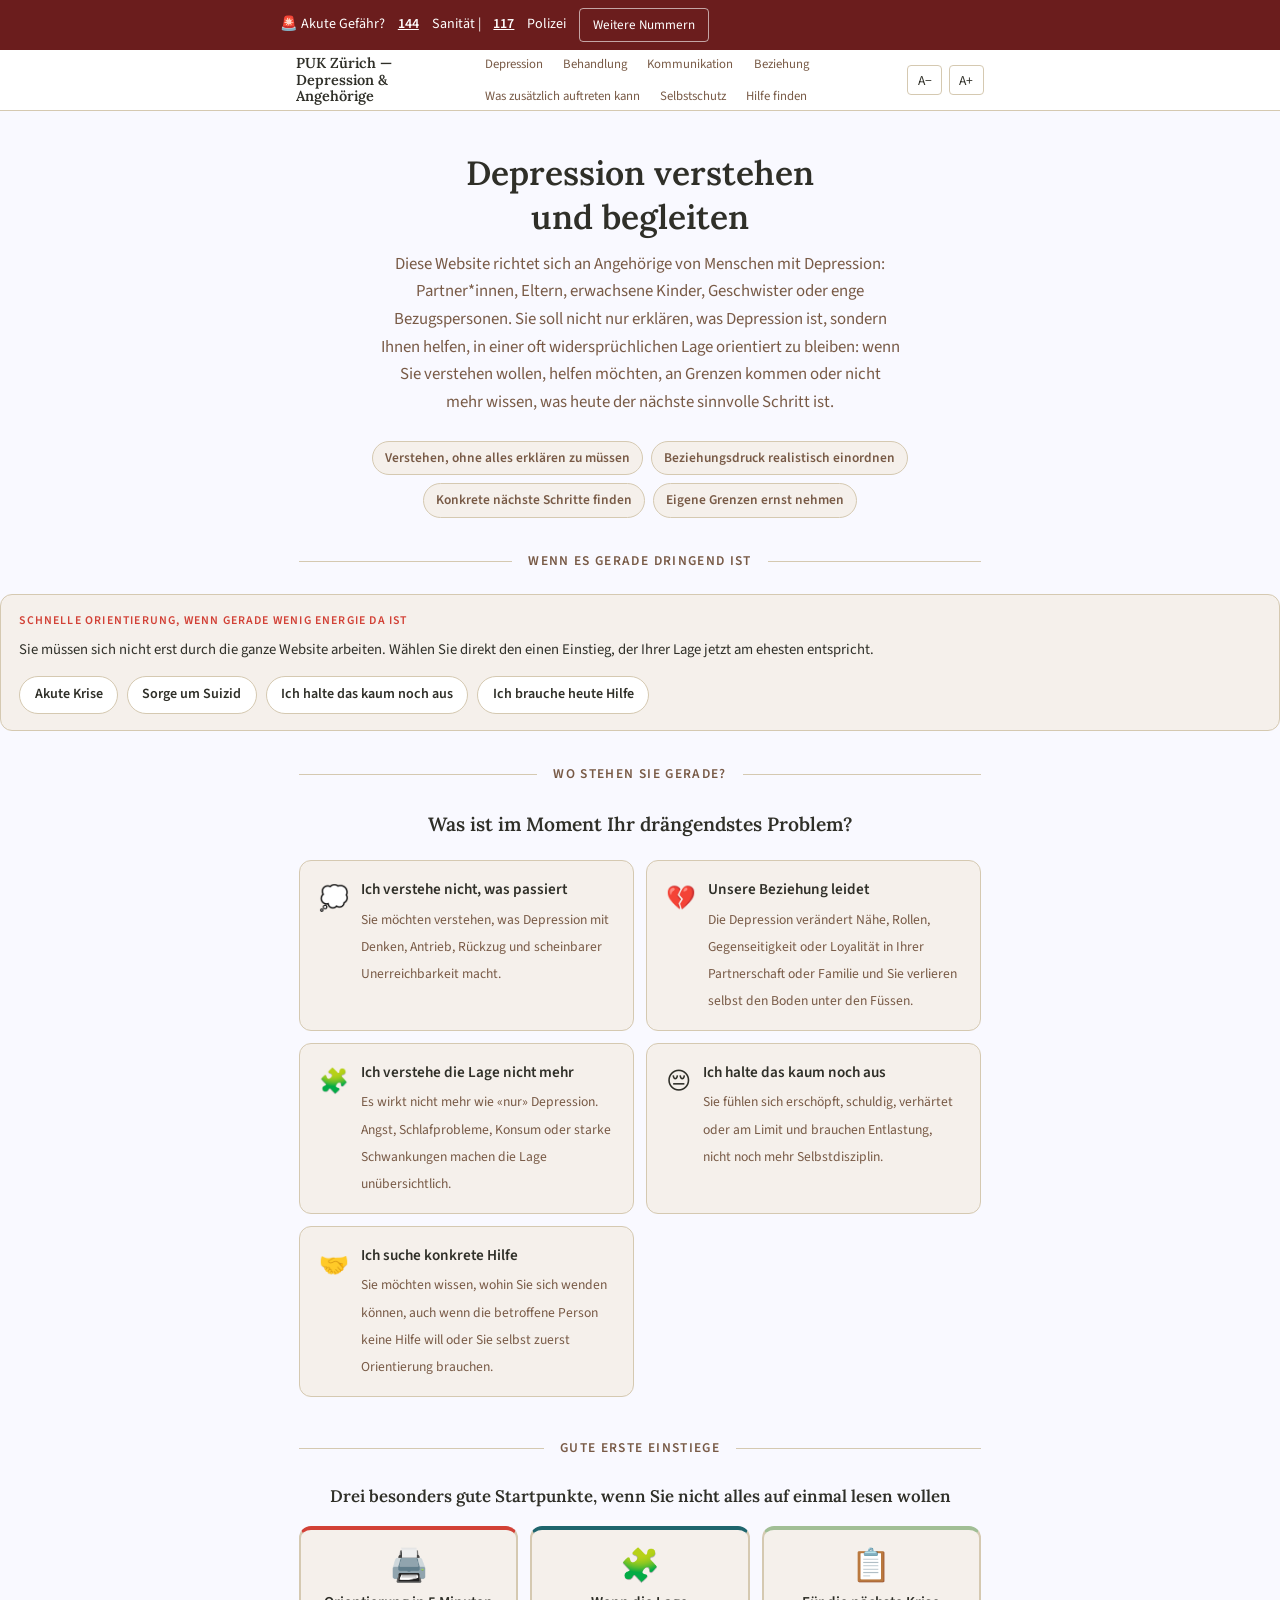
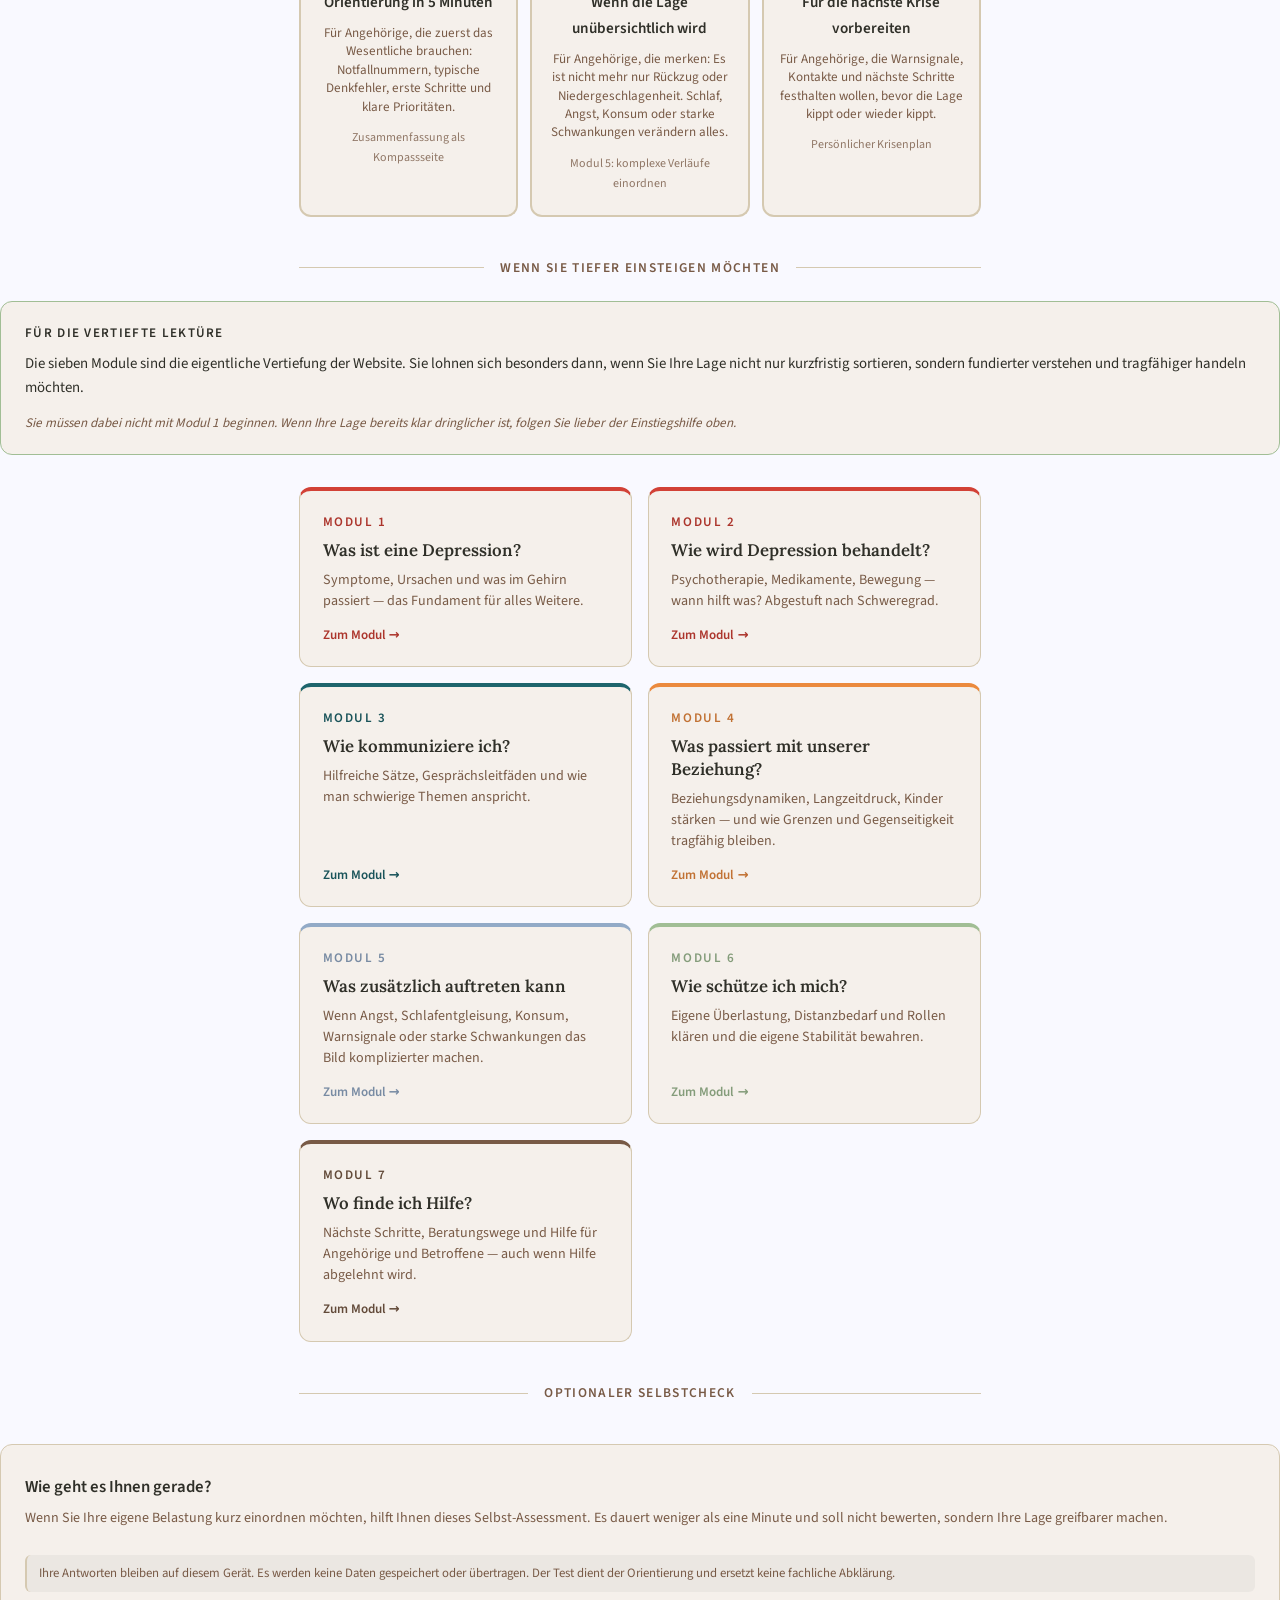
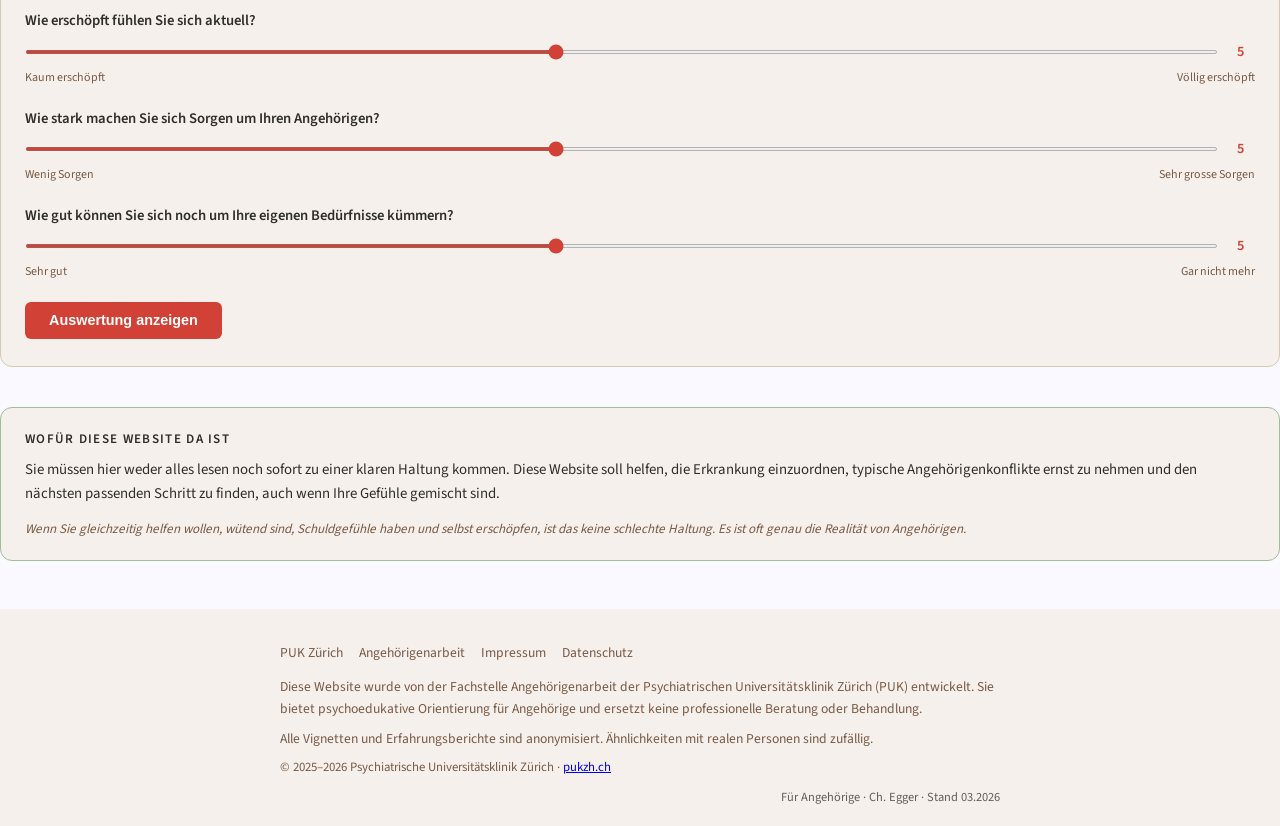
<file: index.html>
<!DOCTYPE html>
<html lang="de">
<head>
    <meta charset="UTF-8">
    <meta name="viewport" content="width=device-width, initial-scale=1.0">
    <title>Depression verstehen und begleiten | PUK Zürich</title>
    <meta name="description" content="Orientierung für Angehörige von Menschen mit Depression: verstehen, Beziehung einordnen, sich schützen und konkrete Hilfe finden — von der PUK Zürich.">
    <meta property="og:title" content="Depression verstehen und begleiten | PUK Zürich">
    <meta property="og:description" content="Orientierung für Angehörige von Menschen mit Depression: verstehen, Beziehung einordnen, sich schützen und konkrete Hilfe finden — von der PUK Zürich.">
    <meta property="og:site_name" content="PUK Zürich – Fachstelle Angehörigenarbeit">
    <meta property="og:locale" content="de_CH">
    <meta property="og:type" content="website">
    <link rel="canonical" href="https://puk-depression-angehoerige.netlify.app/">
    <meta property="og:url" content="https://puk-depression-angehoerige.netlify.app/">
    <meta property="og:image" content="https://puk-depression-angehoerige.netlify.app/og-image.png">
    <meta name="theme-color" content="#F9F9FF" media="(prefers-color-scheme: light)">
    <meta name="theme-color" content="#00293C" media="(prefers-color-scheme: dark)">
    <link rel="icon" href="data:image/svg+xml,<svg xmlns=%22http://www.w3.org/2000/svg%22 viewBox=%220 0 100 100%22><text y=%22.9em%22 font-size=%2290%22>🤝</text></svg>">
    <link rel="preload" as="font" href="fonts/lora-v37-latin-regular.woff2" crossorigin>
    <link rel="preload" as="font" href="fonts/source-sans-3-v19-latin-regular.woff2" crossorigin>
    <link rel="stylesheet" href="style.css">
    <style>
        @font-face { font-family:'Lora'; font-style:normal; font-weight:400; font-display:swap; src:url('fonts/lora-v37-latin-regular.woff2') format('woff2'); }
        @font-face { font-family:'Lora'; font-style:normal; font-weight:600; font-display:swap; src:url('fonts/lora-v37-latin-600.woff2') format('woff2'); }
        @font-face { font-family:'Source Sans 3'; font-style:normal; font-weight:400; font-display:swap; src:url('fonts/source-sans-3-v19-latin-regular.woff2') format('woff2'); }
        @font-face { font-family:'Source Sans 3'; font-style:normal; font-weight:600; font-display:swap; src:url('fonts/source-sans-3-v19-latin-600.woff2') format('woff2'); }
    </style>
</head>
<body>
<a href="#main-content" class="skip-link">Zum Inhalt springen</a>

<div class="notfall-banner" aria-label="Notfall-Informationen" role="region">
    <div class="notfall-banner-inner">
        <span>🚨 Akute Gefahr?</span>
        <a href="tel:144" style="color:#fff;font-weight:600;margin:0 .5rem;">144</a> Sanität |
        <a href="tel:117" style="color:#fff;font-weight:600;margin:0 .5rem;">117</a> Polizei
        <details class="notfall-details-wrap">
            <summary>Weitere Nummern</summary>
            <div class="notfall-extra">
                <p><strong>Ärztlicher Notfalldienst (24h):</strong></p>
                <p>Ärztefon — Ärztlicher Notfalldienst Kt. Zürich: <a href="tel:0800336655">0800 33 66 55</a></p>
                <p style="margin-top:.5rem;"><strong>Krisengespräch / emotionale Unterstützung:</strong></p>
                <p>Dargebotene Hand: <a href="tel:143">143</a> (24h, anonym, kostenlos)</p>
                <p style="margin-top:.5rem;"><strong>PUK Zürich — Anmeldung &amp; Beratung:</strong></p>
                <p>Kinder &amp; Jugendliche: <a href="tel:+41583846666">058 384 66 66</a></p>
                <p>Erwachsene (ab 18): <a href="tel:+41583842000">058 384 20 00</a></p>
                <p>Erwachsene (ab 65): <a href="tel:+41583844682">058 384 46 82</a></p>
                <p style="margin-top:.75rem;"><strong>Sorgen um Suizid?</strong> Wenn Sie befürchten, dass sich Ihr Angehöriger etwas antun könnte: <a href="m2.html#m2-3" style="color:#fff;text-decoration:underline;">Lesen Sie, wie Sie das Thema ansprechen können →</a></p>
                <p style="margin-top:.5rem;font-size:.82rem;color:rgba(255,255,255,.85);">Sie können einfach sagen: «Ich bin Angehörige*r und ich mache mir Sorgen um jemanden.» Mehr müssen Sie im ersten Moment nicht wissen.</p>
            </div>
        </details>
    </div>
</div>


<nav class="main-nav" aria-label="Hauptnavigation">
    <div class="nav-inner">
        <a href="index.html" class="nav-logo">PUK Zürich — Depression &amp; Angehörige</a>
        <ul class="nav-links" role="list">
            <li><a href="m1.html">Depression</a></li>
<li><a href="m1b.html">Behandlung</a></li>
<li><a href="m2.html">Kommunikation</a></li>
<li><a href="m3.html">Beziehung</a></li>
<li><a href="m4.html">Was zusätzlich auftreten kann</a></li>
<li><a href="m5.html">Selbstschutz</a></li>
<li><a href="m6.html">Hilfe finden</a></li>

        </ul>
        <div class="nav-controls">
            <button class="font-toggle" id="font-smaller" aria-label="A− Schrift kleiner" title="Schrift kleiner">A−</button>
            <button class="font-toggle" id="font-larger" aria-label="A+ Schrift grösser" title="Schrift grösser">A+</button>
        </div>
        <button class="hamburger" id="hamburger-btn" aria-label="Navigation öffnen" aria-expanded="false" aria-controls="mobile-menu">
            <span></span><span></span><span></span>
        </button>
    </div>
    <div class="mobile-menu" id="mobile-menu" aria-hidden="true">
        <ul role="list">
            <li><a href="index.html">Startseite</a></li>
            <li><a href="m1.html">Depression</a></li><li><a href="m1b.html">Behandlung</a></li><li><a href="m2.html">Kommunikation</a></li><li><a href="m3.html">Beziehung</a></li><li><a href="m4.html">Was zusätzlich auftreten kann</a></li><li><a href="m5.html">Selbstschutz</a></li><li><a href="m6.html">Hilfe finden</a></li>
        </ul>
    </div>
</nav>
<main id="main-content">
<div class="home-hero">
    <h1>Depression verstehen<br>und begleiten</h1>
    <p class="subtitle">Diese Website richtet sich an Angehörige von Menschen mit Depression: Partner*innen, Eltern, erwachsene Kinder, Geschwister oder enge Bezugspersonen. Sie soll nicht nur erklären, was Depression ist, sondern Ihnen helfen, in einer oft widersprüchlichen Lage orientiert zu bleiben: wenn Sie verstehen wollen, helfen möchten, an Grenzen kommen oder nicht mehr wissen, was heute der nächste sinnvolle Schritt ist.</p>
    <div class="hero-tags" aria-label="Wofür diese Website gedacht ist">
        <span class="hero-tag">Verstehen, ohne alles erklären zu müssen</span>
        <span class="hero-tag">Beziehungsdruck realistisch einordnen</span>
        <span class="hero-tag">Konkrete nächste Schritte finden</span>
        <span class="hero-tag">Eigene Grenzen ernst nehmen</span>
    </div>
</div>

<div class="section-divider">
    <span class="section-divider-line"></span>
    <span class="section-divider-label">Wenn es gerade dringend ist</span>
    <span class="section-divider-line"></span>
</div>
<div class="quick-choice" aria-label="Sofortige Orientierung">
    <p class="quick-choice-title">Schnelle Orientierung, wenn gerade wenig Energie da ist</p>
    <p class="quick-choice-intro">Sie müssen sich nicht erst durch die ganze Website arbeiten. Wählen Sie direkt den einen Einstieg, der Ihrer Lage jetzt am ehesten entspricht.</p>
    <div class="quick-choice-links">
        <a href="m6.html#m6-1" class="quick-choice-link">Akute Krise</a>
        <a href="m2.html#m2-3" class="quick-choice-link">Sorge um Suizid</a>
        <a href="m5.html" class="quick-choice-link">Ich halte das kaum noch aus</a>
        <a href="m6.html#m6-2" class="quick-choice-link">Ich brauche heute Hilfe</a>
    </div>
</div>

<div class="section-divider">
    <span class="section-divider-line"></span>
    <span class="section-divider-label">Wo stehen Sie gerade?</span>
    <span class="section-divider-line"></span>
</div>
<div class="triage" role="navigation" aria-label="Einstiegshilfe">
    <p class="triage-question">Was ist im Moment Ihr drängendstes Problem?</p>
    <div class="triage-options">
        <a href="m1.html" class="triage-option">
            <span class="triage-emoji" aria-hidden="true">💭</span>
            <div>
                <span class="triage-label">Ich verstehe nicht, was passiert</span>
                <span class="triage-desc">Sie möchten verstehen, was Depression mit Denken, Antrieb, Rückzug und scheinbarer Unerreichbarkeit macht.</span>
            </div>
        </a>
        <a href="m3.html" class="triage-option">
            <span class="triage-emoji" aria-hidden="true">💔</span>
            <div>
                <span class="triage-label">Unsere Beziehung leidet</span>
                <span class="triage-desc">Die Depression verändert Nähe, Rollen, Gegenseitigkeit oder Loyalität in Ihrer Partnerschaft oder Familie und Sie verlieren selbst den Boden unter den Füssen.</span>
            </div>
        </a>
        <a href="m4.html" class="triage-option">
            <span class="triage-emoji" aria-hidden="true">🧩</span>
            <div>
                <span class="triage-label">Ich verstehe die Lage nicht mehr</span>
                <span class="triage-desc">Es wirkt nicht mehr wie «nur» Depression. Angst, Schlafprobleme, Konsum oder starke Schwankungen machen die Lage unübersichtlich.</span>
            </div>
        </a>
        <a href="m5.html" class="triage-option">
            <span class="triage-emoji" aria-hidden="true">😔</span>
            <div>
                <span class="triage-label">Ich halte das kaum noch aus</span>
                <span class="triage-desc">Sie fühlen sich erschöpft, schuldig, verhärtet oder am Limit und brauchen Entlastung, nicht noch mehr Selbstdisziplin.</span>
            </div>
        </a>
        <a href="m6.html" class="triage-option">
            <span class="triage-emoji" aria-hidden="true">🤝</span>
            <div>
                <span class="triage-label">Ich suche konkrete Hilfe</span>
                <span class="triage-desc">Sie möchten wissen, wohin Sie sich wenden können, auch wenn die betroffene Person keine Hilfe will oder Sie selbst zuerst Orientierung brauchen.</span>
            </div>
        </a>
    </div>
</div>

<div class="section-divider" style="margin-top:2.5rem;">
    <span class="section-divider-line"></span>
    <span class="section-divider-label">Gute erste Einstiege</span>
    <span class="section-divider-line"></span>
</div>

<div class="navigator" aria-label="Hauptwege durch die Website">
    <p class="navigator-title">Drei besonders gute Startpunkte, wenn Sie nicht alles auf einmal lesen wollen</p>
    <div class="navigator-cards">
        <a href="zusammenfassung.html" class="navigator-card navigator-card--verstehen">
            <span class="navigator-icon" aria-hidden="true">🖨️</span>
            <span class="navigator-label">Orientierung in 5 Minuten</span>
            <span class="navigator-sub">Für Angehörige, die zuerst das Wesentliche brauchen: Notfallnummern, typische Denkfehler, erste Schritte und klare Prioritäten.</span>
            <span class="navigator-modules">Zusammenfassung als Kompassseite</span>
        </a>
        <a href="m4.html" class="navigator-card navigator-card--handeln">
            <span class="navigator-icon" aria-hidden="true">🧩</span>
            <span class="navigator-label">Wenn die Lage unübersichtlich wird</span>
            <span class="navigator-sub">Für Angehörige, die merken: Es ist nicht mehr nur Rückzug oder Niedergeschlagenheit. Schlaf, Angst, Konsum oder starke Schwankungen verändern alles.</span>
            <span class="navigator-modules">Modul 5: komplexe Verläufe einordnen</span>
        </a>
        <a href="krisenplan.html" class="navigator-card navigator-card--schuetzen">
            <span class="navigator-icon" aria-hidden="true">📋</span>
            <span class="navigator-label">Für die nächste Krise vorbereiten</span>
            <span class="navigator-sub">Für Angehörige, die Warnsignale, Kontakte und nächste Schritte festhalten wollen, bevor die Lage kippt oder wieder kippt.</span>
            <span class="navigator-modules">Persönlicher Krisenplan</span>
        </a>
    </div>
</div>

<div class="section-divider" style="margin-top:2.5rem;">
    <span class="section-divider-line"></span>
    <span class="section-divider-label">Wenn Sie tiefer einsteigen möchten</span>
    <span class="section-divider-line"></span>
</div>

<div class="call-helper" style="margin-top:0;">
    <p class="call-helper-label">Für die vertiefte Lektüre</p>
    <p class="call-helper-intro">Die sieben Module sind die eigentliche Vertiefung der Website. Sie lohnen sich besonders dann, wenn Sie Ihre Lage nicht nur kurzfristig sortieren, sondern fundierter verstehen und tragfähiger handeln möchten.</p>
    <p class="call-helper-note">Sie müssen dabei nicht mit Modul 1 beginnen. Wenn Ihre Lage bereits klar dringlicher ist, folgen Sie lieber der Einstiegshilfe oben.</p>
</div>

<div class="module-grid">
    <a href="m1.html" class="module-card" style="--card-color:#D24136">
        <span class="module-card-num">Modul 1</span>
        <span class="module-card-title">Was ist eine Depression?</span>
        <span class="module-card-desc">Symptome, Ursachen und was im Gehirn passiert — das Fundament für alles Weitere.</span>
        <span class="module-card-arrow">Zum Modul &rarr;</span>
    </a>
    <a href="m1b.html" class="module-card" style="--card-color:#D24136">
        <span class="module-card-num">Modul 2</span>
        <span class="module-card-title">Wie wird Depression behandelt?</span>
        <span class="module-card-desc">Psychotherapie, Medikamente, Bewegung — wann hilft was? Abgestuft nach Schweregrad.</span>
        <span class="module-card-arrow">Zum Modul &rarr;</span>
    </a>
    <a href="m2.html" class="module-card" style="--card-color:#1E656D">
        <span class="module-card-num">Modul 3</span>
        <span class="module-card-title">Wie kommuniziere ich?</span>
        <span class="module-card-desc">Hilfreiche Sätze, Gesprächsleitfäden und wie man schwierige Themen anspricht.</span>
        <span class="module-card-arrow">Zum Modul &rarr;</span>
    </a>
    <a href="m3.html" class="module-card" style="--card-color:#EB8A3E">
        <span class="module-card-num">Modul 4</span>
        <span class="module-card-title">Was passiert mit unserer Beziehung?</span>
        <span class="module-card-desc">Beziehungsdynamiken, Langzeitdruck, Kinder stärken — und wie Grenzen und Gegenseitigkeit tragfähig bleiben.</span>
        <span class="module-card-arrow">Zum Modul &rarr;</span>
    </a>
    <a href="m4.html" class="module-card" style="--card-color:#92AAC7">
        <span class="module-card-num">Modul 5</span>
        <span class="module-card-title">Was zusätzlich auftreten kann</span>
        <span class="module-card-desc">Wenn Angst, Schlafentgleisung, Konsum, Warnsignale oder starke Schwankungen das Bild komplizierter machen.</span>
        <span class="module-card-arrow">Zum Modul &rarr;</span>
    </a>
    <a href="m5.html" class="module-card" style="--card-color:#A1BE95">
        <span class="module-card-num">Modul 6</span>
        <span class="module-card-title">Wie schütze ich mich?</span>
        <span class="module-card-desc">Eigene Überlastung, Distanzbedarf und Rollen klären und die eigene Stabilität bewahren.</span>
        <span class="module-card-arrow">Zum Modul &rarr;</span>
    </a>
    <a href="m6.html" class="module-card" style="--card-color:#785A46">
        <span class="module-card-num">Modul 7</span>
        <span class="module-card-title">Wo finde ich Hilfe?</span>
        <span class="module-card-desc">Nächste Schritte, Beratungswege und Hilfe für Angehörige und Betroffene — auch wenn Hilfe abgelehnt wird.</span>
        <span class="module-card-arrow">Zum Modul &rarr;</span>
    </a>
</div>

<div class="section-divider" style="margin-top:2.5rem;">
    <span class="section-divider-line"></span>
    <span class="section-divider-label">Optionaler Selbstcheck</span>
    <span class="section-divider-line"></span>
</div>
    <div class="barometer">
        <p class="barometer-title">Wie geht es Ihnen gerade?</p>
        <p class="barometer-subtitle">Wenn Sie Ihre eigene Belastung kurz einordnen möchten, hilft Ihnen dieses Selbst-Assessment. Es dauert weniger als eine Minute und soll nicht bewerten, sondern Ihre Lage greifbarer machen.</p>
        <p class="barometer-privacy">Ihre Antworten bleiben auf diesem Gerät. Es werden keine Daten gespeichert oder übertragen. Der Test dient der Orientierung und ersetzt keine fachliche Abklärung.</p>
        <form id="barometer-form">
            <div class="barometer-items">
                <div class="barometer-item">
                    <label for="bar1">Wie erschöpft fühlen Sie sich aktuell?</label>
                    <div class="barometer-scale">
                        <input type="range" id="bar1" min="1" max="10" value="5">
                        <span class="barometer-val">5</span>
                    </div>
                    <div class="barometer-labels"><span>Kaum erschöpft</span><span>Völlig erschöpft</span></div>
                </div>
                <div class="barometer-item">
                    <label for="bar2">Wie stark machen Sie sich Sorgen um Ihren Angehörigen?</label>
                    <div class="barometer-scale">
                        <input type="range" id="bar2" min="1" max="10" value="5">
                        <span class="barometer-val">5</span>
                    </div>
                    <div class="barometer-labels"><span>Wenig Sorgen</span><span>Sehr grosse Sorgen</span></div>
                </div>
                <div class="barometer-item">
                    <label for="bar3">Wie gut können Sie sich noch um Ihre eigenen Bedürfnisse kümmern?</label>
                    <div class="barometer-scale">
                        <input type="range" id="bar3" min="1" max="10" value="5">
                        <span class="barometer-val">5</span>
                    </div>
                    <div class="barometer-labels"><span>Sehr gut</span><span>Gar nicht mehr</span></div>
                </div>
            </div>
            <div class="barometer-result" id="barometer-result"></div>
            <button class="barometer-submit" id="barometer-submit-btn">Auswertung anzeigen</button>
            <button class="barometer-reset" id="barometer-reset-btn" aria-label="Assessment zurücksetzen">↺ Nochmal ausfüllen</button>
        </form>
    </div>

    <div class="call-helper" style="margin-top:2rem;">
        <p class="call-helper-label">Wofür diese Website da ist</p>
        <p class="call-helper-intro">Sie müssen hier weder alles lesen noch sofort zu einer klaren Haltung kommen. Diese Website soll helfen, die Erkrankung einzuordnen, typische Angehörigenkonflikte ernst zu nehmen und den nächsten passenden Schritt zu finden, auch wenn Ihre Gefühle gemischt sind.</p>
        <p class="call-helper-note">Wenn Sie gleichzeitig helfen wollen, wütend sind, Schuldgefühle haben und selbst erschöpfen, ist das keine schlechte Haltung. Es ist oft genau die Realität von Angehörigen.</p>
    </div>

</main>
<footer>
    <div class="footer-inner">
        <div class="footer-links">
            <a href="https://www.pukzh.ch" target="_blank" rel="noopener">PUK Zürich</a>
            <a href="https://www.pukzh.ch/patienten-angehoerige/informationen-fuer-angehoerige/" target="_blank" rel="noopener">Angehörigenarbeit</a>
            <a href="https://www.pukzh.ch/impressum" target="_blank" rel="noopener">Impressum</a>
            <a href="https://www.pukzh.ch/toolbox/datenschutzerklaerung/" target="_blank" rel="noopener">Datenschutz</a>
        </div>
        <p>Diese Website wurde von der Fachstelle Angehörigenarbeit der Psychiatrischen Universitätsklinik Zürich (PUK) entwickelt. Sie bietet psychoedukative Orientierung für Angehörige und ersetzt keine professionelle Beratung oder Behandlung.</p>
        <p style="margin-top:.5rem;">Alle Vignetten und Erfahrungsberichte sind anonymisiert. Ähnlichkeiten mit realen Personen sind zufällig.</p>
        <p style="margin-top:.5rem;font-size:.8rem;">© 2025–2026 Psychiatrische Universitätsklinik Zürich · <a href="https://www.pukzh.ch" target="_blank" rel="noopener">pukzh.ch</a></p>
        <div class="footer-meta">Für Angehörige · Ch. Egger · Stand 03.2026</div>
    </div>
</footer>

    <button id="back-to-top" aria-label="Nach oben scrollen" aria-hidden="true">&#8593;</button>
    <script src="app.js" defer></script>
</body>
</html>
</file>
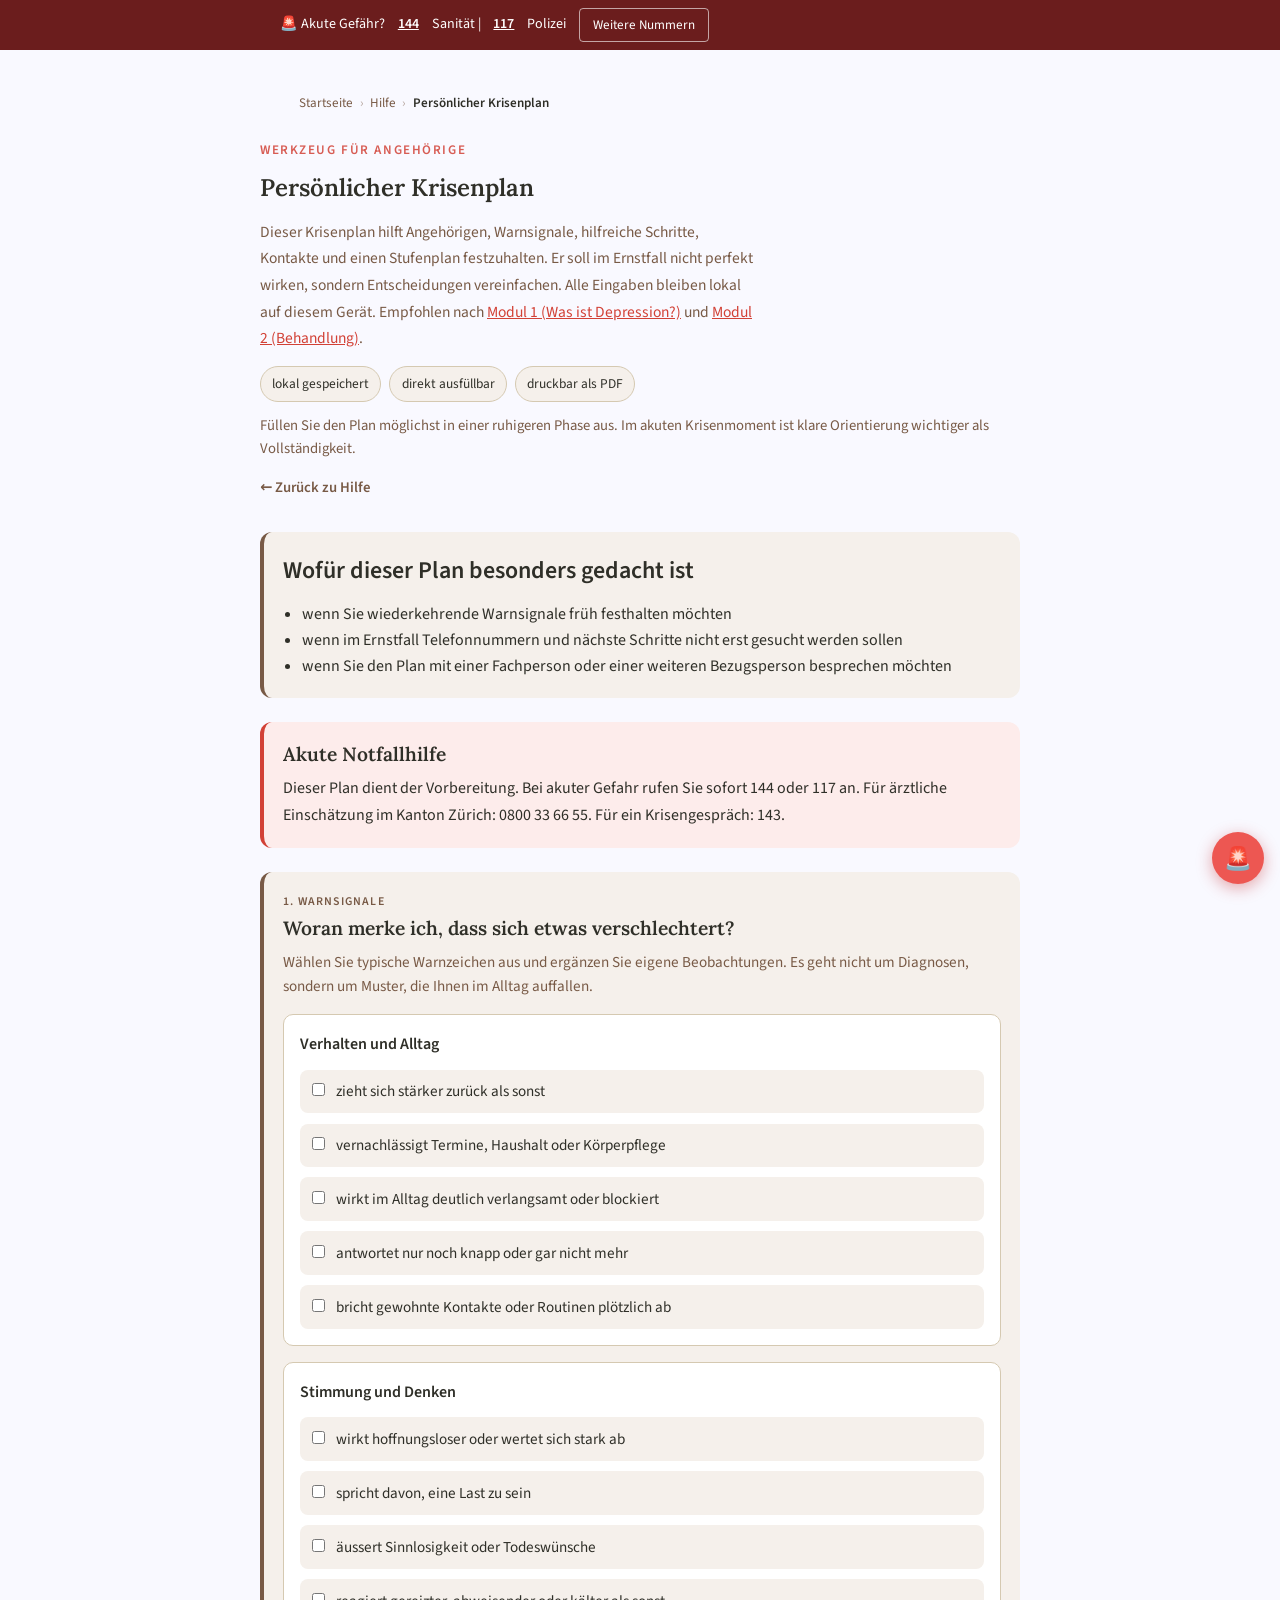
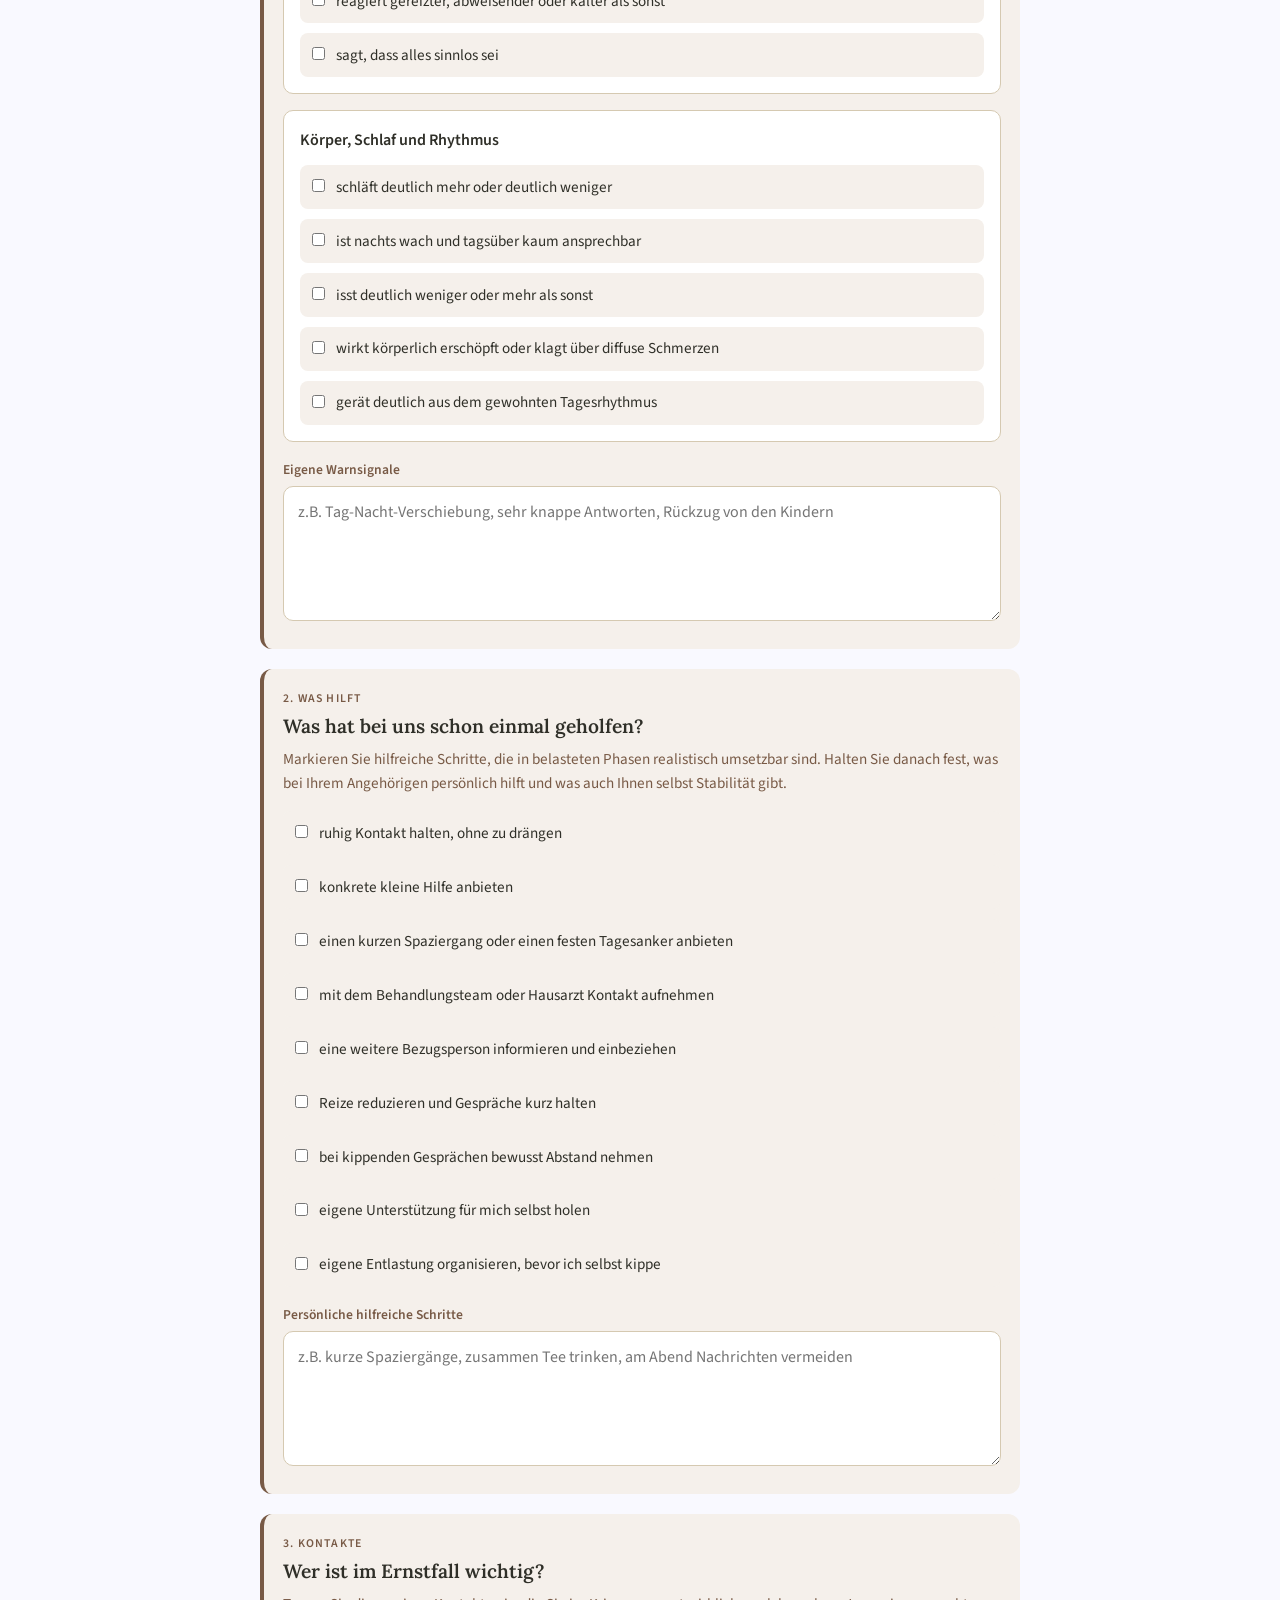
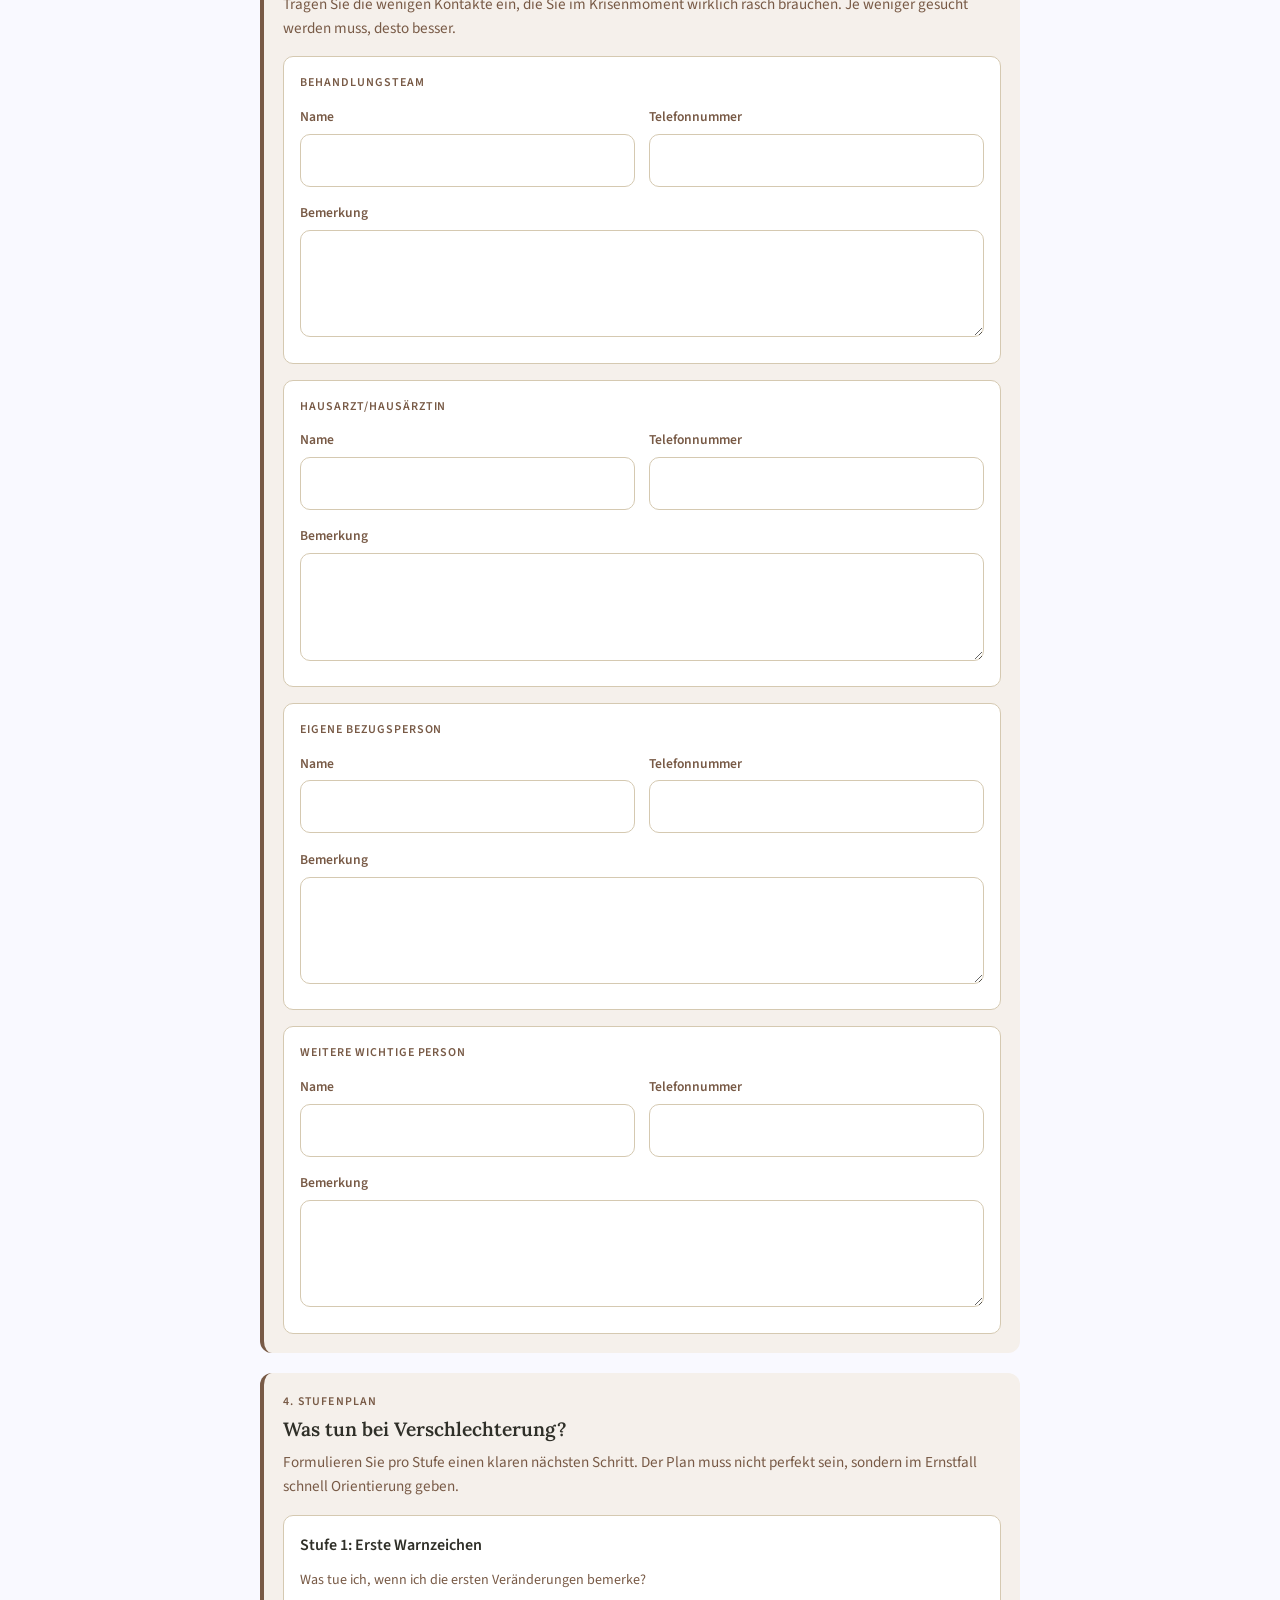
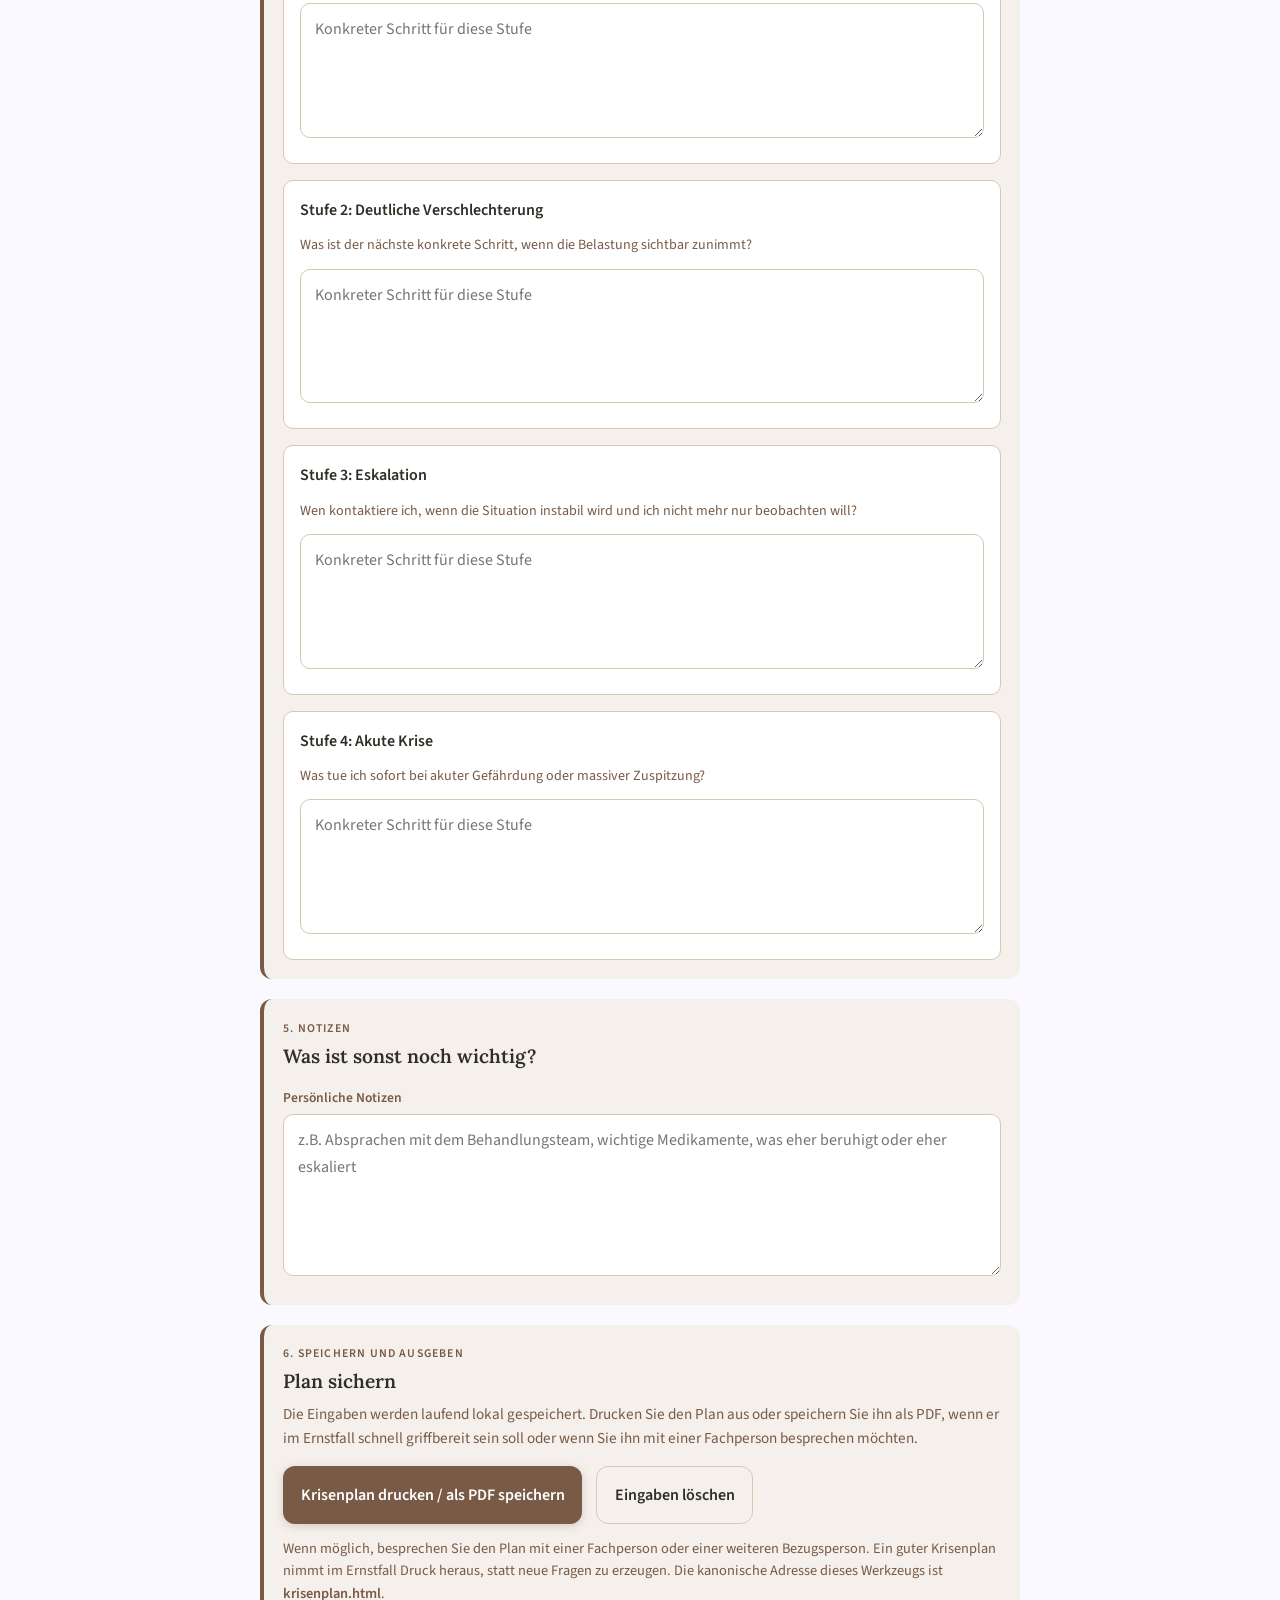
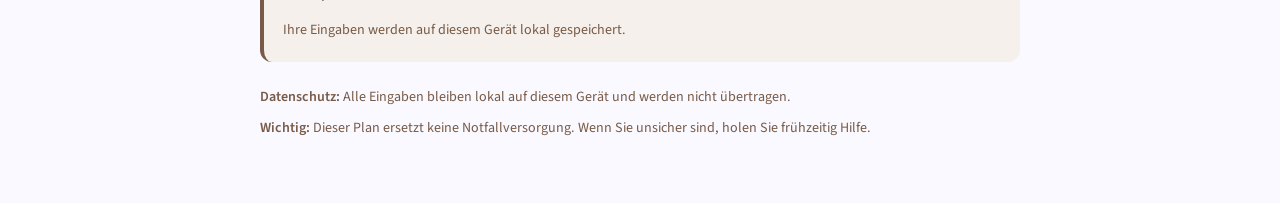
<file: krisenplan-v2.html>
<!DOCTYPE html>
<html lang="de">
<head>
    <meta charset="UTF-8">
    <meta http-equiv="refresh" content="0; url=krisenplan.html">
    <meta name="viewport" content="width=device-width, initial-scale=1.0">
    <meta name="robots" content="noindex">
    <title>Weiterleitung | Persönlicher Krisenplan</title>
    <link rel="canonical" href="https://puk-depression-angehoerige.netlify.app/krisenplan.html">
    <script>
        window.location.replace("krisenplan.html" + window.location.search + window.location.hash);
    </script>
</head>
<body>
<p>Die aktuelle Version des Krisenplans finden Sie unter <a href="krisenplan.html">krisenplan.html</a>.</p>
</body>
</html>
</file>
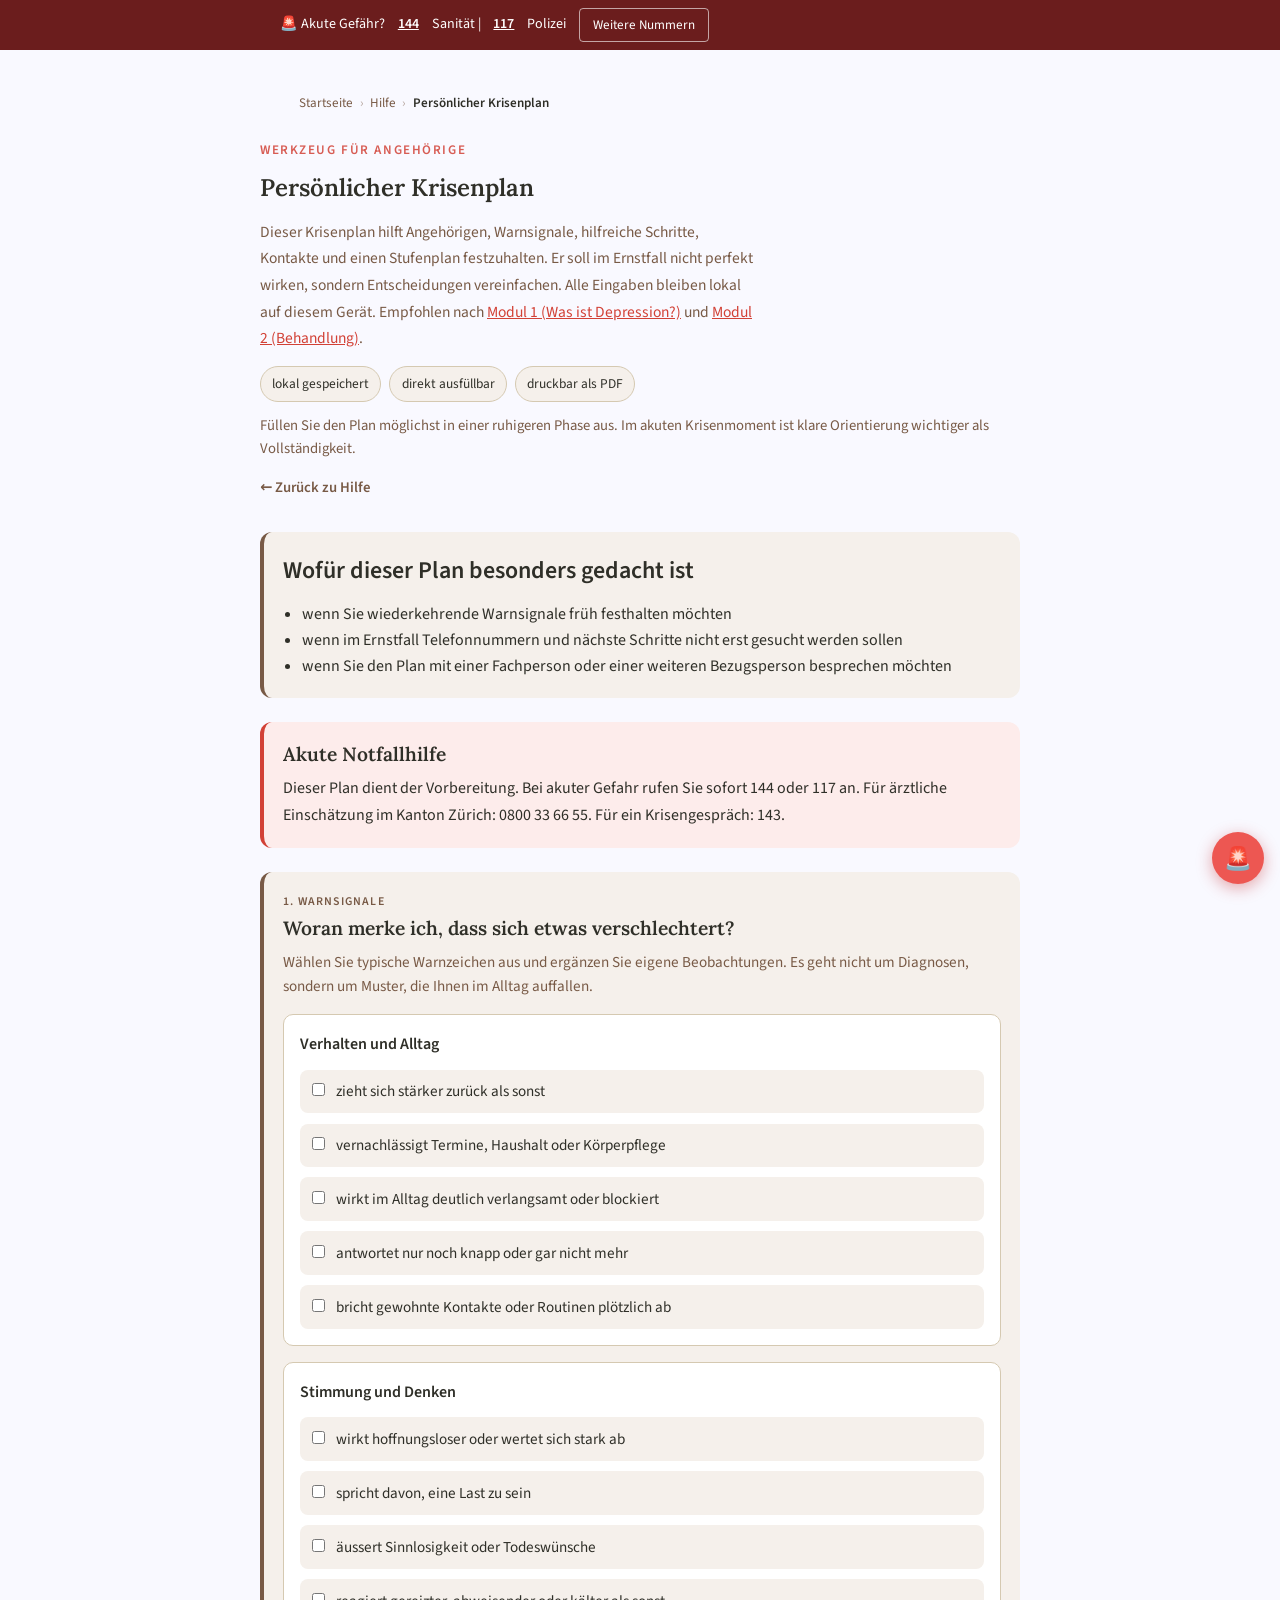
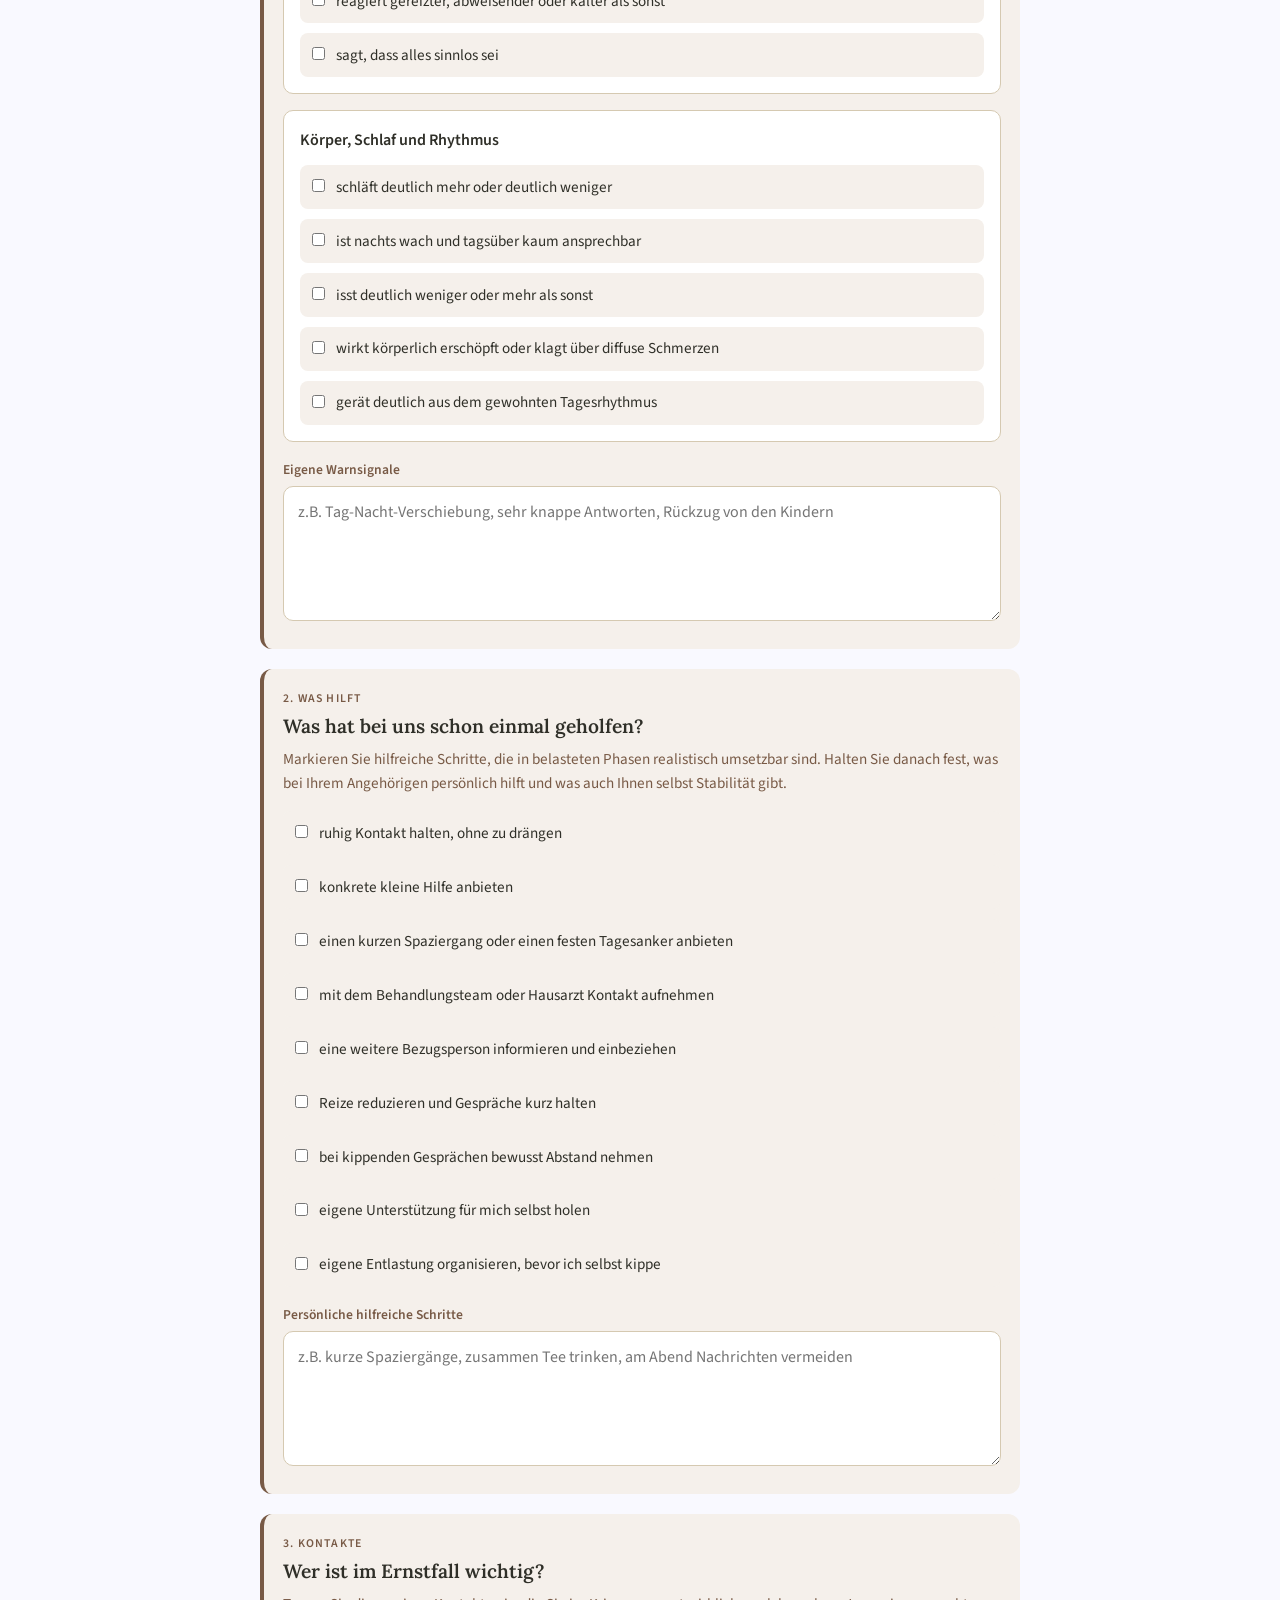
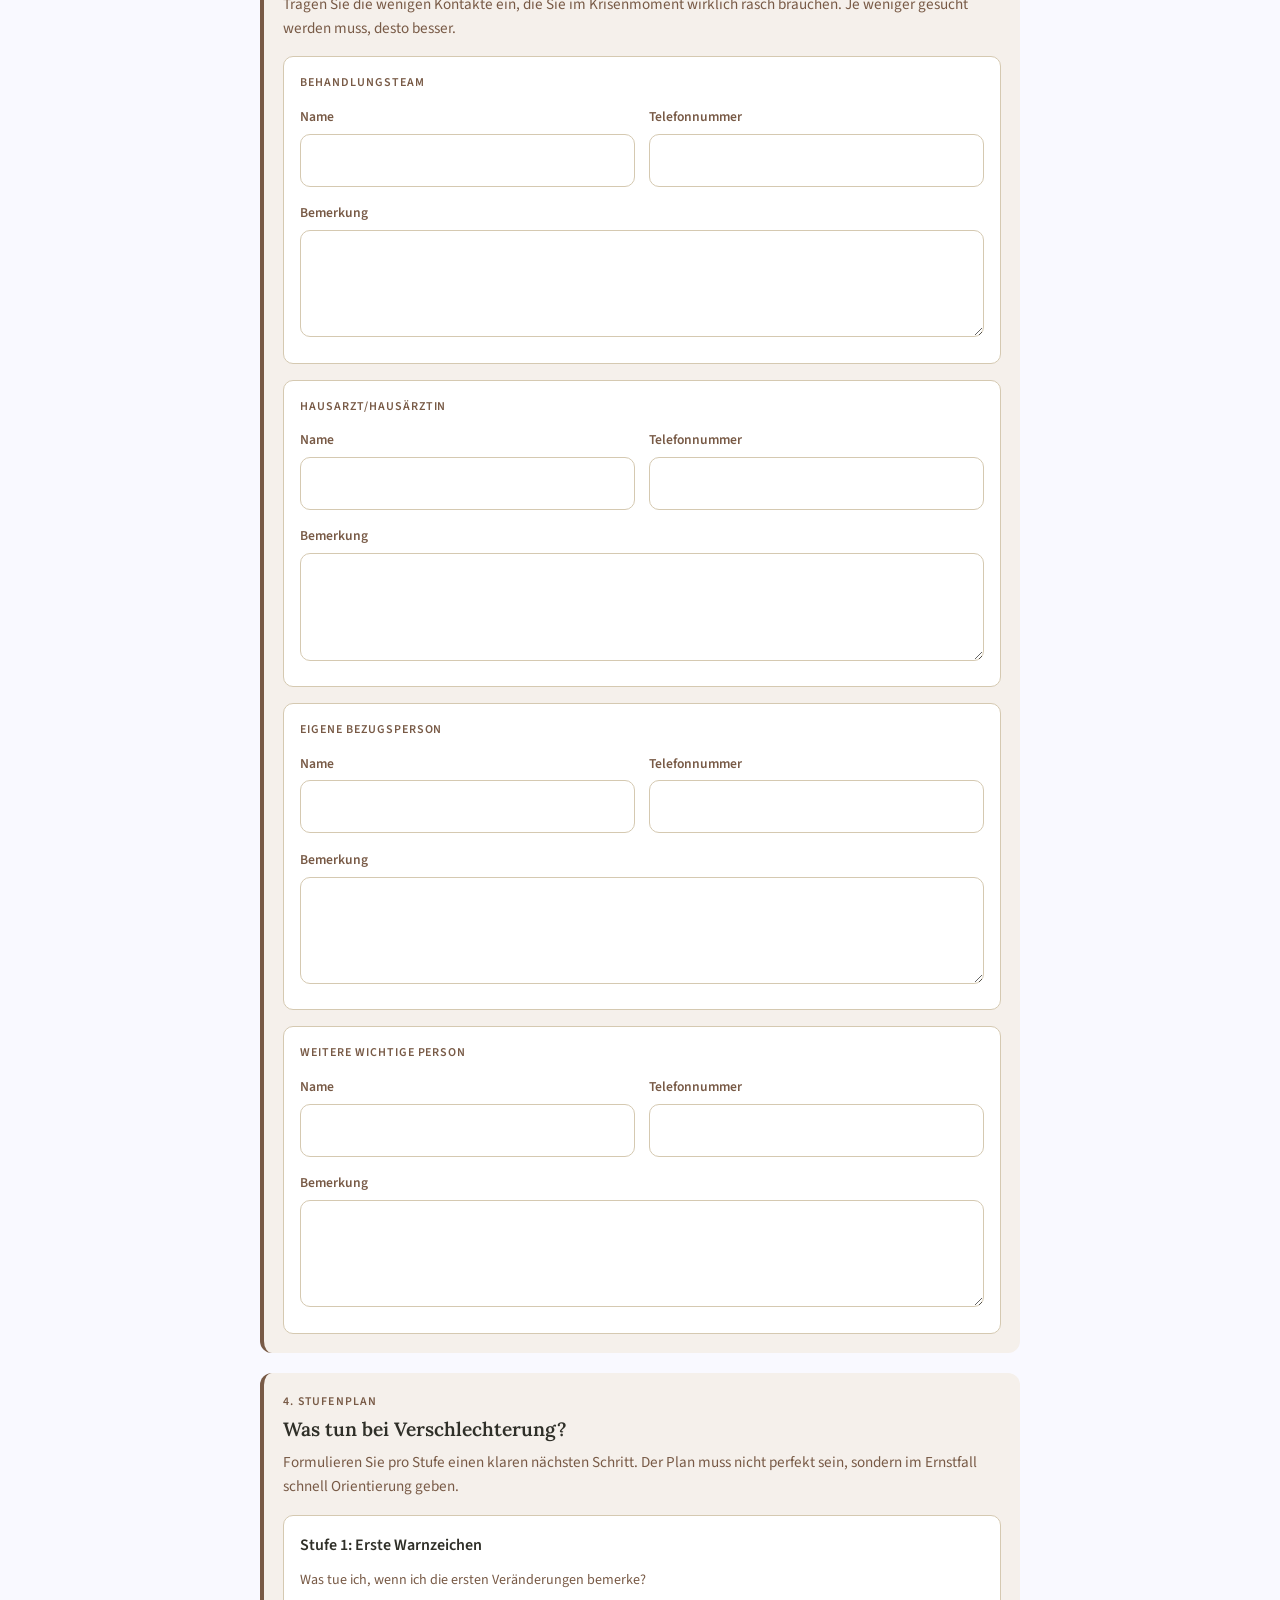
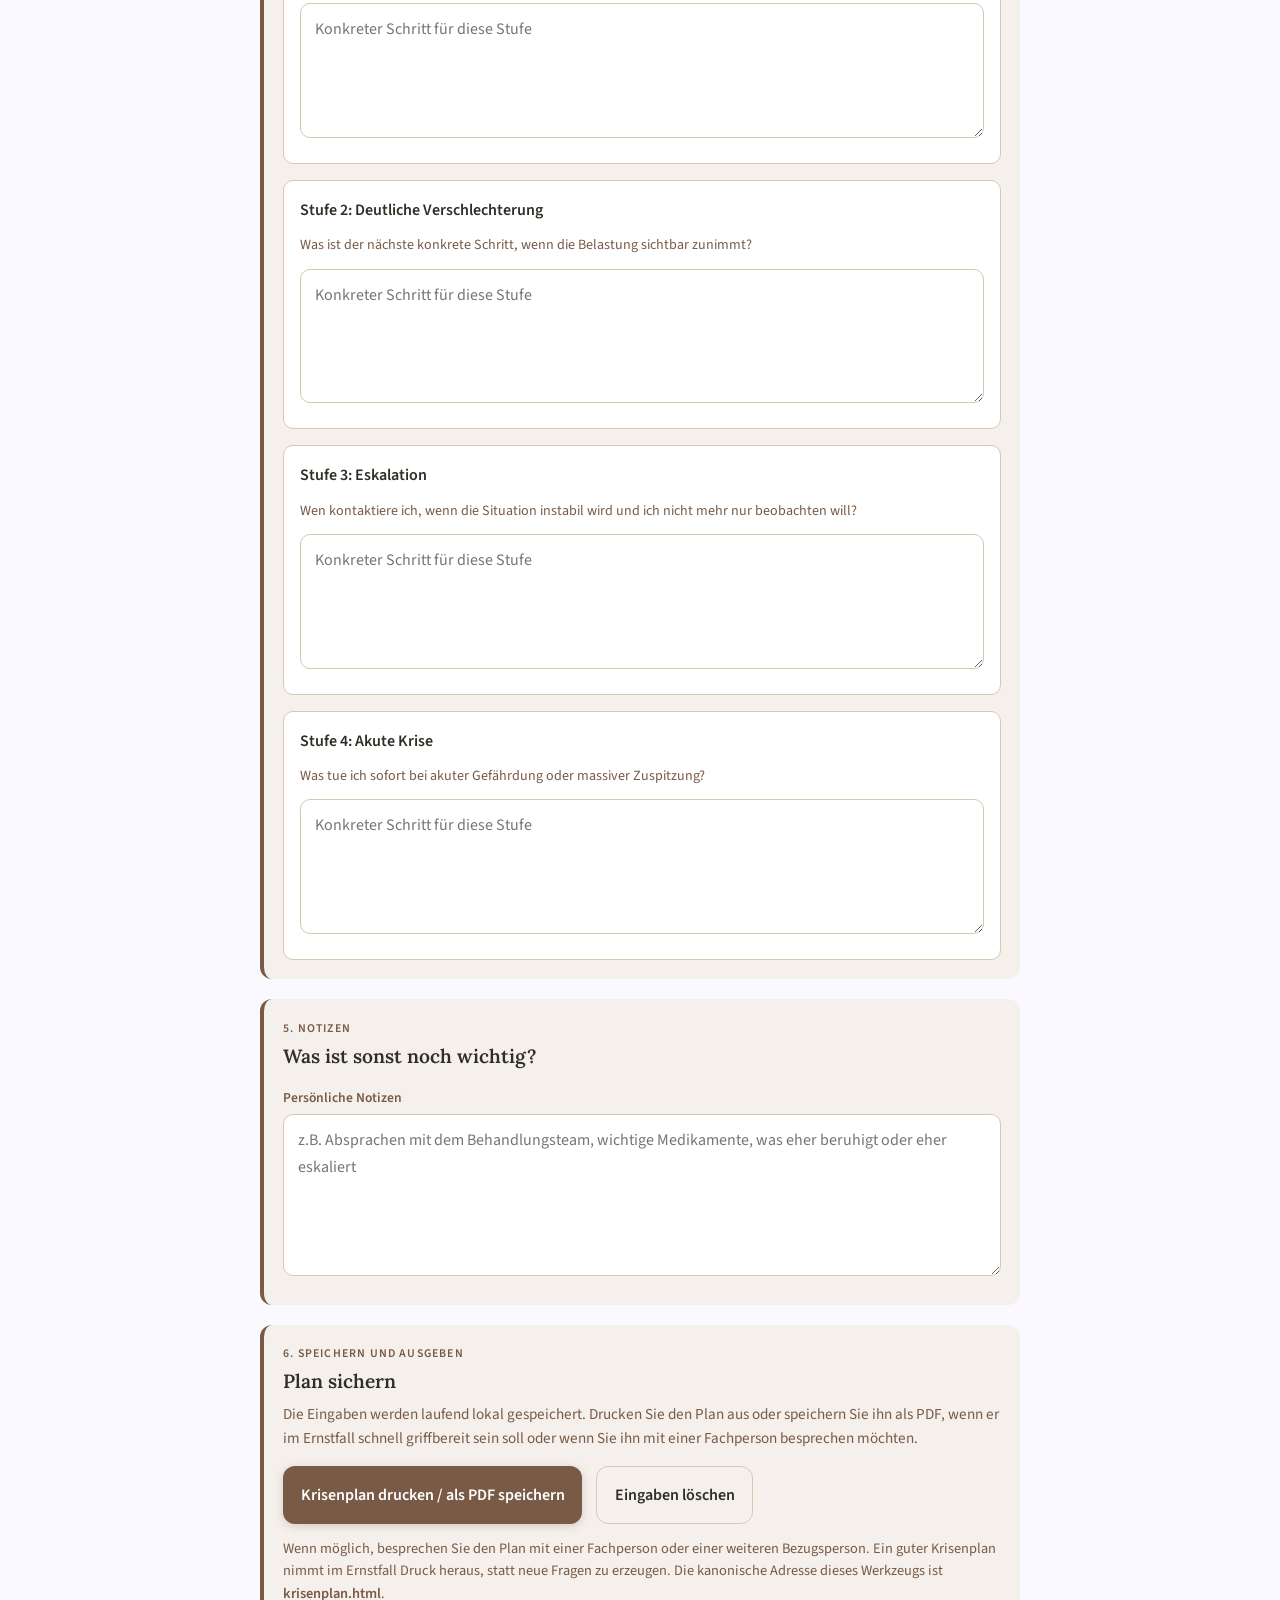
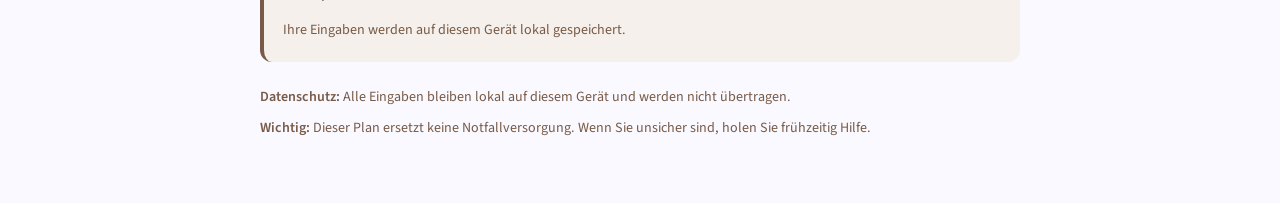
<file: krisenplan.html>
<!DOCTYPE html>
<html lang="de">
<head>
    <meta charset="UTF-8">
    <meta name="viewport" content="width=device-width, initial-scale=1.0">
    <title>Persönlicher Krisenplan | PUK Zürich</title>
    <meta name="description" content="Persönlicher Krisenplan für Angehörige von Menschen mit Depression: Warnsignale, hilfreiche Schritte, Kontakte und Stufenplan lokal speichern und drucken.">
    <link rel="canonical" href="https://puk-depression-angehoerige.netlify.app/krisenplan.html">
    <link rel="icon" href="favicon.svg" type="image/svg+xml">
    <link rel="preload" as="font" href="fonts/lora-v37-latin-regular.woff2" crossorigin="anonymous">
    <link rel="preload" as="font" href="fonts/source-sans-3-v19-latin-regular.woff2" crossorigin="anonymous">
    <link rel="stylesheet" href="style.css">
    <link rel="stylesheet" href="krisenplan-v2.css">
    <style>
        @font-face { font-family:'Lora'; font-style:normal; font-weight:400; font-display:swap; src:url('fonts/lora-v37-latin-regular.woff2') format('woff2'); }
        @font-face { font-family:'Lora'; font-style:normal; font-weight:600; font-display:swap; src:url('fonts/lora-v37-latin-600.woff2') format('woff2'); }
        @font-face { font-family:'Source Sans 3'; font-style:normal; font-weight:400; font-display:swap; src:url('fonts/source-sans-3-v19-latin-regular.woff2') format('woff2'); }
        @font-face { font-family:'Source Sans 3'; font-style:normal; font-weight:600; font-display:swap; src:url('fonts/source-sans-3-v19-latin-600.woff2') format('woff2'); }
    </style>
</head>
<body>
<a href="#main-content" class="skip-link">Zum Inhalt springen</a>

<div class="notfall-banner" aria-label="Notfall-Informationen" role="region">
    <div class="notfall-banner-inner">
        <span>🚨 Akute Gefahr?</span>
        <a href="tel:144">144</a> Sanität |
        <a href="tel:117">117</a> Polizei |
        <a href="tel:0800336655">0800 33 66 55</a> Ärztefon |
        <a href="tel:143">143</a> Dargebotene Hand
    </div>
</div>

<main id="main-content" class="krisenplan-v2-page">
    <div class="krisenplan-v2-shell">
        <nav class="breadcrumb krisenplan-v2-breadcrumb" aria-label="Breadcrumb">
            <a href="index.html">Startseite</a>
            <span class="breadcrumb-sep" aria-hidden="true">›</span>
            <a href="m6.html">Hilfe</a>
            <span class="breadcrumb-sep" aria-hidden="true">›</span>
            <span class="breadcrumb-current" aria-current="page">Persönlicher Krisenplan</span>
        </nav>

        <header class="krisenplan-v2-header">
            <p class="eyebrow">Werkzeug für Angehörige</p>
            <h1 class="module-title">Persönlicher Krisenplan</h1>
            <p class="module-intro">Dieser Krisenplan hilft Angehörigen, Warnsignale, hilfreiche Schritte, Kontakte und einen Stufenplan festzuhalten. Er soll im Ernstfall nicht perfekt wirken, sondern Entscheidungen vereinfachen. Alle Eingaben bleiben lokal auf diesem Gerät. Empfohlen nach <a href="m1.html" style="color:var(--m1);">Modul 1 (Was ist Depression?)</a> und <a href="m1b.html" style="color:var(--m1);">Modul 2 (Behandlung)</a>.</p>
            <ul class="krisenplan-v2-facts" aria-label="Eigenschaften des Krisenplans">
                <li>lokal gespeichert</li>
                <li>direkt ausfüllbar</li>
                <li>druckbar als PDF</li>
            </ul>
            <p class="krisenplan-v2-headnote">Füllen Sie den Plan möglichst in einer ruhigeren Phase aus. Im akuten Krisenmoment ist klare Orientierung wichtiger als Vollständigkeit.</p>
            <p class="krisenplan-v2-backlink"><a href="m6.html">← Zurück zu Hilfe</a></p>
        </header>

        <section class="card krisenplan-v2-orientation" aria-labelledby="krisenplan-orientierung-title">
            <h2 id="krisenplan-orientierung-title">Wofür dieser Plan besonders gedacht ist</h2>
            <ul>
                <li>wenn Sie wiederkehrende Warnsignale früh festhalten möchten</li>
                <li>wenn im Ernstfall Telefonnummern und nächste Schritte nicht erst gesucht werden sollen</li>
                <li>wenn Sie den Plan mit einer Fachperson oder einer weiteren Bezugsperson besprechen möchten</li>
            </ul>
        </section>

        <section class="card krisenplan-v2-alert" aria-labelledby="krisenplan-notfall-title">
            <h2 id="krisenplan-notfall-title">Akute Notfallhilfe</h2>
            <p>Dieser Plan dient der Vorbereitung. Bei akuter Gefahr rufen Sie sofort 144 oder 117 an. Für ärztliche Einschätzung im Kanton Zürich: 0800 33 66 55. Für ein Krisengespräch: 143.</p>
        </section>

        <form id="krisenplan-form" class="krisenplan-v2-form">
            <section class="card krisenplan-v2-section" aria-labelledby="warnsignale-title">
                <div class="krisenplan-v2-section-head">
                    <p class="krisenplan-v2-step">1. Warnsignale</p>
                    <h2 id="warnsignale-title">Woran merke ich, dass sich etwas verschlechtert?</h2>
                </div>
                <p class="krisenplan-v2-section-intro">Wählen Sie typische Warnzeichen aus und ergänzen Sie eigene Beobachtungen. Es geht nicht um Diagnosen, sondern um Muster, die Ihnen im Alltag auffallen.</p>
                <div id="warning-groups" class="krisenplan-v2-groups"></div>
                <div class="krisenplan-v2-field">
                    <label for="customWarnings">Eigene Warnsignale</label>
                    <textarea id="customWarnings" name="customWarnings" rows="4" placeholder="z.B. Tag-Nacht-Verschiebung, sehr knappe Antworten, Rückzug von den Kindern"></textarea>
                </div>
            </section>

            <section class="card krisenplan-v2-section" aria-labelledby="hilft-title">
                <div class="krisenplan-v2-section-head">
                    <p class="krisenplan-v2-step">2. Was hilft</p>
                    <h2 id="hilft-title">Was hat bei uns schon einmal geholfen?</h2>
                </div>
                <p class="krisenplan-v2-section-intro">Markieren Sie hilfreiche Schritte, die in belasteten Phasen realistisch umsetzbar sind. Halten Sie danach fest, was bei Ihrem Angehörigen persönlich hilft und was auch Ihnen selbst Stabilität gibt.</p>
                <div id="coping-list" class="krisenplan-v2-checklist"></div>
                <div class="krisenplan-v2-field">
                    <label for="customCoping">Persönliche hilfreiche Schritte</label>
                    <textarea id="customCoping" name="customCoping" rows="4" placeholder="z.B. kurze Spaziergänge, zusammen Tee trinken, am Abend Nachrichten vermeiden"></textarea>
                </div>
            </section>

            <section class="card krisenplan-v2-section" aria-labelledby="kontakte-title">
                <div class="krisenplan-v2-section-head">
                    <p class="krisenplan-v2-step">3. Kontakte</p>
                    <h2 id="kontakte-title">Wer ist im Ernstfall wichtig?</h2>
                </div>
                <p class="krisenplan-v2-section-intro">Tragen Sie die wenigen Kontakte ein, die Sie im Krisenmoment wirklich rasch brauchen. Je weniger gesucht werden muss, desto besser.</p>
                <div id="contacts-list" class="krisenplan-v2-contacts"></div>
            </section>

            <section class="card krisenplan-v2-section" aria-labelledby="stufenplan-title">
                <div class="krisenplan-v2-section-head">
                    <p class="krisenplan-v2-step">4. Stufenplan</p>
                    <h2 id="stufenplan-title">Was tun bei Verschlechterung?</h2>
                </div>
                <p class="krisenplan-v2-section-intro">Formulieren Sie pro Stufe einen klaren nächsten Schritt. Der Plan muss nicht perfekt sein, sondern im Ernstfall schnell Orientierung geben.</p>
                <div id="stufenplan-list" class="krisenplan-v2-stages"></div>
            </section>

            <section class="card krisenplan-v2-section" aria-labelledby="notizen-title">
                <div class="krisenplan-v2-section-head">
                    <p class="krisenplan-v2-step">5. Notizen</p>
                    <h2 id="notizen-title">Was ist sonst noch wichtig?</h2>
                </div>
                <div class="krisenplan-v2-field">
                    <label for="notes">Persönliche Notizen</label>
                    <textarea id="notes" name="notes" rows="5" placeholder="z.B. Absprachen mit dem Behandlungsteam, wichtige Medikamente, was eher beruhigt oder eher eskaliert"></textarea>
                </div>
            </section>

            <section class="card krisenplan-v2-actions" aria-labelledby="aktionen-title">
                <div class="krisenplan-v2-section-head">
                    <p class="krisenplan-v2-step">6. Speichern und ausgeben</p>
                    <h2 id="aktionen-title">Plan sichern</h2>
                </div>
                <p class="krisenplan-v2-section-intro">Die Eingaben werden laufend lokal gespeichert. Drucken Sie den Plan aus oder speichern Sie ihn als PDF, wenn er im Ernstfall schnell griffbereit sein soll oder wenn Sie ihn mit einer Fachperson besprechen möchten.</p>
                <div class="krisenplan-v2-actions-row">
                    <button type="button" class="krisenplan-v2-btn krisenplan-v2-btn-primary" id="print-plan">Krisenplan drucken / als PDF speichern</button>
                    <button type="button" class="krisenplan-v2-btn krisenplan-v2-btn-secondary" id="reset-plan">Eingaben löschen</button>
                </div>
                <p class="krisenplan-v2-printnote">Wenn möglich, besprechen Sie den Plan mit einer Fachperson oder einer weiteren Bezugsperson. Ein guter Krisenplan nimmt im Ernstfall Druck heraus, statt neue Fragen zu erzeugen. Die kanonische Adresse dieses Werkzeugs ist <strong>krisenplan.html</strong>.</p>
                <p class="krisenplan-v2-status" id="save-status" aria-live="polite">Ihre Eingaben werden auf diesem Gerät lokal gespeichert.</p>
            </section>
        </form>

        <section class="krisenplan-v2-footnote">
            <p><strong>Datenschutz:</strong> Alle Eingaben bleiben lokal auf diesem Gerät und werden nicht übertragen.</p>
            <p><strong>Wichtig:</strong> Dieser Plan ersetzt keine Notfallversorgung. Wenn Sie unsicher sind, holen Sie frühzeitig Hilfe.</p>
        </section>
    </div>
</main>

<script src="krisenplan-v2.js"></script>
    <button id="back-to-top" aria-label="Nach oben scrollen" aria-hidden="true">&#8593;</button>
    <div id="notfall-fab">
        <button class="nf-toggle-btn" type="button" aria-label="Notfallnummern anzeigen" aria-controls="notfall-panel" aria-expanded="false">🚨</button>
        <div id="notfall-panel" class="nf-panel">
            <p class="nf-panel-head">Akute Gefahr?</p>
            <a href="tel:144">🚑 <span>144 <span class="nf-muted">Sanität</span></span></a>
            <a href="tel:117">🚔 <span>117 <span class="nf-muted">Polizei</span></span></a>
            <p class="nf-panel-label">Ärztlicher Notfalldienst</p>
            <a href="tel:0800336655">🏥 <span>0800 33 66 55 <span class="nf-muted">Ärztefon 24h</span></span></a>
            <p class="nf-panel-label">Krisengespräch</p>
            <a href="tel:143">💬 <span>143 <span class="nf-muted">Dargebotene Hand (24h)</span></span></a>
        </div>
    </div>
    <script src="app.js" defer></script>
</body>
</html>
</file>
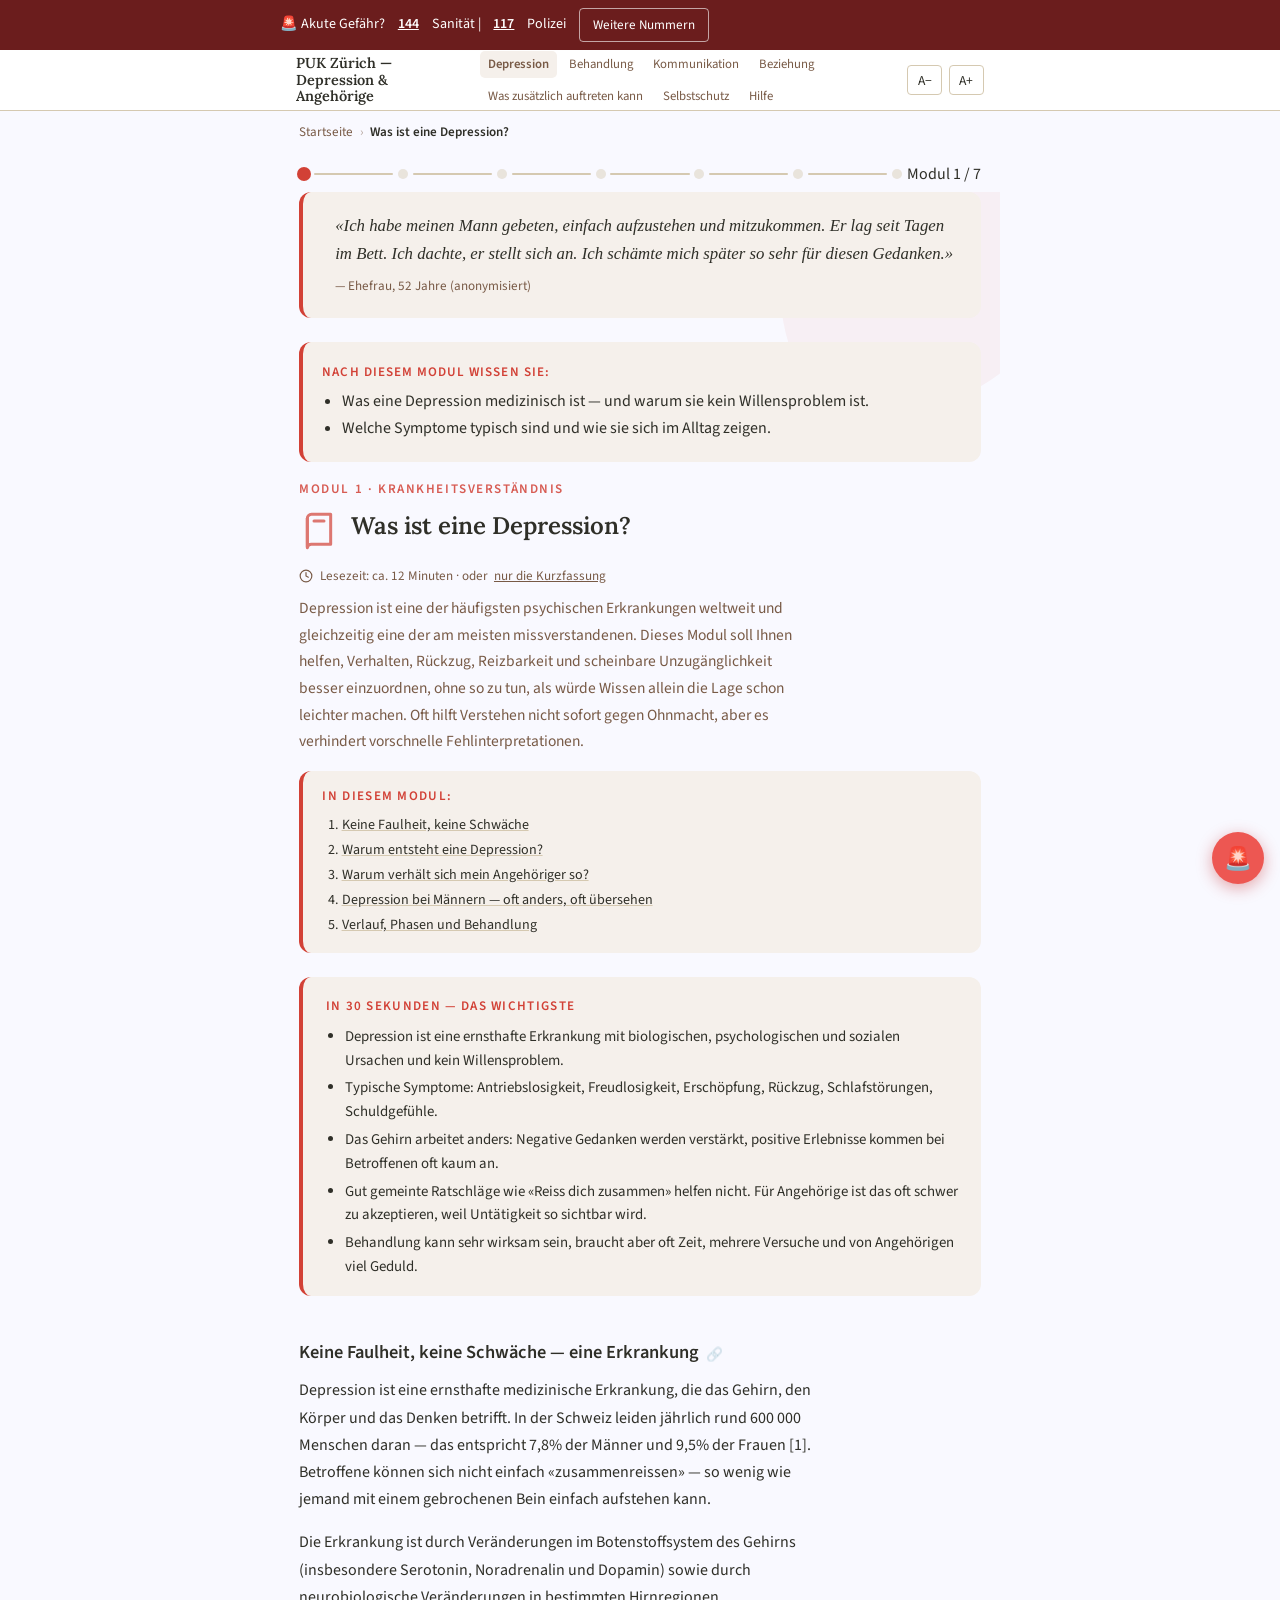
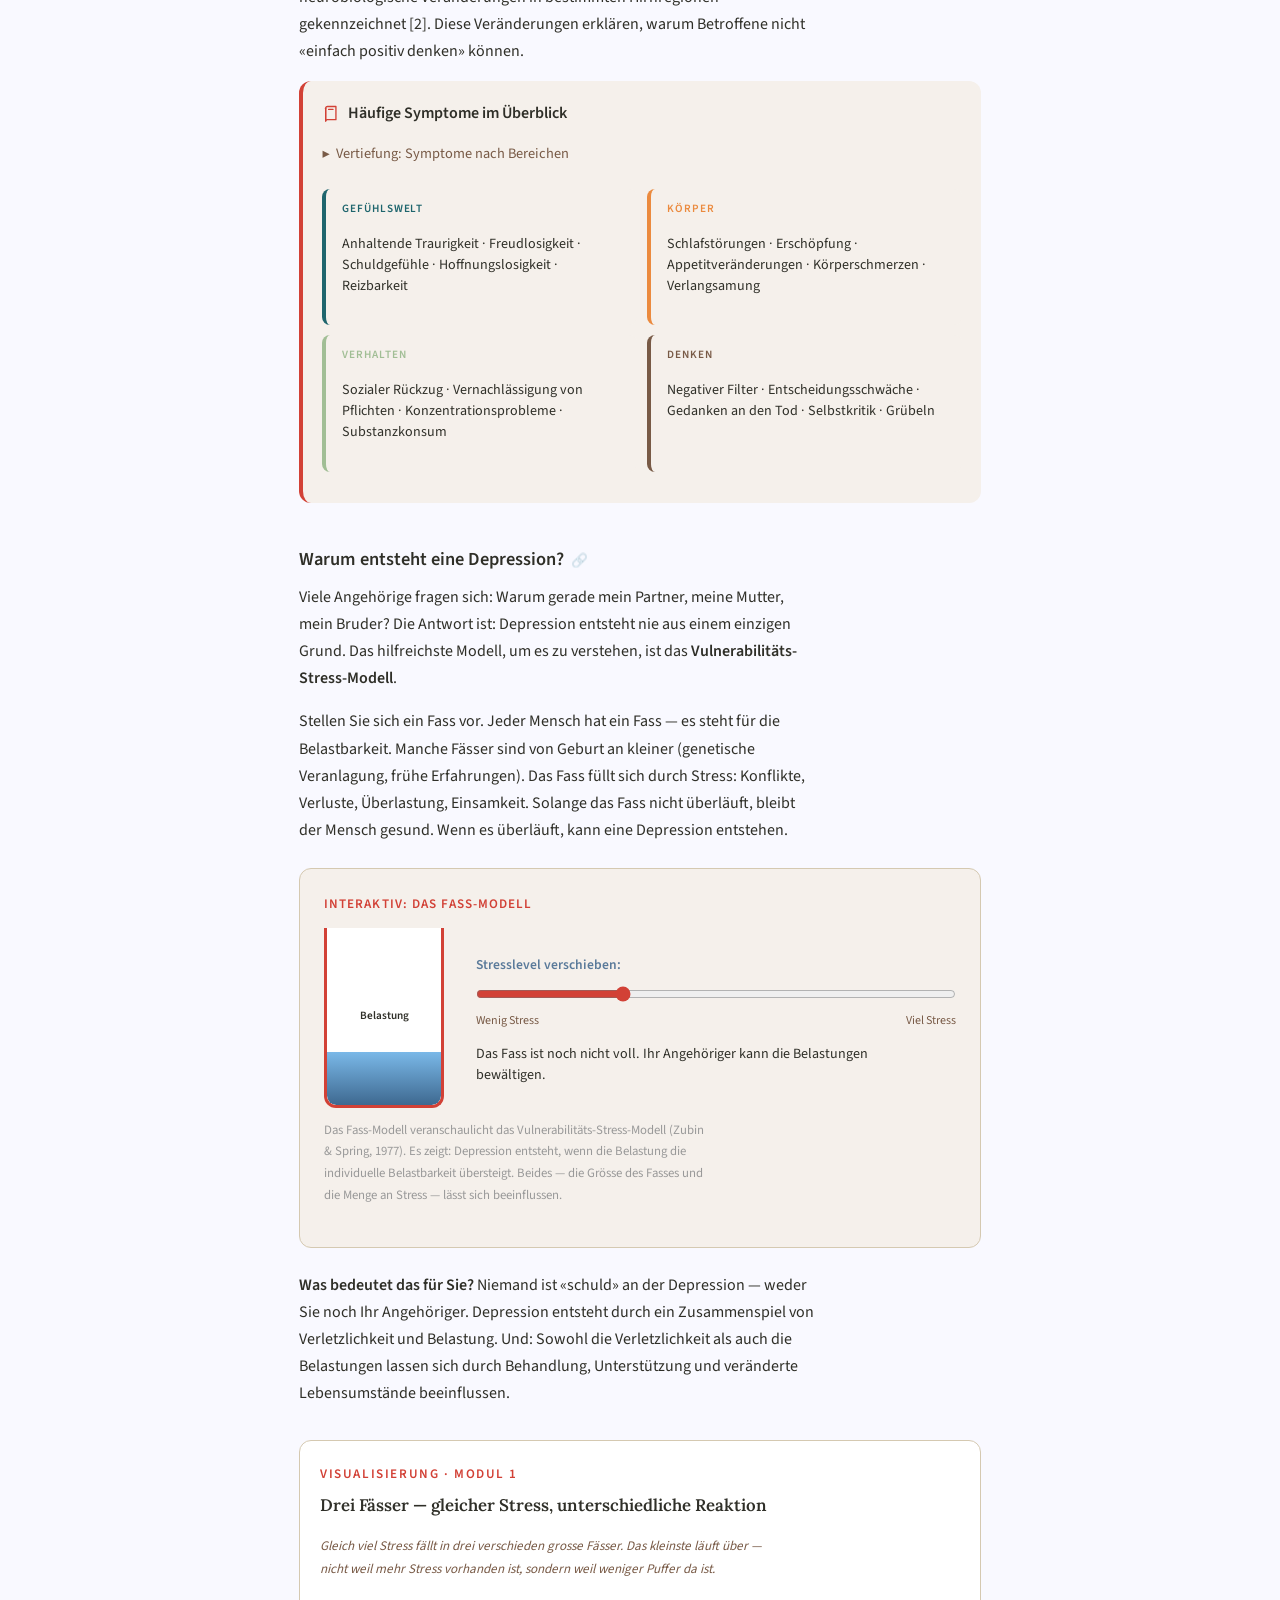
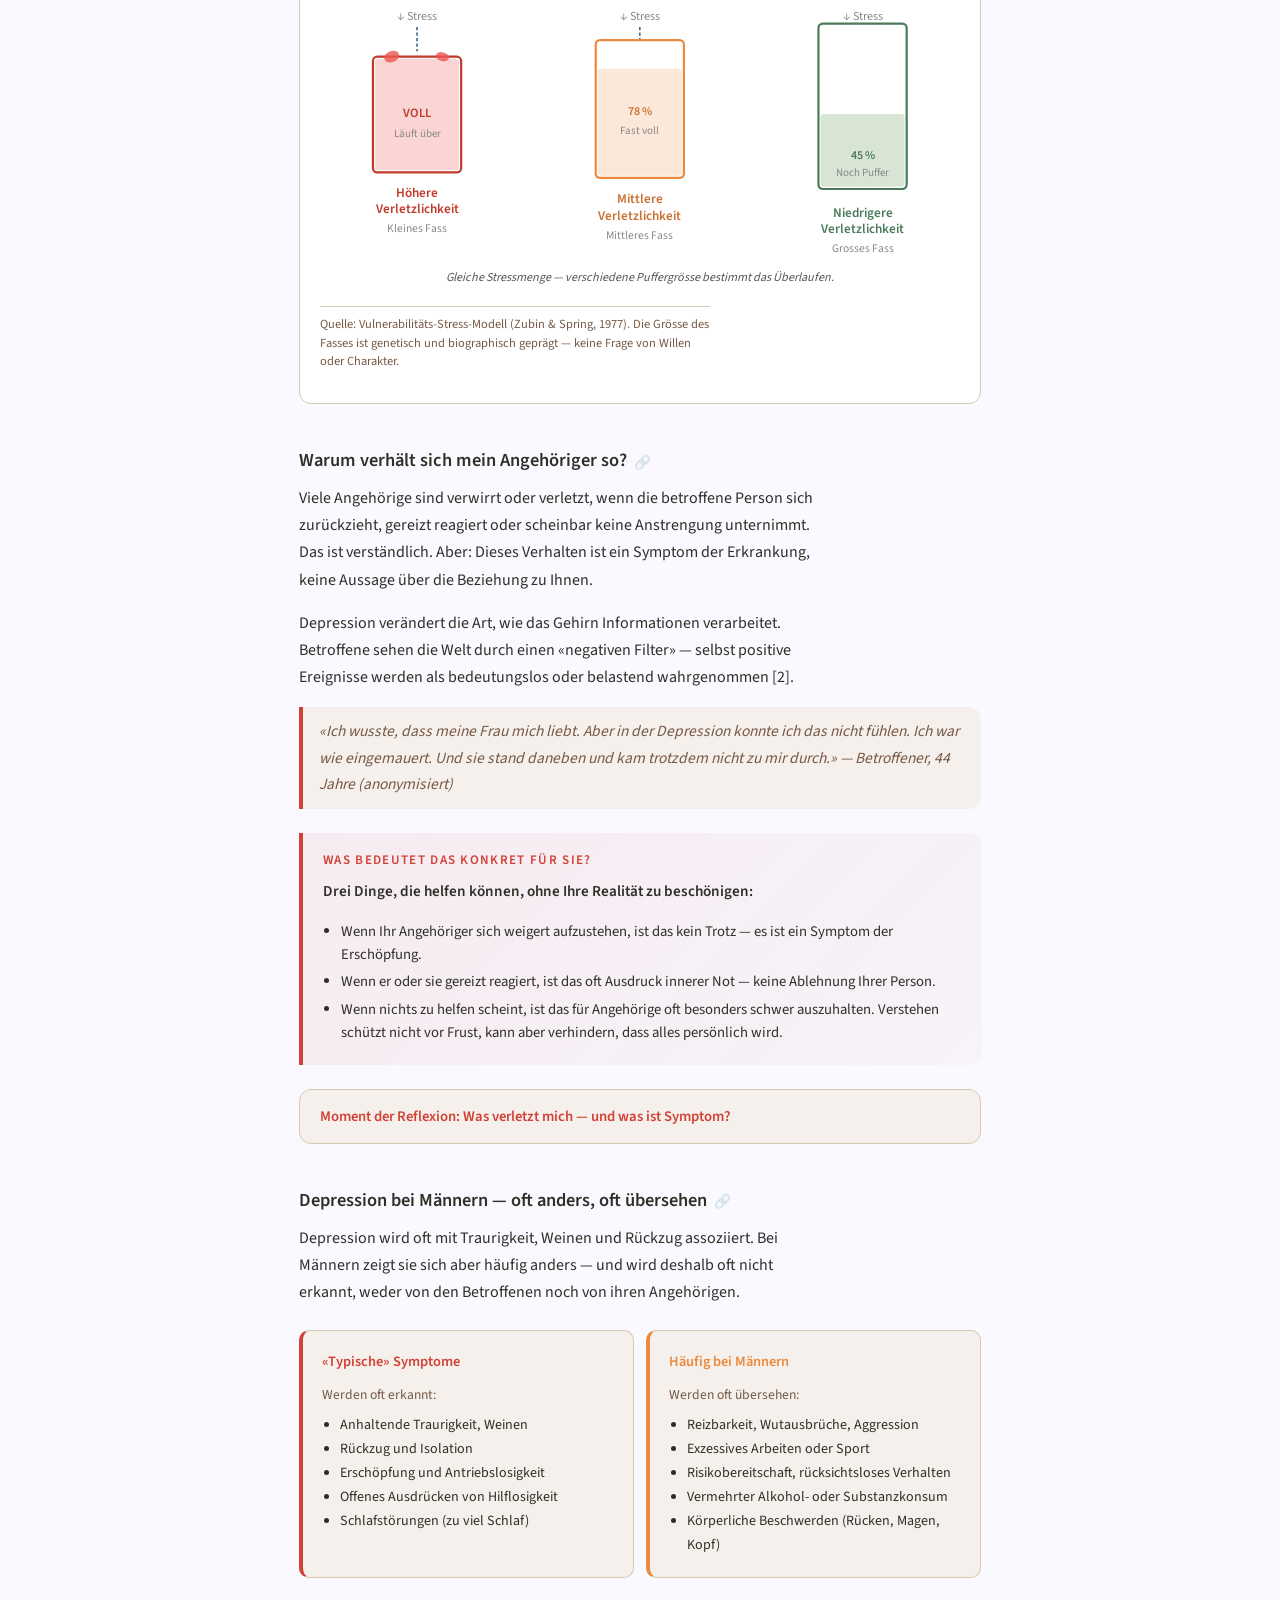
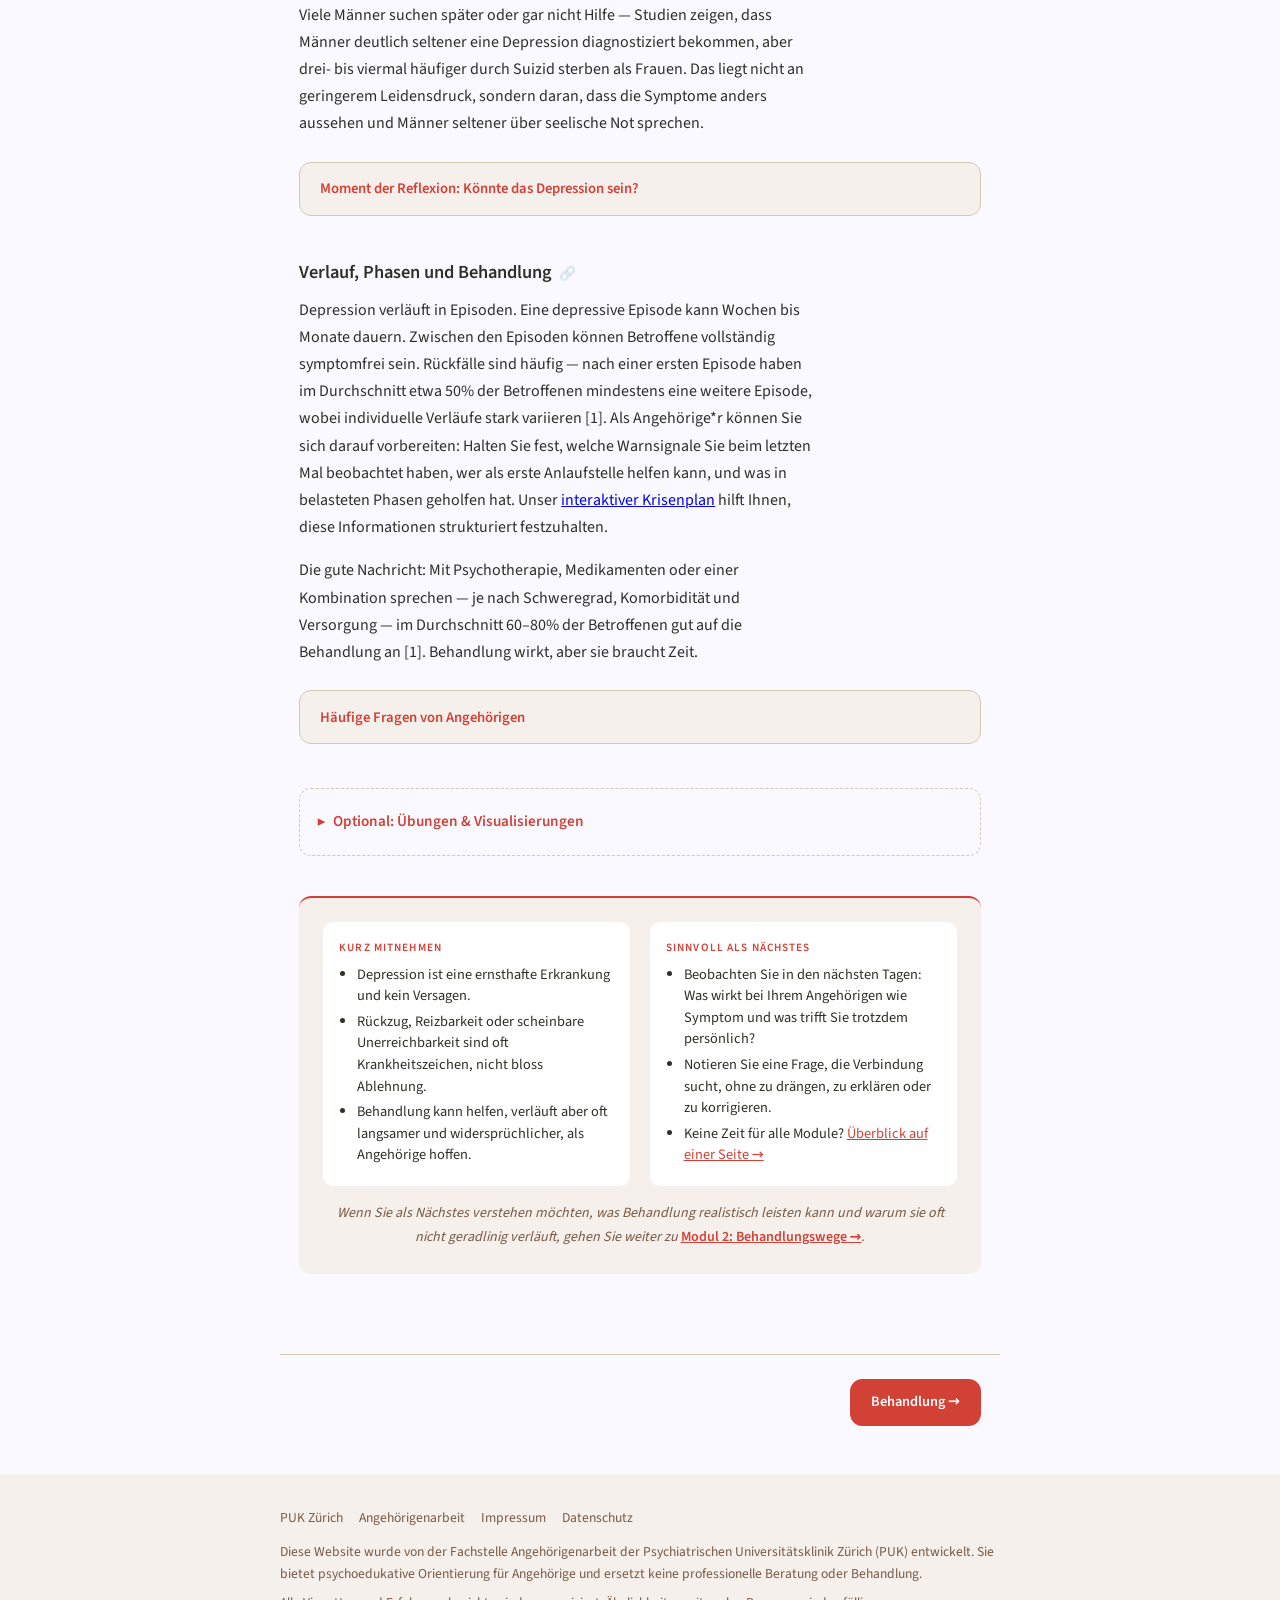
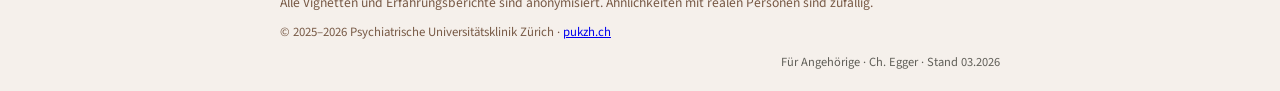
<file: m1.html>
<!DOCTYPE html>
<html lang="de">
<head>
    <meta charset="UTF-8">
    <meta name="viewport" content="width=device-width, initial-scale=1.0">
    <title>Was ist eine Depression? | PUK Zürich</title>
    <meta name="description" content="Krankheitsverständnis, Symptome und Ursachen — was Angehörige wissen sollten.">
    <meta property="og:title" content="Was ist eine Depression? | PUK Zürich">
    <link rel="canonical" href="https://puk-depression-angehoerige.netlify.app/m1.html">
    <meta property="og:url" content="https://puk-depression-angehoerige.netlify.app/m1.html">
    <meta property="og:image" content="https://puk-depression-angehoerige.netlify.app/og-image.png">
    <meta property="og:description" content="Krankheitsverständnis, Symptome und Ursachen — was Angehörige wissen sollten.">
    <meta property="og:site_name" content="PUK Zürich – Fachstelle Angehörigenarbeit">
    <meta property="og:locale" content="de_CH">
    <meta name="theme-color" content="#F9F9FF" media="(prefers-color-scheme: light)">
    <meta name="theme-color" content="#00293C" media="(prefers-color-scheme: dark)">
    <link rel="icon" href="data:image/svg+xml,<svg xmlns=%22http://www.w3.org/2000/svg%22 viewBox=%220 0 100 100%22><text y=%22.9em%22 font-size=%2290%22>🤝</text></svg>">
    <link rel="preload" as="font" href="fonts/lora-v37-latin-regular.woff2" crossorigin="anonymous">
    <link rel="preload" as="font" href="fonts/source-sans-3-v19-latin-regular.woff2" crossorigin="anonymous">
    <link rel="stylesheet" href="style.css">
    <style>
        @font-face { font-family:'Lora'; font-style:normal; font-weight:400; font-display:swap; src:url('fonts/lora-v37-latin-regular.woff2') format('woff2'); }
        @font-face { font-family:'Lora'; font-style:normal; font-weight:600; font-display:swap; src:url('fonts/lora-v37-latin-600.woff2') format('woff2'); }
        @font-face { font-family:'Source Sans 3'; font-style:normal; font-weight:400; font-display:swap; src:url('fonts/source-sans-3-v19-latin-regular.woff2') format('woff2'); }
        @font-face { font-family:'Source Sans 3'; font-style:normal; font-weight:600; font-display:swap; src:url('fonts/source-sans-3-v19-latin-600.woff2') format('woff2'); }
    </style>
</head>
<body>
<a href="#main-content" class="skip-link">Zum Inhalt springen</a>

<div class="notfall-banner" aria-label="Notfall-Informationen" role="region">
    <div class="notfall-banner-inner">
        <span>🚨 Akute Gefahr?</span>
        <a href="tel:144" style="color:#fff;font-weight:600;margin:0 .5rem;">144</a> Sanität |
        <a href="tel:117" style="color:#fff;font-weight:600;margin:0 .5rem;">117</a> Polizei
        <details class="notfall-details-wrap">
            <summary>Weitere Nummern</summary>
            <div class="notfall-extra">
                <p><strong>Ärztlicher Notfalldienst (24h):</strong></p>
                <p>Ärztefon — Ärztlicher Notfalldienst Kt. Zürich: <a href="tel:0800336655">0800 33 66 55</a></p>
                <p style="margin-top:.5rem;"><strong>Krisengespräch / emotionale Unterstützung:</strong></p>
                <p>Dargebotene Hand: <a href="tel:143">143</a> (24h, anonym, kostenlos)</p>
                <p style="margin-top:.5rem;"><strong>PUK Zürich — Anmeldung &amp; Beratung:</strong></p>
                <p>Kinder &amp; Jugendliche: <a href="tel:+41583846666">058 384 66 66</a></p>
                <p>Erwachsene (ab 18): <a href="tel:+41583842000">058 384 20 00</a></p>
                <p>Erwachsene (ab 65): <a href="tel:+41583844682">058 384 46 82</a></p>
                <p style="margin-top:.5rem;font-size:.82rem;color:rgba(255,255,255,.85);">Sie können einfach sagen: «Ich bin Angehörige*r und ich mache mir Sorgen um jemanden.» Mehr müssen Sie im ersten Moment nicht wissen.</p>
            </div>
        </details>
    </div>
</div>


<nav class="main-nav" aria-label="Hauptnavigation">
    <div class="nav-inner">
        <a href="index.html" class="nav-logo">PUK Zürich — Depression &amp; Angehörige</a>
        <ul class="nav-links" role="list">
            <li><span class="nav-current" aria-current="page" title="Was ist Depression?">Depression</span></li>
<li><a href="m1b.html">Behandlung</a></li>
<li><a href="m2.html">Kommunikation</a></li>
<li><a href="m3.html">Beziehung</a></li>
<li><a href="m4.html">Was zusätzlich auftreten kann</a></li>
<li><a href="m5.html">Selbstschutz</a></li>
<li><a href="m6.html">Hilfe</a></li>

        </ul>
        <div class="nav-controls" style="display:flex;gap:.4rem;align-items:center;">
            <button class="font-toggle" id="font-smaller" aria-label="Schrift kleiner" title="Schrift kleiner">A−</button>
            <button class="font-toggle" id="font-larger" aria-label="Schrift grösser" title="Schrift grösser">A+</button>
        </div>
        <button class="hamburger" id="hamburger-btn" aria-label="Navigation öffnen" aria-expanded="false" aria-controls="mobile-menu">
            <span></span><span></span><span></span>
        </button>
    </div>
    <div class="mobile-menu" id="mobile-menu" aria-hidden="true">
        <ul role="list">
            <li><a href="index.html">Startseite</a></li>
            <li><a href="m1.html" aria-current="page">Depression</a></li><li><a href="m1b.html">Behandlung</a></li><li><a href="m2.html">Kommunikation</a></li><li><a href="m3.html">Beziehung</a></li><li><a href="m4.html">Was zusätzlich auftreten kann</a></li><li><a href="m5.html">Selbstschutz</a></li><li><a href="m6.html">Hilfe</a></li>
        </ul>
    </div>
</nav>
<nav class="breadcrumb" aria-label="Breadcrumb">
    <a href="index.html">Startseite</a>
    <span class="breadcrumb-sep" aria-hidden="true">›</span>
    <span class="breadcrumb-current" aria-current="page">Was ist eine Depression?</span>
</nav>
<div class="module-progress" aria-label="Fortschritt: Modul 1 von 7">
    <span class="module-progress-dot active" aria-hidden="true"></span><span class="module-progress-line" aria-hidden="true"></span><span class="module-progress-dot " aria-hidden="true"></span><span class="module-progress-line" aria-hidden="true"></span><span class="module-progress-dot " aria-hidden="true"></span><span class="module-progress-line" aria-hidden="true"></span><span class="module-progress-dot " aria-hidden="true"></span><span class="module-progress-line" aria-hidden="true"></span><span class="module-progress-dot " aria-hidden="true"></span><span class="module-progress-line" aria-hidden="true"></span><span class="module-progress-dot " aria-hidden="true"></span><span class="module-progress-line" aria-hidden="true"></span><span class="module-progress-dot " aria-hidden="true"></span>
    <span class="module-progress-label">Modul 1 / 7</span>
</div>
<main>
<section id="main-content" class="module blob-bg blob-bg--top-right blob-bg--m1" style="--module-color:var(--m1);">

    <div class="vignette">
        <p class="vignette-text">«Ich habe meinen Mann gebeten, einfach aufzustehen und mitzukommen. Er lag seit Tagen im Bett. Ich dachte, er stellt sich an. Ich schämte mich später so sehr für diesen Gedanken.»</p>
        <p class="vignette-source">— Ehefrau, 52 Jahre (anonymisiert)</p>
    </div>

    <div class="card" style="--module-color:var(--m1);">
        <p class="section-label" style="margin-bottom:.3rem;">Nach diesem Modul wissen Sie:</p>
        <ul style="margin:0;padding-left:1.2rem;">
            <li>Was eine Depression medizinisch ist — und warum sie kein Willensproblem ist.</li>
            <li>Welche Symptome typisch sind und wie sie sich im Alltag zeigen.</li>
        </ul>
    </div>

    <div class="module-header">
        <span class="eyebrow">Modul 1 · Krankheitsverständnis</span>
        <div class="module-icon-header">
            <span class="icon icon-xl" aria-hidden="true"><svg><use href="icons.svg#icon-book"/></svg></span>
            <h1 class="module-title">Was ist eine Depression?</h1>
        </div>
        <p class="reading-time"><svg width="14" height="14" viewBox="0 0 24 24" fill="none" stroke="currentColor" stroke-width="2" stroke-linecap="round" stroke-linejoin="round"><circle cx="12" cy="12" r="10"/><polyline points="12 6 12 12 16 14"/></svg> Lesezeit: ca. 12 Minuten · oder <a href="#kurzfassung" style="color:inherit;text-decoration:underline;">nur die Kurzfassung</a></p>
        <p class="module-intro">Depression ist eine der häufigsten psychischen Erkrankungen weltweit und gleichzeitig eine der am meisten missverstandenen. Dieses Modul soll Ihnen helfen, Verhalten, Rückzug, Reizbarkeit und scheinbare Unzugänglichkeit besser einzuordnen, ohne so zu tun, als würde Wissen allein die Lage schon leichter machen. Oft hilft Verstehen nicht sofort gegen Ohnmacht, aber es verhindert vorschnelle Fehlinterpretationen.</p>
        <!-- Kurzfassung M1 -->
        
<nav class="module-toc" aria-label="Inhalt dieses Moduls">
    <p class="module-toc-title">In diesem Modul:</p>
    <ol>
        <li><a href="#m1-1">Keine Faulheit, keine Schwäche</a></li>
        <li><a href="#m1-1b">Warum entsteht eine Depression?</a></li>
        <li><a href="#m1-2">Warum verhält sich mein Angehöriger so?</a></li>
        <li><a href="#m1-2b">Depression bei Männern — oft anders, oft übersehen</a></li>
        <li><a href="#m1-3">Verlauf, Phasen und Behandlung</a></li>
    </ol>
</nav>
<div class="kurzfassung" id="kurzfassung">
            <p class="kurzfassung-label">In 30 Sekunden — das Wichtigste</p>
            <ul>
                <li>Depression ist eine ernsthafte Erkrankung mit biologischen, psychologischen und sozialen Ursachen und kein Willensproblem.</li>
                <li>Typische Symptome: Antriebslosigkeit, Freudlosigkeit, Erschöpfung, Rückzug, Schlafstörungen, Schuldgefühle.</li>
                <li>Das Gehirn arbeitet anders: Negative Gedanken werden verstärkt, positive Erlebnisse kommen bei Betroffenen oft kaum an.</li>
                <li>Gut gemeinte Ratschläge wie «Reiss dich zusammen» helfen nicht. Für Angehörige ist das oft schwer zu akzeptieren, weil Untätigkeit so sichtbar wird.</li>
                <li>Behandlung kann sehr wirksam sein, braucht aber oft Zeit, mehrere Versuche und von Angehörigen viel Geduld.</li>
            </ul>
        </div>

    </div>

    <div class="module-section">
        <h3 id="m1-1">Keine Faulheit, keine Schwäche — eine Erkrankung</h3>
        <p>Depression ist eine ernsthafte medizinische Erkrankung, die das Gehirn, den Körper und das Denken betrifft. In der Schweiz leiden jährlich rund 600 000 Menschen daran — das entspricht 7,8% der Männer und 9,5% der Frauen [1]. Betroffene können sich nicht einfach «zusammenreissen» — so wenig wie jemand mit einem gebrochenen Bein einfach aufstehen kann.</p>
        <p>Die Erkrankung ist durch Veränderungen im Botenstoffsystem des Gehirns (insbesondere Serotonin, Noradrenalin und Dopamin) sowie durch neurobiologische Veränderungen in bestimmten Hirnregionen gekennzeichnet [2]. Diese Veränderungen erklären, warum Betroffene nicht «einfach positiv denken» können.</p>

        <div class="card" style="--module-color:var(--m1);">
            <div style="display:flex;align-items:center;gap:.5rem;margin-bottom:.5rem;">
                <span class="icon icon-color" aria-hidden="true"><svg><use href="icons.svg#icon-book"/></svg></span>
                <strong>Häufige Symptome im Überblick</strong>
            </div>
            <!-- DEPRECATED_SYMPTOM_TABS_v7: Tabs eingeklappt, Cards sind primäre Darstellung -->
<details class="symptom-tabs-details" style="margin:.5rem 0 1rem;">
    <summary style="cursor:pointer;font-size:.9rem;color:var(--muted);padding:.4rem 0;list-style:none;display:flex;align-items:center;gap:.4rem;"><span aria-hidden="true">▸</span> Vertiefung: Symptome nach Bereichen</summary>
<div class="tabs" style="margin:.5rem 0 0;">
                <div class="tab-list" role="tablist">
                    <button id="tab-btn-emotional" class="tab-btn" role="tab" aria-selected="true" aria-controls="tab-emotional" data-panel="tab-emotional" tabindex="0">Gefühlswelt</button>
                    <button id="tab-btn-koerper" class="tab-btn" role="tab" aria-selected="false" aria-controls="tab-koerper" data-panel="tab-koerper" tabindex="-1">Körper</button>
                    <button id="tab-btn-verhalten" class="tab-btn" role="tab" aria-selected="false" aria-controls="tab-verhalten" data-panel="tab-verhalten" tabindex="-1">Verhalten</button>
                </div>
                <div id="tab-emotional" class="tab-panel active" role="tabpanel" aria-labelledby="tab-btn-emotional">
                    <ul style="padding-left:1.2rem;font-size:.95rem;margin-top:.5rem;">
                        <li>Anhaltende Traurigkeit oder innere Leere</li>
                        <li>Freudlosigkeit — nichts bereitet mehr Freude</li>
                        <li>Schuldgefühle und Wertlosigkeitsgefühle</li>
                        <li>Hoffnungslosigkeit, Gedanken an den Tod</li>
                        <li>Reizbarkeit (besonders bei Männern häufig) — <a href="#m1-2b" style="color:var(--m1);font-size:.85rem;">mehr dazu ↓</a></li>
                    </ul>
                </div>
                <div id="tab-koerper" class="tab-panel" role="tabpanel" aria-labelledby="tab-btn-koerper" hidden>
                    <ul style="padding-left:1.2rem;font-size:.95rem;margin-top:.5rem;">
                        <li>Schlafstörungen (zu viel oder zu wenig Schlaf)</li>
                        <li>Appetitveränderungen (Gewichtsverlust oder -zunahme)</li>
                        <li>Erschöpfung und Energielosigkeit</li>
                        <li>Körperliche Schmerzen ohne organische Ursache</li>
                        <li>Verlangsamte Bewegungen und Sprache</li>
                    </ul>
                </div>
                <div id="tab-verhalten" class="tab-panel" role="tabpanel" aria-labelledby="tab-btn-verhalten" hidden>
                    <ul style="padding-left:1.2rem;font-size:.95rem;margin-top:.5rem;">
                        <li>Sozialer Rückzug, Isolation</li>
                        <li>Vernachlässigung von Pflichten und Hobbys</li>
                        <li>Konzentrations- und Entscheidungsschwierigkeiten</li>
                        <li>Vermehrter Alkohol- oder Medikamentenkonsum</li>
                        <li>Vernachlässigung der Körperpflege</li>
                    </ul>
                </div>
            </div>
</details>
<!-- Symptom-Kartenliste (ergänzende Übersicht) -->
                <div class="symptom-cards" aria-label="Symptom-Übersicht nach Bereich">
                    <div class="symptom-card" style="--module-color:var(--m2);">
                        <p class="symptom-card-cat">Gefühlswelt</p>
                        <p class="symptom-card-text">Anhaltende Traurigkeit · Freudlosigkeit · Schuldgefühle · Hoffnungslosigkeit · Reizbarkeit</p>
                    </div>
                    <div class="symptom-card" style="--module-color:var(--m3);">
                        <p class="symptom-card-cat">Körper</p>
                        <p class="symptom-card-text">Schlafstörungen · Erschöpfung · Appetitveränderungen · Körperschmerzen · Verlangsamung</p>
                    </div>
                    <div class="symptom-card" style="--module-color:var(--m5);">
                        <p class="symptom-card-cat">Verhalten</p>
                        <p class="symptom-card-text">Sozialer Rückzug · Vernachlässigung von Pflichten · Konzentrationsprobleme · Substanzkonsum</p>
                    </div>
                    <div class="symptom-card" style="--module-color:var(--m6);">
                        <p class="symptom-card-cat">Denken</p>
                        <p class="symptom-card-text">Negativer Filter · Entscheidungsschwäche · Gedanken an den Tod · Selbstkritik · Grübeln</p>
                    </div>
                </div>

        </div>
    </div>

    <div class="module-section">
        <h3 id="m1-1b">Warum entsteht eine Depression?</h3>

        <p>Viele Angehörige fragen sich: Warum gerade mein Partner, meine Mutter, mein Bruder? Die Antwort ist: Depression entsteht nie aus einem einzigen Grund. Das hilfreichste Modell, um es zu verstehen, ist das <strong>Vulnerabilitäts-Stress-Modell</strong>.</p>

        <p>Stellen Sie sich ein Fass vor. Jeder Mensch hat ein Fass — es steht für die Belastbarkeit. Manche Fässer sind von Geburt an kleiner (genetische Veranlagung, frühe Erfahrungen). Das Fass füllt sich durch Stress: Konflikte, Verluste, Überlastung, Einsamkeit. Solange das Fass nicht überläuft, bleibt der Mensch gesund. Wenn es überläuft, kann eine Depression entstehen.</p>

        <!-- INTERAKTIV: Fass-Modell mit Slider -->
        <div style="background:var(--bg2);border:1px solid var(--border);border-radius:12px;padding:1.5rem;margin:1.5rem 0;">
            <p class="section-label" style="color:var(--m1);margin-bottom:.75rem;">Interaktiv: Das Fass-Modell</p>
            <div style="display:flex;align-items:flex-end;gap:2rem;flex-wrap:wrap;justify-content:center;">
                <div style="position:relative;width:120px;height:180px;border:3px solid var(--m1);border-top:none;border-radius:0 0 12px 12px;overflow:hidden;background:var(--white);">
                    <div id="fass-fill" style="position:absolute;bottom:0;width:100%;height:30%;background:linear-gradient(to top,var(--m4,#3a8fd4),#7ab8e8);transition:height .5s ease;border-radius:0 0 9px 9px;"></div>
                    <div id="fass-overflow" style="position:absolute;top:-8px;left:50%;transform:translateX(-50%);font-size:1.2rem;opacity:0;transition:opacity .3s;">💧</div>
                    <div style="position:absolute;top:50%;left:50%;transform:translate(-50%,-50%);font-size:.7rem;font-weight:600;color:var(--text);text-align:center;z-index:2;pointer-events:none;" id="fass-label">Belastung</div>
                </div>
                <div style="flex:1;min-width:200px;">
                    <label style="font-size:.85rem;font-weight:600;color:#5a7a9a;">Stresslevel verschieben:</label>
                    <input type="range" min="0" max="100" value="30" id="fass-slider" style="width:100%;margin:.5rem 0;accent-color:var(--m1);">
                    <div style="display:flex;justify-content:space-between;font-size:.75rem;color:var(--muted);">
                        <span>Wenig Stress</span><span>Viel Stress</span>
                    </div>
                    <p id="fass-text" style="font-size:.88rem;margin-top:.75rem;line-height:1.5;min-height:3rem;color:var(--text);">Das Fass ist noch nicht voll. Ihr Angehöriger kann die Belastungen bewältigen.</p>
                </div>
            </div>
            <p style="font-size:.8rem;color:#999;margin-top:.75rem;">Das Fass-Modell veranschaulicht das Vulnerabilitäts-Stress-Modell (Zubin & Spring, 1977). Es zeigt: Depression entsteht, wenn die Belastung die individuelle Belastbarkeit übersteigt. Beides — die Grösse des Fasses und die Menge an Stress — lässt sich beeinflussen.</p>
        </div>

        <p><strong>Was bedeutet das für Sie?</strong> Niemand ist «schuld» an der Depression — weder Sie noch Ihr Angehöriger. Depression entsteht durch ein Zusammenspiel von Verletzlichkeit und Belastung. Und: Sowohl die Verletzlichkeit als auch die Belastungen lassen sich durch Behandlung, Unterstützung und veränderte Lebensumstände beeinflussen.</p>

        <div class="infografik-container" style="--module-color:var(--m1);">
          <span class="infografik-label">Visualisierung · Modul 1</span>
          <p class="infografik-title">Drei Fässer — gleicher Stress, unterschiedliche Reaktion</p>
          <p class="infografik-subtitle">Gleich viel Stress fällt in drei verschieden grosse Fässer. Das kleinste läuft über — nicht weil mehr Stress vorhanden ist, sondern weil weniger Puffer da ist.</p>
          <div class="infografik-svg-wrap">
            <svg viewBox="0 0 580 270" xmlns="http://www.w3.org/2000/svg" aria-label="Drei Fässer mit gleichem Stressinput; kleines Fass läuft über, mittleres ist fast voll, grosses hat noch Puffer" role="img">
              <defs>
                <marker id="dropA" markerWidth="6" markerHeight="6" refX="3" refY="3"><circle cx="3" cy="3" r="2.5" fill="var(--m4,#3a8fd4)" opacity=".7"/></marker>
              </defs>
              <!-- Labels oben: Stress-Tropfen -->
              <text x="88" y="22" text-anchor="middle" font-size="11" fill="#888">↓ Stress</text>
              <text x="290" y="22" text-anchor="middle" font-size="11" fill="#888">↓ Stress</text>
              <text x="492" y="22" text-anchor="middle" font-size="11" fill="#888">↓ Stress</text>
              <!-- Drop arrows -->
              <line x1="88" y1="28" x2="88" y2="50" stroke="var(--m4,#3a8fd4)" stroke-width="1.5" stroke-dasharray="3 2"/>
              <line x1="290" y1="28" x2="290" y2="50" stroke="var(--m4,#3a8fd4)" stroke-width="1.5" stroke-dasharray="3 2"/>
              <line x1="492" y1="28" x2="492" y2="50" stroke="var(--m4,#3a8fd4)" stroke-width="1.5" stroke-dasharray="3 2"/>

              <!-- FASS 1: Klein (hohes Risiko) -->
              <!-- Barrel body: x=48, y=55, w=80, h=105 -->
              <rect x="48" y="55" width="80" height="105" rx="4" ry="4" fill="#fff" stroke="#c0392b" stroke-width="2"/>
              <!-- Fill: 100% = full, overflow colour -->
              <rect x="50" y="57" width="76" height="101" rx="3" fill="#ED5752" opacity=".25"/>
              <!-- Overflow indicator -->
              <g fill="#ED5752" opacity=".8">
                <ellipse cx="65" cy="55" rx="7" ry="5" transform="rotate(-20,65,55)"/>
                <ellipse cx="111" cy="55" rx="6" ry="4" transform="rotate(15,111,55)"/>
              </g>
              <text x="88" y="110" text-anchor="middle" font-size="11.5" font-weight="700" fill="#c0392b">VOLL</text>
              <text x="88" y="128" text-anchor="middle" font-size="10" fill="#888">Läuft über</text>

              <!-- FASS 2: Mittel -->
              <!-- Barrel body: x=250, y=40, w=80, h=125 -->
              <rect x="250" y="40" width="80" height="125" rx="4" ry="4" fill="#fff" stroke="#EB8A3E" stroke-width="2"/>
              <!-- Fill: 78% -->
              <rect x="252" y="66" width="76" height="97" rx="3" fill="#EB8A3E" opacity=".2"/>
              <text x="290" y="108" text-anchor="middle" font-size="11" font-weight="700" fill="#c97030">78 %</text>
              <text x="290" y="125" text-anchor="middle" font-size="10" fill="#888">Fast voll</text>

              <!-- FASS 3: Gross -->
              <!-- Barrel body: x=452, y=25, w=80, h=150 -->
              <rect x="452" y="25" width="80" height="150" rx="4" ry="4" fill="#fff" stroke="#4a7a5a" stroke-width="2"/>
              <!-- Fill: 45% -->
              <rect x="454" y="107" width="76" height="66" rx="3" fill="#A1BE95" opacity=".4"/>
              <text x="492" y="148" text-anchor="middle" font-size="11" font-weight="700" fill="#4a7a5a">45 %</text>
              <text x="492" y="163" text-anchor="middle" font-size="10" fill="#888">Noch Puffer</text>

              <!-- Barrel labels (below) -->
              <text x="88" y="182" text-anchor="middle" font-size="12" font-weight="700" fill="#c0392b">Höhere</text>
              <text x="88" y="197" text-anchor="middle" font-size="12" font-weight="700" fill="#c0392b">Verletzlichkeit</text>
              <text x="88" y="214" text-anchor="middle" font-size="10.5" fill="#888">Kleines Fass</text>

              <text x="290" y="188" text-anchor="middle" font-size="12" font-weight="700" fill="#c97030">Mittlere</text>
              <text x="290" y="203" text-anchor="middle" font-size="12" font-weight="700" fill="#c97030">Verletzlichkeit</text>
              <text x="290" y="220" text-anchor="middle" font-size="10.5" fill="#888">Mittleres Fass</text>

              <text x="492" y="200" text-anchor="middle" font-size="12" font-weight="700" fill="#4a7a5a">Niedrigere</text>
              <text x="492" y="215" text-anchor="middle" font-size="12" font-weight="700" fill="#4a7a5a">Verletzlichkeit</text>
              <text x="492" y="232" text-anchor="middle" font-size="10.5" fill="#888">Grosses Fass</text>

              <!-- Key message -->
              <text x="290" y="258" text-anchor="middle" font-size="11" fill="#555" font-style="italic">Gleiche Stressmenge — verschiedene Puffergrösse bestimmt das Überlaufen.</text>
            </svg>
          </div>
          <p class="infografik-footer">Quelle: Vulnerabilitäts-Stress-Modell (Zubin &amp; Spring, 1977). Die Grösse des Fasses ist genetisch und biographisch geprägt — keine Frage von Willen oder Charakter.</p>
        </div>
    </div>

    <div class="module-section">
        <h3 id="m1-2">Warum verhält sich mein Angehöriger so?</h3>
        <p>Viele Angehörige sind verwirrt oder verletzt, wenn die betroffene Person sich zurückzieht, gereizt reagiert oder scheinbar keine Anstrengung unternimmt. Das ist verständlich. Aber: Dieses Verhalten ist ein Symptom der Erkrankung, keine Aussage über die Beziehung zu Ihnen.</p>
        <p>Depression verändert die Art, wie das Gehirn Informationen verarbeitet. Betroffene sehen die Welt durch einen «negativen Filter» — selbst positive Ereignisse werden als bedeutungslos oder belastend wahrgenommen [2].</p>

        <div class="partner-quote">«Ich wusste, dass meine Frau mich liebt. Aber in der Depression konnte ich das nicht fühlen. Ich war wie eingemauert. Und sie stand daneben und kam trotzdem nicht zu mir durch.» — Betroffener, 44 Jahre (anonymisiert)</div>

        <div class="transfer-box" style="--module-color:var(--m1);">
            <span class="transfer-box-label">Was bedeutet das konkret für Sie?</span>
            <p class="transfer-box-title">Drei Dinge, die helfen können, ohne Ihre Realität zu beschönigen:</p>
            <ul>
                <li>Wenn Ihr Angehöriger sich weigert aufzustehen, ist das kein Trotz — es ist ein Symptom der Erschöpfung.</li>
                <li>Wenn er oder sie gereizt reagiert, ist das oft Ausdruck innerer Not — keine Ablehnung Ihrer Person.</li>
                <li>Wenn nichts zu helfen scheint, ist das für Angehörige oft besonders schwer auszuhalten. Verstehen schützt nicht vor Frust, kann aber verhindern, dass alles persönlich wird.</li>
            </ul>
        </div>
        <details class="reflexion">
            <summary class="reflexion-trigger">Moment der Reflexion: Was verletzt mich — und was ist Symptom?</summary>
            <div class="reflexion-content">
                <p>Denken Sie an einen Moment, in dem das Verhalten Ihres Angehörigen Sie verletzt oder verwirrt hat. Könnte dieses Verhalten ein Symptom der Erkrankung gewesen sein — und keine bewusste Entscheidung gegen Sie?</p>
            </div>
        </details>
    </div>

    <div class="module-section">
        <h3 id="m1-2b">Depression bei Männern — oft anders, oft übersehen</h3>

        <p>Depression wird oft mit Traurigkeit, Weinen und Rückzug assoziiert. Bei Männern zeigt sie sich aber häufig anders — und wird deshalb oft nicht erkannt, weder von den Betroffenen noch von ihren Angehörigen.</p>

        <!-- INTERAKTIV: Vergleichs-Karten -->
        <div class="grid-2col" style="margin:1.5rem 0;">
            <div style="background:var(--bg2);border:1px solid var(--border);border-radius:10px;padding:1.2rem;border-left:4px solid var(--m1);">
                <p style="font-weight:700;font-size:.9rem;color:var(--m1);margin-bottom:.5rem;">«Typische» Symptome</p>
                <p style="font-size:.85rem;color:var(--muted);margin-bottom:.5rem;">Werden oft erkannt:</p>
                <ul style="font-size:.88rem;padding-left:1.1rem;margin:0;">
                    <li>Anhaltende Traurigkeit, Weinen</li>
                    <li>Rückzug und Isolation</li>
                    <li>Erschöpfung und Antriebslosigkeit</li>
                    <li>Offenes Ausdrücken von Hilflosigkeit</li>
                    <li>Schlafstörungen (zu viel Schlaf)</li>
                </ul>
            </div>
            <div style="background:var(--bg2);border:1px solid var(--border);border-radius:10px;padding:1.2rem;border-left:4px solid var(--warning);">
                <p style="font-weight:700;font-size:.9rem;color:var(--warning);margin-bottom:.5rem;">Häufig bei Männern</p>
                <p style="font-size:.85rem;color:var(--muted);margin-bottom:.5rem;">Werden oft übersehen:</p>
                <ul style="font-size:.88rem;padding-left:1.1rem;margin:0;">
                    <li>Reizbarkeit, Wutausbrüche, Aggression</li>
                    <li>Exzessives Arbeiten oder Sport</li>
                    <li>Risikobereitschaft, rücksichtsloses Verhalten</li>
                    <li>Vermehrter Alkohol- oder Substanzkonsum</li>
                    <li>Körperliche Beschwerden (Rücken, Magen, Kopf)</li>
                </ul>
            </div>
        </div>

        <p>Viele Männer suchen später oder gar nicht Hilfe — Studien zeigen, dass Männer deutlich seltener eine Depression diagnostiziert bekommen, aber drei- bis viermal häufiger durch Suizid sterben als Frauen. Das liegt nicht an geringerem Leidensdruck, sondern daran, dass die Symptome anders aussehen und Männer seltener über seelische Not sprechen.</p>

        <details class="reflexion">
            <summary class="reflexion-trigger">Moment der Reflexion: Könnte das Depression sein?</summary>
            <div class="reflexion-content">
                <p>Ist Ihr Angehöriger in letzter Zeit auffallend gereizt, arbeitet exzessiv oder trinkt mehr als früher? Klagt er über körperliche Beschwerden, für die kein Arzt eine Ursache findet? Zieht er sich nicht zurück, sondern wird im Gegenteil rastloser? Wenn ja: Das könnte eine Depression sein, die sich anders zeigt als erwartet. Sprechen Sie es an — vorsichtig, ohne Diagnose: «Ich mache mir Sorgen, weil du anders bist als sonst.»</p>
            </div>
        </details>
    </div>

    <div class="module-section">
        <h3 id="m1-3">Verlauf, Phasen und Behandlung</h3>
        <p>Depression verläuft in Episoden. Eine depressive Episode kann Wochen bis Monate dauern. Zwischen den Episoden können Betroffene vollständig symptomfrei sein. Rückfälle sind häufig — nach einer ersten Episode haben im Durchschnitt etwa 50% der Betroffenen mindestens eine weitere Episode, wobei individuelle Verläufe stark variieren [1]. Als Angehörige*r können Sie sich darauf vorbereiten: Halten Sie fest, welche Warnsignale Sie beim letzten Mal beobachtet haben, wer als erste Anlaufstelle helfen kann, und was in belasteten Phasen geholfen hat. Unser <a href="krisenplan.html">interaktiver Krisenplan</a> hilft Ihnen, diese Informationen strukturiert festzuhalten.</p>
        <p>Die gute Nachricht: Mit Psychotherapie, Medikamenten oder einer Kombination sprechen — je nach Schweregrad, Komorbidität und Versorgung — im Durchschnitt 60–80% der Betroffenen gut auf die Behandlung an [1]. Behandlung wirkt, aber sie braucht Zeit.</p>

        <details class="reflexion">
            <summary class="reflexion-trigger">Häufige Fragen von Angehörigen</summary>
            <div class="reflexion-content">
                <p><strong>Habe ich die Depression verursacht?</strong> Nein. Depression entsteht durch ein Zusammenspiel von genetischen, biologischen, psychologischen und sozialen Faktoren. Kein einzelner Mensch «verursacht» eine Depression.</p>
                <p><strong>Warum spricht mein Angehöriger nicht mit mir?</strong> Scham, Erschöpfung und die Überzeugung, eine Last zu sein, hindern viele Betroffene daran. Das ist ein Symptom — keine Ablehnung.</p>
                <p><strong>Wann wird es besser?</strong> Das ist schwer vorherzusagen. Mit der richtigen Behandlung verbessern sich die Symptome oft innerhalb von Wochen bis Monaten. Für Angehörige ist diese Zeit häufig zermürbend, gerade wenn sie viel investieren und wenig Resonanz zurückkommt. Wichtig ist nicht bloss Geduld, sondern Orientierung: verstehen, was Symptom ist, Hilfe früh einbeziehen und die eigene Belastung nicht übersehen.</p>
            </div>
        </details>
    </div>

    
<details class="optional-uebungen" style="margin:2rem 0;">
    <summary style="cursor:pointer;font-weight:600;font-size:.95rem;color:var(--module-color);padding:.5rem 0;list-style:none;display:flex;align-items:center;gap:.5rem;"><span aria-hidden="true">▸</span> Optional: Übungen &amp; Visualisierungen</summary>
<div class="quiz-block" role="region" aria-label="Wissens-Anker Modul 1" style="--module-color:var(--m1);">
        <p class="quiz-intro">Wissens-Check</p>
        <fieldset class="quiz-question" id="quiz-m1-q1">
            <legend class="quiz-q-text"><strong>Frage:</strong> Warum kann ein Mensch mit Depression nicht einfach «positiv denken»?</legend>
            <div class="quiz-options" role="radiogroup">
                <label class="quiz-option"><input type="radio" name="m1q1" value="a"> Weil er oder sie zu wenig Willenskraft hat.</label>
                <label class="quiz-option"><input type="radio" name="m1q1" value="b"> Weil neurobiologische Veränderungen im Gehirn die Informationsverarbeitung verändern.</label>
                <label class="quiz-option"><input type="radio" name="m1q1" value="c"> Weil Betroffene keine Hilfe annehmen wollen.</label>
            </div>
            <div class="quiz-feedback" aria-live="polite" id="quiz-m1-q1-feedback"></div>
        </fieldset>
        <button class="quiz-submit" data-quiz="quiz-m1-q1" aria-describedby="quiz-m1-q1-feedback" data-correct="b" data-success="Richtig! Depression verändert die Gehirnchemie und -funktion — das ist keine Frage des Willens." data-fail="Lesen Sie nochmals den Abschnitt «Keine Faulheit, keine Schwäche».">Antwort prüfen</button>
    </div>

    <div class="card action-box" style="--module-color:var(--m1);border-left:4px solid var(--module-color);">
        <p class="section-label" style="margin-bottom:.5rem;">Was Sie aus diesem Modul mitnehmen können</p>
        <ul style="margin:0;padding-left:1.2rem;">
            <li>Prüfen Sie in belastenden Momenten, ob Sie gerade eine bewusste Entscheidung sehen oder ein Symptom. Diese Unterscheidung macht die Lage oft nicht leichter, aber klarer.</li>
            <li>Markieren Sie eine Stelle in diesem Modul, die Ihren Blick auf das Verhalten Ihres Angehörigen verändert hat.</li>
            <li>Wenn Sie merken, dass Wissen allein nicht reicht, holen Sie sich früh Unterstützung für die eigene Orientierung und Entlastung.</li>
        </ul>
    </div>

    <details class="sources" aria-label="Quellenangaben Modul 1">
        <summary class="sources-toggle">Quellen &amp; Vertiefung <span class="src-chevron" aria-hidden="true">▾</span></summary>
        <div class="sources-body"><ol>
            <li id="m1-q1">Bundesamt für Gesundheit BAG (2022). <em>Psychische Gesundheit in der Schweiz: Monitoring 2022.</em> Bern: BAG. <a href="https://www.bag.admin.ch" target="_blank" rel="noopener">bag.admin.ch</a></li>
            <li id="m1-q2">Borbé, R., Pitschel-Walz, G. &amp; Bäuml, J. (2018). Psychoedukation und Angehörigenarbeit. In H.-J. Möller et al. (Hrsg.), <em>Psychiatrie, Psychosomatik, Psychotherapie.</em> Springer. <a href="https://doi.org/10.1007/978-3-662-49295-6_49" target="_blank" rel="noopener">doi:10.1007/978-3-662-49295-6_49</a></li>
            <li id="m1-q3">Katsuki, F. et al. (2022). Effectiveness of family psychoeducation for major depressive disorder. <em>BJPsych Open, 8</em>(5), e148. <a href="https://doi.org/10.1192/bjo.2022.543" target="_blank" rel="noopener">doi:10.1192/bjo.2022.543</a></li>
        </ol>
    </div>
    </details>


    <!-- INFOGRAFIK 1: Bio-psycho-soziales Modell -->
    <div class="infografik-container" style="--module-color:var(--m1);">
        <span class="infografik-label">Visualisierung · Modul 1</span>
        <p class="infografik-title">Das bio-psycho-soziale Modell der Depression</p>
        <p class="infografik-subtitle">Drei Ebenen wirken zusammen — und alle drei sind beeinflussbar.</p>
        <div class="infografik-svg-wrap">
            <svg viewBox="0 0 680 380" xmlns="http://www.w3.org/2000/svg" role="img" aria-label="Bio-psycho-soziales Modell: Drei konzentrische Ringe zeigen biologische, psychische und soziale Faktoren" style="font-family:'Source Sans 3',system-ui,sans-serif">
                <rect width="680" height="380" fill="#f7f5f2" rx="12"/>
                <ellipse cx="340" cy="195" rx="290" ry="160" fill="#e8f0e8" stroke="#4a6741" stroke-width="1.5" stroke-dasharray="6,3" opacity="0.7"/>
                <ellipse cx="340" cy="195" rx="200" ry="110" fill="#dde8ee" stroke="#3d6b7a" stroke-width="1.5" stroke-dasharray="6,3" opacity="0.8"/>
                <ellipse cx="340" cy="195" rx="110" ry="62" fill="#e8e4f0" stroke="#6b5b7b" stroke-width="2" opacity="0.9"/>
                <circle cx="340" cy="195" r="28" fill="#6b5b7b" opacity="0.15"/>
                <circle cx="340" cy="195" r="22" fill="#6b5b7b" opacity="0.25"/>
                <text x="340" y="191" text-anchor="middle" font-size="11" font-weight="700" fill="#3a2a4a">Betroffene</text>
                <text x="340" y="203" text-anchor="middle" font-size="11" font-weight="700" fill="#3a2a4a">Person</text>
                <text x="340" y="148" text-anchor="middle" font-size="12" font-weight="700" fill="#4a3a5a">BIOLOGISCH</text>
                <text x="340" y="101" text-anchor="middle" font-size="12" font-weight="700" fill="#2a4a5a">PSYCHISCH</text>
                <text x="340" y="50" text-anchor="middle" font-size="12" font-weight="700" fill="#2a4a2a">SOZIAL</text>
                <rect x="188" y="181" width="96" height="28" rx="8" fill="#c8b8e0" opacity="0.9"/>
                <text x="236" y="197" text-anchor="middle" font-size="11" fill="#3a2a4a" font-weight="600">Gene &amp; Neurobiologie</text>
                <rect x="396" y="181" width="80" height="28" rx="8" fill="#c8b8e0" opacity="0.9"/>
                <text x="436" y="197" text-anchor="middle" font-size="11" fill="#3a2a4a" font-weight="600">Botenstoffe</text>
                <rect x="108" y="155" width="88" height="28" rx="8" fill="#b8d4e0" opacity="0.9"/>
                <text x="152" y="171" text-anchor="middle" font-size="11" fill="#1a3a4a" font-weight="600">Denkmuster</text>
                <rect x="484" y="155" width="88" height="28" rx="8" fill="#b8d4e0" opacity="0.9"/>
                <text x="528" y="171" text-anchor="middle" font-size="11" fill="#1a3a4a" font-weight="600">Selbstbild</text>
                <rect x="138" y="218" width="112" height="28" rx="8" fill="#b8d4e0" opacity="0.9"/>
                <text x="194" y="234" text-anchor="middle" font-size="11" fill="#1a3a4a" font-weight="600">Erlernte Hilflosigkeit</text>
                <rect x="430" y="218" width="112" height="28" rx="8" fill="#b8d4e0" opacity="0.9"/>
                <text x="486" y="234" text-anchor="middle" font-size="11" fill="#1a3a4a" font-weight="600">Stressbewältigung</text>
                <rect x="52" y="120" width="88" height="28" rx="8" fill="#b8d8b8" opacity="0.9"/>
                <text x="96" y="136" text-anchor="middle" font-size="11" fill="#1a3a1a" font-weight="600">Beziehungen</text>
                <rect x="540" y="120" width="100" height="28" rx="8" fill="#b8d8b8" opacity="0.9"/>
                <text x="590" y="136" text-anchor="middle" font-size="11" fill="#1a3a1a" font-weight="600">Soziale Stressoren</text>
                <rect x="52" y="248" width="96" height="28" rx="8" fill="#b8d8b8" opacity="0.9"/>
                <text x="100" y="264" text-anchor="middle" font-size="11" fill="#1a3a1a" font-weight="600">Verluste &amp; Trauma</text>
                <rect x="540" y="248" width="88" height="28" rx="8" fill="#b8d8b8" opacity="0.9"/>
                <text x="584" y="264" text-anchor="middle" font-size="11" fill="#1a3a1a" font-weight="600">Soziales Netz</text>
                <rect x="120" y="330" width="440" height="32" rx="10" fill="#4a6741" opacity="0.12"/>
                <text x="340" y="350" text-anchor="middle" font-size="12" font-weight="700" fill="#2a4a2a">Alle drei Ebenen sind durch Behandlung und Unterstützung beeinflussbar</text>
            </svg>
        </div>
        <p class="infografik-footer">Evidenz: Engel GL (1977) Science; AWMF-Leitlinie Depression S3 (2022) | Fachstelle Angehörigenarbeit PUK Zürich, Feb. 2026</p>
        <p style="margin-top:.8rem;"><a href="puk-infografik-bio-psycho-sozial.pdf" download class="download-link"><svg width="16" height="16" viewBox="0 0 16 16" fill="none" stroke="currentColor" stroke-width="1.5" stroke-linecap="round" stroke-linejoin="round"><path d="M8 2v9M4 8l4 4 4-4M2 14h12"/></svg>Infografik als PDF herunterladen (A4, druckfertig)</a></p>
    </div>

    <!-- INFOGRAFIK 2: Teufelskreis der Depression -->
    <div class="infografik-container" style="--module-color:var(--m1);">
        <span class="infografik-label">Visualisierung · Modul 1</span>
        <p class="infografik-title">Der Teufelskreis der Depression</p>
        <p class="infografik-subtitle">Wie sich Rückzug und Passivität gegenseitig verstärken — und wo Angehörige helfen können.</p>
        <div class="infografik-svg-wrap">
            <svg viewBox="0 0 680 400" xmlns="http://www.w3.org/2000/svg" role="img" aria-label="Teufelskreis: Rückzug führt zu weniger Verstärkern, dann Passivität, Kontrollverlust, negativen Gedanken und wieder Rückzug" style="font-family:'Source Sans 3',system-ui,sans-serif">
                <defs><marker id="arr-m1" markerWidth="8" markerHeight="8" refX="6" refY="3" orient="auto"><path d="M0,0 L0,6 L8,3 z" fill="#4a6741" opacity="0.7"/></marker></defs>
                <rect width="680" height="400" fill="#f7f5f2" rx="12"/>
                <circle cx="340" cy="200" r="130" fill="none" stroke="#c8d8c8" stroke-width="28" opacity="0.35"/>
                <circle cx="340" cy="200" r="130" fill="none" stroke="#4a6741" stroke-width="3" stroke-dasharray="8,4" opacity="0.5"/>
                <polygon points="445,270 460,255 455,275" fill="#4a6741" opacity="0.7"/>
                <rect x="270" y="42" width="140" height="44" rx="10" fill="#4a6741"/>
                <text x="340" y="61" text-anchor="middle" font-size="13" font-weight="700" fill="#fff">Sozialer Rückzug</text>
                <text x="340" y="77" text-anchor="middle" font-size="11" fill="#d0e8d0">Isolation, weniger Aktivität</text>
                <rect x="498" y="110" width="150" height="44" rx="10" fill="#5a7a5a"/>
                <text x="573" y="129" text-anchor="middle" font-size="13" font-weight="700" fill="#fff">Weniger Freude</text>
                <text x="573" y="145" text-anchor="middle" font-size="11" fill="#d0e8d0">Verstärker-Verlust</text>
                <rect x="498" y="248" width="150" height="44" rx="10" fill="#6b8a6b"/>
                <text x="573" y="267" text-anchor="middle" font-size="13" font-weight="700" fill="#fff">Passivität</text>
                <text x="573" y="283" text-anchor="middle" font-size="11" fill="#d0e8d0">Antriebslosigkeit steigt</text>
                <rect x="32" y="248" width="150" height="44" rx="10" fill="#6b8a6b"/>
                <text x="107" y="267" text-anchor="middle" font-size="13" font-weight="700" fill="#fff">Negative Gedanken</text>
                <text x="107" y="283" text-anchor="middle" font-size="11" fill="#d0e8d0">«Ich schaffe nichts»</text>
                <rect x="32" y="110" width="150" height="44" rx="10" fill="#5a7a5a"/>
                <text x="107" y="129" text-anchor="middle" font-size="13" font-weight="700" fill="#fff">Kontrollverlust</text>
                <text x="107" y="145" text-anchor="middle" font-size="11" fill="#d0e8d0">Hilflosigkeit wächst</text>
                <path d="M 390 64 Q 480 75 500 120" fill="none" stroke="#4a6741" stroke-width="2" marker-end="url(#arr-m1)" opacity="0.7"/>
                <path d="M 620 155 Q 640 200 620 248" fill="none" stroke="#4a6741" stroke-width="2" marker-end="url(#arr-m1)" opacity="0.7"/>
                <path d="M 498 270 Q 380 330 182 270" fill="none" stroke="#4a6741" stroke-width="2" marker-end="url(#arr-m1)" opacity="0.7"/>
                <path d="M 60 248 Q 40 200 60 155" fill="none" stroke="#4a6741" stroke-width="2" marker-end="url(#arr-m1)" opacity="0.7"/>
                <path d="M 182 120 Q 230 75 270 64" fill="none" stroke="#4a6741" stroke-width="2" marker-end="url(#arr-m1)" opacity="0.7"/>
                <rect x="255" y="175" width="170" height="50" rx="10" fill="#fff" stroke="#4a6741" stroke-width="1.5" stroke-dasharray="5,3"/>
                <text x="340" y="196" text-anchor="middle" font-size="11" font-weight="700" fill="#2a4a2a">Hebelpunkt</text>
                <text x="340" y="212" text-anchor="middle" font-size="11" fill="#2a4a2a">Kleine Aktivierung</text>
                <text x="340" y="225" text-anchor="middle" font-size="10" fill="#4a6a4a">unterbricht den Kreislauf</text>
                <text x="340" y="365" text-anchor="middle" font-size="11" fill="#5a6a5a">Angehörige können helfen, kleine Schritte anzustossen — ohne Druck zu machen.</text>
            </svg>
        </div>
        <p class="infografik-footer">Evidenz: Lewinsohn PM (1974) Verhaltenstherapie-Modell; Seligman MEP (1975) Erlernte Hilflosigkeit | Fachstelle Angehörigenarbeit PUK Zürich, Feb. 2026</p>
        <p style="margin-top:.8rem;"><a href="puk-infografik-teufelskreis-final.pdf" download class="download-link"><svg width="16" height="16" viewBox="0 0 16 16" fill="none" stroke="currentColor" stroke-width="1.5" stroke-linecap="round" stroke-linejoin="round"><path d="M8 2v9M4 8l4 4 4-4M2 14h12"/></svg>Infografik als PDF herunterladen (A4, druckfertig)</a></p>
    </div>
</details>


    <div class="module-end" style="--module-color:var(--m1);">
        <div class="module-end-grid">
            <div class="module-end-box">
                <span class="module-end-label">Kurz mitnehmen</span>
                <ul>
                    <li>Depression ist eine ernsthafte Erkrankung und kein Versagen.</li>
                    <li>Rückzug, Reizbarkeit oder scheinbare Unerreichbarkeit sind oft Krankheitszeichen, nicht bloss Ablehnung.</li>
                    <li>Behandlung kann helfen, verläuft aber oft langsamer und widersprüchlicher, als Angehörige hoffen.</li>
                </ul>
            </div>
            <div class="module-end-box">
                <span class="module-end-label">Sinnvoll als Nächstes</span>
                <ul>
                    <li>Beobachten Sie in den nächsten Tagen: Was wirkt bei Ihrem Angehörigen wie Symptom und was trifft Sie trotzdem persönlich?</li>
                    <li>Notieren Sie eine Frage, die Verbindung sucht, ohne zu drängen, zu erklären oder zu korrigieren.</li>
                    <li>Keine Zeit für alle Module? <a href="zusammenfassung.html" style="color:var(--m1);">Überblick auf einer Seite →</a></li>
                </ul>
            </div>
        </div>
        <p class="module-end-next">Wenn Sie als Nächstes verstehen möchten, was Behandlung realistisch leisten kann und warum sie oft nicht geradlinig verläuft, gehen Sie weiter zu <a href="m1b.html">Modul 2: Behandlungswege →</a>.</p>
    </div>
</section>

<nav class="page-nav" aria-label="Seitennavigation" style="--module-color:var(--m1)">
    <span></span>
    <a href="m1b.html" class="page-nav-btn primary" aria-label="Weiter: Behandlung">Behandlung &#8594;</a>
</nav>
</main>
<footer>
    <div class="footer-inner">
        <div class="footer-links">
            <a href="https://www.pukzh.ch" target="_blank" rel="noopener">PUK Zürich</a>
            <a href="https://www.pukzh.ch/patienten-angehoerige/informationen-fuer-angehoerige/" target="_blank" rel="noopener">Angehörigenarbeit</a>
            <a href="https://www.pukzh.ch/impressum" target="_blank" rel="noopener">Impressum</a>
            <a href="https://www.pukzh.ch/toolbox/datenschutzerklaerung/" target="_blank" rel="noopener">Datenschutz</a>
        </div>
        <p>Diese Website wurde von der Fachstelle Angehörigenarbeit der Psychiatrischen Universitätsklinik Zürich (PUK) entwickelt. Sie bietet psychoedukative Orientierung für Angehörige und ersetzt keine professionelle Beratung oder Behandlung.</p>
        <p style="margin-top:.5rem;">Alle Vignetten und Erfahrungsberichte sind anonymisiert. Ähnlichkeiten mit realen Personen sind zufällig.</p>
        <p style="margin-top:.5rem;font-size:.8rem;">© 2025–2026 Psychiatrische Universitätsklinik Zürich · <a href="https://www.pukzh.ch" target="_blank" rel="noopener">pukzh.ch</a></p>
        <div class="footer-meta">Für Angehörige · Ch. Egger · Stand 03.2026</div>
    </div>
</footer>


    <button id="back-to-top" aria-label="Nach oben scrollen" aria-hidden="true">&#8593;</button>
    <!-- Floating Notfall-Button -->
    <div id="notfall-fab">
        <button class="nf-toggle-btn" type="button" aria-label="Notfallnummern anzeigen" aria-controls="notfall-panel" aria-expanded="false">🚨</button>
        <div id="notfall-panel" class="nf-panel">
            <p class="nf-panel-head">Akute Gefahr?</p>
            <a href="tel:144">🚑 <span>144 <span class="nf-muted">Sanität</span></span></a>
            <a href="tel:117">🚔 <span>117 <span class="nf-muted">Polizei</span></span></a>
            <p class="nf-panel-label">Ärztlicher Notfalldienst</p>
            <a href="tel:0800336655">🏥 <span>0800 33 66 55 <span class="nf-muted">Ärztefon 24h</span></span></a>
            <p class="nf-panel-label">Krisengespräch</p>
            <a href="tel:143">💬 <span>143 <span class="nf-muted">Dargebotene Hand (24h)</span></span></a>
        </div>
    </div>
    <script src="app.js" defer></script>
</body>
</html>
</file>
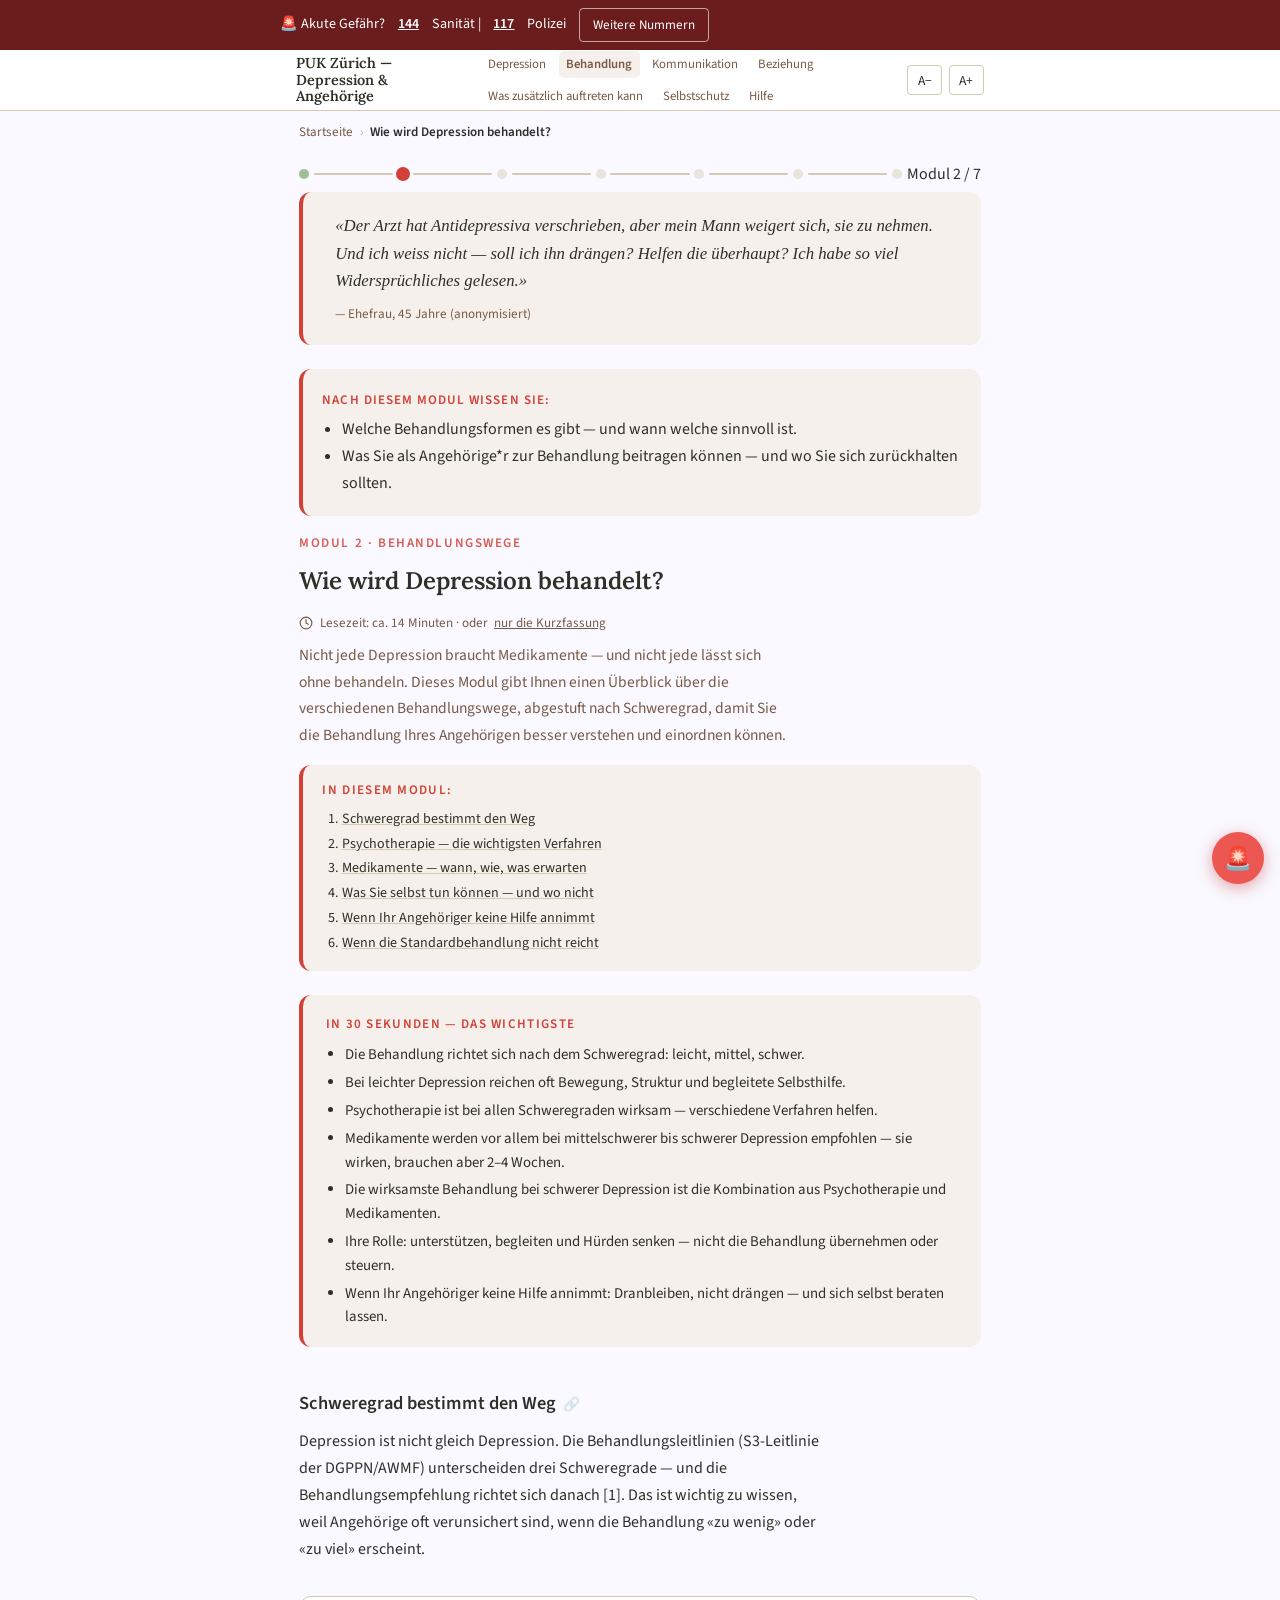
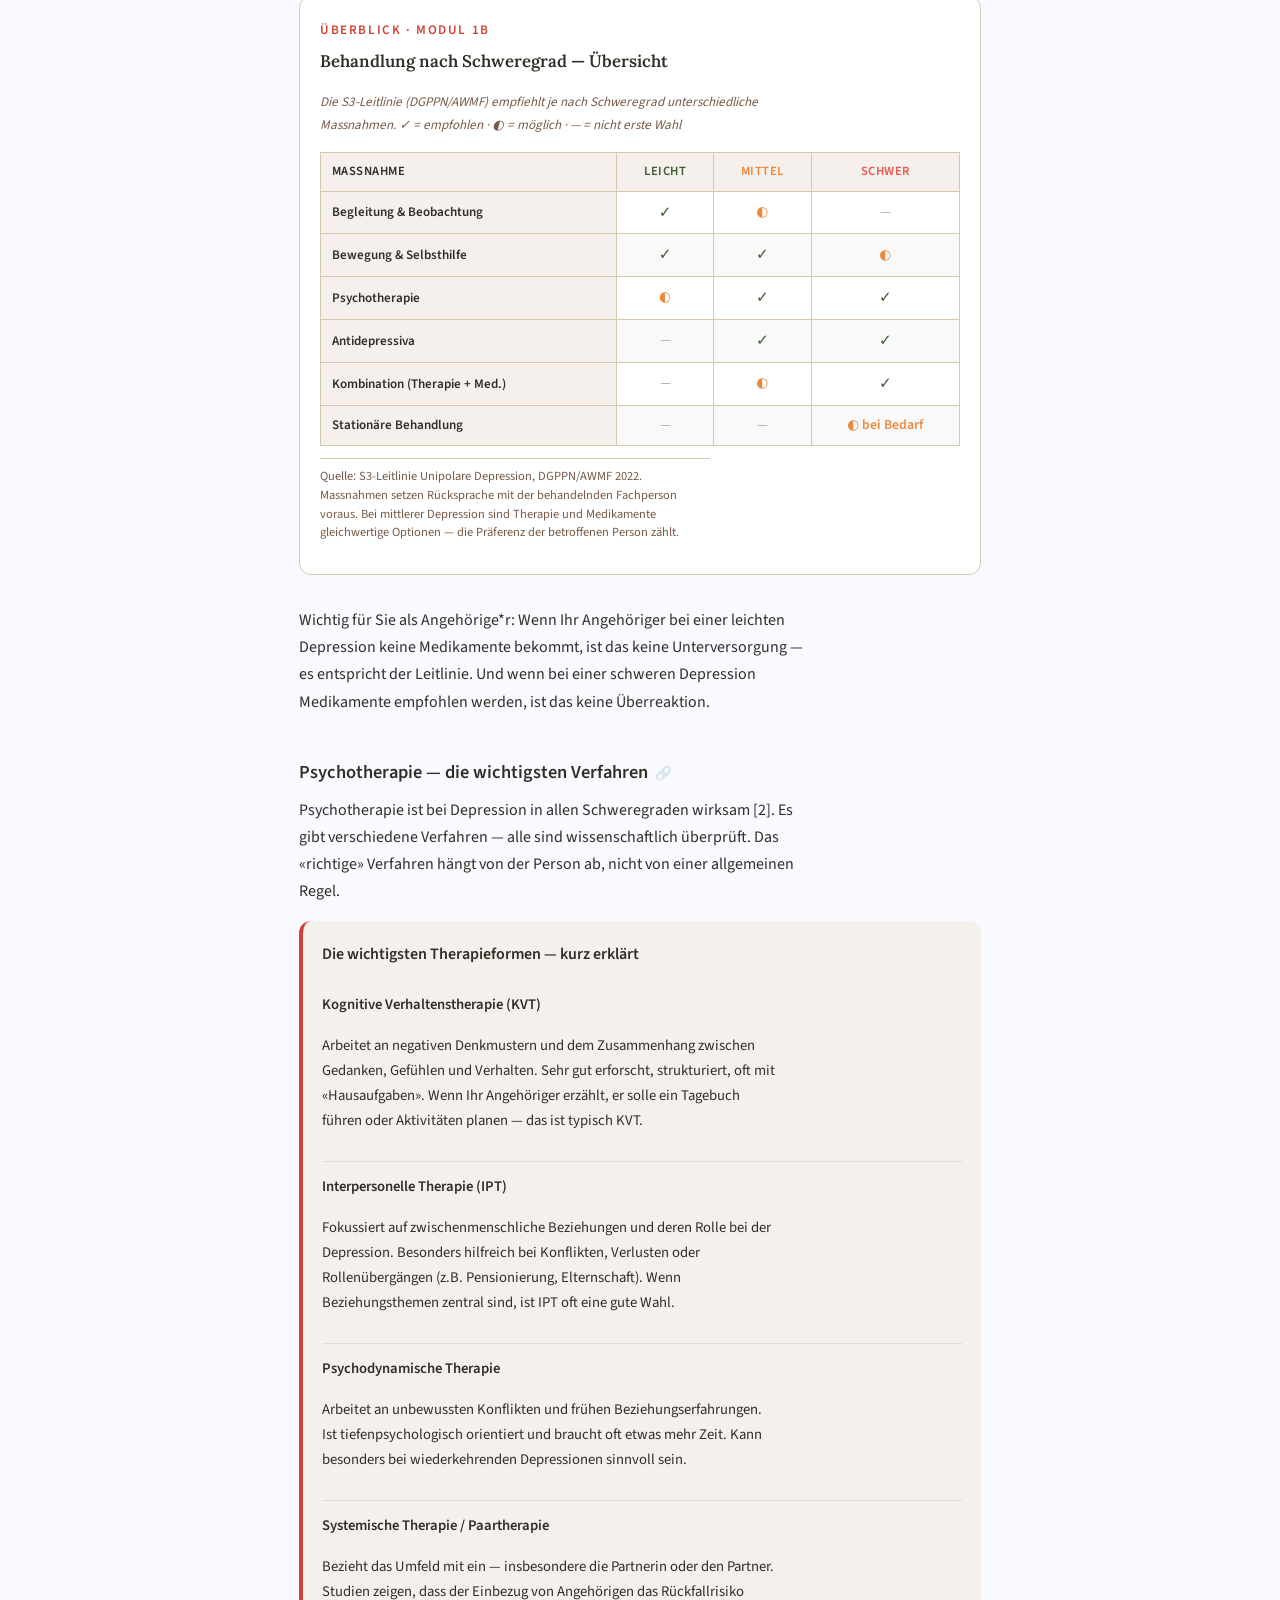
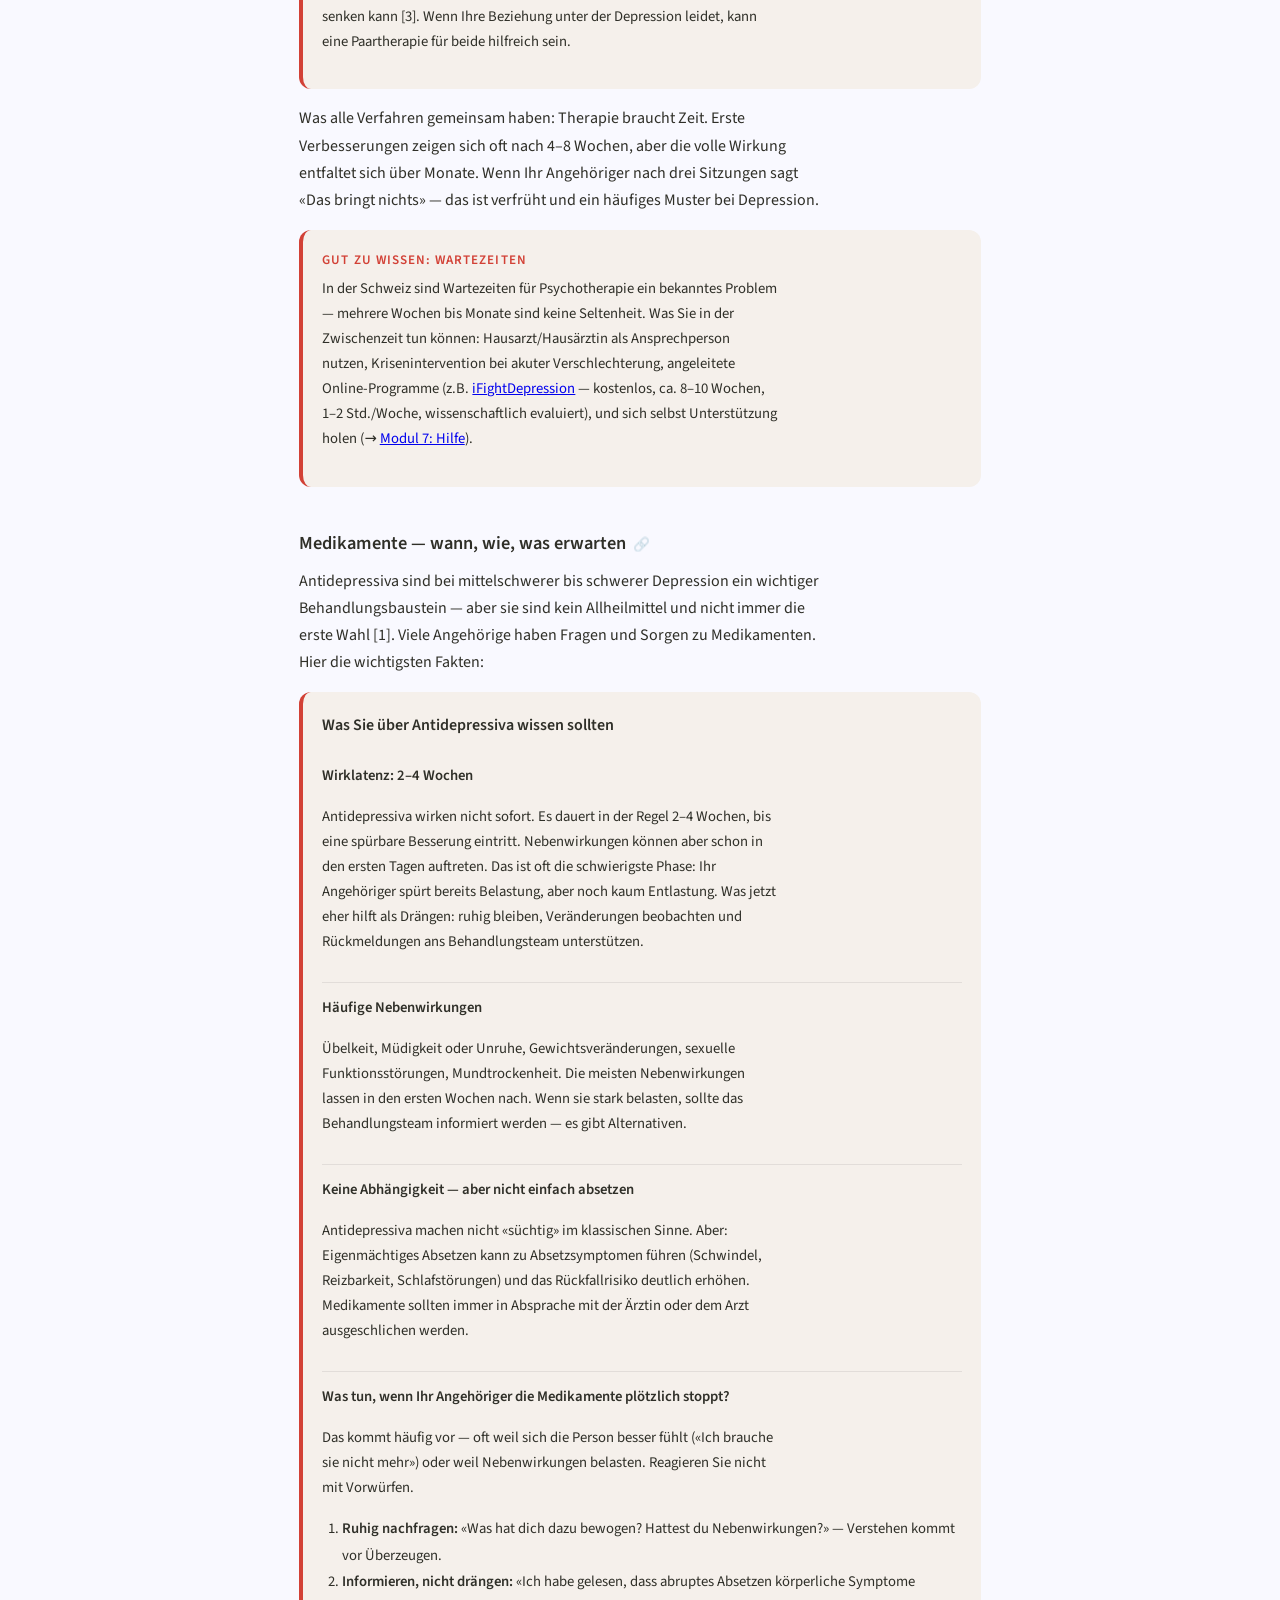
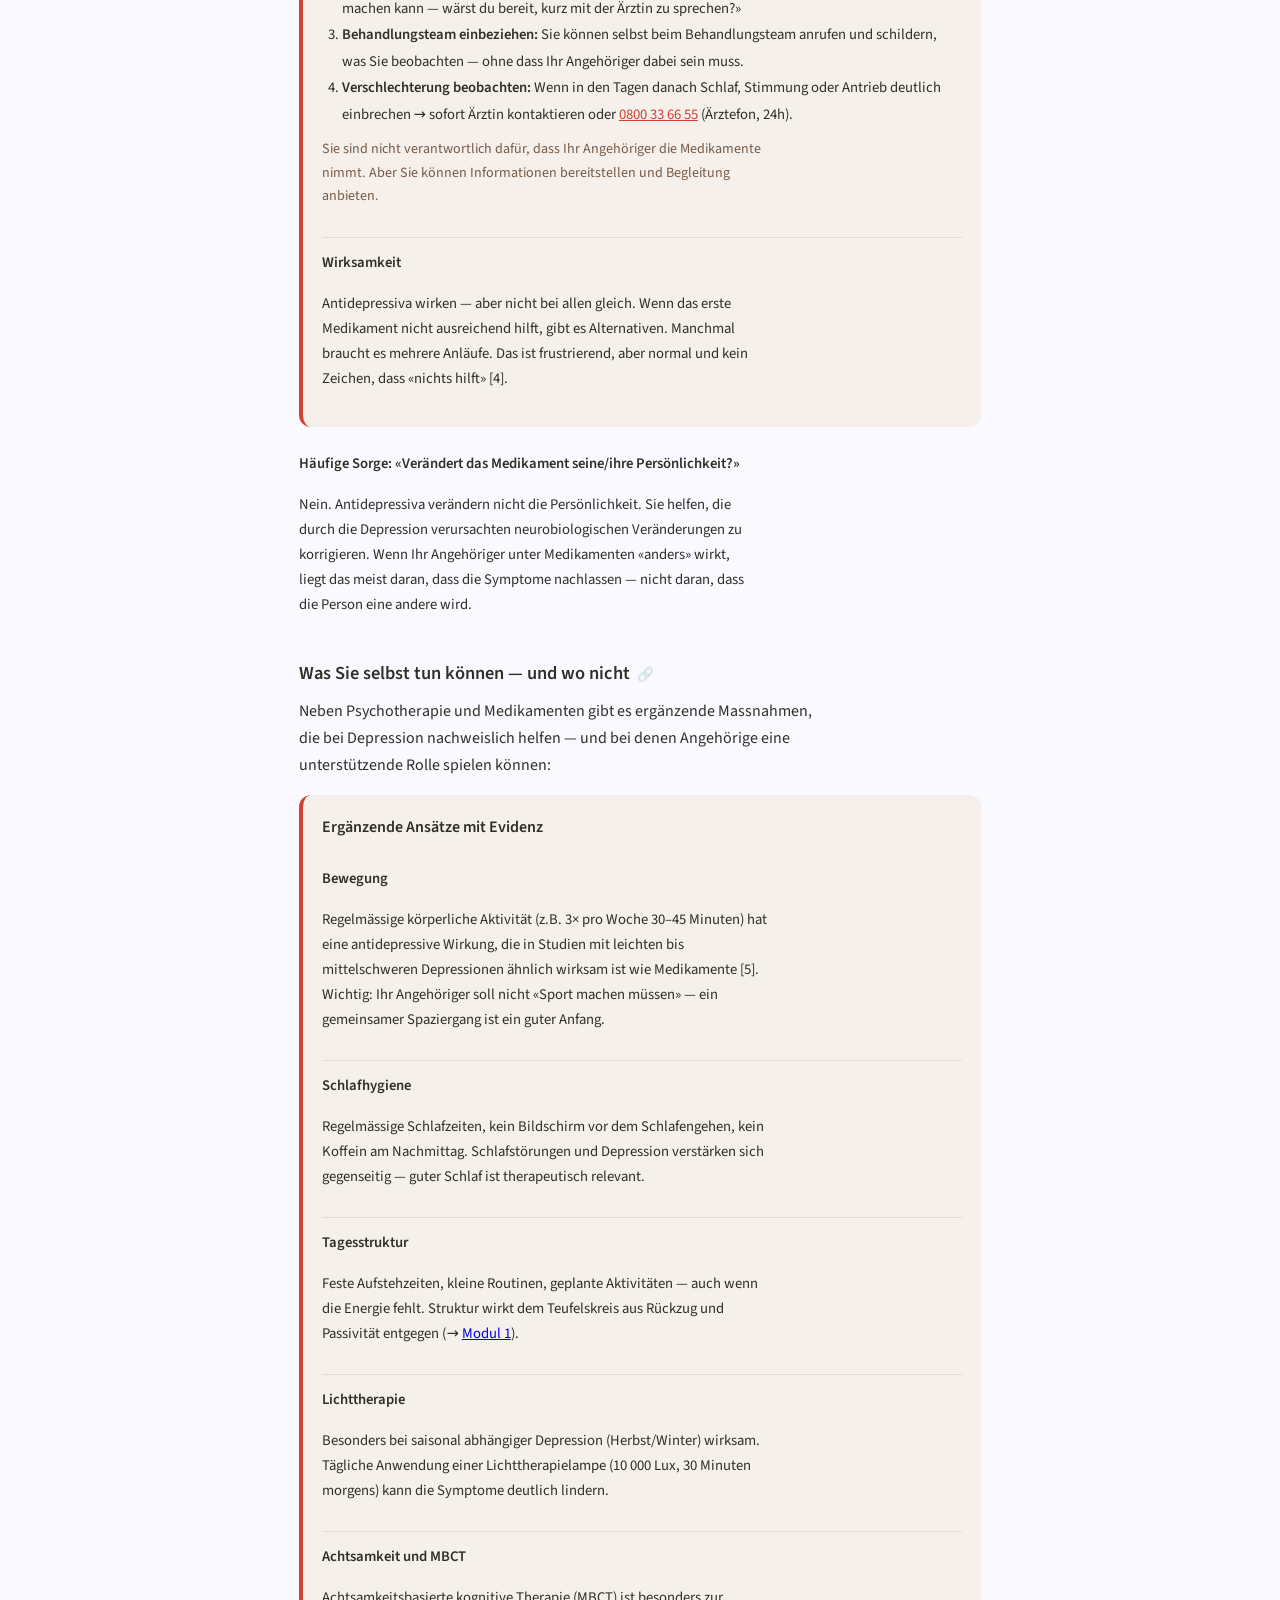
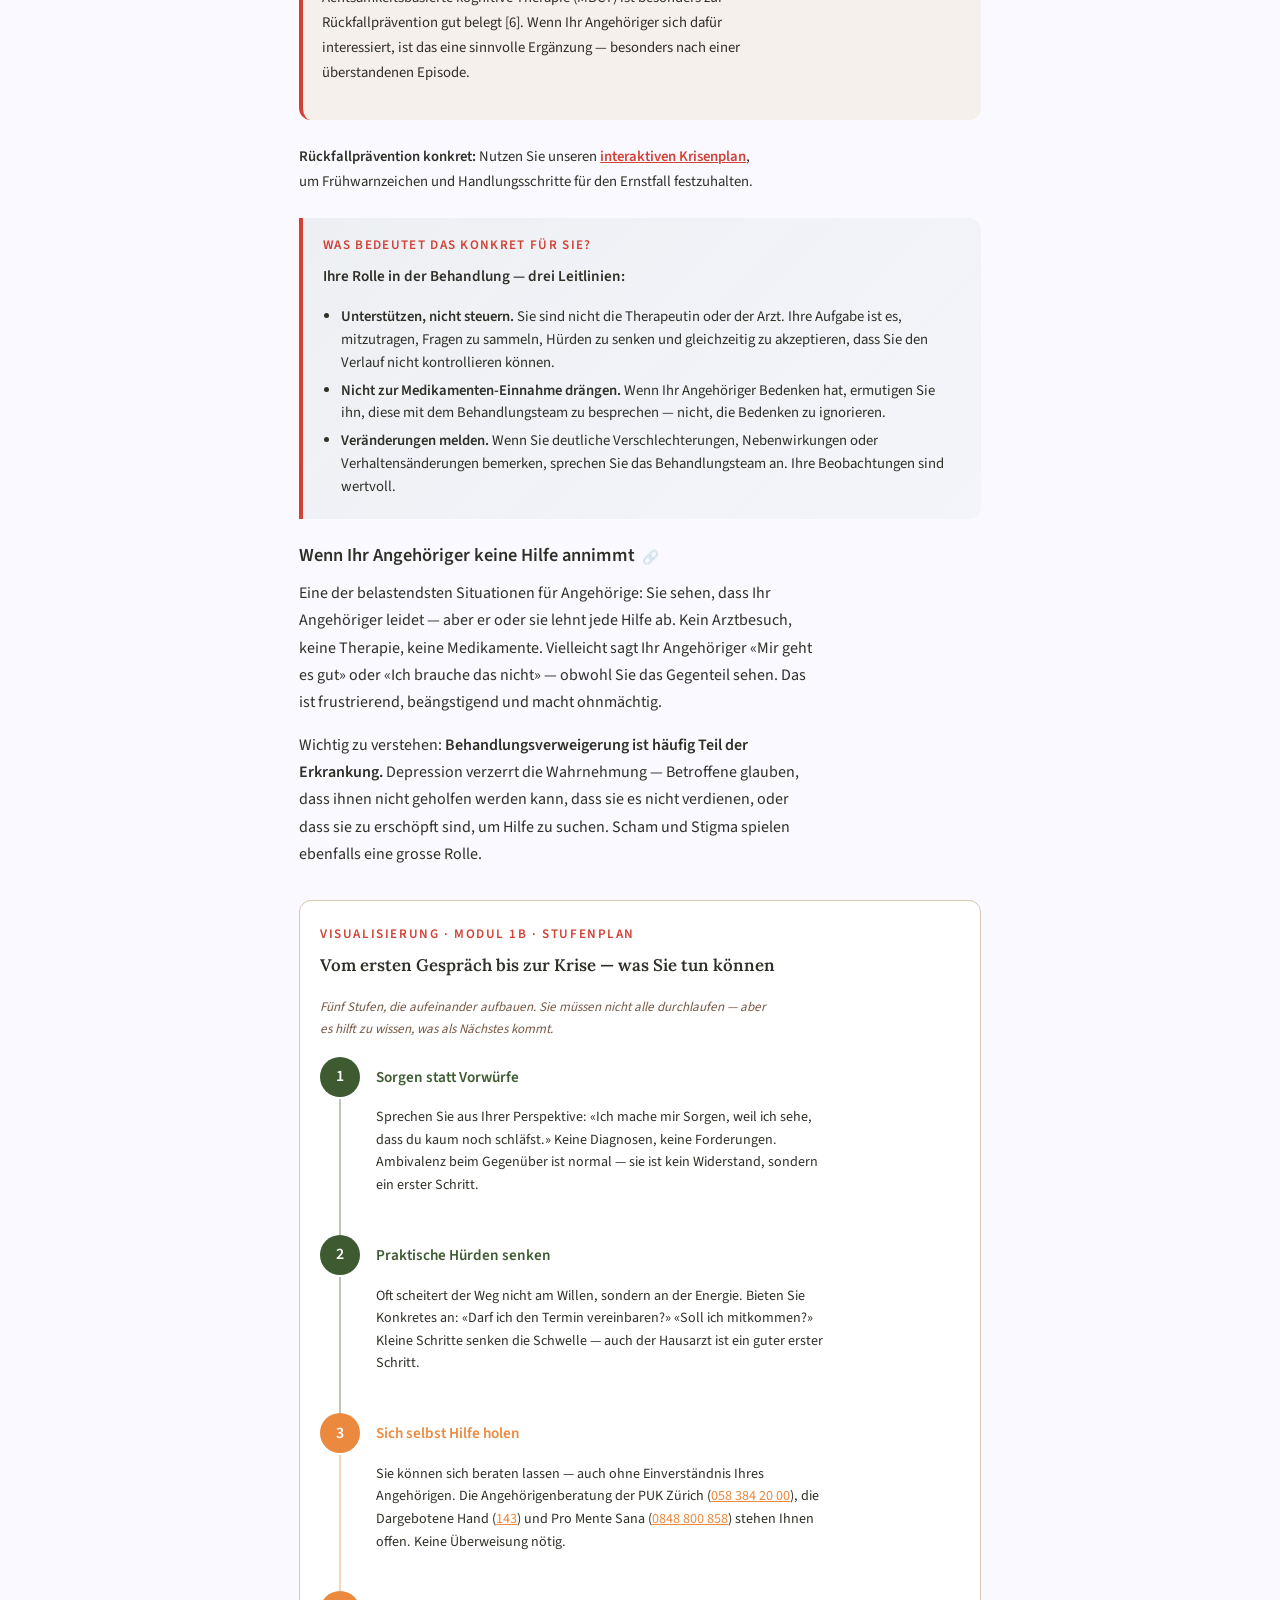
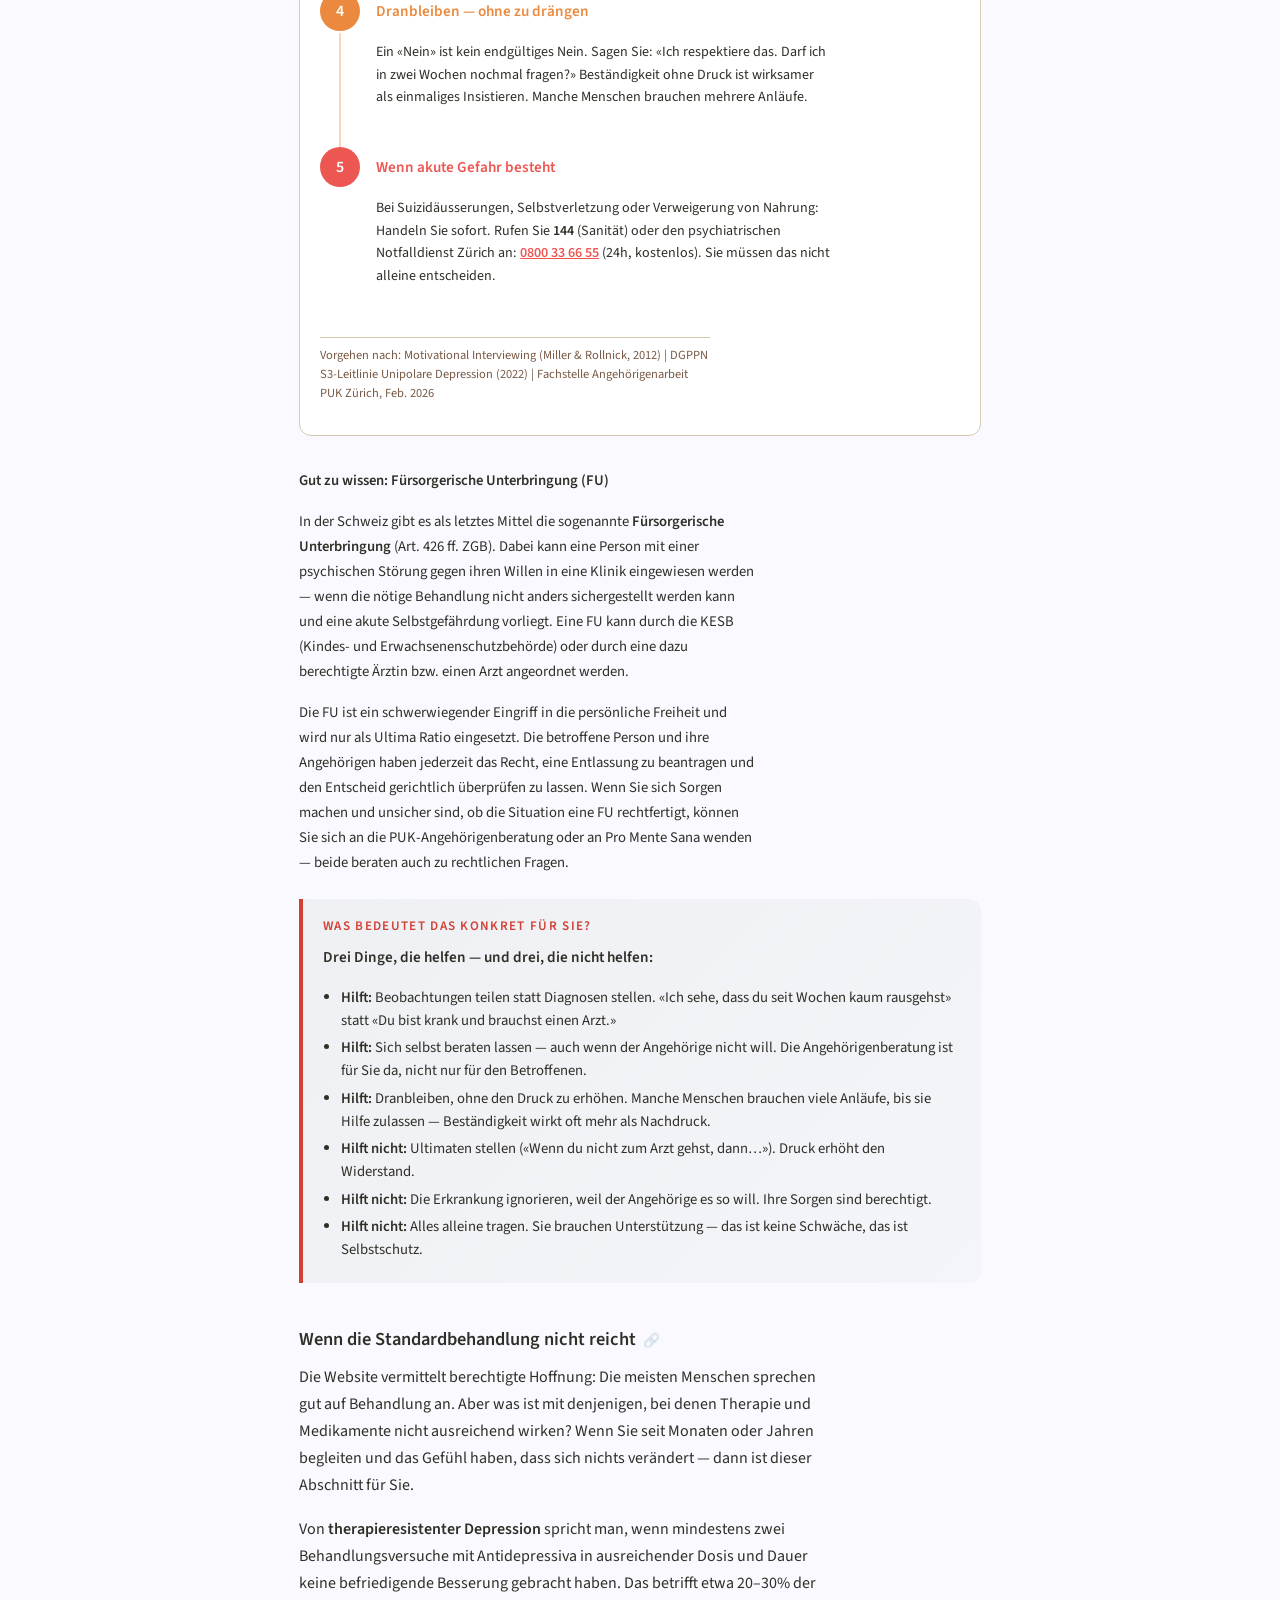
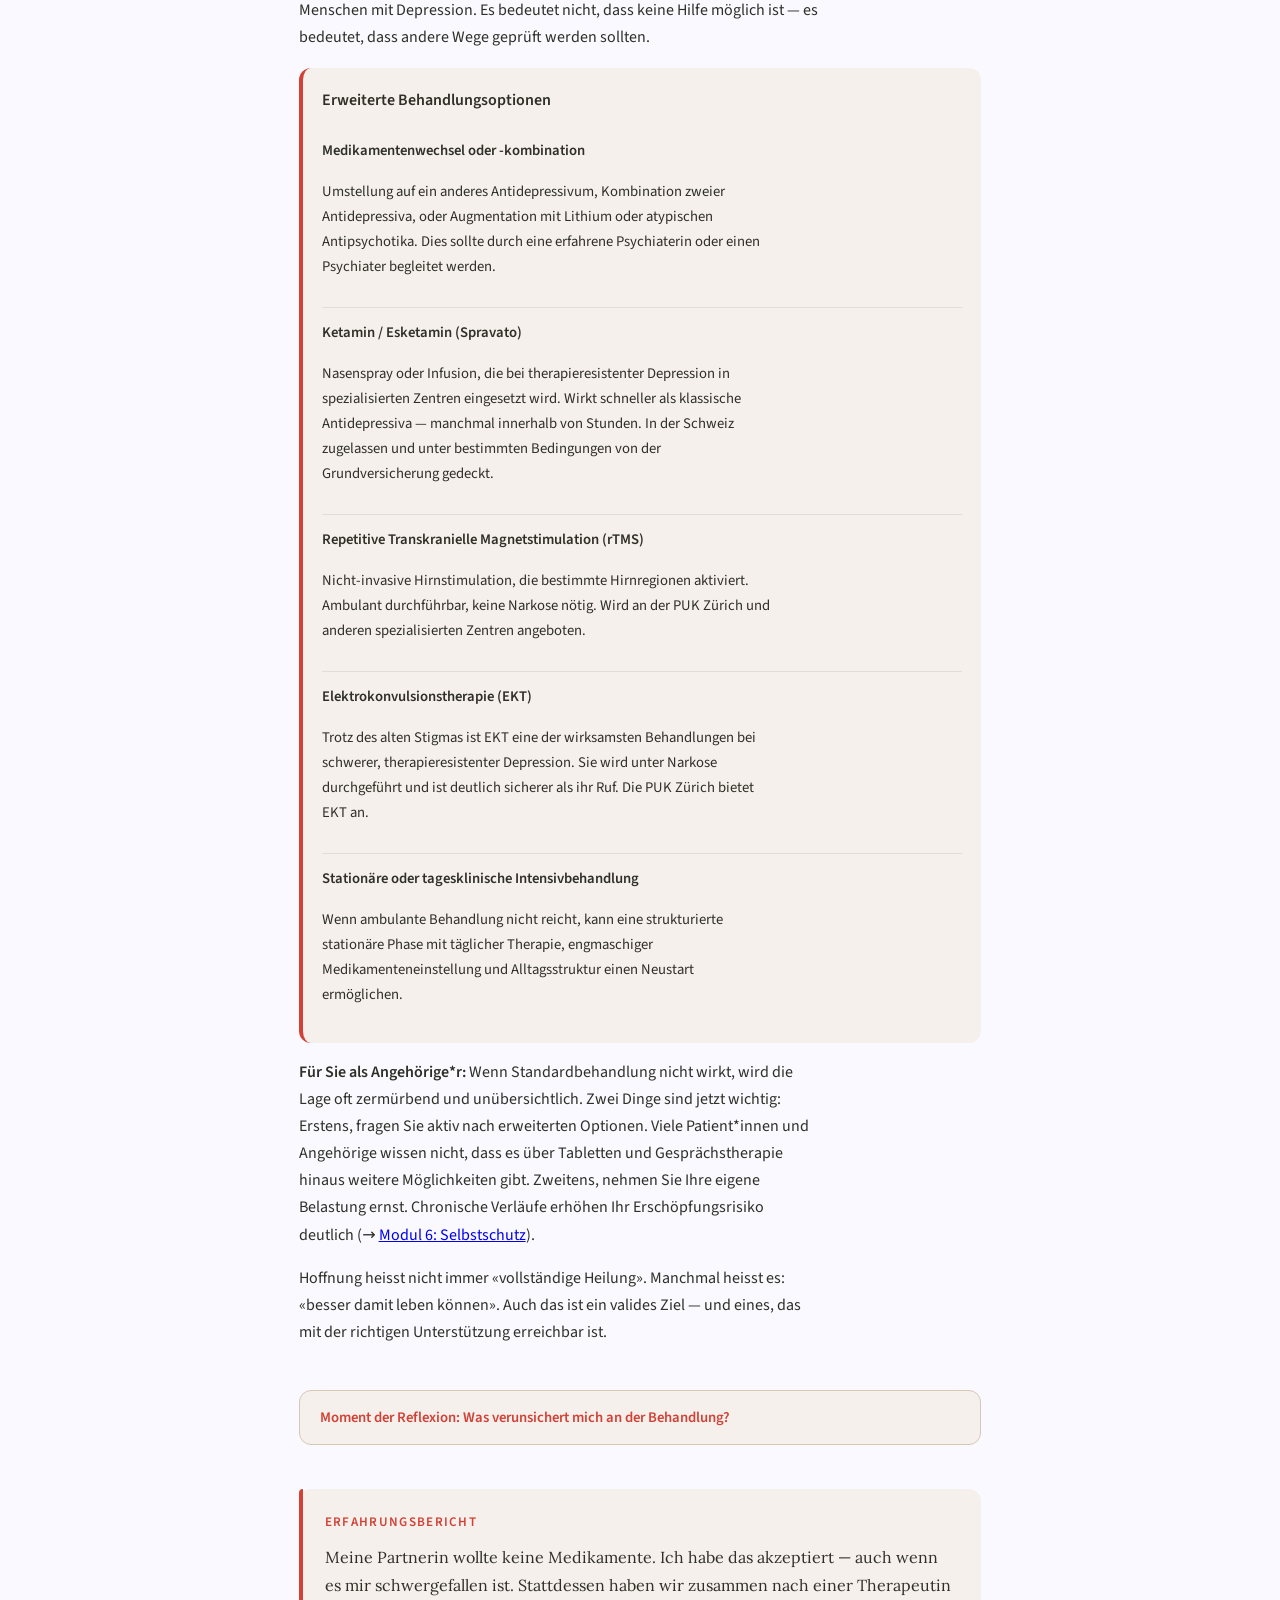
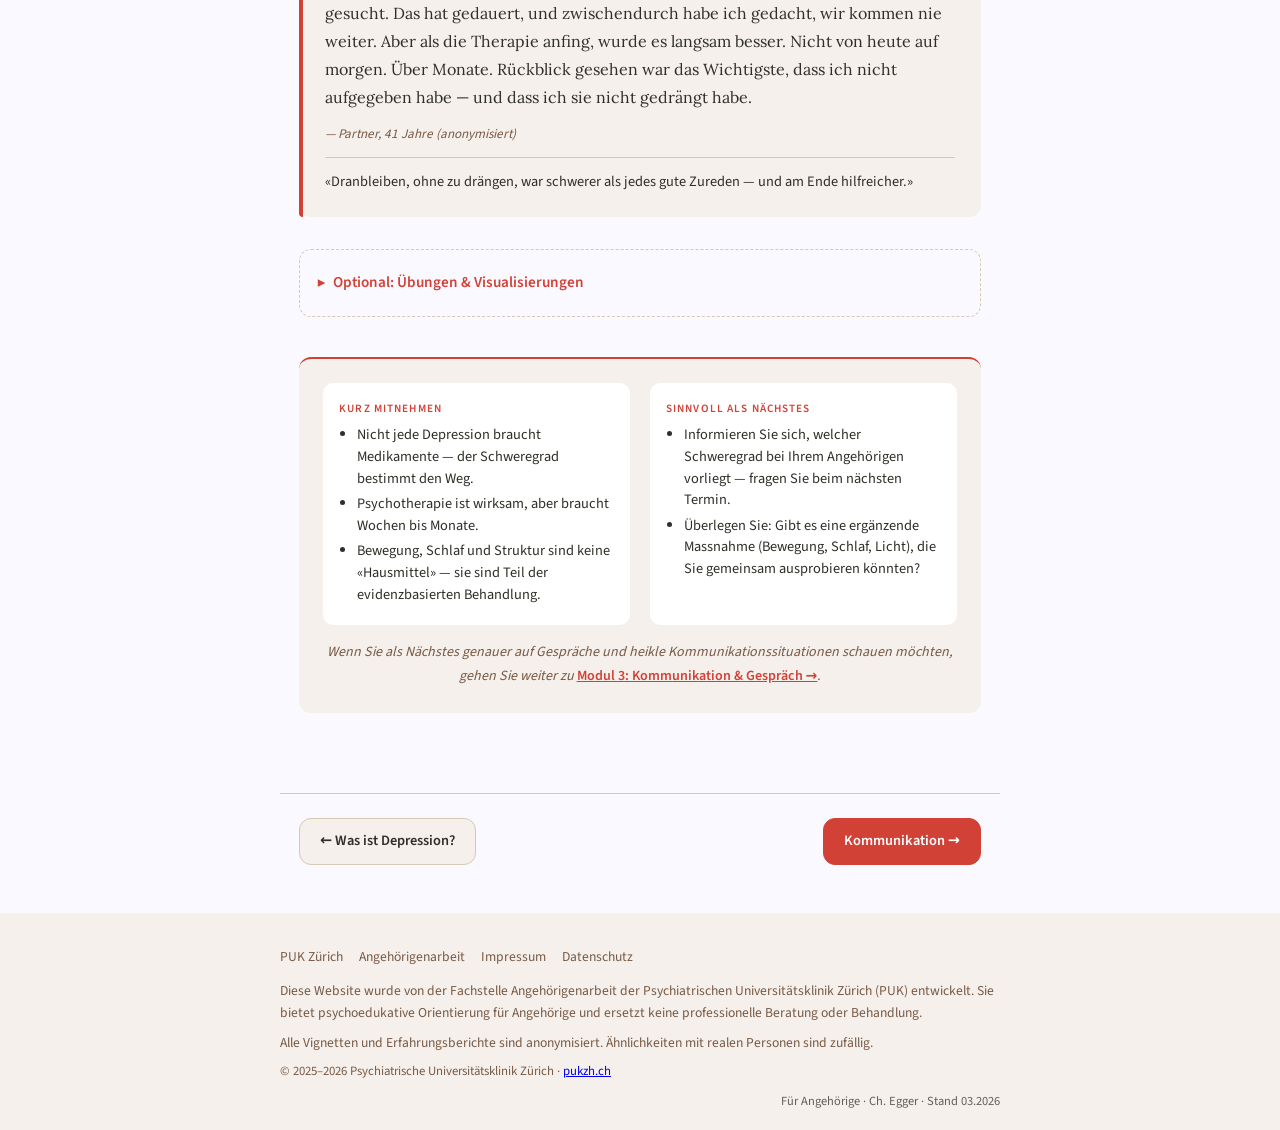
<file: m1b.html>
<!DOCTYPE html>
<html lang="de">
<head>
<meta charset="UTF-8">
<meta name="viewport" content="width=device-width, initial-scale=1.0">
<title>Wie wird Depression behandelt? | PUK Zürich</title>
<meta name="description" content="Behandlungswege bei Depression: Psychotherapie, Medikamente, ergänzende Ansätze — abgestuft nach Schweregrad. Was Angehörige wissen sollten.">
<meta property="og:title" content="Wie wird Depression behandelt? | PUK Zürich">
<link rel="canonical" href="https://puk-depression-angehoerige.netlify.app/m1b.html">
<meta property="og:url" content="https://puk-depression-angehoerige.netlify.app/m1b.html">
<meta property="og:image" content="https://puk-depression-angehoerige.netlify.app/og-image.png">
<meta property="og:description" content="Behandlungswege bei Depression: Psychotherapie, Medikamente, ergänzende Ansätze — abgestuft nach Schweregrad.">
<meta property="og:site_name" content="PUK Zürich – Fachstelle Angehörigenarbeit">
<meta property="og:locale" content="de_CH">
<meta name="theme-color" content="#F9F9FF" media="(prefers-color-scheme: light)">
<meta name="theme-color" content="#00293C" media="(prefers-color-scheme: dark)">
<link rel="icon" href="data:image/svg+xml,<svg xmlns=%22http://www.w3.org/2000/svg%22 viewBox=%220 0 100 100%22><text y=%22.9em%22 font-size=%2290%22>🤝</text></svg>">
<link rel="preload" as="font" href="fonts/lora-v37-latin-regular.woff2" crossorigin="anonymous">
<link rel="preload" as="font" href="fonts/source-sans-3-v19-latin-regular.woff2" crossorigin="anonymous">
<link rel="stylesheet" href="style.css">
<style>
@font-face { font-family:'Lora'; font-style:normal; font-weight:400; font-display:swap; src:url('fonts/lora-v37-latin-regular.woff2') format('woff2'); }
@font-face { font-family:'Lora'; font-style:normal; font-weight:600; font-display:swap; src:url('fonts/lora-v37-latin-600.woff2') format('woff2'); }
@font-face { font-family:'Source Sans 3'; font-style:normal; font-weight:400; font-display:swap; src:url('fonts/source-sans-3-v19-latin-regular.woff2') format('woff2'); }
@font-face { font-family:'Source Sans 3'; font-style:normal; font-weight:600; font-display:swap; src:url('fonts/source-sans-3-v19-latin-600.woff2') format('woff2'); }
</style>
</head>
<body>
<a href="#main-content" class="skip-link">Zum Inhalt springen</a>

<div class="notfall-banner" aria-label="Notfall-Informationen" role="region">
<div class="notfall-banner-inner">
<span>🚨 Akute Gefahr?</span>
<a href="tel:144" style="color:#fff;font-weight:600;margin:0 .5rem;">144</a> Sanität |
<a href="tel:117" style="color:#fff;font-weight:600;margin:0 .5rem;">117</a> Polizei
<details class="notfall-details-wrap">
<summary>Weitere Nummern</summary>
<div class="notfall-extra">
<p><strong>Ärztlicher Notfalldienst (24h):</strong></p>
<p>Ärztefon — Ärztlicher Notfalldienst Kt. Zürich: <a href="tel:0800336655">0800 33 66 55</a></p>
<p style="margin-top:.5rem;"><strong>Krisengespräch / emotionale Unterstützung:</strong></p>
<p>Dargebotene Hand: <a href="tel:143">143</a> (24h, anonym, kostenlos)</p>
<p style="margin-top:.5rem;"><strong>PUK Zürich — Anmeldung &amp; Beratung:</strong></p>
<p>Kinder &amp; Jugendliche: <a href="tel:+41583846666">058 384 66 66</a></p>
<p>Erwachsene (ab 18): <a href="tel:+41583842000">058 384 20 00</a></p>
<p>Erwachsene (ab 65): <a href="tel:+41583844682">058 384 46 82</a></p>
<p style="margin-top:.5rem;font-size:.82rem;color:rgba(255,255,255,.85);">Sie können einfach sagen: «Ich bin Angehörige*r und ich mache mir Sorgen um jemanden.» Mehr müssen Sie im ersten Moment nicht wissen.</p>
</div>
</details>
</div>
</div>

<nav class="main-nav" aria-label="Hauptnavigation">
<div class="nav-inner">
<a href="index.html" class="nav-logo">PUK Zürich — Depression &amp; Angehörige</a>
<ul class="nav-links" role="list">
<li><a href="m1.html">Depression</a></li>
<li><span class="nav-current" aria-current="page" title="Behandlung">Behandlung</span></li>
<li><a href="m2.html">Kommunikation</a></li>
<li><a href="m3.html">Beziehung</a></li>
<li><a href="m4.html">Was zusätzlich auftreten kann</a></li>
<li><a href="m5.html">Selbstschutz</a></li>
<li><a href="m6.html">Hilfe</a></li>
</ul>
<div class="nav-controls" style="display:flex;gap:.4rem;align-items:center;">
<button class="font-toggle" id="font-smaller" aria-label="Schrift kleiner" title="Schrift kleiner">A−</button>
<button class="font-toggle" id="font-larger" aria-label="Schrift grösser" title="Schrift grösser">A+</button>
</div>
<button class="hamburger" id="hamburger-btn" aria-label="Navigation öffnen" aria-expanded="false" aria-controls="mobile-menu">
<span></span><span></span><span></span>
</button>
</div>
<div class="mobile-menu" id="mobile-menu" aria-hidden="true">
<ul role="list">
<li><a href="index.html">Startseite</a></li>
<li><a href="m1.html">Depression</a></li>
<li><a href="m1b.html" aria-current="page">Behandlung</a></li>
<li><a href="m2.html">Kommunikation</a></li>
<li><a href="m3.html">Beziehung</a></li>
<li><a href="m4.html">Was zusätzlich auftreten kann</a></li>
<li><a href="m5.html">Selbstschutz</a></li>
<li><a href="m6.html">Hilfe</a></li>
</ul>
</div>
</nav>

<nav class="breadcrumb" aria-label="Breadcrumb">
<a href="index.html">Startseite</a>
<span class="breadcrumb-sep" aria-hidden="true">›</span>
<span class="breadcrumb-current" aria-current="page">Wie wird Depression behandelt?</span>
</nav>

<div class="module-progress" aria-label="Fortschritt: Modul 2 von 7">
<span class="module-progress-dot done" aria-hidden="true"></span><span class="module-progress-line" aria-hidden="true"></span><span class="module-progress-dot active" aria-hidden="true"></span><span class="module-progress-line" aria-hidden="true"></span><span class="module-progress-dot " aria-hidden="true"></span><span class="module-progress-line" aria-hidden="true"></span><span class="module-progress-dot " aria-hidden="true"></span><span class="module-progress-line" aria-hidden="true"></span><span class="module-progress-dot " aria-hidden="true"></span><span class="module-progress-line" aria-hidden="true"></span><span class="module-progress-dot " aria-hidden="true"></span><span class="module-progress-line" aria-hidden="true"></span><span class="module-progress-dot " aria-hidden="true"></span>
<span class="module-progress-label">Modul 2 / 7</span>
</div>

<main>
<section id="main-content" class="module blob-bg blob-bg--top-right" style="--module-color:var(--m1);">

<div class="vignette">
<p class="vignette-text">«Der Arzt hat Antidepressiva verschrieben, aber mein Mann weigert sich, sie zu nehmen. Und ich weiss nicht — soll ich ihn drängen? Helfen die überhaupt? Ich habe so viel Widersprüchliches gelesen.»</p>
<p class="vignette-source">— Ehefrau, 45 Jahre (anonymisiert)</p>
</div>

<div class="card" style="--module-color:var(--m1);">
<p class="section-label" style="margin-bottom:.3rem;">Nach diesem Modul wissen Sie:</p>
<ul style="margin:0;padding-left:1.2rem;">
<li>Welche Behandlungsformen es gibt — und wann welche sinnvoll ist.</li>
<li>Was Sie als Angehörige*r zur Behandlung beitragen können — und wo Sie sich zurückhalten sollten.</li>
</ul>
</div>

<div class="module-header">
<span class="eyebrow">Modul 2 · Behandlungswege</span>
<h1 class="module-title">Wie wird Depression behandelt?</h1>
<p class="reading-time"><svg width="14" height="14" viewBox="0 0 24 24" fill="none" stroke="currentColor" stroke-width="2" stroke-linecap="round" stroke-linejoin="round"><circle cx="12" cy="12" r="10"/><polyline points="12 6 12 12 16 14"/></svg> Lesezeit: ca. 14 Minuten · oder <a href="#kurzfassung" style="color:inherit;text-decoration:underline;">nur die Kurzfassung</a></p>
<p class="module-intro">Nicht jede Depression braucht Medikamente — und nicht jede lässt sich ohne behandeln. Dieses Modul gibt Ihnen einen Überblick über die verschiedenen Behandlungswege, abgestuft nach Schweregrad, damit Sie die Behandlung Ihres Angehörigen besser verstehen und einordnen können.</p>

<nav class="module-toc" aria-label="Inhalt dieses Moduls">
<p class="module-toc-title">In diesem Modul:</p>
<ol>
<li><a href="#m1b-1">Schweregrad bestimmt den Weg</a></li>
<li><a href="#m1b-2">Psychotherapie — die wichtigsten Verfahren</a></li>
<li><a href="#m1b-3">Medikamente — wann, wie, was erwarten</a></li>
<li><a href="#m1b-4">Was Sie selbst tun können — und wo nicht</a></li>
<li><a href="#m1b-5">Wenn Ihr Angehöriger keine Hilfe annimmt</a></li>
<li><a href="#m1b-6">Wenn die Standardbehandlung nicht reicht</a></li>
</ol>
</nav>

<div class="kurzfassung" id="kurzfassung">
<p class="kurzfassung-label">In 30 Sekunden — das Wichtigste</p>
<ul>
<li>Die Behandlung richtet sich nach dem Schweregrad: leicht, mittel, schwer.</li>
<li>Bei leichter Depression reichen oft Bewegung, Struktur und begleitete Selbsthilfe.</li>
<li>Psychotherapie ist bei allen Schweregraden wirksam — verschiedene Verfahren helfen.</li>
<li>Medikamente werden vor allem bei mittelschwerer bis schwerer Depression empfohlen — sie wirken, brauchen aber 2–4 Wochen.</li>
<li>Die wirksamste Behandlung bei schwerer Depression ist die Kombination aus Psychotherapie und Medikamenten.</li>
<li>Ihre Rolle: unterstützen, begleiten und Hürden senken — nicht die Behandlung übernehmen oder steuern.</li>
<li>Wenn Ihr Angehöriger keine Hilfe annimmt: Dranbleiben, nicht drängen — und sich selbst beraten lassen.</li>
</ul>
</div>
</div>

<!-- ABSCHNITT 1: Schweregrade -->
<div class="module-section">
<h3 id="m1b-1">Schweregrad bestimmt den Weg</h3>

<p>Depression ist nicht gleich Depression. Die Behandlungsleitlinien (S3-Leitlinie der DGPPN/AWMF) unterscheiden drei Schweregrade — und die Behandlungsempfehlung richtet sich danach [1]. Das ist wichtig zu wissen, weil Angehörige oft verunsichert sind, wenn die Behandlung «zu wenig» oder «zu viel» erscheint.</p>

<div class="infografik-container" style="--module-color:var(--m1);">
  <span class="infografik-label">Überblick · Modul 1b</span>
  <p class="infografik-title">Behandlung nach Schweregrad — Übersicht</p>
  <p class="infografik-subtitle">Die S3-Leitlinie (DGPPN/AWMF) empfiehlt je nach Schweregrad unterschiedliche Massnahmen. ✓ = empfohlen · ◐ = möglich · — = nicht erste Wahl</p>
  <div class="beh-matrix-wrap">
    <table class="beh-matrix">
      <thead>
        <tr>
          <th>Massnahme</th>
          <th class="beh-th-leicht">Leicht</th>
          <th class="beh-th-mittel">Mittel</th>
          <th class="beh-th-schwer">Schwer</th>
        </tr>
      </thead>
      <tbody>
        <tr>
          <td class="row-label">Begleitung &amp; Beobachtung</td>
          <td><span class="beh-ja">✓</span></td>
          <td><span class="beh-opt">◐</span></td>
          <td><span class="beh-nein">—</span></td>
        </tr>
        <tr>
          <td class="row-label">Bewegung &amp; Selbsthilfe</td>
          <td><span class="beh-ja">✓</span></td>
          <td><span class="beh-ja">✓</span></td>
          <td><span class="beh-opt">◐</span></td>
        </tr>
        <tr>
          <td class="row-label">Psychotherapie</td>
          <td><span class="beh-opt">◐</span></td>
          <td><span class="beh-ja">✓</span></td>
          <td><span class="beh-ja">✓</span></td>
        </tr>
        <tr>
          <td class="row-label">Antidepressiva</td>
          <td><span class="beh-nein">—</span></td>
          <td><span class="beh-ja">✓</span></td>
          <td><span class="beh-ja">✓</span></td>
        </tr>
        <tr>
          <td class="row-label">Kombination (Therapie + Med.)</td>
          <td><span class="beh-nein">—</span></td>
          <td><span class="beh-opt">◐</span></td>
          <td><span class="beh-ja">✓</span></td>
        </tr>
        <tr>
          <td class="row-label">Stationäre Behandlung</td>
          <td><span class="beh-nein">—</span></td>
          <td><span class="beh-nein">—</span></td>
          <td><span class="beh-opt">◐ bei Bedarf</span></td>
        </tr>
      </tbody>
    </table>
  </div>
  <p class="infografik-footer">Quelle: S3-Leitlinie Unipolare Depression, DGPPN/AWMF 2022. Massnahmen setzen Rücksprache mit der behandelnden Fachperson voraus. Bei mittlerer Depression sind Therapie und Medikamente gleichwertige Optionen — die Präferenz der betroffenen Person zählt.</p>
</div>

<p>Wichtig für Sie als Angehörige*r: Wenn Ihr Angehöriger bei einer leichten Depression keine Medikamente bekommt, ist das keine Unterversorgung — es entspricht der Leitlinie. Und wenn bei einer schweren Depression Medikamente empfohlen werden, ist das keine Überreaktion.</p>
</div>

<!-- ABSCHNITT 2: Psychotherapie -->
<div class="module-section">
<h3 id="m1b-2">Psychotherapie — die wichtigsten Verfahren</h3>

<p>Psychotherapie ist bei Depression in allen Schweregraden wirksam [2]. Es gibt verschiedene Verfahren — alle sind wissenschaftlich überprüft. Das «richtige» Verfahren hängt von der Person ab, nicht von einer allgemeinen Regel.</p>

<div class="card" style="--module-color:var(--m1);">
<strong>Die wichtigsten Therapieformen — kurz erklärt</strong>
<div style="margin-top:.75rem;font-size:.92rem;">

<div class="card-item">
<p class="card-item-title">Kognitive Verhaltenstherapie (KVT)</p>
<p>Arbeitet an negativen Denkmustern und dem Zusammenhang zwischen Gedanken, Gefühlen und Verhalten. Sehr gut erforscht, strukturiert, oft mit «Hausaufgaben». Wenn Ihr Angehöriger erzählt, er solle ein Tagebuch führen oder Aktivitäten planen — das ist typisch KVT.</p>
</div>

<div class="card-item">
<p class="card-item-title">Interpersonelle Therapie (IPT)</p>
<p>Fokussiert auf zwischenmenschliche Beziehungen und deren Rolle bei der Depression. Besonders hilfreich bei Konflikten, Verlusten oder Rollenübergängen (z.B. Pensionierung, Elternschaft). Wenn Beziehungsthemen zentral sind, ist IPT oft eine gute Wahl.</p>
</div>

<div class="card-item">
<p class="card-item-title">Psychodynamische Therapie</p>
<p>Arbeitet an unbewussten Konflikten und frühen Beziehungserfahrungen. Ist tiefenpsychologisch orientiert und braucht oft etwas mehr Zeit. Kann besonders bei wiederkehrenden Depressionen sinnvoll sein.</p>
</div>

<div class="card-item">
<p class="card-item-title">Systemische Therapie / Paartherapie</p>
<p>Bezieht das Umfeld mit ein — insbesondere die Partnerin oder den Partner. Studien zeigen, dass der Einbezug von Angehörigen das Rückfallrisiko senken kann [3]. Wenn Ihre Beziehung unter der Depression leidet, kann eine Paartherapie für beide hilfreich sein.</p>
</div>

</div>
</div>

<p>Was alle Verfahren gemeinsam haben: Therapie braucht Zeit. Erste Verbesserungen zeigen sich oft nach 4–8 Wochen, aber die volle Wirkung entfaltet sich über Monate. Wenn Ihr Angehöriger nach drei Sitzungen sagt «Das bringt nichts» — das ist verfrüht und ein häufiges Muster bei Depression.</p>

<div class="card" style="--module-color:var(--m1);border-left:4px solid var(--module-color);">
<p class="section-label" style="margin-bottom:.3rem;">Gut zu wissen: Wartezeiten</p>
<p style="font-size:.92rem;">In der Schweiz sind Wartezeiten für Psychotherapie ein bekanntes Problem — mehrere Wochen bis Monate sind keine Seltenheit. Was Sie in der Zwischenzeit tun können: Hausarzt/Hausärztin als Ansprechperson nutzen, Krisenintervention bei akuter Verschlechterung, angeleitete Online-Programme (z.B. <a href="https://www.ifightdepression.com/de/" target="_blank" rel="noopener">iFightDepression</a> — kostenlos, ca. 8–10 Wochen, 1–2 Std./Woche, wissenschaftlich evaluiert), und sich selbst Unterstützung holen (→ <a href="m6.html">Modul 7: Hilfe</a>).</p>
</div>
</div>

<!-- ABSCHNITT 3: Medikamente -->
<div class="module-section">
<h3 id="m1b-3">Medikamente — wann, wie, was erwarten</h3>

<p>Antidepressiva sind bei mittelschwerer bis schwerer Depression ein wichtiger Behandlungsbaustein — aber sie sind kein Allheilmittel und nicht immer die erste Wahl [1]. Viele Angehörige haben Fragen und Sorgen zu Medikamenten. Hier die wichtigsten Fakten:</p>

<div class="card" style="--module-color:var(--m1);">
<strong>Was Sie über Antidepressiva wissen sollten</strong>
<div style="margin-top:.75rem;font-size:.92rem;">

<div class="card-item">
<p class="card-item-title">Wirklatenz: 2–4 Wochen</p>
<p>Antidepressiva wirken nicht sofort. Es dauert in der Regel 2–4 Wochen, bis eine spürbare Besserung eintritt. Nebenwirkungen können aber schon in den ersten Tagen auftreten. Das ist oft die schwierigste Phase: Ihr Angehöriger spürt bereits Belastung, aber noch kaum Entlastung. Was jetzt eher hilft als Drängen: ruhig bleiben, Veränderungen beobachten und Rückmeldungen ans Behandlungsteam unterstützen.</p>
</div>

<div class="card-item">
<p class="card-item-title">Häufige Nebenwirkungen</p>
<p>Übelkeit, Müdigkeit oder Unruhe, Gewichtsveränderungen, sexuelle Funktionsstörungen, Mundtrockenheit. Die meisten Nebenwirkungen lassen in den ersten Wochen nach. Wenn sie stark belasten, sollte das Behandlungsteam informiert werden — es gibt Alternativen.</p>
</div>

<div class="card-item">
<p class="card-item-title">Keine Abhängigkeit — aber nicht einfach absetzen</p>
<p>Antidepressiva machen nicht «süchtig» im klassischen Sinne. Aber: Eigenmächtiges Absetzen kann zu Absetzsymptomen führen (Schwindel, Reizbarkeit, Schlafstörungen) und das Rückfallrisiko deutlich erhöhen. Medikamente sollten immer in Absprache mit der Ärztin oder dem Arzt ausgeschlichen werden.</p>
</div>

<div class="card-item">
<p class="card-item-title">Was tun, wenn Ihr Angehöriger die Medikamente plötzlich stoppt?</p>
<p>Das kommt häufig vor — oft weil sich die Person besser fühlt («Ich brauche sie nicht mehr») oder weil Nebenwirkungen belasten. Reagieren Sie nicht mit Vorwürfen.</p>
<ol style="margin:.6rem 0 .6rem 1.2rem;line-height:1.8;">
    <li><strong>Ruhig nachfragen:</strong> «Was hat dich dazu bewogen? Hattest du Nebenwirkungen?» — Verstehen kommt vor Überzeugen.</li>
    <li><strong>Informieren, nicht drängen:</strong> «Ich habe gelesen, dass abruptes Absetzen körperliche Symptome machen kann — wärst du bereit, kurz mit der Ärztin zu sprechen?»</li>
    <li><strong>Behandlungsteam einbeziehen:</strong> Sie können selbst beim Behandlungsteam anrufen und schildern, was Sie beobachten — ohne dass Ihr Angehöriger dabei sein muss.</li>
    <li><strong>Verschlechterung beobachten:</strong> Wenn in den Tagen danach Schlaf, Stimmung oder Antrieb deutlich einbrechen → sofort Ärztin kontaktieren oder <a href="tel:0800336655" style="color:var(--m1b, var(--m1));">0800 33 66 55</a> (Ärztefon, 24h).</li>
</ol>
<p style="font-size:.88rem;color:var(--muted);">Sie sind nicht verantwortlich dafür, dass Ihr Angehöriger die Medikamente nimmt. Aber Sie können Informationen bereitstellen und Begleitung anbieten.</p>
</div>

<div class="card-item">
<p class="card-item-title">Wirksamkeit</p>
<p>Antidepressiva wirken — aber nicht bei allen gleich. Wenn das erste Medikament nicht ausreichend hilft, gibt es Alternativen. Manchmal braucht es mehrere Anläufe. Das ist frustrierend, aber normal und kein Zeichen, dass «nichts hilft» [4].</p>
</div>

</div>
</div>

<div style="font-size:.92rem;margin-top:1.5rem;">
<p><strong>Häufige Sorge: «Verändert das Medikament seine/ihre Persönlichkeit?»</strong></p>
<p>Nein. Antidepressiva verändern nicht die Persönlichkeit. Sie helfen, die durch die Depression verursachten neurobiologischen Veränderungen zu korrigieren. Wenn Ihr Angehöriger unter Medikamenten «anders» wirkt, liegt das meist daran, dass die Symptome nachlassen — nicht daran, dass die Person eine andere wird.</p>
</div>
</div>

<!-- ABSCHNITT 4: Ergänzende Ansätze und Rolle der Angehörigen -->
<div class="module-section">
<h3 id="m1b-4">Was Sie selbst tun können — und wo nicht</h3>

<p>Neben Psychotherapie und Medikamenten gibt es ergänzende Massnahmen, die bei Depression nachweislich helfen — und bei denen Angehörige eine unterstützende Rolle spielen können:</p>

<div class="card" style="--module-color:var(--m1);">
<strong>Ergänzende Ansätze mit Evidenz</strong>
<div style="margin-top:.75rem;font-size:.92rem;">

<div class="card-item">
<p class="card-item-title">Bewegung</p>
<p>Regelmässige körperliche Aktivität (z.B. 3× pro Woche 30–45 Minuten) hat eine antidepressive Wirkung, die in Studien mit leichten bis mittelschweren Depressionen ähnlich wirksam ist wie Medikamente [5]. Wichtig: Ihr Angehöriger soll nicht «Sport machen müssen» — ein gemeinsamer Spaziergang ist ein guter Anfang.</p>
</div>

<div class="card-item">
<p class="card-item-title">Schlafhygiene</p>
<p>Regelmässige Schlafzeiten, kein Bildschirm vor dem Schlafengehen, kein Koffein am Nachmittag. Schlafstörungen und Depression verstärken sich gegenseitig — guter Schlaf ist therapeutisch relevant.</p>
</div>

<div class="card-item">
<p class="card-item-title">Tagesstruktur</p>
<p>Feste Aufstehzeiten, kleine Routinen, geplante Aktivitäten — auch wenn die Energie fehlt. Struktur wirkt dem Teufelskreis aus Rückzug und Passivität entgegen (→ <a href="m1.html">Modul 1</a>).</p>
</div>

<div class="card-item">
<p class="card-item-title">Lichttherapie</p>
<p>Besonders bei saisonal abhängiger Depression (Herbst/Winter) wirksam. Tägliche Anwendung einer Lichttherapielampe (10 000 Lux, 30 Minuten morgens) kann die Symptome deutlich lindern.</p>
</div>

<div class="card-item">
<p class="card-item-title">Achtsamkeit und MBCT</p>
<p>Achtsamkeitsbasierte kognitive Therapie (MBCT) ist besonders zur Rückfallprävention gut belegt [6]. Wenn Ihr Angehöriger sich dafür interessiert, ist das eine sinnvolle Ergänzung — besonders nach einer überstandenen Episode.</p>
</div>

</div>
</div>

<p style="margin-top:1.5rem;font-size:.92rem;"><strong>Rückfallprävention konkret:</strong> Nutzen Sie unseren <a href="krisenplan.html" style="color:var(--m1);font-weight:600;">interaktiven Krisenplan</a>, um Frühwarnzeichen und Handlungsschritte für den Ernstfall festzuhalten.</p>

<div class="transfer-box" style="--module-color:var(--m1);">
<span class="transfer-box-label">Was bedeutet das konkret für Sie?</span>
<p class="transfer-box-title">Ihre Rolle in der Behandlung — drei Leitlinien:</p>
<ul>
<li><strong>Unterstützen, nicht steuern.</strong> Sie sind nicht die Therapeutin oder der Arzt. Ihre Aufgabe ist es, mitzutragen, Fragen zu sammeln, Hürden zu senken und gleichzeitig zu akzeptieren, dass Sie den Verlauf nicht kontrollieren können.</li>
<li><strong>Nicht zur Medikamenten-Einnahme drängen.</strong> Wenn Ihr Angehöriger Bedenken hat, ermutigen Sie ihn, diese mit dem Behandlungsteam zu besprechen — nicht, die Bedenken zu ignorieren.</li>
<li><strong>Veränderungen melden.</strong> Wenn Sie deutliche Verschlechterungen, Nebenwirkungen oder Verhaltensänderungen bemerken, sprechen Sie das Behandlungsteam an. Ihre Beobachtungen sind wertvoll.</li>
</ul>
</div>

<div class="module-section">
<h3 id="m1b-5">Wenn Ihr Angehöriger keine Hilfe annimmt</h3>

<p>Eine der belastendsten Situationen für Angehörige: Sie sehen, dass Ihr Angehöriger leidet — aber er oder sie lehnt jede Hilfe ab. Kein Arztbesuch, keine Therapie, keine Medikamente. Vielleicht sagt Ihr Angehöriger «Mir geht es gut» oder «Ich brauche das nicht» — obwohl Sie das Gegenteil sehen. Das ist frustrierend, beängstigend und macht ohnmächtig.</p>

<p>Wichtig zu verstehen: <strong>Behandlungsverweigerung ist häufig Teil der Erkrankung.</strong> Depression verzerrt die Wahrnehmung — Betroffene glauben, dass ihnen nicht geholfen werden kann, dass sie es nicht verdienen, oder dass sie zu erschöpft sind, um Hilfe zu suchen. Scham und Stigma spielen ebenfalls eine grosse Rolle.</p>

<div class="infografik-container" style="--module-color:var(--m1);">
<span class="infografik-label">Visualisierung · Modul 1b · Stufenplan</span>
<p class="infografik-title">Vom ersten Gespräch bis zur Krise — was Sie tun können</p>
<p class="infografik-subtitle">Fünf Stufen, die aufeinander aufbauen. Sie müssen nicht alle durchlaufen — aber es hilft zu wissen, was als Nächstes kommt.</p>

<div class="cascade">
    <div class="cascade-step cascade-step--green">
        <div class="cascade-badge">1</div>
        <div class="cascade-content">
            <p class="cascade-title">Sorgen statt Vorwürfe</p>
            <p class="cascade-desc">Sprechen Sie aus Ihrer Perspektive: «Ich mache mir Sorgen, weil ich sehe, dass du kaum noch schläfst.» Keine Diagnosen, keine Forderungen. Ambivalenz beim Gegenüber ist normal — sie ist kein Widerstand, sondern ein erster Schritt.</p>
        </div>
    </div>
    <div class="cascade-step cascade-step--green">
        <div class="cascade-badge">2</div>
        <div class="cascade-content">
            <p class="cascade-title">Praktische Hürden senken</p>
            <p class="cascade-desc">Oft scheitert der Weg nicht am Willen, sondern an der Energie. Bieten Sie Konkretes an: «Darf ich den Termin vereinbaren?» «Soll ich mitkommen?» Kleine Schritte senken die Schwelle — auch der Hausarzt ist ein guter erster Schritt.</p>
        </div>
    </div>
    <div class="cascade-step cascade-step--warning">
        <div class="cascade-badge">3</div>
        <div class="cascade-content">
            <p class="cascade-title">Sich selbst Hilfe holen</p>
            <p class="cascade-desc">Sie können sich beraten lassen — auch ohne Einverständnis Ihres Angehörigen. Die Angehörigenberatung der PUK Zürich (<a href="tel:+41583842000">058 384 20 00</a>), die Dargebotene Hand (<a href="tel:143">143</a>) und Pro Mente Sana (<a href="tel:0848800858">0848 800 858</a>) stehen Ihnen offen. Keine Überweisung nötig.</p>
        </div>
    </div>
    <div class="cascade-step cascade-step--warning">
        <div class="cascade-badge">4</div>
        <div class="cascade-content">
            <p class="cascade-title">Dranbleiben — ohne zu drängen</p>
            <p class="cascade-desc">Ein «Nein» ist kein endgültiges Nein. Sagen Sie: «Ich respektiere das. Darf ich in zwei Wochen nochmal fragen?» Beständigkeit ohne Druck ist wirksamer als einmaliges Insistieren. Manche Menschen brauchen mehrere Anläufe.</p>
        </div>
    </div>
    <div class="cascade-step cascade-step--red">
        <div class="cascade-badge">5</div>
        <div class="cascade-content">
            <p class="cascade-title">Wenn akute Gefahr besteht</p>
            <p class="cascade-desc">Bei Suizidäusserungen, Selbstverletzung oder Verweigerung von Nahrung: Handeln Sie sofort. Rufen Sie <strong>144</strong> (Sanität) oder den psychiatrischen Notfalldienst Zürich an: <strong><a href="tel:0800336655">0800 33 66 55</a></strong> (24h, kostenlos). Sie müssen das nicht alleine entscheiden.</p>
        </div>
    </div>
</div>
<p class="infografik-footer">Vorgehen nach: Motivational Interviewing (Miller &amp; Rollnick, 2012) | DGPPN S3-Leitlinie Unipolare Depression (2022) | Fachstelle Angehörigenarbeit PUK Zürich, Feb. 2026</p>
</div>

<div style="font-size:.92rem;margin-top:1.5rem;">
<p><strong>Gut zu wissen: Fürsorgerische Unterbringung (FU)</strong></p>
<p>In der Schweiz gibt es als letztes Mittel die sogenannte <strong>Fürsorgerische Unterbringung</strong> (Art. 426 ff. ZGB). Dabei kann eine Person mit einer psychischen Störung gegen ihren Willen in eine Klinik eingewiesen werden — wenn die nötige Behandlung nicht anders sichergestellt werden kann und eine akute Selbstgefährdung vorliegt. Eine FU kann durch die KESB (Kindes- und Erwachsenenschutzbehörde) oder durch eine dazu berechtigte Ärztin bzw. einen Arzt angeordnet werden.</p>
<p>Die FU ist ein schwerwiegender Eingriff in die persönliche Freiheit und wird nur als Ultima Ratio eingesetzt. Die betroffene Person und ihre Angehörigen haben jederzeit das Recht, eine Entlassung zu beantragen und den Entscheid gerichtlich überprüfen zu lassen. Wenn Sie sich Sorgen machen und unsicher sind, ob die Situation eine FU rechtfertigt, können Sie sich an die PUK-Angehörigenberatung oder an Pro Mente Sana wenden — beide beraten auch zu rechtlichen Fragen.</p>
</div>

<div class="transfer-box" style="--module-color:var(--m1);">
<span class="transfer-box-label">Was bedeutet das konkret für Sie?</span>
<p class="transfer-box-title">Drei Dinge, die helfen — und drei, die nicht helfen:</p>
<ul>
<li><strong>Hilft:</strong> Beobachtungen teilen statt Diagnosen stellen. «Ich sehe, dass du seit Wochen kaum rausgehst» statt «Du bist krank und brauchst einen Arzt.»</li>
<li><strong>Hilft:</strong> Sich selbst beraten lassen — auch wenn der Angehörige nicht will. Die Angehörigenberatung ist für Sie da, nicht nur für den Betroffenen.</li>
<li><strong>Hilft:</strong> Dranbleiben, ohne den Druck zu erhöhen. Manche Menschen brauchen viele Anläufe, bis sie Hilfe zulassen — Beständigkeit wirkt oft mehr als Nachdruck.</li>
<li><strong>Hilft nicht:</strong> Ultimaten stellen («Wenn du nicht zum Arzt gehst, dann…»). Druck erhöht den Widerstand.</li>
<li><strong>Hilft nicht:</strong> Die Erkrankung ignorieren, weil der Angehörige es so will. Ihre Sorgen sind berechtigt.</li>
<li><strong>Hilft nicht:</strong> Alles alleine tragen. Sie brauchen Unterstützung — das ist keine Schwäche, das ist Selbstschutz.</li>
</ul>
</div>

</div>

<div class="module-section">
<h3 id="m1b-6">Wenn die Standardbehandlung nicht reicht</h3>

<p>Die Website vermittelt berechtigte Hoffnung: Die meisten Menschen sprechen gut auf Behandlung an. Aber was ist mit denjenigen, bei denen Therapie und Medikamente nicht ausreichend wirken? Wenn Sie seit Monaten oder Jahren begleiten und das Gefühl haben, dass sich nichts verändert — dann ist dieser Abschnitt für Sie.</p>

<p>Von <strong>therapieresistenter Depression</strong> spricht man, wenn mindestens zwei Behandlungsversuche mit Antidepressiva in ausreichender Dosis und Dauer keine befriedigende Besserung gebracht haben. Das betrifft etwa 20–30% der Menschen mit Depression. Es bedeutet nicht, dass keine Hilfe möglich ist — es bedeutet, dass andere Wege geprüft werden sollten.</p>

<div class="card" style="--module-color:var(--m1);">
<strong>Erweiterte Behandlungsoptionen</strong>
<div style="margin-top:.75rem;font-size:.92rem;">

<div class="card-item">
<p class="card-item-title">Medikamentenwechsel oder -kombination</p>
<p>Umstellung auf ein anderes Antidepressivum, Kombination zweier Antidepressiva, oder Augmentation mit Lithium oder atypischen Antipsychotika. Dies sollte durch eine erfahrene Psychiaterin oder einen Psychiater begleitet werden.</p>
</div>

<div class="card-item">
<p class="card-item-title">Ketamin / Esketamin (Spravato)</p>
<p>Nasenspray oder Infusion, die bei therapieresistenter Depression in spezialisierten Zentren eingesetzt wird. Wirkt schneller als klassische Antidepressiva — manchmal innerhalb von Stunden. In der Schweiz zugelassen und unter bestimmten Bedingungen von der Grundversicherung gedeckt.</p>
</div>

<div class="card-item">
<p class="card-item-title">Repetitive Transkranielle Magnetstimulation (rTMS)</p>
<p>Nicht-invasive Hirnstimulation, die bestimmte Hirnregionen aktiviert. Ambulant durchführbar, keine Narkose nötig. Wird an der PUK Zürich und anderen spezialisierten Zentren angeboten.</p>
</div>

<div class="card-item">
<p class="card-item-title">Elektrokonvulsionstherapie (EKT)</p>
<p>Trotz des alten Stigmas ist EKT eine der wirksamsten Behandlungen bei schwerer, therapieresistenter Depression. Sie wird unter Narkose durchgeführt und ist deutlich sicherer als ihr Ruf. Die PUK Zürich bietet EKT an.</p>
</div>

<div class="card-item">
<p class="card-item-title">Stationäre oder tagesklinische Intensivbehandlung</p>
<p>Wenn ambulante Behandlung nicht reicht, kann eine strukturierte stationäre Phase mit täglicher Therapie, engmaschiger Medikamenteneinstellung und Alltagsstruktur einen Neustart ermöglichen.</p>
</div>

</div>
</div>

<p><strong>Für Sie als Angehörige*r:</strong> Wenn Standardbehandlung nicht wirkt, wird die Lage oft zermürbend und unübersichtlich. Zwei Dinge sind jetzt wichtig: Erstens, fragen Sie aktiv nach erweiterten Optionen. Viele Patient*innen und Angehörige wissen nicht, dass es über Tabletten und Gesprächstherapie hinaus weitere Möglichkeiten gibt. Zweitens, nehmen Sie Ihre eigene Belastung ernst. Chronische Verläufe erhöhen Ihr Erschöpfungsrisiko deutlich (→ <a href="m5.html">Modul 6: Selbstschutz</a>).</p>

<p>Hoffnung heisst nicht immer «vollständige Heilung». Manchmal heisst es: «besser damit leben können». Auch das ist ein valides Ziel — und eines, das mit der richtigen Unterstützung erreichbar ist.</p>
</div>

<details class="reflexion">
<summary class="reflexion-trigger">Moment der Reflexion: Was verunsichert mich an der Behandlung?</summary>
<div class="reflexion-content">
<p>Gibt es etwas an der aktuellen Behandlung Ihres Angehörigen, das Sie verunsichert? Haben Sie Fragen, die Sie noch nicht gestellt haben — vielleicht weil Sie sich nicht einmischen wollten? Schreiben Sie diese Frage auf und bringen Sie sie zum nächsten Gespräch mit dem Behandlungsteam.</p>
</div>
</details>
</div>

<div class="story" style="--module-color:var(--m1);">
<p class="story-label">Erfahrungsbericht</p>
<p class="story-text">Meine Partnerin wollte keine Medikamente. Ich habe das akzeptiert — auch wenn es mir schwergefallen ist. Stattdessen haben wir zusammen nach einer Therapeutin gesucht. Das hat gedauert, und zwischendurch habe ich gedacht, wir kommen nie weiter. Aber als die Therapie anfing, wurde es langsam besser. Nicht von heute auf morgen. Über Monate. Rückblick gesehen war das Wichtigste, dass ich nicht aufgegeben habe — und dass ich sie nicht gedrängt habe.</p>
<p class="story-source">— Partner, 41 Jahre (anonymisiert)</p>
<p class="story-takeaway">«Dranbleiben, ohne zu drängen, war schwerer als jedes gute Zureden — und am Ende hilfreicher.»</p>
</div>

<details class="optional-uebungen" style="margin:2rem 0;">
<summary style="cursor:pointer;font-weight:600;font-size:.95rem;color:var(--module-color);padding:.5rem 0;list-style:none;display:flex;align-items:center;gap:.5rem;"><span aria-hidden="true">▸</span> Optional: Übungen &amp; Visualisierungen</summary>

<div class="quiz-block" role="region" aria-label="Wissens-Anker Modul 1b" style="--module-color:var(--m1);">
<p class="quiz-intro">Wissens-Check</p>
<fieldset class="quiz-question" id="quiz-m1b-q1">
<legend class="quiz-q-text"><strong>Frage:</strong> Wann werden Medikamente bei Depression als erste Wahl empfohlen?</legend>
<div class="quiz-options" role="radiogroup">
<label class="quiz-option"><input type="radio" name="m1bq1" value="a"> Bei jeder Form von Depression, unabhängig vom Schweregrad.</label>
<label class="quiz-option"><input type="radio" name="m1bq1" value="b"> Vor allem bei mittelschwerer bis schwerer Depression — bei leichter Depression in der Regel nicht.</label>
<label class="quiz-option"><input type="radio" name="m1bq1" value="c"> Nur wenn Psychotherapie nicht verfügbar ist.</label>
</div>
<div class="quiz-feedback" aria-live="polite" id="quiz-m1b-q1-feedback"></div>
</fieldset>
<button class="quiz-submit" data-quiz="quiz-m1b-q1" aria-describedby="quiz-m1b-q1-feedback" data-correct="b" data-success="Richtig! Die Leitlinie empfiehlt Medikamente vor allem ab mittelschwerer Depression. Bei leichter Depression stehen andere Massnahmen im Vordergrund." data-fail="Lesen Sie nochmals den Abschnitt «Schweregrad bestimmt den Weg».">Antwort prüfen</button>
</div>

<div class="card action-box" style="--module-color:var(--m1);border-left:4px solid var(--module-color);">
<p class="section-label" style="margin-bottom:.5rem;">Was Sie aus diesem Modul mitnehmen können</p>
<ul style="margin:0;padding-left:1.2rem;">
<li>Fragen Sie beim nächsten Arzttermin: «Welcher Schweregrad liegt bei meinem Angehörigen vor — und warum wurde diese Behandlung gewählt?»</li>
<li>Wenn Wartezeiten ein Problem sind: Erkundigen Sie sich bei der PUK Zürich (<a href="tel:+41583842000" style="color:var(--m1);">058 384 20 00</a>) nach kurzfristigen Angeboten.</li>
<li>Laden Sie sich die iFightDepression-App herunter, um das Angebot zu kennen, falls Ihr Angehöriger ein Selbsthilfe-Programm ausprobieren möchte.</li>
</ul>
</div>

<details class="sources" aria-label="Quellenangaben Modul 1b">
<summary class="sources-toggle">Quellen &amp; Vertiefung <span class="src-chevron" aria-hidden="true">▾</span></summary>
<div class="sources-body"><ol>
<li id="m1b-q1">DGPPN, BÄK, KBV &amp; AWMF (Hrsg.) (2022). <em>S3-Leitlinie/Nationale VersorgungsLeitlinie Unipolare Depression.</em> 3. Auflage. <a href="https://www.leitlinien.de/themen/depression" target="_blank" rel="noopener">leitlinien.de/themen/depression</a></li>
<li id="m1b-q2">Cuijpers, P. et al. (2021). Psychotherapies for depression: a network meta-analysis. <em>World Psychiatry, 20</em>(2), 283–293. <a href="https://doi.org/10.1002/wps.20860" target="_blank" rel="noopener">doi:10.1002/wps.20860</a></li>
<li id="m1b-q3">Bodenmann, G. et al. (2008). Coping-oriented couples therapy for depression: A randomized clinical trial. <em>Behaviour Research and Therapy, 46</em>(11), 1260–1267. <a href="https://doi.org/10.1016/j.brat.2008.08.010" target="_blank" rel="noopener">doi:10.1016/j.brat.2008.08.010</a></li>
<li id="m1b-q4">Rush, A.J. et al. (2006). Acute and longer-term outcomes in depressed outpatients requiring one or several treatment steps: A STAR*D report. <em>American Journal of Psychiatry, 163</em>(11), 1905–1917. <a href="https://doi.org/10.1176/ajp.2006.163.11.1905" target="_blank" rel="noopener">doi:10.1176/ajp.2006.163.11.1905</a></li>
<li id="m1b-q5">Schuch, F.B. et al. (2016). Exercise as a treatment for depression: A meta-analysis. <em>Journal of Psychiatric Research, 77</em>, 42–51. <a href="https://doi.org/10.1016/j.jpsychires.2016.02.023" target="_blank" rel="noopener">doi:10.1016/j.jpsychires.2016.02.023</a></li>
<li id="m1b-q6">Kuyken, W. et al. (2016). Efficacy of mindfulness-based cognitive therapy in prevention of depressive relapse. <em>JAMA Psychiatry, 73</em>(6), 565–574. <a href="https://doi.org/10.1001/jamapsychiatry.2016.0076" target="_blank" rel="noopener">doi:10.1001/jamapsychiatry.2016.0076</a></li>
<li id="m1b-q7">Schweizerisches Zivilgesetzbuch (ZGB), Art. 426 ff. Fürsorgerische Unterbringung. <a href="https://www.fedlex.admin.ch/eli/cc/24/233_245_233/de#art_426" target="_blank" rel="noopener">fedlex.admin.ch</a></li>
</ol>
</div>
</details>

</details>

<div class="module-end" style="--module-color:var(--m1);">
<div class="module-end-grid">
<div class="module-end-box">
<span class="module-end-label">Kurz mitnehmen</span>
<ul>
<li>Nicht jede Depression braucht Medikamente — der Schweregrad bestimmt den Weg.</li>
<li>Psychotherapie ist wirksam, aber braucht Wochen bis Monate.</li>
<li>Bewegung, Schlaf und Struktur sind keine «Hausmittel» — sie sind Teil der evidenzbasierten Behandlung.</li>
</ul>
</div>
<div class="module-end-box">
<span class="module-end-label">Sinnvoll als Nächstes</span>
<ul>
<li>Informieren Sie sich, welcher Schweregrad bei Ihrem Angehörigen vorliegt — fragen Sie beim nächsten Termin.</li>
<li>Überlegen Sie: Gibt es eine ergänzende Massnahme (Bewegung, Schlaf, Licht), die Sie gemeinsam ausprobieren könnten?</li>
</ul>
</div>
</div>
<p class="module-end-next">Wenn Sie als Nächstes genauer auf Gespräche und heikle Kommunikationssituationen schauen möchten, gehen Sie weiter zu <a href="m2.html">Modul 3: Kommunikation &amp; Gespräch →</a>.</p>
</div>

</section>

<nav class="page-nav" aria-label="Seitennavigation" style="--module-color:var(--m1)">
<a href="m1.html" class="page-nav-btn" aria-label="Zurück: Was ist Depression?">&#8592; Was ist Depression?</a>
<a href="m2.html" class="page-nav-btn primary" aria-label="Weiter: Kommunikation">Kommunikation &#8594;</a>
</nav>

</main>

<footer>
<div class="footer-inner">
<div class="footer-links">
<a href="https://www.pukzh.ch" target="_blank" rel="noopener">PUK Zürich</a>
<a href="https://www.pukzh.ch/patienten-angehoerige/informationen-fuer-angehoerige/" target="_blank" rel="noopener">Angehörigenarbeit</a>
<a href="https://www.pukzh.ch/impressum" target="_blank" rel="noopener">Impressum</a>
<a href="https://www.pukzh.ch/toolbox/datenschutzerklaerung/" target="_blank" rel="noopener">Datenschutz</a>
</div>
<p>Diese Website wurde von der Fachstelle Angehörigenarbeit der Psychiatrischen Universitätsklinik Zürich (PUK) entwickelt. Sie bietet psychoedukative Orientierung für Angehörige und ersetzt keine professionelle Beratung oder Behandlung.</p>
<p style="margin-top:.5rem;">Alle Vignetten und Erfahrungsberichte sind anonymisiert. Ähnlichkeiten mit realen Personen sind zufällig.</p>
<p style="margin-top:.5rem;font-size:.8rem;">© 2025–2026 Psychiatrische Universitätsklinik Zürich · <a href="https://www.pukzh.ch" target="_blank" rel="noopener">pukzh.ch</a></p>
<div class="footer-meta">Für Angehörige · Ch. Egger · Stand 03.2026</div>
</div>
</footer>

<button id="back-to-top" aria-label="Nach oben scrollen" aria-hidden="true">&#8593;</button>
<!-- Floating Notfall-Button -->
    <div id="notfall-fab">
        <button class="nf-toggle-btn" type="button" aria-label="Notfallnummern anzeigen" aria-controls="notfall-panel" aria-expanded="false">🚨</button>
        <div id="notfall-panel" class="nf-panel">
            <p class="nf-panel-head">Akute Gefahr?</p>
            <a href="tel:144">🚑 <span>144 <span class="nf-muted">Sanität</span></span></a>
            <a href="tel:117">🚔 <span>117 <span class="nf-muted">Polizei</span></span></a>
            <p class="nf-panel-label">Ärztlicher Notfalldienst</p>
            <a href="tel:0800336655">🏥 <span>0800 33 66 55 <span class="nf-muted">Ärztefon 24h</span></span></a>
            <p class="nf-panel-label">Krisengespräch</p>
            <a href="tel:143">💬 <span>143 <span class="nf-muted">Dargebotene Hand (24h)</span></span></a>
        </div>
    </div>
<script src="app.js" defer></script>
</body>
</html>
</file>
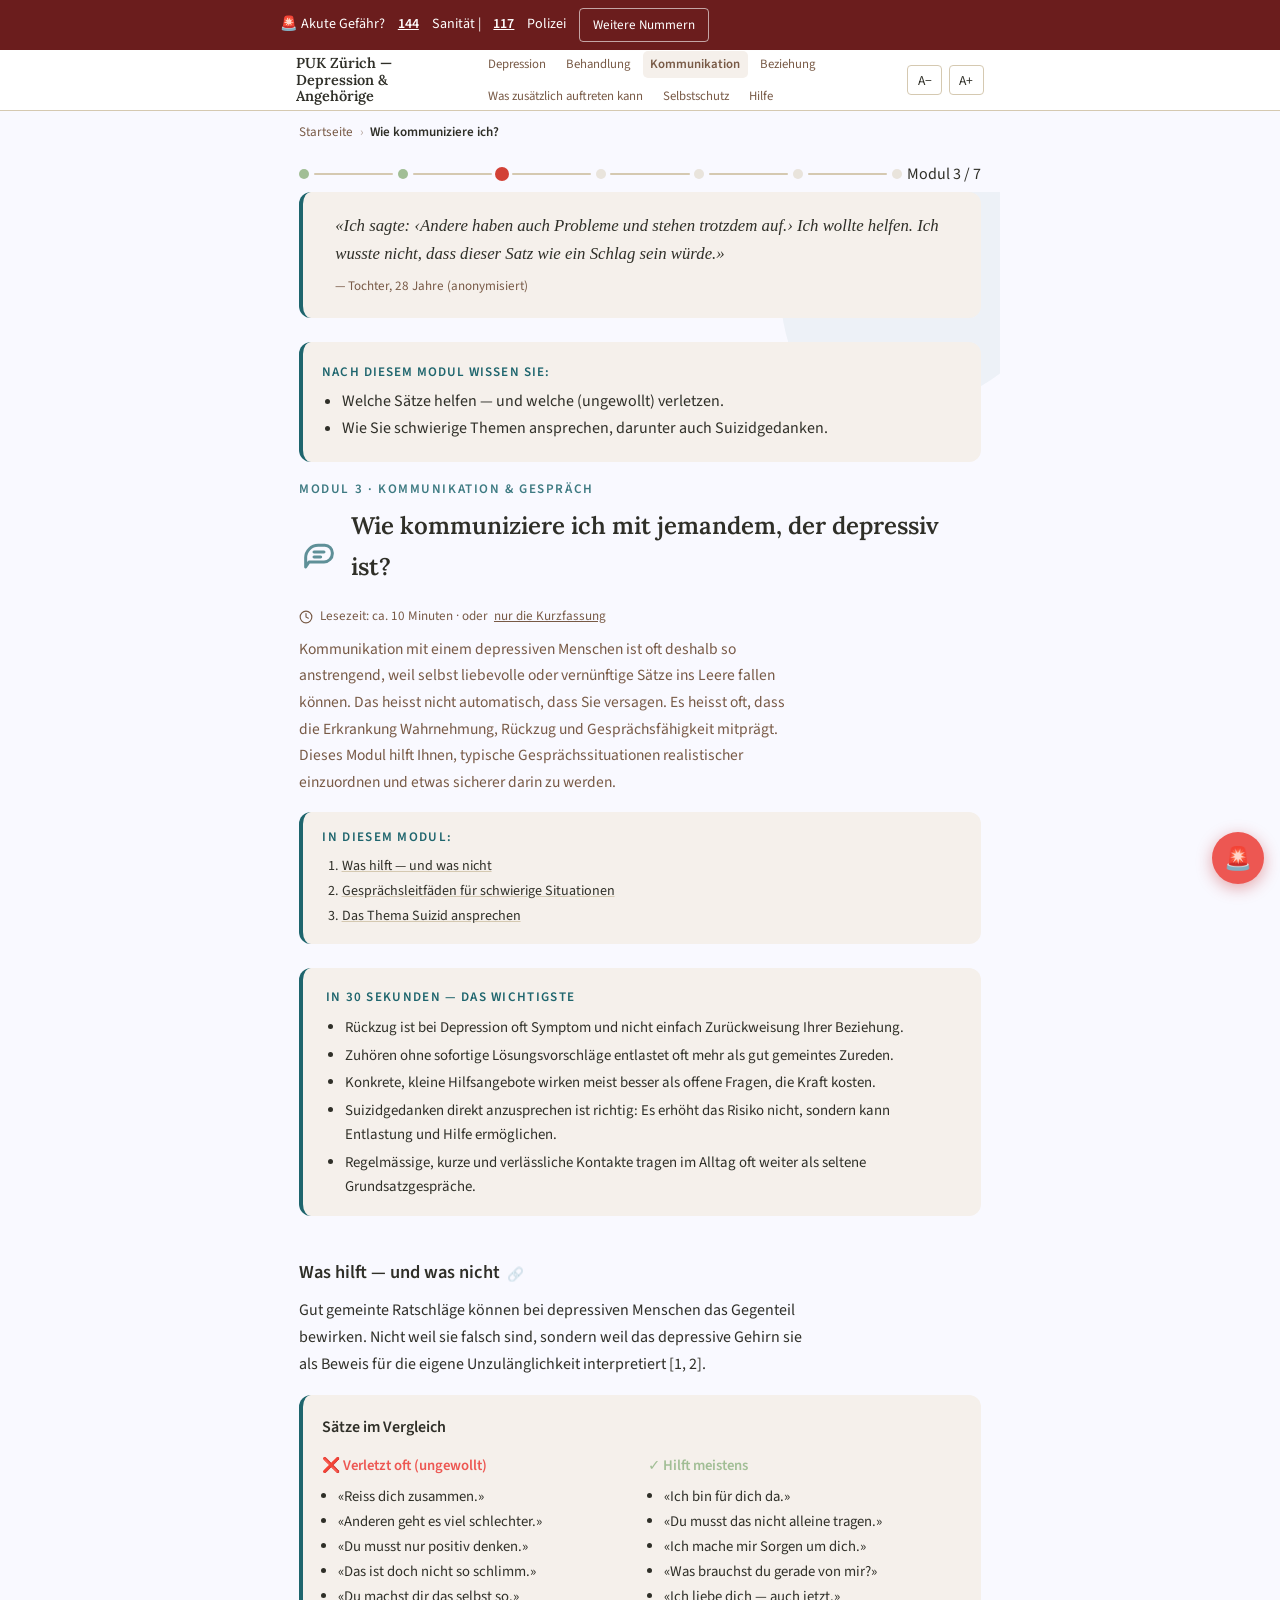
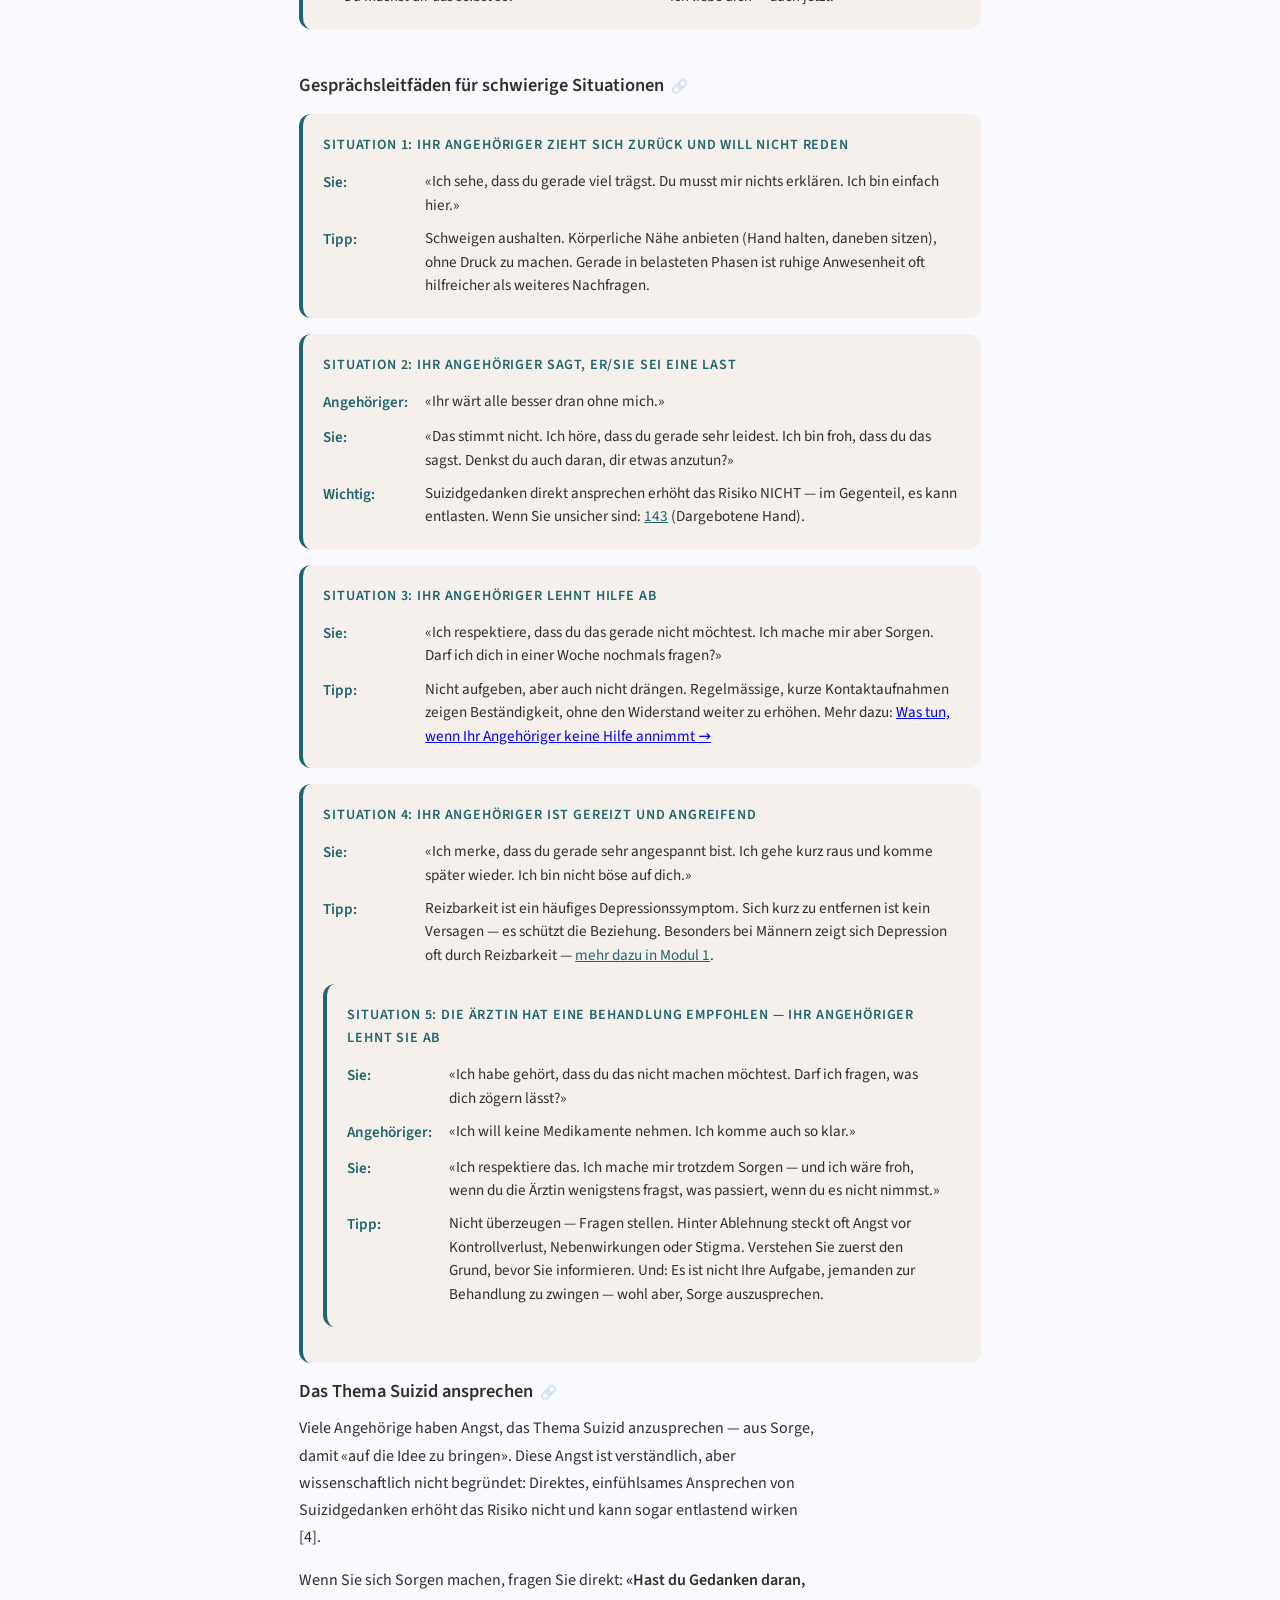
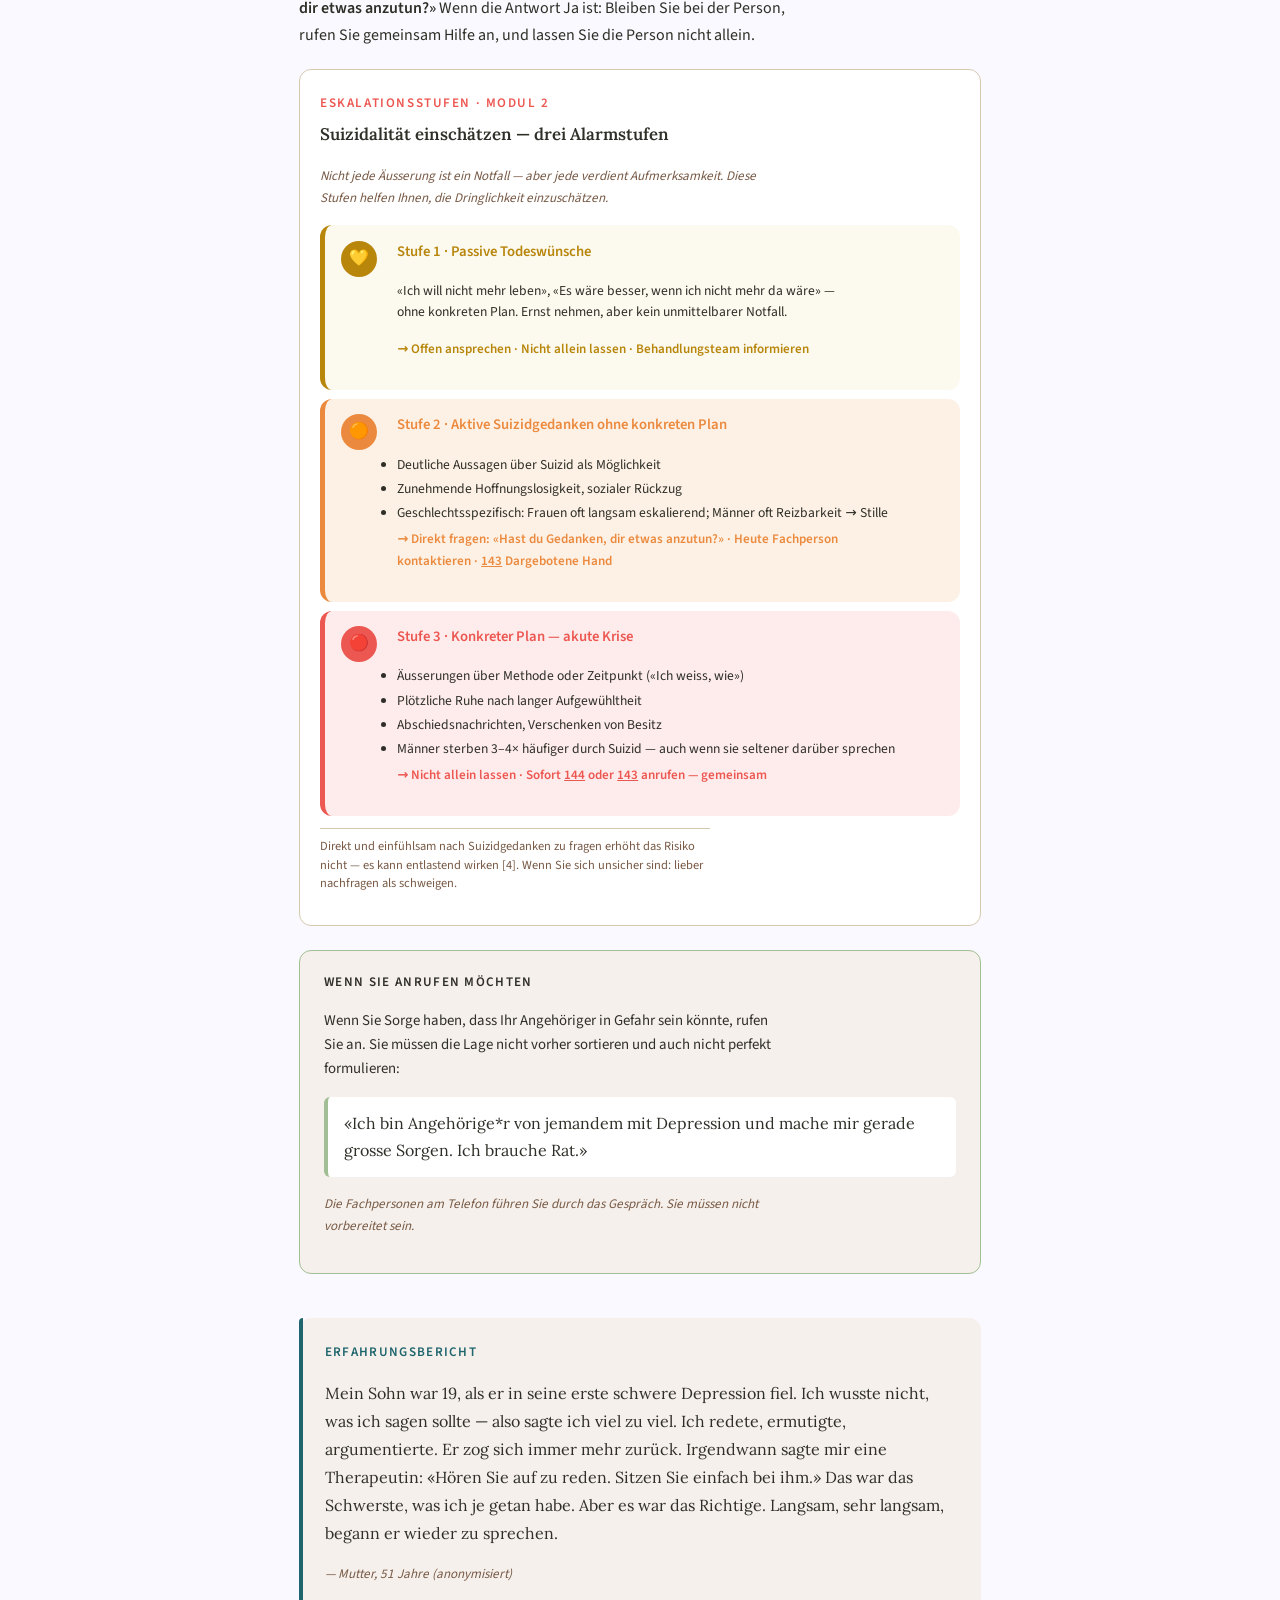
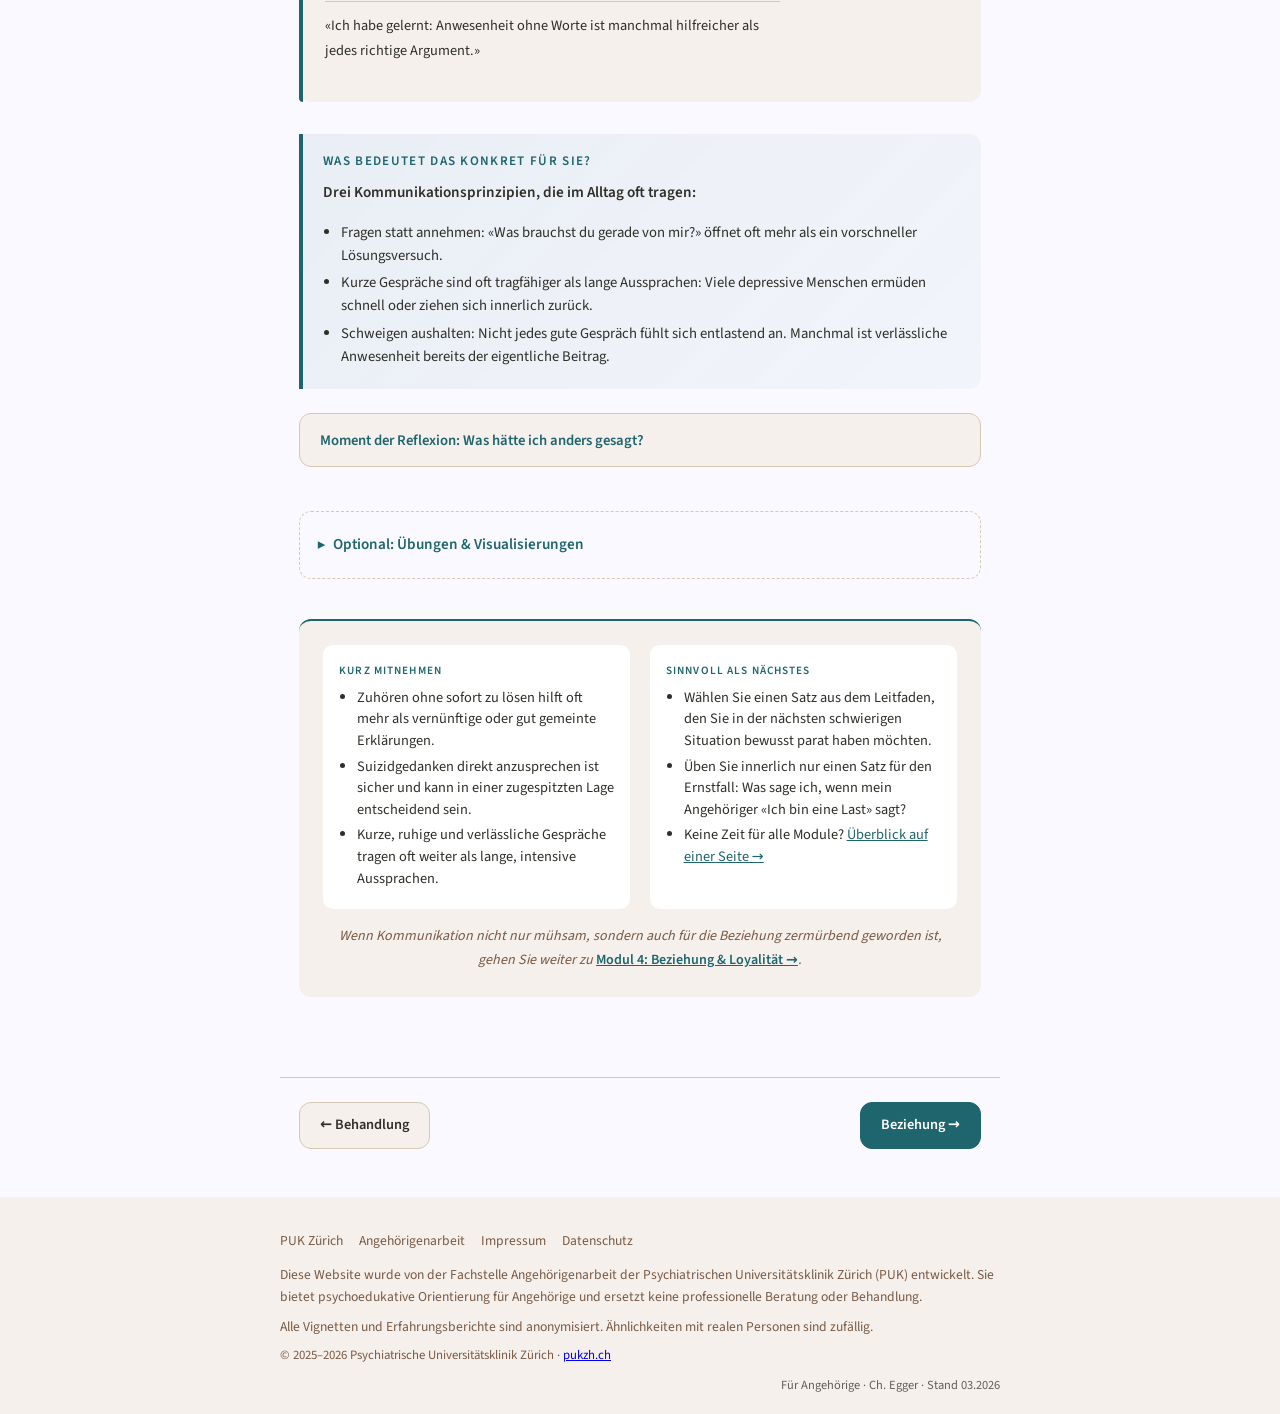
<file: m2.html>
<!DOCTYPE html>
<html lang="de">
<head>
    <meta charset="UTF-8">
    <meta name="viewport" content="width=device-width, initial-scale=1.0">
    <title>Wie kommuniziere ich? | PUK Zürich</title>
    <meta name="description" content="Gesprächsleitfäden, hilfreiche Sätze und wie man schwierige Themen anspricht.">
    <meta property="og:title" content="Wie kommuniziere ich? | PUK Zürich">
    <link rel="canonical" href="https://puk-depression-angehoerige.netlify.app/m2.html">
    <meta property="og:url" content="https://puk-depression-angehoerige.netlify.app/m2.html">
    <meta property="og:image" content="https://puk-depression-angehoerige.netlify.app/og-image.png">
    <meta property="og:description" content="Gesprächsleitfäden, hilfreiche Sätze und wie man schwierige Themen anspricht.">
    <meta property="og:site_name" content="PUK Zürich – Fachstelle Angehörigenarbeit">
    <meta property="og:locale" content="de_CH">
    <meta name="theme-color" content="#F9F9FF" media="(prefers-color-scheme: light)">
    <meta name="theme-color" content="#00293C" media="(prefers-color-scheme: dark)">
    <link rel="icon" href="data:image/svg+xml,<svg xmlns=%22http://www.w3.org/2000/svg%22 viewBox=%220 0 100 100%22><text y=%22.9em%22 font-size=%2290%22>🤝</text></svg>">
    <link rel="preload" as="font" href="fonts/lora-v37-latin-regular.woff2" crossorigin="anonymous">
    <link rel="preload" as="font" href="fonts/source-sans-3-v19-latin-regular.woff2" crossorigin="anonymous">
    <link rel="stylesheet" href="style.css">
    <style>
        @font-face { font-family:'Lora'; font-style:normal; font-weight:400; font-display:swap; src:url('fonts/lora-v37-latin-regular.woff2') format('woff2'); }
        @font-face { font-family:'Lora'; font-style:normal; font-weight:600; font-display:swap; src:url('fonts/lora-v37-latin-600.woff2') format('woff2'); }
        @font-face { font-family:'Source Sans 3'; font-style:normal; font-weight:400; font-display:swap; src:url('fonts/source-sans-3-v19-latin-regular.woff2') format('woff2'); }
        @font-face { font-family:'Source Sans 3'; font-style:normal; font-weight:600; font-display:swap; src:url('fonts/source-sans-3-v19-latin-600.woff2') format('woff2'); }
    </style>
</head>
<body>
<a href="#main-content" class="skip-link">Zum Inhalt springen</a>

<div class="notfall-banner" aria-label="Notfall-Informationen" role="region">
    <div class="notfall-banner-inner">
        <span>🚨 Akute Gefahr?</span>
        <a href="tel:144" style="color:#fff;font-weight:600;margin:0 .5rem;">144</a> Sanität |
        <a href="tel:117" style="color:#fff;font-weight:600;margin:0 .5rem;">117</a> Polizei
        <details class="notfall-details-wrap">
            <summary>Weitere Nummern</summary>
            <div class="notfall-extra">
                <p><strong>Ärztlicher Notfalldienst (24h):</strong></p>
                <p>Ärztefon — Ärztlicher Notfalldienst Kt. Zürich: <a href="tel:0800336655">0800 33 66 55</a></p>
                <p style="margin-top:.5rem;"><strong>Krisengespräch / emotionale Unterstützung:</strong></p>
                <p>Dargebotene Hand: <a href="tel:143">143</a> (24h, anonym, kostenlos)</p>
                <p style="margin-top:.5rem;"><strong>PUK Zürich — Anmeldung &amp; Beratung:</strong></p>
                <p>Kinder &amp; Jugendliche: <a href="tel:+41583846666">058 384 66 66</a></p>
                <p>Erwachsene (ab 18): <a href="tel:+41583842000">058 384 20 00</a></p>
                <p>Erwachsene (ab 65): <a href="tel:+41583844682">058 384 46 82</a></p>
                <p style="margin-top:.5rem;font-size:.82rem;color:rgba(255,255,255,.85);">Sie können einfach sagen: «Ich bin Angehörige*r und ich mache mir Sorgen um jemanden.» Mehr müssen Sie im ersten Moment nicht wissen.</p>
            </div>
        </details>
    </div>
</div>


<nav class="main-nav" aria-label="Hauptnavigation">
    <div class="nav-inner">
        <a href="index.html" class="nav-logo">PUK Zürich — Depression &amp; Angehörige</a>
        <ul class="nav-links" role="list">
            <li><a href="m1.html">Depression</a></li>
<li><a href="m1b.html">Behandlung</a></li>
<li><span class="nav-current" aria-current="page" title="Kommunikation">Kommunikation</span></li>
<li><a href="m3.html">Beziehung</a></li>
<li><a href="m4.html">Was zusätzlich auftreten kann</a></li>
<li><a href="m5.html">Selbstschutz</a></li>
<li><a href="m6.html">Hilfe</a></li>

        </ul>
        <div class="nav-controls" style="display:flex;gap:.4rem;align-items:center;">
            <button class="font-toggle" id="font-smaller" aria-label="Schrift kleiner" title="Schrift kleiner">A−</button>
            <button class="font-toggle" id="font-larger" aria-label="Schrift grösser" title="Schrift grösser">A+</button>
        </div>
        <button class="hamburger" id="hamburger-btn" aria-label="Navigation öffnen" aria-expanded="false" aria-controls="mobile-menu">
            <span></span><span></span><span></span>
        </button>
    </div>
    <div class="mobile-menu" id="mobile-menu" aria-hidden="true">
        <ul role="list">
            <li><a href="index.html">Startseite</a></li>
            <li><a href="m1.html">Depression</a></li><li><a href="m1b.html">Behandlung</a></li><li><a href="m2.html" aria-current="page">Kommunikation</a></li><li><a href="m3.html">Beziehung</a></li><li><a href="m4.html">Was zusätzlich auftreten kann</a></li><li><a href="m5.html">Selbstschutz</a></li><li><a href="m6.html">Hilfe</a></li>
        </ul>
    </div>
</nav>
<nav class="breadcrumb" aria-label="Breadcrumb">
    <a href="index.html">Startseite</a>
    <span class="breadcrumb-sep" aria-hidden="true">›</span>
    <span class="breadcrumb-current" aria-current="page">Wie kommuniziere ich?</span>
</nav>
<div class="module-progress" aria-label="Fortschritt: Modul 3 von 7">
    <span class="module-progress-dot done" aria-hidden="true"></span><span class="module-progress-line" aria-hidden="true"></span><span class="module-progress-dot done" aria-hidden="true"></span><span class="module-progress-line" aria-hidden="true"></span><span class="module-progress-dot active" aria-hidden="true"></span><span class="module-progress-line" aria-hidden="true"></span><span class="module-progress-dot " aria-hidden="true"></span><span class="module-progress-line" aria-hidden="true"></span><span class="module-progress-dot " aria-hidden="true"></span><span class="module-progress-line" aria-hidden="true"></span><span class="module-progress-dot " aria-hidden="true"></span><span class="module-progress-line" aria-hidden="true"></span><span class="module-progress-dot " aria-hidden="true"></span>
    <span class="module-progress-label">Modul 3 / 7</span>
</div>
<main>
<section id="main-content" class="module blob-bg blob-bg--top-right blob-bg--m2" style="--module-color:var(--m2);">

    <div class="vignette">
        <p class="vignette-text">«Ich sagte: ‹Andere haben auch Probleme und stehen trotzdem auf.› Ich wollte helfen. Ich wusste nicht, dass dieser Satz wie ein Schlag sein würde.»</p>
        <p class="vignette-source">— Tochter, 28 Jahre (anonymisiert)</p>
    </div>

    <div class="card" style="--module-color:var(--m2);">
        <p class="section-label" style="margin-bottom:.3rem;">Nach diesem Modul wissen Sie:</p>
        <ul style="margin:0;padding-left:1.2rem;">
            <li>Welche Sätze helfen — und welche (ungewollt) verletzen.</li>
            <li>Wie Sie schwierige Themen ansprechen, darunter auch Suizidgedanken.</li>
        </ul>
    </div>

    <div class="module-header">
        <span class="eyebrow">Modul 3 · Kommunikation &amp; Gespräch</span>
        <div class="module-icon-header">
            <span class="icon icon-xl" aria-hidden="true"><svg><use href="icons.svg#icon-chat"/></svg></span>
            <h1 class="module-title">Wie kommuniziere ich mit jemandem, der depressiv ist?</h1>
        </div>
        <p class="reading-time"><svg width="14" height="14" viewBox="0 0 24 24" fill="none" stroke="currentColor" stroke-width="2" stroke-linecap="round" stroke-linejoin="round"><circle cx="12" cy="12" r="10"/><polyline points="12 6 12 12 16 14"/></svg> Lesezeit: ca. 10 Minuten · oder <a href="#kurzfassung" style="color:inherit;text-decoration:underline;">nur die Kurzfassung</a></p>
        <p class="module-intro">Kommunikation mit einem depressiven Menschen ist oft deshalb so anstrengend, weil selbst liebevolle oder vernünftige Sätze ins Leere fallen können. Das heisst nicht automatisch, dass Sie versagen. Es heisst oft, dass die Erkrankung Wahrnehmung, Rückzug und Gesprächsfähigkeit mitprägt. Dieses Modul hilft Ihnen, typische Gesprächssituationen realistischer einzuordnen und etwas sicherer darin zu werden.</p>
        <!-- Kurzfassung M2 -->
        
<nav class="module-toc" aria-label="Inhalt dieses Moduls">
    <p class="module-toc-title">In diesem Modul:</p>
    <ol>
        <li><a href="#m2-1">Was hilft — und was nicht</a></li>
        <li><a href="#m2-2">Gesprächsleitfäden für schwierige Situationen</a></li>
        <li><a href="#m2-3">Das Thema Suizid ansprechen</a></li>
    </ol>
</nav>
<div class="kurzfassung" id="kurzfassung">
            <p class="kurzfassung-label">In 30 Sekunden — das Wichtigste</p>
            <ul>
                <li>Rückzug ist bei Depression oft Symptom und nicht einfach Zurückweisung Ihrer Beziehung.</li>
                <li>Zuhören ohne sofortige Lösungsvorschläge entlastet oft mehr als gut gemeintes Zureden.</li>
                <li>Konkrete, kleine Hilfsangebote wirken meist besser als offene Fragen, die Kraft kosten.</li>
                <li>Suizidgedanken direkt anzusprechen ist richtig: Es erhöht das Risiko nicht, sondern kann Entlastung und Hilfe ermöglichen.</li>
                <li>Regelmässige, kurze und verlässliche Kontakte tragen im Alltag oft weiter als seltene Grundsatzgespräche.</li>
            </ul>
        </div>

    </div>

    <div class="module-section">
        <h3 id="m2-1">Was hilft — und was nicht</h3>
        <p>Gut gemeinte Ratschläge können bei depressiven Menschen das Gegenteil bewirken. Nicht weil sie falsch sind, sondern weil das depressive Gehirn sie als Beweis für die eigene Unzulänglichkeit interpretiert [1, 2].</p>

        <div class="card" style="--module-color:var(--m2);">
            <strong>Sätze im Vergleich</strong>
            <div class="grid-2col" style="font-size:.92rem;margin-top:.75rem;">
                <div>
                    <p style="font-weight:700;color:var(--danger);margin-bottom:.4rem;">❌ Verletzt oft (ungewollt)</p>
                    <ul style="padding-left:1rem;color:var(--text);">
                        <li>«Reiss dich zusammen.»</li>
                        <li>«Anderen geht es viel schlechter.»</li>
                        <li>«Du musst nur positiv denken.»</li>
                        <li>«Das ist doch nicht so schlimm.»</li>
                        <li>«Du machst dir das selbst so.»</li>
                    </ul>
                </div>
                <div>
                    <p style="font-weight:700;color:var(--safe);margin-bottom:.4rem;">✓ Hilft meistens</p>
                    <ul style="padding-left:1rem;color:var(--text);">
                        <li>«Ich bin für dich da.»</li>
                        <li>«Du musst das nicht alleine tragen.»</li>
                        <li>«Ich mache mir Sorgen um dich.»</li>
                        <li>«Was brauchst du gerade von mir?»</li>
                        <li>«Ich liebe dich — auch jetzt.»</li>
                    </ul>
                </div>
            </div>
        </div>
    </div>

    <div class="module-section">
        <h3 id="m2-2">Gesprächsleitfäden für schwierige Situationen</h3>

        <div class="dialog-box" style="--module-color:var(--m2);">
            <h4>Situation 1: Ihr Angehöriger zieht sich zurück und will nicht reden</h4>
            <div class="dialog-line"><span class="dialog-who">Sie:</span><span class="dialog-text">«Ich sehe, dass du gerade viel trägst. Du musst mir nichts erklären. Ich bin einfach hier.»</span></div>
            <div class="dialog-line"><span class="dialog-who">Tipp:</span><span class="dialog-text">Schweigen aushalten. Körperliche Nähe anbieten (Hand halten, daneben sitzen), ohne Druck zu machen. Gerade in belasteten Phasen ist ruhige Anwesenheit oft hilfreicher als weiteres Nachfragen.</span></div>
        </div>

        <div class="dialog-box" style="--module-color:var(--m2);">
            <h4>Situation 2: Ihr Angehöriger sagt, er/sie sei eine Last</h4>
            <div class="dialog-line"><span class="dialog-who">Angehöriger:</span><span class="dialog-text">«Ihr wärt alle besser dran ohne mich.»</span></div>
            <div class="dialog-line"><span class="dialog-who">Sie:</span><span class="dialog-text">«Das stimmt nicht. Ich höre, dass du gerade sehr leidest. Ich bin froh, dass du das sagst. Denkst du auch daran, dir etwas anzutun?»</span></div>
            <div class="dialog-line"><span class="dialog-who">Wichtig:</span><span class="dialog-text">Suizidgedanken direkt ansprechen erhöht das Risiko NICHT — im Gegenteil, es kann entlasten. Wenn Sie unsicher sind: <a href="tel:143" style="color:var(--m2);">143</a> (Dargebotene Hand).</span></div>
        </div>

        <div class="dialog-box" style="--module-color:var(--m2);">
            <h4>Situation 3: Ihr Angehöriger lehnt Hilfe ab</h4>
            <div class="dialog-line"><span class="dialog-who">Sie:</span><span class="dialog-text">«Ich respektiere, dass du das gerade nicht möchtest. Ich mache mir aber Sorgen. Darf ich dich in einer Woche nochmals fragen?»</span></div>
            <div class="dialog-line"><span class="dialog-who">Tipp:</span><span class="dialog-text">Nicht aufgeben, aber auch nicht drängen. Regelmässige, kurze Kontaktaufnahmen zeigen Beständigkeit, ohne den Widerstand weiter zu erhöhen. Mehr dazu: <a href="m1b.html#m1b-5">Was tun, wenn Ihr Angehöriger keine Hilfe annimmt →</a></span></div>
        </div>

        <div class="dialog-box" style="--module-color:var(--m2);">
            <h4>Situation 4: Ihr Angehöriger ist gereizt und angreifend</h4>
            <div class="dialog-line"><span class="dialog-who">Sie:</span><span class="dialog-text">«Ich merke, dass du gerade sehr angespannt bist. Ich gehe kurz raus und komme später wieder. Ich bin nicht böse auf dich.»</span></div>
            <div class="dialog-line"><span class="dialog-who">Tipp:</span><span class="dialog-text">Reizbarkeit ist ein häufiges Depressionssymptom. Sich kurz zu entfernen ist kein Versagen — es schützt die Beziehung. Besonders bei Männern zeigt sich Depression oft durch Reizbarkeit — <a href="m1.html#m1-2b" style="color:var(--m2);">mehr dazu in Modul 1</a>.</span></div>
        <div class="dialog-box" style="--module-color:var(--m2);">
            <h4>Situation 5: Die Ärztin hat eine Behandlung empfohlen — Ihr Angehöriger lehnt sie ab</h4>
            <div class="dialog-line"><span class="dialog-who">Sie:</span><span class="dialog-text">«Ich habe gehört, dass du das nicht machen möchtest. Darf ich fragen, was dich zögern lässt?»</span></div>
            <div class="dialog-line"><span class="dialog-who">Angehöriger:</span><span class="dialog-text">«Ich will keine Medikamente nehmen. Ich komme auch so klar.»</span></div>
            <div class="dialog-line"><span class="dialog-who">Sie:</span><span class="dialog-text">«Ich respektiere das. Ich mache mir trotzdem Sorgen — und ich wäre froh, wenn du die Ärztin wenigstens fragst, was passiert, wenn du es nicht nimmst.»</span></div>
            <div class="dialog-line"><span class="dialog-who">Tipp:</span><span class="dialog-text">Nicht überzeugen — Fragen stellen. Hinter Ablehnung steckt oft Angst vor Kontrollverlust, Nebenwirkungen oder Stigma. Verstehen Sie zuerst den Grund, bevor Sie informieren. Und: Es ist nicht Ihre Aufgabe, jemanden zur Behandlung zu zwingen — wohl aber, Sorge auszusprechen.</span></div>
        </div>
    </div>

    <div class="module-section">
        <h3 id="m2-3">Das Thema Suizid ansprechen</h3>
        <p>Viele Angehörige haben Angst, das Thema Suizid anzusprechen — aus Sorge, damit «auf die Idee zu bringen». Diese Angst ist verständlich, aber wissenschaftlich nicht begründet: Direktes, einfühlsames Ansprechen von Suizidgedanken erhöht das Risiko nicht und kann sogar entlastend wirken [4].</p>
        <p>Wenn Sie sich Sorgen machen, fragen Sie direkt: <strong>«Hast du Gedanken daran, dir etwas anzutun?»</strong> Wenn die Antwort Ja ist: Bleiben Sie bei der Person, rufen Sie gemeinsam Hilfe an, und lassen Sie die Person nicht allein.</p>

        <div class="infografik-container" style="--module-color:var(--danger);margin:1.25rem 0;">
          <span class="infografik-label" style="color:var(--danger);">Eskalationsstufen · Modul 2</span>
          <p class="infografik-title">Suizidalität einschätzen — drei Alarmstufen</p>
          <p class="infografik-subtitle">Nicht jede Äusserung ist ein Notfall — aber jede verdient Aufmerksamkeit. Diese Stufen helfen Ihnen, die Dringlichkeit einzuschätzen.</p>
          <div class="alarm-levels">
            <div class="alarm-level alarm-level--gelb">
              <div class="alarm-badge">💛</div>
              <div>
                <p class="alarm-level-title">Stufe 1 · Passive Todeswünsche</p>
                <p class="alarm-level-body">«Ich will nicht mehr leben», «Es wäre besser, wenn ich nicht mehr da wäre» — ohne konkreten Plan. Ernst nehmen, aber kein unmittelbarer Notfall.</p>
                <p class="alarm-level-action">→ Offen ansprechen · Nicht allein lassen · Behandlungsteam informieren</p>
              </div>
            </div>
            <div class="alarm-level alarm-level--orange">
              <div class="alarm-badge">🟠</div>
              <div>
                <p class="alarm-level-title">Stufe 2 · Aktive Suizidgedanken ohne konkreten Plan</p>
                <ul class="alarm-level-body">
                  <li>Deutliche Aussagen über Suizid als Möglichkeit</li>
                  <li>Zunehmende Hoffnungslosigkeit, sozialer Rückzug</li>
                  <li>Geschlechtsspezifisch: Frauen oft langsam eskalierend; Männer oft Reizbarkeit → Stille</li>
                </ul>
                <p class="alarm-level-action">→ Direkt fragen: «Hast du Gedanken, dir etwas anzutun?» · Heute Fachperson kontaktieren · <a href="tel:143" style="color:var(--warning);">143</a> Dargebotene Hand</p>
              </div>
            </div>
            <div class="alarm-level alarm-level--rot">
              <div class="alarm-badge">🔴</div>
              <div>
                <p class="alarm-level-title">Stufe 3 · Konkreter Plan — akute Krise</p>
                <ul class="alarm-level-body">
                  <li>Äusserungen über Methode oder Zeitpunkt («Ich weiss, wie»)</li>
                  <li>Plötzliche Ruhe nach langer Aufgewühltheit</li>
                  <li>Abschiedsnachrichten, Verschenken von Besitz</li>
                  <li>Männer sterben 3–4× häufiger durch Suizid — auch wenn sie seltener darüber sprechen</li>
                </ul>
                <p class="alarm-level-action">→ Nicht allein lassen · Sofort <a href="tel:144" style="color:var(--danger);">144</a> oder <a href="tel:143" style="color:var(--danger);">143</a> anrufen — gemeinsam</p>
              </div>
            </div>
          </div>
          <p class="infografik-footer">Direkt und einfühlsam nach Suizidgedanken zu fragen erhöht das Risiko nicht — es kann entlastend wirken [4]. Wenn Sie sich unsicher sind: lieber nachfragen als schweigen.</p>
        </div>

        <div class="call-helper">
            <p class="call-helper-label">Wenn Sie anrufen möchten</p>
            <p class="call-helper-intro">Wenn Sie Sorge haben, dass Ihr Angehöriger in Gefahr sein könnte, rufen Sie an. Sie müssen die Lage nicht vorher sortieren und auch nicht perfekt formulieren:</p>
            <p class="call-helper-script">«Ich bin Angehörige*r von jemandem mit Depression und mache mir gerade grosse Sorgen. Ich brauche Rat.»</p>
            <p class="call-helper-note">Die Fachpersonen am Telefon führen Sie durch das Gespräch. Sie müssen nicht vorbereitet sein.</p>
        </div>
    </div>

    <div class="story" style="--module-color:var(--m2);">
        <p class="story-label">Erfahrungsbericht</p>
        <p class="story-text">Mein Sohn war 19, als er in seine erste schwere Depression fiel. Ich wusste nicht, was ich sagen sollte — also sagte ich viel zu viel. Ich redete, ermutigte, argumentierte. Er zog sich immer mehr zurück. Irgendwann sagte mir eine Therapeutin: «Hören Sie auf zu reden. Sitzen Sie einfach bei ihm.» Das war das Schwerste, was ich je getan habe. Aber es war das Richtige. Langsam, sehr langsam, begann er wieder zu sprechen.</p>
        <p class="story-source">— Mutter, 51 Jahre (anonymisiert)</p>
        <p class="story-takeaway">«Ich habe gelernt: Anwesenheit ohne Worte ist manchmal hilfreicher als jedes richtige Argument.»</p>
    </div>

    <div class="transfer-box" style="--module-color:var(--m2);">
        <span class="transfer-box-label">Was bedeutet das konkret für Sie?</span>
        <p class="transfer-box-title">Drei Kommunikationsprinzipien, die im Alltag oft tragen:</p>
        <ul>
            <li>Fragen statt annehmen: «Was brauchst du gerade von mir?» öffnet oft mehr als ein vorschneller Lösungsversuch.</li>
            <li>Kurze Gespräche sind oft tragfähiger als lange Aussprachen: Viele depressive Menschen ermüden schnell oder ziehen sich innerlich zurück.</li>
            <li>Schweigen aushalten: Nicht jedes gute Gespräch fühlt sich entlastend an. Manchmal ist verlässliche Anwesenheit bereits der eigentliche Beitrag.</li>
        </ul>
    </div>
    <details class="reflexion">
        <summary class="reflexion-trigger">Moment der Reflexion: Was hätte ich anders gesagt?</summary>
        <div class="reflexion-content">
            <p>Erinnern Sie sich an ein Gespräch, das nicht gut gelaufen ist. Was hätten Sie im Nachhinein anders gesagt? Und was hat in diesem Gespräch vielleicht doch geholfen — auch wenn es sich nicht so angefühlt hat?</p>
        </div>
    </details>
    </div>

    
<details class="optional-uebungen" style="margin:2rem 0;">
    <summary style="cursor:pointer;font-weight:600;font-size:.95rem;color:var(--module-color);padding:.5rem 0;list-style:none;display:flex;align-items:center;gap:.5rem;"><span aria-hidden="true">▸</span> Optional: Übungen &amp; Visualisierungen</summary>
<div class="quiz-block" role="region" aria-label="Wissens-Anker Modul 2" style="--module-color:var(--m2);">
        <p class="quiz-intro">Wissens-Check</p>
        <fieldset class="quiz-question" id="quiz-m2-q1">
            <legend class="quiz-q-text"><strong>Frage:</strong> Was sollten Sie tun, wenn Ihr Angehöriger sagt, alle wären besser dran ohne ihn/sie?</legend>
            <div class="quiz-options" role="radiogroup">
                <label class="quiz-option"><input type="radio" name="m2q1" value="a"> Das Thema wechseln, um nicht auf Suizidgedanken einzugehen.</label>
                <label class="quiz-option"><input type="radio" name="m2q1" value="b"> Direkt nachfragen, ob die Person Gedanken hat, sich etwas anzutun.</label>
                <label class="quiz-option"><input type="radio" name="m2q1" value="c"> Sagen, dass das nicht stimmt und die Person aufmuntern.</label>
            </div>
            <div class="quiz-feedback" aria-live="polite" id="quiz-m2-q1-feedback"></div>
        </fieldset>
        <button class="quiz-submit" data-quiz="quiz-m2-q1" aria-describedby="quiz-m2-q1-feedback" data-correct="b" data-success="Richtig! Direktes Ansprechen von Suizidgedanken erhöht das Risiko nicht — es kann entlasten und öffnet den Weg zur Hilfe." data-fail="Lesen Sie nochmals den Abschnitt «Das Thema Suizid ansprechen».">Antwort prüfen</button>
    </div>

    <div class="card action-box" style="--module-color:var(--m2);border-left:4px solid var(--module-color);">
        <p class="section-label" style="margin-bottom:.5rem;">Was Sie aus diesem Modul mitnehmen können</p>
        <ul style="margin:0;padding-left:1.2rem;">
            <li>Wählen Sie einen Satz aus der «Hilft meistens»-Liste und prüfen Sie, wie er sich in einer realen Situation anfühlt.</li>
            <li>Üben Sie das Schweigen: Sitzen Sie bewusst einen Moment da, ohne sofort zu erklären, zu beruhigen oder zu lösen.</li>
            <li>Speichern Sie die Nummer der Dargebotenen Hand (<a href="tel:143" style="color:var(--m2);">143</a>) in Ihrem Telefon.</li>
        </ul>
    </div>

    <details class="sources" aria-label="Quellenangaben Modul 2">
        <summary class="sources-toggle">Quellen &amp; Vertiefung <span class="src-chevron" aria-hidden="true">▾</span></summary>
        <div class="sources-body"><ol>
            <li id="m2-q1">Pitschel-Walz, G., Bäuml, J. &amp; Kissling, W. (2017). <em>Psychoedukation bei Depressionen.</em> Elsevier. <a href="https://pubmed.ncbi.nlm.nih.gov/?term=Pitschel-Walz+Psychoedukation+Depressionen" target="_blank" rel="noopener">pubmed-Suche</a></li>
            <li id="m2-q2">Hooley, J.M. (2007). Expressed emotion and relapse of psychopathology. <em>Annual Review of Clinical Psychology, 3</em>, 329–352. <a href="https://doi.org/10.1146/annurev.clinpsy.2.022305.095236" target="_blank" rel="noopener">doi:10.1146/annurev.clinpsy.2.022305.095236</a></li>
            <li id="m2-q3">Savundranayagam, M.Y. &amp; Orange, J.B. (2011). Relationships between appraisals of caregiver communication strategies and burden. <em>International Psychogeriatrics, 23</em>(9), 1470–1478. <a href="https://pubmed.ncbi.nlm.nih.gov/21729464/" target="_blank" rel="noopener">pubmed:21729464</a></li>
            <li id="m2-q4">Gould, M.S. et al. (2005). Evaluating iatrogenic risk of youth suicide screening programs. <em>JAMA, 293</em>(13), 1635–1643. <a href="https://doi.org/10.1001/jama.293.13.1635" target="_blank" rel="noopener">doi:10.1001/jama.293.13.1635</a></li>
            <li id="m2-q5">Butzlaff, R.L. &amp; Hooley, J.M. (1998). Expressed emotion and psychiatric relapse: A meta-analysis. <em>Archives of General Psychiatry, 55</em>(6), 547–552. <a href="https://doi.org/10.1001/archpsyc.55.6.547" target="_blank" rel="noopener">doi:10.1001/archpsyc.55.6.547</a></li>
        </ol>
    </div>
    </details>


    <!-- INFOGRAFIK 3: Kommunikation Vorher-Nachher -->
    <div class="infografik-container" style="--module-color:var(--m2);">
        <span class="infografik-label">Visualisierung · Modul 2</span>
        <p class="infografik-title">Kommunikation: Was wirkt wie?</p>
        <p class="infografik-subtitle">Gut gemeinte Sätze können verletzen — nicht aus böser Absicht, sondern weil das depressive Gehirn sie anders verarbeitet.</p>
        <div class="infografik-svg-wrap">
            <svg viewBox="0 0 680 420" xmlns="http://www.w3.org/2000/svg" role="img" aria-label="Vergleich: Sätze die verletzen vs. Sätze die helfen, mit Wirkungserklärung" style="font-family:'Source Sans 3',system-ui,sans-serif">
                <rect width="680" height="420" fill="#f7f5f2" rx="12"/>
                <rect x="20" y="20" width="300" height="380" rx="12" fill="#fce8e8" stroke="#c05050" stroke-width="1.5" opacity="0.8"/>
                <rect x="20" y="20" width="300" height="48" rx="12" fill="#c05050"/>
                <rect x="20" y="56" width="300" height="12" fill="#c05050"/>
                <text x="170" y="50" text-anchor="middle" font-size="14" font-weight="700" fill="#fff">Verletzt oft (ungewollt)</text>
                <rect x="360" y="20" width="300" height="380" rx="12" fill="#e8f5e8" stroke="#2a7a4a" stroke-width="1.5" opacity="0.8"/>
                <rect x="360" y="20" width="300" height="48" rx="12" fill="#2a7a4a"/>
                <rect x="360" y="56" width="300" height="12" fill="#2a7a4a"/>
                <text x="510" y="50" text-anchor="middle" font-size="14" font-weight="700" fill="#fff">Hilft meistens</text>
                <rect x="32" y="82" width="276" height="52" rx="8" fill="#fff" opacity="0.8"/>
                <text x="170" y="103" text-anchor="middle" font-size="12" font-weight="600" fill="#8b2020">«Reiss dich zusammen.»</text>
                <text x="170" y="120" text-anchor="middle" font-size="10" fill="#a05050">Signalisiert: Du versagst absichtlich.</text>
                <rect x="372" y="82" width="276" height="52" rx="8" fill="#fff" opacity="0.8"/>
                <text x="510" y="103" text-anchor="middle" font-size="12" font-weight="600" fill="#1a5a3a">«Ich bin für dich da.»</text>
                <text x="510" y="120" text-anchor="middle" font-size="10" fill="#2a7a4a">Vermittelt: Du bist nicht allein.</text>
                <rect x="32" y="146" width="276" height="52" rx="8" fill="#fff" opacity="0.8"/>
                <text x="170" y="165" text-anchor="middle" font-size="12" font-weight="600" fill="#8b2020">«Anderen geht es viel schlechter.»</text>
                <text x="170" y="182" text-anchor="middle" font-size="10" fill="#a05050">Entwertet das eigene Leid.</text>
                <rect x="372" y="146" width="276" height="52" rx="8" fill="#fff" opacity="0.8"/>
                <text x="510" y="165" text-anchor="middle" font-size="12" font-weight="600" fill="#1a5a3a">«Du musst das nicht alleine tragen.»</text>
                <text x="510" y="182" text-anchor="middle" font-size="10" fill="#2a7a4a">Bietet Entlastung ohne Druck.</text>
                <rect x="32" y="210" width="276" height="52" rx="8" fill="#fff" opacity="0.8"/>
                <text x="170" y="229" text-anchor="middle" font-size="12" font-weight="600" fill="#8b2020">«Du musst nur positiv denken.»</text>
                <text x="170" y="246" text-anchor="middle" font-size="10" fill="#a05050">Ignoriert die Neurobiologie.</text>
                <rect x="372" y="210" width="276" height="52" rx="8" fill="#fff" opacity="0.8"/>
                <text x="510" y="229" text-anchor="middle" font-size="12" font-weight="600" fill="#1a5a3a">«Was brauchst du gerade von mir?»</text>
                <text x="510" y="246" text-anchor="middle" font-size="10" fill="#2a7a4a">Fragt statt anzunehmen.</text>
                <rect x="32" y="274" width="276" height="52" rx="8" fill="#fff" opacity="0.8"/>
                <text x="170" y="293" text-anchor="middle" font-size="12" font-weight="600" fill="#8b2020">«Das ist doch nicht so schlimm.»</text>
                <text x="170" y="310" text-anchor="middle" font-size="10" fill="#a05050">Minimiert das Erleben.</text>
                <rect x="372" y="274" width="276" height="52" rx="8" fill="#fff" opacity="0.8"/>
                <text x="510" y="293" text-anchor="middle" font-size="12" font-weight="600" fill="#1a5a3a">«Ich mache mir Sorgen um dich.»</text>
                <text x="510" y="310" text-anchor="middle" font-size="10" fill="#2a7a4a">Zeigt ehrliche Zuwendung.</text>
                <rect x="32" y="338" width="276" height="44" rx="8" fill="#fff" opacity="0.8"/>
                <text x="170" y="357" text-anchor="middle" font-size="12" font-weight="600" fill="#8b2020">«Du machst dir das selbst so.»</text>
                <text x="170" y="374" text-anchor="middle" font-size="10" fill="#a05050">Schuldgefühle verstärken sich.</text>
                <rect x="372" y="338" width="276" height="44" rx="8" fill="#fff" opacity="0.8"/>
                <text x="510" y="357" text-anchor="middle" font-size="12" font-weight="600" fill="#1a5a3a">«Ich liebe dich — auch jetzt.»</text>
                <text x="510" y="374" text-anchor="middle" font-size="10" fill="#2a7a4a">Stärkt die Beziehung.</text>
                <line x1="340" y1="20" x2="340" y2="400" stroke="#e0d8ce" stroke-width="2"/>
            </svg>
        </div>
        <p class="infografik-footer">Evidenz: Hooley JM (2007) Ann Rev Clin Psychol; Pitschel-Walz G et al. (2017) Psychoedukation bei Depressionen | Fachstelle Angehörigenarbeit PUK Zürich, Feb. 2026</p>
        <p style="margin-top:.8rem;"><a href="puk-infografik-kommunikation.pdf" download class="download-link"><svg width="16" height="16" viewBox="0 0 16 16" fill="none" stroke="currentColor" stroke-width="1.5" stroke-linecap="round" stroke-linejoin="round"><path d="M8 2v9M4 8l4 4 4-4M2 14h12"/></svg>Infografik als PDF herunterladen (A4, druckfertig)</a></p>
    </div>
</details>


    <div class="module-end" style="--module-color:var(--m2);">
        <div class="module-end-grid">
            <div class="module-end-box">
                <span class="module-end-label">Kurz mitnehmen</span>
                <ul>
                    <li>Zuhören ohne sofort zu lösen hilft oft mehr als vernünftige oder gut gemeinte Erklärungen.</li>
                    <li>Suizidgedanken direkt anzusprechen ist sicher und kann in einer zugespitzten Lage entscheidend sein.</li>
                    <li>Kurze, ruhige und verlässliche Gespräche tragen oft weiter als lange, intensive Aussprachen.</li>
                </ul>
            </div>
            <div class="module-end-box">
                <span class="module-end-label">Sinnvoll als Nächstes</span>
                <ul>
                    <li>Wählen Sie einen Satz aus dem Leitfaden, den Sie in der nächsten schwierigen Situation bewusst parat haben möchten.</li>
                    <li>Üben Sie innerlich nur einen Satz für den Ernstfall: Was sage ich, wenn mein Angehöriger «Ich bin eine Last» sagt?</li>
                    <li>Keine Zeit für alle Module? <a href="zusammenfassung.html" style="color:var(--m2);">Überblick auf einer Seite →</a></li>
                </ul>
            </div>
        </div>
        <p class="module-end-next">Wenn Kommunikation nicht nur mühsam, sondern auch für die Beziehung zermürbend geworden ist, gehen Sie weiter zu <a href="m3.html">Modul 4: Beziehung &amp; Loyalität →</a>.</p>
    </div>
</section>

<nav class="page-nav" aria-label="Seitennavigation" style="--module-color:var(--m2)">
    <a href="m1b.html" class="page-nav-btn" aria-label="Zurück: Behandlung">&#8592; Behandlung</a>
    <a href="m3.html" class="page-nav-btn primary" aria-label="Weiter: Beziehung">Beziehung &#8594;</a>
</nav>
</main>
<footer>
    <div class="footer-inner">
        <div class="footer-links">
            <a href="https://www.pukzh.ch" target="_blank" rel="noopener">PUK Zürich</a>
            <a href="https://www.pukzh.ch/patienten-angehoerige/informationen-fuer-angehoerige/" target="_blank" rel="noopener">Angehörigenarbeit</a>
            <a href="https://www.pukzh.ch/impressum" target="_blank" rel="noopener">Impressum</a>
            <a href="https://www.pukzh.ch/toolbox/datenschutzerklaerung/" target="_blank" rel="noopener">Datenschutz</a>
        </div>
        <p>Diese Website wurde von der Fachstelle Angehörigenarbeit der Psychiatrischen Universitätsklinik Zürich (PUK) entwickelt. Sie bietet psychoedukative Orientierung für Angehörige und ersetzt keine professionelle Beratung oder Behandlung.</p>
        <p style="margin-top:.5rem;">Alle Vignetten und Erfahrungsberichte sind anonymisiert. Ähnlichkeiten mit realen Personen sind zufällig.</p>
        <p style="margin-top:.5rem;font-size:.8rem;">© 2025–2026 Psychiatrische Universitätsklinik Zürich · <a href="https://www.pukzh.ch" target="_blank" rel="noopener">pukzh.ch</a></p>
        <div class="footer-meta">Für Angehörige · Ch. Egger · Stand 03.2026</div>
    </div>
</footer>


    <button id="back-to-top" aria-label="Nach oben scrollen" aria-hidden="true">&#8593;</button>
    <!-- Floating Notfall-Button -->
    <div id="notfall-fab">
        <button class="nf-toggle-btn" type="button" aria-label="Notfallnummern anzeigen" aria-controls="notfall-panel" aria-expanded="false">🚨</button>
        <div id="notfall-panel" class="nf-panel">
            <p class="nf-panel-head">Akute Gefahr?</p>
            <a href="tel:144">🚑 <span>144 <span class="nf-muted">Sanität</span></span></a>
            <a href="tel:117">🚔 <span>117 <span class="nf-muted">Polizei</span></span></a>
            <p class="nf-panel-label">Ärztlicher Notfalldienst</p>
            <a href="tel:0800336655">🏥 <span>0800 33 66 55 <span class="nf-muted">Ärztefon 24h</span></span></a>
            <p class="nf-panel-label">Krisengespräch</p>
            <a href="tel:143">💬 <span>143 <span class="nf-muted">Dargebotene Hand (24h)</span></span></a>
        </div>
    </div>
    <script src="app.js" defer></script>
</body>
</html>
</file>
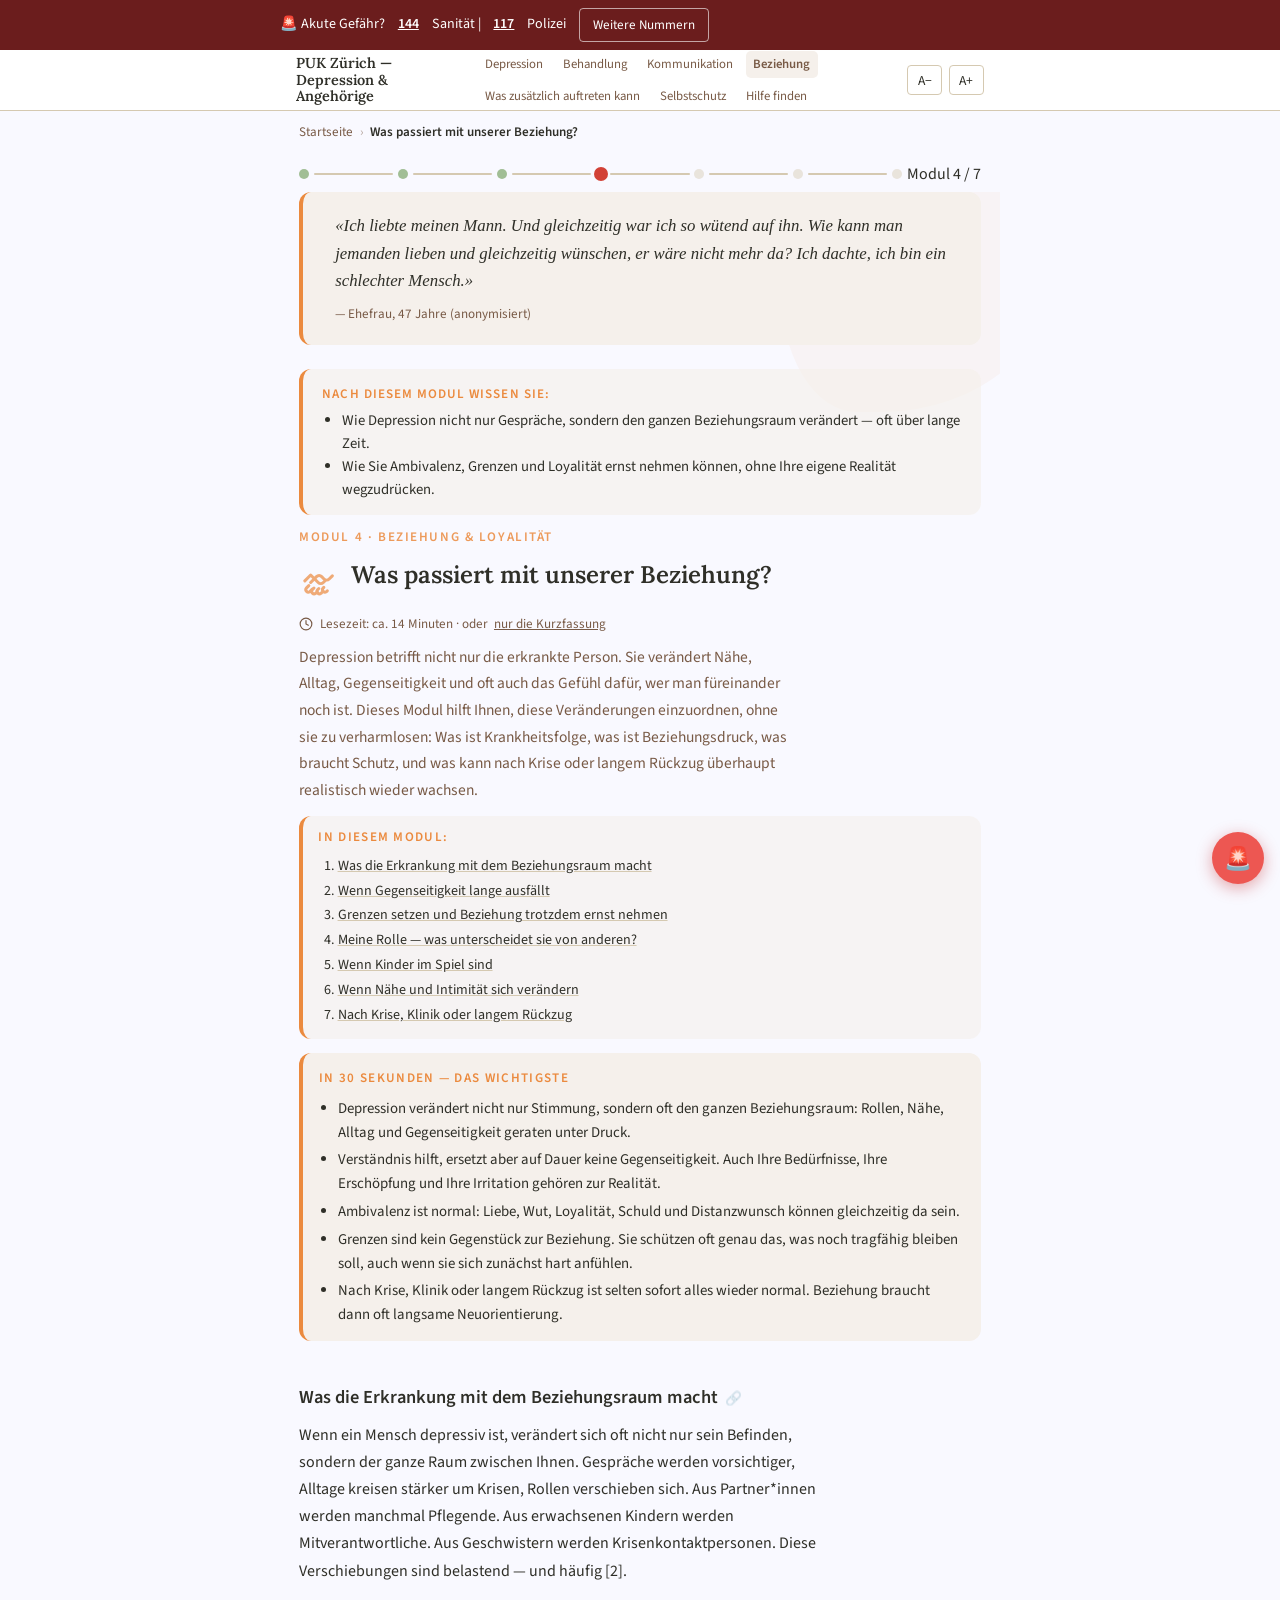
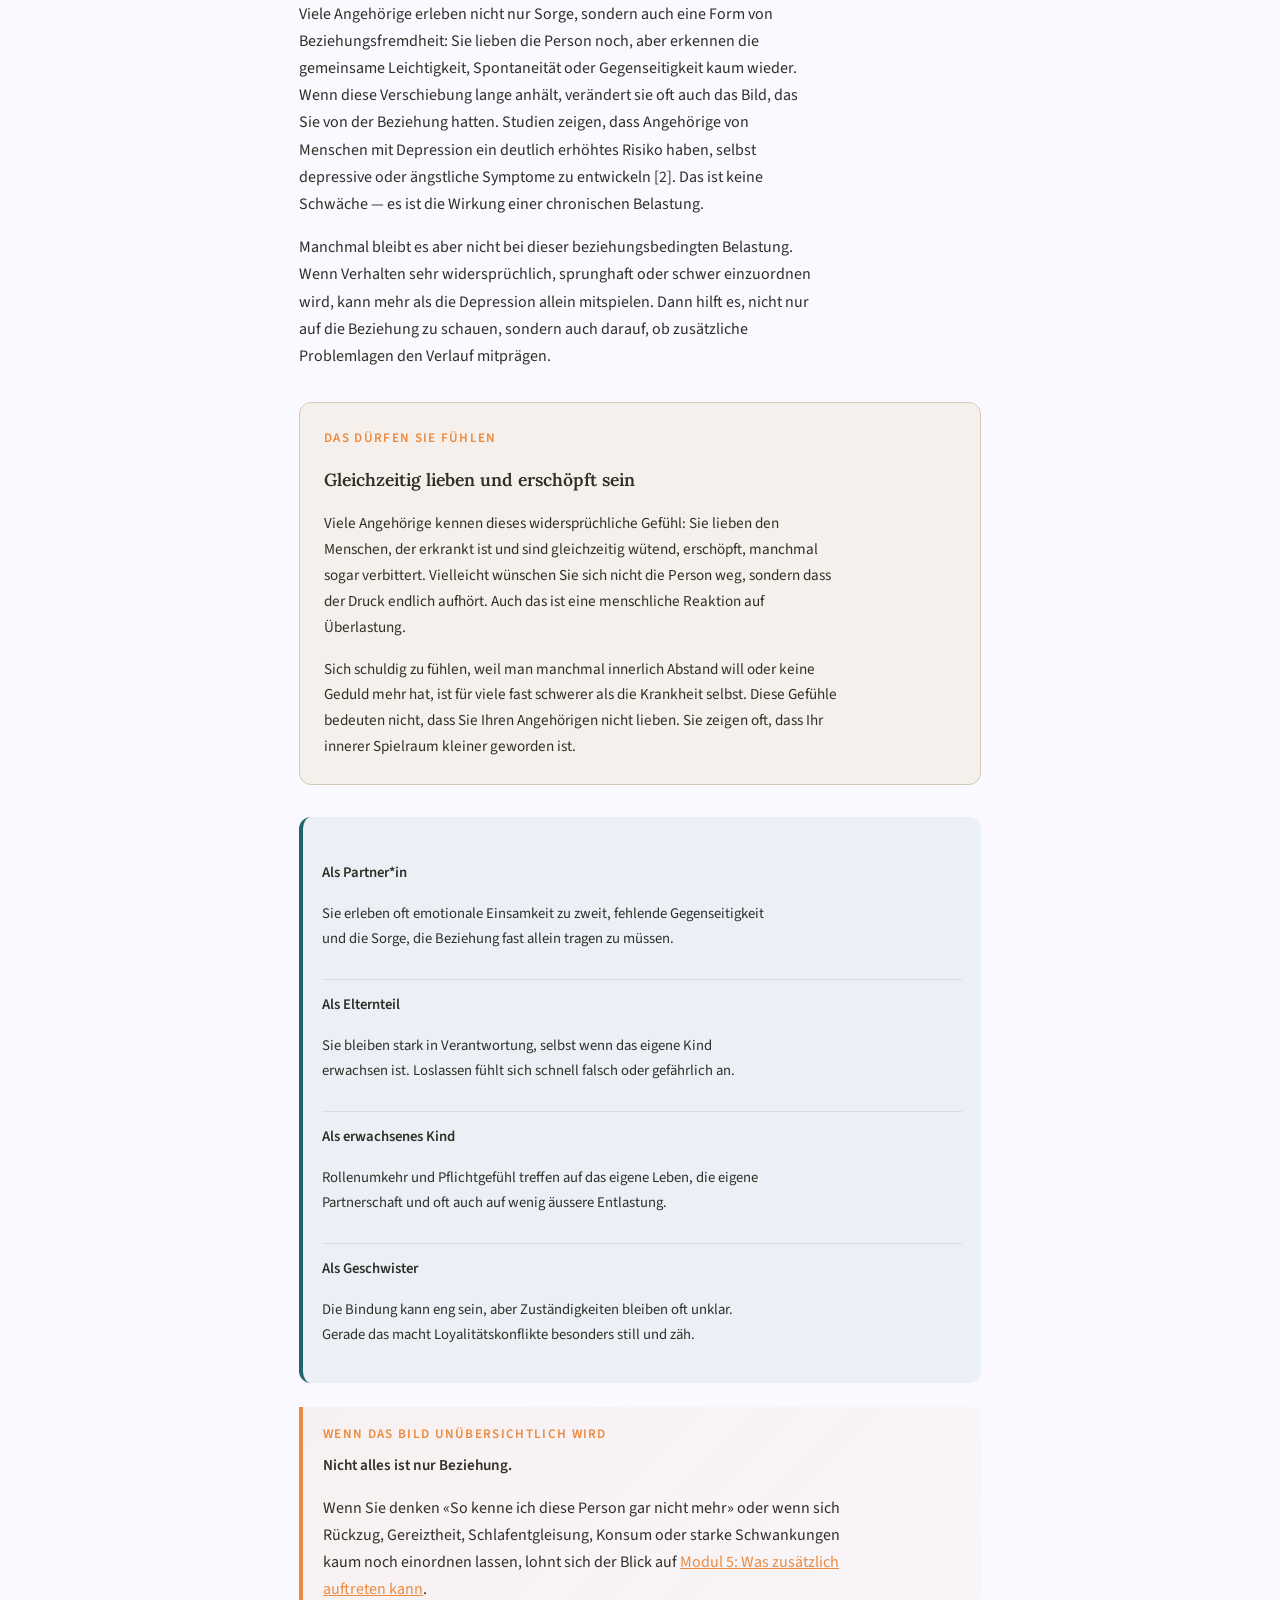
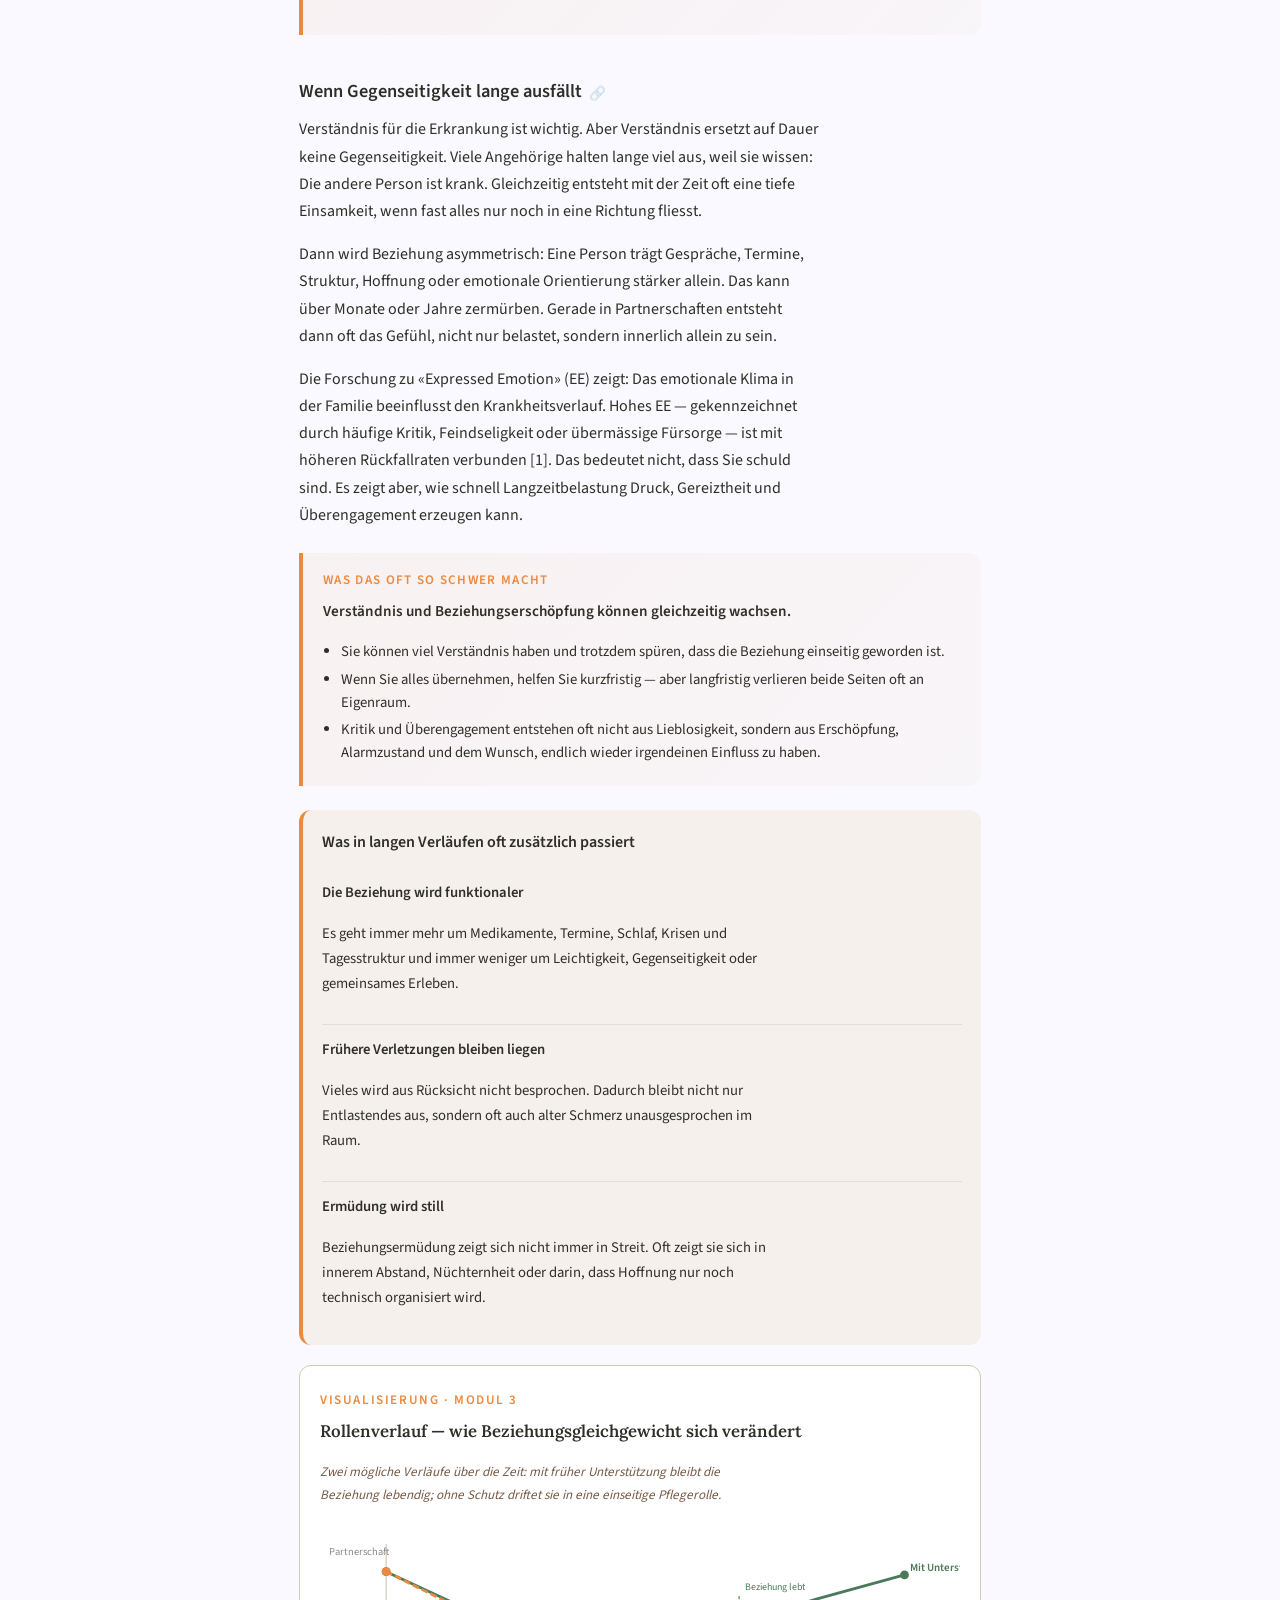
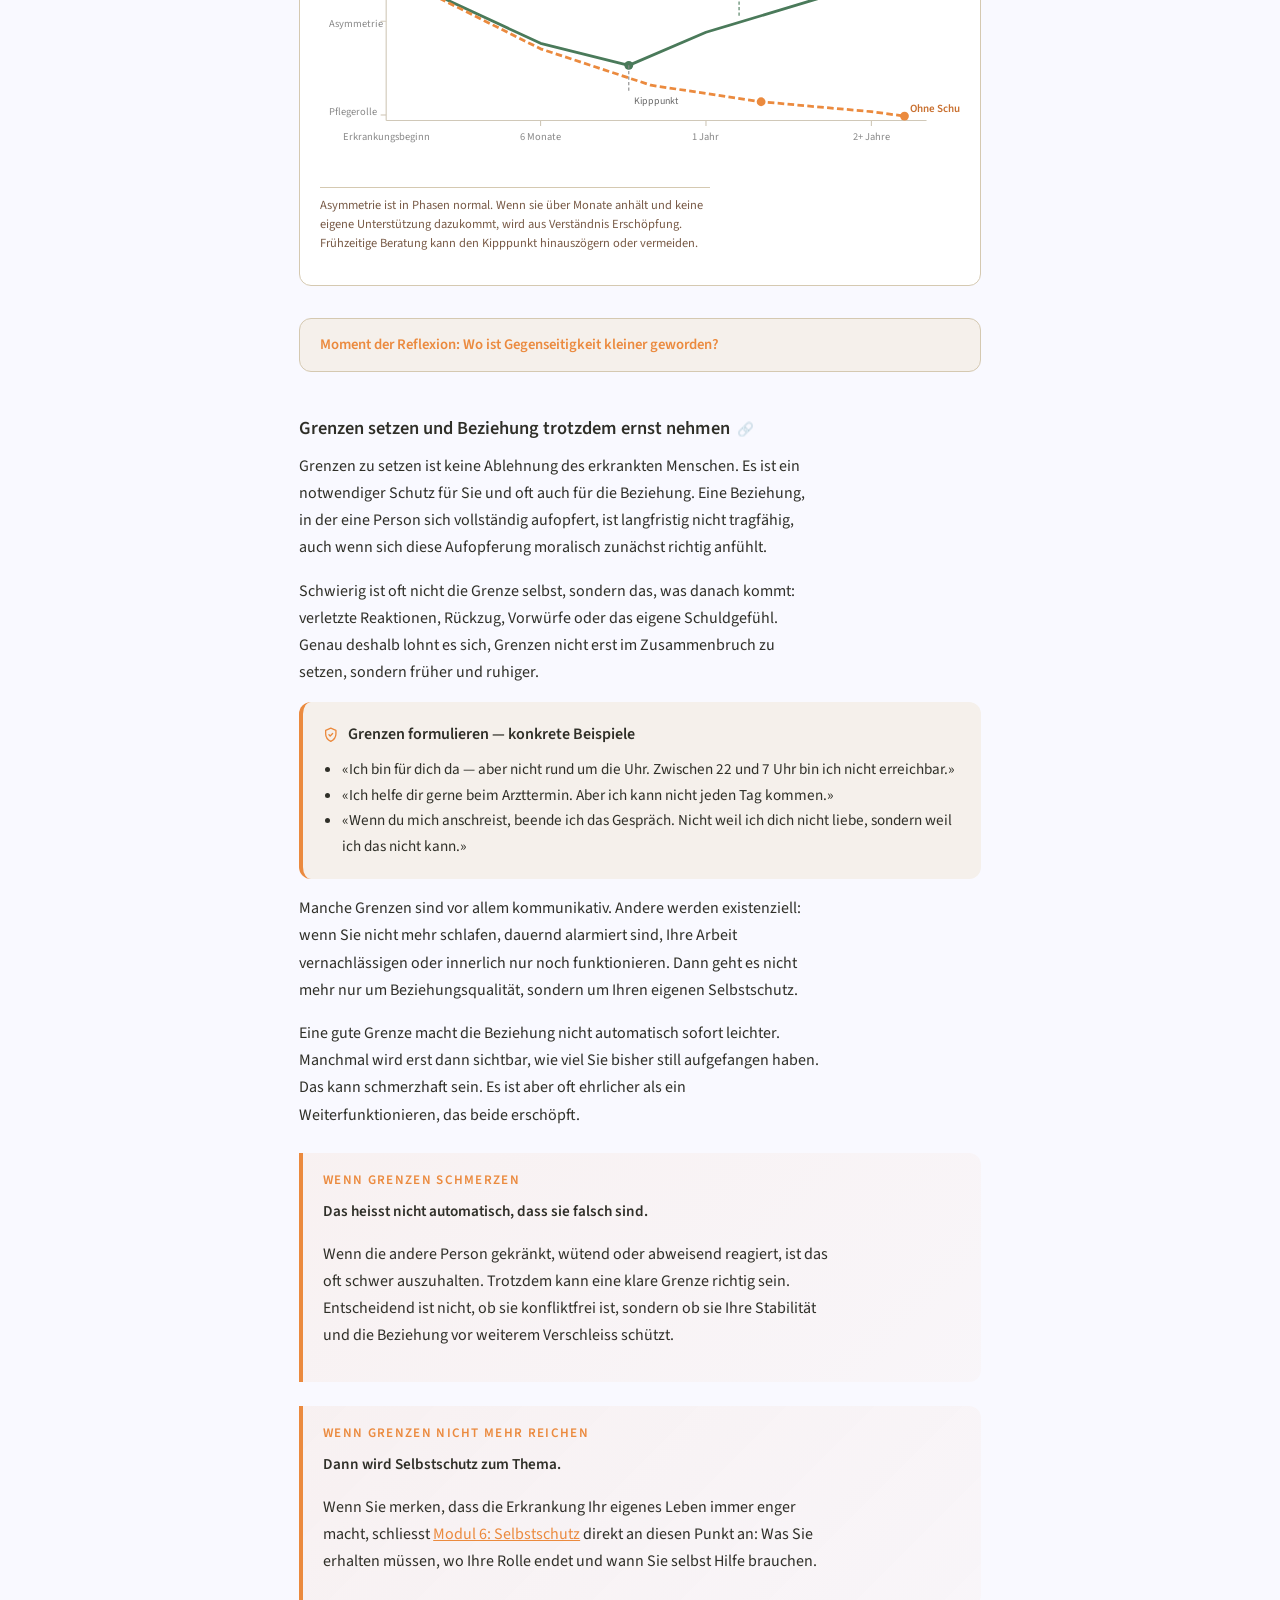
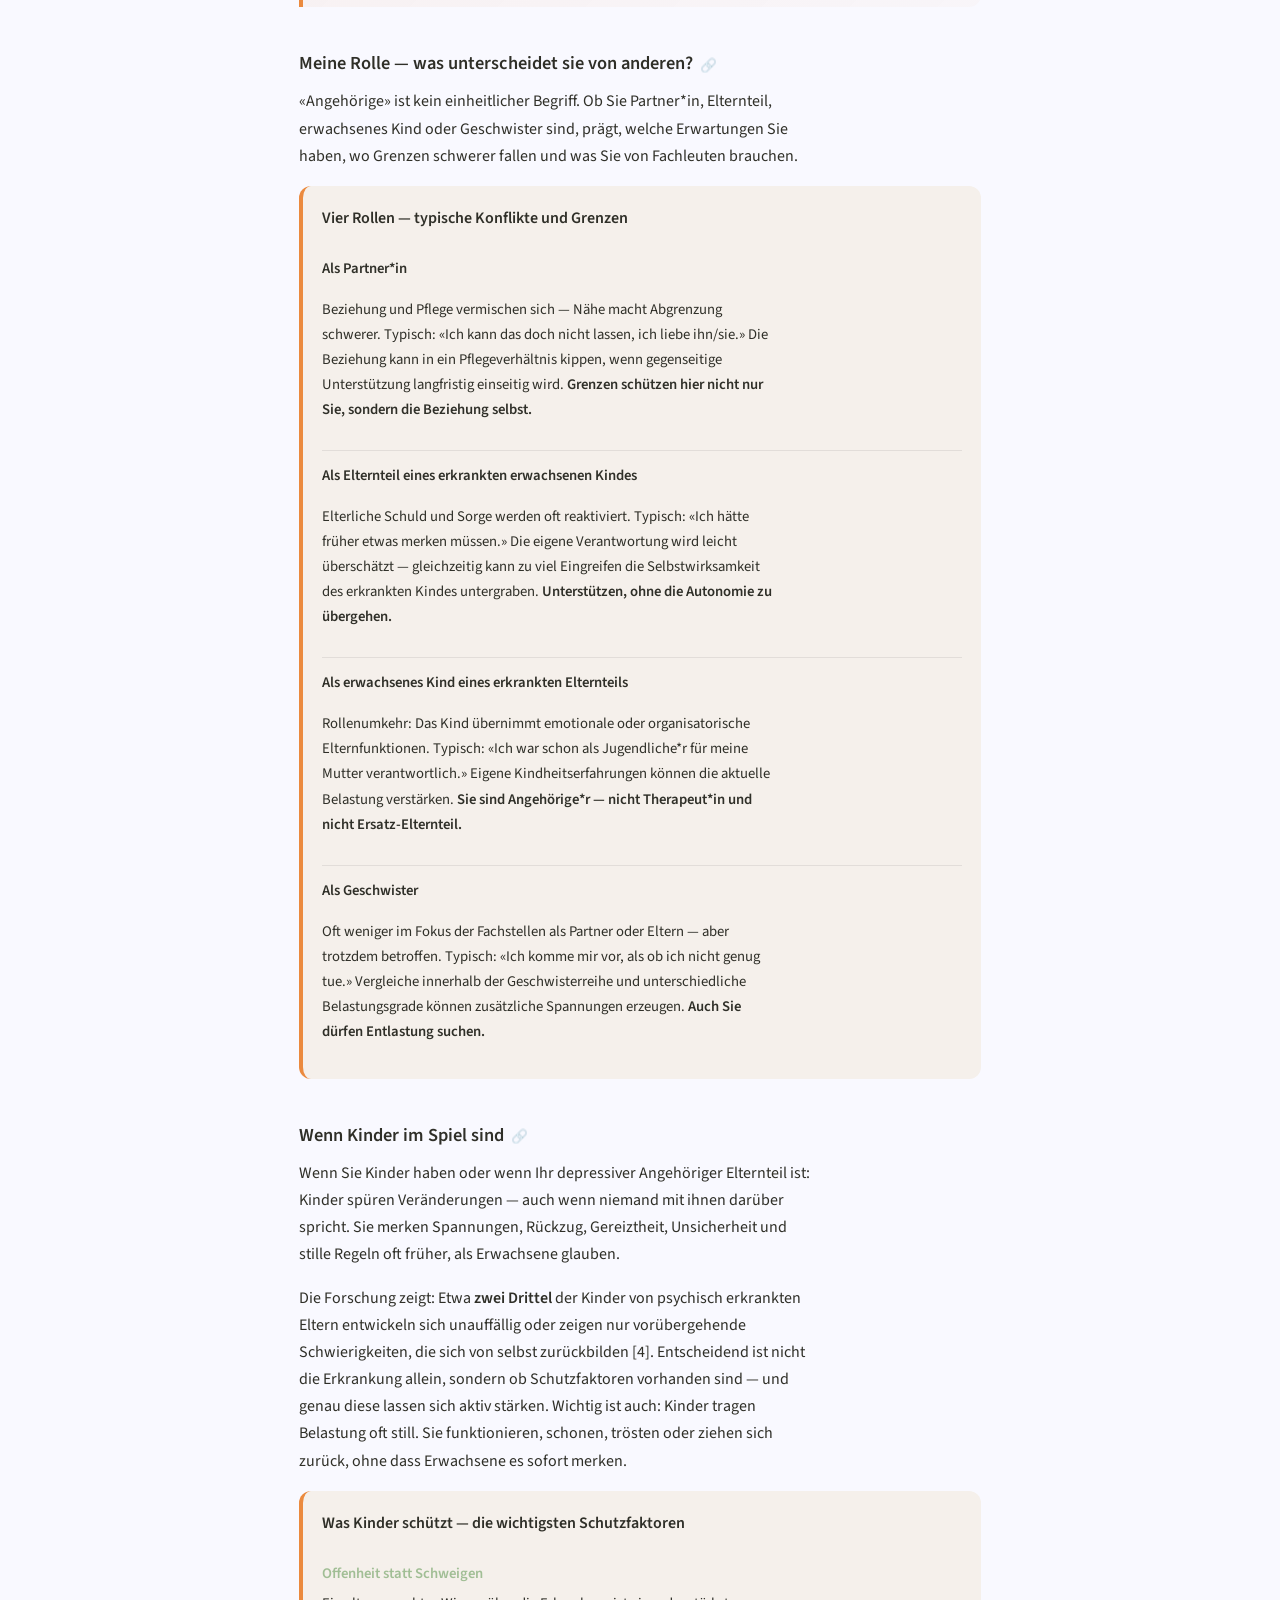
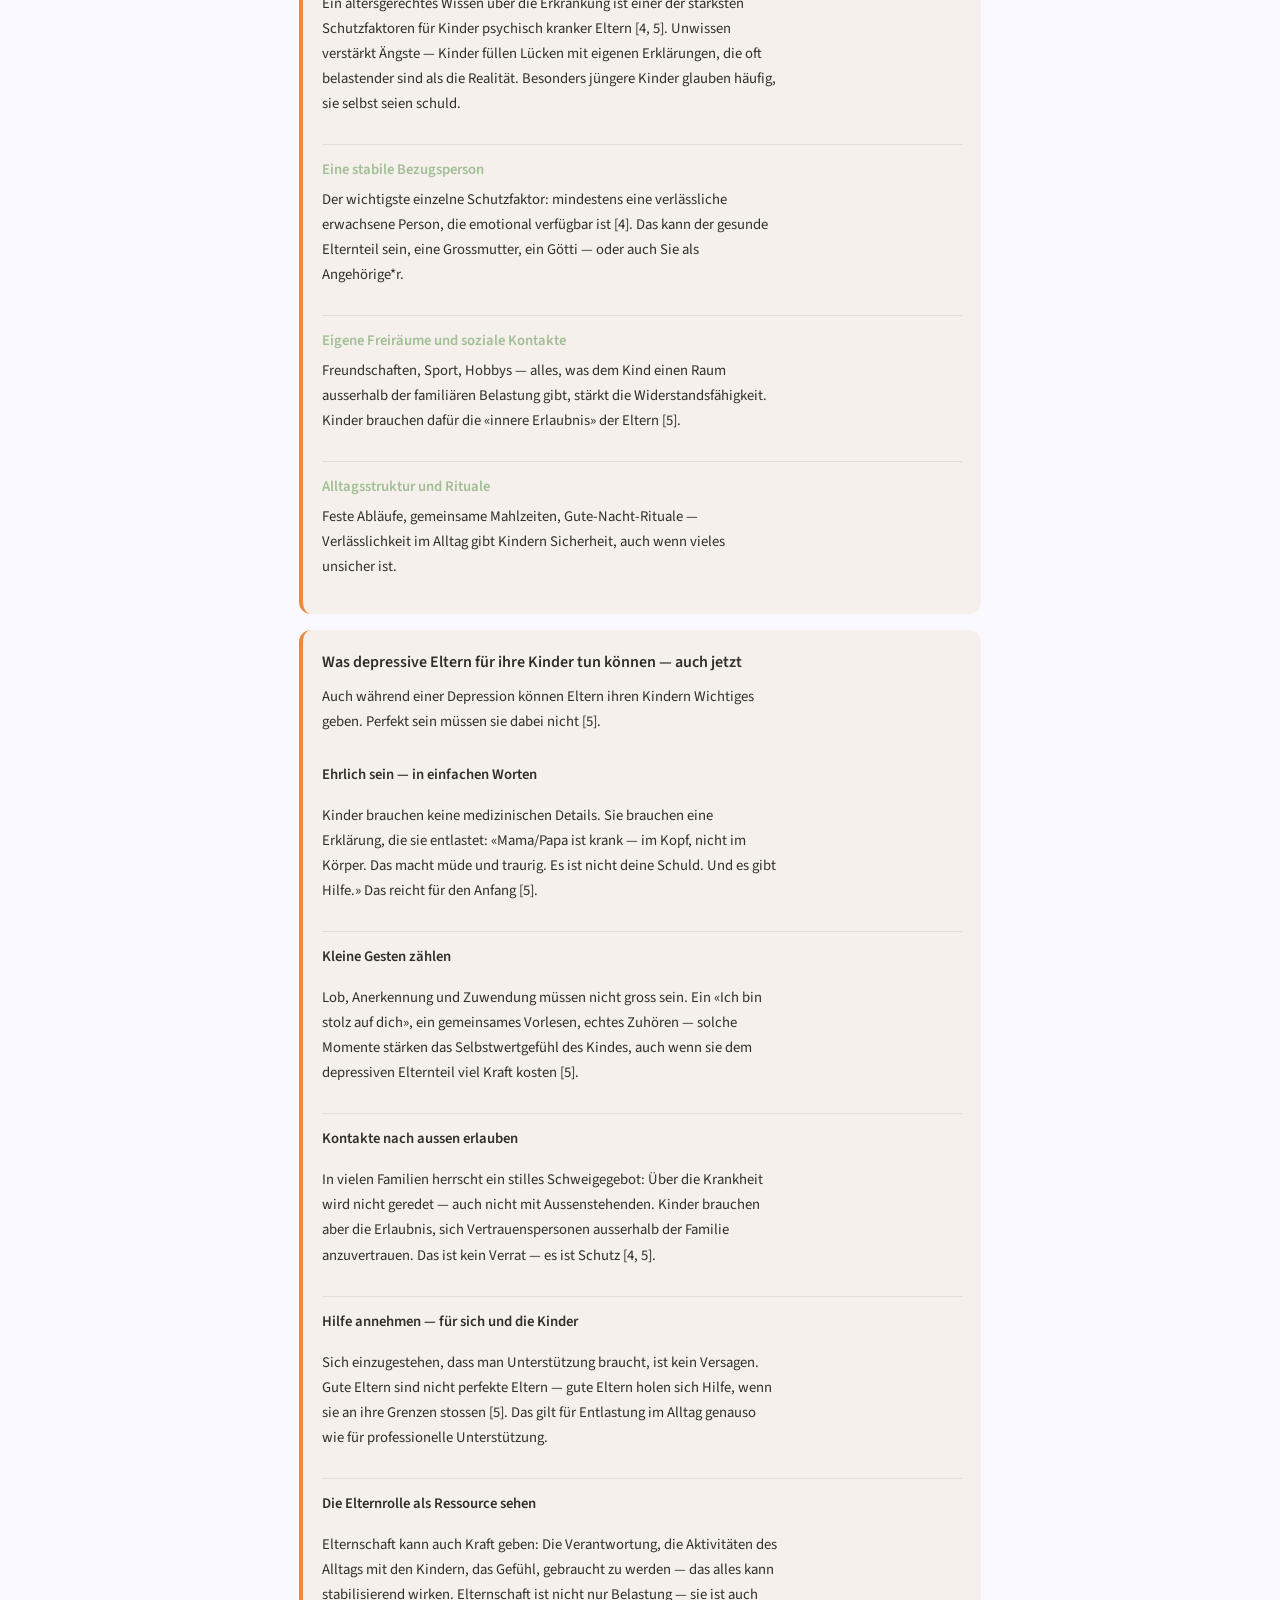
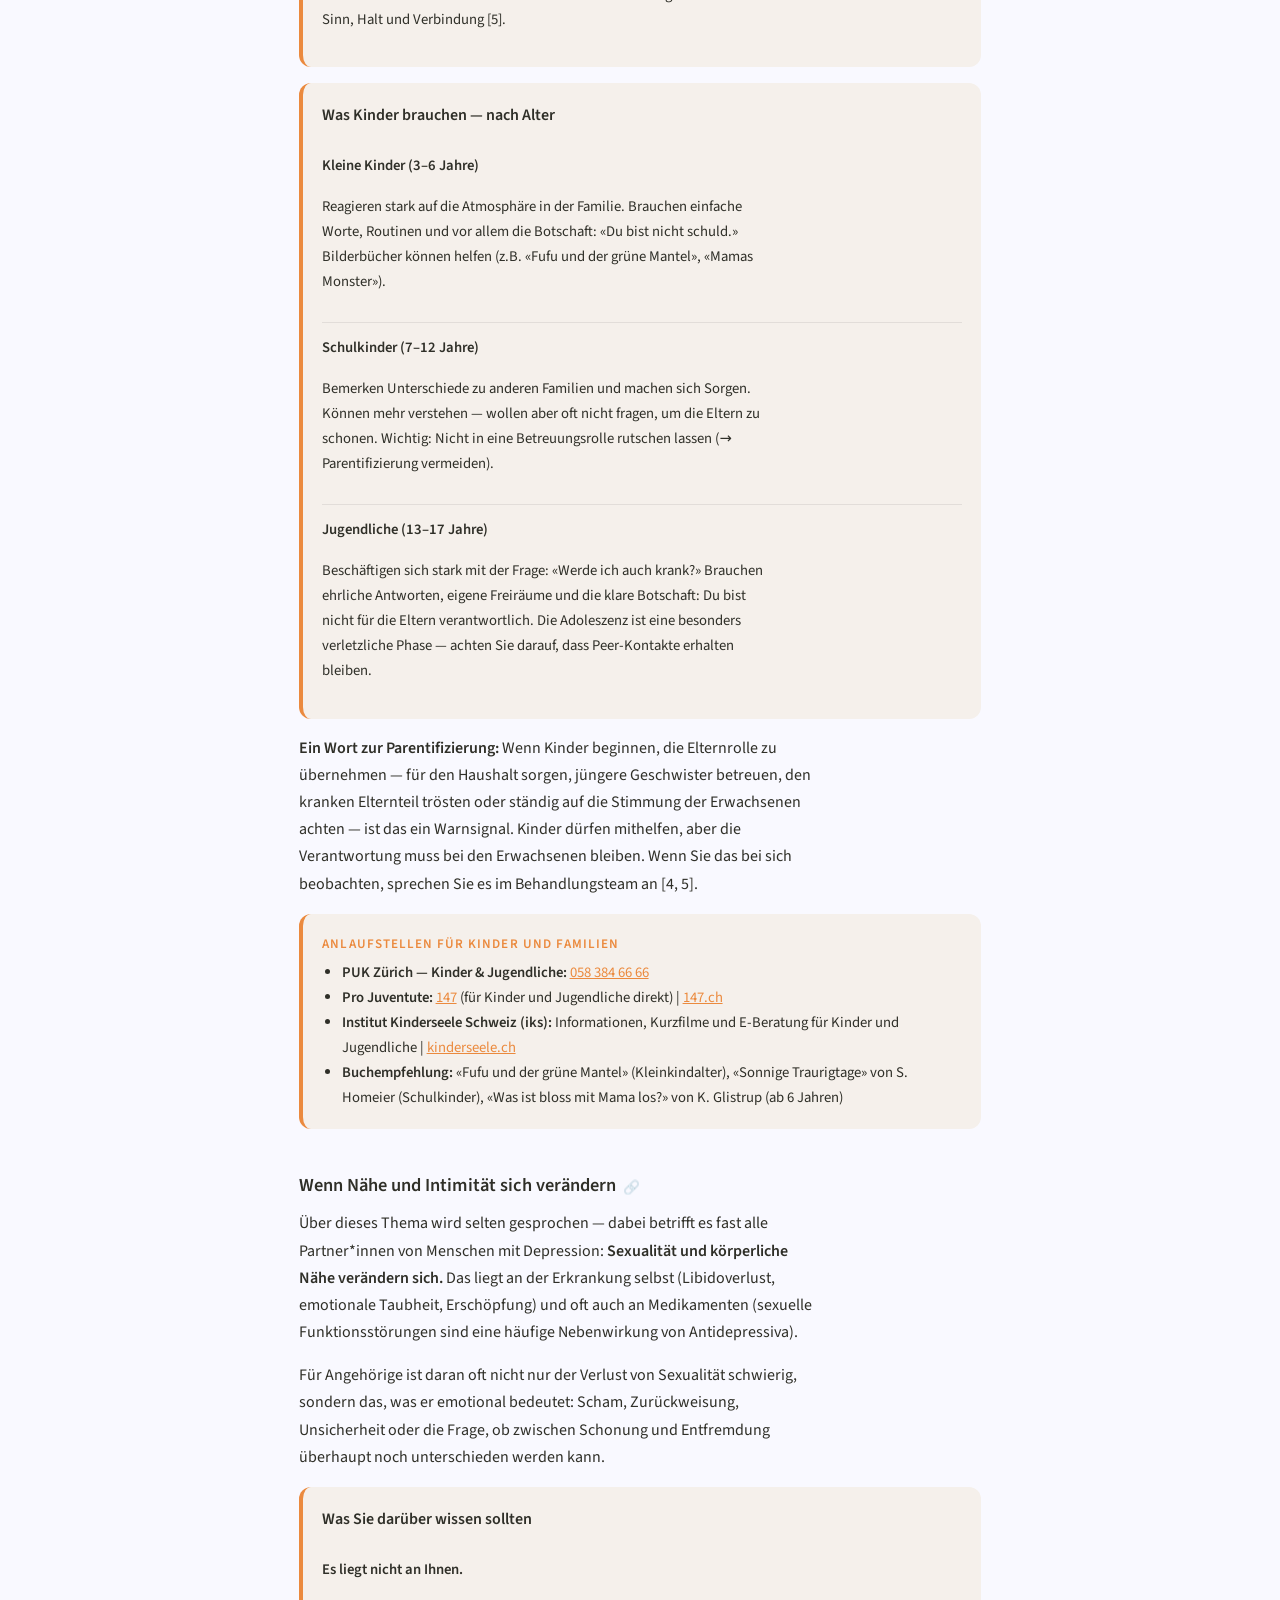
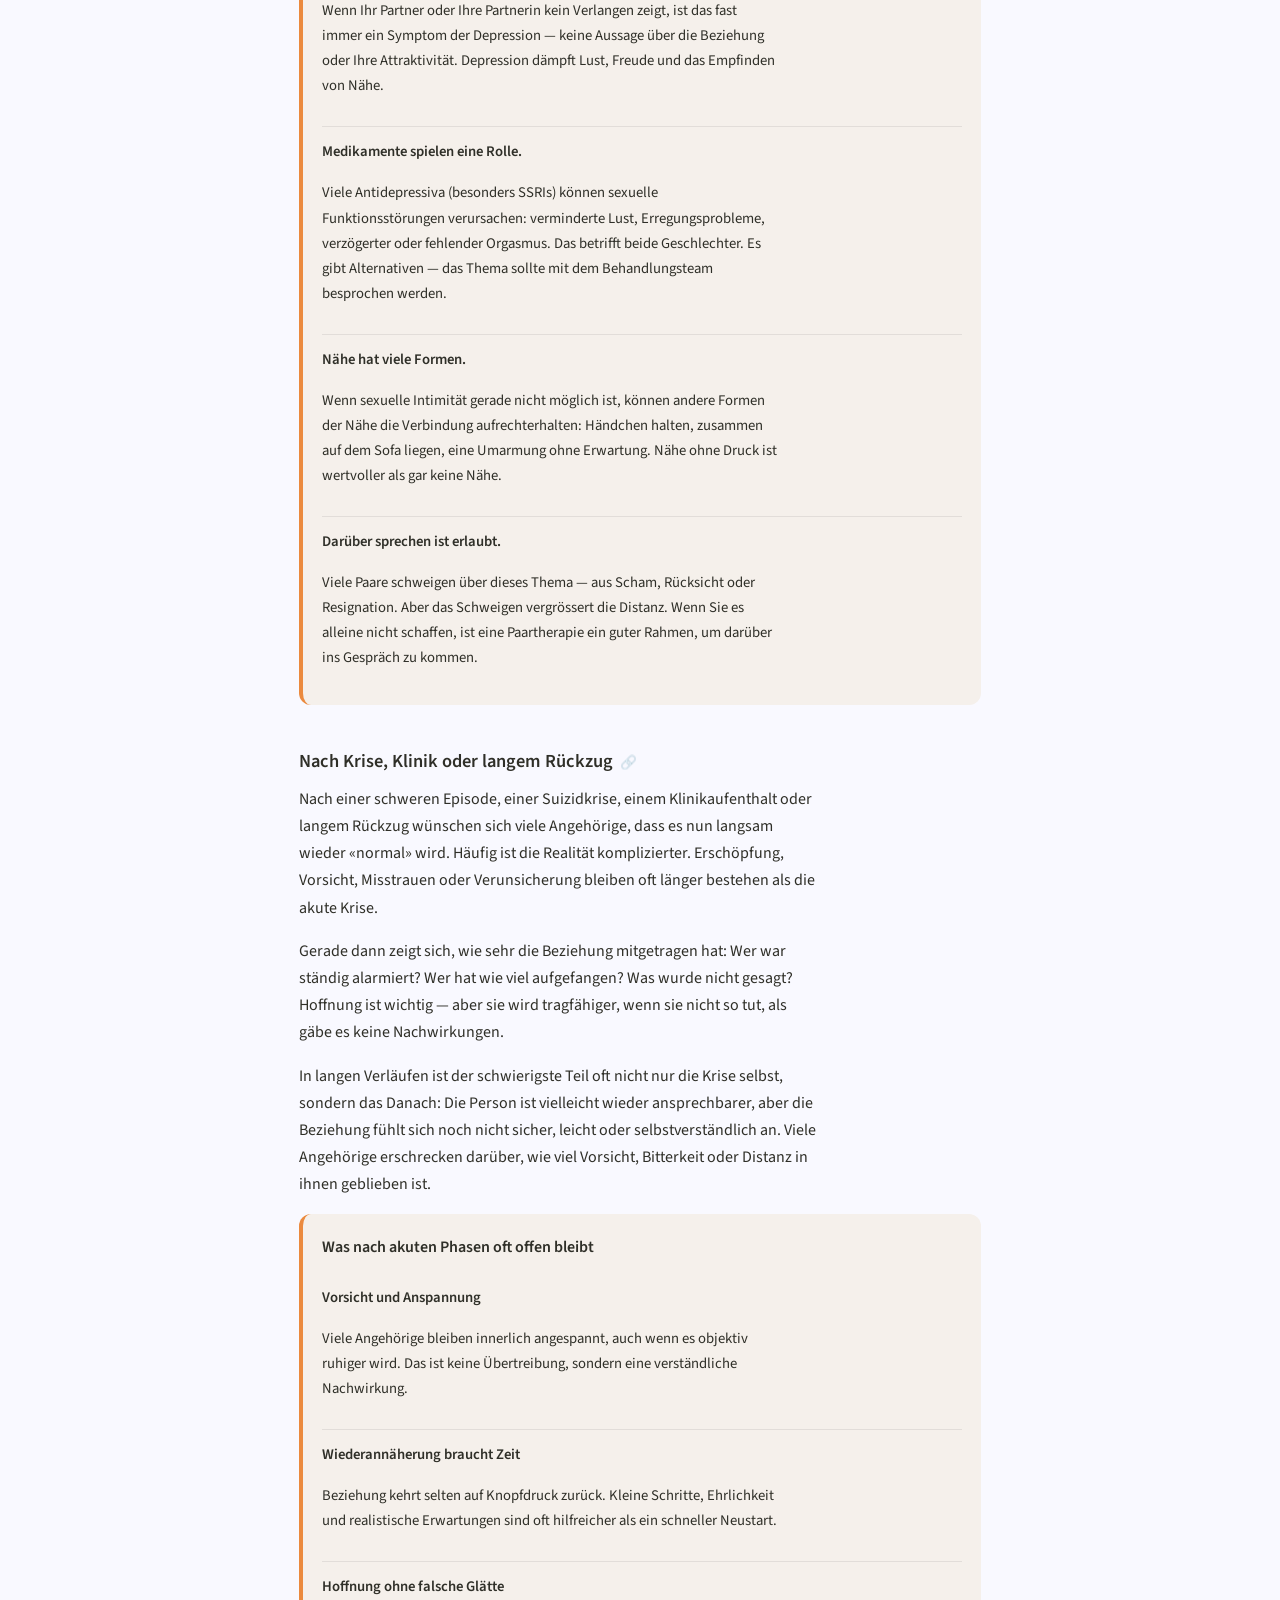
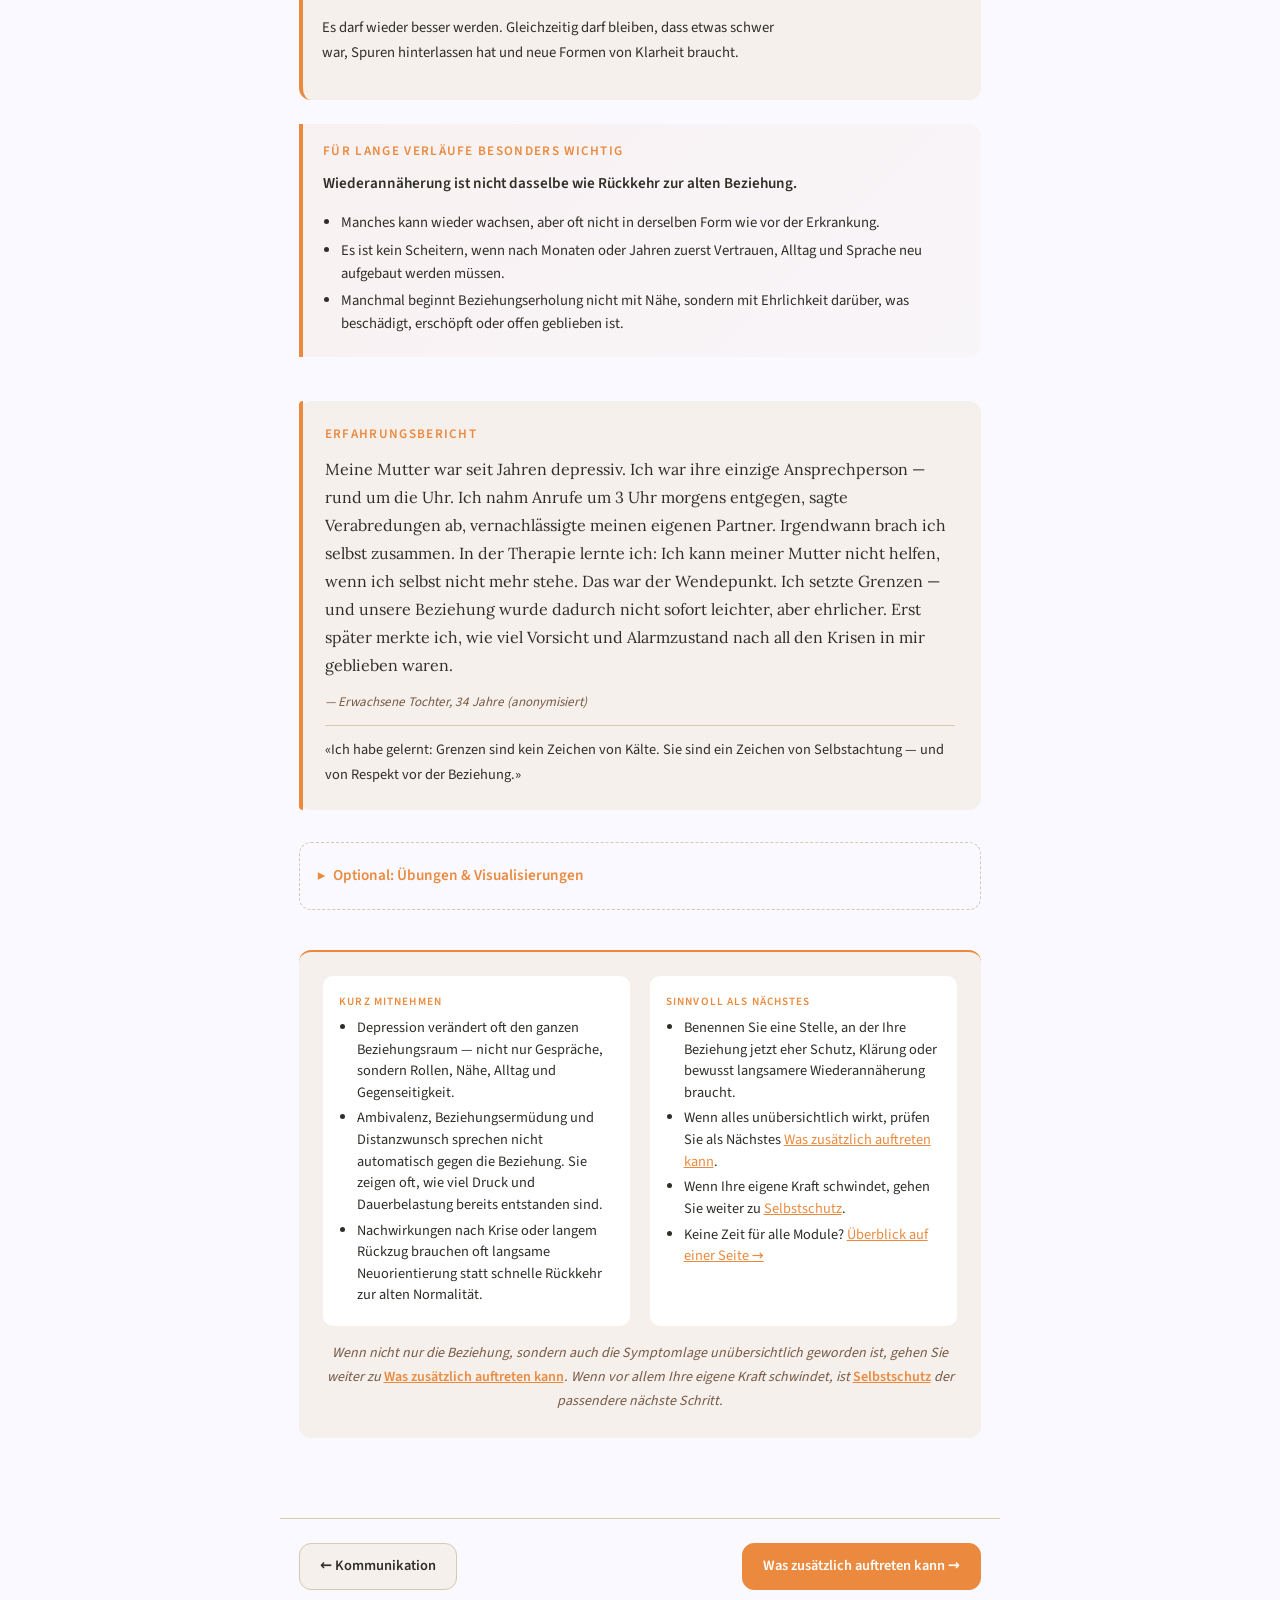
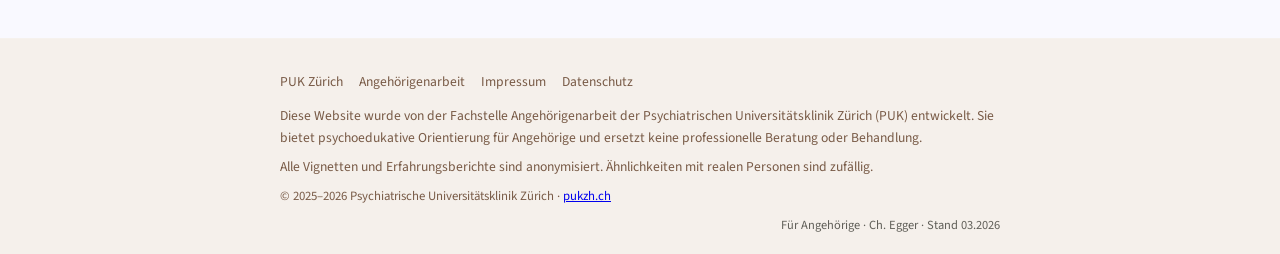
<file: m3.html>
<!DOCTYPE html>
<html lang="de">
<head>
    <meta charset="UTF-8">
    <meta name="viewport" content="width=device-width, initial-scale=1.0">
    <title>Was passiert mit unserer Beziehung? | PUK Zürich</title>
    <meta name="description" content="Wie Depression Beziehungen, Gegenseitigkeit, Grenzen und Loyalität verändert — und was Angehörigen nach Krise oder langem Rückzug hilft.">
    <meta property="og:title" content="Was passiert mit unserer Beziehung? | PUK Zürich">
    <link rel="canonical" href="https://puk-depression-angehoerige.netlify.app/m3.html">
    <meta property="og:url" content="https://puk-depression-angehoerige.netlify.app/m3.html">
    <meta property="og:image" content="https://puk-depression-angehoerige.netlify.app/og-image.png">
    <meta property="og:description" content="Wie Depression Beziehungen, Gegenseitigkeit, Grenzen und Loyalität verändert — und was Angehörigen nach Krise oder langem Rückzug hilft.">
    <meta property="og:site_name" content="PUK Zürich – Fachstelle Angehörigenarbeit">
    <meta property="og:locale" content="de_CH">
    <meta name="theme-color" content="#F9F9FF" media="(prefers-color-scheme: light)">
    <meta name="theme-color" content="#00293C" media="(prefers-color-scheme: dark)">
    <link rel="icon" href="data:image/svg+xml,<svg xmlns=%22http://www.w3.org/2000/svg%22 viewBox=%220 0 100 100%22><text y=%22.9em%22 font-size=%2290%22>🤝</text></svg>">
    <link rel="preload" as="font" href="fonts/lora-v37-latin-regular.woff2" crossorigin="anonymous">
    <link rel="preload" as="font" href="fonts/source-sans-3-v19-latin-regular.woff2" crossorigin="anonymous">
    <link rel="stylesheet" href="style.css">
    <style>
        @font-face { font-family:'Lora'; font-style:normal; font-weight:400; font-display:swap; src:url('fonts/lora-v37-latin-regular.woff2') format('woff2'); }
        @font-face { font-family:'Lora'; font-style:normal; font-weight:600; font-display:swap; src:url('fonts/lora-v37-latin-600.woff2') format('woff2'); }
        @font-face { font-family:'Source Sans 3'; font-style:normal; font-weight:400; font-display:swap; src:url('fonts/source-sans-3-v19-latin-regular.woff2') format('woff2'); }
        @font-face { font-family:'Source Sans 3'; font-style:normal; font-weight:600; font-display:swap; src:url('fonts/source-sans-3-v19-latin-600.woff2') format('woff2'); }
    </style>
</head>
<body>
<a href="#main-content" class="skip-link">Zum Inhalt springen</a>

<div class="notfall-banner" aria-label="Notfall-Informationen" role="region">
    <div class="notfall-banner-inner">
        <span>🚨 Akute Gefahr?</span>
        <a href="tel:144" style="color:#fff;font-weight:600;margin:0 .5rem;">144</a> Sanität |
        <a href="tel:117" style="color:#fff;font-weight:600;margin:0 .5rem;">117</a> Polizei
        <details class="notfall-details-wrap">
            <summary>Weitere Nummern</summary>
            <div class="notfall-extra">
                <p><strong>Ärztlicher Notfalldienst (24h):</strong></p>
                <p>Ärztefon — Ärztlicher Notfalldienst Kt. Zürich: <a href="tel:0800336655">0800 33 66 55</a></p>
                <p style="margin-top:.5rem;"><strong>Krisengespräch / emotionale Unterstützung:</strong></p>
                <p>Dargebotene Hand: <a href="tel:143">143</a> (24h, anonym, kostenlos)</p>
                <p style="margin-top:.5rem;"><strong>PUK Zürich — Anmeldung &amp; Beratung:</strong></p>
                <p>Kinder &amp; Jugendliche: <a href="tel:+41583846666">058 384 66 66</a></p>
                <p>Erwachsene (ab 18): <a href="tel:+41583842000">058 384 20 00</a></p>
                <p>Erwachsene (ab 65): <a href="tel:+41583844682">058 384 46 82</a></p>
                <p style="margin-top:.5rem;font-size:.82rem;color:rgba(255,255,255,.85);">Sie können einfach sagen: «Ich bin Angehörige*r und ich mache mir Sorgen um jemanden.» Mehr müssen Sie im ersten Moment nicht wissen.</p>
            </div>
        </details>
    </div>
</div>


<nav class="main-nav" aria-label="Hauptnavigation">
    <div class="nav-inner">
        <a href="index.html" class="nav-logo">PUK Zürich — Depression &amp; Angehörige</a>
        <ul class="nav-links" role="list">
            <li><a href="m1.html">Depression</a></li>
<li><a href="m1b.html">Behandlung</a></li>
<li><a href="m2.html">Kommunikation</a></li>
<li><span class="nav-current" aria-current="page" title="Beziehung">Beziehung</span></li>
<li><a href="m4.html">Was zusätzlich auftreten kann</a></li>
<li><a href="m5.html">Selbstschutz</a></li>
<li><a href="m6.html">Hilfe finden</a></li>

        </ul>
        <div class="nav-controls" style="display:flex;gap:.4rem;align-items:center;">
            <button class="font-toggle" id="font-smaller" aria-label="Schrift kleiner" title="Schrift kleiner">A−</button>
            <button class="font-toggle" id="font-larger" aria-label="Schrift grösser" title="Schrift grösser">A+</button>
        </div>
        <button class="hamburger" id="hamburger-btn" aria-label="Navigation öffnen" aria-expanded="false" aria-controls="mobile-menu">
            <span></span><span></span><span></span>
        </button>
    </div>
    <div class="mobile-menu" id="mobile-menu" aria-hidden="true">
        <ul role="list">
            <li><a href="index.html">Startseite</a></li>
            <li><a href="m1.html">Depression</a></li><li><a href="m1b.html">Behandlung</a></li><li><a href="m2.html">Kommunikation</a></li><li><a href="m3.html" aria-current="page">Beziehung</a></li><li><a href="m4.html">Was zusätzlich auftreten kann</a></li><li><a href="m5.html">Selbstschutz</a></li><li><a href="m6.html">Hilfe finden</a></li>
        </ul>
    </div>
</nav>
<nav class="breadcrumb" aria-label="Breadcrumb">
    <a href="index.html">Startseite</a>
    <span class="breadcrumb-sep" aria-hidden="true">›</span>
    <span class="breadcrumb-current" aria-current="page">Was passiert mit unserer Beziehung?</span>
</nav>
<div class="module-progress" aria-label="Fortschritt: Modul 4 von 7">
    <span class="module-progress-dot done" aria-hidden="true"></span><span class="module-progress-line" aria-hidden="true"></span><span class="module-progress-dot done" aria-hidden="true"></span><span class="module-progress-line" aria-hidden="true"></span><span class="module-progress-dot done" aria-hidden="true"></span><span class="module-progress-line" aria-hidden="true"></span><span class="module-progress-dot active" aria-hidden="true"></span><span class="module-progress-line" aria-hidden="true"></span><span class="module-progress-dot " aria-hidden="true"></span><span class="module-progress-line" aria-hidden="true"></span><span class="module-progress-dot " aria-hidden="true"></span><span class="module-progress-line" aria-hidden="true"></span><span class="module-progress-dot " aria-hidden="true"></span>
    <span class="module-progress-label">Modul 4 / 7</span>
</div>
<main>
<section id="main-content" class="module blob-bg blob-bg--top-right blob-bg--m3" style="--module-color:var(--m3);">

    <div class="vignette">
        <p class="vignette-text">«Ich liebte meinen Mann. Und gleichzeitig war ich so wütend auf ihn. Wie kann man jemanden lieben und gleichzeitig wünschen, er wäre nicht mehr da? Ich dachte, ich bin ein schlechter Mensch.»</p>
        <p class="vignette-source">— Ehefrau, 47 Jahre (anonymisiert)</p>
    </div>

    <div class="card module-lead-card module-lead-card--soft" style="--module-color:var(--m3);">
        <p class="section-label" style="margin-bottom:.3rem;">Nach diesem Modul wissen Sie:</p>
        <ul style="margin:0;padding-left:1.2rem;">
            <li>Wie Depression nicht nur Gespräche, sondern den ganzen Beziehungsraum verändert — oft über lange Zeit.</li>
            <li>Wie Sie Ambivalenz, Grenzen und Loyalität ernst nehmen können, ohne Ihre eigene Realität wegzudrücken.</li>
        </ul>
    </div>

    <div class="module-header">
        <span class="eyebrow">Modul 4 · Beziehung &amp; Loyalität</span>
        <div class="module-icon-header">
            <span class="icon icon-xl" aria-hidden="true"><svg><use href="icons.svg#icon-hands"/></svg></span>
            <h1 class="module-title">Was passiert mit unserer Beziehung?</h1>
        </div>
        <p class="reading-time"><svg width="14" height="14" viewBox="0 0 24 24" fill="none" stroke="currentColor" stroke-width="2" stroke-linecap="round" stroke-linejoin="round"><circle cx="12" cy="12" r="10"/><polyline points="12 6 12 12 16 14"/></svg> Lesezeit: ca. 14 Minuten · oder <a href="#kurzfassung" style="color:inherit;text-decoration:underline;">nur die Kurzfassung</a></p>
        <p class="module-intro">Depression betrifft nicht nur die erkrankte Person. Sie verändert Nähe, Alltag, Gegenseitigkeit und oft auch das Gefühl dafür, wer man füreinander noch ist. Dieses Modul hilft Ihnen, diese Veränderungen einzuordnen, ohne sie zu verharmlosen: Was ist Krankheitsfolge, was ist Beziehungsdruck, was braucht Schutz, und was kann nach Krise oder langem Rückzug überhaupt realistisch wieder wachsen.</p>
        <!-- Kurzfassung M3 -->
        
<nav class="module-toc module-toc--compact module-toc--subtle" aria-label="Inhalt dieses Moduls">
    <p class="module-toc-title">In diesem Modul:</p>
    <ol>
        <li><a href="#m3-1">Was die Erkrankung mit dem Beziehungsraum macht</a></li>
        <li><a href="#m3-2">Wenn Gegenseitigkeit lange ausfällt</a></li>
        <li><a href="#m3-3">Grenzen setzen und Beziehung trotzdem ernst nehmen</a></li>
        <li><a href="#m3-rolle">Meine Rolle — was unterscheidet sie von anderen?</a></li>
        <li><a href="#m3-4">Wenn Kinder im Spiel sind</a></li>
        <li><a href="#m3-5">Wenn Nähe und Intimität sich verändern</a></li>
        <li><a href="#m3-6">Nach Krise, Klinik oder langem Rückzug</a></li>
    </ol>
</nav>
<div class="kurzfassung kurzfassung--compact kurzfassung--subtle" id="kurzfassung">
            <p class="kurzfassung-label">In 30 Sekunden — das Wichtigste</p>
            <ul>
                <li>Depression verändert nicht nur Stimmung, sondern oft den ganzen Beziehungsraum: Rollen, Nähe, Alltag und Gegenseitigkeit geraten unter Druck.</li>
                <li>Verständnis hilft, ersetzt aber auf Dauer keine Gegenseitigkeit. Auch Ihre Bedürfnisse, Ihre Erschöpfung und Ihre Irritation gehören zur Realität.</li>
                <li>Ambivalenz ist normal: Liebe, Wut, Loyalität, Schuld und Distanzwunsch können gleichzeitig da sein.</li>
                <li>Grenzen sind kein Gegenstück zur Beziehung. Sie schützen oft genau das, was noch tragfähig bleiben soll, auch wenn sie sich zunächst hart anfühlen.</li>
                <li>Nach Krise, Klinik oder langem Rückzug ist selten sofort alles wieder normal. Beziehung braucht dann oft langsame Neuorientierung.</li>
            </ul>
        </div>

    </div>

    <div class="module-section">
        <h3 id="m3-1">Was die Erkrankung mit dem Beziehungsraum macht</h3>
        <p>Wenn ein Mensch depressiv ist, verändert sich oft nicht nur sein Befinden, sondern der ganze Raum zwischen Ihnen. Gespräche werden vorsichtiger, Alltage kreisen stärker um Krisen, Rollen verschieben sich. Aus Partner*innen werden manchmal Pflegende. Aus erwachsenen Kindern werden Mitverantwortliche. Aus Geschwistern werden Krisenkontaktpersonen. Diese Verschiebungen sind belastend — und häufig [2].</p>
        <p>Viele Angehörige erleben nicht nur Sorge, sondern auch eine Form von Beziehungsfremdheit: Sie lieben die Person noch, aber erkennen die gemeinsame Leichtigkeit, Spontaneität oder Gegenseitigkeit kaum wieder. Wenn diese Verschiebung lange anhält, verändert sie oft auch das Bild, das Sie von der Beziehung hatten. Studien zeigen, dass Angehörige von Menschen mit Depression ein deutlich erhöhtes Risiko haben, selbst depressive oder ängstliche Symptome zu entwickeln [2]. Das ist keine Schwäche — es ist die Wirkung einer chronischen Belastung.</p>
        <p>Manchmal bleibt es aber nicht bei dieser beziehungsbedingten Belastung. Wenn Verhalten sehr widersprüchlich, sprunghaft oder schwer einzuordnen wird, kann mehr als die Depression allein mitspielen. Dann hilft es, nicht nur auf die Beziehung zu schauen, sondern auch darauf, ob zusätzliche Problemlagen den Verlauf mitprägen.</p>

        <div class="ambivalenz-box" style="--module-color:var(--m3);">
            <p class="ambivalenz-label">Das dürfen Sie fühlen</p>
            <p class="ambivalenz-title">Gleichzeitig lieben und erschöpft sein</p>
            <p class="ambivalenz-text">Viele Angehörige kennen dieses widersprüchliche Gefühl: Sie lieben den Menschen, der erkrankt ist und sind gleichzeitig wütend, erschöpft, manchmal sogar verbittert. Vielleicht wünschen Sie sich nicht die Person weg, sondern dass der Druck endlich aufhört. Auch das ist eine menschliche Reaktion auf Überlastung.</p>
            <p class="ambivalenz-text">Sich schuldig zu fühlen, weil man manchmal innerlich Abstand will oder keine Geduld mehr hat, ist für viele fast schwerer als die Krankheit selbst. Diese Gefühle bedeuten nicht, dass Sie Ihren Angehörigen nicht lieben. Sie zeigen oft, dass Ihr innerer Spielraum kleiner geworden ist.</p>
        </div>
        <div class="card card--info" style="--module-color:var(--m3);">
            <div style="margin-top:.75rem;font-size:.92rem;">
                <div class="card-item">
                    <p class="card-item-title">Als Partner*in</p>
                    <p>Sie erleben oft emotionale Einsamkeit zu zweit, fehlende Gegenseitigkeit und die Sorge, die Beziehung fast allein tragen zu müssen.</p>
                </div>
                <div class="card-item">
                    <p class="card-item-title">Als Elternteil</p>
                    <p>Sie bleiben stark in Verantwortung, selbst wenn das eigene Kind erwachsen ist. Loslassen fühlt sich schnell falsch oder gefährlich an.</p>
                </div>
                <div class="card-item">
                    <p class="card-item-title">Als erwachsenes Kind</p>
                    <p>Rollenumkehr und Pflichtgefühl treffen auf das eigene Leben, die eigene Partnerschaft und oft auch auf wenig äussere Entlastung.</p>
                </div>
                <div class="card-item">
                    <p class="card-item-title">Als Geschwister</p>
                    <p>Die Bindung kann eng sein, aber Zuständigkeiten bleiben oft unklar. Gerade das macht Loyalitätskonflikte besonders still und zäh.</p>
                </div>
            </div>
        </div>
        <div class="transfer-box" style="--module-color:var(--m3);">
            <span class="transfer-box-label">Wenn das Bild unübersichtlich wird</span>
            <p class="transfer-box-title">Nicht alles ist nur Beziehung.</p>
            <p>Wenn Sie denken «So kenne ich diese Person gar nicht mehr» oder wenn sich Rückzug, Gereiztheit, Schlafentgleisung, Konsum oder starke Schwankungen kaum noch einordnen lassen, lohnt sich der Blick auf <a href="m4.html" style="color:var(--m3);">Modul 5: Was zusätzlich auftreten kann</a>.</p>
        </div>
    </div>

    <div class="module-section">
        <h3 id="m3-2">Wenn Gegenseitigkeit lange ausfällt</h3>
        <p>Verständnis für die Erkrankung ist wichtig. Aber Verständnis ersetzt auf Dauer keine Gegenseitigkeit. Viele Angehörige halten lange viel aus, weil sie wissen: Die andere Person ist krank. Gleichzeitig entsteht mit der Zeit oft eine tiefe Einsamkeit, wenn fast alles nur noch in eine Richtung fliesst.</p>
        <p>Dann wird Beziehung asymmetrisch: Eine Person trägt Gespräche, Termine, Struktur, Hoffnung oder emotionale Orientierung stärker allein. Das kann über Monate oder Jahre zermürben. Gerade in Partnerschaften entsteht dann oft das Gefühl, nicht nur belastet, sondern innerlich allein zu sein.</p>
        <p>Die Forschung zu «Expressed Emotion» (EE) zeigt: Das emotionale Klima in der Familie beeinflusst den Krankheitsverlauf. Hohes EE — gekennzeichnet durch häufige Kritik, Feindseligkeit oder übermässige Fürsorge — ist mit höheren Rückfallraten verbunden [1]. Das bedeutet nicht, dass Sie schuld sind. Es zeigt aber, wie schnell Langzeitbelastung Druck, Gereiztheit und Überengagement erzeugen kann.</p>

        <div class="transfer-box" style="--module-color:var(--m3);">
            <span class="transfer-box-label">Was das oft so schwer macht</span>
            <p class="transfer-box-title">Verständnis und Beziehungserschöpfung können gleichzeitig wachsen.</p>
            <ul>
                <li>Sie können viel Verständnis haben und trotzdem spüren, dass die Beziehung einseitig geworden ist.</li>
                <li>Wenn Sie alles übernehmen, helfen Sie kurzfristig — aber langfristig verlieren beide Seiten oft an Eigenraum.</li>
                <li>Kritik und Überengagement entstehen oft nicht aus Lieblosigkeit, sondern aus Erschöpfung, Alarmzustand und dem Wunsch, endlich wieder irgendeinen Einfluss zu haben.</li>
            </ul>
        </div>
        <div class="card" style="--module-color:var(--m3);">
            <strong>Was in langen Verläufen oft zusätzlich passiert</strong>
            <div style="margin-top:.75rem;font-size:.92rem;">
                <div class="card-item">
                    <p class="card-item-title">Die Beziehung wird funktionaler</p>
                    <p>Es geht immer mehr um Medikamente, Termine, Schlaf, Krisen und Tagesstruktur und immer weniger um Leichtigkeit, Gegenseitigkeit oder gemeinsames Erleben.</p>
                </div>
                <div class="card-item">
                    <p class="card-item-title">Frühere Verletzungen bleiben liegen</p>
                    <p>Vieles wird aus Rücksicht nicht besprochen. Dadurch bleibt nicht nur Entlastendes aus, sondern oft auch alter Schmerz unausgesprochen im Raum.</p>
                </div>
                <div class="card-item">
                    <p class="card-item-title">Ermüdung wird still</p>
                    <p>Beziehungsermüdung zeigt sich nicht immer in Streit. Oft zeigt sie sich in innerem Abstand, Nüchternheit oder darin, dass Hoffnung nur noch technisch organisiert wird.</p>
                </div>
            </div>
        </div>
        <div class="infografik-container" style="--module-color:var(--m3);margin-top:1.25rem;">
          <span class="infografik-label">Visualisierung · Modul 3</span>
          <p class="infografik-title">Rollenverlauf — wie Beziehungsgleichgewicht sich verändert</p>
          <p class="infografik-subtitle">Zwei mögliche Verläufe über die Zeit: mit früher Unterstützung bleibt die Beziehung lebendig; ohne Schutz driftet sie in eine einseitige Pflegerolle.</p>
          <div class="infografik-svg-wrap">
            <svg viewBox="0 0 580 230" xmlns="http://www.w3.org/2000/svg" aria-label="Zwei Kurven zeigen den Rollenverlauf: mit Unterstützung erholt sich die Beziehung, ohne Unterstützung sinkt sie in eine Pflegerolle ab" role="img">
              <!-- Grid -->
              <line x1="60" y1="20" x2="60" y2="180" stroke="#d0c8b8" stroke-width="1"/>
              <line x1="60" y1="180" x2="550" y2="180" stroke="#d0c8b8" stroke-width="1"/>
              <!-- Y-axis labels -->
              <text x="8" y="30" font-size="9.5" fill="#888" text-anchor="start">Partner­schaft</text>
              <text x="8" y="95" font-size="9.5" fill="#888" text-anchor="start">Asymmetrie</text>
              <text x="8" y="175" font-size="9.5" fill="#888" text-anchor="start">Pflegerolle</text>
              <!-- Y-axis dashes -->
              <line x1="55" y1="28" x2="60" y2="28" stroke="#d0c8b8" stroke-width="1"/>
              <line x1="55" y1="90" x2="60" y2="90" stroke="#d0c8b8" stroke-width="1"/>
              <line x1="55" y1="175" x2="60" y2="175" stroke="#d0c8b8" stroke-width="1"/>
              <!-- X-axis labels -->
              <text x="60" y="198" font-size="9.5" fill="#888" text-anchor="middle">Erkrankungs­beginn</text>
              <text x="200" y="198" font-size="9.5" fill="#888" text-anchor="middle">6 Monate</text>
              <text x="350" y="198" font-size="9.5" fill="#888" text-anchor="middle">1 Jahr</text>
              <text x="500" y="198" font-size="9.5" fill="#888" text-anchor="middle">2+ Jahre</text>
              <!-- X-axis tick marks -->
              <line x1="200" y1="180" x2="200" y2="185" stroke="#d0c8b8" stroke-width="1"/>
              <line x1="350" y1="180" x2="350" y2="185" stroke="#d0c8b8" stroke-width="1"/>
              <line x1="500" y1="180" x2="500" y2="185" stroke="#d0c8b8" stroke-width="1"/>

              <!-- Line A: Mit Unterstützung (green) — dips then recovers -->
              <polyline points="60,45 200,110 280,130 350,100 450,70 530,48"
                fill="none" stroke="#4a7a5a" stroke-width="2.5" stroke-linejoin="round"/>
              <!-- Dots on line A -->
              <circle cx="60" cy="45" r="4" fill="#4a7a5a"/>
              <circle cx="280" cy="130" r="4" fill="#4a7a5a"/>
              <circle cx="530" cy="48" r="4" fill="#4a7a5a"/>
              <!-- Label A -->
              <text x="535" y="44" font-size="10" font-weight="700" fill="#4a7a5a">Mit Unterstützung</text>

              <!-- Line B: Ohne Unterstützung (orange) — steadily drifts down -->
              <polyline points="60,45 200,115 300,148 400,163 500,172 530,176"
                fill="none" stroke="#EB8A3E" stroke-width="2.5" stroke-linejoin="round" stroke-dasharray="6 3"/>
              <!-- Dots on line B -->
              <circle cx="60" cy="45" r="4" fill="#EB8A3E"/>
              <circle cx="400" cy="163" r="4" fill="#EB8A3E"/>
              <circle cx="530" cy="176" r="4" fill="#EB8A3E"/>
              <!-- Label B -->
              <text x="535" y="172" font-size="10" font-weight="700" fill="#c97030">Ohne Schutz</text>

              <!-- Annotation: tipping point -->
              <line x1="280" y1="130" x2="280" y2="155" stroke="#888" stroke-width="1" stroke-dasharray="3 2"/>
              <text x="285" y="165" font-size="9" fill="#666">Kipppunkt</text>

              <!-- Annotation: recovery -->
              <line x1="380" y1="85" x2="380" y2="65" stroke="#4a7a5a" stroke-width="1" stroke-dasharray="3 2"/>
              <text x="385" y="62" font-size="9" fill="#4a7a5a">Beziehung lebt</text>
            </svg>
          </div>
          <p class="infografik-footer">Asymmetrie ist in Phasen normal. Wenn sie über Monate anhält und keine eigene Unterstützung dazukommt, wird aus Verständnis Erschöpfung. Frühzeitige Beratung kann den Kipppunkt hinauszögern oder vermeiden.</p>
        </div>
        <details class="reflexion">
            <summary class="reflexion-trigger">Moment der Reflexion: Wo ist Gegenseitigkeit kleiner geworden?</summary>
            <div class="reflexion-content">
                <p>Was tragen Sie in Ihrer Beziehung gerade fast allein: Organisation, Hoffnung, emotionale Nähe, Struktur, Verantwortung? Und wie wirkt sich das auf Ihre Stimmung, Ihre Geduld und Ihr Bild von der Beziehung aus?</p>
            </div>
        </details>
    </div>

    <div class="module-section">
        <h3 id="m3-3">Grenzen setzen und Beziehung trotzdem ernst nehmen</h3>
        <p>Grenzen zu setzen ist keine Ablehnung des erkrankten Menschen. Es ist ein notwendiger Schutz für Sie und oft auch für die Beziehung. Eine Beziehung, in der eine Person sich vollständig aufopfert, ist langfristig nicht tragfähig, auch wenn sich diese Aufopferung moralisch zunächst richtig anfühlt.</p>
        <p>Schwierig ist oft nicht die Grenze selbst, sondern das, was danach kommt: verletzte Reaktionen, Rückzug, Vorwürfe oder das eigene Schuldgefühl. Genau deshalb lohnt es sich, Grenzen nicht erst im Zusammenbruch zu setzen, sondern früher und ruhiger.</p>

        <div class="card" style="--module-color:var(--m3);">
            <div style="display:flex;align-items:center;gap:.5rem;margin-bottom:.5rem;">
                <span class="icon icon-color" aria-hidden="true"><svg><use href="icons.svg#icon-shield"/></svg></span>
                <strong>Grenzen formulieren — konkrete Beispiele</strong>
            </div>
            <ul style="padding-left:1.2rem;font-size:.95rem;">
                <li>«Ich bin für dich da — aber nicht rund um die Uhr. Zwischen 22 und 7 Uhr bin ich nicht erreichbar.»</li>
                <li>«Ich helfe dir gerne beim Arzttermin. Aber ich kann nicht jeden Tag kommen.»</li>
                <li>«Wenn du mich anschreist, beende ich das Gespräch. Nicht weil ich dich nicht liebe, sondern weil ich das nicht kann.»</li>
            </ul>
        </div>
        <p>Manche Grenzen sind vor allem kommunikativ. Andere werden existenziell: wenn Sie nicht mehr schlafen, dauernd alarmiert sind, Ihre Arbeit vernachlässigen oder innerlich nur noch funktionieren. Dann geht es nicht mehr nur um Beziehungsqualität, sondern um Ihren eigenen Selbstschutz.</p>
        <p>Eine gute Grenze macht die Beziehung nicht automatisch sofort leichter. Manchmal wird erst dann sichtbar, wie viel Sie bisher still aufgefangen haben. Das kann schmerzhaft sein. Es ist aber oft ehrlicher als ein Weiterfunktionieren, das beide erschöpft.</p>
        <div class="transfer-box" style="--module-color:var(--m3);">
            <span class="transfer-box-label">Wenn Grenzen schmerzen</span>
            <p class="transfer-box-title">Das heisst nicht automatisch, dass sie falsch sind.</p>
            <p>Wenn die andere Person gekränkt, wütend oder abweisend reagiert, ist das oft schwer auszuhalten. Trotzdem kann eine klare Grenze richtig sein. Entscheidend ist nicht, ob sie konfliktfrei ist, sondern ob sie Ihre Stabilität und die Beziehung vor weiterem Verschleiss schützt.</p>
        </div>
        <div class="transfer-box" style="--module-color:var(--m3);">
            <span class="transfer-box-label">Wenn Grenzen nicht mehr reichen</span>
            <p class="transfer-box-title">Dann wird Selbstschutz zum Thema.</p>
            <p>Wenn Sie merken, dass die Erkrankung Ihr eigenes Leben immer enger macht, schliesst <a href="m5.html" style="color:var(--m3);">Modul 6: Selbstschutz</a> direkt an diesen Punkt an: Was Sie erhalten müssen, wo Ihre Rolle endet und wann Sie selbst Hilfe brauchen.</p>
        </div>
    </div>

    <div class="module-section">
        <h3 id="m3-rolle">Meine Rolle — was unterscheidet sie von anderen?</h3>
        <p>«Angehörige» ist kein einheitlicher Begriff. Ob Sie Partner*in, Elternteil, erwachsenes Kind oder Geschwister sind, prägt, welche Erwartungen Sie haben, wo Grenzen schwerer fallen und was Sie von Fachleuten brauchen.</p>

        <div class="card" style="--module-color:var(--m3);">
            <strong>Vier Rollen — typische Konflikte und Grenzen</strong>
            <div style="margin-top:.75rem;font-size:.92rem;">
                <div class="card-item">
                    <p class="card-item-title">Als Partner*in</p>
                    <p>Beziehung und Pflege vermischen sich — Nähe macht Abgrenzung schwerer. Typisch: «Ich kann das doch nicht lassen, ich liebe ihn/sie.» Die Beziehung kann in ein Pflegeverhältnis kippen, wenn gegenseitige Unterstützung langfristig einseitig wird. <strong>Grenzen schützen hier nicht nur Sie, sondern die Beziehung selbst.</strong></p>
                </div>
                <div class="card-item">
                    <p class="card-item-title">Als Elternteil eines erkrankten erwachsenen Kindes</p>
                    <p>Elterliche Schuld und Sorge werden oft reaktiviert. Typisch: «Ich hätte früher etwas merken müssen.» Die eigene Verantwortung wird leicht überschätzt — gleichzeitig kann zu viel Eingreifen die Selbstwirksamkeit des erkrankten Kindes untergraben. <strong>Unterstützen, ohne die Autonomie zu übergehen.</strong></p>
                </div>
                <div class="card-item">
                    <p class="card-item-title">Als erwachsenes Kind eines erkrankten Elternteils</p>
                    <p>Rollenumkehr: Das Kind übernimmt emotionale oder organisatorische Elternfunktionen. Typisch: «Ich war schon als Jugendliche*r für meine Mutter verantwortlich.» Eigene Kindheitserfahrungen können die aktuelle Belastung verstärken. <strong>Sie sind Angehörige*r — nicht Therapeut*in und nicht Ersatz-Elternteil.</strong></p>
                </div>
                <div class="card-item">
                    <p class="card-item-title">Als Geschwister</p>
                    <p>Oft weniger im Fokus der Fachstellen als Partner oder Eltern — aber trotzdem betroffen. Typisch: «Ich komme mir vor, als ob ich nicht genug tue.» Vergleiche innerhalb der Geschwisterreihe und unterschiedliche Belastungsgrade können zusätzliche Spannungen erzeugen. <strong>Auch Sie dürfen Entlastung suchen.</strong></p>
                </div>
            </div>
        </div>
    </div>

    <div class="module-section">
        <h3 id="m3-4">Wenn Kinder im Spiel sind</h3>

        <p>Wenn Sie Kinder haben oder wenn Ihr depressiver Angehöriger Elternteil ist: Kinder spüren Veränderungen — auch wenn niemand mit ihnen darüber spricht. Sie merken Spannungen, Rückzug, Gereiztheit, Unsicherheit und stille Regeln oft früher, als Erwachsene glauben.</p>

        <p>Die Forschung zeigt: Etwa <strong>zwei Drittel</strong> der Kinder von psychisch erkrankten Eltern entwickeln sich unauffällig oder zeigen nur vorübergehende Schwierigkeiten, die sich von selbst zurückbilden [4]. Entscheidend ist nicht die Erkrankung allein, sondern ob Schutzfaktoren vorhanden sind — und genau diese lassen sich aktiv stärken. Wichtig ist auch: Kinder tragen Belastung oft still. Sie funktionieren, schonen, trösten oder ziehen sich zurück, ohne dass Erwachsene es sofort merken.</p>

        <div class="card" style="--module-color:var(--m3);">
            <strong>Was Kinder schützt — die wichtigsten Schutzfaktoren</strong>
            <div style="margin-top:.75rem;font-size:.92rem;">

                <div class="card-item">
                    <p style="font-weight:700;color:var(--safe);margin-bottom:.3rem;">Offenheit statt Schweigen</p>
                    <p>Ein altersgerechtes Wissen über die Erkrankung ist einer der stärksten Schutzfaktoren für Kinder psychisch kranker Eltern [4, 5]. Unwissen verstärkt Ängste — Kinder füllen Lücken mit eigenen Erklärungen, die oft belastender sind als die Realität. Besonders jüngere Kinder glauben häufig, sie selbst seien schuld.</p>
                </div>

                <div class="card-item">
                    <p style="font-weight:700;color:var(--safe);margin-bottom:.3rem;">Eine stabile Bezugsperson</p>
                    <p>Der wichtigste einzelne Schutzfaktor: mindestens eine verlässliche erwachsene Person, die emotional verfügbar ist [4]. Das kann der gesunde Elternteil sein, eine Grossmutter, ein Götti — oder auch Sie als Angehörige*r.</p>
                </div>

                <div class="card-item">
                    <p style="font-weight:700;color:var(--safe);margin-bottom:.3rem;">Eigene Freiräume und soziale Kontakte</p>
                    <p>Freundschaften, Sport, Hobbys — alles, was dem Kind einen Raum ausserhalb der familiären Belastung gibt, stärkt die Widerstandsfähigkeit. Kinder brauchen dafür die «innere Erlaubnis» der Eltern [5].</p>
                </div>

                <div class="card-item">
                    <p style="font-weight:700;color:var(--safe);margin-bottom:.3rem;">Alltagsstruktur und Rituale</p>
                    <p>Feste Abläufe, gemeinsame Mahlzeiten, Gute-Nacht-Rituale — Verlässlichkeit im Alltag gibt Kindern Sicherheit, auch wenn vieles unsicher ist.</p>
                </div>

            </div>
        </div>

        <div class="card" style="--module-color:var(--m3);">
            <strong>Was depressive Eltern für ihre Kinder tun können — auch jetzt</strong>
            <p style="font-size:.92rem;margin-top:.5rem;color:var(--text-muted);">Auch während einer Depression können Eltern ihren Kindern Wichtiges geben. Perfekt sein müssen sie dabei nicht [5].</p>
            <div style="margin-top:.75rem;font-size:.92rem;">

                <div class="card-item">
                    <p class="card-item-title">Ehrlich sein — in einfachen Worten</p>
                    <p>Kinder brauchen keine medizinischen Details. Sie brauchen eine Erklärung, die sie entlastet: «Mama/Papa ist krank — im Kopf, nicht im Körper. Das macht müde und traurig. Es ist nicht deine Schuld. Und es gibt Hilfe.» Das reicht für den Anfang [5].</p>
                </div>

                <div class="card-item">
                    <p class="card-item-title">Kleine Gesten zählen</p>
                    <p>Lob, Anerkennung und Zuwendung müssen nicht gross sein. Ein «Ich bin stolz auf dich», ein gemeinsames Vorlesen, echtes Zuhören — solche Momente stärken das Selbstwertgefühl des Kindes, auch wenn sie dem depressiven Elternteil viel Kraft kosten [5].</p>
                </div>

                <div class="card-item">
                    <p class="card-item-title">Kontakte nach aussen erlauben</p>
                    <p>In vielen Familien herrscht ein stilles Schweigegebot: Über die Krankheit wird nicht geredet — auch nicht mit Aussenstehenden. Kinder brauchen aber die Erlaubnis, sich Vertrauenspersonen ausserhalb der Familie anzuvertrauen. Das ist kein Verrat — es ist Schutz [4, 5].</p>
                </div>

                <div class="card-item">
                    <p class="card-item-title">Hilfe annehmen — für sich und die Kinder</p>
                    <p>Sich einzugestehen, dass man Unterstützung braucht, ist kein Versagen. Gute Eltern sind nicht perfekte Eltern — gute Eltern holen sich Hilfe, wenn sie an ihre Grenzen stossen [5]. Das gilt für Entlastung im Alltag genauso wie für professionelle Unterstützung.</p>
                </div>

                <div class="card-item">
                    <p class="card-item-title">Die Elternrolle als Ressource sehen</p>
                    <p>Elternschaft kann auch Kraft geben: Die Verantwortung, die Aktivitäten des Alltags mit den Kindern, das Gefühl, gebraucht zu werden — das alles kann stabilisierend wirken. Elternschaft ist nicht nur Belastung — sie ist auch Sinn, Halt und Verbindung [5].</p>
                </div>

            </div>
        </div>

        <div class="card" style="--module-color:var(--m3);">
            <strong>Was Kinder brauchen — nach Alter</strong>
            <div style="margin-top:.75rem;font-size:.92rem;">

                <div class="card-item">
                    <p class="card-item-title">Kleine Kinder (3–6 Jahre)</p>
                    <p>Reagieren stark auf die Atmosphäre in der Familie. Brauchen einfache Worte, Routinen und vor allem die Botschaft: «Du bist nicht schuld.» Bilderbücher können helfen (z.B. «Fufu und der grüne Mantel», «Mamas Monster»).</p>
                </div>

                <div class="card-item">
                    <p class="card-item-title">Schulkinder (7–12 Jahre)</p>
                    <p>Bemerken Unterschiede zu anderen Familien und machen sich Sorgen. Können mehr verstehen — wollen aber oft nicht fragen, um die Eltern zu schonen. Wichtig: Nicht in eine Betreuungsrolle rutschen lassen (→ Parentifizierung vermeiden).</p>
                </div>

                <div class="card-item">
                    <p class="card-item-title">Jugendliche (13–17 Jahre)</p>
                    <p>Beschäftigen sich stark mit der Frage: «Werde ich auch krank?» Brauchen ehrliche Antworten, eigene Freiräume und die klare Botschaft: Du bist nicht für die Eltern verantwortlich. Die Adoleszenz ist eine besonders verletzliche Phase — achten Sie darauf, dass Peer-Kontakte erhalten bleiben.</p>
                </div>

            </div>
        </div>

        <p><strong>Ein Wort zur Parentifizierung:</strong> Wenn Kinder beginnen, die Elternrolle zu übernehmen — für den Haushalt sorgen, jüngere Geschwister betreuen, den kranken Elternteil trösten oder ständig auf die Stimmung der Erwachsenen achten — ist das ein Warnsignal. Kinder dürfen mithelfen, aber die Verantwortung muss bei den Erwachsenen bleiben. Wenn Sie das bei sich beobachten, sprechen Sie es im Behandlungsteam an [4, 5].</p>

        <div class="card" style="--module-color:var(--m3);border-left:4px solid var(--module-color);">
            <p class="section-label" style="margin-bottom:.3rem;">Anlaufstellen für Kinder und Familien</p>
            <ul style="margin:0;padding-left:1.2rem;font-size:.92rem;">
                <li><strong>PUK Zürich — Kinder &amp; Jugendliche:</strong> <a href="tel:+41583846666" style="color:var(--m3);">058 384 66 66</a></li>
                <li><strong>Pro Juventute:</strong> <a href="tel:147" style="color:var(--m3);">147</a> (für Kinder und Jugendliche direkt) | <a href="https://www.147.ch" target="_blank" rel="noopener" style="color:var(--m3);">147.ch</a></li>
                <li><strong>Institut Kinderseele Schweiz (iks):</strong> Informationen, Kurzfilme und E-Beratung für Kinder und Jugendliche | <a href="https://www.kinderseele.ch" target="_blank" rel="noopener" style="color:var(--m3);">kinderseele.ch</a></li>
                <li><strong>Buchempfehlung:</strong> «Fufu und der grüne Mantel» (Kleinkindalter), «Sonnige Traurigtage» von S. Homeier (Schulkinder), «Was ist bloss mit Mama los?» von K. Glistrup (ab 6 Jahren)</li>
            </ul>
        </div>

    </div>

    <div class="module-section">
        <h3 id="m3-5">Wenn Nähe und Intimität sich verändern</h3>

        <p>Über dieses Thema wird selten gesprochen — dabei betrifft es fast alle Partner*innen von Menschen mit Depression: <strong>Sexualität und körperliche Nähe verändern sich.</strong> Das liegt an der Erkrankung selbst (Libidoverlust, emotionale Taubheit, Erschöpfung) und oft auch an Medikamenten (sexuelle Funktionsstörungen sind eine häufige Nebenwirkung von Antidepressiva).</p>
        <p>Für Angehörige ist daran oft nicht nur der Verlust von Sexualität schwierig, sondern das, was er emotional bedeutet: Scham, Zurückweisung, Unsicherheit oder die Frage, ob zwischen Schonung und Entfremdung überhaupt noch unterschieden werden kann.</p>

        <div class="card" style="--module-color:var(--m3);">
            <strong>Was Sie darüber wissen sollten</strong>
            <div style="margin-top:.75rem;font-size:.92rem;">

                <div class="card-item">
                    <p class="card-item-title">Es liegt nicht an Ihnen.</p>
                    <p>Wenn Ihr Partner oder Ihre Partnerin kein Verlangen zeigt, ist das fast immer ein Symptom der Depression — keine Aussage über die Beziehung oder Ihre Attraktivität. Depression dämpft Lust, Freude und das Empfinden von Nähe.</p>
                </div>

                <div class="card-item">
                    <p class="card-item-title">Medikamente spielen eine Rolle.</p>
                    <p>Viele Antidepressiva (besonders SSRIs) können sexuelle Funktionsstörungen verursachen: verminderte Lust, Erregungsprobleme, verzögerter oder fehlender Orgasmus. Das betrifft beide Geschlechter. Es gibt Alternativen — das Thema sollte mit dem Behandlungsteam besprochen werden.</p>
                </div>

                <div class="card-item">
                    <p class="card-item-title">Nähe hat viele Formen.</p>
                    <p>Wenn sexuelle Intimität gerade nicht möglich ist, können andere Formen der Nähe die Verbindung aufrechterhalten: Händchen halten, zusammen auf dem Sofa liegen, eine Umarmung ohne Erwartung. Nähe ohne Druck ist wertvoller als gar keine Nähe.</p>
                </div>

                <div class="card-item">
                    <p class="card-item-title">Darüber sprechen ist erlaubt.</p>
                    <p>Viele Paare schweigen über dieses Thema — aus Scham, Rücksicht oder Resignation. Aber das Schweigen vergrössert die Distanz. Wenn Sie es alleine nicht schaffen, ist eine Paartherapie ein guter Rahmen, um darüber ins Gespräch zu kommen.</p>
                </div>

            </div>
        </div>
    </div>

    <div class="module-section">
        <h3 id="m3-6">Nach Krise, Klinik oder langem Rückzug</h3>
        <p>Nach einer schweren Episode, einer Suizidkrise, einem Klinikaufenthalt oder langem Rückzug wünschen sich viele Angehörige, dass es nun langsam wieder «normal» wird. Häufig ist die Realität komplizierter. Erschöpfung, Vorsicht, Misstrauen oder Verunsicherung bleiben oft länger bestehen als die akute Krise.</p>
        <p>Gerade dann zeigt sich, wie sehr die Beziehung mitgetragen hat: Wer war ständig alarmiert? Wer hat wie viel aufgefangen? Was wurde nicht gesagt? Hoffnung ist wichtig — aber sie wird tragfähiger, wenn sie nicht so tut, als gäbe es keine Nachwirkungen.</p>
        <p>In langen Verläufen ist der schwierigste Teil oft nicht nur die Krise selbst, sondern das Danach: Die Person ist vielleicht wieder ansprechbarer, aber die Beziehung fühlt sich noch nicht sicher, leicht oder selbstverständlich an. Viele Angehörige erschrecken darüber, wie viel Vorsicht, Bitterkeit oder Distanz in ihnen geblieben ist.</p>

        <div class="card" style="--module-color:var(--m3);">
            <strong>Was nach akuten Phasen oft offen bleibt</strong>
            <div style="margin-top:.75rem;font-size:.92rem;">
                <div class="card-item">
                    <p class="card-item-title">Vorsicht und Anspannung</p>
                    <p>Viele Angehörige bleiben innerlich angespannt, auch wenn es objektiv ruhiger wird. Das ist keine Übertreibung, sondern eine verständliche Nachwirkung.</p>
                </div>
                <div class="card-item">
                    <p class="card-item-title">Wiederannäherung braucht Zeit</p>
                    <p>Beziehung kehrt selten auf Knopfdruck zurück. Kleine Schritte, Ehrlichkeit und realistische Erwartungen sind oft hilfreicher als ein schneller Neustart.</p>
                </div>
                <div class="card-item">
                    <p class="card-item-title">Hoffnung ohne falsche Glätte</p>
                    <p>Es darf wieder besser werden. Gleichzeitig darf bleiben, dass etwas schwer war, Spuren hinterlassen hat und neue Formen von Klarheit braucht.</p>
                </div>
            </div>
        </div>
        <div class="transfer-box" style="--module-color:var(--m3);">
            <span class="transfer-box-label">Für lange Verläufe besonders wichtig</span>
            <p class="transfer-box-title">Wiederannäherung ist nicht dasselbe wie Rückkehr zur alten Beziehung.</p>
            <ul>
                <li>Manches kann wieder wachsen, aber oft nicht in derselben Form wie vor der Erkrankung.</li>
                <li>Es ist kein Scheitern, wenn nach Monaten oder Jahren zuerst Vertrauen, Alltag und Sprache neu aufgebaut werden müssen.</li>
                <li>Manchmal beginnt Beziehungserholung nicht mit Nähe, sondern mit Ehrlichkeit darüber, was beschädigt, erschöpft oder offen geblieben ist.</li>
            </ul>
        </div>
    </div>

    <div class="story" style="--module-color:var(--m3);">
        <p class="story-label">Erfahrungsbericht</p>
        <p class="story-text">Meine Mutter war seit Jahren depressiv. Ich war ihre einzige Ansprechperson — rund um die Uhr. Ich nahm Anrufe um 3 Uhr morgens entgegen, sagte Verabredungen ab, vernachlässigte meinen eigenen Partner. Irgendwann brach ich selbst zusammen. In der Therapie lernte ich: Ich kann meiner Mutter nicht helfen, wenn ich selbst nicht mehr stehe. Das war der Wendepunkt. Ich setzte Grenzen — und unsere Beziehung wurde dadurch nicht sofort leichter, aber ehrlicher. Erst später merkte ich, wie viel Vorsicht und Alarmzustand nach all den Krisen in mir geblieben waren.</p>
        <p class="story-source">— Erwachsene Tochter, 34 Jahre (anonymisiert)</p>
        <p class="story-takeaway">«Ich habe gelernt: Grenzen sind kein Zeichen von Kälte. Sie sind ein Zeichen von Selbstachtung — und von Respekt vor der Beziehung.»</p>
    </div>

    
<details class="optional-uebungen" style="margin:2rem 0;">
    <summary style="cursor:pointer;font-weight:600;font-size:.95rem;color:var(--module-color);padding:.5rem 0;list-style:none;display:flex;align-items:center;gap:.5rem;"><span aria-hidden="true">▸</span> Optional: Übungen &amp; Visualisierungen</summary>
<div class="quiz-block" role="region" aria-label="Wissens-Anker Modul 3" style="--module-color:var(--m3);">
        <p class="quiz-intro">Wissens-Check</p>
        <fieldset class="quiz-question" id="quiz-m3-q1">
            <legend class="quiz-q-text"><strong>Frage:</strong> Was bedeutet «Expressed Emotion» (EE) im Kontext von Depression?</legend>
            <div class="quiz-options" role="radiogroup">
                <label class="quiz-option"><input type="radio" name="m3q1" value="a"> Wie offen Betroffene über ihre Gefühle sprechen.</label>
                <label class="quiz-option"><input type="radio" name="m3q1" value="b"> Das emotionale Klima in der Familie, das den Krankheitsverlauf beeinflusst.</label>
                <label class="quiz-option"><input type="radio" name="m3q1" value="c"> Die Fähigkeit von Angehörigen, Mitgefühl zu zeigen.</label>
            </div>
            <div class="quiz-feedback" aria-live="polite" id="quiz-m3-q1-feedback"></div>
        </fieldset>
        <button class="quiz-submit" data-quiz="quiz-m3-q1" aria-describedby="quiz-m3-q1-feedback" data-correct="b" data-success="Richtig! Expressed Emotion beeinflusst nachweislich den Verlauf. Im Alltag: Weniger Kritik und mehr ruhige Präsenz sind eine der wirksamsten Interventionen, die Sie haben." data-fail="Lesen Sie nochmals die Abschnitte «Wenn Gegenseitigkeit lange ausfällt» und «Grenzen setzen und Beziehung trotzdem ernst nehmen».">Antwort prüfen</button>
    </div>

    <div class="card action-box" style="--module-color:var(--m3);border-left:4px solid var(--module-color);">
        <p class="section-label" style="margin-bottom:.5rem;">Was Sie aus diesem Modul mitnehmen können</p>
        <ul style="margin:0;padding-left:1.2rem;">
            <li>Benennen Sie einen Punkt, an dem Ihre Beziehung in den letzten Monaten oder Jahren asymmetrisch geworden ist: Verantwortung, Hoffnung, Organisation oder emotionale Nähe.</li>
            <li>Formulieren Sie eine Grenze oder Entlastung, die die Beziehung nicht abbrechen, sondern langfristig tragfähiger machen soll.</li>
            <li>Wenn nach Krise oder langem Rückzug viel Vorsicht geblieben ist: nehmen Sie das ernst und sprechen Sie darüber, statt schnelle Normalität zu erwarten.</li>
        </ul>
    </div>

    <details class="sources" aria-label="Quellenangaben Modul 3">
        <summary class="sources-toggle">Quellen &amp; Vertiefung <span class="src-chevron" aria-hidden="true">▾</span></summary>
        <div class="sources-body"><ol>
            <li id="m3-q1">Butzlaff, R.L. &amp; Hooley, J.M. (1998). Expressed emotion and psychiatric relapse: A meta-analysis. <em>Archives of General Psychiatry, 55</em>(6), 547–552. <a href="https://doi.org/10.1001/archpsyc.55.6.547" target="_blank" rel="noopener">doi:10.1001/archpsyc.55.6.547</a></li>
            <li id="m3-q2">Soh, X.C. et al. (2025). Prevalence of depression, anxiety, burden, burnout, and stress in caregivers. <em>General Hospital Psychiatry, 93</em>, 1–12. <a href="https://doi.org/10.1016/j.genhosppsych.2025.01.001" target="_blank" rel="noopener">doi:10.1016/j.genhosppsych.2025.01.001</a></li>
            <li id="m3-q3">Mental Health America (2024). Maintaining Boundaries as a Caregiver. <a href="https://mhanational.org/resources/maintaining-boundaries-as-a-caregiver-go-from-guilt-to-glow/" target="_blank" rel="noopener">mhanational.org</a></li>
            <li id="m3-q4">Lenz, A. &amp; Kuhn, J. (2011). Was stärkt Kinder psychisch kranker Eltern und fördert ihre Entwicklung? In S. Wiegand-Grefe, F. Mattejat &amp; A. Lenz (Hrsg.), <em>Kinder mit psychisch kranken Eltern</em> (S. 269–298). Göttingen: Vandenhoeck &amp; Ruprecht.</li>
            <li id="m3-q5">Stauber, A., Nyffeler, C. &amp; Gosteli, L. (2019). Psychisch kranke Eltern im Beratungskontext. <em>Praxisforschung Band 25.</em> Erziehungsberatung des Kantons Bern.</li>
        </ol>
    </div>
    </details>


    <!-- INFOGRAFIK 4: Ruderboot 3 Szenarien -->
    <div class="infografik-container" style="--module-color:var(--m3);">
        <span class="infografik-label">Visualisierung · Modul 3 · nach Bodenmann (2025)</span>
        <p class="infografik-title">Das Ruderboot: Drei Wege, mit Depression als Paar umzugehen</p>
        <p class="infografik-subtitle">Welches Szenario kennen Sie aus Ihrer Beziehung?</p>
        <div class="infografik-svg-wrap">
            <svg viewBox="0 0 680 380" xmlns="http://www.w3.org/2000/svg" role="img" aria-label="Drei Ruderboot-Szenarien: Szenario 1 dreht im Kreis, Szenario 2 erschöpft einen Partner, Szenario 3 bewegt sich gemeinsam vorwärts" style="font-family:'Source Sans 3',system-ui,sans-serif">
                <defs>
                    <marker id="arr-m3" markerWidth="7" markerHeight="7" refX="5" refY="3" orient="auto"><path d="M0,0 L0,6 L7,3 z" fill="#8b5e3c"/></marker>
                    <marker id="arr-m3g" markerWidth="7" markerHeight="7" refX="5" refY="3" orient="auto"><path d="M0,0 L0,6 L7,3 z" fill="#2a7a4a"/></marker>
                </defs>
                <rect width="680" height="380" fill="#f7f5f2" rx="12"/>
                <rect x="20" y="20" width="196" height="320" rx="12" fill="#fdf0e8" stroke="#c07840" stroke-width="1.5"/>
                <rect x="20" y="20" width="196" height="38" rx="12" fill="#c07840"/>
                <rect x="20" y="46" width="196" height="12" fill="#c07840"/>
                <text x="118" y="44" text-anchor="middle" font-size="12" font-weight="700" fill="#fff">Szenario 1</text>
                <ellipse cx="118" cy="160" rx="55" ry="22" fill="#d4956a" opacity="0.3" stroke="#c07840" stroke-width="1.5"/>
                <circle cx="100" cy="148" r="10" fill="#c07840" opacity="0.6"/>
                <text x="100" y="152" text-anchor="middle" font-size="9" fill="#fff" font-weight="700">A</text>
                <circle cx="136" cy="148" r="10" fill="#c07840"/>
                <text x="136" y="152" text-anchor="middle" font-size="9" fill="#fff" font-weight="700">B</text>
                <line x1="100" y1="158" x2="80" y2="175" stroke="#c07840" stroke-width="2.5" opacity="0.5"/>
                <line x1="136" y1="158" x2="160" y2="175" stroke="#c07840" stroke-width="2.5"/>
                <path d="M 90 190 Q 118 215 148 190" fill="none" stroke="#c07840" stroke-width="2" stroke-dasharray="4,3" marker-end="url(#arr-m3)"/>
                <text x="118" y="230" text-anchor="middle" font-size="11" font-weight="700" fill="#8b4020">Boot dreht im Kreis</text>
                <text x="118" y="248" text-anchor="middle" font-size="10" fill="#6a4020">A rudert schwächer,</text>
                <text x="118" y="262" text-anchor="middle" font-size="10" fill="#6a4020">B rudert gleich stark.</text>
                <text x="118" y="280" text-anchor="middle" font-size="10" fill="#6a4020">Frustration auf beiden</text>
                <text x="118" y="294" text-anchor="middle" font-size="10" fill="#6a4020">Seiten wächst.</text>
                <rect x="242" y="20" width="196" height="320" rx="12" fill="#fdf0e8" stroke="#c07840" stroke-width="1.5"/>
                <rect x="242" y="20" width="196" height="38" rx="12" fill="#c07840"/>
                <rect x="242" y="46" width="196" height="12" fill="#c07840"/>
                <text x="340" y="44" text-anchor="middle" font-size="12" font-weight="700" fill="#fff">Szenario 2</text>
                <ellipse cx="340" cy="160" rx="55" ry="22" fill="#d4956a" opacity="0.3" stroke="#c07840" stroke-width="1.5"/>
                <circle cx="322" cy="148" r="10" fill="#c07840" opacity="0.3"/>
                <text x="322" y="152" text-anchor="middle" font-size="9" fill="#fff" font-weight="700">A</text>
                <circle cx="358" cy="148" r="10" fill="#c07840"/>
                <text x="358" y="152" text-anchor="middle" font-size="9" fill="#fff" font-weight="700">B</text>
                <line x1="358" y1="158" x2="335" y2="175" stroke="#c07840" stroke-width="2.5"/>
                <line x1="358" y1="158" x2="382" y2="175" stroke="#c07840" stroke-width="2.5"/>
                <path d="M 370 185 L 395 185" fill="none" stroke="#c07840" stroke-width="2" stroke-dasharray="4,3" marker-end="url(#arr-m3)"/>
                <text x="340" y="230" text-anchor="middle" font-size="11" font-weight="700" fill="#8b4020">B erschöpft sich</text>
                <text x="340" y="248" text-anchor="middle" font-size="10" fill="#6a4020">B übernimmt beide Ruder.</text>
                <text x="340" y="262" text-anchor="middle" font-size="10" fill="#6a4020">A fühlt sich wertlos,</text>
                <text x="340" y="276" text-anchor="middle" font-size="10" fill="#6a4020">B brennt langfristig aus.</text>
                <text x="340" y="294" text-anchor="middle" font-size="10" fill="#6a4020">Häufiges Muster!</text>
                <rect x="464" y="20" width="196" height="320" rx="12" fill="#e8f5e8" stroke="#2a7a4a" stroke-width="2"/>
                <rect x="464" y="20" width="196" height="38" rx="12" fill="#2a7a4a"/>
                <rect x="464" y="46" width="196" height="12" fill="#2a7a4a"/>
                <text x="562" y="44" text-anchor="middle" font-size="12" font-weight="700" fill="#fff">Szenario 3 (Ziel)</text>
                <ellipse cx="562" cy="160" rx="55" ry="22" fill="#6aaa6a" opacity="0.25" stroke="#2a7a4a" stroke-width="1.5"/>
                <circle cx="544" cy="148" r="10" fill="#2a7a4a" opacity="0.7"/>
                <text x="544" y="152" text-anchor="middle" font-size="9" fill="#fff" font-weight="700">A</text>
                <circle cx="580" cy="148" r="10" fill="#2a7a4a"/>
                <text x="580" y="152" text-anchor="middle" font-size="9" fill="#fff" font-weight="700">B</text>
                <line x1="544" y1="158" x2="524" y2="175" stroke="#2a7a4a" stroke-width="2.5" opacity="0.7"/>
                <line x1="580" y1="158" x2="600" y2="175" stroke="#2a7a4a" stroke-width="2.5"/>
                <path d="M 610 160 L 640 160" fill="none" stroke="#2a7a4a" stroke-width="2.5" marker-end="url(#arr-m3g)"/>
                <text x="562" y="230" text-anchor="middle" font-size="11" font-weight="700" fill="#1a5a2a">Gemeinsam vorwärts</text>
                <text x="562" y="248" text-anchor="middle" font-size="10" fill="#2a5a2a">Beide passen ihr Rudern</text>
                <text x="562" y="262" text-anchor="middle" font-size="10" fill="#2a5a2a">dem Tempo des anderen an.</text>
                <text x="562" y="280" text-anchor="middle" font-size="10" fill="#2a5a2a">Ziel: «We-Disease» —</text>
                <text x="562" y="294" text-anchor="middle" font-size="10" fill="#2a5a2a">gemeinsame Herausforderung.</text>
                <rect x="20" y="352" width="640" height="20" rx="6" fill="#f0ece5"/>
                <circle cx="36" cy="362" r="7" fill="#8b5e3c" opacity="0.6"/>
                <text x="46" y="366" font-size="10" fill="#5a4030">A = Betroffene Person</text>
                <circle cx="200" cy="362" r="7" fill="#8b5e3c"/>
                <text x="210" y="366" font-size="10" fill="#5a4030">B = Angehörige*r</text>
                <text x="380" y="366" font-size="10" fill="#5a4030" font-weight="600">Quelle: Bodenmann G (2025) Depression und Partnerschaft</text>
            </svg>
        </div>
        <p class="infografik-footer">Evidenz: Bodenmann G (2025) Depression und Partnerschaft; Whisman MA &amp; Beach SR (2012) J Clin Psychol | Fachstelle Angehörigenarbeit PUK Zürich, Feb. 2026</p>
        <p style="margin-top:.8rem;"><a href="puk-infografik-ruderboot.pdf" download class="download-link"><svg width="16" height="16" viewBox="0 0 16 16" fill="none" stroke="currentColor" stroke-width="1.5" stroke-linecap="round" stroke-linejoin="round"><path d="M8 2v9M4 8l4 4 4-4M2 14h12"/></svg>Infografik als PDF herunterladen (A4, druckfertig)</a></p>
    </div>
</details>


    <div class="module-end" style="--module-color:var(--m3);">
        <div class="module-end-grid">
            <div class="module-end-box">
                <span class="module-end-label">Kurz mitnehmen</span>
                <ul>
                    <li>Depression verändert oft den ganzen Beziehungsraum — nicht nur Gespräche, sondern Rollen, Nähe, Alltag und Gegenseitigkeit.</li>
                    <li>Ambivalenz, Beziehungsermüdung und Distanzwunsch sprechen nicht automatisch gegen die Beziehung. Sie zeigen oft, wie viel Druck und Dauerbelastung bereits entstanden sind.</li>
                    <li>Nachwirkungen nach Krise oder langem Rückzug brauchen oft langsame Neuorientierung statt schnelle Rückkehr zur alten Normalität.</li>
                </ul>
            </div>
            <div class="module-end-box">
                <span class="module-end-label">Sinnvoll als Nächstes</span>
                <ul>
                    <li>Benennen Sie eine Stelle, an der Ihre Beziehung jetzt eher Schutz, Klärung oder bewusst langsamere Wiederannäherung braucht.</li>
                    <li>Wenn alles unübersichtlich wirkt, prüfen Sie als Nächstes <a href="m4.html" style="color:var(--m3);">Was zusätzlich auftreten kann</a>.</li>
                    <li>Wenn Ihre eigene Kraft schwindet, gehen Sie weiter zu <a href="m5.html" style="color:var(--m3);">Selbstschutz</a>.</li>
                    <li>Keine Zeit für alle Module? <a href="zusammenfassung.html" style="color:var(--m3);">Überblick auf einer Seite →</a></li>
                </ul>
            </div>
        </div>
        <p class="module-end-next">Wenn nicht nur die Beziehung, sondern auch die Symptomlage unübersichtlich geworden ist, gehen Sie weiter zu <a href="m4.html">Was zusätzlich auftreten kann</a>. Wenn vor allem Ihre eigene Kraft schwindet, ist <a href="m5.html">Selbstschutz</a> der passendere nächste Schritt.</p>
    </div>
</section>

<nav class="page-nav" aria-label="Seitennavigation" style="--module-color:var(--m3)">
    <a href="m2.html" class="page-nav-btn" aria-label="Zurück: Kommunikation">&#8592; Kommunikation</a>
    <a href="m4.html" class="page-nav-btn primary" aria-label="Weiter: Was zusätzlich auftreten kann">Was zusätzlich auftreten kann &#8594;</a>
</nav>
</main>
<footer>
    <div class="footer-inner">
        <div class="footer-links">
            <a href="https://www.pukzh.ch" target="_blank" rel="noopener">PUK Zürich</a>
            <a href="https://www.pukzh.ch/patienten-angehoerige/informationen-fuer-angehoerige/" target="_blank" rel="noopener">Angehörigenarbeit</a>
            <a href="https://www.pukzh.ch/impressum" target="_blank" rel="noopener">Impressum</a>
            <a href="https://www.pukzh.ch/toolbox/datenschutzerklaerung/" target="_blank" rel="noopener">Datenschutz</a>
        </div>
        <p>Diese Website wurde von der Fachstelle Angehörigenarbeit der Psychiatrischen Universitätsklinik Zürich (PUK) entwickelt. Sie bietet psychoedukative Orientierung für Angehörige und ersetzt keine professionelle Beratung oder Behandlung.</p>
        <p style="margin-top:.5rem;">Alle Vignetten und Erfahrungsberichte sind anonymisiert. Ähnlichkeiten mit realen Personen sind zufällig.</p>
        <p style="margin-top:.5rem;font-size:.8rem;">© 2025–2026 Psychiatrische Universitätsklinik Zürich · <a href="https://www.pukzh.ch" target="_blank" rel="noopener">pukzh.ch</a></p>
        <div class="footer-meta">Für Angehörige · Ch. Egger · Stand 03.2026</div>
    </div>
</footer>


    <button id="back-to-top" aria-label="Nach oben scrollen" aria-hidden="true">&#8593;</button>
    <!-- Floating Notfall-Button -->
    <div id="notfall-fab">
        <button class="nf-toggle-btn" type="button" aria-label="Notfallnummern anzeigen" aria-controls="notfall-panel" aria-expanded="false">🚨</button>
        <div id="notfall-panel" class="nf-panel">
            <p class="nf-panel-head">Akute Gefahr?</p>
            <a href="tel:144">🚑 <span>144 <span class="nf-muted">Sanität</span></span></a>
            <a href="tel:117">🚔 <span>117 <span class="nf-muted">Polizei</span></span></a>
            <p class="nf-panel-label">Ärztlicher Notfalldienst</p>
            <a href="tel:0800336655">🏥 <span>0800 33 66 55 <span class="nf-muted">Ärztefon 24h</span></span></a>
            <p class="nf-panel-label">Krisengespräch</p>
            <a href="tel:143">💬 <span>143 <span class="nf-muted">Dargebotene Hand (24h)</span></span></a>
        </div>
    </div>
    <script src="app.js" defer></script>
</body>
</html>
</file>
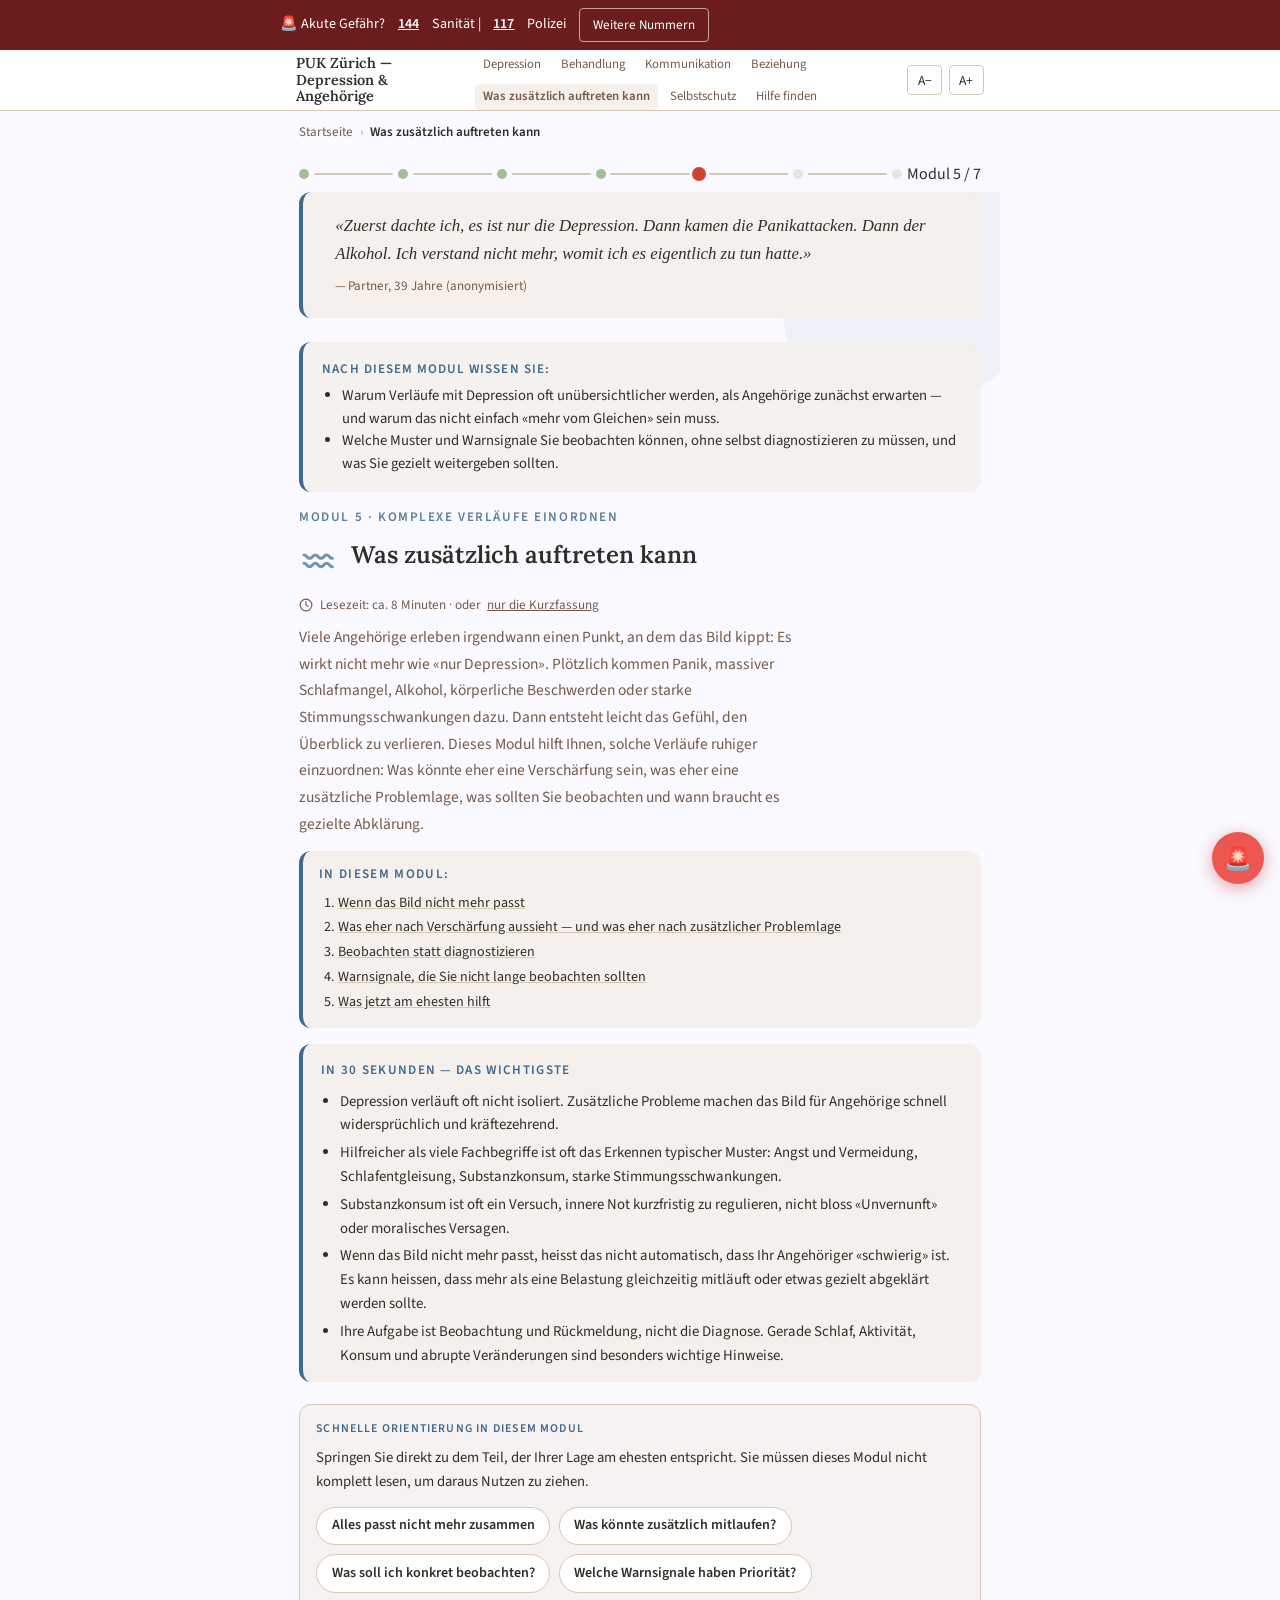
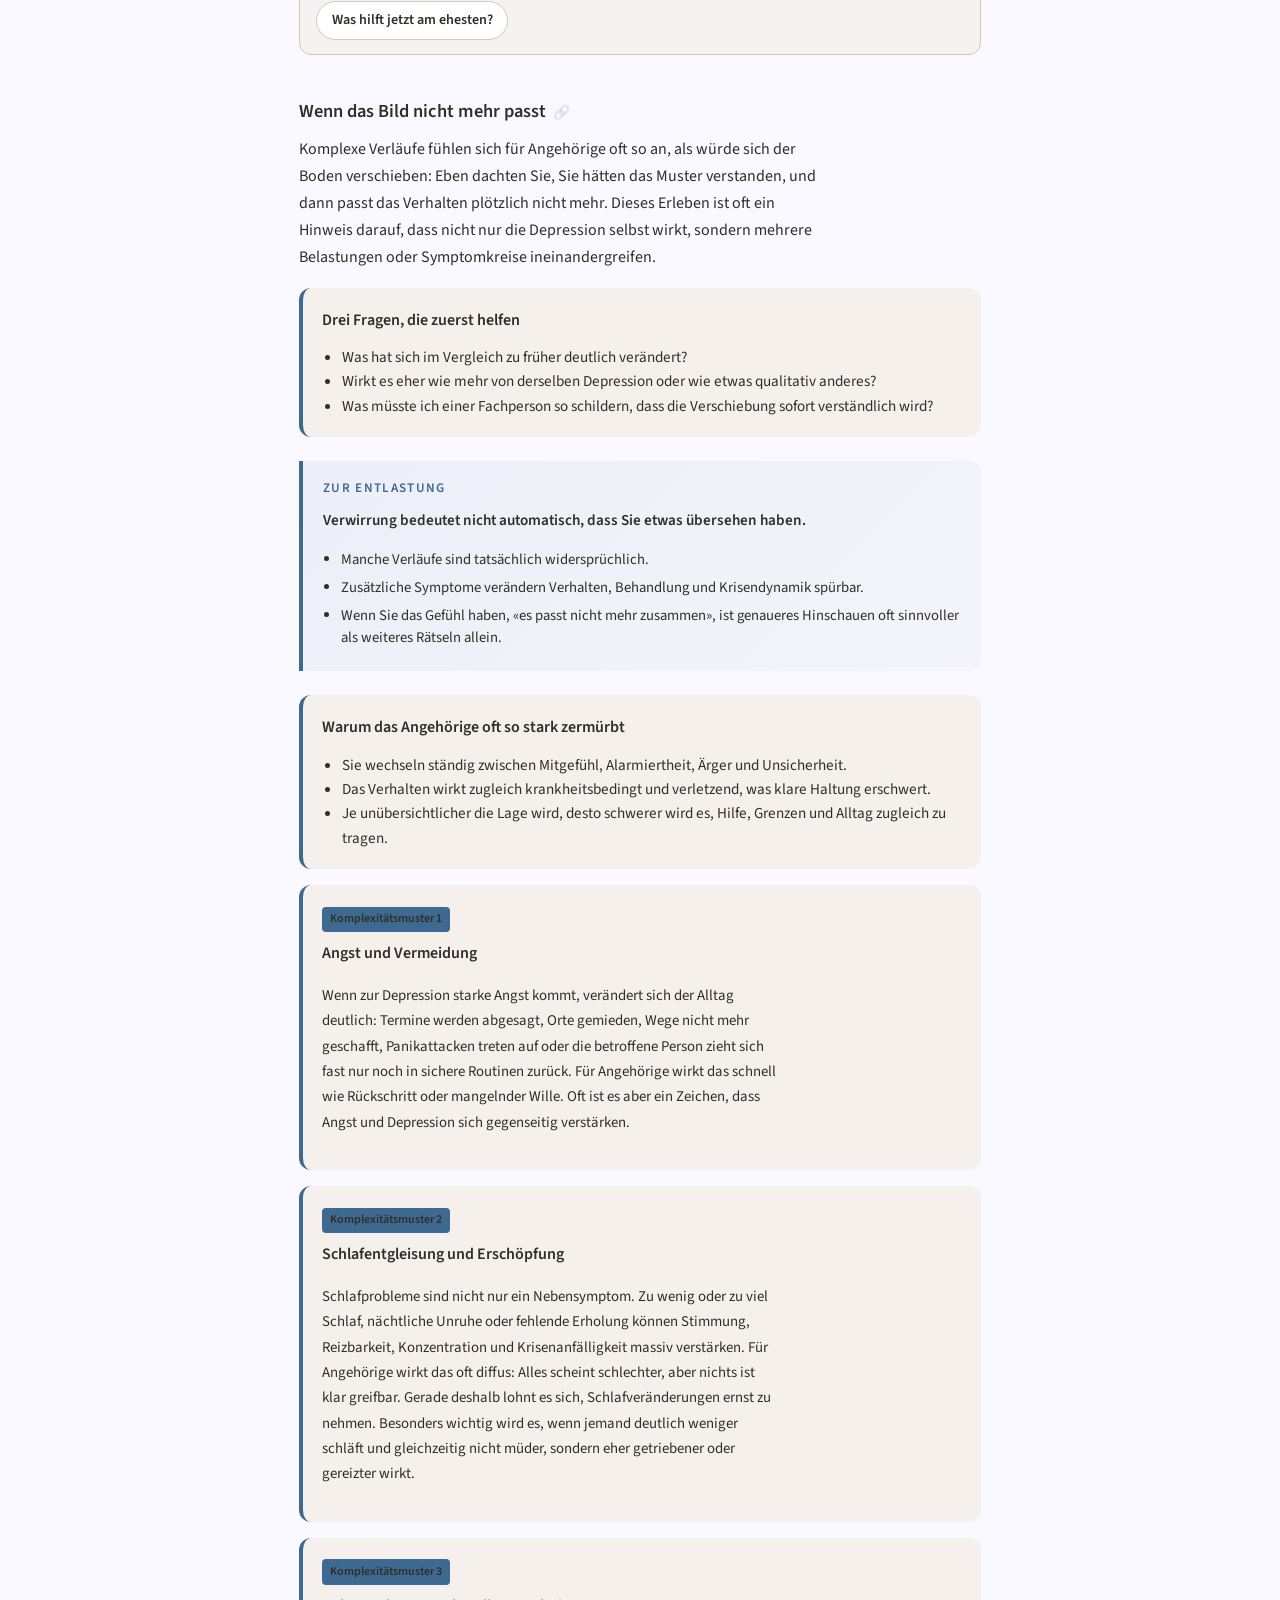
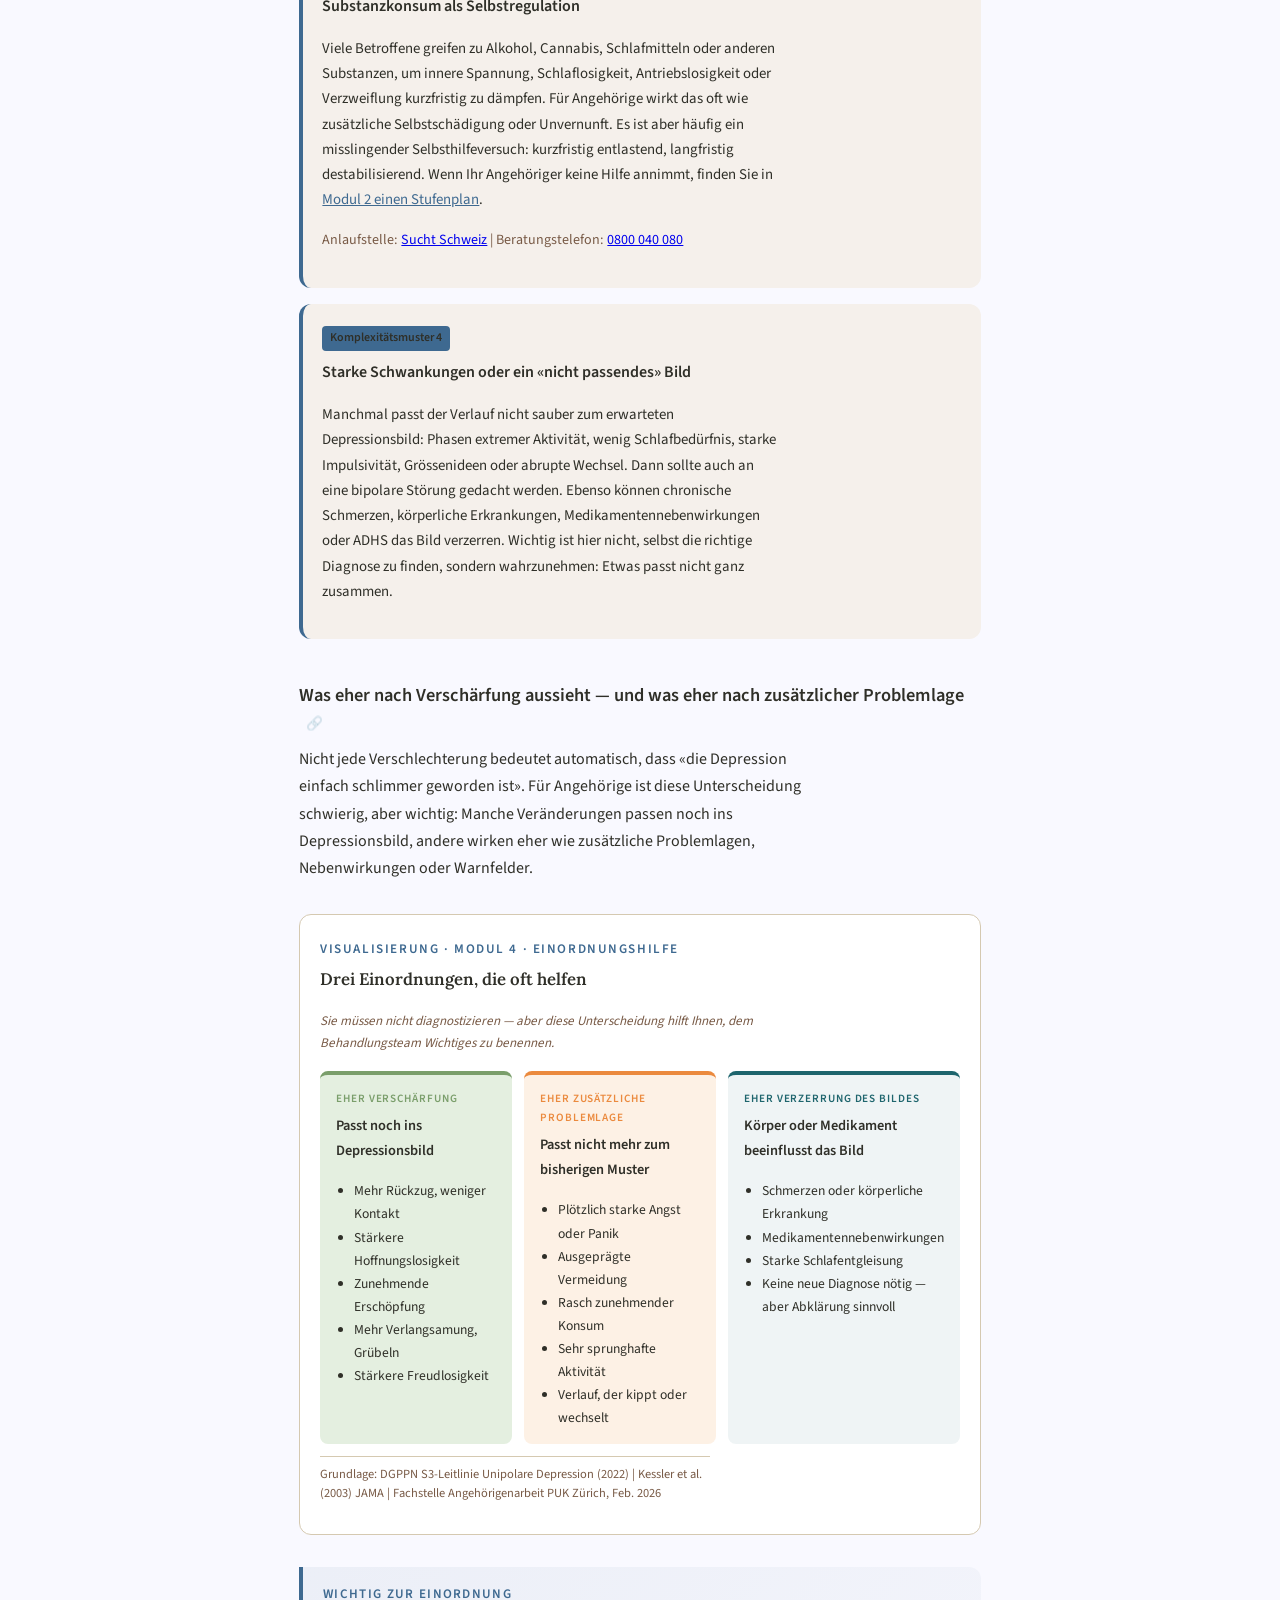
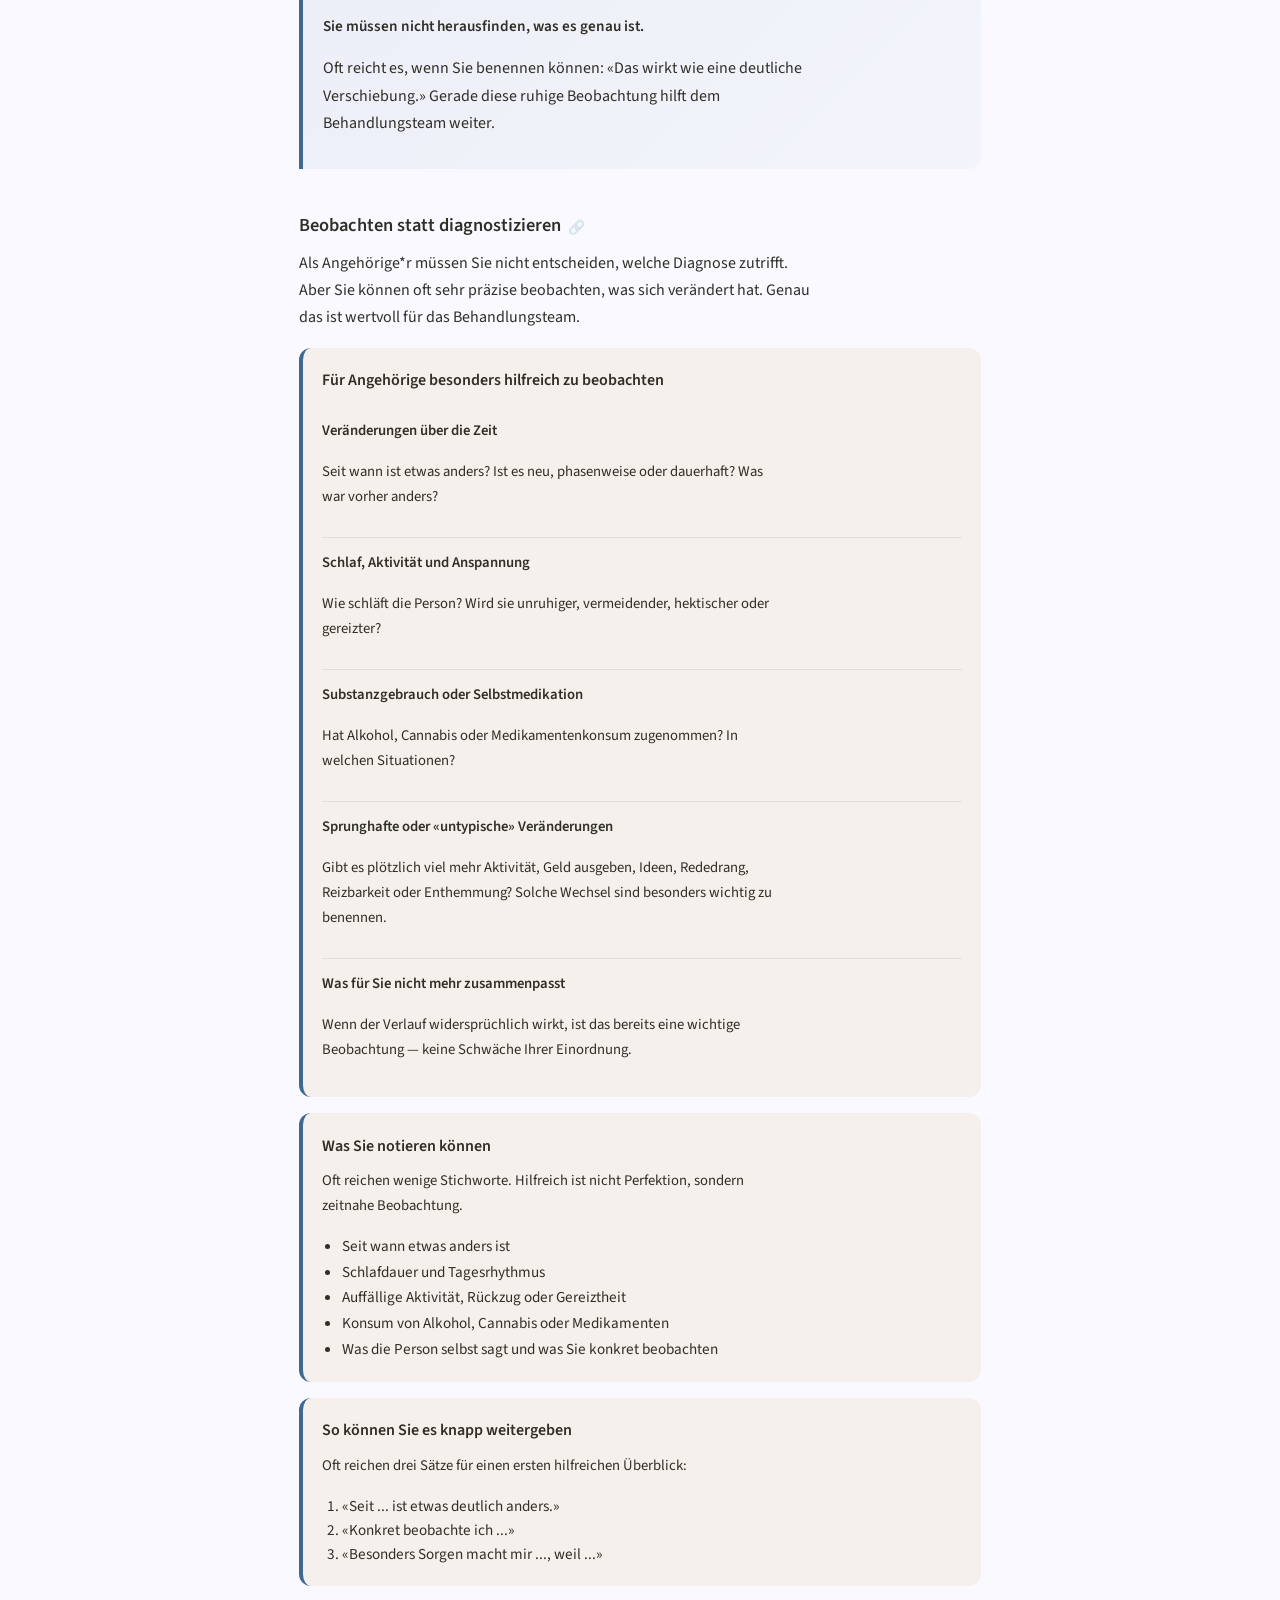
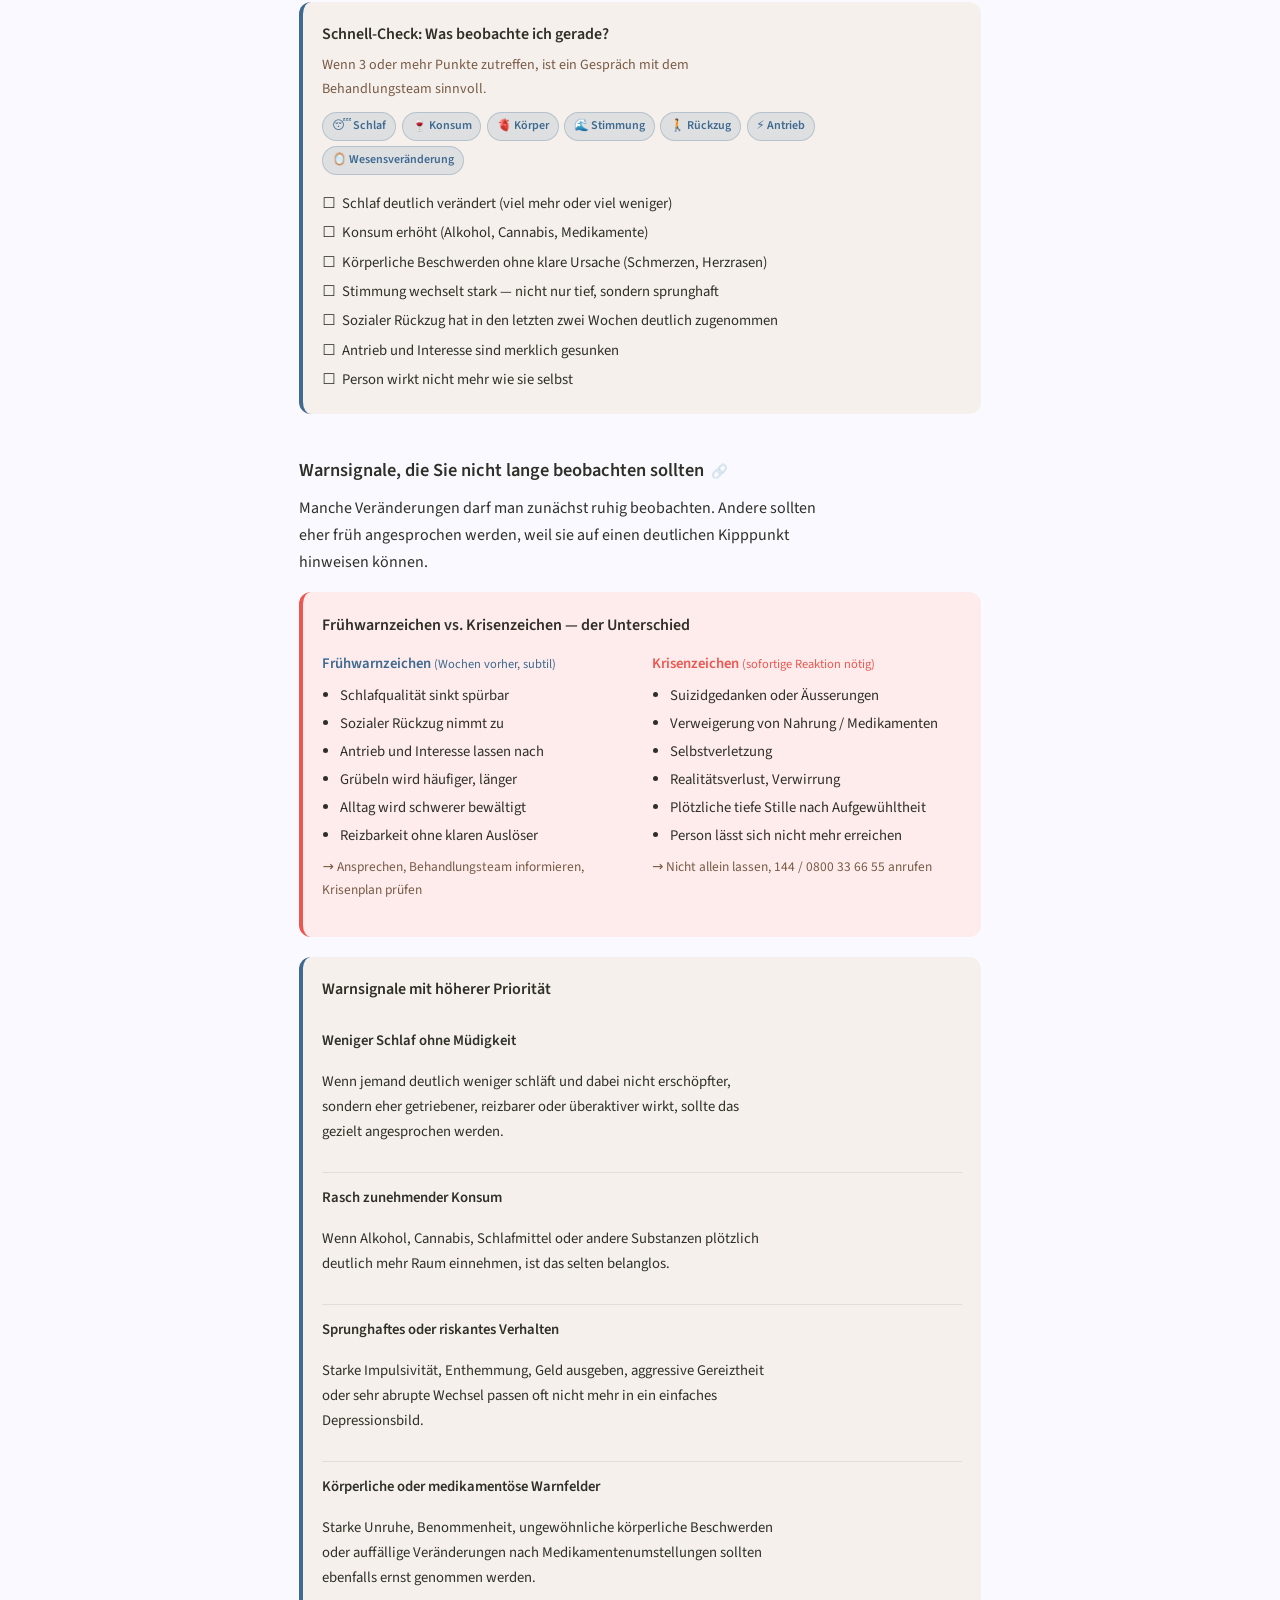
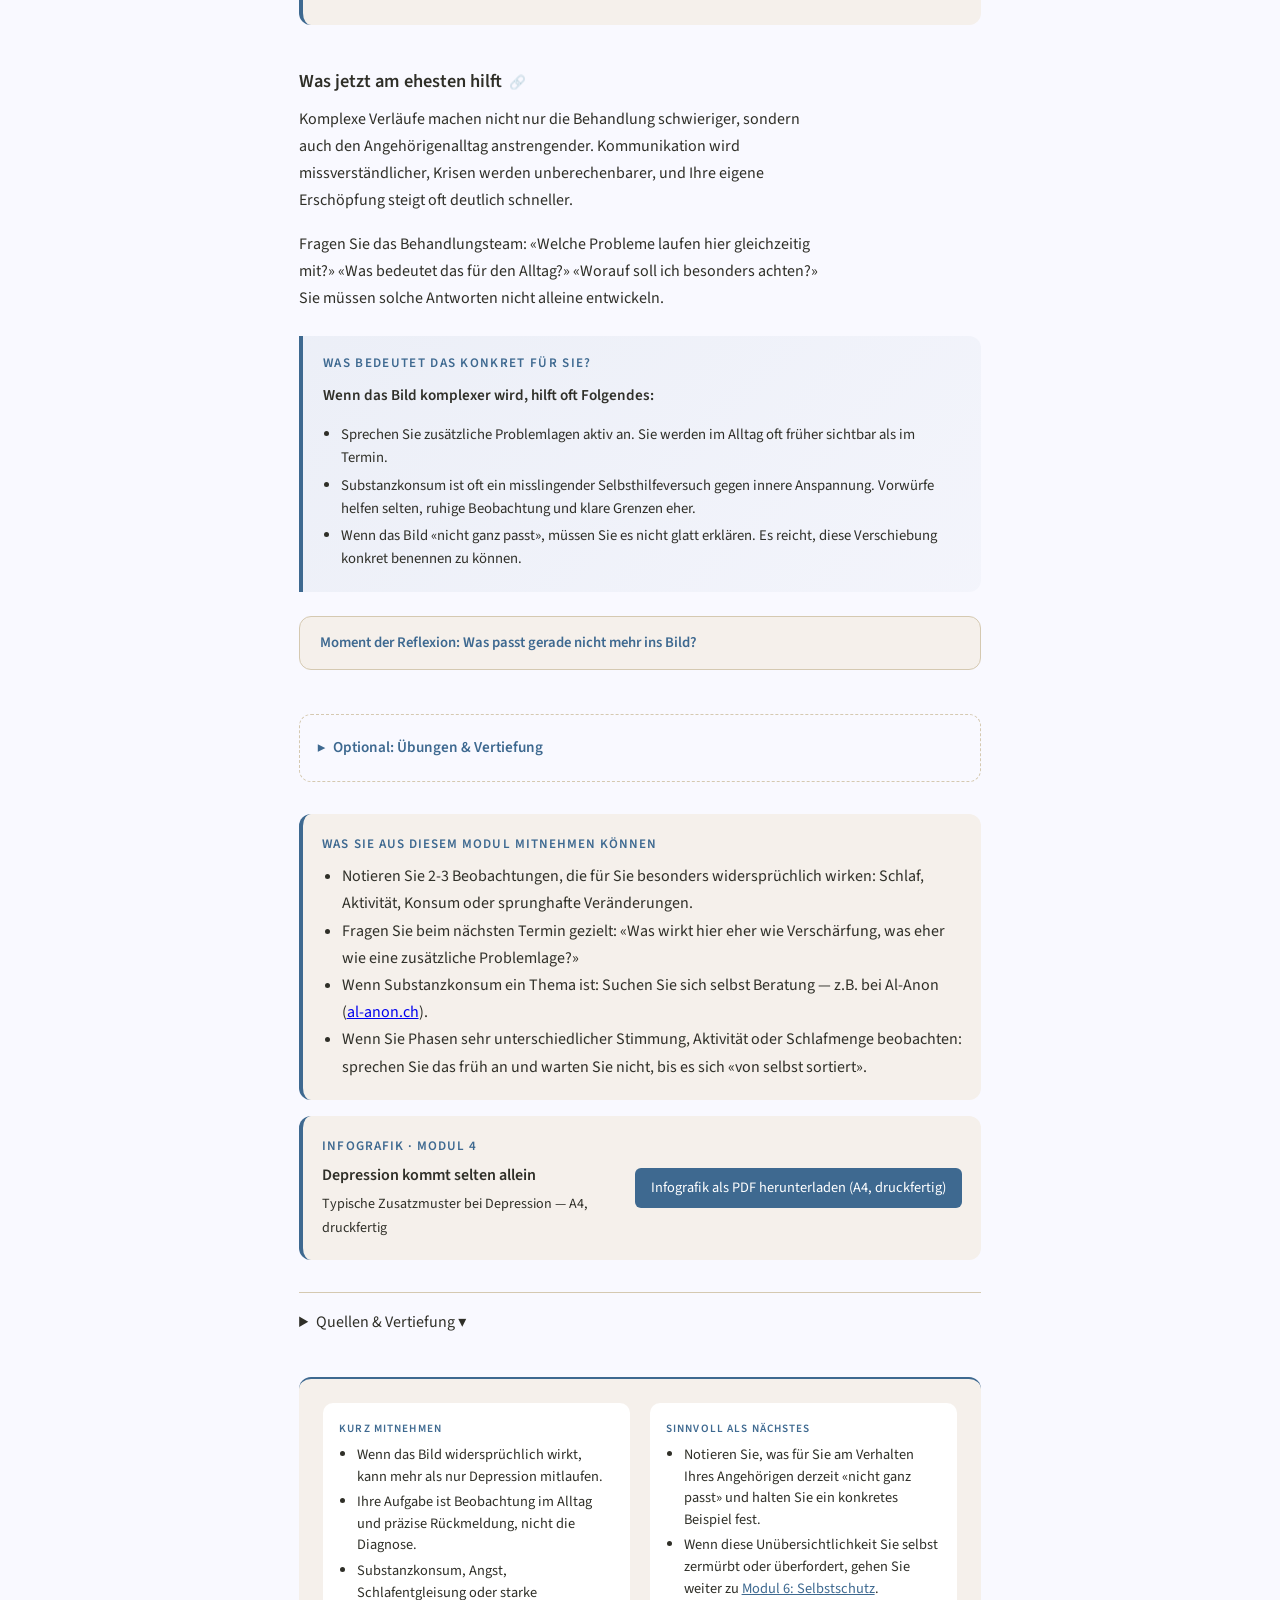
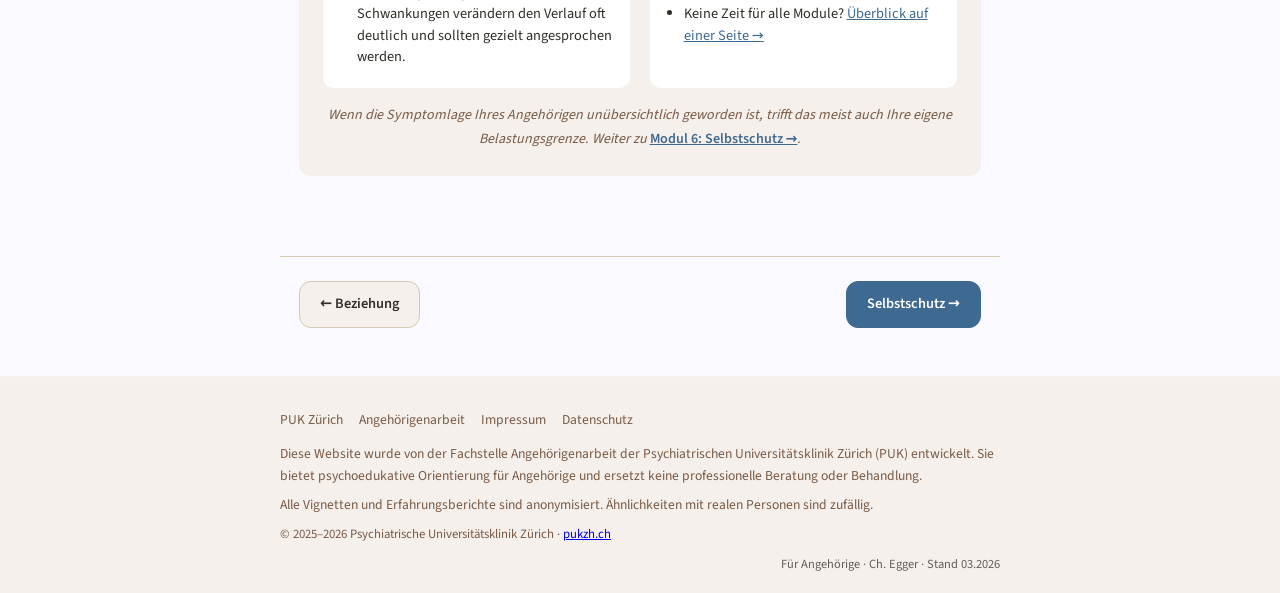
<file: m4.html>
<!DOCTYPE html>
<html lang="de">
<head>
    <meta charset="UTF-8">
    <meta name="viewport" content="width=device-width, initial-scale=1.0">
    <title>Was zusätzlich auftreten kann | PUK Zürich</title>
    <meta name="description" content="Wenn Depression unübersichtlich wird: Warnsignale, zusätzliche Problemlagen und was Angehörige beobachten und gezielt weitergeben können.">
    <meta property="og:title" content="Was zusätzlich auftreten kann | PUK Zürich">
    <link rel="canonical" href="https://puk-depression-angehoerige.netlify.app/m4.html">
    <meta property="og:url" content="https://puk-depression-angehoerige.netlify.app/m4.html">
    <meta property="og:image" content="https://puk-depression-angehoerige.netlify.app/og-image.png">
    <meta property="og:description" content="Wenn Depression unübersichtlich wird: Warnsignale, zusätzliche Problemlagen und was Angehörige beobachten und gezielt weitergeben können.">
    <meta property="og:site_name" content="PUK Zürich – Fachstelle Angehörigenarbeit">
    <meta property="og:locale" content="de_CH">
    <meta name="theme-color" content="#F9F9FF" media="(prefers-color-scheme: light)">
    <meta name="theme-color" content="#00293C" media="(prefers-color-scheme: dark)">
    <link rel="icon" href="data:image/svg+xml,<svg xmlns=%22http://www.w3.org/2000/svg%22 viewBox=%220 0 100 100%22><text y=%22.9em%22 font-size=%2290%22>🤝</text></svg>">
    <link rel="preload" as="font" href="fonts/lora-v37-latin-regular.woff2" crossorigin="anonymous">
    <link rel="preload" as="font" href="fonts/source-sans-3-v19-latin-regular.woff2" crossorigin="anonymous">
    <link rel="stylesheet" href="style.css">
    <style>
        @font-face { font-family:'Lora'; font-style:normal; font-weight:400; font-display:swap; src:url('fonts/lora-v37-latin-regular.woff2') format('woff2'); }
        @font-face { font-family:'Lora'; font-style:normal; font-weight:600; font-display:swap; src:url('fonts/lora-v37-latin-600.woff2') format('woff2'); }
        @font-face { font-family:'Source Sans 3'; font-style:normal; font-weight:400; font-display:swap; src:url('fonts/source-sans-3-v19-latin-regular.woff2') format('woff2'); }
        @font-face { font-family:'Source Sans 3'; font-style:normal; font-weight:600; font-display:swap; src:url('fonts/source-sans-3-v19-latin-600.woff2') format('woff2'); }
    </style>
</head>
<body>
<a href="#main-content" class="skip-link">Zum Inhalt springen</a>

<div class="notfall-banner" aria-label="Notfall-Informationen" role="region">
    <div class="notfall-banner-inner">
        <span>🚨 Akute Gefahr?</span>
        <a href="tel:144" style="color:#fff;font-weight:600;margin:0 .5rem;">144</a> Sanität |
        <a href="tel:117" style="color:#fff;font-weight:600;margin:0 .5rem;">117</a> Polizei
        <details class="notfall-details-wrap">
            <summary>Weitere Nummern</summary>
            <div class="notfall-extra">
                <p><strong>Ärztlicher Notfalldienst (24h):</strong></p>
                <p>Ärztefon — Ärztlicher Notfalldienst Kt. Zürich: <a href="tel:0800336655">0800 33 66 55</a></p>
                <p style="margin-top:.5rem;"><strong>Krisengespräch / emotionale Unterstützung:</strong></p>
                <p>Dargebotene Hand: <a href="tel:143">143</a> (24h, anonym, kostenlos)</p>
                <p style="margin-top:.5rem;"><strong>PUK Zürich — Anmeldung &amp; Beratung:</strong></p>
                <p>Kinder &amp; Jugendliche: <a href="tel:+41583846666">058 384 66 66</a></p>
                <p>Erwachsene (ab 18): <a href="tel:+41583842000">058 384 20 00</a></p>
                <p>Erwachsene (ab 65): <a href="tel:+41583844682">058 384 46 82</a></p>
                <p style="margin-top:.5rem;font-size:.82rem;color:rgba(255,255,255,.85);">Sie können einfach sagen: «Ich bin Angehörige*r und ich mache mir Sorgen um jemanden.» Mehr müssen Sie im ersten Moment nicht wissen.</p>
            </div>
        </details>
    </div>
</div>


<nav class="main-nav" aria-label="Hauptnavigation">
    <div class="nav-inner">
        <a href="index.html" class="nav-logo">PUK Zürich — Depression &amp; Angehörige</a>
        <ul class="nav-links" role="list">
            <li><a href="m1.html">Depression</a></li>
            <li><a href="m1b.html">Behandlung</a></li>
            <li><a href="m2.html">Kommunikation</a></li>
            <li><a href="m3.html">Beziehung</a></li>
            <li><span class="nav-current" aria-current="page" title="Was zusätzlich auftreten kann">Was zusätzlich auftreten kann</span></li>
            <li><a href="m5.html">Selbstschutz</a></li>
            <li><a href="m6.html">Hilfe finden</a></li>

        </ul>
        <div class="nav-controls" style="display:flex;gap:.4rem;align-items:center;">
            <button class="font-toggle" id="font-smaller" aria-label="Schrift kleiner" title="Schrift kleiner">A−</button>
            <button class="font-toggle" id="font-larger" aria-label="Schrift grösser" title="Schrift grösser">A+</button>
        </div>
        <button class="hamburger" id="hamburger-btn" aria-label="Navigation öffnen" aria-expanded="false" aria-controls="mobile-menu">
            <span></span><span></span><span></span>
        </button>
    </div>
    <div class="mobile-menu" id="mobile-menu" aria-hidden="true">
        <ul role="list">
            <li><a href="index.html">Startseite</a></li>
            <li><a href="m1.html">Was ist Depression?</a></li><li><a href="m1b.html">Behandlung</a></li><li><a href="m2.html">Kommunikation</a></li><li><a href="m3.html">Beziehung</a></li><li><a href="m4.html" aria-current="page">Was zusätzlich auftreten kann</a></li><li><a href="m5.html">Selbstschutz</a></li><li><a href="m6.html">Hilfe finden</a></li>
        </ul>
    </div>
</nav>
<nav class="breadcrumb" aria-label="Breadcrumb">
    <a href="index.html">Startseite</a>
    <span class="breadcrumb-sep" aria-hidden="true">›</span>
    <span class="breadcrumb-current" aria-current="page">Was zusätzlich auftreten kann</span>
</nav>
<div class="module-progress" aria-label="Fortschritt: Modul 5 von 7">
    <span class="module-progress-dot done" aria-hidden="true"></span><span class="module-progress-line" aria-hidden="true"></span><span class="module-progress-dot done" aria-hidden="true"></span><span class="module-progress-line" aria-hidden="true"></span><span class="module-progress-dot done" aria-hidden="true"></span><span class="module-progress-line" aria-hidden="true"></span><span class="module-progress-dot done" aria-hidden="true"></span><span class="module-progress-line" aria-hidden="true"></span><span class="module-progress-dot active" aria-hidden="true"></span><span class="module-progress-line" aria-hidden="true"></span><span class="module-progress-dot " aria-hidden="true"></span><span class="module-progress-line" aria-hidden="true"></span><span class="module-progress-dot " aria-hidden="true"></span>
    <span class="module-progress-label">Modul 5 / 7</span>
</div>
<main>
<section id="main-content" class="module blob-bg blob-bg--top-right blob-bg--m4" style="--module-color:var(--m4);">

    <div class="vignette">
        <p class="vignette-text">«Zuerst dachte ich, es ist nur die Depression. Dann kamen die Panikattacken. Dann der Alkohol. Ich verstand nicht mehr, womit ich es eigentlich zu tun hatte.»</p>
        <p class="vignette-source">— Partner, 39 Jahre (anonymisiert)</p>
    </div>

    <div class="card module-lead-card" style="--module-color:var(--m4);">
        <p class="section-label" style="margin-bottom:.3rem;">Nach diesem Modul wissen Sie:</p>
        <ul style="margin:0;padding-left:1.2rem;">
            <li>Warum Verläufe mit Depression oft unübersichtlicher werden, als Angehörige zunächst erwarten — und warum das nicht einfach «mehr vom Gleichen» sein muss.</li>
            <li>Welche Muster und Warnsignale Sie beobachten können, ohne selbst diagnostizieren zu müssen, und was Sie gezielt weitergeben sollten.</li>
        </ul>
    </div>

    <div class="module-header">
        <span class="eyebrow">Modul 5 · Komplexe Verläufe einordnen</span>
        <div class="module-icon-header">
            <span class="icon icon-xl" aria-hidden="true"><svg><use href="icons.svg#icon-waves"/></svg></span>
            <h1 class="module-title">Was zusätzlich auftreten kann</h1>
        </div>
        <p class="reading-time"><svg width="14" height="14" viewBox="0 0 24 24" fill="none" stroke="currentColor" stroke-width="2" stroke-linecap="round" stroke-linejoin="round"><circle cx="12" cy="12" r="10"/><polyline points="12 6 12 12 16 14"/></svg> Lesezeit: ca. 8 Minuten · oder <a href="#kurzfassung" style="color:inherit;text-decoration:underline;">nur die Kurzfassung</a></p>
        <p class="module-intro">Viele Angehörige erleben irgendwann einen Punkt, an dem das Bild kippt: Es wirkt nicht mehr wie «nur Depression». Plötzlich kommen Panik, massiver Schlafmangel, Alkohol, körperliche Beschwerden oder starke Stimmungsschwankungen dazu. Dann entsteht leicht das Gefühl, den Überblick zu verlieren. Dieses Modul hilft Ihnen, solche Verläufe ruhiger einzuordnen: Was könnte eher eine Verschärfung sein, was eher eine zusätzliche Problemlage, was sollten Sie beobachten und wann braucht es gezielte Abklärung.</p>
        <!-- Kurzfassung M4 -->
        
<nav class="module-toc module-toc--compact" aria-label="Inhalt dieses Moduls">
    <p class="module-toc-title">In diesem Modul:</p>
    <ol>
        <li><a href="#m4-1">Wenn das Bild nicht mehr passt</a></li>
        <li><a href="#m4-2">Was eher nach Verschärfung aussieht — und was eher nach zusätzlicher Problemlage</a></li>
        <li><a href="#m4-3">Beobachten statt diagnostizieren</a></li>
        <li><a href="#m4-4">Warnsignale, die Sie nicht lange beobachten sollten</a></li>
        <li><a href="#m4-5">Was jetzt am ehesten hilft</a></li>
    </ol>
</nav>
<div class="kurzfassung kurzfassung--compact" id="kurzfassung">
            <p class="kurzfassung-label">In 30 Sekunden — das Wichtigste</p>
            <ul>
                <li>Depression verläuft oft nicht isoliert. Zusätzliche Probleme machen das Bild für Angehörige schnell widersprüchlich und kräftezehrend.</li>
                <li>Hilfreicher als viele Fachbegriffe ist oft das Erkennen typischer Muster: Angst und Vermeidung, Schlafentgleisung, Substanzkonsum, starke Stimmungsschwankungen.</li>
                <li>Substanzkonsum ist oft ein Versuch, innere Not kurzfristig zu regulieren, nicht bloss «Unvernunft» oder moralisches Versagen.</li>
                <li>Wenn das Bild nicht mehr passt, heisst das nicht automatisch, dass Ihr Angehöriger «schwierig» ist. Es kann heissen, dass mehr als eine Belastung gleichzeitig mitläuft oder etwas gezielt abgeklärt werden sollte.</li>
                <li>Ihre Aufgabe ist Beobachtung und Rückmeldung, nicht die Diagnose. Gerade Schlaf, Aktivität, Konsum und abrupte Veränderungen sind besonders wichtige Hinweise.</li>
            </ul>
        </div>

        <nav class="quick-choice quick-choice--compact" aria-label="Schnelle Orientierung in diesem Modul">
            <p class="quick-choice-title">Schnelle Orientierung in diesem Modul</p>
            <p class="quick-choice-intro">Springen Sie direkt zu dem Teil, der Ihrer Lage am ehesten entspricht. Sie müssen dieses Modul nicht komplett lesen, um daraus Nutzen zu ziehen.</p>
            <div class="quick-choice-links">
                <a href="#m4-1" class="quick-choice-link">Alles passt nicht mehr zusammen</a>
                <a href="#m4-2" class="quick-choice-link">Was könnte zusätzlich mitlaufen?</a>
                <a href="#m4-3" class="quick-choice-link">Was soll ich konkret beobachten?</a>
                <a href="#m4-4" class="quick-choice-link">Welche Warnsignale haben Priorität?</a>
                <a href="#m4-5" class="quick-choice-link">Was hilft jetzt am ehesten?</a>
            </div>
        </nav>

    </div>

    <div class="module-section">
        <h3 id="m4-1">Wenn das Bild nicht mehr passt</h3>

        <p>Komplexe Verläufe fühlen sich für Angehörige oft so an, als würde sich der Boden verschieben: Eben dachten Sie, Sie hätten das Muster verstanden, und dann passt das Verhalten plötzlich nicht mehr. Dieses Erleben ist oft ein Hinweis darauf, dass nicht nur die Depression selbst wirkt, sondern mehrere Belastungen oder Symptomkreise ineinandergreifen.</p>

        <div class="card" style="--module-color:var(--m4);">
            <strong>Drei Fragen, die zuerst helfen</strong>
            <ul style="margin:.7rem 0 0;padding-left:1.2rem;font-size:.95rem;line-height:1.6;">
                <li>Was hat sich im Vergleich zu früher deutlich verändert?</li>
                <li>Wirkt es eher wie mehr von derselben Depression oder wie etwas qualitativ anderes?</li>
                <li>Was müsste ich einer Fachperson so schildern, dass die Verschiebung sofort verständlich wird?</li>
            </ul>
        </div>

        <div class="transfer-box" style="--module-color:var(--m4);">
            <span class="transfer-box-label">Zur Entlastung</span>
            <p class="transfer-box-title">Verwirrung bedeutet nicht automatisch, dass Sie etwas übersehen haben.</p>
            <ul>
                <li>Manche Verläufe sind tatsächlich widersprüchlich.</li>
                <li>Zusätzliche Symptome verändern Verhalten, Behandlung und Krisendynamik spürbar.</li>
                <li>Wenn Sie das Gefühl haben, «es passt nicht mehr zusammen», ist genaueres Hinschauen oft sinnvoller als weiteres Rätseln allein.</li>
            </ul>
        </div>

        <div class="card" style="--module-color:var(--m4);">
            <strong>Warum das Angehörige oft so stark zermürbt</strong>
            <ul style="margin:.7rem 0 0;padding-left:1.2rem;font-size:.95rem;line-height:1.6;">
                <li>Sie wechseln ständig zwischen Mitgefühl, Alarmiertheit, Ärger und Unsicherheit.</li>
                <li>Das Verhalten wirkt zugleich krankheitsbedingt und verletzend, was klare Haltung erschwert.</li>
                <li>Je unübersichtlicher die Lage wird, desto schwerer wird es, Hilfe, Grenzen und Alltag zugleich zu tragen.</li>
            </ul>
        </div>

        <div class="komorbid-card" style="--module-color:var(--m4);">
            <span class="komorbid-badge">Komplexitätsmuster 1</span>
            <p class="komorbid-title">Angst und Vermeidung</p>
            <p style="font-size:.93rem;">Wenn zur Depression starke Angst kommt, verändert sich der Alltag deutlich: Termine werden abgesagt, Orte gemieden, Wege nicht mehr geschafft, Panikattacken treten auf oder die betroffene Person zieht sich fast nur noch in sichere Routinen zurück. Für Angehörige wirkt das schnell wie Rückschritt oder mangelnder Wille. Oft ist es aber ein Zeichen, dass Angst und Depression sich gegenseitig verstärken.</p>
        </div>

        <div class="komorbid-card" style="--module-color:var(--m4);">
            <span class="komorbid-badge">Komplexitätsmuster 2</span>
            <p class="komorbid-title">Schlafentgleisung und Erschöpfung</p>
            <p style="font-size:.93rem;">Schlafprobleme sind nicht nur ein Nebensymptom. Zu wenig oder zu viel Schlaf, nächtliche Unruhe oder fehlende Erholung können Stimmung, Reizbarkeit, Konzentration und Krisenanfälligkeit massiv verstärken. Für Angehörige wirkt das oft diffus: Alles scheint schlechter, aber nichts ist klar greifbar. Gerade deshalb lohnt es sich, Schlafveränderungen ernst zu nehmen. Besonders wichtig wird es, wenn jemand deutlich weniger schläft und gleichzeitig nicht müder, sondern eher getriebener oder gereizter wirkt.</p>
        </div>

        <div class="komorbid-card" style="--module-color:var(--m4);">
            <span class="komorbid-badge">Komplexitätsmuster 3</span>
            <p class="komorbid-title">Substanzkonsum als Selbstregulation</p>
            <p style="font-size:.93rem;">Viele Betroffene greifen zu Alkohol, Cannabis, Schlafmitteln oder anderen Substanzen, um innere Spannung, Schlaflosigkeit, Antriebslosigkeit oder Verzweiflung kurzfristig zu dämpfen. Für Angehörige wirkt das oft wie zusätzliche Selbstschädigung oder Unvernunft. Es ist aber häufig ein misslingender Selbsthilfeversuch: kurzfristig entlastend, langfristig destabilisierend. Wenn Ihr Angehöriger keine Hilfe annimmt, finden Sie in <a href="m1b.html#m1b-5" style="color:var(--m4);">Modul 2 einen Stufenplan</a>.</p>
            <p style="font-size:.88rem;color:var(--muted);margin-top:.5rem;">Anlaufstelle: <a href="https://www.sucht-schweiz.ch" target="_blank" rel="noopener">Sucht Schweiz</a> | Beratungstelefon: <a href="tel:0800040080">0800 040 080</a></p>
        </div>

        <div class="komorbid-card" style="--module-color:var(--m4);">
            <span class="komorbid-badge">Komplexitätsmuster 4</span>
            <p class="komorbid-title">Starke Schwankungen oder ein «nicht passendes» Bild</p>
            <p style="font-size:.93rem;">Manchmal passt der Verlauf nicht sauber zum erwarteten Depressionsbild: Phasen extremer Aktivität, wenig Schlafbedürfnis, starke Impulsivität, Grössenideen oder abrupte Wechsel. Dann sollte auch an eine bipolare Störung gedacht werden. Ebenso können chronische Schmerzen, körperliche Erkrankungen, Medikamentennebenwirkungen oder ADHS das Bild verzerren. Wichtig ist hier nicht, selbst die richtige Diagnose zu finden, sondern wahrzunehmen: Etwas passt nicht ganz zusammen.</p>
        </div>
    </div>

    <div class="module-section">
        <h3 id="m4-2">Was eher nach Verschärfung aussieht — und was eher nach zusätzlicher Problemlage</h3>
        <p>Nicht jede Verschlechterung bedeutet automatisch, dass «die Depression einfach schlimmer geworden ist». Für Angehörige ist diese Unterscheidung schwierig, aber wichtig: Manche Veränderungen passen noch ins Depressionsbild, andere wirken eher wie zusätzliche Problemlagen, Nebenwirkungen oder Warnfelder.</p>

        <div class="infografik-container" style="--module-color:var(--m4);">
            <span class="infografik-label">Visualisierung · Modul 4 · Einordnungshilfe</span>
            <p class="infografik-title">Drei Einordnungen, die oft helfen</p>
            <p class="infografik-subtitle">Sie müssen nicht diagnostizieren — aber diese Unterscheidung hilft Ihnen, dem Behandlungsteam Wichtiges zu benennen.</p>
            <div class="drei-felder">
                <div class="drei-felder-col drei-felder-col--gruen">
                    <span class="drei-felder-label">Eher Verschärfung</span>
                    <p class="drei-felder-title">Passt noch ins Depressionsbild</p>
                    <ul class="drei-felder-list">
                        <li>Mehr Rückzug, weniger Kontakt</li>
                        <li>Stärkere Hoffnungslosigkeit</li>
                        <li>Zunehmende Erschöpfung</li>
                        <li>Mehr Verlangsamung, Grübeln</li>
                        <li>Stärkere Freudlosigkeit</li>
                    </ul>
                </div>
                <div class="drei-felder-col drei-felder-col--orange">
                    <span class="drei-felder-label">Eher zusätzliche Problemlage</span>
                    <p class="drei-felder-title">Passt nicht mehr zum bisherigen Muster</p>
                    <ul class="drei-felder-list">
                        <li>Plötzlich starke Angst oder Panik</li>
                        <li>Ausgeprägte Vermeidung</li>
                        <li>Rasch zunehmender Konsum</li>
                        <li>Sehr sprunghafte Aktivität</li>
                        <li>Verlauf, der kippt oder wechselt</li>
                    </ul>
                </div>
                <div class="drei-felder-col drei-felder-col--blau">
                    <span class="drei-felder-label">Eher Verzerrung des Bildes</span>
                    <p class="drei-felder-title">Körper oder Medikament beeinflusst das Bild</p>
                    <ul class="drei-felder-list">
                        <li>Schmerzen oder körperliche Erkrankung</li>
                        <li>Medikamentennebenwirkungen</li>
                        <li>Starke Schlafentgleisung</li>
                        <li>Keine neue Diagnose nötig —<br>aber Abklärung sinnvoll</li>
                    </ul>
                </div>
            </div>
            <p class="infografik-footer">Grundlage: DGPPN S3-Leitlinie Unipolare Depression (2022) | Kessler et al. (2003) JAMA | Fachstelle Angehörigenarbeit PUK Zürich, Feb. 2026</p>
        </div>

        <div class="transfer-box" style="--module-color:var(--m4);">
            <span class="transfer-box-label">Wichtig zur Einordnung</span>
            <p class="transfer-box-title">Sie müssen nicht herausfinden, was es genau ist.</p>
            <p>Oft reicht es, wenn Sie benennen können: «Das wirkt wie eine deutliche Verschiebung.» Gerade diese ruhige Beobachtung hilft dem Behandlungsteam weiter.</p>
        </div>
    </div>

    <div class="module-section">
        <h3 id="m4-3">Beobachten statt diagnostizieren</h3>
        <p>Als Angehörige*r müssen Sie nicht entscheiden, welche Diagnose zutrifft. Aber Sie können oft sehr präzise beobachten, was sich verändert hat. Genau das ist wertvoll für das Behandlungsteam.</p>

        <div class="card" style="--module-color:var(--m4);">
            <strong>Für Angehörige besonders hilfreich zu beobachten</strong>
            <div style="margin-top:.75rem;font-size:.92rem;">
                <div class="card-item">
                    <p class="card-item-title">Veränderungen über die Zeit</p>
                    <p>Seit wann ist etwas anders? Ist es neu, phasenweise oder dauerhaft? Was war vorher anders?</p>
                </div>
                <div class="card-item">
                    <p class="card-item-title">Schlaf, Aktivität und Anspannung</p>
                    <p>Wie schläft die Person? Wird sie unruhiger, vermeidender, hektischer oder gereizter?</p>
                </div>
                <div class="card-item">
                    <p class="card-item-title">Substanzgebrauch oder Selbstmedikation</p>
                    <p>Hat Alkohol, Cannabis oder Medikamentenkonsum zugenommen? In welchen Situationen?</p>
                </div>
                <div class="card-item">
                    <p class="card-item-title">Sprunghafte oder «untypische» Veränderungen</p>
                    <p>Gibt es plötzlich viel mehr Aktivität, Geld ausgeben, Ideen, Rededrang, Reizbarkeit oder Enthemmung? Solche Wechsel sind besonders wichtig zu benennen.</p>
                </div>
                <div class="card-item">
                    <p class="card-item-title">Was für Sie nicht mehr zusammenpasst</p>
                    <p>Wenn der Verlauf widersprüchlich wirkt, ist das bereits eine wichtige Beobachtung — keine Schwäche Ihrer Einordnung.</p>
                </div>
            </div>
        </div>

        <div class="card" style="--module-color:var(--m4);">
            <strong>Was Sie notieren können</strong>
            <p style="font-size:.92rem;margin-top:.5rem;color:var(--text-muted);">Oft reichen wenige Stichworte. Hilfreich ist nicht Perfektion, sondern zeitnahe Beobachtung.</p>
            <ul style="padding-left:1.2rem;font-size:.95rem;margin-top:.75rem;">
                <li>Seit wann etwas anders ist</li>
                <li>Schlafdauer und Tagesrhythmus</li>
                <li>Auffällige Aktivität, Rückzug oder Gereiztheit</li>
                <li>Konsum von Alkohol, Cannabis oder Medikamenten</li>
                <li>Was die Person selbst sagt und was Sie konkret beobachten</li>
            </ul>
        </div>

        <div class="card" style="--module-color:var(--m4);">
            <strong>So können Sie es knapp weitergeben</strong>
            <p style="font-size:.92rem;margin-top:.5rem;color:var(--text-muted);">Oft reichen drei Sätze für einen ersten hilfreichen Überblick:</p>
            <ol style="padding-left:1.2rem;font-size:.95rem;margin-top:.75rem;line-height:1.6;">
                <li>«Seit ... ist etwas deutlich anders.»</li>
                <li>«Konkret beobachte ich ...»</li>
                <li>«Besonders Sorgen macht mir ..., weil ...»</li>
            </ol>
        </div>

        <div class="card" style="--module-color:var(--m4);">
            <strong>Schnell-Check: Was beobachte ich gerade?</strong>
            <p style="font-size:.88rem;color:var(--muted);margin:.4rem 0 .6rem;">Wenn 3 oder mehr Punkte zutreffen, ist ein Gespräch mit dem Behandlungsteam sinnvoll.</p>
            <div style="display:flex;flex-wrap:wrap;gap:.35rem;margin-bottom:.85rem;">
              <span style="font-size:.75rem;font-weight:700;padding:.2rem .55rem;border-radius:20px;background:rgba(62,105,144,.12);color:var(--m4);border:1px solid rgba(62,105,144,.25);">😴 Schlaf</span>
              <span style="font-size:.75rem;font-weight:700;padding:.2rem .55rem;border-radius:20px;background:rgba(62,105,144,.12);color:var(--m4);border:1px solid rgba(62,105,144,.25);">🍷 Konsum</span>
              <span style="font-size:.75rem;font-weight:700;padding:.2rem .55rem;border-radius:20px;background:rgba(62,105,144,.12);color:var(--m4);border:1px solid rgba(62,105,144,.25);">🫀 Körper</span>
              <span style="font-size:.75rem;font-weight:700;padding:.2rem .55rem;border-radius:20px;background:rgba(62,105,144,.12);color:var(--m4);border:1px solid rgba(62,105,144,.25);">🌊 Stimmung</span>
              <span style="font-size:.75rem;font-weight:700;padding:.2rem .55rem;border-radius:20px;background:rgba(62,105,144,.12);color:var(--m4);border:1px solid rgba(62,105,144,.25);">🚶 Rückzug</span>
              <span style="font-size:.75rem;font-weight:700;padding:.2rem .55rem;border-radius:20px;background:rgba(62,105,144,.12);color:var(--m4);border:1px solid rgba(62,105,144,.25);">⚡ Antrieb</span>
              <span style="font-size:.75rem;font-weight:700;padding:.2rem .55rem;border-radius:20px;background:rgba(62,105,144,.12);color:var(--m4);border:1px solid rgba(62,105,144,.25);">🪞 Wesensveränderung</span>
            </div>
            <ul style="list-style:none;padding:0;font-size:.92rem;line-height:2;">
                <li>☐ &nbsp;Schlaf deutlich verändert (viel mehr oder viel weniger)</li>
                <li>☐ &nbsp;Konsum erhöht (Alkohol, Cannabis, Medikamente)</li>
                <li>☐ &nbsp;Körperliche Beschwerden ohne klare Ursache (Schmerzen, Herzrasen)</li>
                <li>☐ &nbsp;Stimmung wechselt stark — nicht nur tief, sondern sprunghaft</li>
                <li>☐ &nbsp;Sozialer Rückzug hat in den letzten zwei Wochen deutlich zugenommen</li>
                <li>☐ &nbsp;Antrieb und Interesse sind merklich gesunken</li>
                <li>☐ &nbsp;Person wirkt nicht mehr wie sie selbst</li>
            </ul>
        </div>
    </div>

    <div class="module-section">
        <h3 id="m4-4">Warnsignale, die Sie nicht lange beobachten sollten</h3>
        <p>Manche Veränderungen darf man zunächst ruhig beobachten. Andere sollten eher früh angesprochen werden, weil sie auf einen deutlichen Kipppunkt hinweisen können.</p>

        <div class="card card--warning" style="--module-color:var(--m4);margin-bottom:1.25rem;">
            <strong>Frühwarnzeichen vs. Krisenzeichen — der Unterschied</strong>
            <div class="grid-2col" style="margin-top:.75rem;font-size:.92rem;gap:.75rem 1.25rem;">
                <div>
                    <p style="font-weight:700;margin-bottom:.4rem;color:var(--m4);">Frühwarnzeichen <span style="font-weight:400;font-size:.85em;">(Wochen vorher, subtil)</span></p>
                    <ul style="line-height:1.9;padding-left:1.1rem;">
                        <li>Schlafqualität sinkt spürbar</li>
                        <li>Sozialer Rückzug nimmt zu</li>
                        <li>Antrieb und Interesse lassen nach</li>
                        <li>Grübeln wird häufiger, länger</li>
                        <li>Alltag wird schwerer bewältigt</li>
                        <li>Reizbarkeit ohne klaren Auslöser</li>
                    </ul>
                    <p style="font-size:.84rem;color:var(--muted);margin-top:.4rem;">→ Ansprechen, Behandlungsteam informieren, Krisenplan prüfen</p>
                </div>
                <div>
                    <p style="font-weight:700;margin-bottom:.4rem;color:var(--danger);">Krisenzeichen <span style="font-weight:400;font-size:.85em;">(sofortige Reaktion nötig)</span></p>
                    <ul style="line-height:1.9;padding-left:1.1rem;">
                        <li>Suizidgedanken oder Äusserungen</li>
                        <li>Verweigerung von Nahrung / Medikamenten</li>
                        <li>Selbstverletzung</li>
                        <li>Realitätsverlust, Verwirrung</li>
                        <li>Plötzliche tiefe Stille nach Aufgewühltheit</li>
                        <li>Person lässt sich nicht mehr erreichen</li>
                    </ul>
                    <p style="font-size:.84rem;color:var(--muted);margin-top:.4rem;">→ Nicht allein lassen, 144 / 0800 33 66 55 anrufen</p>
                </div>
            </div>
        </div>

        <div class="card" style="--module-color:var(--m4);">
            <strong>Warnsignale mit höherer Priorität</strong>
            <div style="margin-top:.75rem;font-size:.92rem;">
                <div class="card-item">
                    <p class="card-item-title">Weniger Schlaf ohne Müdigkeit</p>
                    <p>Wenn jemand deutlich weniger schläft und dabei nicht erschöpfter, sondern eher getriebener, reizbarer oder überaktiver wirkt, sollte das gezielt angesprochen werden.</p>
                </div>
                <div class="card-item">
                    <p class="card-item-title">Rasch zunehmender Konsum</p>
                    <p>Wenn Alkohol, Cannabis, Schlafmittel oder andere Substanzen plötzlich deutlich mehr Raum einnehmen, ist das selten belanglos.</p>
                </div>
                <div class="card-item">
                    <p class="card-item-title">Sprunghaftes oder riskantes Verhalten</p>
                    <p>Starke Impulsivität, Enthemmung, Geld ausgeben, aggressive Gereiztheit oder sehr abrupte Wechsel passen oft nicht mehr in ein einfaches Depressionsbild.</p>
                </div>
                <div class="card-item">
                    <p class="card-item-title">Körperliche oder medikamentöse Warnfelder</p>
                    <p>Starke Unruhe, Benommenheit, ungewöhnliche körperliche Beschwerden oder auffällige Veränderungen nach Medikamentenumstellungen sollten ebenfalls ernst genommen werden.</p>
                </div>
            </div>
        </div>
    </div>

    <div class="module-section">
        <h3 id="m4-5">Was jetzt am ehesten hilft</h3>
        <p>Komplexe Verläufe machen nicht nur die Behandlung schwieriger, sondern auch den Angehörigenalltag anstrengender. Kommunikation wird missverständlicher, Krisen werden unberechenbarer, und Ihre eigene Erschöpfung steigt oft deutlich schneller.</p>
        <p>Fragen Sie das Behandlungsteam: «Welche Probleme laufen hier gleichzeitig mit?» «Was bedeutet das für den Alltag?» «Worauf soll ich besonders achten?» Sie müssen solche Antworten nicht alleine entwickeln.</p>

        <div class="transfer-box" style="--module-color:var(--m4);">
            <span class="transfer-box-label">Was bedeutet das konkret für Sie?</span>
            <p class="transfer-box-title">Wenn das Bild komplexer wird, hilft oft Folgendes:</p>
            <ul>
                <li>Sprechen Sie zusätzliche Problemlagen aktiv an. Sie werden im Alltag oft früher sichtbar als im Termin.</li>
                <li>Substanzkonsum ist oft ein misslingender Selbsthilfeversuch gegen innere Anspannung. Vorwürfe helfen selten, ruhige Beobachtung und klare Grenzen eher.</li>
                <li>Wenn das Bild «nicht ganz passt», müssen Sie es nicht glatt erklären. Es reicht, diese Verschiebung konkret benennen zu können.</li>
            </ul>
        </div>
        <details class="reflexion">
            <summary class="reflexion-trigger">Moment der Reflexion: Was passt gerade nicht mehr ins Bild?</summary>
            <div class="reflexion-content">
                <p>Gibt es Verhaltensweisen Ihres Angehörigen, die Sie bisher nicht verstanden haben? Was daran wirkt für Sie eher wie Verschärfung, was eher wie etwas Zusätzliches? Und was müssten Sie beim nächsten Gespräch konkret benennen?</p>
            </div>
        </details>
    </div>

    
<details class="optional-uebungen" style="margin:2rem 0;">
    <summary style="cursor:pointer;font-weight:600;font-size:.95rem;color:var(--module-color);padding:.5rem 0;list-style:none;display:flex;align-items:center;gap:.5rem;"><span aria-hidden="true">▸</span> Optional: Übungen &amp; Vertiefung</summary>
<div class="quiz-block" role="region" aria-label="Wissens-Anker Modul 4" style="--module-color:var(--m4);">
        <p class="quiz-intro">Wissens-Check</p>
        <fieldset class="quiz-question" id="quiz-m4-q1">
            <legend class="quiz-q-text"><strong>Frage:</strong> Warum greifen viele Menschen mit Depression zu Alkohol oder Substanzen?</legend>
            <div class="quiz-options" role="radiogroup">
                <label class="quiz-option"><input type="radio" name="m4q1" value="a"> Weil sie die Erkrankung nicht ernst nehmen.</label>
                <label class="quiz-option"><input type="radio" name="m4q1" value="b"> Als Versuch, die Symptome der Depression kurzfristig zu dämpfen.</label>
                <label class="quiz-option"><input type="radio" name="m4q1" value="c"> Weil Alkohol die Depression langfristig verbessert.</label>
            </div>
            <div class="quiz-feedback" aria-live="polite" id="quiz-m4-q1-feedback"></div>
        </fieldset>
        <button class="quiz-submit" data-quiz="quiz-m4-q1" aria-describedby="quiz-m4-q1-feedback" data-correct="b" data-success="Richtig! Substanzkonsum ist oft ein Selbsthilfeversuch. Im Alltag: Sprechen Sie das Thema ruhig und ohne Vorwurf an — und suchen Sie gemeinsam Unterstützung." data-fail="Lesen Sie nochmals die Abschnitte «Wenn das Bild nicht mehr passt» und «Was eher nach Verschärfung aussieht — und was eher nach zusätzlicher Problemlage».">Antwort prüfen</button>
    </div>
</details>


    <div class="card action-box" style="--module-color:var(--m4);border-left:4px solid var(--module-color);">
        <p class="section-label" style="margin-bottom:.5rem;">Was Sie aus diesem Modul mitnehmen können</p>
        <ul style="margin:0;padding-left:1.2rem;">
            <li>Notieren Sie 2-3 Beobachtungen, die für Sie besonders widersprüchlich wirken: Schlaf, Aktivität, Konsum oder sprunghafte Veränderungen.</li>
            <li>Fragen Sie beim nächsten Termin gezielt: «Was wirkt hier eher wie Verschärfung, was eher wie eine zusätzliche Problemlage?»</li>
            <li>Wenn Substanzkonsum ein Thema ist: Suchen Sie sich selbst Beratung — z.B. bei Al-Anon (<a href="https://www.al-anon.ch" target="_blank" rel="noopener">al-anon.ch</a>).</li>
            <li>Wenn Sie Phasen sehr unterschiedlicher Stimmung, Aktivität oder Schlafmenge beobachten: sprechen Sie das früh an und warten Sie nicht, bis es sich «von selbst sortiert».</li>
        </ul>
    </div>

    <div class="card" style="--module-color:var(--m4);border-left:4px solid var(--module-color);display:flex;align-items:center;gap:1rem;flex-wrap:wrap;">
        <div style="flex:1;min-width:200px;">
            <p class="section-label" style="margin-bottom:.3rem;">Infografik &middot; Modul 4</p>
            <p style="margin:0;font-weight:600;">Depression kommt selten allein</p>
            <p style="margin:.25rem 0 0;font-size:.88rem;color:var(--text-soft);">Typische Zusatzmuster bei Depression &mdash; A4, druckfertig</p>
        </div>
        <a href="puk-infografik-komorbiditaeten.pdf" download class="download-link">Infografik als PDF herunterladen (A4, druckfertig)</a>
    </div>
    <details class="sources" aria-label="Quellenangaben Modul 4">
        <summary class="sources-toggle">Quellen &amp; Vertiefung <span class="src-chevron" aria-hidden="true">▾</span></summary>
        <div class="sources-body"><ol>
            <li id="m4-q1">Kessler, R.C. et al. (2003). The epidemiology of major depressive disorder. <em>JAMA, 289</em>(23), 3095–3105. <a href="https://doi.org/10.1001/jama.289.23.3095" target="_blank" rel="noopener">doi:10.1001/jama.289.23.3095</a></li>
            <li id="m4-q2">Hasin, D.S. et al. (2018). Epidemiology of adult DSM-5 major depressive disorder. <em>JAMA Psychiatry, 75</em>(4), 336–346. <a href="https://doi.org/10.1001/jamapsychiatry.2017.4602" target="_blank" rel="noopener">doi:10.1001/jamapsychiatry.2017.4602</a></li>
            <li id="m4-q3">Fava, M. et al. (2000). Anxiety disorders in major depression. <em>Comprehensive Psychiatry, 41</em>(2), 97–102. <a href="https://doi.org/10.1016/S0010-440X(00)90140-8" target="_blank" rel="noopener">doi:10.1016/S0010-440X(00)90140-8</a></li>
        </ol>
    </div>
    </details>

    <div class="module-end" style="--module-color:var(--m4);">
        <div class="module-end-grid">
            <div class="module-end-box">
                <span class="module-end-label">Kurz mitnehmen</span>
                <ul>
                    <li>Wenn das Bild widersprüchlich wirkt, kann mehr als nur Depression mitlaufen.</li>
                    <li>Ihre Aufgabe ist Beobachtung im Alltag und präzise Rückmeldung, nicht die Diagnose.</li>
                    <li>Substanzkonsum, Angst, Schlafentgleisung oder starke Schwankungen verändern den Verlauf oft deutlich und sollten gezielt angesprochen werden.</li>
                </ul>
            </div>
            <div class="module-end-box">
                <span class="module-end-label">Sinnvoll als Nächstes</span>
                <ul>
                    <li>Notieren Sie, was für Sie am Verhalten Ihres Angehörigen derzeit «nicht ganz passt» und halten Sie ein konkretes Beispiel fest.</li>
                    <li>Wenn diese Unübersichtlichkeit Sie selbst zermürbt oder überfordert, gehen Sie weiter zu <a href="m5.html" style="color:var(--m4);">Modul 6: Selbstschutz</a>.</li>
                    <li>Keine Zeit für alle Module? <a href="zusammenfassung.html" style="color:var(--m4);">Überblick auf einer Seite →</a></li>
                </ul>
            </div>
        </div>
        <p class="module-end-next">Wenn die Symptomlage Ihres Angehörigen unübersichtlich geworden ist, trifft das meist auch Ihre eigene Belastungsgrenze. Weiter zu <a href="m5.html">Modul 6: Selbstschutz →</a>.</p>
    </div>
</section>

<nav class="page-nav" aria-label="Seitennavigation" style="--module-color:var(--m4)">
    <a href="m3.html" class="page-nav-btn" aria-label="Zurück: Beziehung">&#8592; Beziehung</a>
    <a href="m5.html" class="page-nav-btn primary" aria-label="Weiter: Selbstschutz">Selbstschutz &#8594;</a>
</nav>
</main>
<footer>
    <div class="footer-inner">
        <div class="footer-links">
            <a href="https://www.pukzh.ch" target="_blank" rel="noopener">PUK Zürich</a>
            <a href="https://www.pukzh.ch/patienten-angehoerige/informationen-fuer-angehoerige/" target="_blank" rel="noopener">Angehörigenarbeit</a>
            <a href="https://www.pukzh.ch/impressum" target="_blank" rel="noopener">Impressum</a>
            <a href="https://www.pukzh.ch/toolbox/datenschutzerklaerung/" target="_blank" rel="noopener">Datenschutz</a>
        </div>
        <p>Diese Website wurde von der Fachstelle Angehörigenarbeit der Psychiatrischen Universitätsklinik Zürich (PUK) entwickelt. Sie bietet psychoedukative Orientierung für Angehörige und ersetzt keine professionelle Beratung oder Behandlung.</p>
        <p style="margin-top:.5rem;">Alle Vignetten und Erfahrungsberichte sind anonymisiert. Ähnlichkeiten mit realen Personen sind zufällig.</p>
        <p style="margin-top:.5rem;font-size:.8rem;">© 2025–2026 Psychiatrische Universitätsklinik Zürich · <a href="https://www.pukzh.ch" target="_blank" rel="noopener">pukzh.ch</a></p>
        <div class="footer-meta">Für Angehörige · Ch. Egger · Stand 03.2026</div>
    </div>
</footer>


    <button id="back-to-top" aria-label="Nach oben scrollen" aria-hidden="true">&#8593;</button>
    <!-- Floating Notfall-Button -->
    <div id="notfall-fab">
        <button class="nf-toggle-btn" type="button" aria-label="Notfallnummern anzeigen" aria-controls="notfall-panel" aria-expanded="false">🚨</button>
        <div id="notfall-panel" class="nf-panel">
            <p class="nf-panel-head">Akute Gefahr?</p>
            <a href="tel:144">🚑 <span>144 <span class="nf-muted">Sanität</span></span></a>
            <a href="tel:117">🚔 <span>117 <span class="nf-muted">Polizei</span></span></a>
            <p class="nf-panel-label">Ärztlicher Notfalldienst</p>
            <a href="tel:0800336655">🏥 <span>0800 33 66 55 <span class="nf-muted">Ärztefon 24h</span></span></a>
            <p class="nf-panel-label">Krisengespräch</p>
            <a href="tel:143">💬 <span>143 <span class="nf-muted">Dargebotene Hand (24h)</span></span></a>
        </div>
    </div>
    <script src="app.js" defer></script>
</body>
</html>
</file>
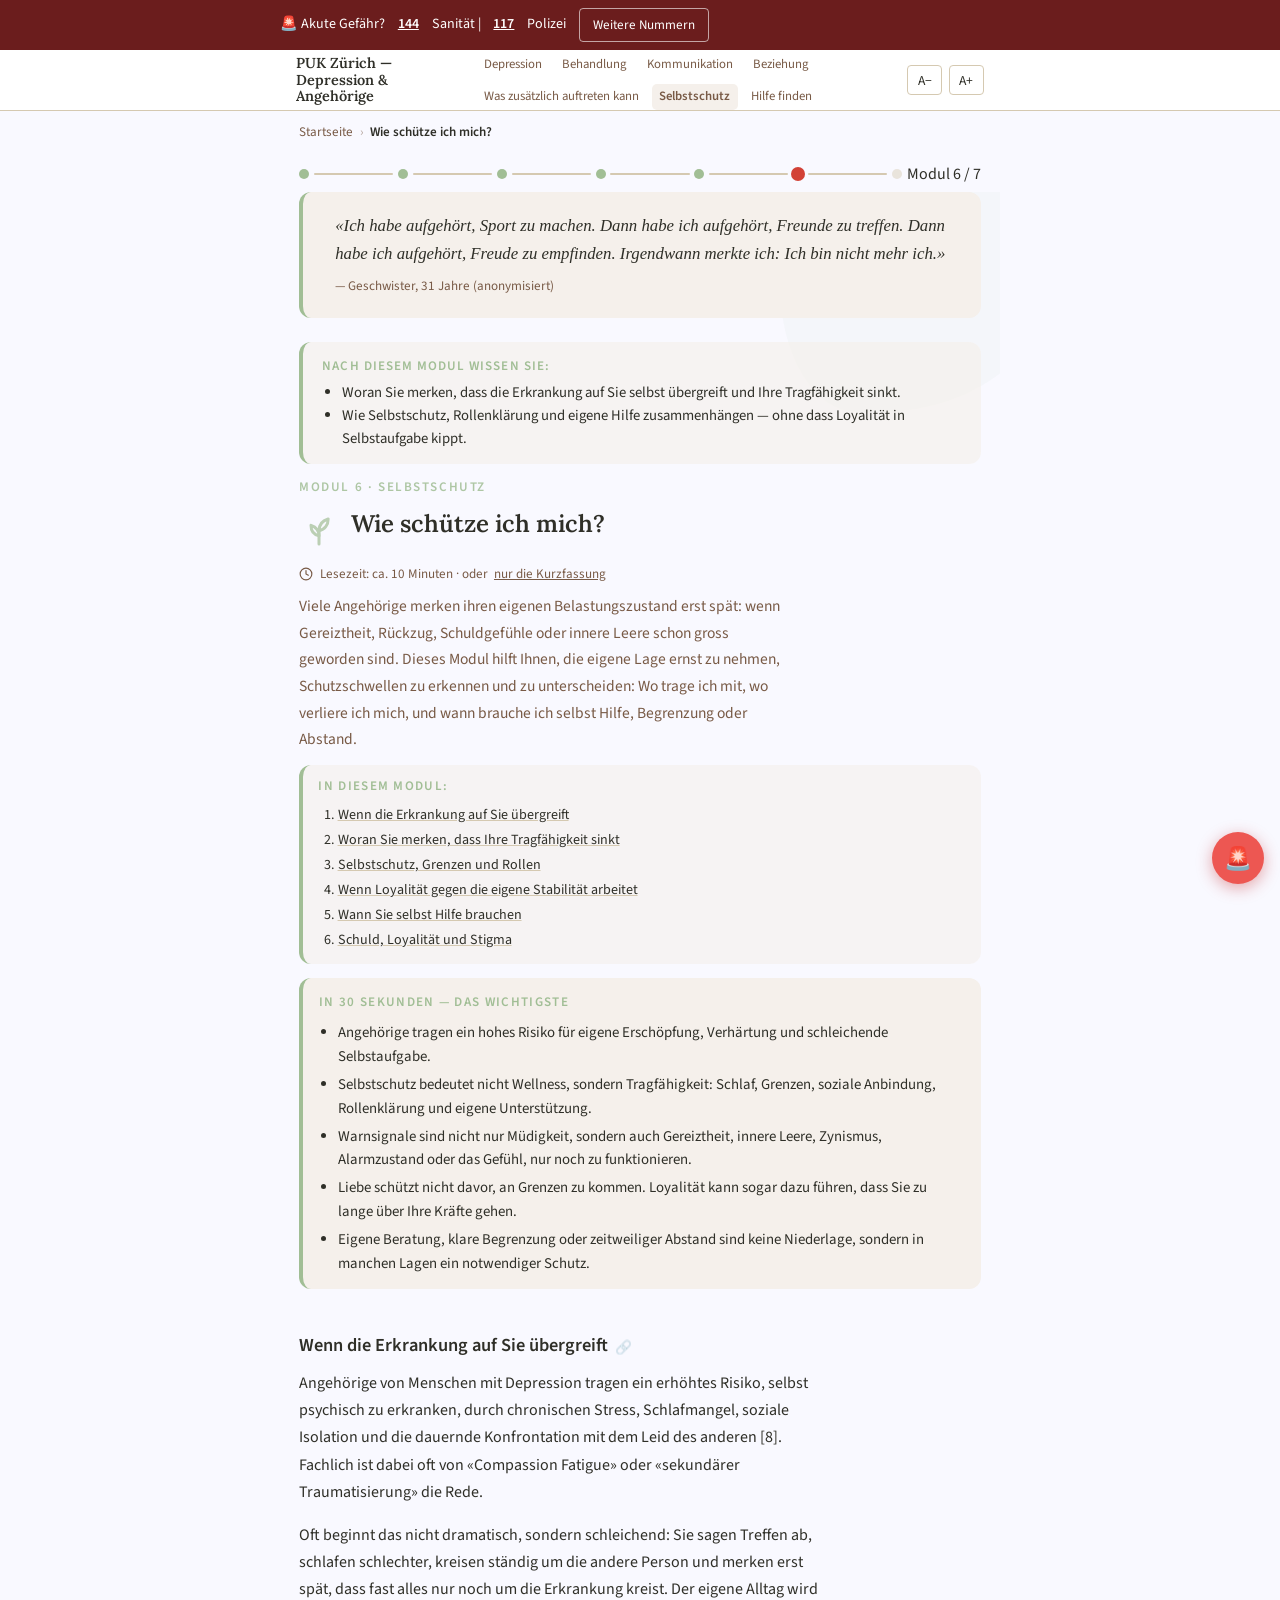
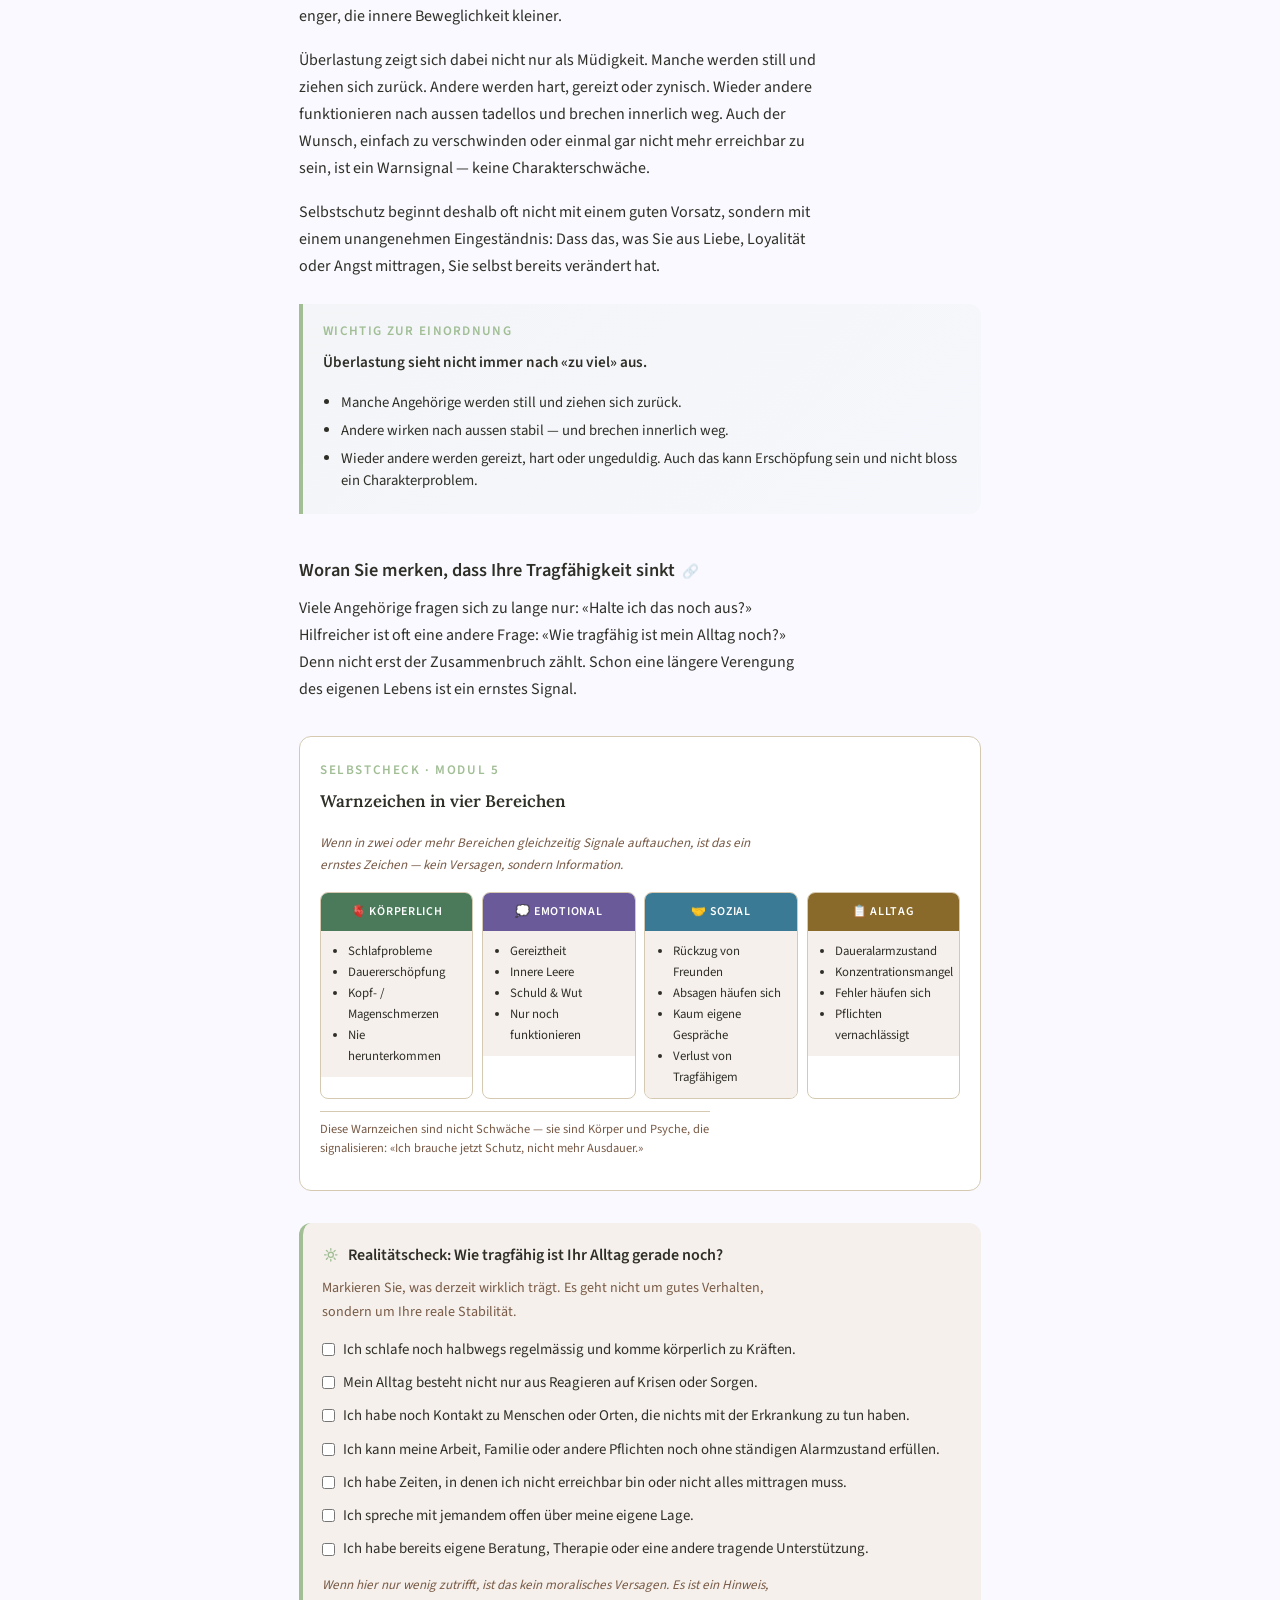
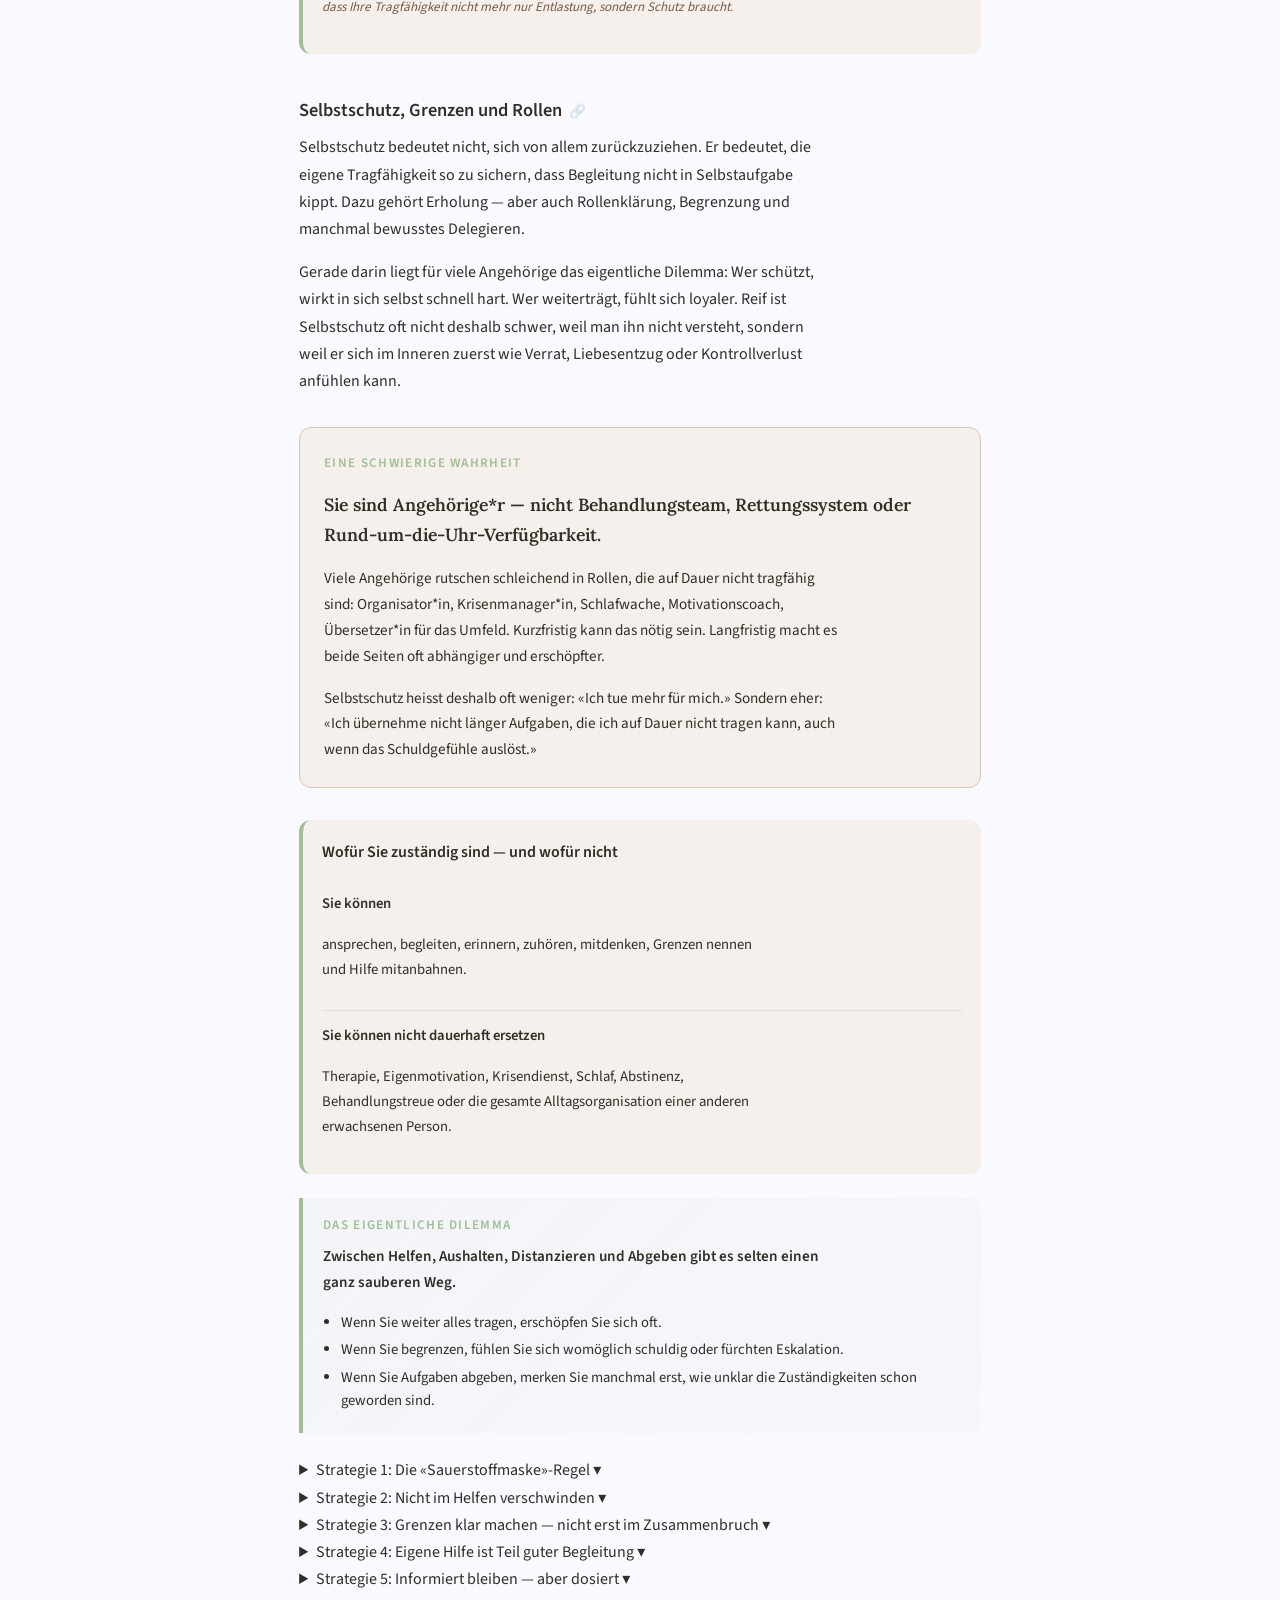
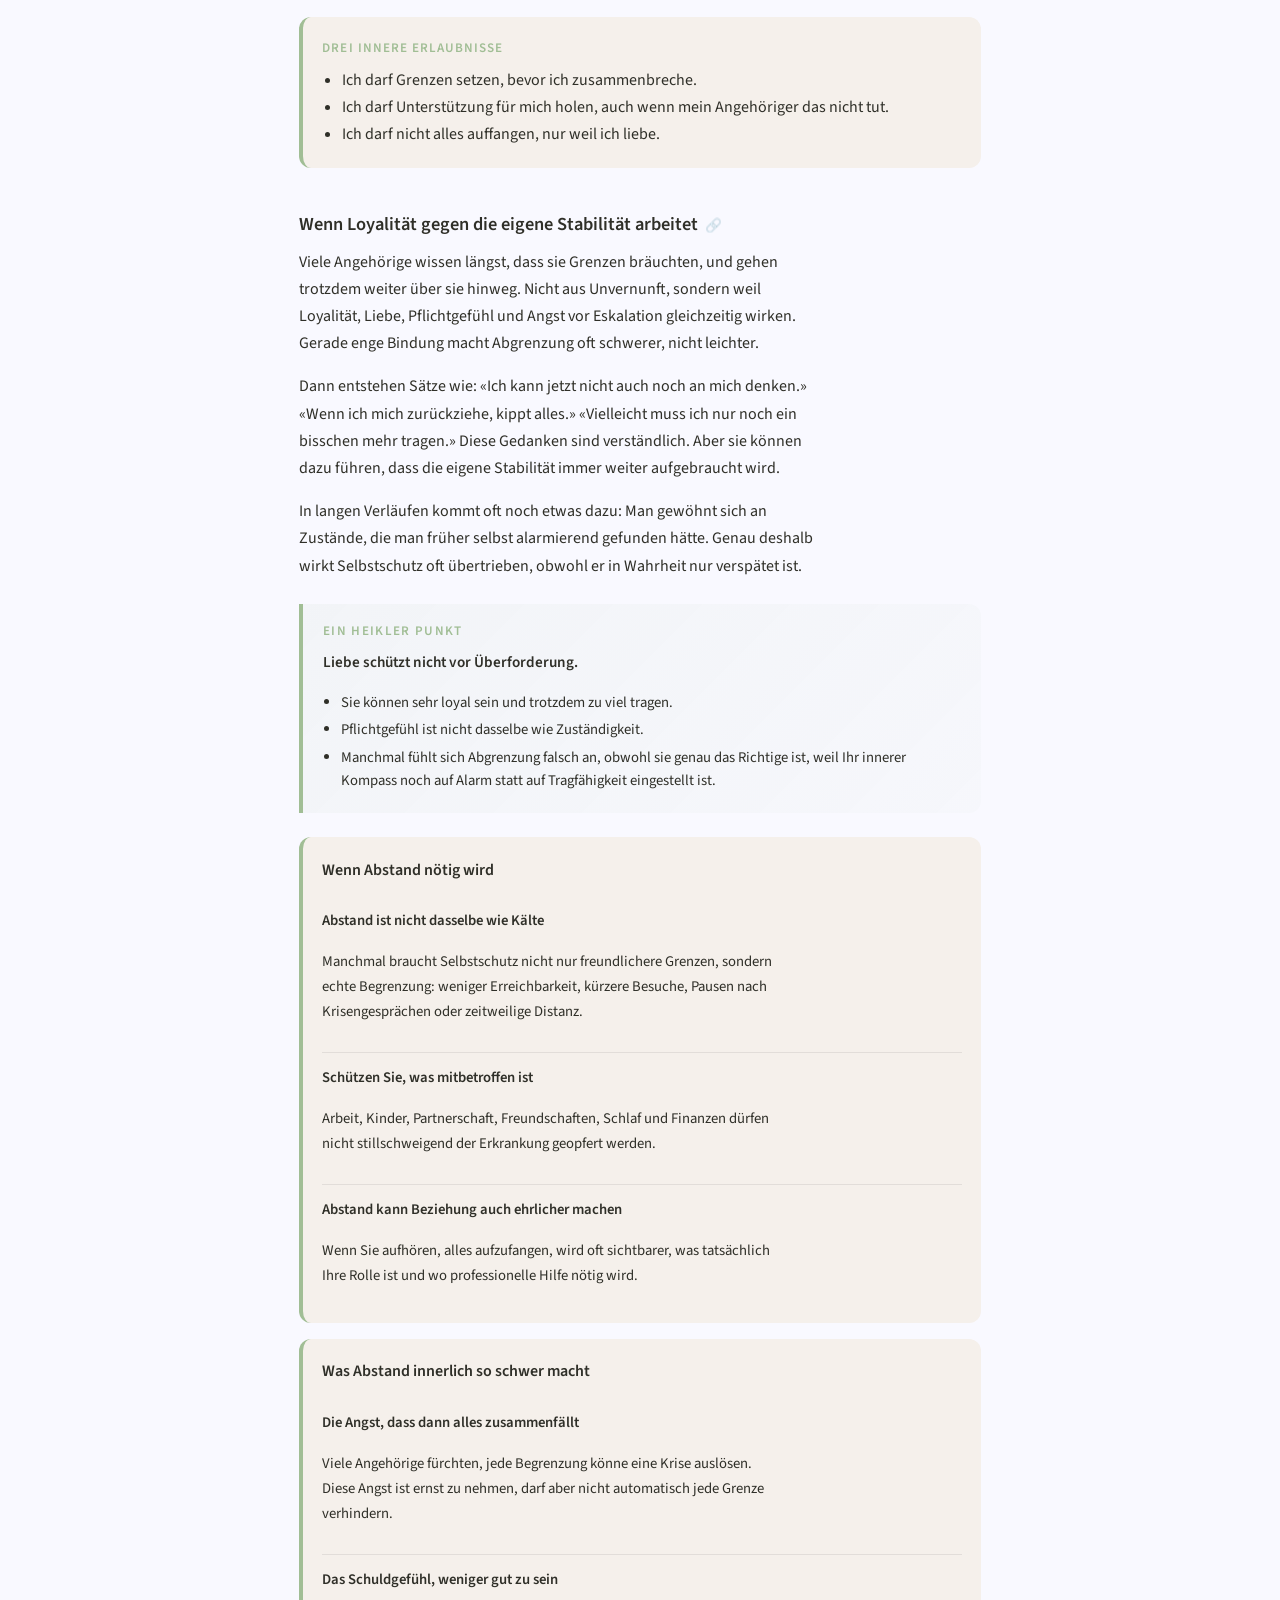
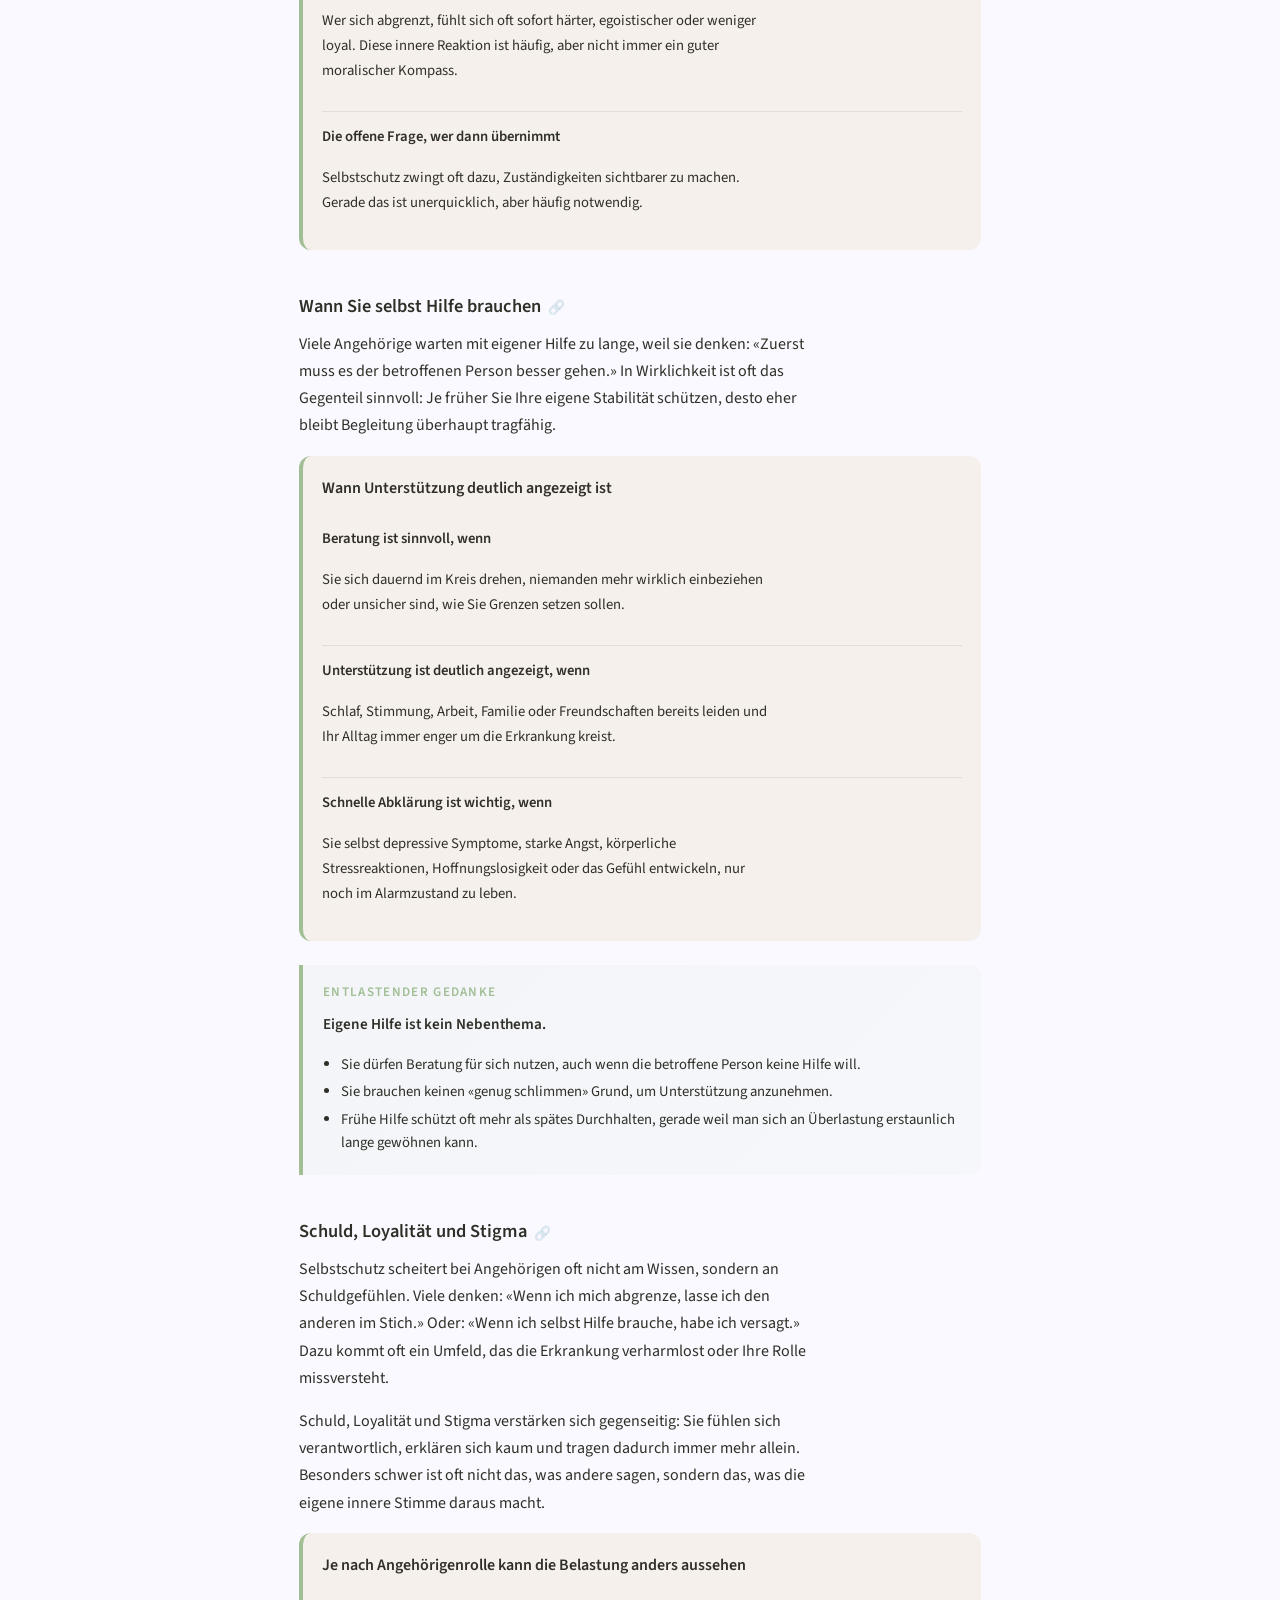
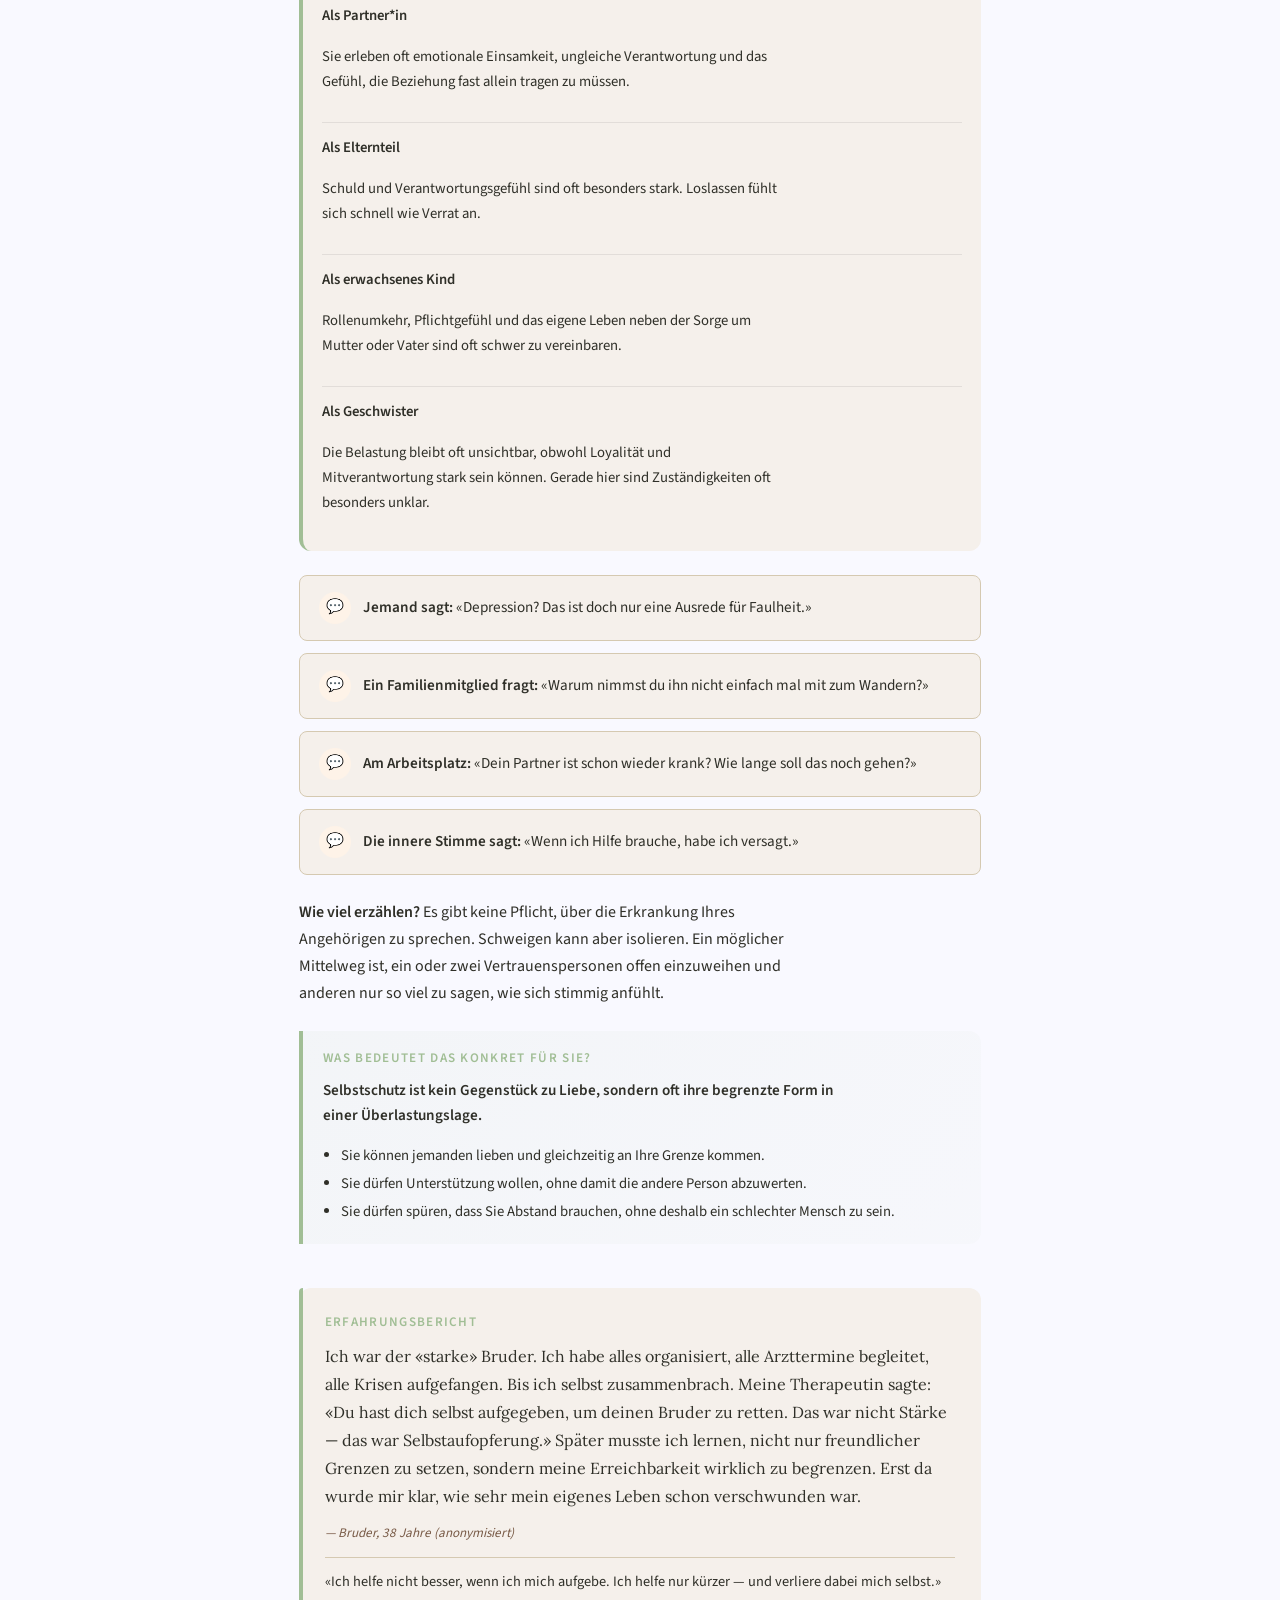
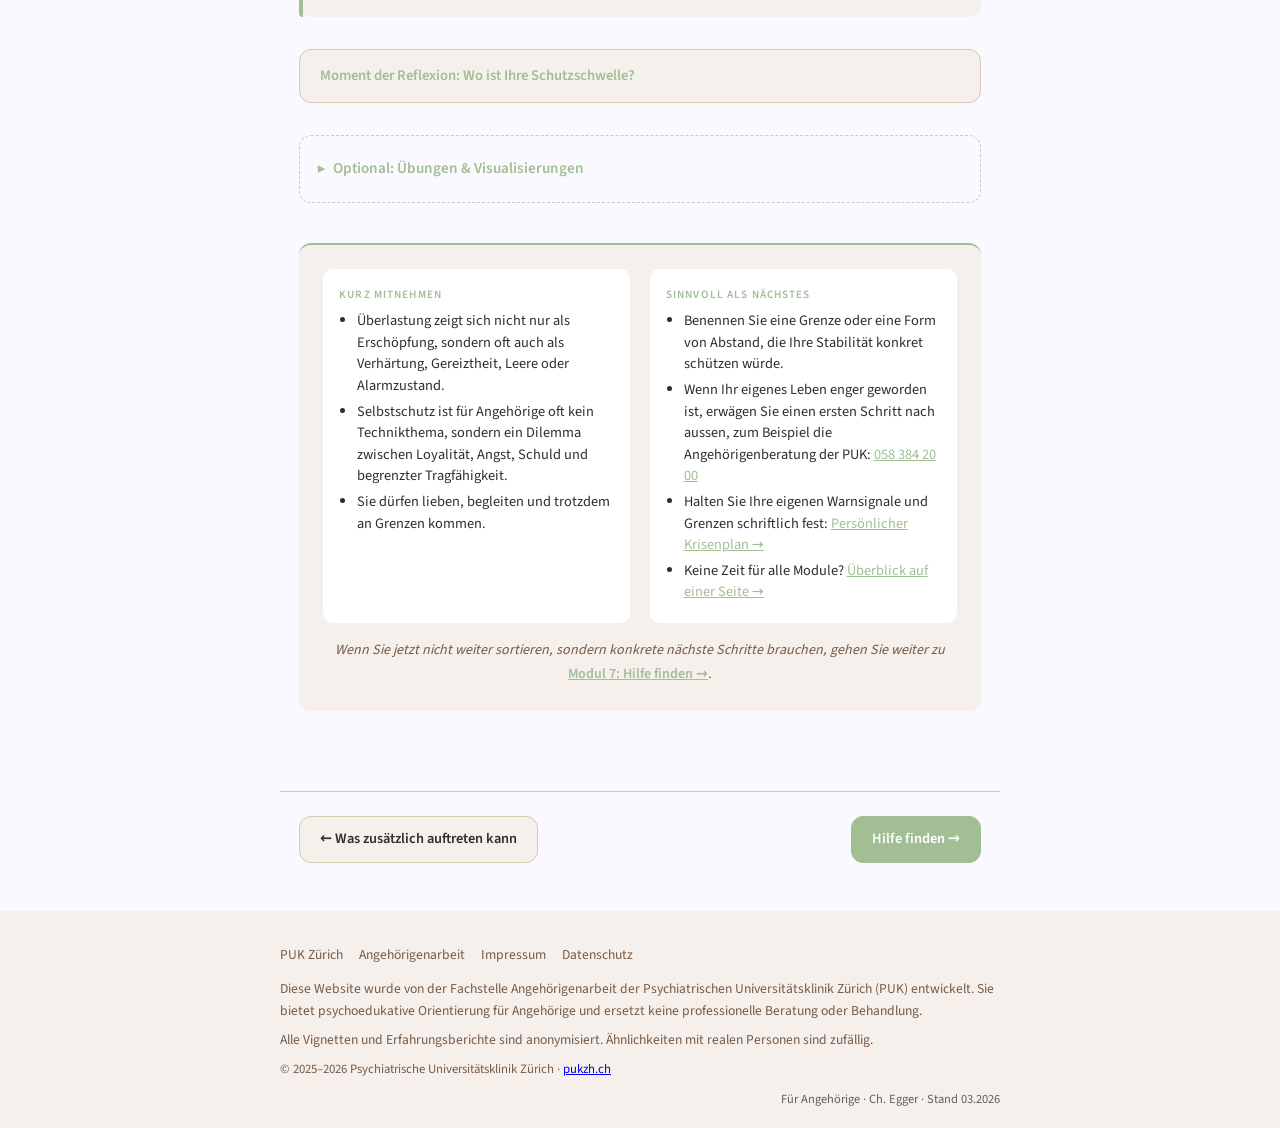
<file: m5.html>
<!DOCTYPE html>
<html lang="de">
<head>
    <meta charset="UTF-8">
    <meta name="viewport" content="width=device-width, initial-scale=1.0">
    <title>Wie schütze ich mich? | PUK Zürich</title>
    <meta name="description" content="Selbstschutz für Angehörige: Überlastung erkennen, Rollen klären, Grenzen setzen und eigene Hilfe legitimieren.">
    <meta property="og:title" content="Wie schütze ich mich? | PUK Zürich">
    <link rel="canonical" href="https://puk-depression-angehoerige.netlify.app/m5.html">
    <meta property="og:url" content="https://puk-depression-angehoerige.netlify.app/m5.html">
    <meta property="og:image" content="https://puk-depression-angehoerige.netlify.app/og-image.png">
    <meta property="og:description" content="Selbstschutz für Angehörige: Überlastung erkennen, Rollen klären, Grenzen setzen und eigene Hilfe legitimieren.">
    <meta property="og:site_name" content="PUK Zürich – Fachstelle Angehörigenarbeit">
    <meta property="og:locale" content="de_CH">
    <meta name="theme-color" content="#F9F9FF" media="(prefers-color-scheme: light)">
    <meta name="theme-color" content="#00293C" media="(prefers-color-scheme: dark)">
    <link rel="icon" href="data:image/svg+xml,<svg xmlns=%22http://www.w3.org/2000/svg%22 viewBox=%220 0 100 100%22><text y=%22.9em%22 font-size=%2290%22>🤝</text></svg>">
    <link rel="preload" as="font" href="fonts/lora-v37-latin-regular.woff2" crossorigin="anonymous">
    <link rel="preload" as="font" href="fonts/source-sans-3-v19-latin-regular.woff2" crossorigin="anonymous">
    <link rel="stylesheet" href="style.css">
    <style>
        @font-face { font-family:'Lora'; font-style:normal; font-weight:400; font-display:swap; src:url('fonts/lora-v37-latin-regular.woff2') format('woff2'); }
        @font-face { font-family:'Lora'; font-style:normal; font-weight:600; font-display:swap; src:url('fonts/lora-v37-latin-600.woff2') format('woff2'); }
        @font-face { font-family:'Source Sans 3'; font-style:normal; font-weight:400; font-display:swap; src:url('fonts/source-sans-3-v19-latin-regular.woff2') format('woff2'); }
        @font-face { font-family:'Source Sans 3'; font-style:normal; font-weight:600; font-display:swap; src:url('fonts/source-sans-3-v19-latin-600.woff2') format('woff2'); }
    </style>
</head>
<body>
<a href="#main-content" class="skip-link">Zum Inhalt springen</a>

<div class="notfall-banner" aria-label="Notfall-Informationen" role="region">
    <div class="notfall-banner-inner">
        <span>🚨 Akute Gefahr?</span>
        <a href="tel:144" style="color:#fff;font-weight:600;margin:0 .5rem;">144</a> Sanität |
        <a href="tel:117" style="color:#fff;font-weight:600;margin:0 .5rem;">117</a> Polizei
        <details class="notfall-details-wrap">
            <summary>Weitere Nummern</summary>
            <div class="notfall-extra">
                <p><strong>Ärztlicher Notfalldienst (24h):</strong></p>
                <p>Ärztefon — Ärztlicher Notfalldienst Kt. Zürich: <a href="tel:0800336655">0800 33 66 55</a></p>
                <p style="margin-top:.5rem;"><strong>Krisengespräch / emotionale Unterstützung:</strong></p>
                <p>Dargebotene Hand: <a href="tel:143">143</a> (24h, anonym, kostenlos)</p>
                <p style="margin-top:.5rem;"><strong>PUK Zürich — Anmeldung &amp; Beratung:</strong></p>
                <p>Kinder &amp; Jugendliche: <a href="tel:+41583846666">058 384 66 66</a></p>
                <p>Erwachsene (ab 18): <a href="tel:+41583842000">058 384 20 00</a></p>
                <p>Erwachsene (ab 65): <a href="tel:+41583844682">058 384 46 82</a></p>
                <p style="margin-top:.5rem;font-size:.82rem;color:rgba(255,255,255,.85);">Sie können einfach sagen: «Ich bin Angehörige*r und ich mache mir Sorgen um jemanden.» Mehr müssen Sie im ersten Moment nicht wissen.</p>
            </div>
        </details>
    </div>
</div>


<nav class="main-nav" aria-label="Hauptnavigation">
    <div class="nav-inner">
        <a href="index.html" class="nav-logo">PUK Zürich — Depression &amp; Angehörige</a>
        <ul class="nav-links" role="list">
            <li><a href="m1.html">Depression</a></li>
<li><a href="m1b.html">Behandlung</a></li>
<li><a href="m2.html">Kommunikation</a></li>
<li><a href="m3.html">Beziehung</a></li>
<li><a href="m4.html">Was zusätzlich auftreten kann</a></li>
<li><span class="nav-current" aria-current="page" title="Selbstschutz">Selbstschutz</span></li>
<li><a href="m6.html">Hilfe finden</a></li>

        </ul>
        <div class="nav-controls" style="display:flex;gap:.4rem;align-items:center;">
            <button class="font-toggle" id="font-smaller" aria-label="Schrift kleiner" title="Schrift kleiner">A−</button>
            <button class="font-toggle" id="font-larger" aria-label="Schrift grösser" title="Schrift grösser">A+</button>
        </div>
        <button class="hamburger" id="hamburger-btn" aria-label="Navigation öffnen" aria-expanded="false" aria-controls="mobile-menu">
            <span></span><span></span><span></span>
        </button>
    </div>
    <div class="mobile-menu" id="mobile-menu" aria-hidden="true">
        <ul role="list">
            <li><a href="index.html">Startseite</a></li>
            <li><a href="m1.html">Depression</a></li><li><a href="m1b.html">Behandlung</a></li><li><a href="m2.html">Kommunikation</a></li><li><a href="m3.html">Beziehung</a></li><li><a href="m4.html">Was zusätzlich auftreten kann</a></li><li><a href="m5.html" aria-current="page">Selbstschutz</a></li><li><a href="m6.html">Hilfe finden</a></li>
        </ul>
    </div>
</nav>
<nav class="breadcrumb" aria-label="Breadcrumb">
    <a href="index.html">Startseite</a>
    <span class="breadcrumb-sep" aria-hidden="true">›</span>
    <span class="breadcrumb-current" aria-current="page">Wie schütze ich mich?</span>
</nav>
<div class="module-progress" aria-label="Fortschritt: Modul 6 von 7">
    <span class="module-progress-dot done" aria-hidden="true"></span><span class="module-progress-line" aria-hidden="true"></span><span class="module-progress-dot done" aria-hidden="true"></span><span class="module-progress-line" aria-hidden="true"></span><span class="module-progress-dot done" aria-hidden="true"></span><span class="module-progress-line" aria-hidden="true"></span><span class="module-progress-dot done" aria-hidden="true"></span><span class="module-progress-line" aria-hidden="true"></span><span class="module-progress-dot done" aria-hidden="true"></span><span class="module-progress-line" aria-hidden="true"></span><span class="module-progress-dot active" aria-hidden="true"></span><span class="module-progress-line" aria-hidden="true"></span><span class="module-progress-dot " aria-hidden="true"></span>
    <span class="module-progress-label">Modul 6 / 7</span>
</div>
<main>
<section id="main-content" class="module blob-bg blob-bg--top-right blob-bg--m5" style="--module-color:var(--m5);">

    <div class="vignette">
        <p class="vignette-text">«Ich habe aufgehört, Sport zu machen. Dann habe ich aufgehört, Freunde zu treffen. Dann habe ich aufgehört, Freude zu empfinden. Irgendwann merkte ich: Ich bin nicht mehr ich.»</p>
        <p class="vignette-source">— Geschwister, 31 Jahre (anonymisiert)</p>
    </div>

    <div class="card module-lead-card module-lead-card--soft" style="--module-color:var(--m5);">
        <p class="section-label" style="margin-bottom:.3rem;">Nach diesem Modul wissen Sie:</p>
        <ul style="margin:0;padding-left:1.2rem;">
            <li>Woran Sie merken, dass die Erkrankung auf Sie selbst übergreift und Ihre Tragfähigkeit sinkt.</li>
            <li>Wie Selbstschutz, Rollenklärung und eigene Hilfe zusammenhängen — ohne dass Loyalität in Selbstaufgabe kippt.</li>
        </ul>
    </div>

    <div class="module-header">
        <span class="eyebrow">Modul 6 · Selbstschutz</span>
        <div class="module-icon-header">
            <span class="icon icon-xl" aria-hidden="true"><svg><use href="icons.svg#icon-plant"/></svg></span>
            <h1 class="module-title">Wie schütze ich mich?</h1>
        </div>
        <p class="reading-time"><svg width="14" height="14" viewBox="0 0 24 24" fill="none" stroke="currentColor" stroke-width="2" stroke-linecap="round" stroke-linejoin="round"><circle cx="12" cy="12" r="10"/><polyline points="12 6 12 12 16 14"/></svg> Lesezeit: ca. 10 Minuten · oder <a href="#kurzfassung" style="color:inherit;text-decoration:underline;">nur die Kurzfassung</a></p>
        <p class="module-intro">Viele Angehörige merken ihren eigenen Belastungszustand erst spät: wenn Gereiztheit, Rückzug, Schuldgefühle oder innere Leere schon gross geworden sind. Dieses Modul hilft Ihnen, die eigene Lage ernst zu nehmen, Schutzschwellen zu erkennen und zu unterscheiden: Wo trage ich mit, wo verliere ich mich, und wann brauche ich selbst Hilfe, Begrenzung oder Abstand.</p>
        <!-- Kurzfassung M5 -->
        
<nav class="module-toc module-toc--compact module-toc--subtle" aria-label="Inhalt dieses Moduls">
    <p class="module-toc-title">In diesem Modul:</p>
    <ol>
        <li><a href="#m5-1">Wenn die Erkrankung auf Sie übergreift</a></li>
        <li><a href="#m5-2">Woran Sie merken, dass Ihre Tragfähigkeit sinkt</a></li>
        <li><a href="#m5-3">Selbstschutz, Grenzen und Rollen</a></li>
        <li><a href="#m5-4">Wenn Loyalität gegen die eigene Stabilität arbeitet</a></li>
        <li><a href="#m5-5">Wann Sie selbst Hilfe brauchen</a></li>
        <li><a href="#m5-6">Schuld, Loyalität und Stigma</a></li>
    </ol>
</nav>
<div class="kurzfassung kurzfassung--compact kurzfassung--subtle" id="kurzfassung">
            <p class="kurzfassung-label">In 30 Sekunden — das Wichtigste</p>
            <ul>
                <li>Angehörige tragen ein hohes Risiko für eigene Erschöpfung, Verhärtung und schleichende Selbstaufgabe.</li>
                <li>Selbstschutz bedeutet nicht Wellness, sondern Tragfähigkeit: Schlaf, Grenzen, soziale Anbindung, Rollenklärung und eigene Unterstützung.</li>
                <li>Warnsignale sind nicht nur Müdigkeit, sondern auch Gereiztheit, innere Leere, Zynismus, Alarmzustand oder das Gefühl, nur noch zu funktionieren.</li>
                <li>Liebe schützt nicht davor, an Grenzen zu kommen. Loyalität kann sogar dazu führen, dass Sie zu lange über Ihre Kräfte gehen.</li>
                <li>Eigene Beratung, klare Begrenzung oder zeitweiliger Abstand sind keine Niederlage, sondern in manchen Lagen ein notwendiger Schutz.</li>
            </ul>
        </div>

    </div>

    <div class="module-section">
        <h3 id="m5-1">Wenn die Erkrankung auf Sie übergreift</h3>
        <p>Angehörige von Menschen mit Depression tragen ein erhöhtes Risiko, selbst psychisch zu erkranken, durch chronischen Stress, Schlafmangel, soziale Isolation und die dauernde Konfrontation mit dem Leid des anderen [8]. Fachlich ist dabei oft von «Compassion Fatigue» oder «sekundärer Traumatisierung» die Rede.</p>
        <p>Oft beginnt das nicht dramatisch, sondern schleichend: Sie sagen Treffen ab, schlafen schlechter, kreisen ständig um die andere Person und merken erst spät, dass fast alles nur noch um die Erkrankung kreist. Der eigene Alltag wird enger, die innere Beweglichkeit kleiner.</p>
        <p>Überlastung zeigt sich dabei nicht nur als Müdigkeit. Manche werden still und ziehen sich zurück. Andere werden hart, gereizt oder zynisch. Wieder andere funktionieren nach aussen tadellos und brechen innerlich weg. Auch der Wunsch, einfach zu verschwinden oder einmal gar nicht mehr erreichbar zu sein, ist ein Warnsignal — keine Charakterschwäche.</p>
        <p>Selbstschutz beginnt deshalb oft nicht mit einem guten Vorsatz, sondern mit einem unangenehmen Eingeständnis: Dass das, was Sie aus Liebe, Loyalität oder Angst mittragen, Sie selbst bereits verändert hat.</p>

        <div class="transfer-box" style="--module-color:var(--m5);">
            <span class="transfer-box-label">Wichtig zur Einordnung</span>
            <p class="transfer-box-title">Überlastung sieht nicht immer nach «zu viel» aus.</p>
            <ul>
                <li>Manche Angehörige werden still und ziehen sich zurück.</li>
                <li>Andere wirken nach aussen stabil — und brechen innerlich weg.</li>
                <li>Wieder andere werden gereizt, hart oder ungeduldig. Auch das kann Erschöpfung sein und nicht bloss ein Charakterproblem.</li>
            </ul>
        </div>
    </div>

    <div class="module-section">
        <h3 id="m5-2">Woran Sie merken, dass Ihre Tragfähigkeit sinkt</h3>
        <p>Viele Angehörige fragen sich zu lange nur: «Halte ich das noch aus?» Hilfreicher ist oft eine andere Frage: «Wie tragfähig ist mein Alltag noch?» Denn nicht erst der Zusammenbruch zählt. Schon eine längere Verengung des eigenen Lebens ist ein ernstes Signal.</p>

        <div class="infografik-container" style="--module-color:var(--m5);">
          <span class="infografik-label">Selbstcheck · Modul 5</span>
          <p class="infografik-title">Warnzeichen in vier Bereichen</p>
          <p class="infografik-subtitle">Wenn in zwei oder mehr Bereichen gleichzeitig Signale auftauchen, ist das ein ernstes Zeichen — kein Versagen, sondern Information.</p>
          <div class="trag-ampel">
            <div class="trag-col trag-col--k">
              <div class="trag-col-head">🫀 Körperlich</div>
              <div class="trag-col-body">
                <ul style="margin:0;padding-left:1rem;font-size:.8rem;line-height:1.65;color:var(--text);">
                  <li>Schlafprobleme</li>
                  <li>Dauererschöpfung</li>
                  <li>Kopf- / Magenschmerzen</li>
                  <li>Nie herunterkommen</li>
                </ul>
              </div>
            </div>
            <div class="trag-col trag-col--e">
              <div class="trag-col-head">💭 Emotional</div>
              <div class="trag-col-body">
                <ul style="margin:0;padding-left:1rem;font-size:.8rem;line-height:1.65;color:var(--text);">
                  <li>Gereiztheit</li>
                  <li>Innere Leere</li>
                  <li>Schuld &amp; Wut</li>
                  <li>Nur noch funktionieren</li>
                </ul>
              </div>
            </div>
            <div class="trag-col trag-col--s">
              <div class="trag-col-head">🤝 Sozial</div>
              <div class="trag-col-body">
                <ul style="margin:0;padding-left:1rem;font-size:.8rem;line-height:1.65;color:var(--text);">
                  <li>Rückzug von Freunden</li>
                  <li>Absagen häufen sich</li>
                  <li>Kaum eigene Gespräche</li>
                  <li>Verlust von Tragfähigem</li>
                </ul>
              </div>
            </div>
            <div class="trag-col trag-col--a">
              <div class="trag-col-head">📋 Alltag</div>
              <div class="trag-col-body">
                <ul style="margin:0;padding-left:1rem;font-size:.8rem;line-height:1.65;color:var(--text);">
                  <li>Daueralarmzustand</li>
                  <li>Konzentrationsmangel</li>
                  <li>Fehler häufen sich</li>
                  <li>Pflichten vernachlässigt</li>
                </ul>
              </div>
            </div>
          </div>
          <p class="infografik-footer">Diese Warnzeichen sind nicht Schwäche — sie sind Körper und Psyche, die signalisieren: «Ich brauche jetzt Schutz, nicht mehr Ausdauer.»</p>
        </div>

        <div class="card" style="--module-color:var(--m5);">
            <div style="display:flex;align-items:center;gap:.5rem;margin-bottom:.5rem;">
                <span class="icon icon-color" aria-hidden="true"><svg><use href="icons.svg#icon-sun"/></svg></span>
                <strong>Realitätscheck: Wie tragfähig ist Ihr Alltag gerade noch?</strong>
            </div>
            <p style="font-size:.88rem;color:var(--muted);margin-bottom:.75rem;">Markieren Sie, was derzeit wirklich trägt. Es geht nicht um gutes Verhalten, sondern um Ihre reale Stabilität.</p>
            <div id="selfcare-check" style="font-size:.93rem;">
                <label style="display:flex;align-items:center;gap:.5rem;margin-bottom:.5rem;cursor:pointer;"><input type="checkbox" style="accent-color:var(--m5);"> Ich schlafe noch halbwegs regelmässig und komme körperlich zu Kräften.</label>
                <label style="display:flex;align-items:center;gap:.5rem;margin-bottom:.5rem;cursor:pointer;"><input type="checkbox" style="accent-color:var(--m5);"> Mein Alltag besteht nicht nur aus Reagieren auf Krisen oder Sorgen.</label>
                <label style="display:flex;align-items:center;gap:.5rem;margin-bottom:.5rem;cursor:pointer;"><input type="checkbox" style="accent-color:var(--m5);"> Ich habe noch Kontakt zu Menschen oder Orten, die nichts mit der Erkrankung zu tun haben.</label>
                <label style="display:flex;align-items:center;gap:.5rem;margin-bottom:.5rem;cursor:pointer;"><input type="checkbox" style="accent-color:var(--m5);"> Ich kann meine Arbeit, Familie oder andere Pflichten noch ohne ständigen Alarmzustand erfüllen.</label>
                <label style="display:flex;align-items:center;gap:.5rem;margin-bottom:.5rem;cursor:pointer;"><input type="checkbox" style="accent-color:var(--m5);"> Ich habe Zeiten, in denen ich nicht erreichbar bin oder nicht alles mittragen muss.</label>
                <label style="display:flex;align-items:center;gap:.5rem;margin-bottom:.5rem;cursor:pointer;"><input type="checkbox" style="accent-color:var(--m5);"> Ich spreche mit jemandem offen über meine eigene Lage.</label>
                <label style="display:flex;align-items:center;gap:.5rem;cursor:pointer;"><input type="checkbox" style="accent-color:var(--m5);"> Ich habe bereits eigene Beratung, Therapie oder eine andere tragende Unterstützung.</label>
            </div>
            <p style="font-size:.82rem;color:var(--muted);margin-top:.75rem;font-style:italic;">Wenn hier nur wenig zutrifft, ist das kein moralisches Versagen. Es ist ein Hinweis, dass Ihre Tragfähigkeit nicht mehr nur Entlastung, sondern Schutz braucht.</p>
        </div>
    </div>

    <div class="module-section">
        <h3 id="m5-3">Selbstschutz, Grenzen und Rollen</h3>

        <p>Selbstschutz bedeutet nicht, sich von allem zurückzuziehen. Er bedeutet, die eigene Tragfähigkeit so zu sichern, dass Begleitung nicht in Selbstaufgabe kippt. Dazu gehört Erholung — aber auch Rollenklärung, Begrenzung und manchmal bewusstes Delegieren.</p>
        <p>Gerade darin liegt für viele Angehörige das eigentliche Dilemma: Wer schützt, wirkt in sich selbst schnell hart. Wer weiterträgt, fühlt sich loyaler. Reif ist Selbstschutz oft nicht deshalb schwer, weil man ihn nicht versteht, sondern weil er sich im Inneren zuerst wie Verrat, Liebesentzug oder Kontrollverlust anfühlen kann.</p>

        <div class="ambivalenz-box" style="--module-color:var(--m5);">
            <p class="ambivalenz-label">Eine schwierige Wahrheit</p>
            <p class="ambivalenz-title">Sie sind Angehörige*r — nicht Behandlungsteam, Rettungssystem oder Rund-um-die-Uhr-Verfügbarkeit.</p>
            <p class="ambivalenz-text">Viele Angehörige rutschen schleichend in Rollen, die auf Dauer nicht tragfähig sind: Organisator*in, Krisenmanager*in, Schlafwache, Motivationscoach, Übersetzer*in für das Umfeld. Kurzfristig kann das nötig sein. Langfristig macht es beide Seiten oft abhängiger und erschöpfter.</p>
            <p class="ambivalenz-text">Selbstschutz heisst deshalb oft weniger: «Ich tue mehr für mich.» Sondern eher: «Ich übernehme nicht länger Aufgaben, die ich auf Dauer nicht tragen kann, auch wenn das Schuldgefühle auslöst.»</p>
        </div>

        <div class="card" style="--module-color:var(--m5);">
            <strong>Wofür Sie zuständig sind — und wofür nicht</strong>
            <div style="margin-top:.75rem;font-size:.92rem;">
                <div class="card-item">
                    <p class="card-item-title">Sie können</p>
                    <p>ansprechen, begleiten, erinnern, zuhören, mitdenken, Grenzen nennen und Hilfe mitanbahnen.</p>
                </div>
                <div class="card-item">
                    <p class="card-item-title">Sie können nicht dauerhaft ersetzen</p>
                    <p>Therapie, Eigenmotivation, Krisendienst, Schlaf, Abstinenz, Behandlungstreue oder die gesamte Alltagsorganisation einer anderen erwachsenen Person.</p>
                </div>
            </div>
        </div>
        <div class="transfer-box" style="--module-color:var(--m5);">
            <span class="transfer-box-label">Das eigentliche Dilemma</span>
            <p class="transfer-box-title">Zwischen Helfen, Aushalten, Distanzieren und Abgeben gibt es selten einen ganz sauberen Weg.</p>
            <ul>
                <li>Wenn Sie weiter alles tragen, erschöpfen Sie sich oft.</li>
                <li>Wenn Sie begrenzen, fühlen Sie sich womöglich schuldig oder fürchten Eskalation.</li>
                <li>Wenn Sie Aufgaben abgeben, merken Sie manchmal erst, wie unklar die Zuständigkeiten schon geworden sind.</li>
            </ul>
        </div>

        <details class="strategie-details">
            <summary>Strategie 1: Die «Sauerstoffmaske»-Regel <span class="chevron" aria-hidden="true">▾</span></summary>
            <div class="strategie-details-content">
            <p>Im Flugzeug heisst es: Setzen Sie zuerst Ihre eigene Sauerstoffmaske auf, bevor Sie anderen helfen. Für Angehörige bedeutet das: Ohne Schlaf, Erholung und minimale Stabilität wird aus Mittragen schnell Selbstgefährdung.</p>
            <p><strong>Konkret:</strong> Benennen Sie einen nicht verhandelbaren Anker in Ihrem Alltag: Schlaf, eine Mahlzeit in Ruhe, Bewegung, ein fixer Termin, ein Abend ohne Krisengespräche. Nicht als Luxus, sondern als Schutzlinie.</p>
            </div>
        </details>

        <details class="strategie-details">
            <summary>Strategie 2: Nicht im Helfen verschwinden <span class="chevron" aria-hidden="true">▾</span></summary>
            <div class="strategie-details-content">
            <p>Viele Angehörige merken erst spät, wie eng ihr Leben geworden ist: kaum noch eigene Termine, keine Hobbys, keine spontane Freude, ständig innere Alarmbereitschaft. Wer nur noch begleitet, verschwindet irgendwann aus dem eigenen Leben.</p>
            <p><strong>Konkret:</strong> Halten Sie mindestens einen Bereich bewusst ausserhalb der Erkrankung lebendig: einen Menschen, eine Aktivität, einen Termin oder einen Ort, der nicht von Depression bestimmt wird.</p>
        </div>

        </details>
        <details class="strategie-details">
            <summary>Strategie 3: Grenzen klar machen — nicht erst im Zusammenbruch <span class="chevron" aria-hidden="true">▾</span></summary>
            <div class="strategie-details-content">
            <p>Grenzen wirken oft hart, wenn man sie innerlich schon lange überzogen hat. Dann kommen sie als Wut, Rückzug oder Ultimatum. Früher gesetzte Grenzen sind meist klarer, ruhiger und fairer.</p>
            <p><strong>Konkret:</strong> Fragen Sie sich nicht nur «Was kann ich leisten?», sondern auch: «Was kann ich regelmässig leisten, ohne selbst wegzukippen?» Dort beginnt meist eine tragfähige Grenze.</p>
            <p style="margin-top:.75rem;font-weight:600;">Sätze, die helfen können — zum Üben:</p>
            <ul style="font-size:.92rem;line-height:1.9;margin:.4rem 0 .4rem 1.2rem;">
                <li>«Ich bin für dich da — aber nicht heute Nacht. Ich brauche Schlaf.»</li>
                <li>«Das kann ich nicht für dich entscheiden. Das liegt beim Behandlungsteam.»</li>
                <li>«Ich mache mir Sorgen um dich, aber ich kann das nicht für dich lösen.»</li>
                <li>«Ich liebe dich. Und ich brauche morgen Abend für mich.»</li>
                <li>«Ich bin nicht böse auf dich — ich brauche gerade einfach eine Pause.»</li>
            </ul>
            <p style="font-size:.88rem;color:var(--muted);">Diese Sätze fühlen sich am Anfang oft falsch an. Das ist normal — nicht weil sie falsch sind, sondern weil Abgrenzung ungewohnt ist.</p>
        </div>

        </details>
        <details class="strategie-details">
            <summary>Strategie 4: Eigene Hilfe ist Teil guter Begleitung <span class="chevron" aria-hidden="true">▾</span></summary>
            <div class="strategie-details-content">
            <p>Angehörigenberatung und eigene Therapie sind kein Zeichen von Schwäche, sondern oft der Punkt, an dem Begleitung wieder tragfähig wird. Studien zeigen, dass Angehörige, die selbst Unterstützung erhalten, die Belastung besser regulieren können [8].</p>
            <p><strong>Konkret:</strong> Warten Sie nicht auf den absoluten Tiefpunkt. Wenn Sie merken, dass Schlaf, Stimmung, Arbeit, Beziehung oder Körper bereits leiden, ist das ein ausreichender Grund, sich Hilfe zu holen. Die PUK Zürich bietet kostenlose Angehörigenberatung an: <a href="tel:+41583842000" style="color:var(--m5);">058 384 20 00</a>.</p>
        </div>

        </details>
        <details class="strategie-details">
            <summary>Strategie 5: Informiert bleiben — aber dosiert <span class="chevron" aria-hidden="true">▾</span></summary>
            <div class="strategie-details-content">
            <p>Wissen hilft. Aber zu viel Recherche — besonders nachts, besonders über Suizidrisiken — kann die eigene Angst verstärken. Setzen Sie sich bewusste Grenzen: Informieren Sie sich zu festen Zeiten, aus verlässlichen Quellen, und hören Sie auf, wenn Sie merken, dass es Sie belastet.</p>
            <p><strong>Konkret:</strong> Diese Website, die Broschüren der PUK Zürich und die Angebote der Pro Mente Sana sind verlässliche Quellen. Foren und Social Media können hilfreich sein — aber auch destabilisierend.</p>
            </div>
        </details>

        <div class="card action-box" style="--module-color:var(--m5);border-left:4px solid var(--module-color);margin-top:1.5rem;">
            <p class="section-label" style="margin-bottom:.5rem;">Drei innere Erlaubnisse</p>
            <ul style="margin:0;padding-left:1.2rem;">
                <li>Ich darf Grenzen setzen, bevor ich zusammenbreche.</li>
                <li>Ich darf Unterstützung für mich holen, auch wenn mein Angehöriger das nicht tut.</li>
                <li>Ich darf nicht alles auffangen, nur weil ich liebe.</li>
            </ul>
        </div>
    </div>

    <div class="module-section">
        <h3 id="m5-4">Wenn Loyalität gegen die eigene Stabilität arbeitet</h3>
        <p>Viele Angehörige wissen längst, dass sie Grenzen bräuchten, und gehen trotzdem weiter über sie hinweg. Nicht aus Unvernunft, sondern weil Loyalität, Liebe, Pflichtgefühl und Angst vor Eskalation gleichzeitig wirken. Gerade enge Bindung macht Abgrenzung oft schwerer, nicht leichter.</p>
        <p>Dann entstehen Sätze wie: «Ich kann jetzt nicht auch noch an mich denken.» «Wenn ich mich zurückziehe, kippt alles.» «Vielleicht muss ich nur noch ein bisschen mehr tragen.» Diese Gedanken sind verständlich. Aber sie können dazu führen, dass die eigene Stabilität immer weiter aufgebraucht wird.</p>
        <p>In langen Verläufen kommt oft noch etwas dazu: Man gewöhnt sich an Zustände, die man früher selbst alarmierend gefunden hätte. Genau deshalb wirkt Selbstschutz oft übertrieben, obwohl er in Wahrheit nur verspätet ist.</p>

        <div class="transfer-box" style="--module-color:var(--m5);">
            <span class="transfer-box-label">Ein heikler Punkt</span>
            <p class="transfer-box-title">Liebe schützt nicht vor Überforderung.</p>
            <ul>
                <li>Sie können sehr loyal sein und trotzdem zu viel tragen.</li>
                <li>Pflichtgefühl ist nicht dasselbe wie Zuständigkeit.</li>
                <li>Manchmal fühlt sich Abgrenzung falsch an, obwohl sie genau das Richtige ist, weil Ihr innerer Kompass noch auf Alarm statt auf Tragfähigkeit eingestellt ist.</li>
            </ul>
        </div>

        <div class="card" style="--module-color:var(--m5);">
            <strong>Wenn Abstand nötig wird</strong>
            <div style="margin-top:.75rem;font-size:.92rem;">
                <div class="card-item">
                    <p class="card-item-title">Abstand ist nicht dasselbe wie Kälte</p>
                    <p>Manchmal braucht Selbstschutz nicht nur freundlichere Grenzen, sondern echte Begrenzung: weniger Erreichbarkeit, kürzere Besuche, Pausen nach Krisengesprächen oder zeitweilige Distanz.</p>
                </div>
                <div class="card-item">
                    <p class="card-item-title">Schützen Sie, was mitbetroffen ist</p>
                    <p>Arbeit, Kinder, Partnerschaft, Freundschaften, Schlaf und Finanzen dürfen nicht stillschweigend der Erkrankung geopfert werden.</p>
                </div>
                <div class="card-item">
                    <p class="card-item-title">Abstand kann Beziehung auch ehrlicher machen</p>
                    <p>Wenn Sie aufhören, alles aufzufangen, wird oft sichtbarer, was tatsächlich Ihre Rolle ist und wo professionelle Hilfe nötig wird.</p>
                </div>
            </div>
        </div>
        <div class="card" style="--module-color:var(--m5);">
            <strong>Was Abstand innerlich so schwer macht</strong>
            <div style="margin-top:.75rem;font-size:.92rem;">
                <div class="card-item">
                    <p class="card-item-title">Die Angst, dass dann alles zusammenfällt</p>
                    <p>Viele Angehörige fürchten, jede Begrenzung könne eine Krise auslösen. Diese Angst ist ernst zu nehmen, darf aber nicht automatisch jede Grenze verhindern.</p>
                </div>
                <div class="card-item">
                    <p class="card-item-title">Das Schuldgefühl, weniger gut zu sein</p>
                    <p>Wer sich abgrenzt, fühlt sich oft sofort härter, egoistischer oder weniger loyal. Diese innere Reaktion ist häufig, aber nicht immer ein guter moralischer Kompass.</p>
                </div>
                <div class="card-item">
                    <p class="card-item-title">Die offene Frage, wer dann übernimmt</p>
                    <p>Selbstschutz zwingt oft dazu, Zuständigkeiten sichtbarer zu machen. Gerade das ist unerquicklich, aber häufig notwendig.</p>
                </div>
            </div>
        </div>
    </div>

    <div class="module-section">
        <h3 id="m5-5">Wann Sie selbst Hilfe brauchen</h3>
        <p>Viele Angehörige warten mit eigener Hilfe zu lange, weil sie denken: «Zuerst muss es der betroffenen Person besser gehen.» In Wirklichkeit ist oft das Gegenteil sinnvoll: Je früher Sie Ihre eigene Stabilität schützen, desto eher bleibt Begleitung überhaupt tragfähig.</p>

        <div class="card" style="--module-color:var(--m5);">
            <strong>Wann Unterstützung deutlich angezeigt ist</strong>
            <div style="margin-top:.75rem;font-size:.92rem;">
                <div class="card-item">
                    <p class="card-item-title">Beratung ist sinnvoll, wenn</p>
                    <p>Sie sich dauernd im Kreis drehen, niemanden mehr wirklich einbeziehen oder unsicher sind, wie Sie Grenzen setzen sollen.</p>
                </div>
                <div class="card-item">
                    <p class="card-item-title">Unterstützung ist deutlich angezeigt, wenn</p>
                    <p>Schlaf, Stimmung, Arbeit, Familie oder Freundschaften bereits leiden und Ihr Alltag immer enger um die Erkrankung kreist.</p>
                </div>
                <div class="card-item">
                    <p class="card-item-title">Schnelle Abklärung ist wichtig, wenn</p>
                    <p>Sie selbst depressive Symptome, starke Angst, körperliche Stressreaktionen, Hoffnungslosigkeit oder das Gefühl entwickeln, nur noch im Alarmzustand zu leben.</p>
                </div>
            </div>
        </div>

        <div class="transfer-box" style="--module-color:var(--m5);">
            <span class="transfer-box-label">Entlastender Gedanke</span>
            <p class="transfer-box-title">Eigene Hilfe ist kein Nebenthema.</p>
            <ul>
                <li>Sie dürfen Beratung für sich nutzen, auch wenn die betroffene Person keine Hilfe will.</li>
                <li>Sie brauchen keinen «genug schlimmen» Grund, um Unterstützung anzunehmen.</li>
                <li>Frühe Hilfe schützt oft mehr als spätes Durchhalten, gerade weil man sich an Überlastung erstaunlich lange gewöhnen kann.</li>
            </ul>
        </div>
    </div>

    <div class="module-section">
        <h3 id="m5-6">Schuld, Loyalität und Stigma</h3>

        <p>Selbstschutz scheitert bei Angehörigen oft nicht am Wissen, sondern an Schuldgefühlen. Viele denken: «Wenn ich mich abgrenze, lasse ich den anderen im Stich.» Oder: «Wenn ich selbst Hilfe brauche, habe ich versagt.» Dazu kommt oft ein Umfeld, das die Erkrankung verharmlost oder Ihre Rolle missversteht.</p>
        <p>Schuld, Loyalität und Stigma verstärken sich gegenseitig: Sie fühlen sich verantwortlich, erklären sich kaum und tragen dadurch immer mehr allein. Besonders schwer ist oft nicht das, was andere sagen, sondern das, was die eigene innere Stimme daraus macht.</p>

        <div class="card" style="--module-color:var(--m5);">
            <strong>Je nach Angehörigenrolle kann die Belastung anders aussehen</strong>
            <div style="margin-top:.75rem;font-size:.92rem;">
                <div class="card-item">
                    <p class="card-item-title">Als Partner*in</p>
                    <p>Sie erleben oft emotionale Einsamkeit, ungleiche Verantwortung und das Gefühl, die Beziehung fast allein tragen zu müssen.</p>
                </div>
                <div class="card-item">
                    <p class="card-item-title">Als Elternteil</p>
                    <p>Schuld und Verantwortungsgefühl sind oft besonders stark. Loslassen fühlt sich schnell wie Verrat an.</p>
                </div>
                <div class="card-item">
                    <p class="card-item-title">Als erwachsenes Kind</p>
                    <p>Rollenumkehr, Pflichtgefühl und das eigene Leben neben der Sorge um Mutter oder Vater sind oft schwer zu vereinbaren.</p>
                </div>
                <div class="card-item">
                    <p class="card-item-title">Als Geschwister</p>
                    <p>Die Belastung bleibt oft unsichtbar, obwohl Loyalität und Mitverantwortung stark sein können. Gerade hier sind Zuständigkeiten oft besonders unklar.</p>
                </div>
            </div>
        </div>

        <!-- INTERAKTIV: Klappbare Szenario-Karten -->
        <div style="display:flex;flex-direction:column;gap:.75rem;margin:1.5rem 0;">

            <details style="background:var(--bg2);border:1px solid var(--border);border-radius:8px;overflow:hidden;">
                <summary style="padding:1rem 1.2rem;cursor:pointer;font-size:.95rem;list-style:none;display:flex;align-items:center;gap:.75rem;">
                    <span style="background:#fef3e8;border-radius:50%;width:32px;height:32px;display:flex;align-items:center;justify-content:center;font-size:.9rem;flex-shrink:0;">💬</span>
                    <span><strong>Jemand sagt:</strong> «Depression? Das ist doch nur eine Ausrede für Faulheit.»</span>
                </summary>
                <div style="padding:0 1.2rem 1rem 3.8rem;font-size:.9rem;line-height:1.6;">
                    <p style="color:var(--safe);font-weight:600;margin-bottom:.3rem;">Sie könnten sagen:</p>
                    <p>«Depression ist eine ernsthafte Erkrankung. Man kann sich nicht einfach zusammenreissen, so wenig wie bei einem gebrochenen Bein. Ich habe das selbst erst nach und nach verstanden.»</p>
                </div>
            </details>

            <details style="background:var(--bg2);border:1px solid var(--border);border-radius:8px;overflow:hidden;">
                <summary style="padding:1rem 1.2rem;cursor:pointer;font-size:.95rem;list-style:none;display:flex;align-items:center;gap:.75rem;">
                    <span style="background:#fef3e8;border-radius:50%;width:32px;height:32px;display:flex;align-items:center;justify-content:center;font-size:.9rem;flex-shrink:0;">💬</span>
                    <span><strong>Ein Familienmitglied fragt:</strong> «Warum nimmst du ihn nicht einfach mal mit zum Wandern?»</span>
                </summary>
                <div style="padding:0 1.2rem 1rem 3.8rem;font-size:.9rem;line-height:1.6;">
                    <p style="color:var(--safe);font-weight:600;margin-bottom:.3rem;">Sie könnten sagen:</p>
                    <p>«Bewegung hilft tatsächlich — aber bei einer Depression fehlt der Antrieb, der dafür nötig ist. Ich versuche, kleine Schritte zu machen. Manchmal ist ein Spaziergang um den Block schon ein Erfolg.»</p>
                </div>
            </details>

            <details style="background:var(--bg2);border:1px solid var(--border);border-radius:8px;overflow:hidden;">
                <summary style="padding:1rem 1.2rem;cursor:pointer;font-size:.95rem;list-style:none;display:flex;align-items:center;gap:.75rem;">
                    <span style="background:#fef3e8;border-radius:50%;width:32px;height:32px;display:flex;align-items:center;justify-content:center;font-size:.9rem;flex-shrink:0;">💬</span>
                    <span><strong>Am Arbeitsplatz:</strong> «Dein Partner ist schon wieder krank? Wie lange soll das noch gehen?»</span>
                </summary>
                <div style="padding:0 1.2rem 1rem 3.8rem;font-size:.9rem;line-height:1.6;">
                    <p style="color:var(--safe);font-weight:600;margin-bottom:.3rem;">Sie könnten sagen:</p>
                    <p>«Mein Partner ist in Behandlung. Depression braucht Zeit — wie jede ernsthafte Erkrankung. Ich schätze dein Verständnis.» Sie müssen nicht mehr erklären, als Sie möchten. Und: Sie dürfen auch sagen «Ich möchte darüber gerade nicht sprechen.»</p>
                </div>
            </details>

            <details style="background:var(--bg2);border:1px solid var(--border);border-radius:8px;overflow:hidden;">
                <summary style="padding:1rem 1.2rem;cursor:pointer;font-size:.95rem;list-style:none;display:flex;align-items:center;gap:.75rem;">
                    <span style="background:#fef3e8;border-radius:50%;width:32px;height:32px;display:flex;align-items:center;justify-content:center;font-size:.9rem;flex-shrink:0;">💬</span>
                    <span><strong>Die innere Stimme sagt:</strong> «Wenn ich Hilfe brauche, habe ich versagt.»</span>
                </summary>
                <div style="padding:0 1.2rem 1rem 3.8rem;font-size:.9rem;line-height:1.6;">
                    <p style="color:var(--safe);font-weight:600;margin-bottom:.3rem;">Die Wahrheit ist:</p>
                    <p>Hilfe anzunehmen ist kein Versagen — es ist das Gegenteil. Es braucht Mut und Selbstkenntnis, die eigenen Grenzen zu erkennen. Jeder Mensch hat Grenzen. Ihre zu kennen macht Sie nicht schwach — es macht Sie langfristig tragfähig.</p>
                </div>
            </details>

        </div>

        <p><strong>Wie viel erzählen?</strong> Es gibt keine Pflicht, über die Erkrankung Ihres Angehörigen zu sprechen. Schweigen kann aber isolieren. Ein möglicher Mittelweg ist, ein oder zwei Vertrauenspersonen offen einzuweihen und anderen nur so viel zu sagen, wie sich stimmig anfühlt.</p>

        <div class="transfer-box" style="--module-color:var(--m5);">
            <span class="transfer-box-label">Was bedeutet das konkret für Sie?</span>
            <p class="transfer-box-title">Selbstschutz ist kein Gegenstück zu Liebe, sondern oft ihre begrenzte Form in einer Überlastungslage.</p>
            <ul>
                <li>Sie können jemanden lieben und gleichzeitig an Ihre Grenze kommen.</li>
                <li>Sie dürfen Unterstützung wollen, ohne damit die andere Person abzuwerten.</li>
                <li>Sie dürfen spüren, dass Sie Abstand brauchen, ohne deshalb ein schlechter Mensch zu sein.</li>
            </ul>
        </div>
    </div>

    <div class="story" style="--module-color:var(--m5);">
        <p class="story-label">Erfahrungsbericht</p>
        <p class="story-text">Ich war der «starke» Bruder. Ich habe alles organisiert, alle Arzttermine begleitet, alle Krisen aufgefangen. Bis ich selbst zusammenbrach. Meine Therapeutin sagte: «Du hast dich selbst aufgegeben, um deinen Bruder zu retten. Das war nicht Stärke — das war Selbstaufopferung.» Später musste ich lernen, nicht nur freundlicher Grenzen zu setzen, sondern meine Erreichbarkeit wirklich zu begrenzen. Erst da wurde mir klar, wie sehr mein eigenes Leben schon verschwunden war.</p>
        <p class="story-source">— Bruder, 38 Jahre (anonymisiert)</p>
        <p class="story-takeaway">«Ich helfe nicht besser, wenn ich mich aufgebe. Ich helfe nur kürzer — und verliere dabei mich selbst.»</p>
    </div>
    <details class="reflexion">
        <summary class="reflexion-trigger">Moment der Reflexion: Wo ist Ihre Schutzschwelle?</summary>
        <div class="reflexion-content">
            <p>Was ist in den letzten Wochen kleiner geworden: Ihr Schlaf, Ihr sozialer Raum, Ihre Geduld, Ihre Freude, Ihre Belastbarkeit? Und wo merken Sie, dass Sie nicht mehr nur Entlastung, sondern wirklichen Schutz brauchen?</p>
        </div>
    </details>

    
<details class="optional-uebungen" style="margin:2rem 0;">
    <summary style="cursor:pointer;font-weight:600;font-size:.95rem;color:var(--module-color);padding:.5rem 0;list-style:none;display:flex;align-items:center;gap:.5rem;"><span aria-hidden="true">▸</span> Optional: Übungen &amp; Visualisierungen</summary>
<div class="quiz-block" role="region" aria-label="Wissens-Anker Modul 6" style="--module-color:var(--m5);">
        <p class="quiz-intro">Wissens-Check</p>
        <fieldset class="quiz-question" id="quiz-m5-q1">
            <legend class="quiz-q-text"><strong>Frage:</strong> Was ist «compassion fatigue» (Mitgefühlserschöpfung)?</legend>
            <div class="quiz-options" role="radiogroup">
                <label class="quiz-option"><input type="radio" name="m5q1" value="a"> Das Gefühl, nicht genug Mitgefühl für den Angehörigen zu haben.</label>
                <label class="quiz-option"><input type="radio" name="m5q1" value="b"> Eine Form der Erschöpfung, die durch chronisches Ausgesetztsein gegenüber dem Leid anderer entsteht.</label>
                <label class="quiz-option"><input type="radio" name="m5q1" value="c"> Ein Symptom der Depression beim Betroffenen selbst.</label>
            </div>
            <div class="quiz-feedback" aria-live="polite" id="quiz-m5-q1-feedback"></div>
        </fieldset>
        <button class="quiz-submit" data-quiz="quiz-m5-q1" aria-describedby="quiz-m5-q1-feedback" data-correct="b" data-success="Richtig! Compassion fatigue ist ein ernstes Warnsignal. Im Alltag gilt: Wenn Sie sich in 3 oder mehr Warnsignalen wiedererkennen, ist jetzt der richtige Zeitpunkt, sich Unterstützung zu holen." data-fail="Lesen Sie nochmals die Abschnitte «Wenn die Erkrankung auf Sie übergreift» und «Woran Sie merken, dass Ihre Tragfähigkeit sinkt».">Antwort prüfen</button>
    </div>

    <div class="card action-box" style="--module-color:var(--m5);border-left:4px solid var(--module-color);">
        <p class="section-label" style="margin-bottom:.5rem;">Was Sie aus diesem Modul mitnehmen können</p>
        <ul style="margin:0;padding-left:1.2rem;">
            <li>Machen Sie den Realitätscheck oben und markieren Sie, wo Ihre Tragfähigkeit bereits brüchig geworden ist.</li>
            <li>Benennen Sie eine Grenze, die nicht erst im Krisenmoment gelten soll: Erreichbarkeit, Besuchshäufigkeit, Zuständigkeit oder Schutz des eigenen Schlafs.</li>
            <li>Buchen Sie einen Termin für sich selbst — bei der Angehörigenberatung der PUK, beim Hausarzt oder in einer Angehörigengruppe.</li>
            <li>Wenn Sie ständig alarmiert sind oder Kinder, Arbeit oder Partnerschaft mitbetroffen sind: behandeln Sie das als ernstes Warnsignal, nicht als Nebensache.</li>
        </ul>
    </div>

    <details class="sources" aria-label="Quellenangaben Modul 5">
        <summary class="sources-toggle">Quellen &amp; Vertiefung <span class="src-chevron" aria-hidden="true">▾</span></summary>
        <div class="sources-body"><ol>
            <li id="m5-q1">Soh, X.C. et al. (2025). Prevalence of depression, anxiety, burden, burnout, and stress in caregivers. <em>General Hospital Psychiatry, 93</em>, 1–12. <a href="https://doi.org/10.1016/j.genhosppsych.2025.01.001" target="_blank" rel="noopener">doi:10.1016/j.genhosppsych.2025.01.001</a></li>
            <li id="m5-q2">Katsuki, F. et al. (2022). Effectiveness of family psychoeducation for major depressive disorder. <em>BJPsych Open, 8</em>(5), e148. <a href="https://doi.org/10.1192/bjo.2022.543" target="_blank" rel="noopener">doi:10.1192/bjo.2022.543</a></li>
            <li id="m5-q3">Figley, C.R. (2002). Compassion fatigue: Psychotherapists' chronic lack of self care. <em>Journal of Clinical Psychology, 58</em>(11), 1433–1441. <a href="https://doi.org/10.1002/jclp.10090" target="_blank" rel="noopener">doi:10.1002/jclp.10090</a></li>
        </ol>
    </div>
    </details>


    <!-- INFOGRAFIK 5: Compassion Fatigue Warnsignale -->
    <div class="infografik-container" style="--module-color:var(--m5);">
        <span class="infografik-label">Visualisierung · Modul 5</span>
        <p class="infografik-title">Warnsignale der Mitgefühlserschöpfung (Compassion Fatigue)</p>
        <p class="infografik-subtitle">Frühzeitig erkennen schützt — Sie und Ihren Angehörigen.</p>
        <div class="infografik-svg-wrap">
            <svg viewBox="0 0 680 400" xmlns="http://www.w3.org/2000/svg" role="img" aria-label="Vier Bereiche der Compassion Fatigue: Körperlich, Emotional, Kognitiv und Sozial mit je 3 Warnsignalen" style="font-family:'Source Sans 3',system-ui,sans-serif">
                <rect width="680" height="400" fill="#f7f5f2" rx="12"/>
                <rect x="20" y="20" width="640" height="40" rx="10" fill="#5a7a5a" opacity="0.15"/>
                <text x="340" y="45" text-anchor="middle" font-size="13" font-weight="700" fill="#2a4a2a">Wenn Fürsorge erschöpft: Erkennen Sie sich in diesen Signalen?</text>
                <rect x="20" y="76" width="305" height="140" rx="12" fill="#e8f0e8" stroke="#5a7a5a" stroke-width="1.5"/>
                <rect x="20" y="76" width="305" height="38" rx="12" fill="#5a7a5a"/>
                <rect x="20" y="102" width="305" height="12" fill="#5a7a5a"/>
                <text x="172" y="100" text-anchor="middle" font-size="13" font-weight="700" fill="#fff">Körperlich</text>
                <rect x="32" y="126" width="280" height="26" rx="6" fill="#fff" opacity="0.8"/>
                <text x="172" y="143" text-anchor="middle" font-size="12" fill="#2a4a2a">Anhaltende Erschöpfung trotz Schlaf</text>
                <rect x="32" y="158" width="280" height="26" rx="6" fill="#fff" opacity="0.8"/>
                <text x="172" y="175" text-anchor="middle" font-size="12" fill="#2a4a2a">Schlafstörungen, häufiges Aufwachen</text>
                <rect x="32" y="190" width="280" height="22" rx="6" fill="#fff" opacity="0.8"/>
                <text x="172" y="205" text-anchor="middle" font-size="12" fill="#2a4a2a">Körperliche Beschwerden (Kopf, Magen)</text>
                <rect x="355" y="76" width="305" height="140" rx="12" fill="#e8eef5" stroke="#3d6b7a" stroke-width="1.5"/>
                <rect x="355" y="76" width="305" height="38" rx="12" fill="#3d6b7a"/>
                <rect x="355" y="102" width="305" height="12" fill="#3d6b7a"/>
                <text x="507" y="100" text-anchor="middle" font-size="13" font-weight="700" fill="#fff">Emotional</text>
                <rect x="367" y="126" width="280" height="26" rx="6" fill="#fff" opacity="0.8"/>
                <text x="507" y="143" text-anchor="middle" font-size="12" fill="#1a3a4a">Emotionale Taubheit, Gefühllosigkeit</text>
                <rect x="367" y="158" width="280" height="26" rx="6" fill="#fff" opacity="0.8"/>
                <text x="507" y="175" text-anchor="middle" font-size="12" fill="#1a3a4a">Reizbarkeit, schnelle Ungeduld</text>
                <rect x="367" y="190" width="280" height="22" rx="6" fill="#fff" opacity="0.8"/>
                <text x="507" y="205" text-anchor="middle" font-size="12" fill="#1a3a4a">Gefühl, nicht mehr man selbst zu sein</text>
                <rect x="20" y="232" width="305" height="140" rx="12" fill="#f0ece8" stroke="#8b5e3c" stroke-width="1.5"/>
                <rect x="20" y="232" width="305" height="38" rx="12" fill="#8b5e3c"/>
                <rect x="20" y="258" width="305" height="12" fill="#8b5e3c"/>
                <text x="172" y="256" text-anchor="middle" font-size="13" font-weight="700" fill="#fff">Kognitiv</text>
                <rect x="32" y="282" width="280" height="26" rx="6" fill="#fff" opacity="0.8"/>
                <text x="172" y="299" text-anchor="middle" font-size="12" fill="#3a2a1a">Konzentrationsprobleme, Vergesslichkeit</text>
                <rect x="32" y="314" width="280" height="26" rx="6" fill="#fff" opacity="0.8"/>
                <text x="172" y="331" text-anchor="middle" font-size="12" fill="#3a2a1a">Zynismus, negative Grundhaltung</text>
                <rect x="32" y="346" width="280" height="22" rx="6" fill="#fff" opacity="0.8"/>
                <text x="172" y="361" text-anchor="middle" font-size="12" fill="#3a2a1a">Gefühl, nichts zu bewirken</text>
                <rect x="355" y="232" width="305" height="140" rx="12" fill="#ede8f5" stroke="#6b5b7b" stroke-width="1.5"/>
                <rect x="355" y="232" width="305" height="38" rx="12" fill="#6b5b7b"/>
                <rect x="355" y="258" width="305" height="12" fill="#6b5b7b"/>
                <text x="507" y="256" text-anchor="middle" font-size="13" font-weight="700" fill="#fff">Sozial</text>
                <rect x="367" y="282" width="280" height="26" rx="6" fill="#fff" opacity="0.8"/>
                <text x="507" y="299" text-anchor="middle" font-size="12" fill="#2a1a3a">Rückzug von Freunden und Familie</text>
                <rect x="367" y="314" width="280" height="26" rx="6" fill="#fff" opacity="0.8"/>
                <text x="507" y="331" text-anchor="middle" font-size="12" fill="#2a1a3a">Vernachlässigung eigener Bedürfnisse</text>
                <rect x="367" y="346" width="280" height="22" rx="6" fill="#fff" opacity="0.8"/>
                <text x="507" y="361" text-anchor="middle" font-size="12" fill="#2a1a3a">Verlust von Hobbys und Interessen</text>
                <rect x="140" y="382" width="400" height="14" rx="6" fill="#5a7a5a" opacity="0.15"/>
                <text x="340" y="393" text-anchor="middle" font-size="10" font-weight="700" fill="#2a4a2a">Wenn 3 oder mehr Signale zutreffen: Bitte holen Sie sich Unterstützung. Modul 6 zeigt, wo.</text>
            </svg>
        </div>
        <p class="infografik-footer">Evidenz: Figley CR (2002) J Clin Psychol; Soh XC et al. (2025) Gen Hosp Psychiatry | Fachstelle Angehörigenarbeit PUK Zürich, Feb. 2026</p>
        <p style="margin-top:.8rem;"><a href="puk-infografik-warnsignale.pdf" download class="download-link"><svg width="16" height="16" viewBox="0 0 16 16" fill="none" stroke="currentColor" stroke-width="1.5" stroke-linecap="round" stroke-linejoin="round"><path d="M8 2v9M4 8l4 4 4-4M2 14h12"/></svg>Infografik als PDF herunterladen (A4, druckfertig)</a></p>
    </div>
</details>


    <div class="module-end" style="--module-color:var(--m5);">
        <div class="module-end-grid">
            <div class="module-end-box">
                <span class="module-end-label">Kurz mitnehmen</span>
                <ul>
                    <li>Überlastung zeigt sich nicht nur als Erschöpfung, sondern oft auch als Verhärtung, Gereiztheit, Leere oder Alarmzustand.</li>
                    <li>Selbstschutz ist für Angehörige oft kein Technikthema, sondern ein Dilemma zwischen Loyalität, Angst, Schuld und begrenzter Tragfähigkeit.</li>
                    <li>Sie dürfen lieben, begleiten und trotzdem an Grenzen kommen.</li>
                </ul>
            </div>
            <div class="module-end-box">
                <span class="module-end-label">Sinnvoll als Nächstes</span>
                <ul>
                    <li>Benennen Sie eine Grenze oder eine Form von Abstand, die Ihre Stabilität konkret schützen würde.</li>
                    <li>Wenn Ihr eigenes Leben enger geworden ist, erwägen Sie einen ersten Schritt nach aussen, zum Beispiel die Angehörigenberatung der PUK: <a href="tel:+41583842000" style="color:var(--m5);">058 384 20 00</a></li>
                    <li>Halten Sie Ihre eigenen Warnsignale und Grenzen schriftlich fest: <a href="krisenplan.html" style="color:var(--m5);">Persönlicher Krisenplan →</a></li>
                    <li>Keine Zeit für alle Module? <a href="zusammenfassung.html" style="color:var(--m5);">Überblick auf einer Seite →</a></li>
                </ul>
            </div>
        </div>
        <p class="module-end-next">Wenn Sie jetzt nicht weiter sortieren, sondern konkrete nächste Schritte brauchen, gehen Sie weiter zu <a href="m6.html">Modul 7: Hilfe finden →</a>.</p>
    </div>
</section>

<nav class="page-nav" aria-label="Seitennavigation" style="--module-color:var(--m5)">
    <a href="m4.html" class="page-nav-btn" aria-label="Zurück: Was zusätzlich auftreten kann">&#8592; Was zusätzlich auftreten kann</a>
    <a href="m6.html" class="page-nav-btn primary" aria-label="Weiter: Hilfe finden">Hilfe finden &#8594;</a>
</nav>
</main>
<footer>
    <div class="footer-inner">
        <div class="footer-links">
            <a href="https://www.pukzh.ch" target="_blank" rel="noopener">PUK Zürich</a>
            <a href="https://www.pukzh.ch/patienten-angehoerige/informationen-fuer-angehoerige/" target="_blank" rel="noopener">Angehörigenarbeit</a>
            <a href="https://www.pukzh.ch/impressum" target="_blank" rel="noopener">Impressum</a>
            <a href="https://www.pukzh.ch/toolbox/datenschutzerklaerung/" target="_blank" rel="noopener">Datenschutz</a>
        </div>
        <p>Diese Website wurde von der Fachstelle Angehörigenarbeit der Psychiatrischen Universitätsklinik Zürich (PUK) entwickelt. Sie bietet psychoedukative Orientierung für Angehörige und ersetzt keine professionelle Beratung oder Behandlung.</p>
        <p style="margin-top:.5rem;">Alle Vignetten und Erfahrungsberichte sind anonymisiert. Ähnlichkeiten mit realen Personen sind zufällig.</p>
        <p style="margin-top:.5rem;font-size:.8rem;">© 2025–2026 Psychiatrische Universitätsklinik Zürich · <a href="https://www.pukzh.ch" target="_blank" rel="noopener">pukzh.ch</a></p>
        <div class="footer-meta">Für Angehörige · Ch. Egger · Stand 03.2026</div>
    </div>
</footer>


    <button id="back-to-top" aria-label="Nach oben scrollen" aria-hidden="true">&#8593;</button>
    <!-- Floating Notfall-Button -->
    <div id="notfall-fab">
        <button class="nf-toggle-btn" type="button" aria-label="Notfallnummern anzeigen" aria-controls="notfall-panel" aria-expanded="false">🚨</button>
        <div id="notfall-panel" class="nf-panel">
            <p class="nf-panel-head">Akute Gefahr?</p>
            <a href="tel:144">🚑 <span>144 <span class="nf-muted">Sanität</span></span></a>
            <a href="tel:117">🚔 <span>117 <span class="nf-muted">Polizei</span></span></a>
            <p class="nf-panel-label">Ärztlicher Notfalldienst</p>
            <a href="tel:0800336655">🏥 <span>0800 33 66 55 <span class="nf-muted">Ärztefon 24h</span></span></a>
            <p class="nf-panel-label">Krisengespräch</p>
            <a href="tel:143">💬 <span>143 <span class="nf-muted">Dargebotene Hand (24h)</span></span></a>
        </div>
    </div>
    <script src="app.js" defer></script>
</body>
</html>
</file>
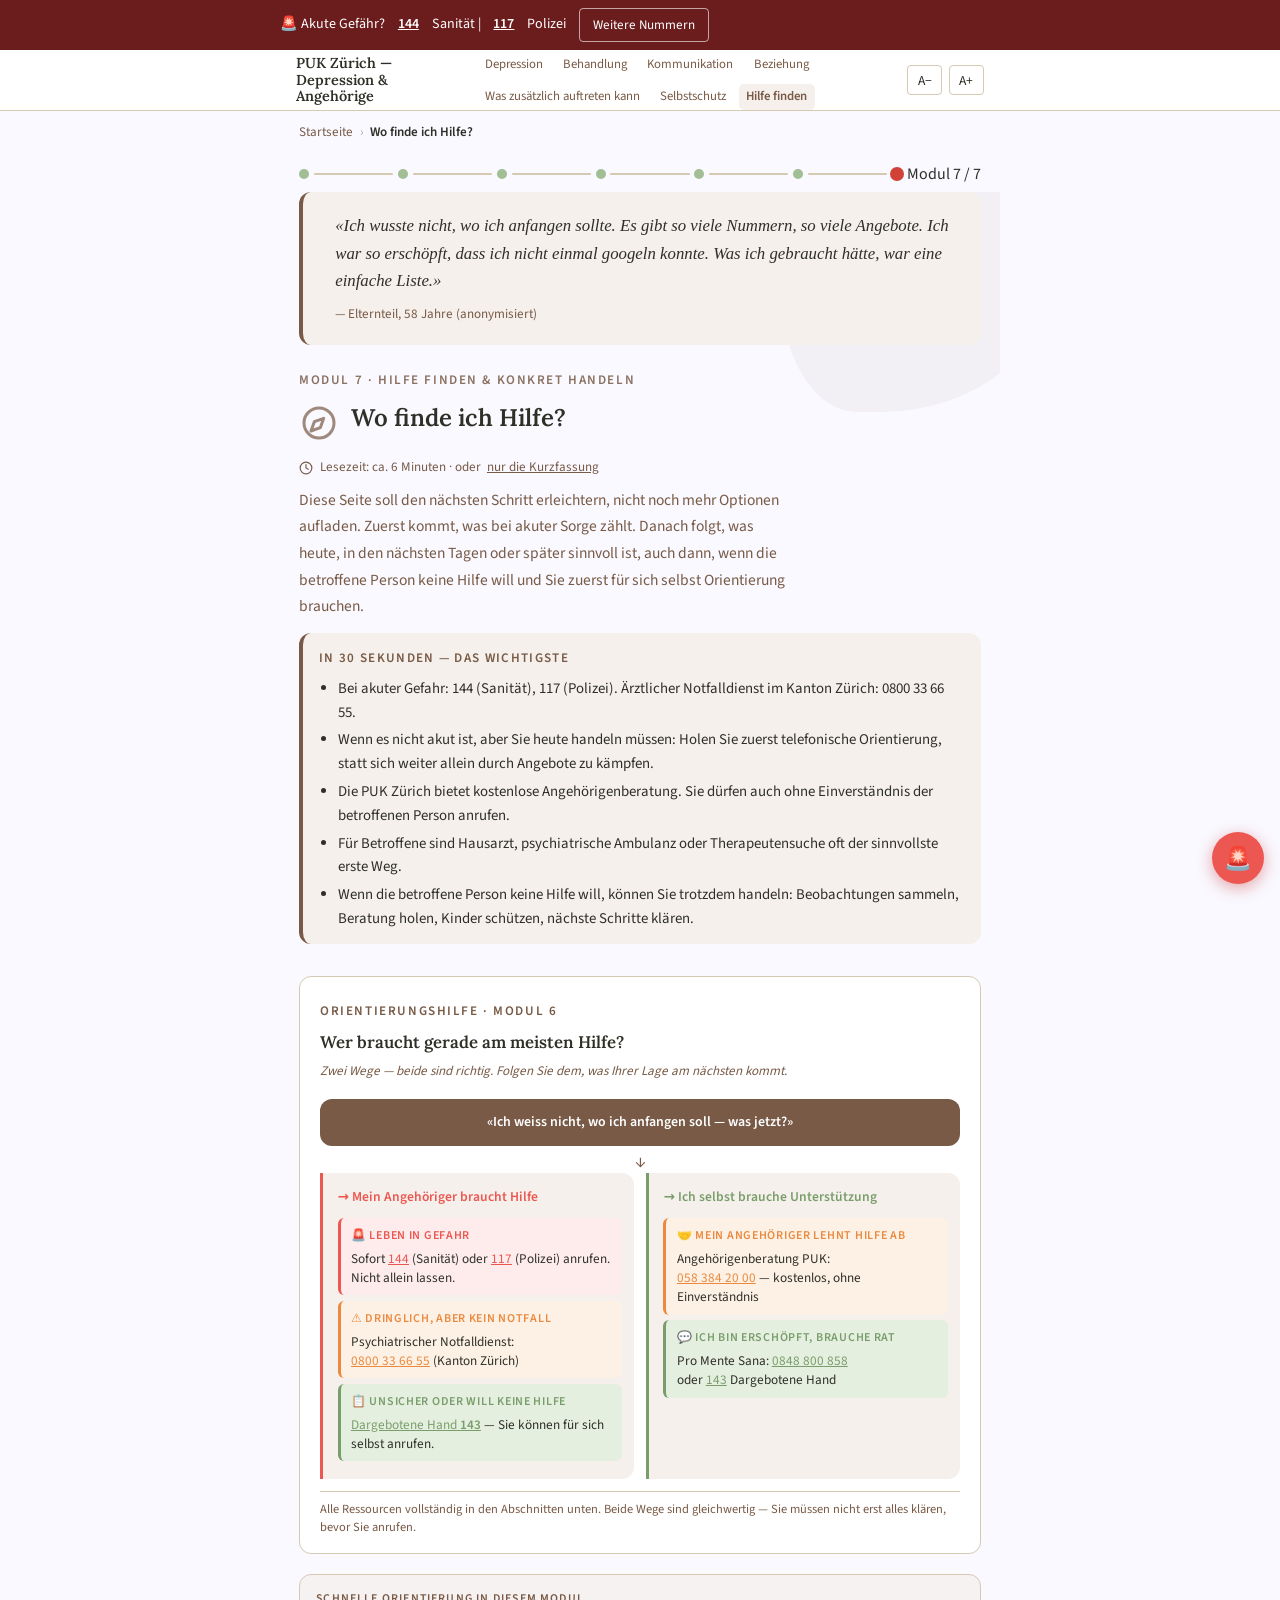
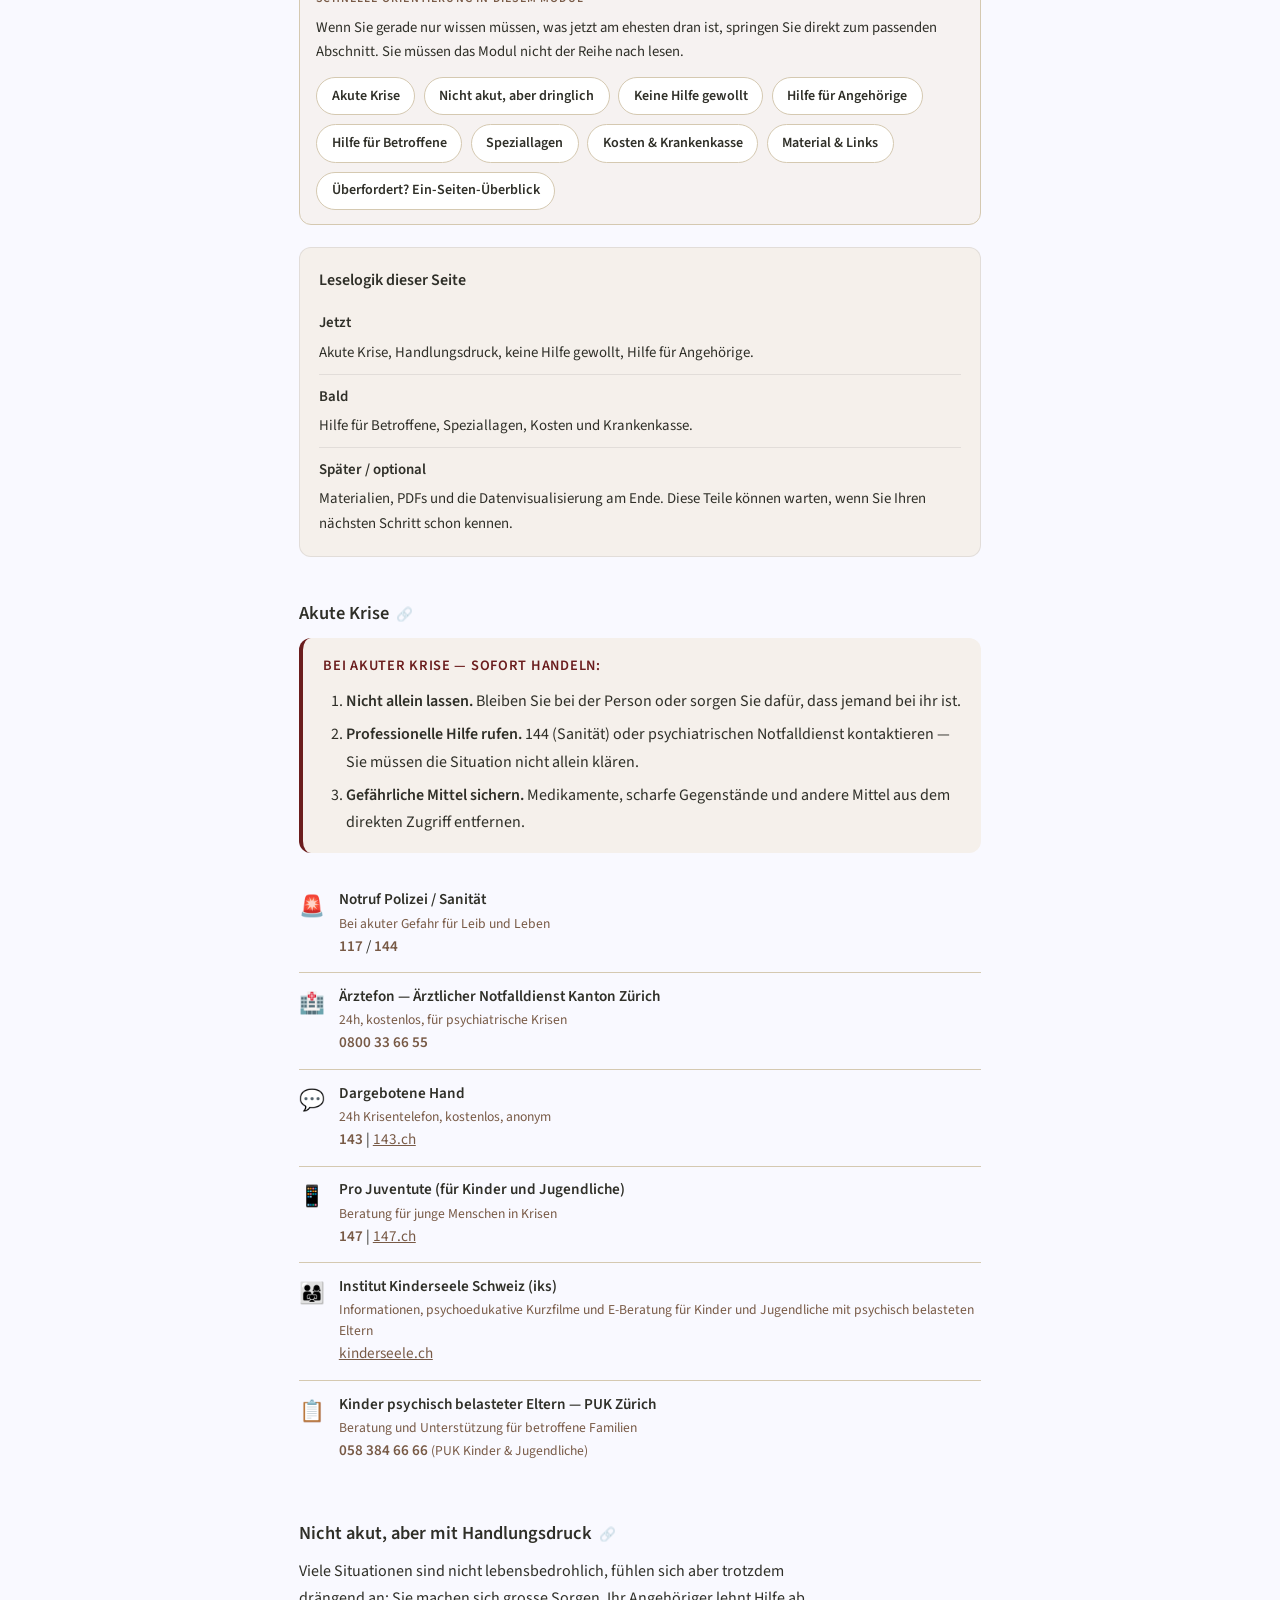
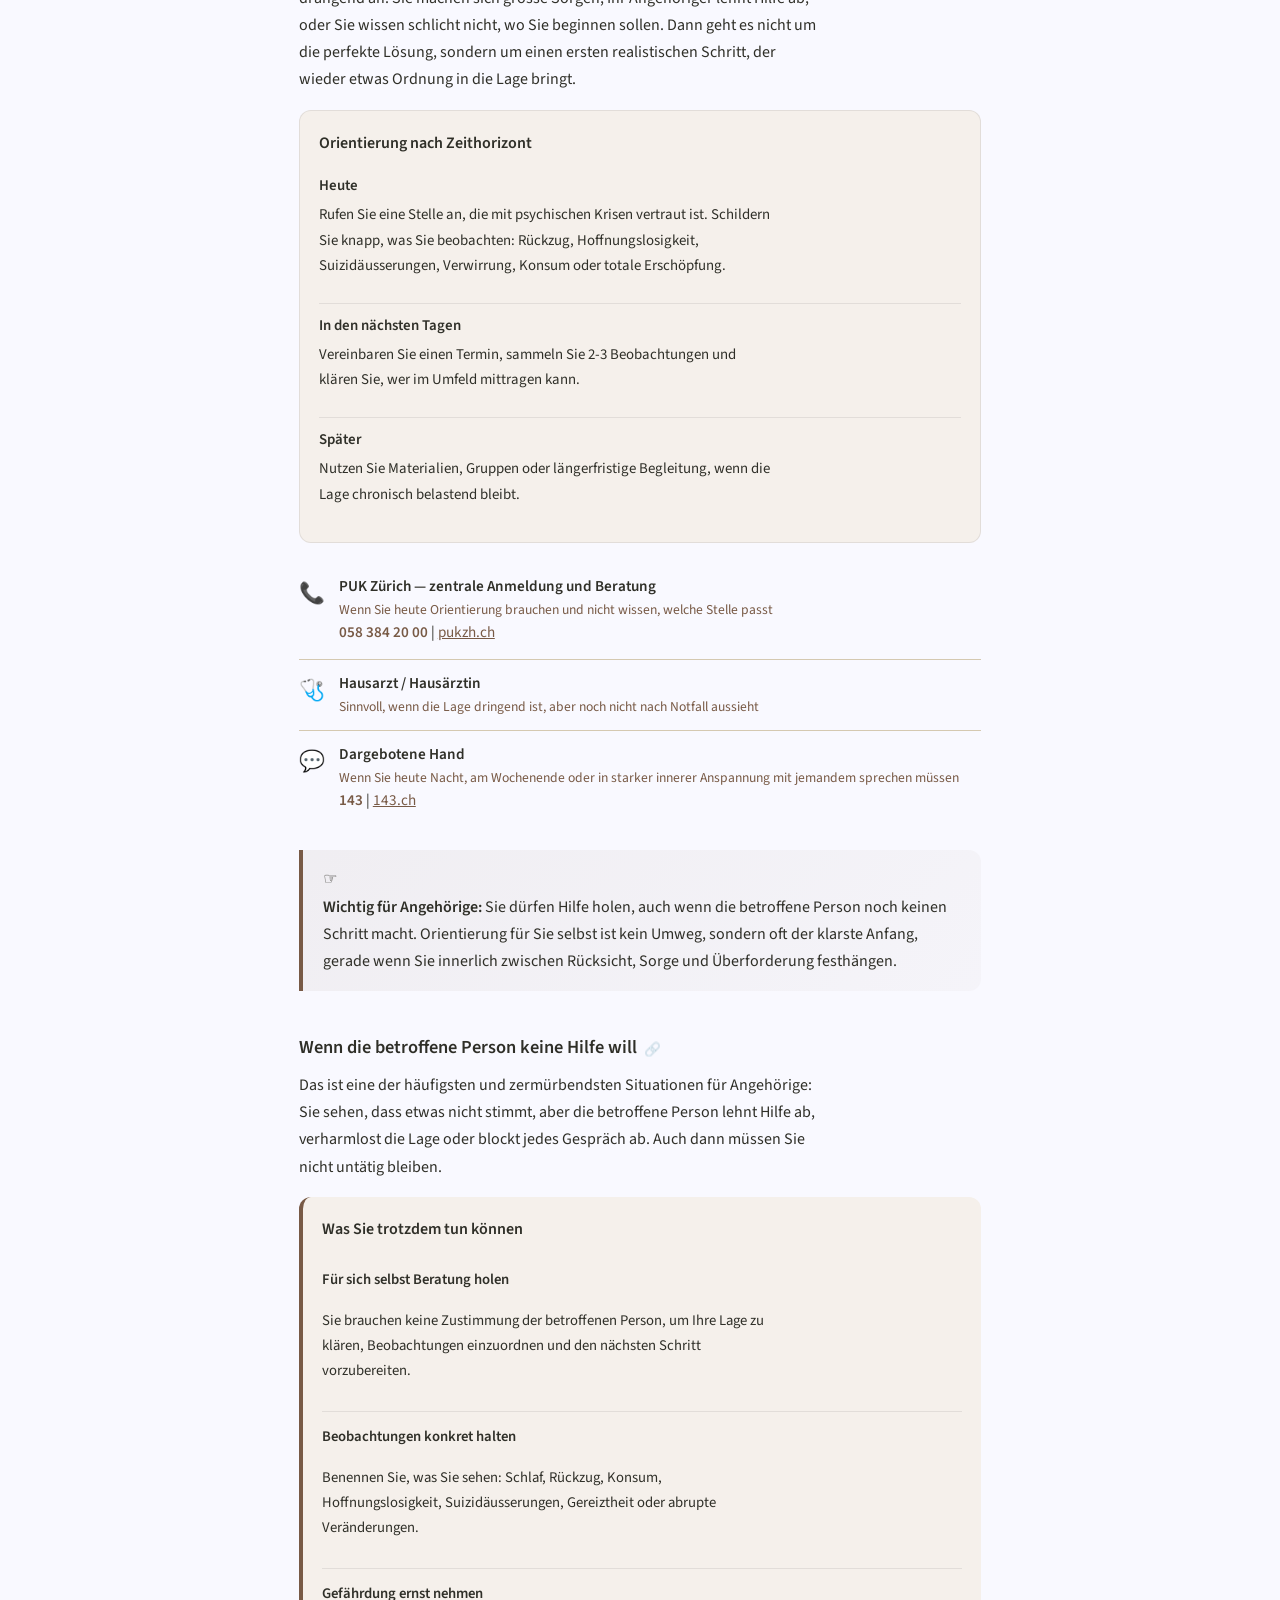
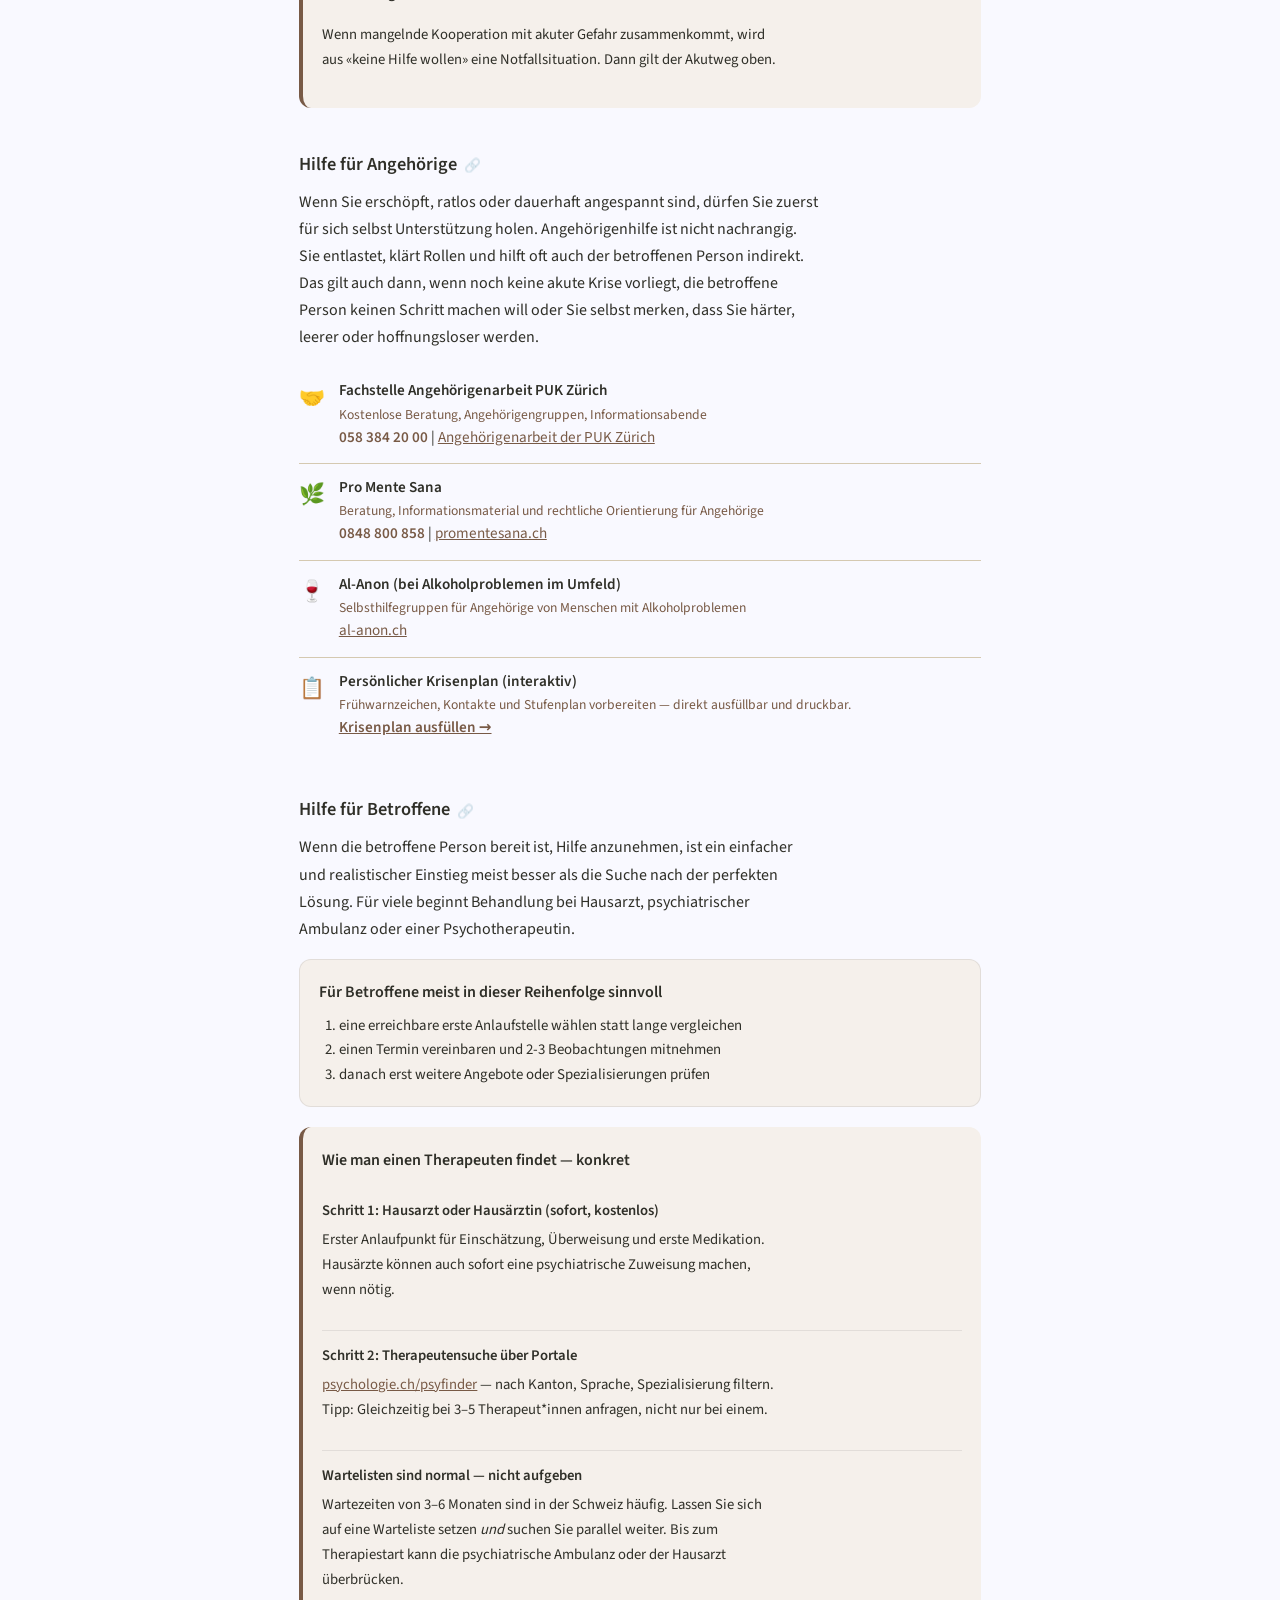
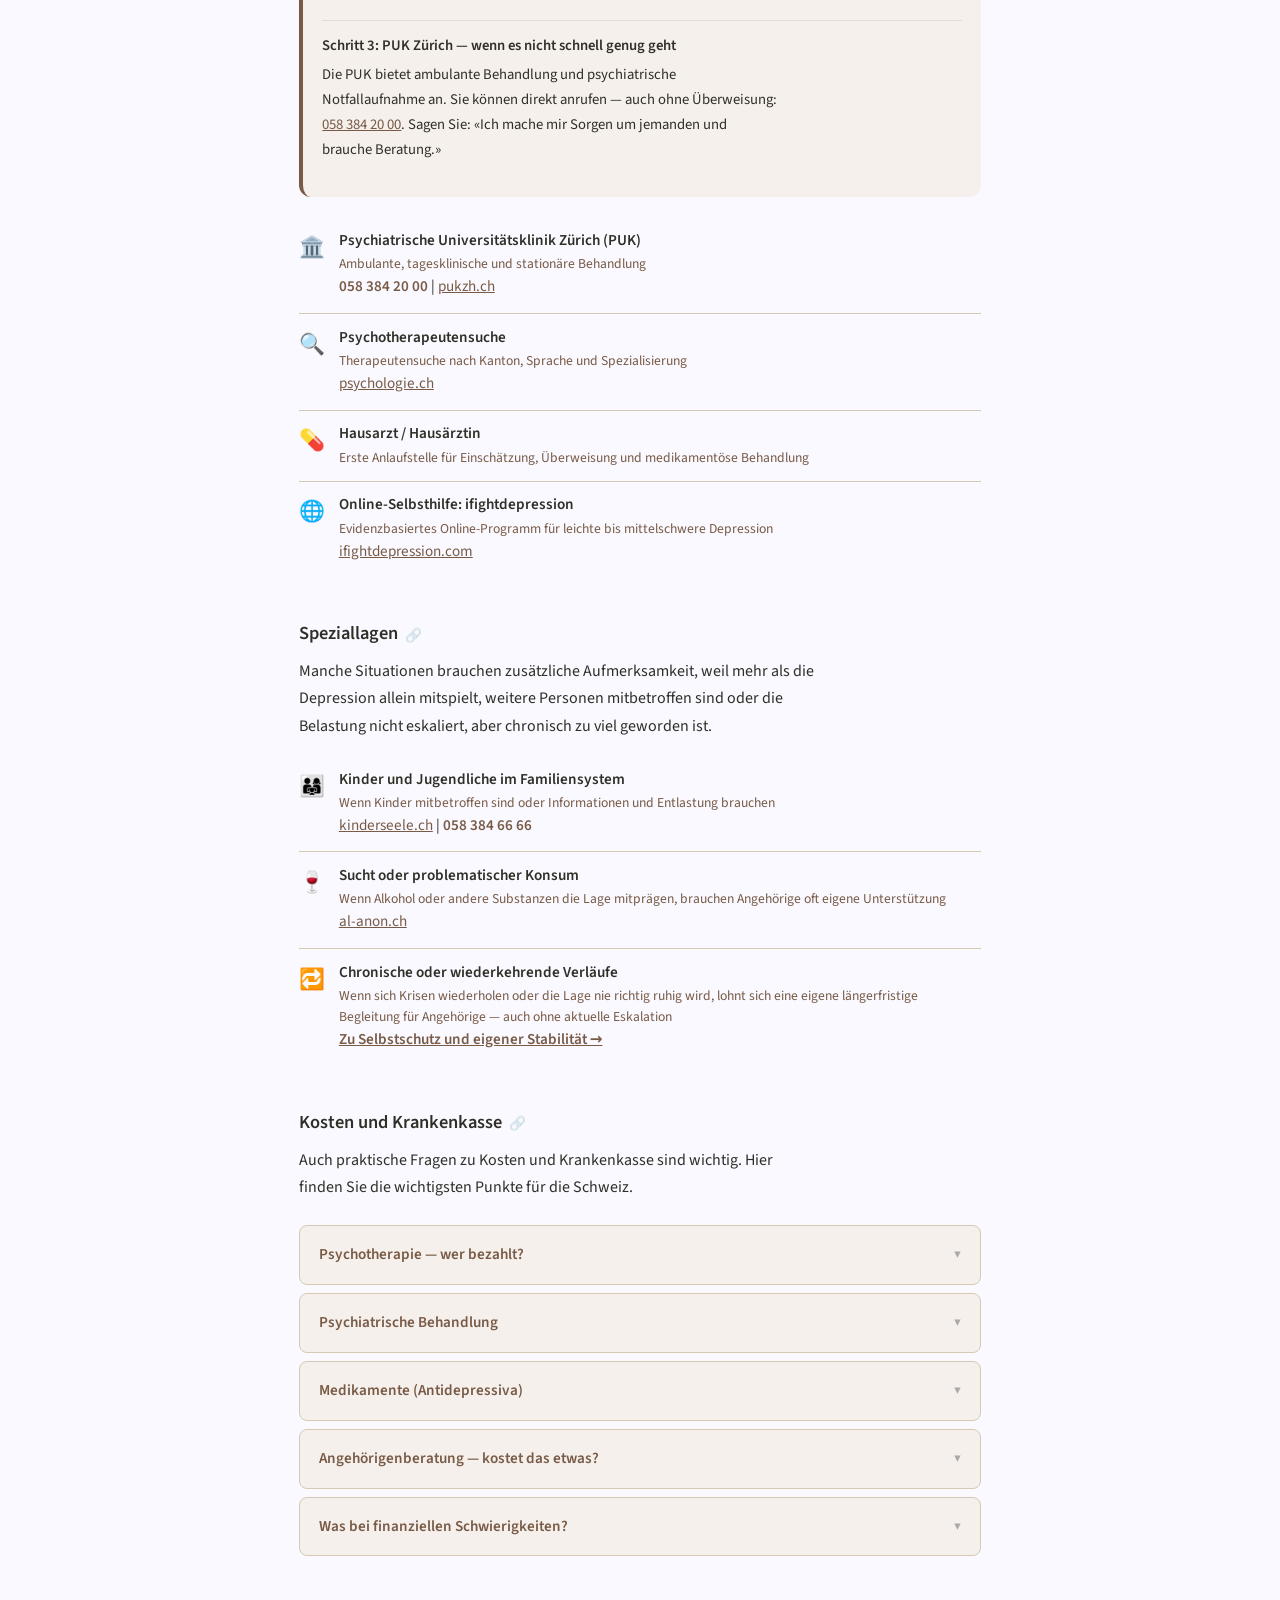
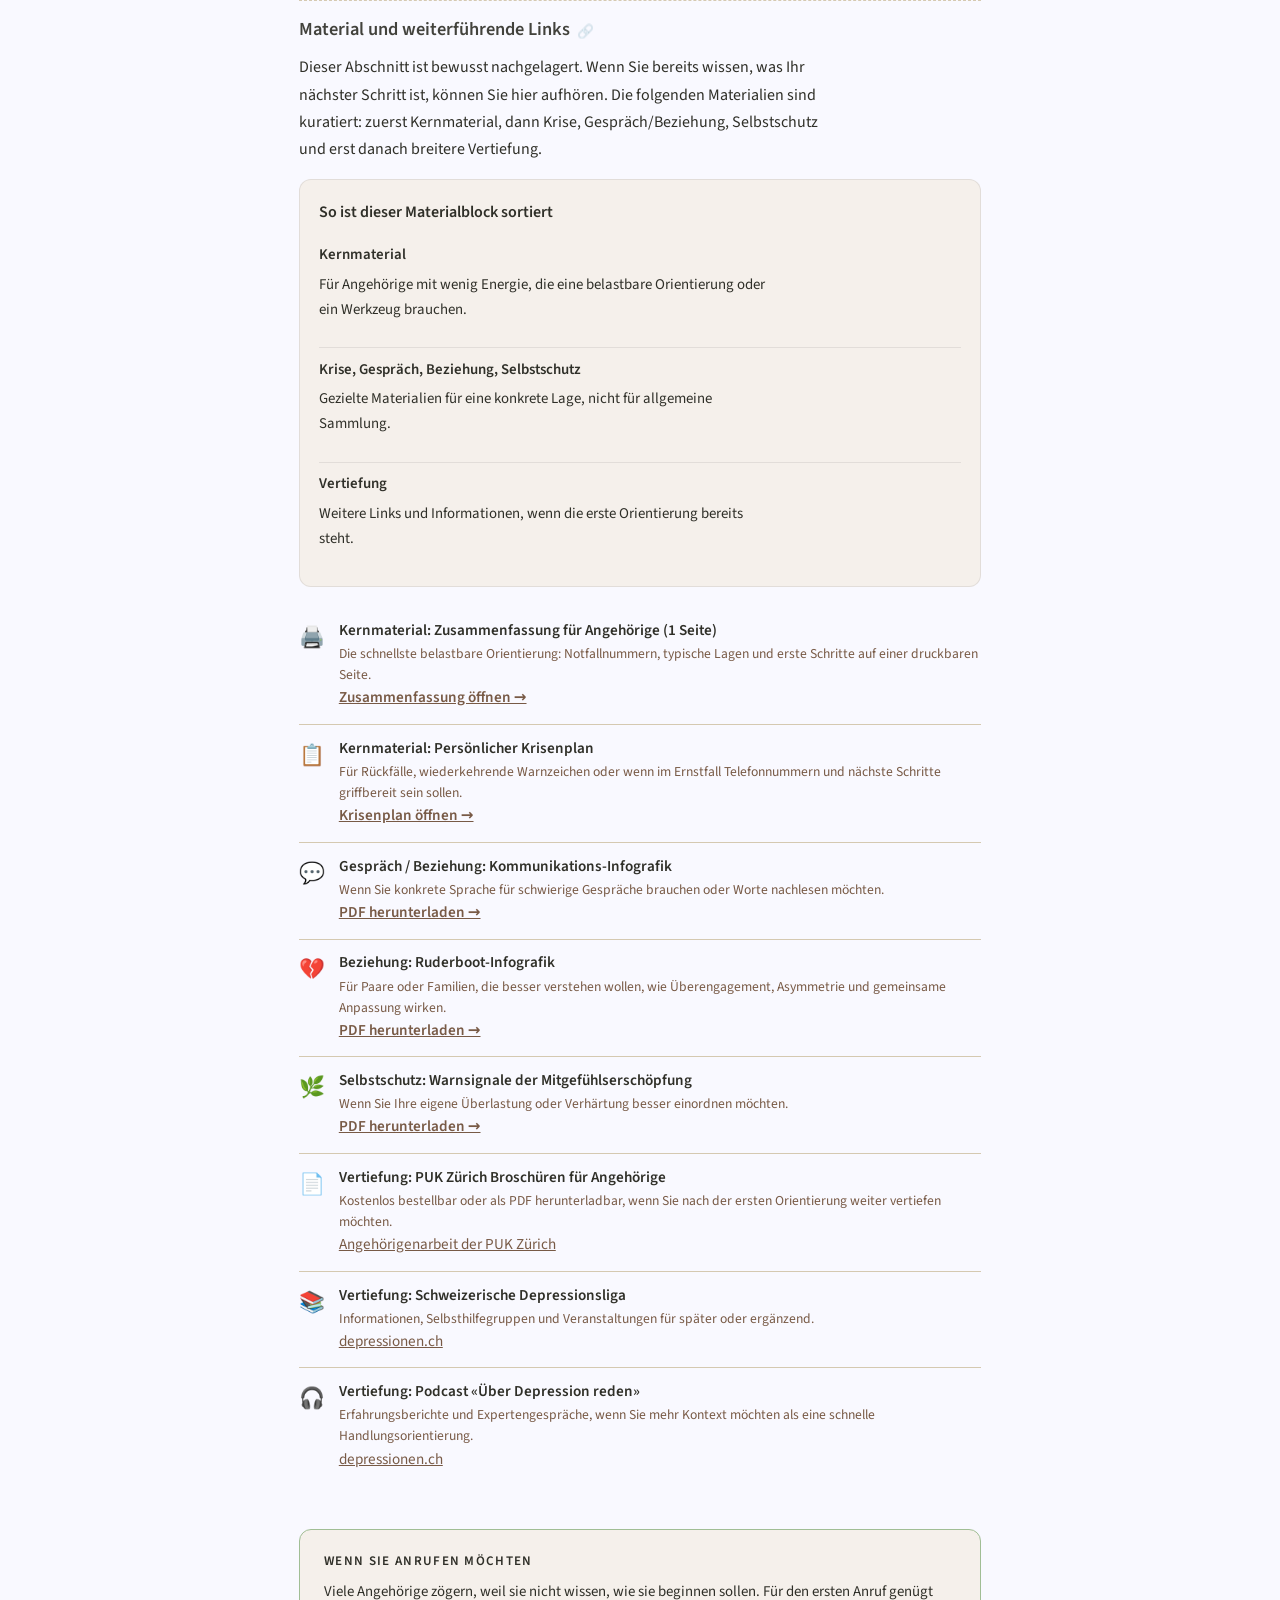
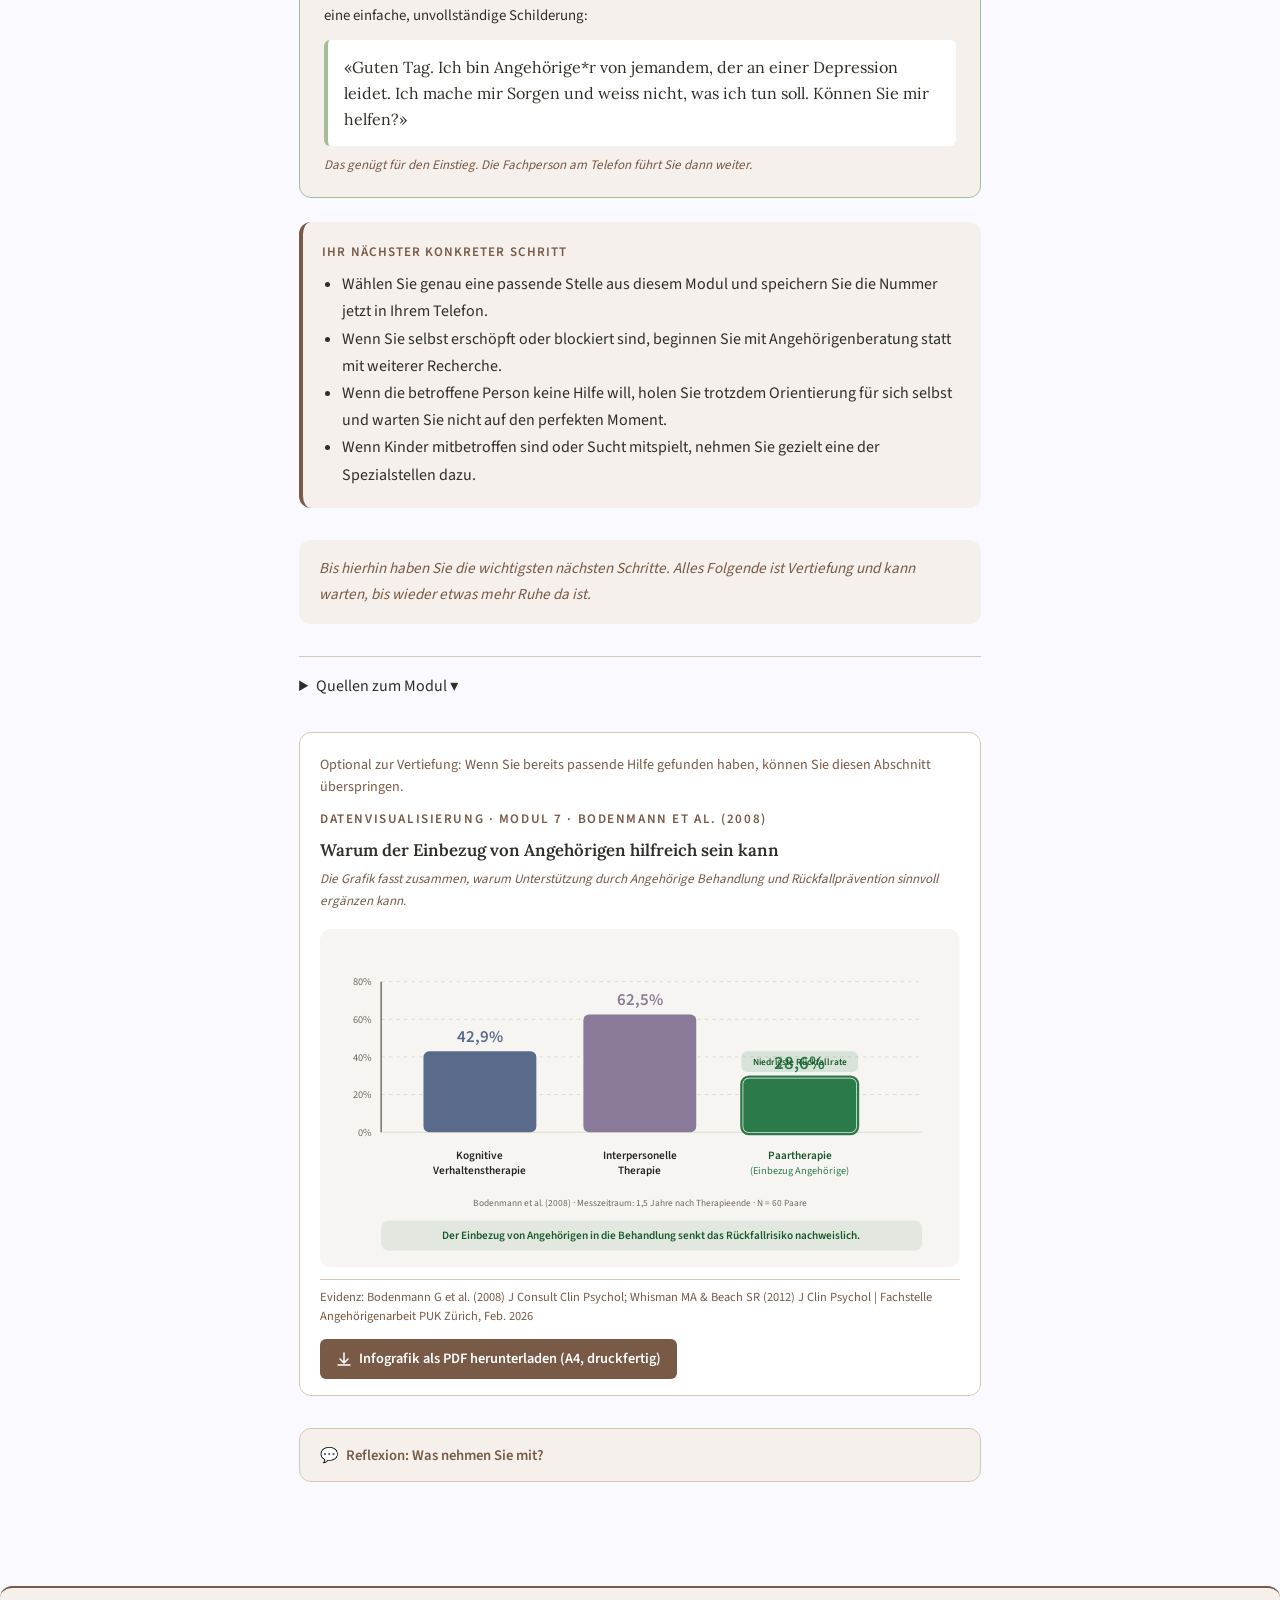
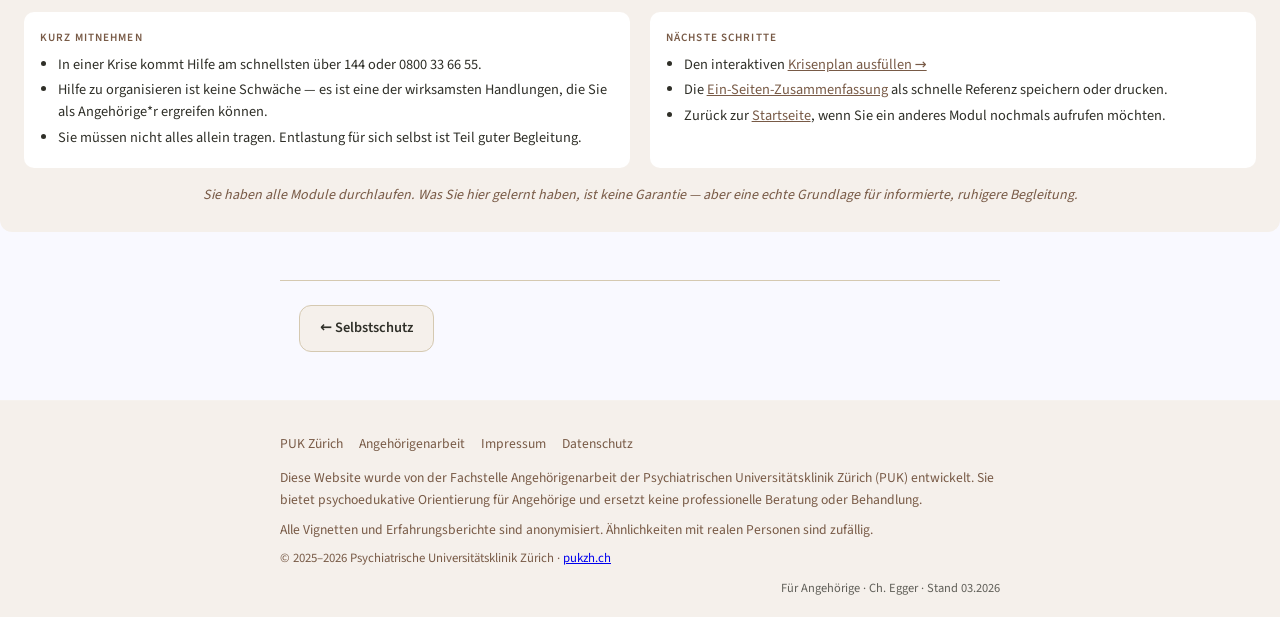
<file: m6.html>
<!DOCTYPE html>
<html lang="de">
<head>
    <meta charset="UTF-8">
    <meta name="viewport" content="width=device-width, initial-scale=1.0">
    <title>Wo finde ich Hilfe? | PUK Zürich</title>
    <meta name="description" content="Konkrete erste Schritte bei akuter Sorge, Überforderung oder wenn die betroffene Person keine Hilfe will — für Angehörige und Betroffene.">
    <meta property="og:title" content="Wo finde ich Hilfe? | PUK Zürich">
    <link rel="canonical" href="https://puk-depression-angehoerige.netlify.app/m6.html">
    <meta property="og:url" content="https://puk-depression-angehoerige.netlify.app/m6.html">
    <meta property="og:image" content="https://puk-depression-angehoerige.netlify.app/og-image.png">
    <meta property="og:description" content="Konkrete erste Schritte bei akuter Sorge, Überforderung oder wenn die betroffene Person keine Hilfe will — für Angehörige und Betroffene.">
    <meta property="og:site_name" content="PUK Zürich – Fachstelle Angehörigenarbeit">
    <meta property="og:locale" content="de_CH">
    <meta name="theme-color" content="#F9F9FF" media="(prefers-color-scheme: light)">
    <meta name="theme-color" content="#00293C" media="(prefers-color-scheme: dark)">
    <link rel="icon" href="data:image/svg+xml,<svg xmlns=%22http://www.w3.org/2000/svg%22 viewBox=%220 0 100 100%22><text y=%22.9em%22 font-size=%2290%22>🤝</text></svg>">
    <link rel="preload" as="font" href="fonts/lora-v37-latin-regular.woff2" crossorigin="anonymous">
    <link rel="preload" as="font" href="fonts/source-sans-3-v19-latin-regular.woff2" crossorigin="anonymous">
    <link rel="stylesheet" href="style.css">
    <style>
        @font-face { font-family:'Lora'; font-style:normal; font-weight:400; font-display:swap; src:url('fonts/lora-v37-latin-regular.woff2') format('woff2'); }
        @font-face { font-family:'Lora'; font-style:normal; font-weight:600; font-display:swap; src:url('fonts/lora-v37-latin-600.woff2') format('woff2'); }
        @font-face { font-family:'Source Sans 3'; font-style:normal; font-weight:400; font-display:swap; src:url('fonts/source-sans-3-v19-latin-regular.woff2') format('woff2'); }
        @font-face { font-family:'Source Sans 3'; font-style:normal; font-weight:600; font-display:swap; src:url('fonts/source-sans-3-v19-latin-600.woff2') format('woff2'); }
    </style>
</head>
<body>
<a href="#main-content" class="skip-link">Zum Inhalt springen</a>

<div class="notfall-banner" aria-label="Notfall-Informationen" role="region">
    <div class="notfall-banner-inner">
        <span>🚨 Akute Gefahr?</span>
        <a href="tel:144" style="color:#fff;font-weight:600;margin:0 .5rem;">144</a> Sanität |
        <a href="tel:117" style="color:#fff;font-weight:600;margin:0 .5rem;">117</a> Polizei
        <details class="notfall-details-wrap">
            <summary>Weitere Nummern</summary>
            <div class="notfall-extra">
                <p><strong>Ärztlicher Notfalldienst (24h):</strong></p>
                <p>Ärztefon — Ärztlicher Notfalldienst Kt. Zürich: <a href="tel:0800336655">0800 33 66 55</a></p>
                <p style="margin-top:.5rem;"><strong>Krisengespräch / emotionale Unterstützung:</strong></p>
                <p>Dargebotene Hand: <a href="tel:143">143</a> (24h, anonym, kostenlos)</p>
                <p style="margin-top:.5rem;"><strong>PUK Zürich — Anmeldung &amp; Beratung:</strong></p>
                <p>Kinder &amp; Jugendliche: <a href="tel:+41583846666">058 384 66 66</a></p>
                <p>Erwachsene (ab 18): <a href="tel:+41583842000">058 384 20 00</a></p>
                <p>Erwachsene (ab 65): <a href="tel:+41583844682">058 384 46 82</a></p>
                <p style="margin-top:.5rem;font-size:.82rem;color:rgba(255,255,255,.85);">Sie können einfach sagen: «Ich bin Angehörige*r und ich mache mir Sorgen um jemanden.» Mehr müssen Sie im ersten Moment nicht wissen.</p>
            </div>
        </details>
    </div>
</div>


<nav class="main-nav" aria-label="Hauptnavigation">
    <div class="nav-inner">
        <a href="index.html" class="nav-logo">PUK Zürich — Depression &amp; Angehörige</a>
        <ul class="nav-links" role="list">
            <li><a href="m1.html">Depression</a></li>
            <li><a href="m1b.html">Behandlung</a></li>
            <li><a href="m2.html">Kommunikation</a></li>
            <li><a href="m3.html">Beziehung</a></li>
            <li><a href="m4.html">Was zusätzlich auftreten kann</a></li>
            <li><a href="m5.html">Selbstschutz</a></li>
            <li><span class="nav-current" aria-current="page" title="Hilfe finden">Hilfe finden</span></li>

        </ul>
        <div class="nav-controls" style="display:flex;gap:.4rem;align-items:center;">
            <button class="font-toggle" id="font-smaller" aria-label="Schrift kleiner" title="Schrift kleiner">A−</button>
            <button class="font-toggle" id="font-larger" aria-label="Schrift grösser" title="Schrift grösser">A+</button>
        </div>
        <button class="hamburger" id="hamburger-btn" aria-label="Navigation öffnen" aria-expanded="false" aria-controls="mobile-menu">
            <span></span><span></span><span></span>
        </button>
    </div>
    <div class="mobile-menu" id="mobile-menu" aria-hidden="true">
        <ul role="list">
            <li><a href="index.html">Startseite</a></li>
            <li><a href="m1.html">Was ist Depression?</a></li><li><a href="m1b.html">Behandlung</a></li><li><a href="m2.html">Kommunikation</a></li><li><a href="m3.html">Beziehung</a></li><li><a href="m4.html">Was zusätzlich auftreten kann</a></li><li><a href="m5.html">Selbstschutz</a></li><li><a href="m6.html" aria-current="page">Hilfe finden</a></li>
        </ul>
    </div>
</nav>
<nav class="breadcrumb" aria-label="Breadcrumb">
    <a href="index.html">Startseite</a>
    <span class="breadcrumb-sep" aria-hidden="true">›</span>
    <span class="breadcrumb-current" aria-current="page">Wo finde ich Hilfe?</span>
</nav>
<div class="module-progress" aria-label="Fortschritt: Modul 7 von 7">
    <span class="module-progress-dot done" aria-hidden="true"></span><span class="module-progress-line" aria-hidden="true"></span><span class="module-progress-dot done" aria-hidden="true"></span><span class="module-progress-line" aria-hidden="true"></span><span class="module-progress-dot done" aria-hidden="true"></span><span class="module-progress-line" aria-hidden="true"></span><span class="module-progress-dot done" aria-hidden="true"></span><span class="module-progress-line" aria-hidden="true"></span><span class="module-progress-dot done" aria-hidden="true"></span><span class="module-progress-line" aria-hidden="true"></span><span class="module-progress-dot done" aria-hidden="true"></span><span class="module-progress-line" aria-hidden="true"></span><span class="module-progress-dot active" aria-hidden="true"></span>
    <span class="module-progress-label">Modul 7 / 7</span>
</div>
<main>
<section id="main-content" class="module blob-bg blob-bg--top-right blob-bg--m6" style="--module-color:var(--m6);">

    <div class="vignette">
        <p class="vignette-text">«Ich wusste nicht, wo ich anfangen sollte. Es gibt so viele Nummern, so viele Angebote. Ich war so erschöpft, dass ich nicht einmal googeln konnte. Was ich gebraucht hätte, war eine einfache Liste.»</p>
        <p class="vignette-source">— Elternteil, 58 Jahre (anonymisiert)</p>
    </div>

    <div class="module-header">
        <span class="eyebrow">Modul 7 · Hilfe finden &amp; konkret handeln</span>
        <div class="module-icon-header">
            <span class="icon icon-xl" aria-hidden="true"><svg><use href="icons.svg#icon-compass"/></svg></span>
            <h1 class="module-title">Wo finde ich Hilfe?</h1>
        </div>
        <p class="reading-time"><svg width="14" height="14" viewBox="0 0 24 24" fill="none" stroke="currentColor" stroke-width="2" stroke-linecap="round" stroke-linejoin="round"><circle cx="12" cy="12" r="10"/><polyline points="12 6 12 12 16 14"/></svg> Lesezeit: ca. 6 Minuten · oder <a href="#kurzfassung" style="color:inherit;text-decoration:underline;">nur die Kurzfassung</a></p>
        <p class="module-intro">Diese Seite soll den nächsten Schritt erleichtern, nicht noch mehr Optionen aufladen. Zuerst kommt, was bei akuter Sorge zählt. Danach folgt, was heute, in den nächsten Tagen oder später sinnvoll ist, auch dann, wenn die betroffene Person keine Hilfe will und Sie zuerst für sich selbst Orientierung brauchen.</p>
        <!-- Kurzfassung M6 -->
        
<div class="kurzfassung kurzfassung--subtle" id="kurzfassung">
            <p class="kurzfassung-label">In 30 Sekunden — das Wichtigste</p>
            <ul>
                <li>Bei akuter Gefahr: 144 (Sanität), 117 (Polizei). Ärztlicher Notfalldienst im Kanton Zürich: 0800 33 66 55.</li>
                <li>Wenn es nicht akut ist, aber Sie heute handeln müssen: Holen Sie zuerst telefonische Orientierung, statt sich weiter allein durch Angebote zu kämpfen.</li>
                <li>Die PUK Zürich bietet kostenlose Angehörigenberatung. Sie dürfen auch ohne Einverständnis der betroffenen Person anrufen.</li>
                <li>Für Betroffene sind Hausarzt, psychiatrische Ambulanz oder Therapeutensuche oft der sinnvollste erste Weg.</li>
                <li>Wenn die betroffene Person keine Hilfe will, können Sie trotzdem handeln: Beobachtungen sammeln, Beratung holen, Kinder schützen, nächste Schritte klären.</li>
            </ul>
        </div>

        <div class="infografik-container" style="--module-color:var(--m6);margin-bottom:1.25rem;">
              <span class="infografik-label">Orientierungshilfe · Modul 6</span>
              <p class="infografik-title">Wer braucht gerade am meisten Hilfe?</p>
              <p class="infografik-subtitle">Zwei Wege — beide sind richtig. Folgen Sie dem, was Ihrer Lage am nächsten kommt.</p>
              <div class="flowchart">
                <div class="flow-start">«Ich weiss nicht, wo ich anfangen soll — was jetzt?»</div>
                <div class="flow-arrow">↓</div>
                <div class="flow-branches">
                  <div class="flow-branch flow-branch--betroffene">
                    <p class="flow-branch-title">→ Mein Angehöriger braucht Hilfe</p>
                    <div class="flow-item flow-item--rot">
                      <span class="flow-item-label">🚨 Leben in Gefahr</span>
                      <p>Sofort <a href="tel:144">144</a> (Sanität) oder <a href="tel:117">117</a> (Polizei) anrufen. Nicht allein lassen.</p>
                    </div>
                    <div class="flow-item flow-item--orange">
                      <span class="flow-item-label">⚠️ Dringlich, aber kein Notfall</span>
                      <p>Psychiatrischer Notfalldienst:<br><a href="tel:0800336655">0800 33 66 55</a> (Kanton Zürich)</p>
                    </div>
                    <div class="flow-item flow-item--gruen">
                      <span class="flow-item-label">📋 Unsicher oder will keine Hilfe</span>
                      <p><a href="#m6-2">Dargebotene Hand <strong>143</strong></a> — Sie können für sich selbst anrufen.</p>
                    </div>
                  </div>
                  <div class="flow-branch flow-branch--ich">
                    <p class="flow-branch-title">→ Ich selbst brauche Unterstützung</p>
                    <div class="flow-item flow-item--orange">
                      <span class="flow-item-label">🤝 Mein Angehöriger lehnt Hilfe ab</span>
                      <p>Angehörigenberatung PUK:<br><a href="tel:0583842000">058 384 20 00</a> — kostenlos, ohne Einverständnis</p>
                    </div>
                    <div class="flow-item flow-item--gruen">
                      <span class="flow-item-label">💬 Ich bin erschöpft, brauche Rat</span>
                      <p>Pro Mente Sana: <a href="tel:0848800858">0848 800 858</a><br>oder <a href="tel:143">143</a> Dargebotene Hand</p>
                    </div>
                  </div>
                </div>
              </div>
              <p class="infografik-footer">Alle Ressourcen vollständig in den Abschnitten unten. Beide Wege sind gleichwertig — Sie müssen nicht erst alles klären, bevor Sie anrufen.</p>
            </div>

        <nav class="quick-choice quick-choice--compact" aria-label="Schnelle Orientierung in diesem Modul">
            <p class="quick-choice-title">Schnelle Orientierung in diesem Modul</p>
            <p class="quick-choice-intro">Wenn Sie gerade nur wissen müssen, was jetzt am ehesten dran ist, springen Sie direkt zum passenden Abschnitt. Sie müssen das Modul nicht der Reihe nach lesen.</p>
            <div class="quick-choice-links">
                <a href="#m6-1" class="quick-choice-link">Akute Krise</a>
                <a href="#m6-2" class="quick-choice-link">Nicht akut, aber dringlich</a>
                <a href="#m6-3" class="quick-choice-link">Keine Hilfe gewollt</a>
                <a href="#m6-4" class="quick-choice-link">Hilfe für Angehörige</a>
                <a href="#m6-5" class="quick-choice-link">Hilfe für Betroffene</a>
                <a href="#m6-6" class="quick-choice-link">Speziallagen</a>
                <a href="#m6-5b" class="quick-choice-link">Kosten &amp; Krankenkasse</a>
                <a href="#m6-7" class="quick-choice-link">Material &amp; Links</a>
                <a href="zusammenfassung.html" class="quick-choice-link">Überfordert? Ein-Seiten-Überblick</a>
            </div>
        </nav>
        <div class="card" style="background:var(--bg2);border:1px solid rgba(0,0,0,.08);margin:.5rem 0 1.4rem;">
            <p style="font-weight:700;margin-bottom:.45rem;">Leselogik dieser Seite</p>
            <div style="font-size:.93rem;">
                <div style="padding:.55rem 0;border-bottom:1px solid rgba(0,0,0,.08);">
                    <p style="font-weight:700;margin-bottom:.25rem;">Jetzt</p>
                    <p>Akute Krise, Handlungsdruck, keine Hilfe gewollt, Hilfe für Angehörige.</p>
                </div>
                <div style="padding:.55rem 0;border-bottom:1px solid rgba(0,0,0,.08);">
                    <p style="font-weight:700;margin-bottom:.25rem;">Bald</p>
                    <p>Hilfe für Betroffene, Speziallagen, Kosten und Krankenkasse.</p>
                </div>
                <div style="padding:.55rem 0 0;">
                    <p style="font-weight:700;margin-bottom:.25rem;">Später / optional</p>
                    <p>Materialien, PDFs und die Datenvisualisierung am Ende. Diese Teile können warten, wenn Sie Ihren nächsten Schritt schon kennen.</p>
                </div>
            </div>
        </div>

    </div>

    <div class="module-section">
        <h3 id="m6-1">Akute Krise</h3>
        <div class="krise-3step" role="region" aria-label="Sofortmassnahmen bei akuter Krise" style="background:var(--bg2);border-left:4px solid var(--danger-banner);border-radius:var(--radius);padding:1rem 1.25rem;margin-bottom:1.5rem;">
            <p style="font-weight:700;font-size:.9rem;text-transform:uppercase;letter-spacing:.05em;color:var(--danger-banner);margin:0 0 .6rem;">Bei akuter Krise — sofort handeln:</p>
            <ol style="margin:0;padding-left:1.4rem;">
                <li style="margin-bottom:.4rem;"><strong>Nicht allein lassen.</strong> Bleiben Sie bei der Person oder sorgen Sie dafür, dass jemand bei ihr ist.</li>
                <li style="margin-bottom:.4rem;"><strong>Professionelle Hilfe rufen.</strong> 144 (Sanität) oder psychiatrischen Notfalldienst kontaktieren — Sie müssen die Situation nicht allein klären.</li>
                <li><strong>Gefährliche Mittel sichern.</strong> Medikamente, scharfe Gegenstände und andere Mittel aus dem direkten Zugriff entfernen.</li>
            </ol>
        </div>
        <ul class="ressourcen-list">
            <li>
                <span style="font-size:1.3rem;" aria-hidden="true">🚨</span>
                <div>
                    <span class="res-name">Notruf Polizei / Sanität</span>
                    <span class="res-desc" style="display:block;">Bei akuter Gefahr für Leib und Leben</span>
                    <a href="tel:117" class="res-tel">117</a> / <a href="tel:144" class="res-tel">144</a>
                </div>
            </li>
            <li>
                <span style="font-size:1.3rem;" aria-hidden="true">🏥</span>
                <div>
                    <span class="res-name">Ärztefon — Ärztlicher Notfalldienst Kanton Zürich</span>
                    <span class="res-desc" style="display:block;">24h, kostenlos, für psychiatrische Krisen</span>
                    <a href="tel:0800336655" class="res-tel">0800 33 66 55</a>
                </div>
            </li>
            <li>
                <span style="font-size:1.3rem;" aria-hidden="true">💬</span>
                <div>
                    <span class="res-name">Dargebotene Hand</span>
                    <span class="res-desc" style="display:block;">24h Krisentelefon, kostenlos, anonym</span>
                    <a href="tel:143" class="res-tel">143</a> | <a href="https://www.143.ch" target="_blank" rel="noopener" style="color:var(--m6);">143.ch</a>
                </div>
            </li>
            <li>
                <span style="font-size:1.3rem;" aria-hidden="true">📱</span>
                <div>
                    <span class="res-name">Pro Juventute (für Kinder und Jugendliche)</span>
                    <span class="res-desc" style="display:block;">Beratung für junge Menschen in Krisen</span>
                    <a href="tel:147" class="res-tel">147</a> | <a href="https://www.147.ch" target="_blank" rel="noopener" style="color:var(--m6);">147.ch</a>
                </div>
            </li>
            <li>
                <span style="font-size:1.3rem;" aria-hidden="true">👨‍👩‍👧</span>
                <div>
                    <span class="res-name">Institut Kinderseele Schweiz (iks)</span>
                    <span class="res-desc" style="display:block;">Informationen, psychoedukative Kurzfilme und E-Beratung für Kinder und Jugendliche mit psychisch belasteten Eltern</span>
                    <a href="https://www.kinderseele.ch" target="_blank" rel="noopener" style="color:var(--m6);">kinderseele.ch</a>
                </div>
            </li>
            <li>
                <span style="font-size:1.3rem;" aria-hidden="true">📋</span>
                <div>
                    <span class="res-name">Kinder psychisch belasteter Eltern — PUK Zürich</span>
                    <span class="res-desc" style="display:block;">Beratung und Unterstützung für betroffene Familien</span>
                    <a href="tel:+41583846666" class="res-tel">058 384 66 66</a> <span style="font-size:.85rem;color:var(--muted);">(PUK Kinder &amp; Jugendliche)</span>
                </div>
            </li>
        </ul>
    </div>

    <div class="module-section">
        <h3 id="m6-2">Nicht akut, aber mit Handlungsdruck</h3>
        <p>Viele Situationen sind nicht lebensbedrohlich, fühlen sich aber trotzdem drängend an: Sie machen sich grosse Sorgen, Ihr Angehöriger lehnt Hilfe ab, oder Sie wissen schlicht nicht, wo Sie beginnen sollen. Dann geht es nicht um die perfekte Lösung, sondern um einen ersten realistischen Schritt, der wieder etwas Ordnung in die Lage bringt.</p>
        <div class="card" style="background:var(--bg2);border:1px solid rgba(0,0,0,.08);margin:1rem 0 1.25rem;">
            <p style="font-weight:700;margin-bottom:.45rem;">Orientierung nach Zeithorizont</p>
            <div style="font-size:.93rem;">
                <div style="padding:.55rem 0;border-bottom:1px solid rgba(0,0,0,.08);">
                    <p style="font-weight:700;margin-bottom:.25rem;">Heute</p>
                    <p>Rufen Sie eine Stelle an, die mit psychischen Krisen vertraut ist. Schildern Sie knapp, was Sie beobachten: Rückzug, Hoffnungslosigkeit, Suizidäusserungen, Verwirrung, Konsum oder totale Erschöpfung.</p>
                </div>
                <div style="padding:.55rem 0;border-bottom:1px solid rgba(0,0,0,.08);">
                    <p style="font-weight:700;margin-bottom:.25rem;">In den nächsten Tagen</p>
                    <p>Vereinbaren Sie einen Termin, sammeln Sie 2-3 Beobachtungen und klären Sie, wer im Umfeld mittragen kann.</p>
                </div>
                <div style="padding:.55rem 0 0;">
                    <p style="font-weight:700;margin-bottom:.25rem;">Später</p>
                    <p>Nutzen Sie Materialien, Gruppen oder längerfristige Begleitung, wenn die Lage chronisch belastend bleibt.</p>
                </div>
            </div>
        </div>
        <ul class="ressourcen-list">
            <li>
                <span style="font-size:1.3rem;" aria-hidden="true">📞</span>
                <div>
                    <span class="res-name">PUK Zürich — zentrale Anmeldung und Beratung</span>
                    <span class="res-desc" style="display:block;">Wenn Sie heute Orientierung brauchen und nicht wissen, welche Stelle passt</span>
                    <a href="tel:+41583842000" class="res-tel">058 384 20 00</a> | <a href="https://www.pukzh.ch" target="_blank" rel="noopener" style="color:var(--m6);">pukzh.ch</a>
                </div>
            </li>
            <li>
                <span style="font-size:1.3rem;" aria-hidden="true">🩺</span>
                <div>
                    <span class="res-name">Hausarzt / Hausärztin</span>
                    <span class="res-desc" style="display:block;">Sinnvoll, wenn die Lage dringend ist, aber noch nicht nach Notfall aussieht</span>
                </div>
            </li>
            <li>
                <span style="font-size:1.3rem;" aria-hidden="true">💬</span>
                <div>
                    <span class="res-name">Dargebotene Hand</span>
                    <span class="res-desc" style="display:block;">Wenn Sie heute Nacht, am Wochenende oder in starker innerer Anspannung mit jemandem sprechen müssen</span>
                    <a href="tel:143" class="res-tel">143</a> | <a href="https://www.143.ch" target="_blank" rel="noopener" style="color:var(--m6);">143.ch</a>
                </div>
            </li>
        </ul>
        <div class="transfer-box" style="--module-color:var(--m6);">
            <span aria-hidden="true">☞</span>
            <div>
                <strong>Wichtig für Angehörige:</strong> Sie dürfen Hilfe holen, auch wenn die betroffene Person noch keinen Schritt macht. Orientierung für Sie selbst ist kein Umweg, sondern oft der klarste Anfang, gerade wenn Sie innerlich zwischen Rücksicht, Sorge und Überforderung festhängen.
            </div>
        </div>
    </div>

    <div class="module-section">
        <h3 id="m6-3">Wenn die betroffene Person keine Hilfe will</h3>
        <p>Das ist eine der häufigsten und zermürbendsten Situationen für Angehörige: Sie sehen, dass etwas nicht stimmt, aber die betroffene Person lehnt Hilfe ab, verharmlost die Lage oder blockt jedes Gespräch ab. Auch dann müssen Sie nicht untätig bleiben.</p>
        <div class="card" style="--module-color:var(--m6);">
            <strong>Was Sie trotzdem tun können</strong>
            <div style="margin-top:.75rem;font-size:.92rem;">
                <div class="card-item">
                    <p class="card-item-title">Für sich selbst Beratung holen</p>
                    <p>Sie brauchen keine Zustimmung der betroffenen Person, um Ihre Lage zu klären, Beobachtungen einzuordnen und den nächsten Schritt vorzubereiten.</p>
                </div>
                <div class="card-item">
                    <p class="card-item-title">Beobachtungen konkret halten</p>
                    <p>Benennen Sie, was Sie sehen: Schlaf, Rückzug, Konsum, Hoffnungslosigkeit, Suizidäusserungen, Gereiztheit oder abrupte Veränderungen.</p>
                </div>
                <div class="card-item">
                    <p class="card-item-title">Gefährdung ernst nehmen</p>
                    <p>Wenn mangelnde Kooperation mit akuter Gefahr zusammenkommt, wird aus «keine Hilfe wollen» eine Notfallsituation. Dann gilt der Akutweg oben.</p>
                </div>
            </div>
        </div>
    </div>

    <div class="module-section">
        <h3 id="m6-4">Hilfe für Angehörige</h3>
        <p>Wenn Sie erschöpft, ratlos oder dauerhaft angespannt sind, dürfen Sie zuerst für sich selbst Unterstützung holen. Angehörigenhilfe ist nicht nachrangig. Sie entlastet, klärt Rollen und hilft oft auch der betroffenen Person indirekt. Das gilt auch dann, wenn noch keine akute Krise vorliegt, die betroffene Person keinen Schritt machen will oder Sie selbst merken, dass Sie härter, leerer oder hoffnungsloser werden.</p>
        <ul class="ressourcen-list">
            <li>
                <span style="font-size:1.3rem;" aria-hidden="true">🤝</span>
                <div>
                    <span class="res-name">Fachstelle Angehörigenarbeit PUK Zürich</span>
                    <span class="res-desc" style="display:block;">Kostenlose Beratung, Angehörigengruppen, Informationsabende</span>
                    <a href="tel:+41583842000" class="res-tel">058 384 20 00</a> | <a href="https://www.pukzh.ch/patienten-angehoerige/informationen-fuer-angehoerige/" target="_blank" rel="noopener" style="color:var(--m6);">Angehörigenarbeit der PUK Zürich</a>
                </div>
            </li>
            <li>
                <span style="font-size:1.3rem;" aria-hidden="true">🌿</span>
                <div>
                    <span class="res-name">Pro Mente Sana</span>
                    <span class="res-desc" style="display:block;">Beratung, Informationsmaterial und rechtliche Orientierung für Angehörige</span>
                    <a href="tel:0848800858" class="res-tel">0848 800 858</a> | <a href="https://www.promentesana.ch" target="_blank" rel="noopener" style="color:var(--m6);">promentesana.ch</a>
                </div>
            </li>
            <li>
                <span style="font-size:1.3rem;" aria-hidden="true">🍷</span>
                <div>
                    <span class="res-name">Al-Anon (bei Alkoholproblemen im Umfeld)</span>
                    <span class="res-desc" style="display:block;">Selbsthilfegruppen für Angehörige von Menschen mit Alkoholproblemen</span>
                    <a href="https://www.al-anon.ch" target="_blank" rel="noopener" style="color:var(--m6);">al-anon.ch</a>
                </div>
            </li>
            <li>
                <span style="font-size:1.3rem;" aria-hidden="true">📋</span>
                <div>
                    <span class="res-name">Persönlicher Krisenplan (interaktiv)</span>
                    <span class="res-desc" style="display:block;">Frühwarnzeichen, Kontakte und Stufenplan vorbereiten — direkt ausfüllbar und druckbar.</span>
                    <a href="krisenplan.html" style="color:var(--m6);font-weight:600;">Krisenplan ausfüllen →</a>
                </div>
            </li>
        </ul>
    </div>

    <div class="module-section">
        <h3 id="m6-5">Hilfe für Betroffene</h3>
        <p>Wenn die betroffene Person bereit ist, Hilfe anzunehmen, ist ein einfacher und realistischer Einstieg meist besser als die Suche nach der perfekten Lösung. Für viele beginnt Behandlung bei Hausarzt, psychiatrischer Ambulanz oder einer Psychotherapeutin.</p>
        <div class="card" style="background:var(--bg2);border:1px solid rgba(0,0,0,.08);margin:1rem 0 1.25rem;">
            <p style="font-weight:700;margin-bottom:.45rem;">Für Betroffene meist in dieser Reihenfolge sinnvoll</p>
            <ol style="margin:0;padding-left:1.2rem;font-size:.93rem;line-height:1.65;">
                <li>eine erreichbare erste Anlaufstelle wählen statt lange vergleichen</li>
                <li>einen Termin vereinbaren und 2-3 Beobachtungen mitnehmen</li>
                <li>danach erst weitere Angebote oder Spezialisierungen prüfen</li>
            </ol>
        </div>

        <div class="card" style="--module-color:var(--m6);margin-bottom:1.25rem;">
            <strong>Wie man einen Therapeuten findet — konkret</strong>
            <div style="margin-top:.75rem;font-size:.92rem;">
                <div class="card-item">
                    <p style="font-weight:700;margin-bottom:.25rem;">Schritt 1: Hausarzt oder Hausärztin (sofort, kostenlos)</p>
                    <p>Erster Anlaufpunkt für Einschätzung, Überweisung und erste Medikation. Hausärzte können auch sofort eine psychiatrische Zuweisung machen, wenn nötig.</p>
                </div>
                <div class="card-item">
                    <p style="font-weight:700;margin-bottom:.25rem;">Schritt 2: Therapeutensuche über Portale</p>
                    <p><a href="https://www.psychologie.ch/de/psyfinder" target="_blank" rel="noopener" style="color:var(--m6);">psychologie.ch/psyfinder</a> — nach Kanton, Sprache, Spezialisierung filtern.<br>Tipp: Gleichzeitig bei 3–5 Therapeut*innen anfragen, nicht nur bei einem.</p>
                </div>
                <div class="card-item">
                    <p style="font-weight:700;margin-bottom:.25rem;">Wartelisten sind normal — nicht aufgeben</p>
                    <p>Wartezeiten von 3–6 Monaten sind in der Schweiz häufig. Lassen Sie sich auf eine Warteliste setzen <em>und</em> suchen Sie parallel weiter. Bis zum Therapiestart kann die psychiatrische Ambulanz oder der Hausarzt überbrücken.</p>
                </div>
                <div class="card-item">
                    <p style="font-weight:700;margin-bottom:.25rem;">Schritt 3: PUK Zürich — wenn es nicht schnell genug geht</p>
                    <p>Die PUK bietet ambulante Behandlung und psychiatrische Notfallaufnahme an. Sie können direkt anrufen — auch ohne Überweisung: <a href="tel:+41583842000" style="color:var(--m6);">058 384 20 00</a>. Sagen Sie: «Ich mache mir Sorgen um jemanden und brauche Beratung.»</p>
                </div>
            </div>
        </div>
        <ul class="ressourcen-list">
            <li>
                <span style="font-size:1.3rem;" aria-hidden="true">🏛️</span>
                <div>
                    <span class="res-name">Psychiatrische Universitätsklinik Zürich (PUK)</span>
                    <span class="res-desc" style="display:block;">Ambulante, tagesklinische und stationäre Behandlung</span>
                    <a href="tel:+41583842000" class="res-tel">058 384 20 00</a> | <a href="https://www.pukzh.ch" target="_blank" rel="noopener" style="color:var(--m6);">pukzh.ch</a>
                </div>
            </li>
            <li>
                <span style="font-size:1.3rem;" aria-hidden="true">🔍</span>
                <div>
                    <span class="res-name">Psychotherapeutensuche</span>
                    <span class="res-desc" style="display:block;">Therapeutensuche nach Kanton, Sprache und Spezialisierung</span>
                    <a href="https://www.psychologie.ch/de/psyfinder" target="_blank" rel="noopener" style="color:var(--m6);">psychologie.ch</a>
                </div>
            </li>
            <li>
                <span style="font-size:1.3rem;" aria-hidden="true">💊</span>
                <div>
                    <span class="res-name">Hausarzt / Hausärztin</span>
                    <span class="res-desc" style="display:block;">Erste Anlaufstelle für Einschätzung, Überweisung und medikamentöse Behandlung</span>
                </div>
            </li>
            <li>
                <span style="font-size:1.3rem;" aria-hidden="true">🌐</span>
                <div>
                    <span class="res-name">Online-Selbsthilfe: ifightdepression</span>
                    <span class="res-desc" style="display:block;">Evidenzbasiertes Online-Programm für leichte bis mittelschwere Depression</span>
                    <a href="https://www.ifightdepression.com/de/" target="_blank" rel="noopener" style="color:var(--m6);">ifightdepression.com</a>
                </div>
            </li>
        </ul>
    </div>

    <div class="module-section">
        <h3 id="m6-6">Speziallagen</h3>
        <p>Manche Situationen brauchen zusätzliche Aufmerksamkeit, weil mehr als die Depression allein mitspielt, weitere Personen mitbetroffen sind oder die Belastung nicht eskaliert, aber chronisch zu viel geworden ist.</p>
        <ul class="ressourcen-list">
            <li>
                <span style="font-size:1.3rem;" aria-hidden="true">👨‍👩‍👧</span>
                <div>
                    <span class="res-name">Kinder und Jugendliche im Familiensystem</span>
                    <span class="res-desc" style="display:block;">Wenn Kinder mitbetroffen sind oder Informationen und Entlastung brauchen</span>
                    <a href="https://www.kinderseele.ch" target="_blank" rel="noopener" style="color:var(--m6);">kinderseele.ch</a> | <a href="tel:+41583846666" class="res-tel">058 384 66 66</a>
                </div>
            </li>
            <li>
                <span style="font-size:1.3rem;" aria-hidden="true">🍷</span>
                <div>
                    <span class="res-name">Sucht oder problematischer Konsum</span>
                    <span class="res-desc" style="display:block;">Wenn Alkohol oder andere Substanzen die Lage mitprägen, brauchen Angehörige oft eigene Unterstützung</span>
                    <a href="https://www.al-anon.ch" target="_blank" rel="noopener" style="color:var(--m6);">al-anon.ch</a>
                </div>
            </li>
            <li>
                <span style="font-size:1.3rem;" aria-hidden="true">🔁</span>
                <div>
                    <span class="res-name">Chronische oder wiederkehrende Verläufe</span>
                    <span class="res-desc" style="display:block;">Wenn sich Krisen wiederholen oder die Lage nie richtig ruhig wird, lohnt sich eine eigene längerfristige Begleitung für Angehörige — auch ohne aktuelle Eskalation</span>
                    <a href="m5.html" style="color:var(--m6);font-weight:600;">Zu Selbstschutz und eigener Stabilität →</a>
                </div>
            </li>
        </ul>
    </div>

    <div class="module-section">
        <h3 id="m6-5b">Kosten und Krankenkasse</h3>

        <p>Auch praktische Fragen zu Kosten und Krankenkasse sind wichtig. Hier finden Sie die wichtigsten Punkte für die Schweiz.</p>

        <!-- INTERAKTIV: Akkordeon-FAQ zu Kosten -->
        <div style="display:flex;flex-direction:column;gap:.5rem;margin:1.5rem 0;">

            <details style="background:var(--bg2);border:1px solid var(--border);border-radius:8px;overflow:hidden;">
                <summary style="padding:1rem 1.2rem;cursor:pointer;font-weight:600;font-size:.95rem;color:var(--m6);list-style:none;display:flex;justify-content:space-between;align-items:center;">Psychotherapie — wer bezahlt?<span style="font-size:.8rem;color:#aaa;">▾</span></summary>
                <div style="padding:0 1.2rem 1rem;font-size:.9rem;line-height:1.6;">
                    <p>Seit dem <strong>Anordnungsmodell (Juli 2022)</strong> wird psychologische Psychotherapie von der <strong>Grundversicherung</strong> übernommen — wenn sie von einer Ärztin oder einem Arzt angeordnet wird (z.B. Hausarzt oder Psychiater). Für die ersten 15 Sitzungen genügt eine ärztliche Anordnung. Danach muss die Krankenkasse eine Kostengutsprache erteilen.</p>
                    <p><strong>Was Sie beachten sollten:</strong> Es gilt Franchise und Selbstbehalt (10%). Fragen Sie bei der Krankenkasse nach, ob der/die gewählte Therapeut*in zugelassen ist.</p>
                </div>
            </details>

            <details style="background:var(--bg2);border:1px solid var(--border);border-radius:8px;overflow:hidden;">
                <summary style="padding:1rem 1.2rem;cursor:pointer;font-weight:600;font-size:.95rem;color:var(--m6);list-style:none;display:flex;justify-content:space-between;align-items:center;">Psychiatrische Behandlung<span style="font-size:.8rem;color:#aaa;">▾</span></summary>
                <div style="padding:0 1.2rem 1rem;font-size:.9rem;line-height:1.6;">
                    <p>Psychiatrische Behandlung (durch Fachärzt*innen für Psychiatrie) wird über die Grundversicherung abgedeckt — ambulant, tagesklinisch und stationär. Es gelten Franchise und Selbstbehalt.</p>
                </div>
            </details>

            <details style="background:var(--bg2);border:1px solid var(--border);border-radius:8px;overflow:hidden;">
                <summary style="padding:1rem 1.2rem;cursor:pointer;font-weight:600;font-size:.95rem;color:var(--m6);list-style:none;display:flex;justify-content:space-between;align-items:center;">Medikamente (Antidepressiva)<span style="font-size:.8rem;color:#aaa;">▾</span></summary>
                <div style="padding:0 1.2rem 1rem;font-size:.9rem;line-height:1.6;">
                    <p>Antidepressiva, die auf der Spezialitätenliste stehen, werden von der Grundversicherung übernommen. Das trifft auf die meisten gängigen Antidepressiva zu.</p>
                </div>
            </details>

            <details style="background:var(--bg2);border:1px solid var(--border);border-radius:8px;overflow:hidden;">
                <summary style="padding:1rem 1.2rem;cursor:pointer;font-weight:600;font-size:.95rem;color:var(--m6);list-style:none;display:flex;justify-content:space-between;align-items:center;">Angehörigenberatung — kostet das etwas?<span style="font-size:.8rem;color:#aaa;">▾</span></summary>
                <div style="padding:0 1.2rem 1rem;font-size:.9rem;line-height:1.6;">
                    <p>Die <strong>Angehörigenberatung der PUK Zürich ist kostenlos</strong> — keine Überweisung nötig, kein Einverständnis des Betroffenen erforderlich. Ebenso die Dargebotene Hand (143) und Pro Mente Sana.</p>
                    <p>Wenn Sie selbst eine Psychotherapie brauchen (was bei chronischer Belastung sinnvoll sein kann), gelten dieselben Regeln wie oben: ärztliche Anordnung → Grundversicherung.</p>
                </div>
            </details>

            <details style="background:var(--bg2);border:1px solid var(--border);border-radius:8px;overflow:hidden;">
                <summary style="padding:1rem 1.2rem;cursor:pointer;font-weight:600;font-size:.95rem;color:var(--m6);list-style:none;display:flex;justify-content:space-between;align-items:center;">Was bei finanziellen Schwierigkeiten?<span style="font-size:.8rem;color:#aaa;">▾</span></summary>
                <div style="padding:0 1.2rem 1rem;font-size:.9rem;line-height:1.6;">
                    <p>Wenn Franchise und Selbstbehalt ein Problem sind, gibt es Möglichkeiten: Prämienverbilligung beantragen, bei der Gemeinde nach Unterstützung fragen, oder die Pro Infirmis kontaktieren. Depression kann auch ein Grund für IV-Leistungen sein — lassen Sie sich beraten.</p>
                </div>
            </details>

        </div>
    </div>

    <div class="module-section section-secondary">
        <h3 id="m6-7">Material und weiterführende Links</h3>
        <p>Dieser Abschnitt ist bewusst nachgelagert. Wenn Sie bereits wissen, was Ihr nächster Schritt ist, können Sie hier aufhören. Die folgenden Materialien sind kuratiert: zuerst Kernmaterial, dann Krise, Gespräch/Beziehung, Selbstschutz und erst danach breitere Vertiefung.</p>
        <div class="card" style="background:var(--bg2);border:1px solid rgba(0,0,0,.08);margin:1rem 0 1.25rem;">
            <p style="font-weight:700;margin-bottom:.45rem;">So ist dieser Materialblock sortiert</p>
            <div style="font-size:.93rem;">
                <div style="padding:.55rem 0;border-bottom:1px solid rgba(0,0,0,.08);">
                    <p style="font-weight:700;margin-bottom:.25rem;">Kernmaterial</p>
                    <p>Für Angehörige mit wenig Energie, die eine belastbare Orientierung oder ein Werkzeug brauchen.</p>
                </div>
                <div style="padding:.55rem 0;border-bottom:1px solid rgba(0,0,0,.08);">
                    <p style="font-weight:700;margin-bottom:.25rem;">Krise, Gespräch, Beziehung, Selbstschutz</p>
                    <p>Gezielte Materialien für eine konkrete Lage, nicht für allgemeine Sammlung.</p>
                </div>
                <div style="padding:.55rem 0 0;">
                    <p style="font-weight:700;margin-bottom:.25rem;">Vertiefung</p>
                    <p>Weitere Links und Informationen, wenn die erste Orientierung bereits steht.</p>
                </div>
            </div>
        </div>
        <ul class="ressourcen-list">
            <li>
                <span style="font-size:1.3rem;" aria-hidden="true">🖨️</span>
                <div>
                    <span class="res-name">Kernmaterial: Zusammenfassung für Angehörige (1 Seite)</span>
                    <span class="res-desc" style="display:block;">Die schnellste belastbare Orientierung: Notfallnummern, typische Lagen und erste Schritte auf einer druckbaren Seite.</span>
                    <a href="zusammenfassung.html" style="color:var(--m6);font-weight:600;">Zusammenfassung öffnen →</a>
                </div>
            </li>
            <li>
                <span style="font-size:1.3rem;" aria-hidden="true">📋</span>
                <div>
                    <span class="res-name">Kernmaterial: Persönlicher Krisenplan</span>
                    <span class="res-desc" style="display:block;">Für Rückfälle, wiederkehrende Warnzeichen oder wenn im Ernstfall Telefonnummern und nächste Schritte griffbereit sein sollen.</span>
                    <a href="krisenplan.html" style="color:var(--m6);font-weight:600;">Krisenplan öffnen →</a>
                </div>
            </li>
            <li>
                <span style="font-size:1.3rem;" aria-hidden="true">💬</span>
                <div>
                    <span class="res-name">Gespräch / Beziehung: Kommunikations-Infografik</span>
                    <span class="res-desc" style="display:block;">Wenn Sie konkrete Sprache für schwierige Gespräche brauchen oder Worte nachlesen möchten.</span>
                    <a href="puk-infografik-kommunikation.pdf" download style="color:var(--m6);font-weight:600;">PDF herunterladen →</a>
                </div>
            </li>
            <li>
                <span style="font-size:1.3rem;" aria-hidden="true">💔</span>
                <div>
                    <span class="res-name">Beziehung: Ruderboot-Infografik</span>
                    <span class="res-desc" style="display:block;">Für Paare oder Familien, die besser verstehen wollen, wie Überengagement, Asymmetrie und gemeinsame Anpassung wirken.</span>
                    <a href="puk-infografik-ruderboot.pdf" download style="color:var(--m6);font-weight:600;">PDF herunterladen →</a>
                </div>
            </li>
            <li>
                <span style="font-size:1.3rem;" aria-hidden="true">🌿</span>
                <div>
                    <span class="res-name">Selbstschutz: Warnsignale der Mitgefühlserschöpfung</span>
                    <span class="res-desc" style="display:block;">Wenn Sie Ihre eigene Überlastung oder Verhärtung besser einordnen möchten.</span>
                    <a href="puk-infografik-warnsignale.pdf" download style="color:var(--m6);font-weight:600;">PDF herunterladen →</a>
                </div>
            </li>
            <li>
                <span style="font-size:1.3rem;" aria-hidden="true">📄</span>
                <div>
                    <span class="res-name">Vertiefung: PUK Zürich Broschüren für Angehörige</span>
                    <span class="res-desc" style="display:block;">Kostenlos bestellbar oder als PDF herunterladbar, wenn Sie nach der ersten Orientierung weiter vertiefen möchten.</span>
                    <a href="https://www.pukzh.ch/patienten-angehoerige/informationen-fuer-angehoerige/" target="_blank" rel="noopener" style="color:var(--m6);">Angehörigenarbeit der PUK Zürich</a>
                </div>
            </li>
            <li>
                <span style="font-size:1.3rem;" aria-hidden="true">📚</span>
                <div>
                    <span class="res-name">Vertiefung: Schweizerische Depressionsliga</span>
                    <span class="res-desc" style="display:block;">Informationen, Selbsthilfegruppen und Veranstaltungen für später oder ergänzend.</span>
                    <a href="https://www.depressionen.ch" target="_blank" rel="noopener" style="color:var(--m6);">depressionen.ch</a>
                </div>
            </li>
            <li>
                <span style="font-size:1.3rem;" aria-hidden="true">🎧</span>
                <div>
                    <span class="res-name">Vertiefung: Podcast «Über Depression reden»</span>
                    <span class="res-desc" style="display:block;">Erfahrungsberichte und Expertengespräche, wenn Sie mehr Kontext möchten als eine schnelle Handlungsorientierung.</span>
                    <a href="https://www.depressionen.ch" target="_blank" rel="noopener" style="color:var(--m6);">depressionen.ch</a>
                </div>
            </li>
        </ul>
    </div>

    <div class="call-helper">
        <p class="call-helper-label">Wenn Sie anrufen möchten</p>
        <p class="call-helper-intro">Viele Angehörige zögern, weil sie nicht wissen, wie sie beginnen sollen. Für den ersten Anruf genügt eine einfache, unvollständige Schilderung:</p>
        <p class="call-helper-script">«Guten Tag. Ich bin Angehörige*r von jemandem, der an einer Depression leidet. Ich mache mir Sorgen und weiss nicht, was ich tun soll. Können Sie mir helfen?»</p>
        <p class="call-helper-note">Das genügt für den Einstieg. Die Fachperson am Telefon führt Sie dann weiter.</p>
    </div>

    <div class="card action-box" style="--module-color:var(--m6);border-left:4px solid var(--module-color);">
        <p class="section-label" style="margin-bottom:.5rem;">Ihr nächster konkreter Schritt</p>
        <ul style="margin:0;padding-left:1.2rem;">
            <li>Wählen Sie genau eine passende Stelle aus diesem Modul und speichern Sie die Nummer jetzt in Ihrem Telefon.</li>
            <li>Wenn Sie selbst erschöpft oder blockiert sind, beginnen Sie mit Angehörigenberatung statt mit weiterer Recherche.</li>
            <li>Wenn die betroffene Person keine Hilfe will, holen Sie trotzdem Orientierung für sich selbst und warten Sie nicht auf den perfekten Moment.</li>
            <li>Wenn Kinder mitbetroffen sind oder Sucht mitspielt, nehmen Sie gezielt eine der Spezialstellen dazu.</li>
        </ul>
    </div>

    <p class="bridge-text">Bis hierhin haben Sie die wichtigsten nächsten Schritte. Alles Folgende ist Vertiefung und kann warten, bis wieder etwas mehr Ruhe da ist.</p>

    <details class="sources" aria-label="Quellenangaben Modul 7">
        <summary class="sources-toggle">Quellen zum Modul <span class="src-chevron" aria-hidden="true">▾</span></summary>
        <div class="sources-body"><ol>
            <li id="m6-q1">Psychiatrische Universitätsklinik Zürich (2024). <em>Angehörigenarbeit.</em> <a href="https://www.pukzh.ch/patienten-angehoerige/informationen-fuer-angehoerige/" target="_blank" rel="noopener">www.pukzh.ch/patienten-angehoerige/informationen-fuer-angehoerige/</a></li>
            <li id="m6-q2">Schweizerische Depressionsliga (2024). <em>Informationen für Angehörige.</em> <a href="https://www.depressionen.ch" target="_blank" rel="noopener">depressionen.ch</a></li>
            <li id="m6-q3">Pro Mente Sana (2024). <em>Beratungsangebote.</em> <a href="https://www.promentesana.ch" target="_blank" rel="noopener">promentesana.ch</a></li>
        </ol>
    </div>
    </details>

    <!-- INFOGRAFIK 6: Rückfallraten nach Therapieform -->
    <div class="infografik-container" style="--module-color:var(--m6);">
        <p class="infografik-note">Optional zur Vertiefung: Wenn Sie bereits passende Hilfe gefunden haben, können Sie diesen Abschnitt überspringen.</p>
        <span class="infografik-label">Datenvisualisierung · Modul 7 · Bodenmann et al. (2008)</span>
        <p class="infografik-title">Warum der Einbezug von Angehörigen hilfreich sein kann</p>
        <p class="infografik-subtitle">Die Grafik fasst zusammen, warum Unterstützung durch Angehörige Behandlung und Rückfallprävention sinnvoll ergänzen kann.</p>
        <div class="infografik-svg-wrap">
            <svg viewBox="0 0 680 360" xmlns="http://www.w3.org/2000/svg" role="img" aria-label="Balkendiagramm: Kognitive Verhaltenstherapie 42,9%, Interpersonelle Therapie 62,5%, Paartherapie 28,6% Rückfallrate" style="font-family:'Source Sans 3',system-ui,sans-serif">
                <rect width="680" height="360" fill="#f7f5f2" rx="12"/>
                <text x="55" y="60" text-anchor="end" font-size="11" fill="#706860">80%</text>
                <text x="55" y="100" text-anchor="end" font-size="11" fill="#706860">60%</text>
                <text x="55" y="140" text-anchor="end" font-size="11" fill="#706860">40%</text>
                <text x="55" y="180" text-anchor="end" font-size="11" fill="#706860">20%</text>
                <text x="55" y="220" text-anchor="end" font-size="11" fill="#706860">0%</text>
                <line x1="65" y1="56" x2="640" y2="56" stroke="#e0d8ce" stroke-width="1" stroke-dasharray="4,4"/>
                <line x1="65" y1="96" x2="640" y2="96" stroke="#e0d8ce" stroke-width="1" stroke-dasharray="4,4"/>
                <line x1="65" y1="136" x2="640" y2="136" stroke="#e0d8ce" stroke-width="1" stroke-dasharray="4,4"/>
                <line x1="65" y1="176" x2="640" y2="176" stroke="#e0d8ce" stroke-width="1" stroke-dasharray="4,4"/>
                <line x1="65" y1="216" x2="640" y2="216" stroke="#e0d8ce" stroke-width="1"/>
                <line x1="65" y1="56" x2="65" y2="216" stroke="#706860" stroke-width="1.5"/>
                <rect x="110" y="130" width="120" height="86" rx="6" fill="#5a6a8a"/>
                <text x="170" y="120" text-anchor="middle" font-size="18" font-weight="700" fill="#5a6a8a">42,9%</text>
                <text x="170" y="245" text-anchor="middle" font-size="12" font-weight="600" fill="#282420">Kognitive</text>
                <text x="170" y="260" text-anchor="middle" font-size="12" font-weight="600" fill="#282420">Verhaltenstherapie</text>
                <rect x="280" y="91" width="120" height="125" rx="6" fill="#8a7a9a"/>
                <text x="340" y="81" text-anchor="middle" font-size="18" font-weight="700" fill="#8a7a9a">62,5%</text>
                <text x="340" y="245" text-anchor="middle" font-size="12" font-weight="600" fill="#282420">Interpersonelle</text>
                <text x="340" y="260" text-anchor="middle" font-size="12" font-weight="600" fill="#282420">Therapie</text>
                <rect x="450" y="159" width="120" height="57" rx="6" fill="#2a7a4a"/>
                <rect x="448" y="157" width="124" height="61" rx="8" fill="none" stroke="#2a7a4a" stroke-width="2.5"/>
                <text x="510" y="149" text-anchor="middle" font-size="20" font-weight="700" fill="#2a7a4a">28,6%</text>
                <text x="510" y="245" text-anchor="middle" font-size="12" font-weight="700" fill="#1a5a2a">Paartherapie</text>
                <text x="510" y="260" text-anchor="middle" font-size="11" fill="#2a7a4a">(Einbezug Angehörige)</text>
                <rect x="448" y="130" width="124" height="22" rx="6" fill="#2a7a4a" opacity="0.15"/>
                <text x="510" y="145" text-anchor="middle" font-size="10" font-weight="700" fill="#1a5a2a">Niedrigste Rückfallrate</text>
                <text x="340" y="295" text-anchor="middle" font-size="10" fill="#706860">Bodenmann et al. (2008) · Messzeitraum: 1,5 Jahre nach Therapieende · N = 60 Paare</text>
                <rect x="65" y="310" width="575" height="32" rx="8" fill="#2a7a4a" opacity="0.1"/>
                <text x="352" y="330" text-anchor="middle" font-size="12" font-weight="700" fill="#1a5a2a">Der Einbezug von Angehörigen in die Behandlung senkt das Rückfallrisiko nachweislich.</text>
            </svg>
        </div>
        <p class="infografik-footer">Evidenz: Bodenmann G et al. (2008) J Consult Clin Psychol; Whisman MA &amp; Beach SR (2012) J Clin Psychol | Fachstelle Angehörigenarbeit PUK Zürich, Feb. 2026</p>
        <p style="margin-top:.8rem;"><a href="puk-infografik-rueckfallraten.pdf" download class="download-link download-link-btn"><svg width="16" height="16" viewBox="0 0 16 16" fill="none" stroke="currentColor" stroke-width="1.5" stroke-linecap="round" stroke-linejoin="round"><path d="M8 2v9M4 8l4 4 4-4M2 14h12"/></svg>Infografik als PDF herunterladen (A4, druckfertig)</a></p>
    </div>

    <!-- Reflexions-Frage M6 -->
    <details class="reflexion" style="--module-color:var(--m6);">
        <summary class="reflexion-trigger"><span aria-hidden="true">💬</span> Reflexion: Was nehmen Sie mit?</summary>
        <div class="reflexion-content">
            <p>Denken Sie an die letzten Wochen: Haben Sie sich Unterstützung geholt — auch für sich selbst? Gibt es eine Beratungsstelle oder Anlaufstelle aus diesem Modul, die jetzt passend wirkt?</p>
            <p>Hilfe anzunehmen ist kein Zeichen von Schwäche, sondern ein sinnvoller Schritt des Selbstschutzes.</p>
        </div>
    </details>

</section>

    <div class="module-end" style="--module-color:var(--m6);">
        <div class="module-end-grid">
            <div class="module-end-box">
                <span class="module-end-label">Kurz mitnehmen</span>
                <ul>
                    <li>In einer Krise kommt Hilfe am schnellsten über 144 oder 0800 33 66 55.</li>
                    <li>Hilfe zu organisieren ist keine Schwäche — es ist eine der wirksamsten Handlungen, die Sie als Angehörige*r ergreifen können.</li>
                    <li>Sie müssen nicht alles allein tragen. Entlastung für sich selbst ist Teil guter Begleitung.</li>
                </ul>
            </div>
            <div class="module-end-box">
                <span class="module-end-label">Nächste Schritte</span>
                <ul>
                    <li>Den interaktiven <a href="krisenplan.html" style="color:var(--m6);">Krisenplan ausfüllen →</a></li>
                    <li>Die <a href="zusammenfassung.html" style="color:var(--m6);">Ein-Seiten-Zusammenfassung</a> als schnelle Referenz speichern oder drucken.</li>
                    <li>Zurück zur <a href="index.html" style="color:var(--m6);">Startseite</a>, wenn Sie ein anderes Modul nochmals aufrufen möchten.</li>
                </ul>
            </div>
        </div>
        <p class="module-end-next">Sie haben alle Module durchlaufen. Was Sie hier gelernt haben, ist keine Garantie — aber eine echte Grundlage für informierte, ruhigere Begleitung.</p>
    </div>

<nav class="page-nav" aria-label="Seitennavigation" style="--module-color:var(--m6)">
    <a href="m5.html" class="page-nav-btn" aria-label="Zurück: Selbstschutz">&#8592; Selbstschutz</a>
    <span></span>
</nav>
</main>
<footer>
    <div class="footer-inner">
        <div class="footer-links">
            <a href="https://www.pukzh.ch" target="_blank" rel="noopener">PUK Zürich</a>
            <a href="https://www.pukzh.ch/patienten-angehoerige/informationen-fuer-angehoerige/" target="_blank" rel="noopener">Angehörigenarbeit</a>
            <a href="https://www.pukzh.ch/impressum" target="_blank" rel="noopener">Impressum</a>
            <a href="https://www.pukzh.ch/toolbox/datenschutzerklaerung/" target="_blank" rel="noopener">Datenschutz</a>
        </div>
        <p>Diese Website wurde von der Fachstelle Angehörigenarbeit der Psychiatrischen Universitätsklinik Zürich (PUK) entwickelt. Sie bietet psychoedukative Orientierung für Angehörige und ersetzt keine professionelle Beratung oder Behandlung.</p>
        <p style="margin-top:.5rem;">Alle Vignetten und Erfahrungsberichte sind anonymisiert. Ähnlichkeiten mit realen Personen sind zufällig.</p>
        <p style="margin-top:.5rem;font-size:.8rem;">© 2025–2026 Psychiatrische Universitätsklinik Zürich · <a href="https://www.pukzh.ch" target="_blank" rel="noopener">pukzh.ch</a></p>
        <div class="footer-meta">Für Angehörige · Ch. Egger · Stand 03.2026</div>
    </div>
</footer>


    <button id="back-to-top" aria-label="Nach oben scrollen" aria-hidden="true">&#8593;</button>
    <!-- Floating Notfall-Button -->
    <div id="notfall-fab">
        <button class="nf-toggle-btn" type="button" aria-label="Notfallnummern anzeigen" aria-controls="notfall-panel" aria-expanded="false">🚨</button>
        <div id="notfall-panel" class="nf-panel">
            <p class="nf-panel-head">Akute Gefahr?</p>
            <a href="tel:144">🚑 <span>144 <span class="nf-muted">Sanität</span></span></a>
            <a href="tel:117">🚔 <span>117 <span class="nf-muted">Polizei</span></span></a>
            <p class="nf-panel-label">Ärztlicher Notfalldienst</p>
            <a href="tel:0800336655">🏥 <span>0800 33 66 55 <span class="nf-muted">Ärztefon 24h</span></span></a>
            <p class="nf-panel-label">Krisengespräch</p>
            <a href="tel:143">💬 <span>143 <span class="nf-muted">Dargebotene Hand (24h)</span></span></a>
        </div>
    </div>
    <script src="app.js" defer></script>
</body>
</html>
</file>
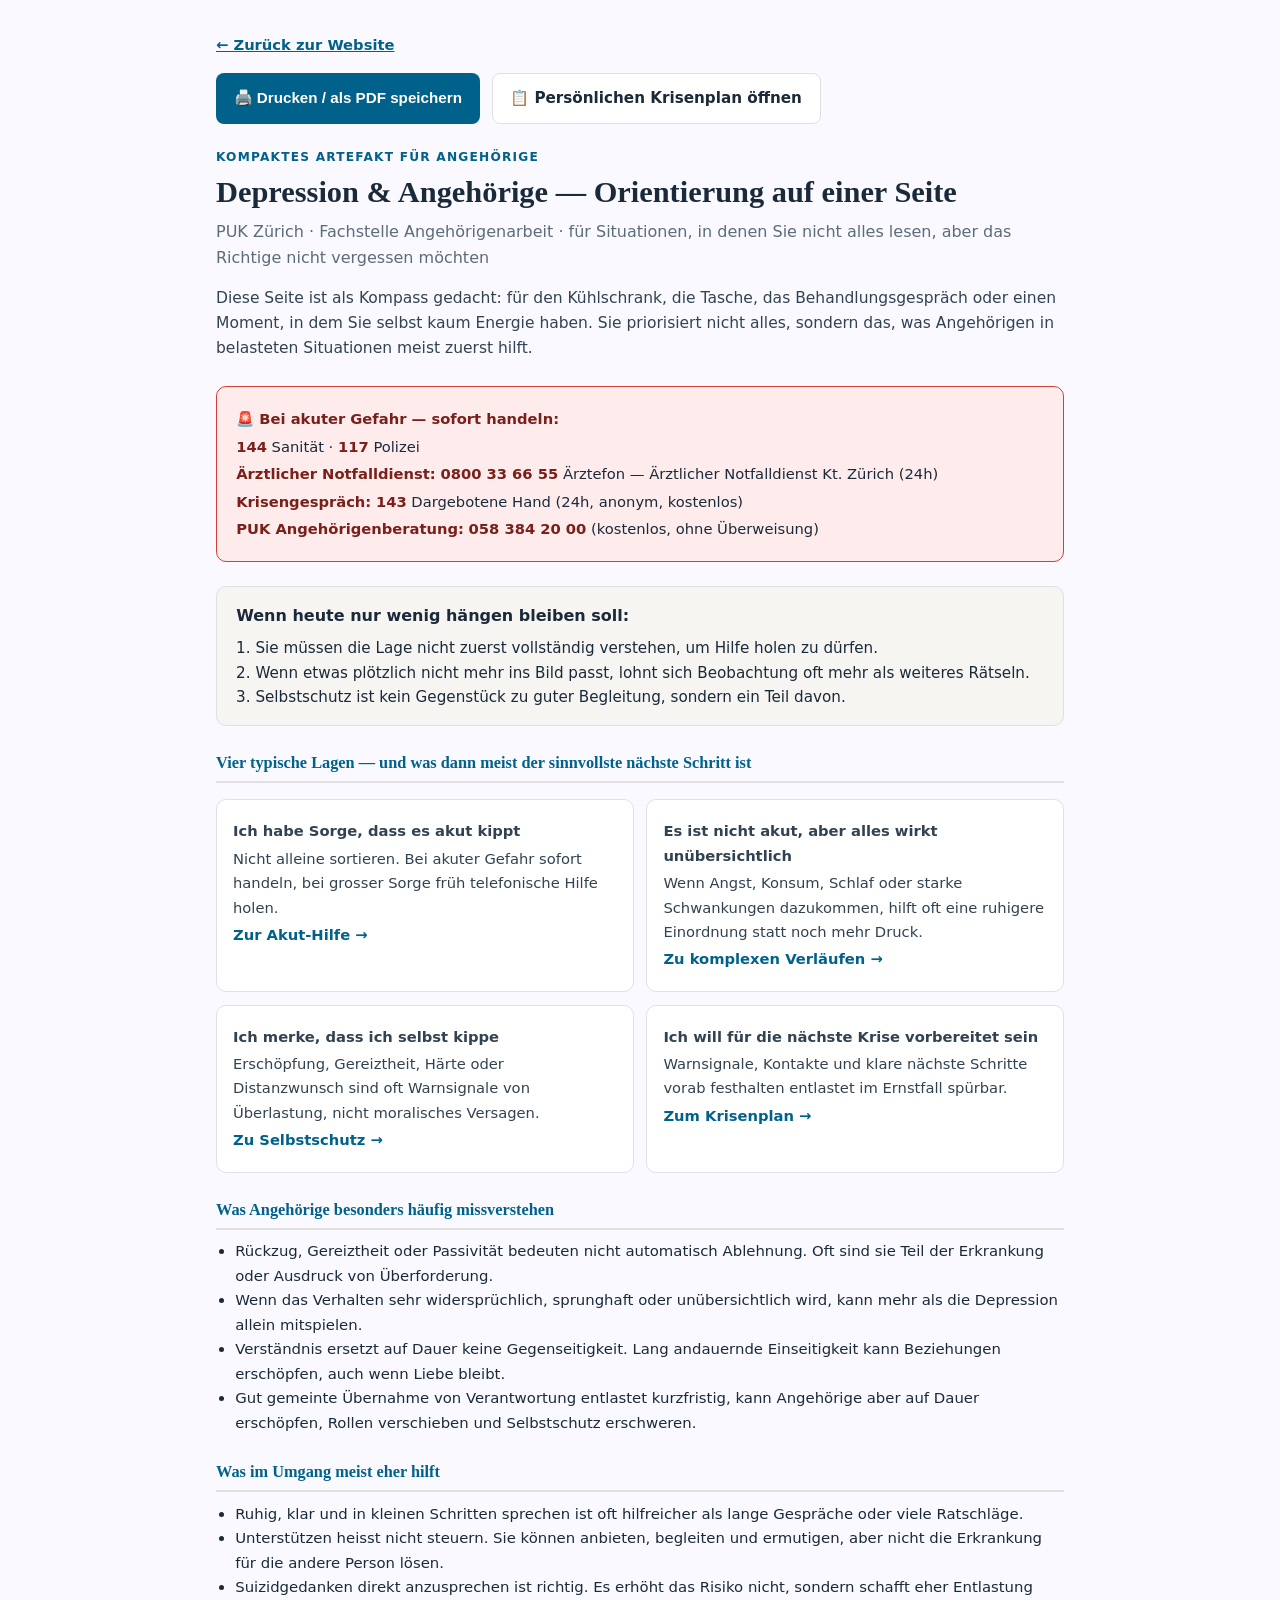
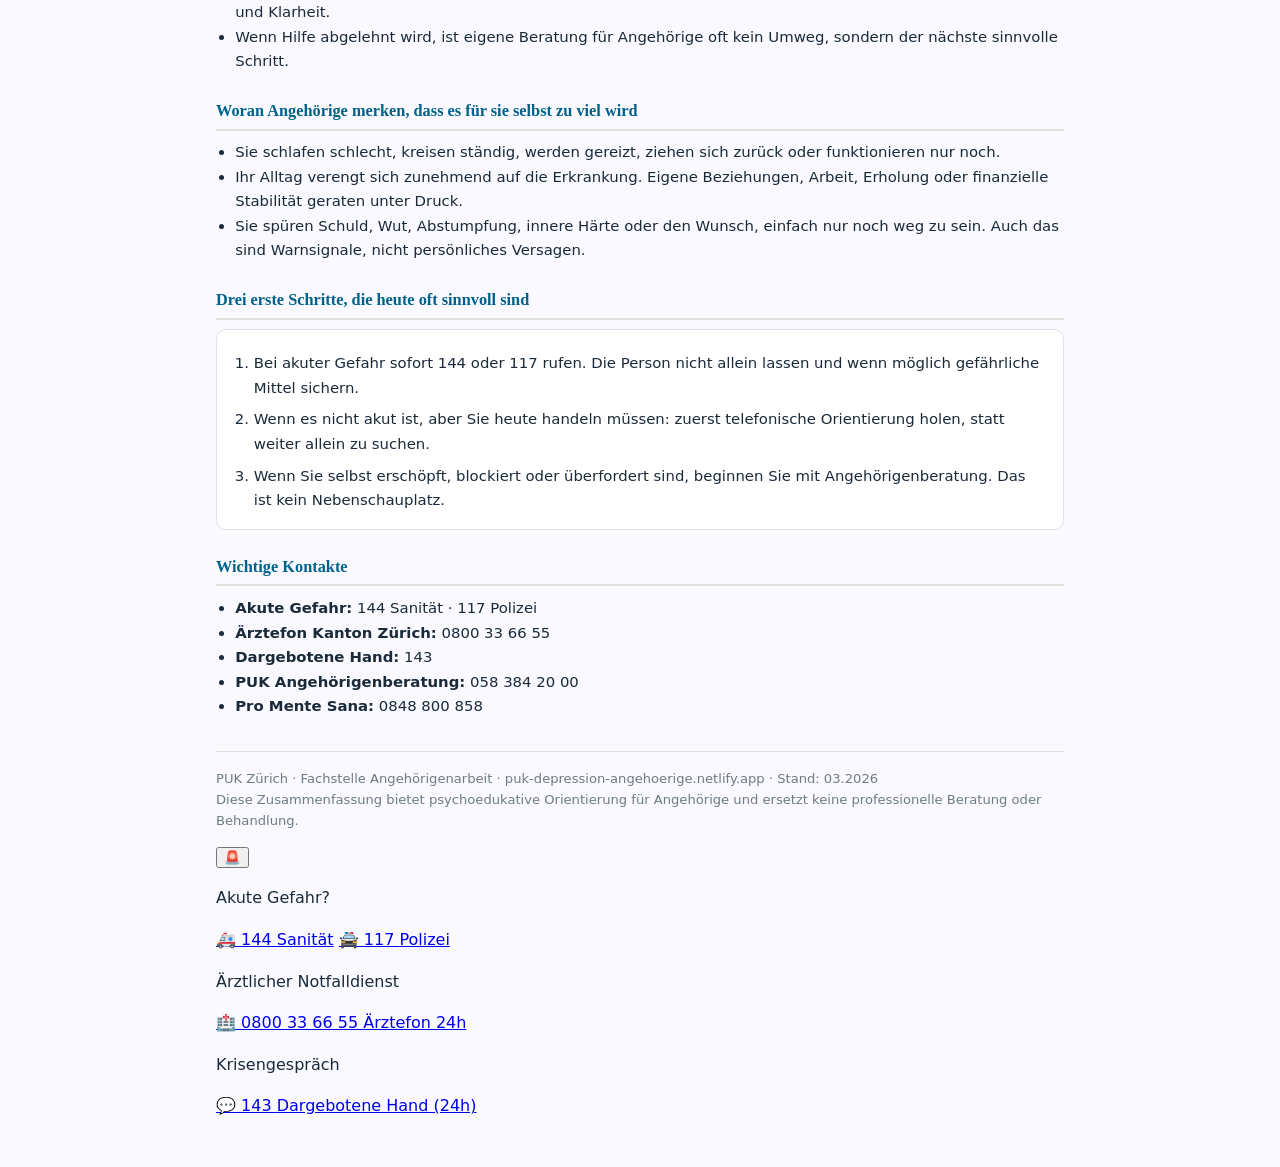
<file: zusammenfassung.html>
<!DOCTYPE html>
<html lang="de">
<head>
<meta charset="UTF-8">
<meta name="viewport" content="width=device-width, initial-scale=1.0">
<title>Zusammenfassung — Depression & Angehörige | PUK Zürich</title>
<meta name="description" content="Eine priorisierte Kompassseite für Angehörige: Notfallnummern, erste Schritte, Warnsignale und klare Orientierung zum Ausdrucken oder Teilen.">
<link rel="canonical" href="https://puk-depression-angehoerige.netlify.app/zusammenfassung.html">
<style>
:root {
  --z-bg:#F9F9FF; --z-bg2:#f7f5f2; --z-white:#fff;
  --z-text:#1a2a3a; --z-muted:#5c6c79; --z-subtle:#314252;
  --z-accent:#00618A; --z-border:#e2e0dc;
  --z-card-bg:#fff; --z-card-border:#dde2e8;
  --z-footer:#6f7b86;
}
@media (prefers-color-scheme:dark) {
  :root {
    --z-bg:#0d1f2e; --z-bg2:#0a1825; --z-white:#0d2535;
    --z-text:#ddeaf5; --z-muted:#8aa4ba; --z-subtle:#b0c8d8;
    --z-accent:#5dbde0; --z-border:#1e3a50;
    --z-card-bg:#0d2535; --z-card-border:#1e3a50;
    --z-footer:#6a8fa8;
  }
}
@media screen {
  body { font-family: 'Source Sans 3', system-ui, sans-serif; max-width: 880px; margin: 0 auto; padding: 2rem 1rem 3rem; color: var(--z-text); background: var(--z-bg); }
  .back-link { display: inline-block; margin-bottom: 1rem; color: var(--z-accent); font-size: .92rem; font-weight: 600; }
  .summary-toolbar { display:flex; gap:.75rem; flex-wrap:wrap; margin-bottom:1.5rem; }
  .print-btn, .tool-link { display:inline-flex; align-items:center; gap:.5rem; border-radius:8px; padding:.78rem 1.1rem; font-size:.95rem; font-weight:600; text-decoration:none; cursor:pointer; }
  .print-btn { background:var(--z-accent); color:#fff; border:none; }
  .tool-link { background:var(--z-white); border:1px solid var(--z-border); color:var(--z-text); }
  .print-btn:hover, .tool-link:hover { opacity:.9; }
}
@media print {
  body { font-size: 10pt; color: #000; max-width: none; padding: 0; background:#fff; }
  .print-btn, .tool-link, .back-link, .summary-toolbar { display: none !important; }
  h1 { font-size: 16pt; }
  h2 { font-size: 12pt; margin-top: 1em; page-break-after: avoid; }
  .summary-block, .priority-box, .notfall-box, .lage-grid, .summary-steps { page-break-inside: avoid; }
}
* { box-sizing: border-box; }
body { line-height:1.6; }
h1 { font-family: 'Lora', Georgia, serif; font-size: 1.9rem; line-height:1.2; margin: 0 0 .5rem; }
.summary-eyebrow { font-size:.76rem; font-weight:700; letter-spacing:.1em; text-transform:uppercase; color:var(--z-accent); margin:0 0 .45rem; }
.subtitle { color: var(--z-muted); font-size: 1rem; margin: 0 0 1rem; }
.summary-intro { font-size:.97rem; color:var(--z-subtle); margin:0 0 1.35rem; }
.summary-hero { margin-bottom:1.6rem; }
.notfall-box { background: #FDECEB; border: 1px solid #D24136; border-radius: 10px; padding: 1rem 1.2rem; margin-bottom: 1.5rem; }
.notfall-box p { margin: .25rem 0; font-size: .92rem; }
.notfall-box strong { color: #7A1F1A; }
@media (prefers-color-scheme:dark) {
  .notfall-box { background:rgba(237,87,82,.12); border-color:#ED5752; }
  .notfall-box strong { color:#f5a09d; }
}
.priority-box { background:var(--z-bg2); border:1px solid var(--z-border); border-radius:10px; padding:1rem 1.2rem; margin:0 0 1.5rem; }
.priority-box p { margin:.25rem 0; }
.priority-box ol { margin:.5rem 0 0; padding-left:1.2rem; font-size:.95rem; }
.summary-block { margin-bottom:1.35rem; }
h2 { font-family: 'Lora', Georgia, serif; font-size: 1.02rem; font-weight: 700; color: var(--z-accent); border-bottom: 2px solid var(--z-border); padding-bottom: .3rem; margin: 1.5rem 0 .6rem; }
.summary-block ul, .summary-block ol { margin: .35rem 0 0.9rem; padding-left: 1.2rem; font-size: .93rem; line-height: 1.65; }
.summary-block p { font-size: .94rem; line-height: 1.65; margin: .35rem 0 .75rem; }
.lage-grid { display:grid; grid-template-columns:1fr 1fr; gap:.8rem; margin:1rem 0 1.4rem; }
.lage-card { background:var(--z-card-bg); border:1px solid var(--z-card-border); border-radius:10px; padding:1rem; }
.lage-card-title { font-weight:700; margin:0 0 .25rem; color:var(--z-text); }
.lage-card p { margin:.2rem 0; font-size:.92rem; color:var(--z-subtle); }
.lage-card a { color:var(--z-accent); font-weight:600; text-decoration:none; }
.summary-steps { background:var(--z-card-bg); border:1px solid var(--z-card-border); border-radius:10px; padding:1rem 1.1rem; }
.summary-steps ol { margin:.3rem 0 0; padding-left:1.2rem; }
.summary-steps li + li { margin-top:.45rem; }
.footer-print { margin-top: 2rem; padding-top: 1rem; border-top: 1px solid var(--z-border); font-size: .82rem; color: var(--z-footer); }
@media (max-width: 600px) {
  .lage-grid { grid-template-columns:1fr; }
  h1 { font-size:1.65rem; }
}
</style>
</head>
<body>

<a href="index.html" class="back-link">← Zurück zur Website</a>

<div class="summary-toolbar">
  <button class="print-btn" type="button">🖨️ Drucken / als PDF speichern</button>
  <a href="krisenplan.html" class="tool-link">📋 Persönlichen Krisenplan öffnen</a>
</div>

<div class="summary-hero">
  <p class="summary-eyebrow">Kompaktes Artefakt für Angehörige</p>
  <h1>Depression & Angehörige — Orientierung auf einer Seite</h1>
  <p class="subtitle">PUK Zürich · Fachstelle Angehörigenarbeit · für Situationen, in denen Sie nicht alles lesen, aber das Richtige nicht vergessen möchten</p>
  <p class="summary-intro">Diese Seite ist als Kompass gedacht: für den Kühlschrank, die Tasche, das Behandlungsgespräch oder einen Moment, in dem Sie selbst kaum Energie haben. Sie priorisiert nicht alles, sondern das, was Angehörigen in belasteten Situationen meist zuerst hilft.</p>
</div>

<div class="notfall-box">
  <p><strong>🚨 Bei akuter Gefahr — sofort handeln:</strong></p>
  <p><strong>144</strong> Sanität · <strong>117</strong> Polizei</p>
  <p><strong>Ärztlicher Notfalldienst:</strong> <strong>0800 33 66 55</strong> Ärztefon — Ärztlicher Notfalldienst Kt. Zürich (24h)</p>
  <p><strong>Krisengespräch:</strong> <strong>143</strong> Dargebotene Hand (24h, anonym, kostenlos)</p>
  <p><strong>PUK Angehörigenberatung:</strong> <strong>058 384 20 00</strong> (kostenlos, ohne Überweisung)</p>
</div>

<div class="priority-box">
  <p style="font-weight:700;margin:0 0 .35rem;">Wenn heute nur wenig hängen bleiben soll:</p>
  <ol>
    <li>Sie müssen die Lage nicht zuerst vollständig verstehen, um Hilfe holen zu dürfen.</li>
    <li>Wenn etwas plötzlich nicht mehr ins Bild passt, lohnt sich Beobachtung oft mehr als weiteres Rätseln.</li>
    <li>Selbstschutz ist kein Gegenstück zu guter Begleitung, sondern ein Teil davon.</li>
  </ol>
</div>

<div class="summary-block">
  <h2>Vier typische Lagen — und was dann meist der sinnvollste nächste Schritt ist</h2>
  <div class="lage-grid">
    <div class="lage-card">
      <p class="lage-card-title">Ich habe Sorge, dass es akut kippt</p>
      <p>Nicht alleine sortieren. Bei akuter Gefahr sofort handeln, bei grosser Sorge früh telefonische Hilfe holen.</p>
      <p><a href="m6.html#m6-1">Zur Akut-Hilfe →</a></p>
    </div>
    <div class="lage-card">
      <p class="lage-card-title">Es ist nicht akut, aber alles wirkt unübersichtlich</p>
      <p>Wenn Angst, Konsum, Schlaf oder starke Schwankungen dazukommen, hilft oft eine ruhigere Einordnung statt noch mehr Druck.</p>
      <p><a href="m4.html">Zu komplexen Verläufen →</a></p>
    </div>
    <div class="lage-card">
      <p class="lage-card-title">Ich merke, dass ich selbst kippe</p>
      <p>Erschöpfung, Gereiztheit, Härte oder Distanzwunsch sind oft Warnsignale von Überlastung, nicht moralisches Versagen.</p>
      <p><a href="m5.html">Zu Selbstschutz →</a></p>
    </div>
    <div class="lage-card">
      <p class="lage-card-title">Ich will für die nächste Krise vorbereitet sein</p>
      <p>Warnsignale, Kontakte und klare nächste Schritte vorab festhalten entlastet im Ernstfall spürbar.</p>
      <p><a href="krisenplan.html">Zum Krisenplan →</a></p>
    </div>
  </div>
</div>

<div class="summary-block">
  <h2>Was Angehörige besonders häufig missverstehen</h2>
  <ul>
    <li>Rückzug, Gereiztheit oder Passivität bedeuten nicht automatisch Ablehnung. Oft sind sie Teil der Erkrankung oder Ausdruck von Überforderung.</li>
    <li>Wenn das Verhalten sehr widersprüchlich, sprunghaft oder unübersichtlich wird, kann mehr als die Depression allein mitspielen.</li>
    <li>Verständnis ersetzt auf Dauer keine Gegenseitigkeit. Lang andauernde Einseitigkeit kann Beziehungen erschöpfen, auch wenn Liebe bleibt.</li>
    <li>Gut gemeinte Übernahme von Verantwortung entlastet kurzfristig, kann Angehörige aber auf Dauer erschöpfen, Rollen verschieben und Selbstschutz erschweren.</li>
  </ul>
</div>

<div class="summary-block">
  <h2>Was im Umgang meist eher hilft</h2>
  <ul>
    <li>Ruhig, klar und in kleinen Schritten sprechen ist oft hilfreicher als lange Gespräche oder viele Ratschläge.</li>
    <li>Unterstützen heisst nicht steuern. Sie können anbieten, begleiten und ermutigen, aber nicht die Erkrankung für die andere Person lösen.</li>
    <li>Suizidgedanken direkt anzusprechen ist richtig. Es erhöht das Risiko nicht, sondern schafft eher Entlastung und Klarheit.</li>
    <li>Wenn Hilfe abgelehnt wird, ist eigene Beratung für Angehörige oft kein Umweg, sondern der nächste sinnvolle Schritt.</li>
  </ul>
</div>

<div class="summary-block">
  <h2>Woran Angehörige merken, dass es für sie selbst zu viel wird</h2>
  <ul>
    <li>Sie schlafen schlecht, kreisen ständig, werden gereizt, ziehen sich zurück oder funktionieren nur noch.</li>
    <li>Ihr Alltag verengt sich zunehmend auf die Erkrankung. Eigene Beziehungen, Arbeit, Erholung oder finanzielle Stabilität geraten unter Druck.</li>
    <li>Sie spüren Schuld, Wut, Abstumpfung, innere Härte oder den Wunsch, einfach nur noch weg zu sein. Auch das sind Warnsignale, nicht persönliches Versagen.</li>
  </ul>
</div>

<div class="summary-block">
  <h2>Drei erste Schritte, die heute oft sinnvoll sind</h2>
  <div class="summary-steps">
    <ol>
      <li>Bei akuter Gefahr sofort 144 oder 117 rufen. Die Person nicht allein lassen und wenn möglich gefährliche Mittel sichern.</li>
      <li>Wenn es nicht akut ist, aber Sie heute handeln müssen: zuerst telefonische Orientierung holen, statt weiter allein zu suchen.</li>
      <li>Wenn Sie selbst erschöpft, blockiert oder überfordert sind, beginnen Sie mit Angehörigenberatung. Das ist kein Nebenschauplatz.</li>
    </ol>
  </div>
</div>

<div class="summary-block">
  <h2>Wichtige Kontakte</h2>
  <ul>
    <li><strong>Akute Gefahr:</strong> 144 Sanität · 117 Polizei</li>
    <li><strong>Ärztefon Kanton Zürich:</strong> 0800 33 66 55</li>
    <li><strong>Dargebotene Hand:</strong> 143</li>
    <li><strong>PUK Angehörigenberatung:</strong> 058 384 20 00</li>
    <li><strong>Pro Mente Sana:</strong> 0848 800 858</li>
  </ul>
</div>

<p class="footer-print">
PUK Zürich · Fachstelle Angehörigenarbeit · puk-depression-angehoerige.netlify.app · Stand: 03.2026<br>
Diese Zusammenfassung bietet psychoedukative Orientierung für Angehörige und ersetzt keine professionelle Beratung oder Behandlung.
</p>

<script src="app.js" defer></script>
    <button id="back-to-top" aria-label="Nach oben scrollen" aria-hidden="true">&#8593;</button>
    <div id="notfall-fab">
        <button class="nf-toggle-btn" type="button" aria-label="Notfallnummern anzeigen" aria-controls="notfall-panel" aria-expanded="false">🚨</button>
        <div id="notfall-panel" class="nf-panel">
            <p class="nf-panel-head">Akute Gefahr?</p>
            <a href="tel:144">🚑 <span>144 <span class="nf-muted">Sanität</span></span></a>
            <a href="tel:117">🚔 <span>117 <span class="nf-muted">Polizei</span></span></a>
            <p class="nf-panel-label">Ärztlicher Notfalldienst</p>
            <a href="tel:0800336655">🏥 <span>0800 33 66 55 <span class="nf-muted">Ärztefon 24h</span></span></a>
            <p class="nf-panel-label">Krisengespräch</p>
            <a href="tel:143">💬 <span>143 <span class="nf-muted">Dargebotene Hand (24h)</span></span></a>
        </div>
    </div>

</body>
</html>
</file>
<file: style.css>
/* PUK Depression Angehörige — Shared Stylesheet */


    
        :root {
            /* ── Kern-Tokens (aus Canva-Palette) ── */
            --bg:#F9F9FF; --bg2:#F5F0EB; /* Warm Linen — ersetzt Ivory #F1F3CE */ --white:#ffffff; --text:#2F2F28; --muted:#785A46; --border:#D5C9B1;
            --danger:#ED5752; --danger-banner:#6B1D1D; --warning:#EB8A3E; --safe:#A1BE95; --info:#1E656D;
            --m1:#D24136; --m2:#1E656D; --m3:#EB8A3E; --m4:#3E6990; --m5:#A1BE95; --m6:#785A46;

            /* ── Abgeleitete Tokens (aus Kern-Palette berechnet) ── */
            --safe-light:#E4EFE0;     /* Sage 18% auf Cotton — etwas kräftiger für Quiz-Feedback */
            --safe-border:#7A9E6B;    /* Sage abgedunkelt */
            --safe-text:#3D5A31;      /* Sage stark abgedunkelt (WCAG AA auf safe-light) */
            --danger-light:#FDECEB;   /* Raspberry 8% auf Cotton */
            --danger-border:#D24136;  /* = Terracotta */
            --danger-text:#7A1F1A;    /* Terracotta stark abgedunkelt (WCAG AA auf danger-light) */
            --warning-light:#FDF1E5;  /* Honey 8% auf Cotton */

            /* ── System ── */
            --font-serif:'Lora',Georgia,serif; --font-sans:'Source Sans 3',system-ui,sans-serif;
            --max-width:720px; --spacing-module:5rem; --spacing-section:2.5rem; --spacing-p:1rem; --radius:12px;
            --spacing-xs:.25rem; --spacing-sm:.5rem; --spacing-md:1rem; --spacing-lg:1.5rem;
            scroll-padding-top:calc(var(--banner-h, 38px) + 60px);
        }
        @media (prefers-color-scheme: dark) {
            :root {
                /* Navy-Ableitungen (aus #00293C) */
                --bg:#00293C; --bg2:#0D3040; --white:#0D2530; --text:#F1F3CE; --muted:#92AAC7; --border:#1A4050;
                /* Modul-Farben aufgehellt/angepasst für Darkmode-Kontrast */
                --m1:#ED5752; --m2:#5AB8A8; --m3:#EB8A3E; --m4:#7A9AB8; --m5:#A1BE95; --m6:#92AAC7;
                /* Abgeleitete Tokens Darkmode */
                --safe-light:rgba(161,190,149,.12); --safe-border:#A1BE95; --safe-text:#C8DFC0;
                --danger-light:rgba(237,87,82,.12); --danger-border:#ED5752; --danger-text:#FDCAC8;
                --warning-light:rgba(235,138,62,.12);
                --danger-banner:#6B1D1D;
            }
        }
        *,*::before,*::after{box-sizing:border-box;margin:0;padding:0;}
        html{scroll-behavior:smooth;}
        body{font-family:var(--font-sans);font-size:1rem;line-height:1.7;color:var(--text);background:var(--bg);}
        body.large-text{font-size:1.125rem;}
        @media (prefers-reduced-motion: reduce){*,*::before,*::after{animation-duration:.01ms!important;transition-duration:.01ms!important;}html{scroll-behavior:auto;}}

        .skip-link{position:absolute;top:-100%;left:1rem;background:var(--text);color:var(--bg);padding:.5rem 1rem;border-radius:0 0 var(--radius) var(--radius);z-index:9999;text-decoration:none;font-size:.9rem;}
        .skip-link:focus{top:0;}
        .sr-only{position:absolute;width:1px;height:1px;padding:0;margin:-1px;overflow:hidden;clip:rect(0,0,0,0);white-space:nowrap;border:0;}
        .nav-links a[aria-current="page"],.nav-links .nav-current{font-weight:700;color:var(--text);background:var(--bg2);}

        /* Notfall-Banner */
        .notfall-banner{background:var(--danger-banner);color:#fff;padding:env(safe-area-inset-top,0) 1rem .5rem;position:sticky;top:0;z-index:1000;font-size:.88rem;}
        .notfall-banner-inner{max-width:var(--max-width);margin:0 auto;display:flex;flex-wrap:wrap;align-items:center;gap:.3rem;padding-top:.5rem;}
        .notfall-banner-inner>a[href^="tel:"]{color:#fff;font-weight:600;margin:0 .5rem;} /* was inline style */
        .notfall-details-wrap{display:inline;}
        .notfall-details-wrap summary{background:none;border:1px solid rgba(255,255,255,.6);color:#fff;padding:.3rem .8rem;border-radius:4px;cursor:pointer;font-size:.82rem;margin-left:.5rem;list-style:none;display:inline-block;}
        .notfall-details-wrap summary::-webkit-details-marker{display:none;}
        .notfall-details-wrap[open] summary{background:rgba(255,255,255,.15);}
        .notfall-details-wrap .notfall-extra{padding:.5rem 0;width:100%;}
        .notfall-details-wrap a{color:#fff;font-weight:600;}

        /* Navigation */
        .main-nav{background:var(--white);border-bottom:1px solid var(--border);position:sticky;top:var(--banner-h,38px);z-index:900;transition:top .2s;}
        .nav-inner{max-width:var(--max-width);margin:0 auto;padding:0 1rem;display:flex;align-items:center;justify-content:space-between;gap:.9rem;min-height:56px;}
        .nav-logo{font-family:var(--font-serif);font-weight:600;font-size:.9rem;line-height:1.15;color:var(--text);text-decoration:none;max-width:170px;}
        .nav-links{display:flex;gap:.3rem;list-style:none;flex-wrap:wrap;}
        .nav-links a,.nav-links .nav-current{color:var(--muted);text-decoration:none;font-size:.8rem;padding:.34rem .48rem;border-radius:5px;white-space:nowrap;display:inline-block;line-height:1.2;}
        .nav-links a:hover,.nav-links a:focus{background:var(--bg2);color:var(--text);}
        .hamburger{display:none;flex-direction:column;justify-content:space-between;width:28px;height:20px;background:none;border:none;cursor:pointer;padding:0;}
        .hamburger span{display:block;height:2px;background:var(--text);border-radius:2px;transition:transform .25s,opacity .25s;}
        .hamburger.open span:nth-child(1){transform:translateY(9px) rotate(45deg);}
        .hamburger.open span:nth-child(2){opacity:0;}
        .hamburger.open span:nth-child(3){transform:translateY(-9px) rotate(-45deg);}
        .mobile-menu{display:none;background:var(--white);border-top:1px solid var(--border);padding:.5rem 1rem 1rem;}
        .mobile-menu.open{display:block;}
        .mobile-menu ul{list-style:none;}
        .mobile-menu li{border-bottom:1px solid var(--border);}
        .mobile-menu a{display:block;padding:.7rem 0;color:var(--text);text-decoration:none;font-size:.95rem;}
        .mobile-menu a[aria-current="page"]{font-weight:700;}
        @media (max-width: 768px){.nav-links{display:none;}.hamburger{display:flex;}}

        /* Hero */
        .hero{max-width:var(--max-width);margin:3rem auto 2rem;padding:0 1.2rem;text-align:center;}
        .hero h1{font-family:var(--font-serif);font-size:2.2rem;font-weight:600;line-height:1.3;margin-bottom:1rem;}
        .hero p{font-size:1.1rem;color:var(--muted);max-width:560px;margin:0 auto;}

        /* Triage */
        .triage{max-width:var(--max-width);margin:0 auto 2rem;padding:0 1.2rem;}
        .triage-question{font-family:var(--font-serif);font-size:1.2rem;font-weight:600;text-align:center;margin-bottom:1.25rem;color:var(--text);}
        .triage-options{display:grid;grid-template-columns:1fr 1fr;gap:.75rem;}
        @media (max-width: 480px){.triage-options{grid-template-columns:1fr;}}
        .triage-option{display:flex;align-items:flex-start;gap:.75rem;padding:1rem 1.2rem;background:var(--bg2);border:1.5px solid var(--border);border-radius:var(--radius);text-decoration:none;color:var(--text);transition:border-color .2s,transform .15s,box-shadow .2s,background-color .2s;cursor:pointer;}
        .triage-option:hover,.triage-option:focus{border-color:var(--m1);transform:translateY(-1px);box-shadow:0 3px 10px rgba(0,0,0,.05);will-change:transform,box-shadow;}
        .triage-option:focus{outline:2px solid var(--info);outline-offset:2px;}
        .triage-option--urgent{border-color:var(--danger);background:rgba(237,87,82,.07);}
        .triage-option--urgent:hover,.triage-option--urgent:focus{border-color:var(--danger);box-shadow:0 4px 12px rgba(237,87,82,.15);}
        .triage-option--urgent .triage-label{color:#8B1A17;} /* WCAG AA: #8B1A17 auf rgba(237,87,82,.07) = 7.2:1 */
        .triage-emoji{font-size:1.5rem;flex-shrink:0;margin-top:.1rem;}
        .triage-label{font-weight:600;font-size:.95rem;display:block;margin-bottom:.15rem;}
        .triage-desc{font-size:.85rem;color:var(--muted);line-height:1.45;}

        /* Module */
        .module{max-width:var(--max-width);margin:0 auto var(--spacing-module);padding:0 1.2rem;}
        .module-header{margin-bottom:calc(var(--spacing-section) + .25rem);}
        .eyebrow{display:block;font-size:.82rem;font-weight:700;text-transform:uppercase;letter-spacing:.12em;color:var(--module-color,var(--m1));margin-bottom:.4rem;opacity:.85;}
        /* Section-Label: Variante mit .08em Spacing, Farbe via inline oder Kontext */
        .section-label{display:block;font-size:.82rem;font-weight:700;text-transform:uppercase;letter-spacing:.08em;color:var(--module-color,var(--m1));margin-bottom:.5rem;}
        /* Lesezeit-Zeile unter Modul-Header */
        .reading-time{font-size:.82rem;color:var(--muted);margin-bottom:.5rem;display:flex;align-items:center;gap:.4rem;}
        .module-title{font-family:var(--font-serif);font-size:1.5rem;font-weight:600;margin-bottom:.6rem;}
        .module-intro{color:var(--muted);font-size:.97rem;max-width:62ch;line-height:1.72;}
        .module-section{margin-bottom:calc(var(--spacing-section) + .25rem);}
        .module-section h3{font-size:1.15rem;font-weight:600;line-height:1.4;margin-bottom:.7rem;}
        .module-section p{margin-bottom:var(--spacing-p);max-width:65ch;}
        .module-icon-header{display:flex;align-items:center;gap:.75rem;margin-bottom:.5rem;}

        /* Karten */
        .card{background:var(--bg2);border-radius:var(--radius);padding:1.2rem;border-left:4px solid var(--module-color,var(--m1));margin-bottom:1rem;transition:border-color .2s ease,background-color .2s ease;}
        .card:hover{transform:none;box-shadow:none;}
        /* Semantische Card-Varianten */
        .card--warning{border-left-color:var(--danger);background:var(--danger-light);}
        .card--info{border-left-color:var(--info);background:rgba(30,101,109,.06);}
        .card--tip{border-left-color:var(--safe);background:var(--safe-light);}
        .module-lead-card{padding:1rem 1.2rem;margin-bottom:.9rem;background:rgba(245,240,235,.78);}
        .module-lead-card--soft{padding:.85rem 1.2rem;margin-bottom:.7rem;background:rgba(245,240,235,.62);}
        .module-lead-card ul{margin-top:.1rem;}
        .module-lead-card li{font-size:.92rem;line-height:1.55;}

        /* Accordion */

        /* Tabs */
        .tabs{margin:1.5rem 0;}
        .tab-list{display:flex;gap:.5rem;border-bottom:2px solid var(--border);margin-bottom:1rem;flex-wrap:wrap;}
        .tab-btn{background:none;border:none;padding:.5rem .9rem;font-family:var(--font-sans);font-size:.9rem;font-weight:600;color:var(--muted);cursor:pointer;border-bottom:2px solid transparent;margin-bottom:-2px;border-radius:4px 4px 0 0;}
        .tab-btn[aria-selected="true"]{color:var(--module-color,var(--m1));border-bottom-color:var(--module-color,var(--m1));}
        .tab-panel{display:none;}
        .tab-panel.active{display:block;}
        .tab-panel[hidden]{display:none!important;}

        /* Partner-Zitat */
        .partner-quote{border-left:4px solid var(--module-color,var(--m1));padding:.7rem 1rem;margin:1rem 0;font-style:italic;color:var(--muted);font-size:.97rem;background:var(--bg2);border-radius:0 var(--radius) var(--radius) 0;}

        /* Vignette */
        .vignette{background:var(--bg2);border-radius:var(--radius);padding:1.25rem 1.5rem;margin:0 0 1.5rem;border-left:4px solid var(--module-color,var(--m1));}
        .vignette-text{font-style:italic;font-size:1.05rem;line-height:1.65;color:var(--text);margin:0 0 .5rem .5rem;font-family:Georgia,serif;}
        .vignette-source{font-size:.82rem;color:var(--muted);margin:0 0 0 .5rem;}

        /* Reflexion */
        .reflexion{border:1.5px solid var(--border);border-radius:var(--radius);margin:1.5rem 0;overflow:hidden;background:var(--bg2);}
        .reflexion-trigger{cursor:pointer;padding:.85rem 1.25rem;font-weight:600;font-size:.92rem;color:var(--module-color,var(--m1));list-style:none;display:flex;align-items:center;gap:.5rem;user-select:none;}
        .reflexion-trigger::-webkit-details-marker{display:none;}
        .reflexion[open] .reflexion-trigger{border-bottom:1px solid var(--border);}
        .reflexion-content{padding:1rem 1.25rem;font-size:.95rem;line-height:1.65;color:var(--text);}
        .reflexion-content p{margin:0 0 .5rem;}
        .reflexion-content p:last-child{margin:0;}

        /* Quiz */
        .quiz-block{background:var(--bg2);border:1.5px solid var(--border);border-radius:var(--radius);padding:1.35rem 1.4rem;margin:2rem 0;}
        .quiz-intro{font-size:.88rem;font-weight:600;text-transform:uppercase;letter-spacing:.06em;color:var(--module-color,var(--m1));margin:0 0 1.25rem;}
        .quiz-question{margin-bottom:1rem;}
        .quiz-q-text{margin:0 0 .75rem;font-size:.97rem;}
        .quiz-options{display:flex;flex-direction:column;gap:.5rem;}
        .quiz-option{display:flex;align-items:flex-start;gap:.5rem;padding:.6rem .85rem;border-radius:calc(var(--radius)/2);cursor:pointer;font-size:.95rem;transition:background .15s;border:1px solid transparent;}
        .quiz-option:hover{background:var(--bg);}
        .quiz-option input[type="radio"]{margin-top:.15rem;flex-shrink:0;accent-color:var(--module-color,var(--m1));}
        .quiz-option.correct{background:var(--safe-light);border-color:var(--safe-border);color:var(--safe-text);}
        .quiz-option.incorrect{background:var(--danger-light);border-color:var(--danger-border);color:var(--danger-text);}
        .quiz-feedback{margin-top:.75rem;font-size:.9rem;font-weight:500;min-height:1.4em;padding:.5rem .75rem;border-radius:calc(var(--radius)/2);}
        .quiz-feedback.correct{background:var(--safe-light);color:var(--safe-text);}
        .quiz-feedback.incorrect{background:var(--danger-light);color:var(--danger-text);}
        .quiz-submit{margin-top:1rem;background:var(--module-color,var(--m1));color:#fff;border:none;padding:.6rem 1.4rem;border-radius:calc(var(--radius)/2);cursor:pointer;font-size:.9rem;font-weight:600;transition:opacity .2s;}
        .quiz-submit:hover{opacity:.88;}
        .quiz-submit:disabled{opacity:.5;cursor:default;}

        /* Story */
        .story{background:var(--bg2);border-radius:var(--radius);padding:1.4rem 1.6rem;margin:2rem 0;position:relative;}
        .story::before{content:'';position:absolute;top:0;left:0;bottom:0;width:4px;border-radius:var(--radius) 0 0 var(--radius);background:var(--module-color,var(--m1));}
        .story-label{font-size:.82rem;font-weight:700;text-transform:uppercase;letter-spacing:.1em;color:var(--module-color,var(--m1));margin-bottom:.6rem;}
        .story-text{font-family:var(--font-serif);font-size:1rem;line-height:1.75;color:var(--text);margin-bottom:.75rem;}
        .story-source{font-size:.82rem;color:var(--muted);font-style:italic;}
        .story-takeaway{margin-top:.75rem;padding-top:.75rem;border-top:1px solid var(--border);font-size:.9rem;color:var(--text);font-weight:500;}

        /* Ambivalenz-Box */
        .ambivalenz-box{border:1.5px solid var(--border);border-radius:var(--radius);padding:1.5rem;margin:2rem 0;background:var(--bg2);}
        .ambivalenz-label{font-size:.82rem;font-weight:700;text-transform:uppercase;letter-spacing:.1em;color:var(--module-color,var(--m3));margin-bottom:.4rem;}
        .ambivalenz-title{font-family:var(--font-serif);font-size:1.1rem;font-weight:600;margin-bottom:.75rem;color:var(--text);}
        .ambivalenz-text{font-size:.95rem;line-height:1.7;color:var(--text);margin-bottom:.5rem;}
        .ambivalenz-text:last-of-type{margin-bottom:0;}

        /* Call Helper */
        .call-helper{background:var(--bg2);border:1.5px solid var(--safe);border-radius:var(--radius);padding:1.25rem 1.5rem;margin:1.5rem 0;}
        .call-helper-label{font-size:.82rem;font-weight:700;text-transform:uppercase;letter-spacing:.1em;color:var(--text);margin-bottom:.5rem;}
        .call-helper-intro{font-size:.93rem;color:var(--text);margin-bottom:.75rem;line-height:1.6;}
        .call-helper-script{font-family:var(--font-serif);font-size:1rem;line-height:1.65;padding:.85rem 1rem;background:var(--white);border-radius:calc(var(--radius)/2);border-left:4px solid var(--safe);color:var(--text);margin-bottom:.5rem;}
        .call-helper-note{font-size:.82rem;color:var(--muted);font-style:italic;}

        /* Barometer */
        .barometer{background:var(--bg2);border-radius:var(--radius);padding:1.7rem 1.5rem;margin:2.5rem 0;border:1.5px solid var(--border);}
        .barometer-title{font-size:1.05rem;font-weight:700;margin:0 0 .35rem;color:var(--text);}
        .barometer-subtitle{font-size:.88rem;color:var(--muted);margin:0 0 1.5rem;}
        .barometer-items{display:flex;flex-direction:column;gap:1.1rem;}
        .barometer-item label{display:block;font-size:.92rem;font-weight:600;margin-bottom:.4rem;color:var(--text);}
        .barometer-item .barometer-scale{display:flex;align-items:center;gap:.5rem;}
        .barometer-item input[type="range"]{flex:1;accent-color:var(--m1);height:4px;cursor:pointer;}
        .barometer-item .barometer-val{min-width:1.8rem;text-align:center;font-size:.9rem;font-weight:700;color:var(--m1);}
        .barometer-item .barometer-labels{display:flex;justify-content:space-between;font-size:.75rem;color:var(--muted);margin-top:.2rem;}
        .barometer-result{margin-top:1.5rem;padding:1rem 1.25rem;border-radius:calc(var(--radius)/2);font-size:.93rem;line-height:1.6;display:none;}
        .barometer-result.show{display:block;}
        .barometer-result.low{background:var(--safe-light);border-left:4px solid var(--safe-border);}
        .barometer-result.medium{background:var(--warning-light);border-left:4px solid var(--warning);}
        .barometer-result.high{background:var(--danger-light);border-left:4px solid var(--danger-border);}
        .barometer-submit{margin-top:1.25rem;background:var(--m1);color:#fff;border:none;padding:.65rem 1.5rem;border-radius:calc(var(--radius)/2);cursor:pointer;font-size:.9rem;font-weight:600;transition:opacity .2s;}
        .barometer-submit:hover{opacity:.88;}
        .barometer-privacy{font-size:.8rem;color:var(--muted);margin:0 0 1rem;padding:.5rem .75rem;background:rgba(0,0,0,.04);border-radius:calc(var(--radius)/2);border-left:2px solid var(--border);}

        /* Bottom-CTA Krise (mobil) */
        .krise-bottom-cta{display:none;position:fixed;bottom:0;left:0;right:0;z-index:950;background:var(--danger-banner);color:#fff;padding:.6rem 1rem;text-align:center;font-size:.88rem;font-weight:600;box-shadow:0 -2px 8px rgba(0,0,0,.15);}
        .krise-bottom-cta a{color:#fff;text-decoration:none;margin:0 .5rem;}
        .krise-bottom-cta a:hover{text-decoration:underline;}
        .krise-bottom-cta-close{background:none;border:1px solid rgba(255,255,255,.5);color:#fff;padding:.15rem .5rem;border-radius:4px;cursor:pointer;font-size:.78rem;margin-left:.75rem;vertical-align:middle;}
        @media (max-width: 768px){.krise-bottom-cta{display:block;}}

        .summary-link{display:inline-flex;align-items:center;gap:.5rem;padding:.68rem 1.2rem;background:var(--bg2);border:1px solid var(--border);border-radius:8px;color:var(--text);text-decoration:none;font-size:.9rem;font-weight:600;line-height:1.35;transition:background-color .2s,border-color .2s,color .2s;}
        .summary-link:hover,.summary-link:focus{background:#eae8e4;border-color:var(--border);color:var(--text);}

        /* Notfall-FAB */
        #notfall-fab{position:fixed;bottom:1rem;right:1rem;z-index:900;}
        .nf-toggle-btn{
            width:52px;height:52px;border-radius:50%;
            background:var(--danger);color:#fff;border:none;cursor:pointer;
            font-size:1.4rem;
            box-shadow:0 4px 16px rgba(198,40,40,.4);
            display:flex;align-items:center;justify-content:center;
            transition:transform .15s ease,box-shadow .18s ease;
        }
        .nf-toggle-btn:hover,.nf-toggle-btn:focus{transform:scale(1.03);box-shadow:0 5px 14px rgba(198,40,40,.3);}
        .nf-panel{display:none;position:absolute;bottom:64px;right:0;width:260px;background:var(--white);border-radius:12px;box-shadow:0 4px 24px rgba(198,40,40,.12);padding:1rem;font-size:.88rem;line-height:1.5;}
        .nf-panel.nf-open{display:block;}
        .nf-panel a{display:flex;align-items:center;gap:.5rem;padding:.5rem 0;color:var(--text);text-decoration:none;border-bottom:1px solid var(--border);font-weight:600;}
        .nf-panel a:last-of-type{border-bottom:none;}
        .nf-panel-head{font-weight:700;color:var(--danger);margin:0 0 .5rem;font-size:.8rem;text-transform:uppercase;letter-spacing:.06em;}
        .nf-panel-label{font-weight:700;color:var(--muted);margin:.5rem 0 .3rem;font-size:.7rem;text-transform:uppercase;letter-spacing:.06em;}
        .nf-muted{font-weight:400;color:var(--muted);}
        @media (max-width: 768px){#notfall-fab{bottom:5rem;right:.85rem;}.nf-toggle-btn{width:46px;height:46px;font-size:1.12rem;}}
        @media print{#notfall-fab{display:none!important;}}

        /* Icons */
        .icon{display:inline-flex;align-items:center;justify-content:center;}
        .icon svg{width:1em;height:1em;stroke:currentColor;fill:none;stroke-width:2;stroke-linecap:round;stroke-linejoin:round;}
        .icon-xl{font-size:2.5rem;color:var(--module-color,var(--m1));opacity:.7;}
        .icon-color{font-size:1.1rem;color:var(--module-color,var(--m1));}

        /* Blob */
        .blob-bg{position:relative;overflow:hidden;}
        .blob-bg::after{content:'';position:absolute;border-radius:40% 60% 70% 30%/40% 50% 60% 50%;opacity:.05;pointer-events:none;z-index:0;}
        .blob-bg>*{position:relative;z-index:1;}
        .blob-bg--top-right::after{top:-60px;right:-60px;width:280px;height:280px;}
        .blob-bg--m1{--module-rgb:210,65,54;} .blob-bg--m1::after{background:var(--m1);}
        .blob-bg--m2{--module-rgb:30,101,109;} .blob-bg--m2::after{background:var(--m2);}
        .blob-bg--m3{--module-rgb:235,138,62;} .blob-bg--m3::after{background:var(--m3);}
        .blob-bg--m4{--module-rgb:62,105,144;} .blob-bg--m4::after{background:var(--m4);}
        .blob-bg--m5{--module-rgb:161,190,149;} .blob-bg--m5::after{background:var(--m5);}
        .blob-bg--m6{--module-rgb:120,90,70;} .blob-bg--m6::after{background:var(--m6);}
        .blob-divider{line-height:0;margin:-1px 0;}
        .blob-divider svg{width:100%;height:40px;display:block;}

        /* Gesprächsleitfaden */
        .dialog-box{background:var(--bg2);border-radius:var(--radius);padding:1.25rem;margin:1rem 0;border-left:4px solid var(--module-color,var(--m1));}
        .dialog-box h4{font-size:.88rem;font-weight:700;text-transform:uppercase;letter-spacing:.06em;color:var(--module-color,var(--m1));margin-bottom:.75rem;}
        .dialog-line{display:flex;gap:.75rem;margin-bottom:.6rem;font-size:.95rem;}
        .dialog-line:last-child{margin-bottom:0;}
        .dialog-who{font-weight:700;min-width:90px;flex-shrink:0;color:var(--module-color,var(--m1));}
        .dialog-text{color:var(--text);line-height:1.55;}

        /* Quellen */
        .sources{margin-top:2rem;padding-top:1rem;border-top:1px solid var(--border);}
        .sources p{font-size:.88rem;font-weight:600;margin-bottom:.5rem;}
        .sources ol{padding-left:1.5rem;}
        .sources li{font-size:.82rem;color:var(--muted);margin-bottom:.4rem;line-height:1.5;}
        .sources a{color:var(--info);text-decoration:underline;text-underline-offset:2px;} /* P1-A — fixed: was #ffffff */
        .sources a:hover,.sources a:focus-visible{opacity:.9;}

        /* Bridge */
        .bridge-text{margin-top:2rem;padding:1rem 1.25rem;background:var(--bg2);border-radius:var(--radius);font-size:.95rem;color:var(--muted);font-style:italic;}
        .section-secondary{margin-top:2.25rem;padding-top:1rem;border-top:1px dashed var(--border);}
        .section-secondary h3{opacity:.9;}


        /* Kurzfassung (30-Sekunden-Überblick) */
        .kurzfassung{background:var(--bg2);border-radius:var(--radius);padding:1.1rem 1.4rem;margin:1.25rem 0 2rem;border-left:4px solid var(--module-color,var(--m1));}
        .kurzfassung--compact{padding:.95rem 1.1rem;margin:1rem 0 1.35rem;}
        .kurzfassung--subtle{padding:.85rem 1rem;margin:.8rem 0 1rem;}
        .kurzfassung--subtle li{font-size:.9rem;line-height:1.55;}
        .kurzfassung-label{font-size:.82rem;font-weight:700;text-transform:uppercase;letter-spacing:.1em;color:var(--module-color,var(--m1));margin-bottom:.5rem;}
        .kurzfassung ul{margin:0;padding-left:1.2rem;}
        .kurzfassung li{font-size:.93rem;line-height:1.6;color:var(--text);margin-bottom:.25rem;}
        .kurzfassung li:last-child{margin-bottom:0;}

        /* 3-Wege-Navigator */
        .navigator{max-width:var(--max-width);margin:0 auto 1.5rem;padding:0 1.2rem;}
        .navigator-title{font-family:var(--font-serif);font-size:1.05rem;font-weight:600;text-align:center;margin-bottom:1rem;color:var(--text);}
        .navigator-cards{display:grid;grid-template-columns:1fr 1fr 1fr;gap:.75rem;}
        @media (max-width: 600px){.navigator-cards{grid-template-columns:1fr;}}
        .navigator-card{display:flex;flex-direction:column;align-items:center;text-align:center;padding:1.25rem 1rem;background:var(--bg2);border:2px solid var(--border);border-radius:var(--radius);text-decoration:none;color:var(--text);transition:border-color .2s,transform .15s,box-shadow .2s;gap:.5rem;}
.navigator-card:hover,.navigator-card:focus{transform:translateY(-1px);box-shadow:0 4px 12px rgba(0,0,0,.06);will-change:transform,box-shadow;}
        .navigator-card:focus{outline:2px solid var(--info);outline-offset:2px;}
        .navigator-card--verstehen{border-top:4px solid var(--m1);}
        .navigator-card--verstehen:hover{border-color:var(--m1);}
        .navigator-card--handeln{border-top:4px solid var(--m2);}
        .navigator-card--handeln:hover{border-color:var(--m2);}
        .navigator-card--schuetzen{border-top:4px solid var(--m5);}
        .navigator-card--schuetzen:hover{border-color:var(--m5);}
        .navigator-icon{font-size:2rem;line-height:1;}
        .navigator-label{font-weight:700;font-size:.95rem;color:var(--text);}
        .navigator-sub{font-size:.82rem;color:var(--muted);line-height:1.4;}
        .navigator-modules{font-size:.75rem;color:var(--muted);margin-top:.25rem;opacity:.8;}

        /* Symptom-Kartenliste */
        .symptom-cards{display:grid;grid-template-columns:1fr 1fr;gap:.65rem;margin:.75rem 0;}
        @media (max-width: 480px){.symptom-cards{grid-template-columns:1fr;}}
        .symptom-card{background:var(--bg2);border-radius:calc(var(--radius)/1.5);padding:.75rem 1rem;border-left:4px solid var(--module-color,var(--m1));font-size:.88rem;line-height:1.5;}
        .symptom-card-cat{font-size:.7rem;font-weight:700;text-transform:uppercase;letter-spacing:.08em;color:var(--module-color,var(--m1));margin-bottom:.25rem;}
        .symptom-card-text{color:var(--text);}
        /* Komorbidität-Karte */
        .komorbid-card{background:var(--bg2);border-radius:var(--radius);padding:1.2rem;margin-bottom:1rem;border-left:4px solid var(--module-color,var(--m4));}
        .komorbid-title{font-weight:700;font-size:1rem;margin-bottom:.4rem;color:var(--text);}
        .komorbid-badge{display:inline-block;font-size:.75rem;font-weight:700;background:var(--module-color,var(--m4));color:var(--text);padding:.15rem .5rem;border-radius:4px;margin-bottom:.5rem;}

        /* Footer */
        footer{background:var(--bg2);border-top:1px solid var(--border);padding:2rem 1.2rem;margin-top:3rem;}
        .footer-inner{max-width:var(--max-width);margin:0 auto;font-size:.85rem;color:var(--muted);line-height:1.6;}
        .footer-links{display:flex;flex-wrap:wrap;gap:1rem;margin-bottom:.75rem;}
        .footer-links a{color:var(--muted);text-decoration:none;}
        .footer-links a:hover{color:var(--text);}
        .footer-inner p + p{margin-top:.5rem;}

        /* Buttons */
        #back-to-top{display:none;position:fixed;bottom:1.5rem;left:1.5rem;width:44px;height:44px;border-radius:50%;background:var(--module-color,var(--m1));color:#fff;border:none;cursor:pointer;font-size:1.2rem;align-items:center;justify-content:center;box-shadow:0 4px 12px rgba(0,0,0,.2);z-index:700;}
        .nav-controls{display:flex;gap:.4rem;align-items:center;}
        .font-toggle{background:var(--white);border:1px solid var(--border);color:var(--text);padding:.3rem .6rem;border-radius:4px;cursor:pointer;font-size:.85rem;font-family:var(--font-sans);}
        .font-toggle:hover{background:var(--bg2);}

        /* Ressourcen-Liste */
        .ressourcen-list{list-style:none;padding:0;margin:.5rem 0;}
        .ressourcen-list li{padding:.8rem 0;border-bottom:1px solid var(--border);display:flex;align-items:flex-start;gap:.85rem;font-size:.95rem;}
        .ressourcen-list li:last-child{border-bottom:none;}
        .ressourcen-list li>div{min-width:0;}
        .ressourcen-list .res-name{display:block;font-weight:700;color:var(--text);line-height:1.4;margin-bottom:.12rem;}
        .ressourcen-list .res-tel{color:var(--module-color,var(--m6));font-weight:700;text-decoration:none;}
        .ressourcen-list .res-desc{font-size:.85rem;color:var(--muted);line-height:1.55;}


        /* Modulende */
        .module-end{margin-top:2.5rem;padding:1.5rem;background:var(--bg2);border-radius:var(--radius);border-top:2px solid var(--module-color,var(--m1));}
        .module-end-grid{display:grid;grid-template-columns:1fr 1fr;gap:1.25rem;}
        @media (max-width: 600px){.module-end-grid{grid-template-columns:1fr;}}
        .module-end-box{background:#fff;border-radius:calc(var(--radius) - 2px);padding:1rem;}
        .dark-mode .module-end-box{background:rgba(255,255,255,.06);}
        .module-end-label{font-size:.7rem;font-weight:700;text-transform:uppercase;letter-spacing:.1em;color:var(--module-color,var(--m1));margin-bottom:.4rem;display:block;}
        .module-end-box ul{margin:.3rem 0 0;padding-left:1.1rem;}
        .module-end-box li{margin-bottom:.25rem;font-size:.9rem;line-height:1.5;}
        .module-end-next{margin-top:1rem;font-size:.88rem;color:var(--muted);font-style:italic;text-align:center;}
        .module-end-next a{color:var(--module-color,var(--m1));font-style:normal;font-weight:600;}
        /* Alltagstransfer-Box */
        .transfer-box{background:linear-gradient(135deg,rgba(var(--module-rgb,90,122,90),.07),rgba(var(--module-rgb,90,122,90),.03));border-left:4px solid var(--module-color,var(--m1));border-radius:0 var(--radius) var(--radius) 0;padding:1rem 1.25rem;margin:1.5rem 0;}
        .transfer-box-label{font-size:.82rem;font-weight:700;text-transform:uppercase;letter-spacing:.1em;color:var(--module-color,var(--m1));margin-bottom:.5rem;display:block;}
        .transfer-box-title{font-weight:700;font-size:.95rem;margin-bottom:.5rem;color:var(--text);}
        .transfer-box ul{margin:.3rem 0 0;padding-left:1.1rem;}
        .transfer-box li{margin-bottom:.3rem;font-size:.92rem;line-height:1.55;}

        /* Infografik-Container */
        .infografik-container{background:var(--white);border-radius:var(--radius);padding:1.4rem 1.25rem 1rem;margin:2rem 0;border:1px solid var(--border);overflow:hidden;}
        .infografik-label{font-size:.82rem;font-weight:700;text-transform:uppercase;letter-spacing:.12em;color:var(--module-color,var(--m1));margin-bottom:.35rem;display:block;}
        .infografik-title{font-family:var(--font-serif);font-size:1.05rem;font-weight:600;margin-bottom:.25rem;color:var(--text);}
        .infografik-subtitle{font-size:.82rem;color:var(--muted);margin-bottom:1rem;font-style:italic;}
        .infografik-note{margin:0 0 .55rem;font-size:.88rem;color:var(--muted);line-height:1.55;}
        .infografik-svg-wrap{width:100%;overflow-x:auto;-webkit-overflow-scrolling:touch;}
        .infografik-svg-wrap svg{display:block;max-width:100%;height:auto;}
        .infografik-footer{font-size:.78rem;color:var(--muted);margin-top:.75rem;padding-top:.5rem;border-top:1px solid var(--border);line-height:1.5;}

        /* Eskalations-Kaskade */
        .cascade{display:flex;flex-direction:column;margin:.75rem 0;}
        .cascade-step{display:flex;align-items:flex-start;gap:1rem;position:relative;}
        .cascade-step::before{content:'';position:absolute;left:19px;top:42px;width:2px;height:calc(100% - 10px);background:var(--cascade-color,var(--border));opacity:.35;}
        .cascade-step:last-child::before{display:none;}
        .cascade-badge{width:40px;height:40px;border-radius:50%;background:var(--cascade-color,var(--border));color:#fff;font-weight:700;font-size:1rem;display:flex;align-items:center;justify-content:center;flex-shrink:0;position:relative;z-index:1;}
        .cascade-content{padding:.5rem 0 1.4rem;flex:1;}
        .cascade-title{font-weight:700;margin:0 0 .3rem;color:var(--cascade-color,var(--text));font-size:.95rem;}
        .cascade-desc{font-size:.88rem;line-height:1.6;color:var(--text);margin:0;}
        .cascade-desc a{color:var(--cascade-color,var(--m1));}
        .cascade-step--green{--cascade-color:var(--safe-text);}
        .cascade-step--warning{--cascade-color:var(--warning);}
        .cascade-step--red{--cascade-color:var(--danger);}

        /* Drei-Felder-Matrix */
        .drei-felder{display:grid;grid-template-columns:1fr 1fr 1fr;gap:.75rem;margin:.75rem 0;}
        .drei-felder-col{border-radius:calc(var(--radius)/1.5);padding:.9rem 1rem;border-top:4px solid var(--field-color,var(--border));}
        .drei-felder-col--gruen{--field-color:var(--safe-border);background:var(--safe-light);}
        .drei-felder-col--orange{--field-color:var(--warning);background:var(--warning-light);}
        .drei-felder-col--blau{--field-color:var(--info);background:rgba(30,101,109,.07);}
        .drei-felder-label{font-size:.7rem;font-weight:700;text-transform:uppercase;letter-spacing:.08em;color:var(--field-color);margin-bottom:.4rem;display:block;}
        .drei-felder-title{font-weight:700;font-size:.9rem;margin:0 0 .5rem;}
        .drei-felder-list{margin:0;padding-left:1.1rem;font-size:.85rem;line-height:1.7;}
        @media (max-width: 600px){.drei-felder{grid-template-columns:1fr;}}

        /* Behandlungs-Matrix */
        .beh-matrix-wrap{overflow-x:auto;margin:.75rem 0;}
        .beh-matrix{width:100%;border-collapse:collapse;font-size:.86rem;}
        .beh-matrix th,.beh-matrix td{padding:.5rem .65rem;border:1px solid var(--border);}
        .beh-matrix th{background:var(--bg2);font-weight:700;font-size:.79rem;text-transform:uppercase;letter-spacing:.04em;text-align:center;}
        .beh-matrix th:first-child{text-align:left;}
        .beh-matrix td.row-label{font-weight:600;background:var(--bg2);font-size:.82rem;}
        .beh-matrix td:not(.row-label){text-align:center;}
        .beh-ja{color:var(--safe-text);font-weight:700;font-size:.95rem;}
        .beh-opt{color:var(--warning);font-weight:600;}
        .beh-nein{color:var(--muted);opacity:.55;}
        .beh-matrix tr:nth-child(even) td:not(.row-label){background:rgba(0,0,0,.025);}
        .beh-th-leicht{color:var(--safe-text);}
        .beh-th-mittel{color:var(--warning);}
        .beh-th-schwer{color:var(--danger);}

        /* Alarm-Level (Suizid) */
        .alarm-levels{display:flex;flex-direction:column;gap:.55rem;margin:.75rem 0;}
        .alarm-level{display:grid;grid-template-columns:44px 1fr;align-items:start;gap:.75rem;padding:.85rem 1rem;border-radius:var(--radius);border-left:5px solid var(--level-color,var(--border));}
        .alarm-level--gelb{--level-color:#b8860b;background:rgba(212,175,55,.08);}
        .alarm-level--orange{--level-color:var(--warning);background:var(--warning-light);}
        .alarm-level--rot{--level-color:var(--danger);background:var(--danger-light);}
        .alarm-badge{width:36px;height:36px;border-radius:50%;background:var(--level-color);color:#fff;display:flex;align-items:center;justify-content:center;font-size:1rem;flex-shrink:0;margin-top:.1rem;}
        .alarm-level-title{font-weight:700;margin:0 0 .2rem;color:var(--level-color);font-size:.92rem;}
        .alarm-level-body{font-size:.85rem;line-height:1.55;color:var(--text);margin:0 0 .3rem;}
        .alarm-level-body li{margin-bottom:.2rem;}
        .alarm-level-action{font-size:.82rem;font-weight:700;color:var(--level-color);margin:0;}

        /* Tragfähigkeits-Ampel */
        .trag-ampel{display:grid;grid-template-columns:repeat(4,1fr);gap:.55rem;margin:.75rem 0;}
        .trag-col{border-radius:calc(var(--radius)/1.5);overflow:hidden;border:1px solid var(--border);}
        .trag-col-head{padding:.55rem .6rem;font-weight:700;font-size:.75rem;text-transform:uppercase;letter-spacing:.06em;text-align:center;color:#fff;background:var(--col-color);}
        .trag-col--k{--col-color:#4a7a5a;}
        .trag-col--e{--col-color:#6a5a9a;}
        .trag-col--s{--col-color:#3a7a94;}
        .trag-col--a{--col-color:#8a6a2a;}
        .trag-col-body{background:var(--bg2);padding:.6rem .7rem;}
        .trag-col-body ul{margin:0;padding-left:1rem;font-size:.8rem;line-height:1.65;color:var(--text);}
        @media (max-width:600px){.trag-ampel{grid-template-columns:1fr 1fr;}}
        @media (max-width:380px){.trag-ampel{grid-template-columns:1fr;}}

        /* Flowchart (Entscheidungsbaum) */
        .flowchart{margin:.75rem 0;font-size:.87rem;}
        .flow-start{background:var(--module-color,var(--m6));border-radius:var(--radius);padding:.75rem 1.1rem;color:#fff;font-weight:700;text-align:center;margin-bottom:.4rem;}
        .flow-arrow{text-align:center;color:var(--muted);line-height:1;margin:.2rem 0;font-size:1.1rem;}
        .flow-branches{display:grid;grid-template-columns:1fr 1fr;gap:.75rem;margin:.2rem 0;}
        .flow-branch{border-left:3px solid var(--branch-color,var(--border));padding:.75rem .75rem .75rem .9rem;border-radius:0 var(--radius) var(--radius) 0;background:var(--bg2);}
        .flow-branch--betroffene{--branch-color:var(--danger);}
        .flow-branch--ich{--branch-color:var(--safe-border);}
        .flow-branch-title{font-weight:700;font-size:.85rem;color:var(--branch-color);margin:0 0 .6rem;}
        .flow-item{padding:.5rem .65rem;border-radius:calc(var(--radius)/2);margin-bottom:.35rem;font-size:.83rem;border-left:3px solid var(--item-color,var(--border));}
        .flow-item--rot{--item-color:var(--danger);background:var(--danger-light);}
        .flow-item--orange{--item-color:var(--warning);background:var(--warning-light);}
        .flow-item--gruen{--item-color:var(--safe-border);background:var(--safe-light);}
        .flow-item-label{font-weight:700;font-size:.75rem;text-transform:uppercase;letter-spacing:.06em;color:var(--item-color);display:block;margin-bottom:.15rem;}
        .flow-item p{margin:0;line-height:1.45;}
        .flow-item a{color:var(--item-color);}
        @media (max-width:580px){.flow-branches{grid-template-columns:1fr;}}

        /* Responsive 2-col utility */
        .grid-2col{display:grid;grid-template-columns:1fr 1fr;gap:.75rem;}
        @media(max-width:540px){.grid-2col{grid-template-columns:1fr;}}

        /* Reusable card-item: divider row inside .card */
        .card-item{padding:.75rem 0;border-bottom:1px solid rgba(0,0,0,.08);}
        .card-item:last-child{border-bottom:none;padding-bottom:0;}
        .card-item-title{font-weight:700;margin-bottom:.3rem;}

        /* Download button */
        .download-link{display:inline-flex;align-items:center;gap:.4rem;padding:.5rem 1rem;background:var(--module-color,var(--m1));color:#fff;border-radius:6px;text-decoration:none;font-size:.9rem;font-weight:500;transition:opacity .15s;}
        .download-link:hover,.download-link:focus{opacity:.85;}

        @media print{
            .notfall-banner,.main-nav,.font-toggle,.hamburger,.mobile-menu,.triage,#back-to-top,.krise-bottom-cta,.barometer-submit,.quiz-submit,.breadcrumb,.module-progress,.page-nav{display:none!important;}
            body{font-size:11pt;color:#000;background:#fff;line-height:1.6;}
            .hero h1,.home-hero h1,.module-title{font-size:18pt;}
            a[href]::after{content:" (" attr(href) ")";font-size:9pt;color:#555;}
            a[href^="tel:"]::after{content:" (" attr(href) ")";} /* Telefonnummern drucken */
            a[href^="#"]::after{content:none;} /* Anker nicht drucken */
            .card,.vignette,.reflexion,.quiz-block,.barometer,.story{break-inside:avoid;}
            .sources a::after{content:none;} /* Quellen-URLs zu lang */
        }
        @media (prefers-color-scheme: dark){
            .infografik-container{background:rgba(255,255,255,.04);border-color:rgba(255,255,255,.1);}
            .vignette,.reflexion,.quiz-block,.barometer,.story,.ambivalenz-box,.call-helper,.dialog-box,.komorbid-card{background:rgba(255,255,255,.04);}
            .triage-option{background:rgba(255,255,255,.04);border-color:rgba(255,255,255,.1);}
            .triage-option:hover{border-color:var(--m1);}
            .call-helper{border-color:rgba(255,255,255,.15);}
            .module-toc{background:rgba(255,255,255,.04);}
            .sources a{color:var(--m2);} /* Dark mode: Peacock aufgehellt */
            .optional-uebungen>summary{color:var(--module-color);}
        }
        /* P1-1: Mini-TOC */
.module-toc{background:var(--bg2);border-radius:var(--radius);padding:.9rem 1.2rem;margin:1rem 0 1.5rem;border-left:4px solid var(--module-color,var(--m1));}
.module-toc--compact{padding:.75rem 1rem;margin:.85rem 0 1rem;}
.module-toc--subtle{padding:.65rem .95rem;margin:.75rem 0 .85rem;background:rgba(245,240,235,.58);}
.module-toc-title{font-size:.82rem;font-weight:700;text-transform:uppercase;letter-spacing:.1em;color:var(--module-color,var(--m1));margin:0 0 .4rem;}
        .module-toc ol{margin:0;padding-left:1.2rem;}
        .module-toc li{font-size:.88rem;line-height:1.6;margin-bottom:.15rem;}
        .module-toc a{color:var(--text);text-decoration:underline;text-decoration-color:var(--border);}
        .module-toc a:hover{color:var(--module-color,var(--m1));text-decoration-color:var(--module-color,var(--m1));}
        /* P1-2: Optionale Übungen */
        .optional-uebungen{border:1.5px dashed var(--border);border-radius:var(--radius);padding:.75rem 1.1rem;margin:2rem 0;}
        .optional-uebungen>summary{font-weight:600;font-size:.92rem;color:var(--module-color,var(--m1));cursor:pointer;list-style:none;display:flex;align-items:center;gap:.4rem;padding:.25rem 0;}
        .optional-uebungen>summary::-webkit-details-marker{display:none;}
        .optional-uebungen[open]>summary span[aria-hidden]{transform:rotate(90deg);display:inline-block;transition:transform .2s;}
        /* P1-3: Symptom-Tabs Details */
        .symptom-tabs-details>summary::-webkit-details-marker{display:none;}
        /* P1-B: Footer meta line */
        footer{border-top:1px solid rgba(255,255,255,.12);padding-bottom:18px;}
        .footer-meta{font-size:.78rem;color:var(--text);text-align:right;margin-top:10px;opacity:.75;}
        @media (max-width: 600px){.footer-meta{text-align:left;}}
        /* Global focus ring for keyboard navigation */
        :focus-visible{outline:2px solid var(--info);outline-offset:2px;}
        :focus:not(:focus-visible){outline:none;}

/* ================================================================
   MPA-SPEZIFISCHES CSS
   ================================================================ */

/* Breadcrumb */
.breadcrumb {
    max-width: var(--max-width);
    margin: 0 auto;
    padding: .6rem 1.2rem;
    font-size: .82rem;
    color: var(--muted);
    display: flex;
    align-items: center;
    gap: .4rem;
    flex-wrap: wrap;
}
.breadcrumb a { color: var(--muted); text-decoration: none; }
.breadcrumb a:hover { color: var(--text); text-decoration: underline; }
.breadcrumb-sep { opacity: .5; }
.breadcrumb-current { color: var(--text); font-weight: 600; }

/* Modul-Kacheln auf Startseite */
.module-grid {
    max-width: var(--max-width);
    margin: 2rem auto;
    padding: 0 1.2rem;
    display: grid;
    grid-template-columns: 1fr 1fr;
    gap: 1rem;
}
@media (max-width: 600px) { .module-grid { grid-template-columns: 1fr; } }

.module-card {
    display: flex;
    flex-direction: column;
    background: var(--bg2);
    border-radius: var(--radius);
    border: 1.5px solid var(--border);
    border-top: 4px solid var(--card-color, var(--m1));
    padding: 1.25rem 1.4rem;
    text-decoration: none;
    color: var(--text);
    transition: transform .2s, box-shadow .2s;
    position: relative;
}
.module-card:hover, .module-card:focus {
    transform: translateY(-1px);
    box-shadow: 0 5px 16px rgba(0,0,0,.08);
    outline: 2px solid var(--card-color, var(--m1));
    outline-offset: 2px;
    will-change: transform, box-shadow;
}
.module-card-num {
    font-size: .82rem;
    font-weight: 700;
    text-transform: uppercase;
    letter-spacing: .12em;
    color: color-mix(in srgb, var(--card-color, var(--m1)) 82%, #000);
    margin-bottom: .35rem;
}
.module-card-title {
    font-family: var(--font-serif);
    font-size: 1.05rem;
    font-weight: 600;
    margin-bottom: .5rem;
    line-height: 1.35;
}
.module-card-desc {
    font-size: .88rem;
    color: var(--muted);
    line-height: 1.5;
    flex: 1;
}
.module-card-arrow {
    margin-top: .75rem;
    font-size: .82rem;
    font-weight: 700;
    color: color-mix(in srgb, var(--card-color, var(--m1)) 82%, #000);
}

/* Seiten-Navigation (Vor/Zurueck) */
.page-nav {
    max-width: var(--max-width);
    margin: 3rem auto 1.5rem;
    padding: 1.5rem 1.2rem 0;
    display: flex;
    justify-content: space-between;
    align-items: center;
    gap: 1rem;
    border-top: 1px solid var(--border);
}
.page-nav-btn {
    display: flex;
    align-items: center;
    gap: .5rem;
    padding: .65rem 1.25rem;
    border-radius: var(--radius);
    border: 1.5px solid var(--border);
    background: var(--bg2);
    color: var(--text);
    text-decoration: none;
    font-size: .9rem;
    font-weight: 600;
    transition: background .2s, border-color .2s, transform .15s;
}
        .page-nav-btn:hover, .page-nav-btn:focus {
            background: var(--bg);
            border-color: var(--module-color, var(--m1));
            transform: translateY(-1px);
            outline: 2px solid var(--module-color, var(--m1));
            outline-offset: 2px;
            will-change: transform;
        }
.page-nav-btn.primary {
    background: var(--module-color, var(--m1));
    color: #fff;
    border-color: var(--module-color, var(--m1));
}
.page-nav-btn.primary:hover { opacity: .88; }

/* ── Back-to-top button ─────────────────────────────────────────────────── */
#back-to-top {
    position: fixed;
    bottom: 1.5rem;
    left: 1.5rem;
    width: 44px;
    height: 44px;
    border-radius: 50%;
    background: var(--module-color, var(--m1));
    color: #fff;
    border: none;
    cursor: pointer;
    font-size: 1.2rem;
    display: none;
    align-items: center;
    justify-content: center;
    box-shadow: 0 4px 12px rgba(0,0,0,.2);
    z-index: 700;
}

/* ── Download link button ───────────────────────────────────────────────── */
.download-link {
    display: inline-flex;
    align-items: center;
    gap: .4rem;
    padding: .5rem 1rem;
    background: var(--module-color, var(--m1));
    color: #fff;
    border-radius: 6px;
    text-decoration: none;
    font-size: .9rem;
    font-weight: 500;
}
.download-link:hover, .download-link:focus { opacity: .88; color: #fff; }

/* Modul-Fortschrittsleiste */
.module-progress {
    max-width: var(--max-width);
    margin: 0 auto;
    padding: .5rem 1.2rem .25rem;
    display: flex;
    gap: .3rem;
    align-items: center;
}
.module-progress-dot {
    width: 10px; height: 10px;
    border-radius: 50%;
    background: var(--border);
    opacity: .45;
    transition: background .2s, transform .2s, opacity .2s;
    flex-shrink: 0;
}
.module-progress-dot.active {
    background: var(--module-color, var(--m1));
    transform: scale(1.4);
    opacity: 1;
}
.module-progress-dot.done { background: var(--safe); opacity: 1; }
.module-progress-line {
    flex: 1; height: 2px;
    background: var(--border);
    border-radius: 1px;
}
{
    font-size: .78rem;
    color: var(--muted);
    margin-left: .5rem;
}

/* Hero Startseite */
        .home-hero {
    max-width: var(--max-width);
    margin: 2.5rem auto 1.5rem;
    padding: 0 1.2rem;
    text-align: center;
}
.home-hero h1 {
    font-family: var(--font-serif);
    font-size: 2.1rem;
    font-weight: 600;
    line-height: 1.3;
    margin-bottom: .75rem;
}
.home-hero .subtitle {
    font-size: 1.05rem;
    color: var(--muted);
    max-width: 520px;
    margin: 0 auto 1.5rem;
    line-height: 1.65;
}
.home-hero .hero-tags {
    display: flex;
    gap: .5rem;
    justify-content: center;
    flex-wrap: wrap;
    margin-bottom: 1.5rem;
}
.hero-tag {
    font-size: .84rem;
    font-weight: 600;
    padding: .3rem .75rem;
    border-radius: 20px;
    background: var(--bg2);
    border: 1px solid var(--border);
    color: var(--muted);
}

/* Download-Link Hover (replaces inline onmouseover/onmouseout handlers) */
.download-link { transition: opacity .2s; }
.download-link:hover { opacity: 0.85; }

/* Section-Divider */
.section-divider {
    max-width: var(--max-width);
    margin: 2rem auto 1.35rem;
    padding: 0 1.2rem;
    display: flex;
    align-items: center;
    gap: 1rem;
}
.section-divider-line { flex: 1; height: 1px; background: var(--border); }
.section-divider-label {
    font-size: .84rem;
    font-weight: 700;
    text-transform: uppercase;
    letter-spacing: .1em;
    color: var(--muted);
    white-space: nowrap;
}
.barometer-reset{
    display:none;
    margin-top:.75rem;
    background:transparent;
    border:1.5px solid var(--text);
    color:var(--text);
    padding:.5rem 1.25rem;
    border-radius:6px;
    cursor:pointer;
    font-size:.9rem;
}
/* .download-link-btn is an alias for .download-link — see .download-link definition above */
.download-link-btn {
    display: inline-flex;
    align-items: center;
    gap: .4rem;
    padding: .5rem 1rem;
    background: var(--module-color, var(--m1));
    color: #fff;
    border-radius: 6px;
    text-decoration: none;
    font-size: .9rem;
    font-weight: 600;
}
.download-link-btn:hover, .download-link-btn:focus { opacity: .88; color: #fff; }
.krisenplan-intro{
    max-width:800px;
    margin:0 auto;
    padding:16px 16px 0;
    font-family:'Source Sans 3',system-ui,sans-serif;
    color:#4a5560;
}
.krisenplan-intro p{margin:0 0 .4rem;font-size:.95rem;line-height:1.55;}
.krisenplan-backlink{
    display:inline-block;
    margin-bottom:.8rem;
    font-size:.92rem;
    color:#00618A;
    font-weight:600;
    text-decoration:none;
}
.krisenplan-backlink:hover,.krisenplan-backlink:focus{text-decoration:underline;}
.quick-choice{
    background:var(--bg2);
    border:1.5px solid var(--border);
    border-radius:var(--radius);
    padding:1rem 1.15rem;
    margin:1.25rem 0 2rem;
}
.quick-choice--compact{padding:.85rem 1rem;margin:.9rem 0 1.4rem;background:rgba(245,240,235,.7);}
.quick-choice-title{
    font-size:.74rem;
    font-weight:700;
    text-transform:uppercase;
    letter-spacing:.1em;
    color:var(--module-color,var(--m1));
    margin:0 0 .45rem;
}
.quick-choice-intro{
    font-size:.92rem;
    color:var(--text);
    margin:0 0 .85rem;
    line-height:1.6;
}
.quick-choice-links{
    display:flex;
    flex-wrap:wrap;
    gap:.55rem;
}
.quick-choice-link{
    display:inline-flex;
    align-items:center;
    justify-content:center;
    padding:.55rem .9rem;
    border:1px solid var(--border);
    border-radius:999px;
    background:var(--white);
    color:var(--text);
    text-decoration:none;
    font-size:.88rem;
    font-weight:600;
    line-height:1.35;
    transition:border-color .2s, background-color .2s, color .2s;
}
.quick-choice-link:hover,.quick-choice-link:focus{
    border-color:var(--module-color,var(--m1));
    background:var(--bg);
    color:var(--text);
}
.quick-choice-link.is-active{
    border-color:var(--module-color,var(--m1));
    background:color-mix(in srgb, var(--module-color,var(--m1)) 10%, var(--white));
}
.section-spotlight{
    animation:section-spotlight 2.4s ease;
}
@keyframes section-spotlight{
    0%{box-shadow:0 0 0 0 color-mix(in srgb, var(--module-color,var(--m1)) 24%, transparent);}
    35%{box-shadow:0 0 0 10px color-mix(in srgb, var(--module-color,var(--m1)) 10%, transparent);}
    100%{box-shadow:0 0 0 0 transparent;}
}
@media (max-width: 768px){
    .home-hero{margin:2rem auto 1.25rem;padding:0 1rem;}
    .home-hero h1{font-size:1.9rem;}
    .home-hero .subtitle{font-size:1rem;line-height:1.6;margin-bottom:1.25rem;}
    .module{margin:0 auto 4rem;padding:0 1rem;}
    .module-title{font-size:1.38rem;line-height:1.35;}
    .module-header{margin-bottom:1.9rem;}
    .module-section{margin-bottom:2rem;}
    .module-toc,.quiz-block,.story,.call-helper,.barometer,.module-end,.infografik-container{padding:1.1rem 1rem;}
    .section-divider{margin:1.8rem auto 1.1rem;padding:0 1rem;gap:.75rem;}
    .page-nav{flex-direction:column;align-items:stretch;}
    .page-nav>span{display:none;}
    .page-nav-btn{justify-content:center;}
    .ressourcen-list li{padding:.9rem 0;}
    .quick-choice{padding:1rem;}
    .quick-choice-links{flex-direction:column;}
    .quick-choice-link{justify-content:flex-start;border-radius:10px;}
}
</file>
<file: krisenplan-v2.css>
.krisenplan-v2-page {
    padding: 2rem 1.2rem 4rem;
}

.krisenplan-v2-shell {
    max-width: 760px;
    margin: 0 auto;
}

.krisenplan-v2-breadcrumb {
    margin-bottom: 1rem;
}

.krisenplan-v2-header {
    margin-bottom: 2rem;
}

.krisenplan-v2-backlink {
    margin-top: .9rem;
    font-size: .92rem;
}

.krisenplan-v2-headnote {
    margin-top: .8rem;
    font-size: .92rem;
    color: var(--muted);
    line-height: 1.55;
}

.krisenplan-v2-facts {
    display: flex;
    flex-wrap: wrap;
    gap: .5rem;
    list-style: none;
    padding: 0;
    margin: .9rem 0 0;
}

.krisenplan-v2-facts li {
    padding: .35rem .7rem;
    border-radius: 999px;
    border: 1px solid var(--border);
    background: var(--bg2);
    font-size: .84rem;
    color: var(--text);
}

.krisenplan-v2-backlink a {
    color: var(--m6);
    font-weight: 600;
    text-decoration: none;
}

.krisenplan-v2-backlink a:hover,
.krisenplan-v2-backlink a:focus {
    text-decoration: underline;
}

.krisenplan-v2-alert {
    --module-color: var(--danger);
    background: var(--danger-light);
    border-left-color: var(--danger-border);
    margin-bottom: 1.5rem;
}

.krisenplan-v2-orientation {
    --module-color: var(--m6);
    margin-bottom: 1.5rem;
}

.krisenplan-v2-orientation ul {
    margin: .65rem 0 0;
    padding-left: 1.2rem;
    line-height: 1.6;
}

.krisenplan-v2-alert h2,
.krisenplan-v2-section h2,
.krisenplan-v2-actions h2 {
    font-family: var(--font-serif);
    font-size: 1.2rem;
    font-weight: 600;
    line-height: 1.35;
    margin-bottom: .45rem;
}

.krisenplan-v2-form {
    display: grid;
    gap: 1.25rem;
}

.krisenplan-v2-section,
.krisenplan-v2-actions {
    --module-color: var(--m6);
    margin-bottom: 0;
}

.krisenplan-v2-step {
    font-size: .74rem;
    font-weight: 700;
    text-transform: uppercase;
    letter-spacing: .1em;
    color: var(--module-color);
    margin-bottom: .3rem;
}

.krisenplan-v2-section-intro {
    color: var(--muted);
    font-size: .95rem;
    line-height: 1.6;
    margin-bottom: 1rem;
}

.krisenplan-v2-groups,
.krisenplan-v2-checklist,
.krisenplan-v2-contacts,
.krisenplan-v2-stages {
    display: grid;
    gap: 1rem;
}

.krisenplan-v2-group,
.krisenplan-v2-contact,
.krisenplan-v2-stage {
    background: var(--white);
    border: 1px solid var(--border);
    border-radius: calc(var(--radius) - 2px);
    padding: 1rem;
}

.krisenplan-v2-group h3,
.krisenplan-v2-stage h3 {
    font-size: 1rem;
    font-weight: 700;
    margin-bottom: .7rem;
}

.krisenplan-v2-checklist {
    gap: .65rem;
}

.krisenplan-v2-check-item {
    display: flex;
    align-items: flex-start;
    gap: .7rem;
    padding: .65rem .75rem;
    border-radius: 8px;
    background: var(--bg2);
}

.krisenplan-v2-check-item input {
    margin-top: .2rem;
    accent-color: var(--m6);
    flex-shrink: 0;
}

.krisenplan-v2-check-item span {
    font-size: .95rem;
    line-height: 1.5;
}

.krisenplan-v2-field {
    margin-top: 1rem;
}

.krisenplan-v2-field label,
.krisenplan-v2-contact label {
    display: block;
    font-size: .85rem;
    font-weight: 600;
    color: var(--muted);
    margin-bottom: .35rem;
}

.krisenplan-v2-field textarea,
.krisenplan-v2-contact input,
.krisenplan-v2-contact textarea,
.krisenplan-v2-stage textarea {
    width: 100%;
    border: 1px solid var(--border);
    border-radius: 10px;
    padding: .75rem .85rem;
    font: inherit;
    color: var(--text);
    background: var(--white);
}

.krisenplan-v2-field textarea,
.krisenplan-v2-stage textarea {
    resize: vertical;
    min-height: 6.5rem;
}

.krisenplan-v2-contact-grid {
    display: grid;
    grid-template-columns: 1fr 1fr;
    gap: .9rem;
}

.krisenplan-v2-contact-note {
    grid-column: 1 / -1;
}

.krisenplan-v2-contact-role {
    font-size: .75rem;
    font-weight: 700;
    text-transform: uppercase;
    letter-spacing: .08em;
    color: var(--m6);
    margin-bottom: .7rem;
}

.krisenplan-v2-stage-note {
    font-size: .88rem;
    color: var(--muted);
    line-height: 1.5;
    margin-bottom: .75rem;
}

.krisenplan-v2-actions-row {
    display: flex;
    gap: .85rem;
    flex-wrap: wrap;
}

.krisenplan-v2-btn {
    border: none;
    border-radius: var(--radius, 12px);
    padding: .9rem 1.1rem;
    font: inherit;
    font-weight: 600;
    cursor: pointer;
    transition: opacity .2s, box-shadow .2s;
}

.krisenplan-v2-btn-primary {
    background: var(--m6);
    color: #fff;
    box-shadow: 0 2px 8px rgba(120,90,70,.25);
}
.krisenplan-v2-btn-primary:hover, .krisenplan-v2-btn-primary:focus { opacity: .88; }

.krisenplan-v2-btn-secondary {
    background: transparent;
    color: var(--text);
    border: 1px solid var(--border);
}
.krisenplan-v2-btn-secondary:hover, .krisenplan-v2-btn-secondary:focus { background: var(--bg2); }

.krisenplan-v2-status {
    margin-top: .9rem;
    font-size: .88rem;
    color: var(--muted);
}

.krisenplan-v2-printnote {
    margin-top: .85rem;
    font-size: .9rem;
    color: var(--muted);
    line-height: 1.55;
}

.krisenplan-v2-footnote {
    margin-top: 1.5rem;
    font-size: .88rem;
    color: var(--muted);
    line-height: 1.6;
}

.krisenplan-v2-footnote p + p {
    margin-top: .5rem;
}

/* ── Dark mode support ──────────────────────────────────────────────────── */
@media (prefers-color-scheme: dark) {
    .krisenplan-v2-group,
    .krisenplan-v2-contact,
    .krisenplan-v2-stage {
        border-color: var(--border);
    }
    .krisenplan-v2-field input,
    .krisenplan-v2-field textarea,
    .krisenplan-v2-stage textarea {
        border-color: var(--border);
        color: var(--text);
    }
    .krisenplan-v2-tag {
        border-color: var(--border);
    }
}

@media (max-width: 600px) {
    .krisenplan-v2-page {
        padding-left: 1rem;
        padding-right: 1rem;
    }

    .krisenplan-v2-facts {
        gap: .4rem;
    }

    .krisenplan-v2-contact-grid {
        grid-template-columns: 1fr;
    }
}

@media print {
    @page {
        margin: 12mm;
    }

    .notfall-banner,
    .skip-link,
    .krisenplan-v2-backlink,
    .krisenplan-v2-actions,
    .krisenplan-v2-status {
        display: none !important;
    }

    .krisenplan-v2-facts {
        margin-top: .55rem;
    }

    body,
    .krisenplan-v2-page {
        background: #fff !important;
    }

    .krisenplan-v2-page {
        padding: 0;
    }

    .krisenplan-v2-shell {
        max-width: none;
    }

    .krisenplan-v2-header,
    .krisenplan-v2-alert,
    .krisenplan-v2-orientation,
    .krisenplan-v2-group,
    .krisenplan-v2-contact,
    .krisenplan-v2-stage,
    .krisenplan-v2-footnote {
        break-inside: avoid;
        page-break-inside: avoid;
    }

    .krisenplan-v2-form,
    .krisenplan-v2-section {
        display: block;
    }

    .krisenplan-v2-header,
    .krisenplan-v2-alert,
    .krisenplan-v2-orientation,
    .krisenplan-v2-section,
    .krisenplan-v2-footnote {
        margin-bottom: .8rem;
    }

    .krisenplan-v2-header {
        margin-bottom: 1rem;
    }

    .krisenplan-v2-alert,
    .krisenplan-v2-orientation,
    .krisenplan-v2-section {
        padding: .8rem 1rem;
    }

    .krisenplan-v2-section,
    .krisenplan-v2-actions,
    .krisenplan-v2-alert,
    .krisenplan-v2-orientation {
        break-inside: auto;
        page-break-inside: auto;
        box-shadow: none;
    }

    .krisenplan-v2-section-head,
    .krisenplan-v2-section > h2,
    .krisenplan-v2-section-intro {
        break-after: avoid;
        page-break-after: avoid;
    }

    .krisenplan-v2-section-intro,
    .krisenplan-v2-stage-note,
    .krisenplan-v2-printnote,
    .krisenplan-v2-footnote {
        font-size: .82rem;
        line-height: 1.4;
    }

    .krisenplan-v2-section-intro,
    .krisenplan-v2-stage-note {
        margin-bottom: .6rem;
    }

    .krisenplan-v2-groups,
    .krisenplan-v2-checklist,
    .krisenplan-v2-contacts,
    .krisenplan-v2-stages {
        gap: .55rem;
    }

    .krisenplan-v2-group,
    .krisenplan-v2-contact,
    .krisenplan-v2-stage {
        padding: .75rem .85rem;
    }

    .krisenplan-v2-check-item {
        padding: .45rem .55rem;
    }

    .krisenplan-v2-field {
        margin-top: .7rem;
    }

    .krisenplan-v2-field textarea,
    .krisenplan-v2-contact input,
    .krisenplan-v2-contact textarea,
    .krisenplan-v2-stage textarea {
        padding: .55rem .65rem;
        border-radius: 6px;
    }

    .krisenplan-v2-field textarea,
    .krisenplan-v2-stage textarea,
    .krisenplan-v2-contact textarea {
        min-height: 0;
    }
}
</file>
